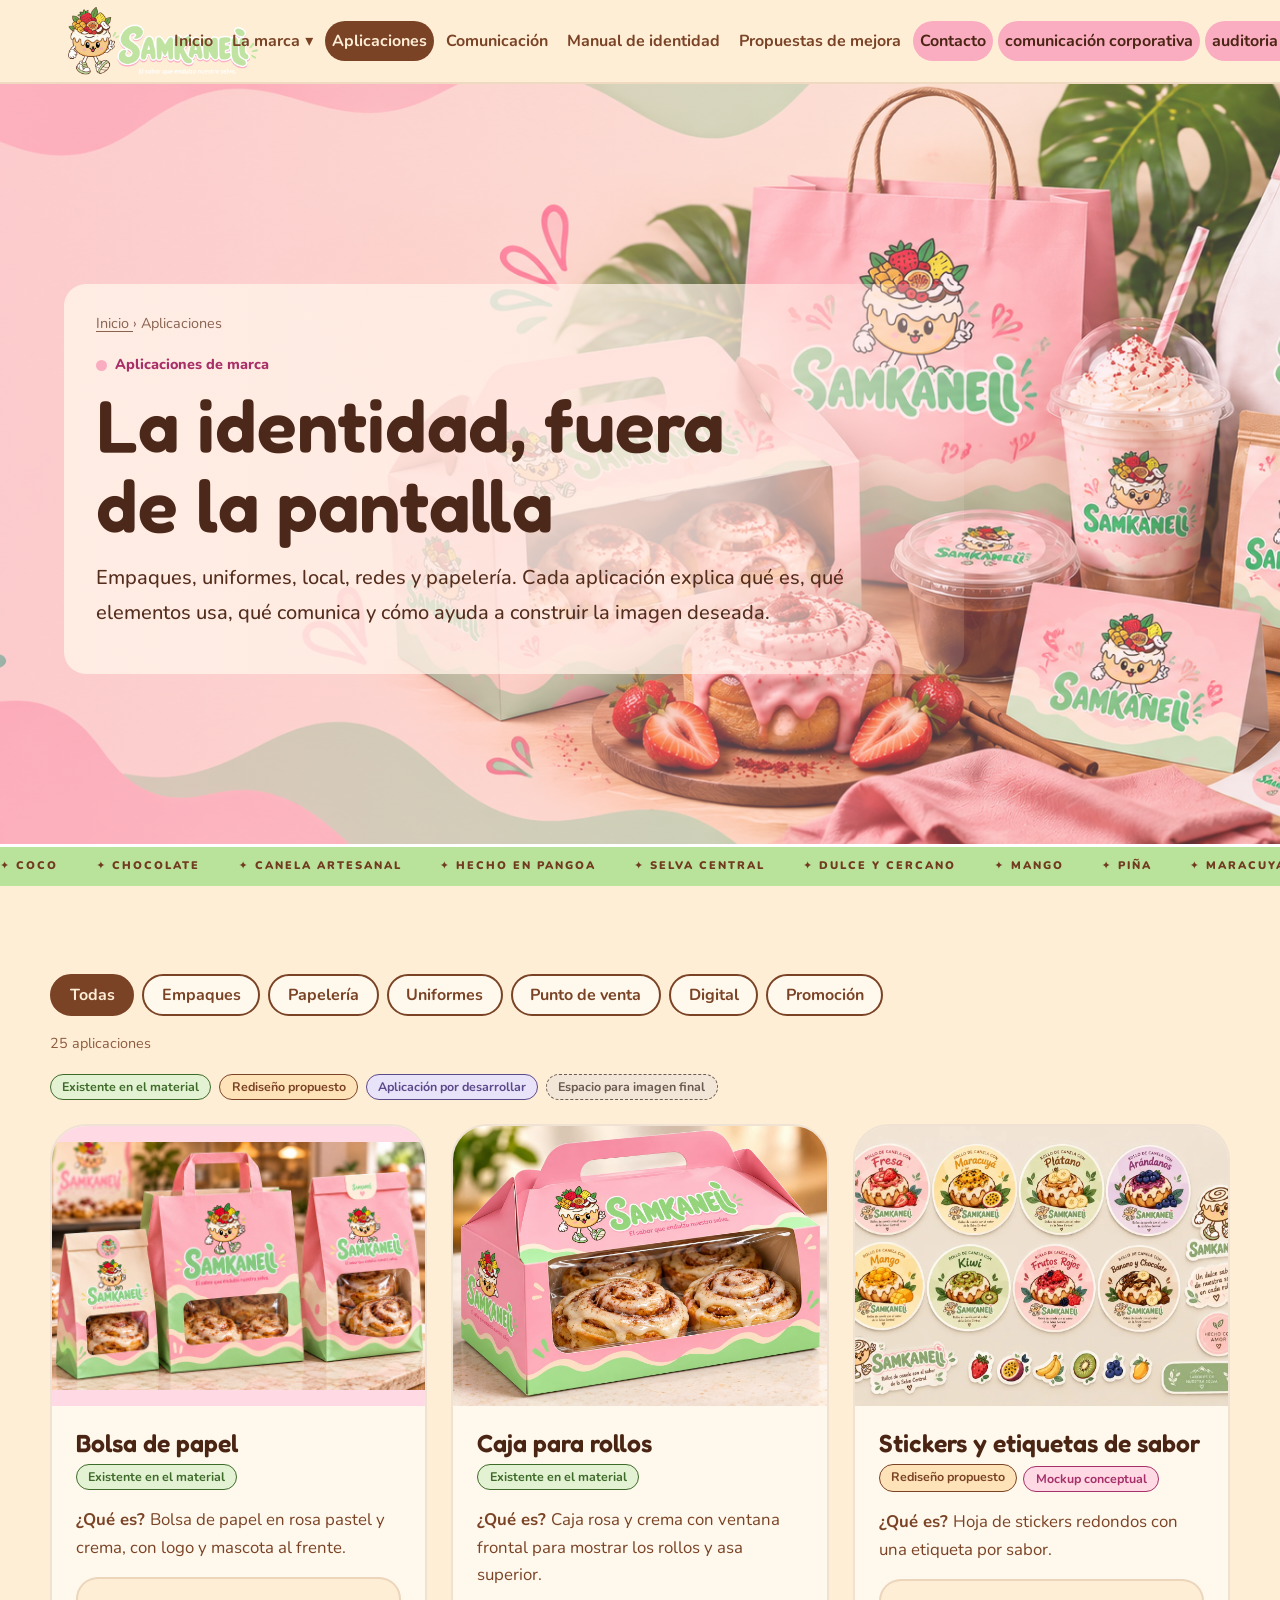
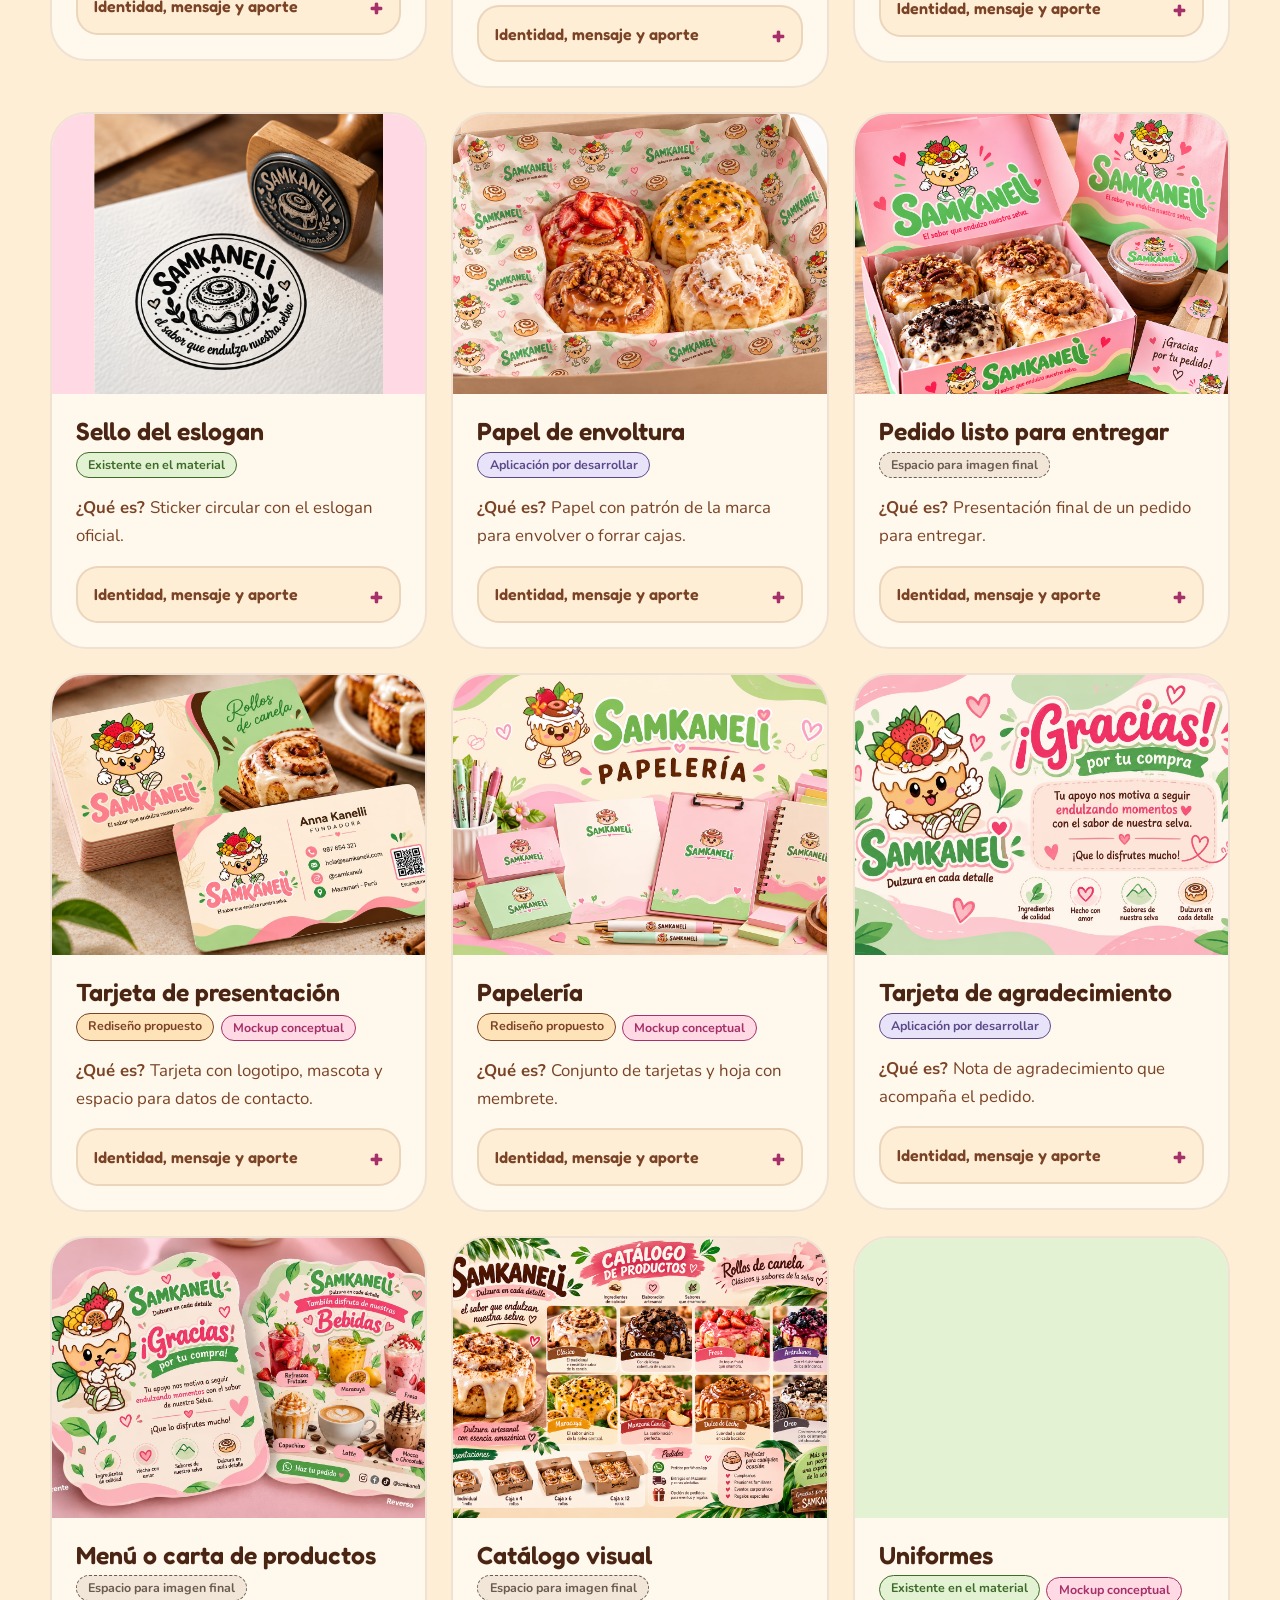
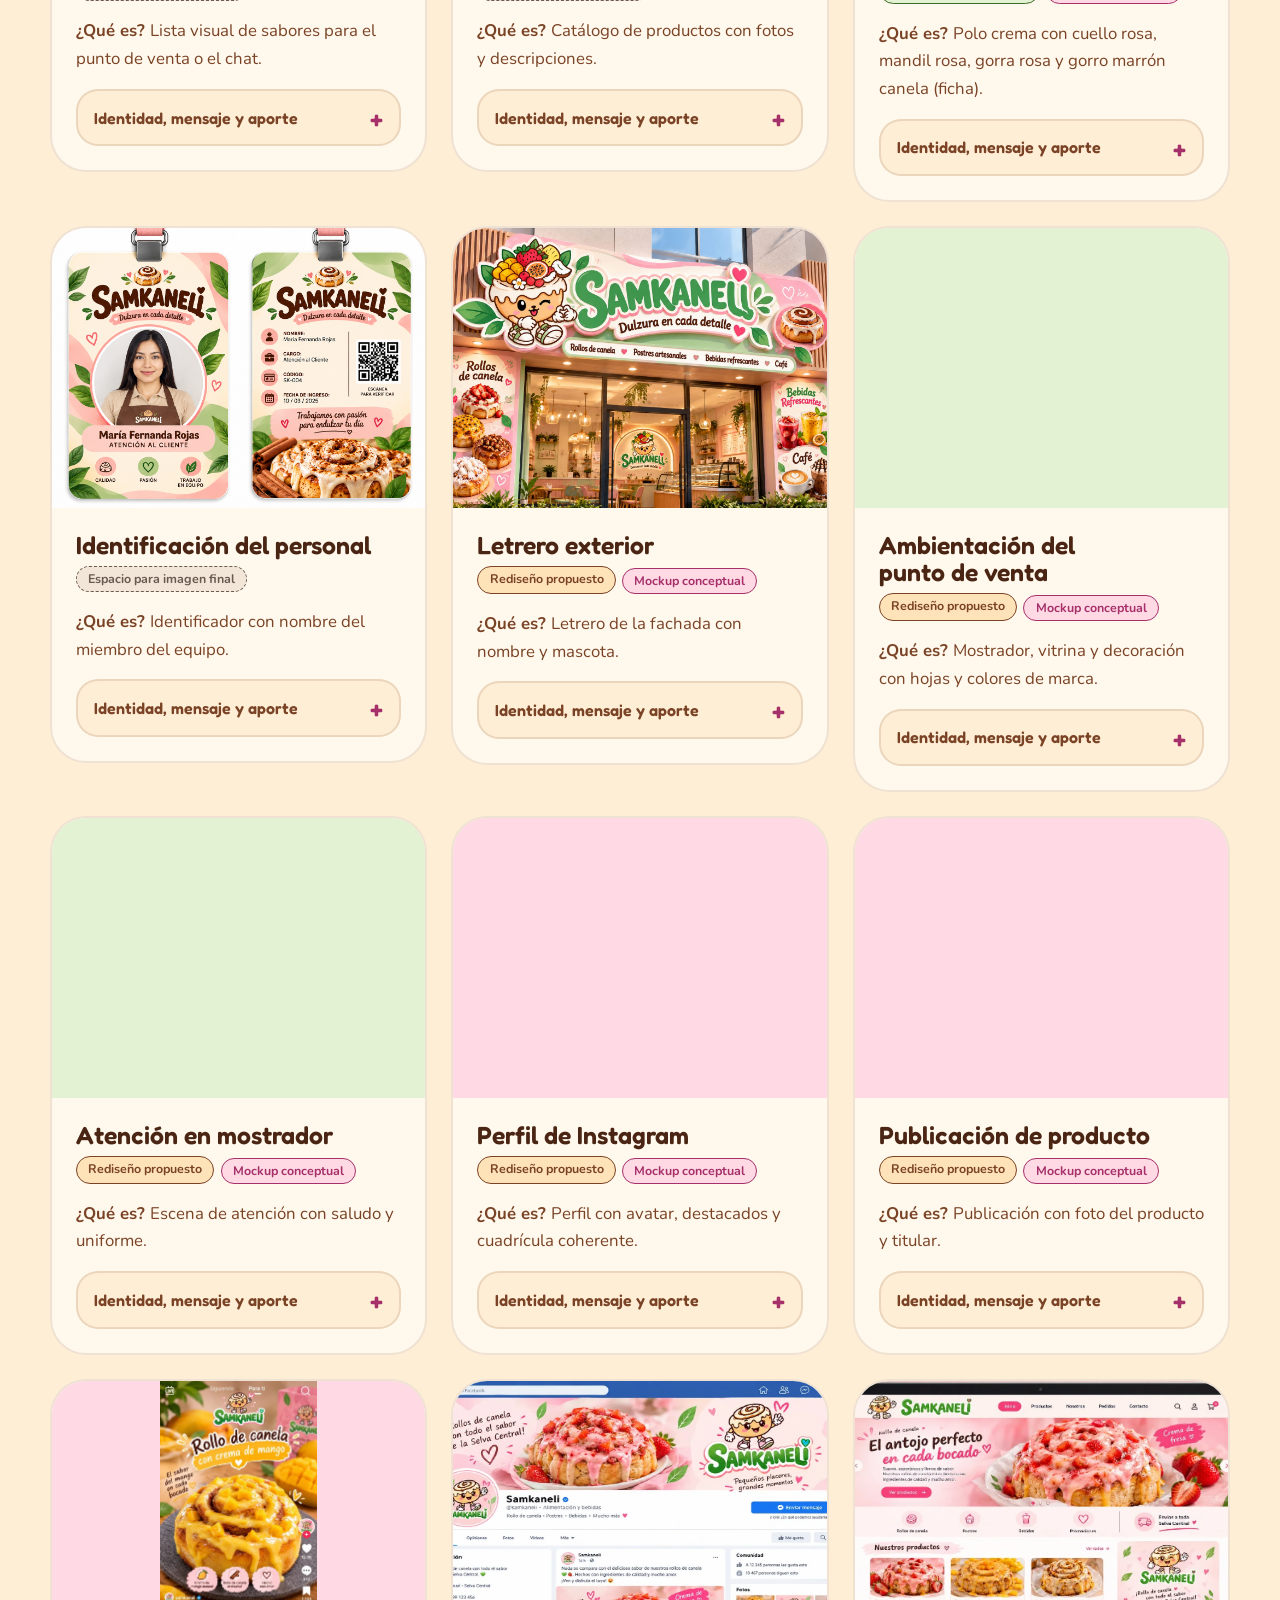
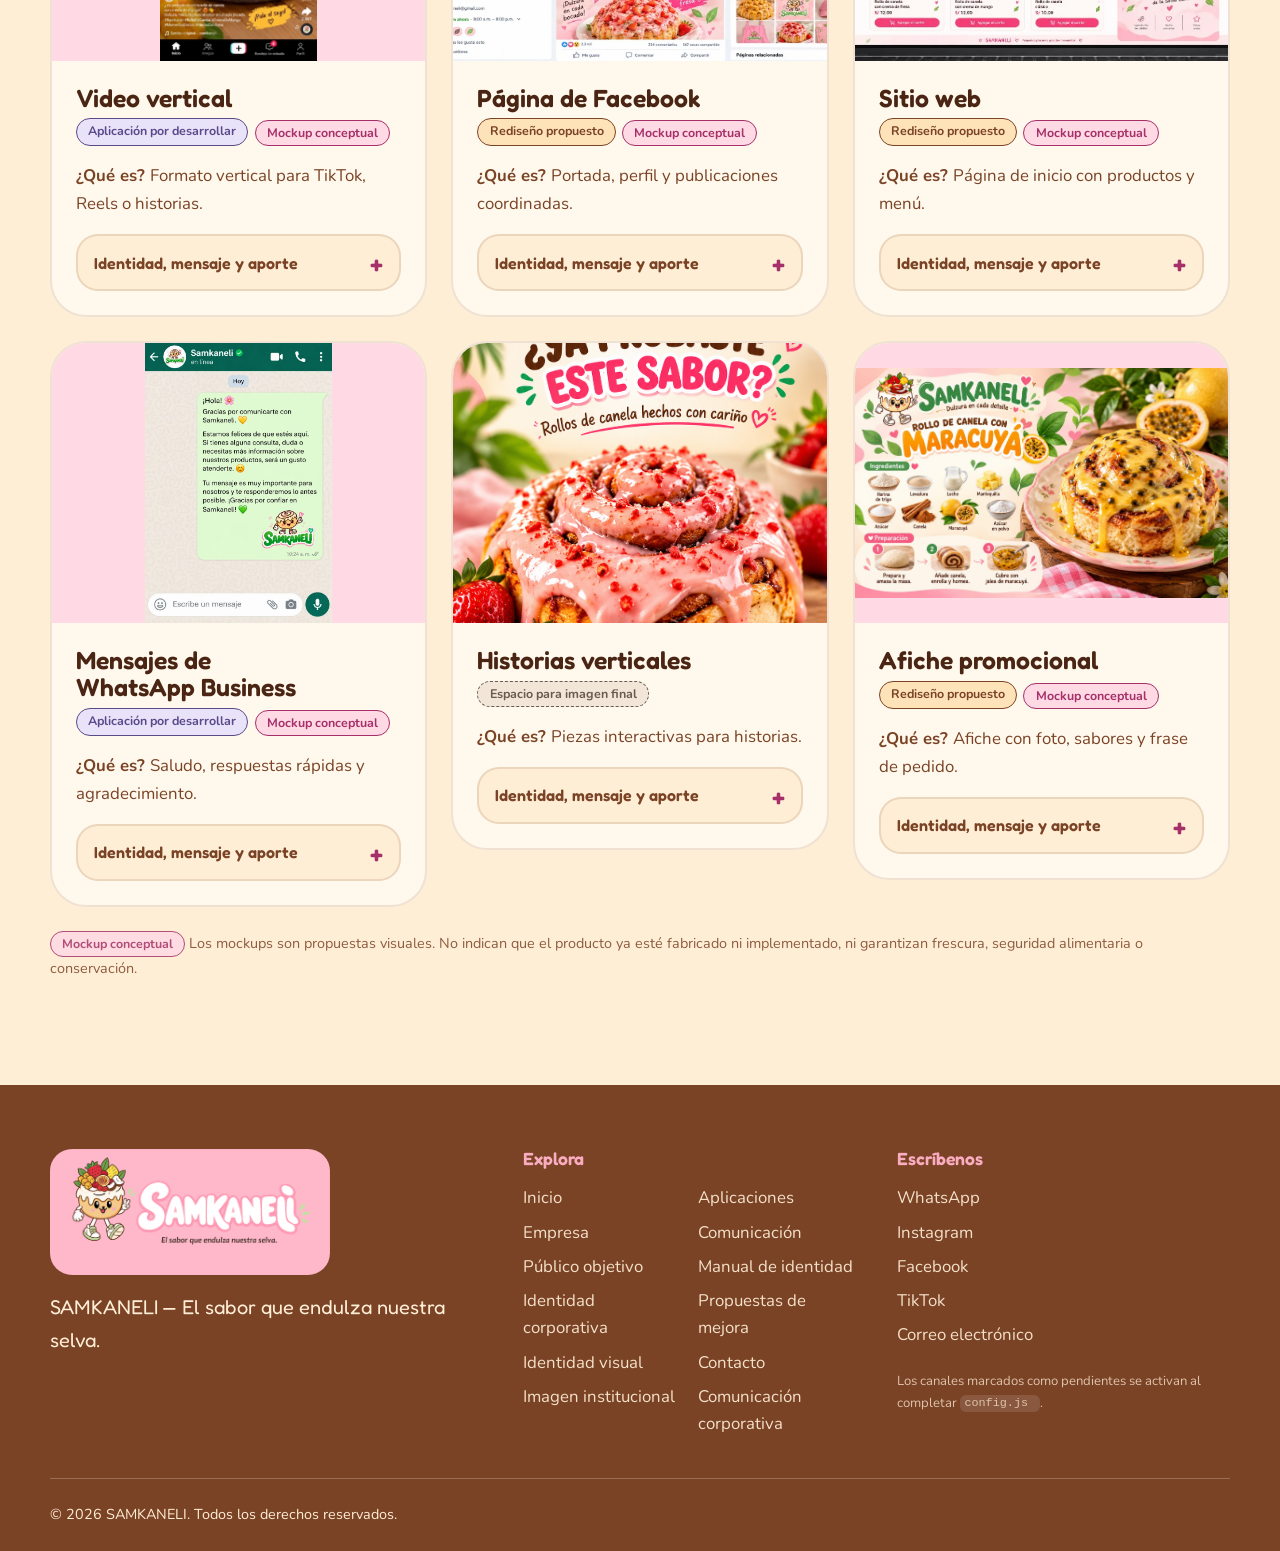
<file: aplicaciones/aplicaciones.html>
<!DOCTYPE html>
<html lang="es">
 <head>
  <meta charset="utf-8"/>
  <meta content="width=device-width, initial-scale=1" name="viewport"/>
  <title>
   Aplicaciones | SAMKANELI, empaques, uniformes, redes y m&aacute;s
  </title>
  <meta content="C&oacute;mo se aplica la identidad de SAMKANELI en bolsas, cajas, stickers, uniformes, local, redes sociales y papeler&iacute;a. Mockups conceptuales." name="description"/>
  <meta content="#FFEED6" name="theme-color"/>
  <meta content="Aplicaciones | SAMKANELI, empaques, uniformes, redes y m&aacute;s" property="og:title"/>
  <meta content="C&oacute;mo se aplica la identidad de SAMKANELI en bolsas, cajas, stickers, uniformes, local, redes sociales y papeler&iacute;a. Mockups conceptuales." property="og:description"/>
  <meta content="website" property="og:type"/>
  <link href="../img/mascota/mascota.png" rel="icon" type="image/png"/>
  <link href="https://fonts.googleapis.com" rel="preconnect"/>
  <link crossorigin="" href="https://fonts.gstatic.com" rel="preconnect"/>
  <!-- Fuentes opcionales: si no hay internet se usa la pila de respaldo definida en global.css -->
  <link href="https://fonts.googleapis.com/css2?family=Fredoka:wght@500;600;700&amp;family=Nunito:wght@400;600;700;800&amp;display=swap" rel="stylesheet"/>
  <link href="../global.css" rel="stylesheet"/>
  <link href="../aplicaciones/aplicaciones.css" rel="stylesheet"/>
  <script>
   document.documentElement.classList.add("js")
  </script>
 </head>
 <body data-page="aplicaciones">
  <a class="skip" href="#contenido">
   Saltar al contenido
  </a>
  <header class="site-header">
   <div class="bar">
    <a aria-label="SAMKANELI, ir al inicio" class="brand" href="../index.html">
     <img alt="SAMKANELI, el sabor que endulza nuestra selva" height="433" src="../img/logo/imagotipo-transparente.png" width="1200"/>
    </a>
    <button aria-controls="menu" aria-expanded="false" aria-label="Abrir men&uacute;" class="nav-toggle" type="button">
     <span>
     </span>
     <span>
     </span>
     <span>
     </span>
    </button>
    <nav aria-label="Navegaci&oacute;n principal" class="nav" id="menu">
     <ul>
      <li>
       <a href="../index.html">
        Inicio
       </a>
      </li>
      <li class="has-sub">
       <button aria-expanded="false" aria-haspopup="true" class="sub-btn" type="button">
        La marca
        <span aria-hidden="true">
         &dtrif;
        </span>
       </button>
       <ul class="sub">
        <li>
         <a href="../empresa/empresa.html">
          Empresa
         </a>
        </li>
        <li>
         <a href="../publico-objetivo/publico-objetivo.html">
          P&uacute;blico objetivo
         </a>
        </li>
        <li>
         <a href="../identidad-corporativa/identidad-corporativa.html">
          Identidad corporativa
         </a>
        </li>
        <li>
         <a href="../identidad-visual/identidad-visual.html">
          Identidad visual
         </a>
        </li>
        <li>
         <a href="../imagen-institucional/imagen-institucional.html">
          Imagen institucional
         </a>
        </li>
       </ul>
      </li>
      <li>
       <a aria-current="page" href="../aplicaciones/aplicaciones.html">
        Aplicaciones
       </a>
      </li>
      <li>
       <a href="../comunicacion/comunicacion.html">
        Comunicaci&oacute;n
       </a>
      </li>
      <li>
       <a href="../manual-identidad/manual-identidad.html">
        Manual de identidad
       </a>
      </li>
      <li>
       <a href="../propuestas/propuestas.html">
        Propuestas de mejora
       </a>
      </li>
      <li>
       <a class="nav-cta" href="../contacto/contacto.html">
        Contacto
       </a>
      </li>
      <li>
        <a href="../comunicación-corporativa/comunicación-corporativa.html" class="nav-cta">
comunicación corporativa
        </a>
      </li>
      <li>
        <a href="../auditoria-imagen/auditoria-imagen.html" class="nav-cta">
auditoria de imagen
        </a>
      </li>
     </ul>
    </nav>
   </div>

  </header>
  <main id="contenido">
   <section class="pagehead">
    <div class="wrap split">
     <div>
      <p class="crumbs">
       <a href="../index.html">
        Inicio
       </a>
       &rsaquo; Aplicaciones
      </p>
      <p class="eyebrow">
       Aplicaciones de marca
      </p>
      <h1>
       La identidad, fuera de la pantalla
      </h1>
      <p class="lead">
       Empaques, uniformes, local, redes y papeler&iacute;a. Cada aplicaci&oacute;n explica qu&eacute; es, qu&eacute; elementos usa, qu&eacute; comunica y c&oacute;mo ayuda a construir la imagen deseada.
      </p>
     </div>
    

<div class="pagehead-visual pagehead-fondo" aria-hidden="true">
  <img
    src="../img/mockups/fondo-aplicaciones.png"
    alt="Imagen decorativa de rollos de canela de SAMKANELI"
  >
</div>
   </section>

   <div class="franja-sabores" aria-label="Sabores e identidad de SAMKANELI">
    <div class="franja-sabores-pista">
      <span>✦ COCO</span><span>✦ CHOCOLATE</span><span>✦ CANELA ARTESANAL</span>
      <span>✦ HECHO EN PANGOA</span><span>✦ SELVA CENTRAL</span><span>✦ DULCE Y CERCANO</span>
      <span>✦ MANGO</span><span>✦ PIÑA</span><span>✦ MARACUYÁ</span><span>✦ CAMU CAMU</span>
      <span>✦ COCO</span><span>✦ CHOCOLATE</span><span>✦ CANELA ARTESANAL</span>
      <span>✦ HECHO EN PANGOA</span><span>✦ SELVA CENTRAL</span><span>✦ DULCE Y CERCANO</span>
      <span>✦ MANGO</span><span>✦ PIÑA</span><span>✦ MARACUYÁ</span><span>✦ CAMU CAMU</span>
    </div>
  </div>
  
   <section class="sec" id="galeria">
    <div class="wrap">
     <div aria-label="Filtrar aplicaciones por categor&iacute;a" class="filters" data-filter-group="#apps-grid" role="group">
      <button aria-pressed="true" class="chip" data-filter="todas" type="button">
       Todas
      </button>
      <button aria-pressed="false" class="chip" data-filter="empaque" type="button">
       Empaques
      </button>
      <button aria-pressed="false" class="chip" data-filter="papeleria" type="button">
       Papeler&iacute;a
      </button>
      <button aria-pressed="false" class="chip" data-filter="uniformes" type="button">
       Uniformes
      </button>
      <button aria-pressed="false" class="chip" data-filter="local" type="button">
       Punto de venta
      </button>
      <button aria-pressed="false" class="chip" data-filter="digital" type="button">
       Digital
      </button>
      <button aria-pressed="false" class="chip" data-filter="promo" type="button">
       Promoci&oacute;n
      </button>
     </div>
     <p aria-live="polite" class="muted" data-filter-count="">
      25 aplicaciones
     </p>
     <ul class="legend-s">
      <li>
       <span class="badge b-existente">
        Existente en el material
       </span>
      </li>
      <li>
       <span class="badge b-redisenio">
        Redise&ntilde;o propuesto
       </span>
      </li>
      <li>
       <span class="badge b-desarrollar">
        Aplicaci&oacute;n por desarrollar
       </span>
      </li>
      <li>
       <span class="badge b-espacio">
        Espacio para imagen final
       </span>
      </li>
     </ul>
     <div class="apps" id="apps-grid">
      <article class="app" data-cat="empaque">
       <div class="app-media">
        <img alt="Mockup de bolsa de papel rosa y crema con el logotipo y la mascota" class="fit-contain" data-caption="Bolsa de papel. Bolsa de papel en rosa pastel y crema, con logo y mascota al frente." data-group="apps" data-lightbox="" decoding="async" height="1067" loading="lazy" src="../img/mockups/bolsa-papel.jpeg" width="1000"/>
       </div>
       <div class="app-body">
        <h3>
         Bolsa de papel
        </h3>
        <p class="app-st">
         <span class="badge b-existente">
          Existente en el material
         </span>
        </p>
        <p>
         <strong>
          &iquest;Qu&eacute; es?
         </strong>
         Bolsa de papel en rosa pastel y crema, con logo y mascota al frente.
        </p>
        <details class="acc">
         <summary>
          Identidad, mensaje y aporte
         </summary>
         <div>
          <p>
           <strong>
            Elementos de identidad:
           </strong>
           Logotipo, mascota, rosa y crema, hojas y corazones verdes y rosas.
          </p>
          <p>
           <strong>
            Qu&eacute; comunica:
           </strong>
           Dulzura y un toque natural.
          </p>
          <p>
           <strong>
            C&oacute;mo contribuye a la percepci&oacute;n deseada:
           </strong>
           Hace reconocible la marca desde la entrega del producto.
          </p>
         </div>
        </details>
       </div>
    
      </article>
      <article class="app" data-cat="empaque">
       <div class="app-media">
        <img alt="Mockup de caja rosa con ventana frontal y asa para rollos de canela" class="fit-cover" data-caption="Caja para rollos. Caja rosa y crema con ventana frontal para mostrar los rollos y asa superior." data-group="apps" data-lightbox="" decoding="async" height="866" loading="lazy" src="../img/mockups/caja-rollos.jpeg" width="1300"/>
       </div>
       <div class="app-body">
        <h3>
         Caja para rollos
        </h3>
        <p class="app-st">
         <span class="badge b-existente">
          Existente en el material
         </span>
        </p>
        <p>
         <strong>
          &iquest;Qu&eacute; es?
         </strong>
         Caja rosa y crema con ventana frontal para mostrar los rollos y asa superior.
        </p>
        <details class="acc">
         <summary>
          Identidad, mensaje y aporte
         </summary>
         <div>
          <p>
           <strong>
            Elementos de identidad:
           </strong>
           Logotipo, mascota, paleta y hojas.
          </p>
          <p>
           <strong>
            Qu&eacute; comunica:
           </strong>
           Antojo (se ven los rollos) y cuidado.
          </p>
          <p>
           <strong>
            C&oacute;mo contribuye a la percepci&oacute;n deseada:
           </strong>
           Refuerza el reconocimiento al entregar. No garantiza conservaci&oacute;n ni seguridad alimentaria.
          </p>
         </div>
        </details>
       </div>
      </article>
      <article class="app" data-cat="empaque">
       <div class="app-media">
        <img alt="Hoja de stickers circulares con etiquetas de distintos sabores y frutas" class="fit-cover" data-caption="Stickers y etiquetas de sabor. Hoja de stickers redondos con una etiqueta por sabor." data-group="apps" data-lightbox="" decoding="async" height="866" loading="lazy" src="../img/mockups/stickers-etiquetas.webp" width="1300"/>
       </div>
       <div class="app-body">
        <h3>
         Stickers y etiquetas de sabor
        </h3>
        <p class="app-st">
         <span class="badge b-redisenio">
          Redise&ntilde;o propuesto
         </span>
         <span class="mk">
          <span class="badge b-mockup">
           Mockup conceptual
          </span>
         </span>
        </p>
        <p>
         <strong>
          &iquest;Qu&eacute; es?
         </strong>
         Hoja de stickers redondos con una etiqueta por sabor.
        </p>
        <details class="acc">
         <summary>
          Identidad, mensaje y aporte
         </summary>
         <div>
          <p>
           <strong>
            Elementos de identidad:
           </strong>
           Mascota, colores por fruta, tipograf&iacute;a redondeada y frutas ilustradas.
          </p>
          <p>
           <strong>
            Qu&eacute; comunica:
           </strong>
           Variedad y creatividad.
          </p>
          <p>
           <strong>
            C&oacute;mo contribuye a la percepci&oacute;n deseada:
           </strong>
           Diferencia cada sabor y cierra el empaque con la identidad.
          </p>
         </div>
        </details>
       </div>
      </article>
      <article class="app" data-cat="empaque">
       <div class="app-media">
        <img alt="Sello circular rosa con el eslogan El sabor que endulza nuestra selva" class="fit-contain" data-caption="Sello del eslogan. Sticker circular con el eslogan oficial." data-group="apps" data-lightbox="" decoding="async" height="900" loading="lazy" src="../img/mockups/sello.png" width="900"/>
       </div>
       <div class="app-body">
        <h3>
         Sello del eslogan
        </h3>
        <p class="app-st">
         <span class="badge b-existente">
          Existente en el material
         </span>
        </p>
        <p>
         <strong>
          &iquest;Qu&eacute; es?
         </strong>
         Sticker circular con el eslogan oficial.
        </p>
        <details class="acc">
         <summary>
          Identidad, mensaje y aporte
         </summary>
         <div>
          <p>
           <strong>
            Elementos de identidad:
           </strong>
           Tipograf&iacute;a redondeada, rosa, marr&oacute;n y corazones.
          </p>
          <p>
           <strong>
            Qu&eacute; comunica:
           </strong>
           Calidez y mensaje de marca.
          </p>
          <p>
           <strong>
            C&oacute;mo contribuye a la percepci&oacute;n deseada:
           </strong>
           Sirve de sello de cierre y refuerza el eslogan.
          </p>
         </div>
        </details>
       </div>
      </article>
      <article class="app" data-cat="empaque">
       <div class="app-media">
      
<img
  src="../img/mockups/envultura.jpeg"
  alt="Catálogo visual de SAMKANELI con fotografías de los sabores"
  width="1300"
  height="866"
  loading="lazy"
  decoding="async"
  class="fit-cover"
  data-lightbox
  data-group="apps"
  data-caption="Catálogo visual de SAMKANELI"
>

       </div>
       <div class="app-body">
        <h3>
         Papel de envoltura
        </h3>
        <p class="app-st">
         <span class="badge b-desarrollar">
          Aplicaci&oacute;n por desarrollar
         </span>
        </p>
        <p>
         <strong>
          &iquest;Qu&eacute; es?
         </strong>
         Papel con patr&oacute;n de la marca para envolver o forrar cajas.
        </p>
        <details class="acc">
         <summary>
          Identidad, mensaje y aporte
         </summary>
         <div>
          <p>
           <strong>
            Elementos de identidad:
           </strong>
           Mascota, hojas, espirales y paleta.
          </p>
          <p>
           <strong>
            Qu&eacute; comunica:
           </strong>
           Detalle y cuidado.
          </p>
          <p>
           <strong>
            C&oacute;mo contribuye a la percepci&oacute;n deseada:
           </strong>
           Hace memorable el momento de abrir el pedido.
          </p>
         </div>
        </details>
       </div>
      </article>
      <article class="app" data-cat="empaque">
       <div class="app-media">
     <img
  src="../img/mockups/paquete.png"
  alt="Catálogo visual de SAMKANELI con fotografías de los sabores"
  width="1300"
  height="866"
  loading="lazy"
  decoding="async"
  class="fit-cover"
  data-lightbox
  data-group="apps"
  data-caption="Catálogo visual de SAMKANELI"
>

       </div>
       <div class="app-body">
        <h3>
         Pedido listo para entregar
        </h3>
        <p class="app-st">
         <span class="badge b-espacio">
          Espacio para imagen final
         </span>
        </p>
        <p>
         <strong>
          &iquest;Qu&eacute; es?
         </strong>
         Presentaci&oacute;n final de un pedido para entregar.
        </p>
        <details class="acc">
         <summary>
          Identidad, mensaje y aporte
         </summary>
         <div>
          <p>
           <strong>
            Elementos de identidad:
           </strong>
           Todos los elementos de empaque juntos.
          </p>
          <p>
           <strong>
            Qu&eacute; comunica:
           </strong>
           Orden y atenci&oacute;n al detalle.
          </p>
          <p>
           <strong>
            C&oacute;mo contribuye a la percepci&oacute;n deseada:
           </strong>
           Muestra la coherencia del conjunto.
          </p>
         </div>
        </details>
       </div>
      </article>
      <article class="app" data-cat="papeleria">
       <div class="app-media">
        <img alt="Tarjetas de presentaci&oacute;n crema y verde con la mascota y datos de contacto" class="fit-cover" data-caption="Tarjeta de presentaci&oacute;n. Tarjeta con logotipo, mascota y espacio para datos de contacto." data-group="apps" data-lightbox="" decoding="async" height="731" loading="lazy" src="../img/mockups/tarjeta-presentacion.jpeg" width="1097"/>
       </div>
       <div class="app-body">
        <h3>
         Tarjeta de presentaci&oacute;n
        </h3>
        <p class="app-st">
         <span class="badge b-redisenio">
          Redise&ntilde;o propuesto
         </span>
         <span class="mk">
          <span class="badge b-mockup">
           Mockup conceptual
          </span>
         </span>
        </p>
        <p>
         <strong>
          &iquest;Qu&eacute; es?
         </strong>
         Tarjeta con logotipo, mascota y espacio para datos de contacto.
        </p>
        <details class="acc">
         <summary>
          Identidad, mensaje y aporte
         </summary>
         <div>
          <p>
           <strong>
            Elementos de identidad:
           </strong>
           Logotipo, mascota, crema y verde.
          </p>
          <p>
           <strong>
            Qu&eacute; comunica:
           </strong>
           Cercan&iacute;a y orden.
          </p>
          <p>
           <strong>
            C&oacute;mo contribuye a la percepci&oacute;n deseada:
           </strong>
           Facilita el recuerdo y el contacto. Los datos de la tarjeta son de ejemplo.
          </p>
         </div>
        </details>
       </div>
      </article>
      <article class="app" data-cat="papeleria">
       <div class="app-media">
        <img alt="Tarjetas, hoja membretada y portapapeles con la identidad de SAMKANELI" class="fit-cover" data-caption="Papeler&iacute;a. Conjunto de tarjetas y hoja con membrete." data-group="apps" data-lightbox="" decoding="async" height="1024" loading="lazy" src="../img/mockups/papeleria.jpeg" width="1536"/>
       </div>
       <div class="app-body">
        <h3>
         Papeler&iacute;a
        </h3>
        <p class="app-st">
         <span class="badge b-redisenio">
          Redise&ntilde;o propuesto
         </span>
         <span class="mk">
          <span class="badge b-mockup">
           Mockup conceptual
          </span>
         </span>
        </p>
        <p>
         <strong>
          &iquest;Qu&eacute; es?
         </strong>
         Conjunto de tarjetas y hoja con membrete.
        </p>
        <details class="acc">
         <summary>
          Identidad, mensaje y aporte
         </summary>
         <div>
          <p>
           <strong>
            Elementos de identidad:
           </strong>
           Logotipo, mascota, ondas rosa y verde.
          </p>
          <p>
           <strong>
            Qu&eacute; comunica:
           </strong>
           Profesionalismo c&aacute;lido.
          </p>
          <p>
           <strong>
            C&oacute;mo contribuye a la percepci&oacute;n deseada:
           </strong>
           Mantiene la identidad en documentos y tr&aacute;mites.
          </p>
         </div>
        </details>
       </div>
      </article>
      <article class="app" data-cat="papeleria">
       <div class="app-media">
        <img
  src="../img/mockups/tarjeta.jpeg"
  alt="Catálogo visual de SAMKANELI con fotografías de los sabores"
  width="1300"
  height="866"
  loading="lazy"
  decoding="async"
  class="fit-cover"
  data-lightbox
  data-group="apps"
  data-caption="Catálogo visual de SAMKANELI"
>

       </div>
       <div class="app-body">
        <h3>
         Tarjeta de agradecimiento
        </h3>
        <p class="app-st">
         <span class="badge b-desarrollar">
          Aplicaci&oacute;n por desarrollar
         </span>
        </p>
        <p>
         <strong>
          &iquest;Qu&eacute; es?
         </strong>
         Nota de agradecimiento que acompa&ntilde;a el pedido.
        </p>
        <details class="acc">
         <summary>
          Identidad, mensaje y aporte
         </summary>
         <div>
          <p>
           <strong>
            Elementos de identidad:
           </strong>
           Mascota, eslogan y paleta.
          </p>
          <p>
           <strong>
            Qu&eacute; comunica:
           </strong>
           Gratitud y cercan&iacute;a.
          </p>
          <p>
           <strong>
            C&oacute;mo contribuye a la percepci&oacute;n deseada:
           </strong>
           Crea un v&iacute;nculo y ayuda a que se recuerde la marca.
          </p>
         </div>
        </details>
       </div>
      </article>
      <article class="app" data-cat="papeleria">
       <div class="app-media">
      <img
  src="../img/mockups/carta.jpeg"
  alt="Catálogo visual de SAMKANELI con fotografías de los sabores"
  width="1300"
  height="866"
  loading="lazy"
  decoding="async"
  class="fit-cover"
  data-lightbox
  data-group="apps"
  data-caption="Catálogo visual de SAMKANELI"
>

       </div>
       <div class="app-body">
        <h3>
         Men&uacute; o carta de productos
        </h3>
        <p class="app-st">
         <span class="badge b-espacio">
          Espacio para imagen final
         </span>
        </p>
        <p>
         <strong>
          &iquest;Qu&eacute; es?
         </strong>
         Lista visual de sabores para el punto de venta o el chat.
        </p>
        <details class="acc">
         <summary>
          Identidad, mensaje y aporte
         </summary>
         <div>
          <p>
           <strong>
            Elementos de identidad:
           </strong>
           Fotograf&iacute;a, tipograf&iacute;a redondeada y etiquetas de sabor.
          </p>
          <p>
           <strong>
            Qu&eacute; comunica:
           </strong>
           Claridad y antojo.
          </p>
          <p>
           <strong>
            C&oacute;mo contribuye a la percepci&oacute;n deseada:
           </strong>
           Ayuda a elegir sin complicaciones.
          </p>
         </div>
        </details>
       </div>
      </article>
      <article class="app" data-cat="papeleria">
       <div class="app-media">
     
<img
  src="../img/mockups/catalogo.png"
  alt="Catálogo visual de SAMKANELI con fotografías de los sabores"
  width="1300"
  height="866"
  loading="lazy"
  decoding="async"
  class="fit-cover"
  data-lightbox
  data-group="apps"
  data-caption="Catálogo visual de SAMKANELI"
>

       </div>
       <div class="app-body">
        <h3>
         Cat&aacute;logo visual
        </h3>
        <p class="app-st">
         <span class="badge b-espacio">
          Espacio para imagen final
         </span>
        </p>
        <p>
         <strong>
          &iquest;Qu&eacute; es?
         </strong>
         Cat&aacute;logo de productos con fotos y descripciones.
        </p>
        <details class="acc">
         <summary>
          Identidad, mensaje y aporte
         </summary>
         <div>
          <p>
           <strong>
            Elementos de identidad:
           </strong>
           Fotograf&iacute;a gastron&oacute;mica, paleta y etiquetas.
          </p>
          <p>
           <strong>
            Qu&eacute; comunica:
           </strong>
           Orden y variedad.
          </p>
          <p>
           <strong>
            C&oacute;mo contribuye a la percepci&oacute;n deseada:
           </strong>
           Facilita consultar y decidir.
          </p>
         </div>
        </details>
       </div>
      </article>
      <article class="app" data-cat="uniformes">
       <div class="app-media">
        <img alt="Polo crema, mandil rosa, gorra rosa y gorro de cocina marr&oacute;n con el logotipo" class="fit-cover" data-caption="Uniformes. Polo crema con cuello rosa, mandil rosa, gorra rosa y gorro marr&oacute;n canela (ficha)." data-group="apps" data-lightbox="" decoding="async" height="614" loading="lazy" src="../img/mockups/uniformes.jpeg" width="1092"/>
       </div>
       <div class="app-body">
        <h3>
         Uniformes
        </h3>
        <p class="app-st">
         <span class="badge b-existente">
          Existente en el material
         </span>
         <span class="mk">
          <span class="badge b-mockup">
           Mockup conceptual
          </span>
         </span>
        </p>
        <p>
         <strong>
          &iquest;Qu&eacute; es?
         </strong>
         Polo crema con cuello rosa, mandil rosa, gorra rosa y gorro marr&oacute;n canela (ficha).
        </p>
        <details class="acc">
         <summary>
          Identidad, mensaje y aporte
         </summary>
         <div>
          <p>
           <strong>
            Elementos de identidad:
           </strong>
           Logotipo, mascota, crema, rosa y marr&oacute;n.
          </p>
          <p>
           <strong>
            Qu&eacute; comunica:
           </strong>
           Equipo coordinado y amable.
          </p>
          <p>
           <strong>
            C&oacute;mo contribuye a la percepci&oacute;n deseada:
           </strong>
           Identifica al personal y proyecta una imagen unificada.
          </p>
         </div>
        </details>
       </div>
      </article>
      <article class="app" data-cat="uniformes">
       <div class="app-media">
        <img
  src="../img/mockups/identificacion.png"
  alt="Catálogo visual de SAMKANELI con fotografías de los sabores"
  width="1300"
  height="866"
  loading="lazy"
  decoding="async"
  class="fit-cover"
  data-lightbox
  data-group="apps"
  data-caption="Catálogo visual de SAMKANELI"
>

       </div>
       <div class="app-body">
        <h3>
         Identificaci&oacute;n del personal
        </h3>
        <p class="app-st">
         <span class="badge b-espacio">
          Espacio para imagen final
         </span>
        </p>
        <p>
         <strong>
          &iquest;Qu&eacute; es?
         </strong>
         Identificador con nombre del miembro del equipo.
        </p>
        <details class="acc">
         <summary>
          Identidad, mensaje y aporte
         </summary>
         <div>
          <p>
           <strong>
            Elementos de identidad:
           </strong>
           Mascota y tipograf&iacute;a redondeada.
          </p>
          <p>
           <strong>
            Qu&eacute; comunica:
           </strong>
           Cercan&iacute;a y confianza.
          </p>
          <p>
           <strong>
            C&oacute;mo contribuye a la percepci&oacute;n deseada:
           </strong>
           Permite que el cliente sepa con qui&eacute;n habla.
          </p>
         </div>
        </details>
       </div>
      </article>
      <article class="app" data-cat="local">
       <div class="app-media">
        <img alt="Mockup de fachada con letrero rosa y verde con el nombre y la mascota" class="fit-cover" data-caption="Letrero exterior. Letrero de la fachada con nombre y mascota." data-group="apps" data-lightbox="" decoding="async" height="642" loading="lazy" src="../img/mockups/local-interior.jpeg" width="1280"/>
       </div>
       <div class="app-body">
        <h3>
         Letrero exterior
        </h3>
        <p class="app-st">
         <span class="badge b-redisenio">
          Redise&ntilde;o propuesto
         </span>
         <span class="mk">
          <span class="badge b-mockup">
           Mockup conceptual
          </span>
         </span>
        </p>
        <p>
         <strong>
          &iquest;Qu&eacute; es?
         </strong>
         Letrero de la fachada con nombre y mascota.
        </p>
        <details class="acc">
         <summary>
          Identidad, mensaje y aporte
         </summary>
         <div>
          <p>
           <strong>
            Elementos de identidad:
           </strong>
           Logotipo, rosa, verde y hojas.
          </p>
          <p>
           <strong>
            Qu&eacute; comunica:
           </strong>
           Presencia y alegr&iacute;a.
          </p>
          <p>
           <strong>
            C&oacute;mo contribuye a la percepci&oacute;n deseada:
           </strong>
           Hace reconocible el local desde la calle. Mockup: no hay local confirmado.
          </p>
         </div>
        </details>
       </div>
      </article>
      <article class="app" data-cat="local">
       <div class="app-media">
        <img alt="Mockup de interior de pasteler&iacute;a con mostrador y decoraci&oacute;n rosa y verde" class="fit-cover" data-caption="Ambientaci&oacute;n del punto de venta. Mostrador, vitrina y decoraci&oacute;n con hojas y colores de marca." data-group="apps" data-lightbox="" decoding="async" height="914" loading="lazy" src="../img/mockups/local.png" width="1000"/>
       </div>
       <div class="app-body">
        <h3>
         Ambientaci&oacute;n del punto de venta
        </h3>
        <p class="app-st">
         <span class="badge b-redisenio">
          Redise&ntilde;o propuesto
         </span>
         <span class="mk">
          <span class="badge b-mockup">
           Mockup conceptual
          </span>
         </span>
        </p>
        <p>
         <strong>
          &iquest;Qu&eacute; es?
         </strong>
         Mostrador, vitrina y decoraci&oacute;n con hojas y colores de marca.
        </p>
        <details class="acc">
         <summary>
          Identidad, mensaje y aporte
         </summary>
         <div>
          <p>
           <strong>
            Elementos de identidad:
           </strong>
           Paleta, hojas, mascota y se&ntilde;alizaci&oacute;n.
          </p>
          <p>
           <strong>
            Qu&eacute; comunica:
           </strong>
           Calidez y orden.
          </p>
          <p>
           <strong>
            C&oacute;mo contribuye a la percepci&oacute;n deseada:
           </strong>
           Traslada la identidad al espacio. Mockup conceptual.
          </p>
         </div>
        </details>
       </div>
      </article>
      <article class="app" data-cat="local">
       <div class="app-media">
        <img alt="Persona con gorra y mandil rosa saludando a una clienta frente a una vitrina de rollos" class="fit-cover" data-caption="Atenci&oacute;n en mostrador. Escena de atenci&oacute;n con saludo y uniforme." data-group="apps" data-lightbox="" decoding="async" height="1024" loading="lazy" src="../img/mockups/atencion-mostrador.webp" width="1536"/>
       </div>
       <div class="app-body">
        <h3>
         Atenci&oacute;n en mostrador
        </h3>
        <p class="app-st">
         <span class="badge b-redisenio">
          Redise&ntilde;o propuesto
         </span>
         <span class="mk">
          <span class="badge b-mockup">
           Mockup conceptual
          </span>
         </span>
        </p>
        <p>
         <strong>
          &iquest;Qu&eacute; es?
         </strong>
         Escena de atenci&oacute;n con saludo y uniforme.
        </p>
        <details class="acc">
         <summary>
          Identidad, mensaje y aporte
         </summary>
         <div>
          <p>
           <strong>
            Elementos de identidad:
           </strong>
           Uniforme, mascota y mensaje de bienvenida.
          </p>
          <p>
           <strong>
            Qu&eacute; comunica:
           </strong>
           Amabilidad.
          </p>
          <p>
           <strong>
            C&oacute;mo contribuye a la percepci&oacute;n deseada:
           </strong>
           Muestra c&oacute;mo se ver&iacute;a la atenci&oacute;n cercana. Escena conceptual.
          </p>
         </div>
        </details>
       </div>
      </article>
      <article class="app" data-cat="digital">
       <div class="app-media">
        <img alt="Mockup de perfil de Instagram con avatar, destacados y publicaciones" class="fit-contain" data-caption="Perfil de Instagram. Perfil con avatar, destacados y cuadr&iacute;cula coherente." data-group="apps" data-lightbox="" decoding="async" height="1019" loading="lazy" src="../img/mockups/instagram-perfil.webp" width="824"/>
       </div>
       <div class="app-body">
        <h3>
         Perfil de Instagram
        </h3>
        <p class="app-st">
         <span class="badge b-redisenio">
          Redise&ntilde;o propuesto
         </span>
         <span class="mk">
          <span class="badge b-mockup">
           Mockup conceptual
          </span>
         </span>
        </p>
        <p>
         <strong>
          &iquest;Qu&eacute; es?
         </strong>
         Perfil con avatar, destacados y cuadr&iacute;cula coherente.
        </p>
        <details class="acc">
         <summary>
          Identidad, mensaje y aporte
         </summary>
         <div>
          <p>
           <strong>
            Elementos de identidad:
           </strong>
           Avatar, paleta y fotograf&iacute;a.
          </p>
          <p>
           <strong>
            Qu&eacute; comunica:
           </strong>
           Orden y constancia.
          </p>
          <p>
           <strong>
            C&oacute;mo contribuye a la percepci&oacute;n deseada:
           </strong>
           Hace reconocible la marca en redes. Las cifras del mockup son ilustrativas.
          </p>
         </div>
        </details>
       </div>
      </article>
      <article class="app" data-cat="digital">
       <div class="app-media">
        <img alt="Mockup de publicaci&oacute;n de Instagram con un rollo de fresa y el t&iacute;tulo Rollo de canela con sabor a fresa" class="fit-contain" data-caption="Publicaci&oacute;n de producto. Publicaci&oacute;n con foto del producto y titular." data-group="apps" data-lightbox="" decoding="async" height="965" loading="lazy" src="../img/mockups/instagram-publicacion.webp" width="644"/>
       </div>
       <div class="app-body">
        <h3>
         Publicaci&oacute;n de producto
        </h3>
        <p class="app-st">
         <span class="badge b-redisenio">
          Redise&ntilde;o propuesto
         </span>
         <span class="mk">
          <span class="badge b-mockup">
           Mockup conceptual
          </span>
         </span>
        </p>
        <p>
         <strong>
          &iquest;Qu&eacute; es?
         </strong>
         Publicaci&oacute;n con foto del producto y titular.
        </p>
        <details class="acc">
         <summary>
          Identidad, mensaje y aporte
         </summary>
         <div>
          <p>
           <strong>
            Elementos de identidad:
           </strong>
           Fotograf&iacute;a, logotipo y paleta.
          </p>
          <p>
           <strong>
            Qu&eacute; comunica:
           </strong>
           Antojo y cercan&iacute;a.
          </p>
          <p>
           <strong>
            C&oacute;mo contribuye a la percepci&oacute;n deseada:
           </strong>
           Genera curiosidad por probar.
          </p>
         </div>
        </details>
       </div>
      </article>
      <article class="app" data-cat="digital">
       <div class="app-media">
        <img alt="Mockup de video vertical con un rollo de mango y texto en pantalla" class="fit-contain" data-caption="Video vertical. Formato vertical para TikTok, Reels o historias." data-group="apps" data-lightbox="" decoding="async" height="1125" loading="lazy" src="../img/mockups/tiktok-video-vertical.webp" width="633"/>
       </div>
       <div class="app-body">
        <h3>
         Video vertical
        </h3>
        <p class="app-st">
         <span class="badge b-desarrollar">
          Aplicaci&oacute;n por desarrollar
         </span>
         <span class="mk">
          <span class="badge b-mockup">
           Mockup conceptual
          </span>
         </span>
        </p>
        <p>
         <strong>
          &iquest;Qu&eacute; es?
         </strong>
         Formato vertical para TikTok, Reels o historias.
        </p>
        <details class="acc">
         <summary>
          Identidad, mensaje y aporte
         </summary>
         <div>
          <p>
           <strong>
            Elementos de identidad:
           </strong>
           Fotograf&iacute;a, texto breve y colores.
          </p>
          <p>
           <strong>
            Qu&eacute; comunica:
           </strong>
           Alegr&iacute;a y creatividad.
          </p>
          <p>
           <strong>
            C&oacute;mo contribuye a la percepci&oacute;n deseada:
           </strong>
           Aprovecha el video corto para presentar sabores.
          </p>
         </div>
        </details>
       </div>
      </article>
      <article class="app" data-cat="digital">
       <div class="app-media">
        <img alt="Mockup de p&aacute;gina de Facebook con portada y publicaciones" class="fit-cover" data-caption="P&aacute;gina de Facebook. Portada, perfil y publicaciones coordinadas." data-group="apps" data-lightbox="" decoding="async" height="785" loading="lazy" src="../img/mockups/facebook-pagina.webp" width="1300"/>
       </div>
       <div class="app-body">
        <h3>
         P&aacute;gina de Facebook
        </h3>
        <p class="app-st">
         <span class="badge b-redisenio">
          Redise&ntilde;o propuesto
         </span>
         <span class="mk">
          <span class="badge b-mockup">
           Mockup conceptual
          </span>
         </span>
        </p>
        <p>
         <strong>
          &iquest;Qu&eacute; es?
         </strong>
         Portada, perfil y publicaciones coordinadas.
        </p>
        <details class="acc">
         <summary>
          Identidad, mensaje y aporte
         </summary>
         <div>
          <p>
           <strong>
            Elementos de identidad:
           </strong>
           Logotipo, fotograf&iacute;a y paleta.
          </p>
          <p>
           <strong>
            Qu&eacute; comunica:
           </strong>
           Presencia estable.
          </p>
          <p>
           <strong>
            C&oacute;mo contribuye a la percepci&oacute;n deseada:
           </strong>
           Mantiene la misma imagen en cada canal.
          </p>
         </div>
        </details>
       </div>
      </article>
      <article class="app" data-cat="digital">
       <div class="app-media">
        <img alt="Mockup de sitio web con un rollo de fresa y tarjetas de productos" class="fit-cover" data-caption="Sitio web. P&aacute;gina de inicio con productos y men&uacute;." data-group="apps" data-lightbox="" decoding="async" height="695" loading="lazy" src="../img/mockups/sitio-web-escritorio.webp" width="1123"/>
       </div>
       <div class="app-body">
        <h3>
         Sitio web
        </h3>
        <p class="app-st">
         <span class="badge b-redisenio">
          Redise&ntilde;o propuesto
         </span>
         <span class="mk">
          <span class="badge b-mockup">
           Mockup conceptual
          </span>
         </span>
        </p>
        <p>
         <strong>
          &iquest;Qu&eacute; es?
         </strong>
         P&aacute;gina de inicio con productos y men&uacute;.
        </p>
        <details class="acc">
         <summary>
          Identidad, mensaje y aporte
         </summary>
         <div>
          <p>
           <strong>
            Elementos de identidad:
           </strong>
           Paleta, tipograf&iacute;a y fotograf&iacute;a.
          </p>
          <p>
           <strong>
            Qu&eacute; comunica:
           </strong>
           Orden y antojo.
          </p>
          <p>
           <strong>
            C&oacute;mo contribuye a la percepci&oacute;n deseada:
           </strong>
           Concentra la informaci&oacute;n en un solo lugar.
          </p>
         </div>
        </details>
       </div>
      </article>
      <article class="app" data-cat="digital">
       <div class="app-media">
        <img alt="Mockup de conversaci&oacute;n de bienvenida por WhatsApp con la marca" class="fit-contain" data-caption="Mensajes de WhatsApp Business. Saludo, respuestas r&aacute;pidas y agradecimiento." data-group="apps" data-lightbox="" decoding="async" height="1048" loading="lazy" src="../img/mockups/whatsapp-bienvenida.webp" width="699"/>
       </div>
       <div class="app-body">
        <h3>
         Mensajes de WhatsApp Business
        </h3>
        <p class="app-st">
         <span class="badge b-desarrollar">
          Aplicaci&oacute;n por desarrollar
         </span>
         <span class="mk">
          <span class="badge b-mockup">
           Mockup conceptual
          </span>
         </span>
        </p>
        <p>
         <strong>
          &iquest;Qu&eacute; es?
         </strong>
         Saludo, respuestas r&aacute;pidas y agradecimiento.
        </p>
        <details class="acc">
         <summary>
          Identidad, mensaje y aporte
         </summary>
         <div>
          <p>
           <strong>
            Elementos de identidad:
           </strong>
           Tono amigable, emojis moderados y mascota.
          </p>
          <p>
           <strong>
            Qu&eacute; comunica:
           </strong>
           Cercan&iacute;a.
          </p>
          <p>
           <strong>
            C&oacute;mo contribuye a la percepci&oacute;n deseada:
           </strong>
           Convierte la consulta en una conversaci&oacute;n agradable. Conversaci&oacute;n de ejemplo.
          </p>
         </div>
        </details>
       </div>
      </article>
      <article class="app" data-cat="digital">
       <div class="app-media">
            <img
  src="../img/mockups/historia.png"
  alt="Catálogo visual de SAMKANELI con fotografías de los sabores"
  width="1300"
  height="866"
  loading="lazy"
  decoding="async"
  class="fit-cover"
  data-lightbox
  data-group="apps"
  data-caption="Catálogo visual de SAMKANELI"
>
       </div>
       <div class="app-body">
        <h3>
         Historias verticales
        </h3>
        <p class="app-st">
         <span class="badge b-espacio">
          Espacio para imagen final
         </span>
        </p>
        <p>
         <strong>
          &iquest;Qu&eacute; es?
         </strong>
         Piezas interactivas para historias.
        </p>
        <details class="acc">
         <summary>
          Identidad, mensaje y aporte
         </summary>
         <div>
          <p>
           <strong>
            Elementos de identidad:
           </strong>
           Fotograf&iacute;a, tipograf&iacute;a y paleta.
          </p>
          <p>
           <strong>
            Qu&eacute; comunica:
           </strong>
           Entusiasmo.
          </p>
          <p>
           <strong>
            C&oacute;mo contribuye a la percepci&oacute;n deseada:
           </strong>
           Invita a participar y a recordar la marca.
          </p>
         </div>
        </details>
       </div>
      </article>
      <article class="app" data-cat="promo">
       <div class="app-media">
        <img alt="Afiche con rollo de maracuy&aacute;, lista de sabores y llamada a pedir" class="fit-contain" data-caption="Afiche promocional. Afiche con foto, sabores y frase de pedido." data-group="apps" data-lightbox="" decoding="async" height="1031" loading="lazy" src="../img/mockups/afiche.jpeg" width="832"/>
       </div>
       <div class="app-body">
        <h3>
         Afiche promocional
        </h3>
        <p class="app-st">
         <span class="badge b-redisenio">
          Redise&ntilde;o propuesto
         </span>
         <span class="mk">
          <span class="badge b-mockup">
           Mockup conceptual
          </span>
         </span>
        </p>
        <p>
         <strong>
          &iquest;Qu&eacute; es?
         </strong>
         Afiche con foto, sabores y frase de pedido.
        </p>
        <details class="acc">
         <summary>
          Identidad, mensaje y aporte
         </summary>
         <div>
          <p>
           <strong>
            Elementos de identidad:
           </strong>
           Fotograf&iacute;a, logotipo y colores.
          </p>
          <p>
           <strong>
            Qu&eacute; comunica:
           </strong>
           Antojo.
          </p>
          <p>
           <strong>
            C&oacute;mo contribuye a la percepci&oacute;n deseada:
           </strong>
           Atrae en puntos f&iacute;sicos y digitales. Los sabores del afiche son un ejemplo.
          </p>
         </div>
        </details>
       </div>
      </article>
     </div>
     <p class="muted">
      <span class="badge b-mockup">
       Mockup conceptual
      </span>
      Los mockups son propuestas visuales. No indican que el producto ya est&eacute; fabricado ni implementado, ni garantizan frescura, seguridad alimentaria o conservaci&oacute;n.
     </p>
    </div>
  </main>
  <footer class="site-footer">
   <div class="wrap foot-grid">
    <div class="foot-brand">
     <img alt="SAMKANELI" class="foot-logo" decoding="async" height="541" loading="lazy" src="../img/logo/imagotipo-rosa-blanco.png" width="1200"/>
     <p class="foot-slogan">
      SAMKANELI &mdash; El sabor que endulza nuestra selva.
     </p>
    </div>
    <nav aria-label="Mapa del sitio">
     <h2 class="foot-h">
      Explora
     </h2>
     <ul class="foot-links">
      <li>
       <a href="../index.html">
        Inicio
       </a>
      </li>
      <li>
       <a href="../empresa/empresa.html">
        Empresa
       </a>
      </li>
      <li>
       <a href="../publico-objetivo/publico-objetivo.html">
        P&uacute;blico objetivo
       </a>
      </li>
      <li>
       <a href="../identidad-corporativa/identidad-corporativa.html">
        Identidad corporativa
       </a>
      </li>
      <li>
       <a href="../identidad-visual/identidad-visual.html">
        Identidad visual
       </a>
      </li>
      <li>
       <a href="../imagen-institucional/imagen-institucional.html">
        Imagen institucional
       </a>
      </li>
      <li>
       <a href="../aplicaciones/aplicaciones.html">
        Aplicaciones
       </a>
      </li>
      <li>
       <a href="../comunicacion/comunicacion.html">
        Comunicaci&oacute;n
       </a>
      </li>
      <li>
       <a href="../manual-identidad/manual-identidad.html">
        Manual de identidad
       </a>
      </li>
      <li>
       <a href="../propuestas/propuestas.html">
        Propuestas de mejora
       </a>
      </li>
      <li>
       <a href="../contacto/contacto.html">
        Contacto
       </a>
      </li>
      <li>
       <a href="../comunicación-corporativa/comunicación-corporativa.html">
        Comunicación corporativa
       </a>
      </li>
     </ul>
    </nav>
    <div>
     <h2 class="foot-h">
      Escr&iacute;benos
     </h2>
      <ul class="foot-contact">
            <li>
              <a data-contact="whatsapp" href="https://w.app/rollkaneli">
WhatsApp
              </a>
            </li>
            <li>
              <a data-contact="instagram" href="../contacto/contacto.html#instagram">
Instagram
              </a>
            </li>
            <li>
              <a data-contact="facebook" href="https://www.facebook.com/profile.php?id=61590356957658">
Facebook
              </a>
            </li>
            <li>
              <a data-contact="tiktok" href="tiktok.com/@kaneli_sctrl">
TikTok
              </a>
            </li>
            <li>
              <a data-contact="email" href="samkaneliroll@gmail.com">
Correo electrónico
              </a>
            </li>
          </ul>
     <p class="foot-note">
      Los canales marcados como pendientes se activan al completar
      <code>
       config.js
      </code>
      .
     </p>
    </div>
   </div>
   <div class="foot-legal wrap">
    <p>
     &copy; 2026 SAMKANELI. Todos los derechos reservados.
    </p>
   </div>
  </footer>
  <script src="../config.js">
  </script>
  <script src="../script.js">
  </script>
 </body>
</html>
</file>
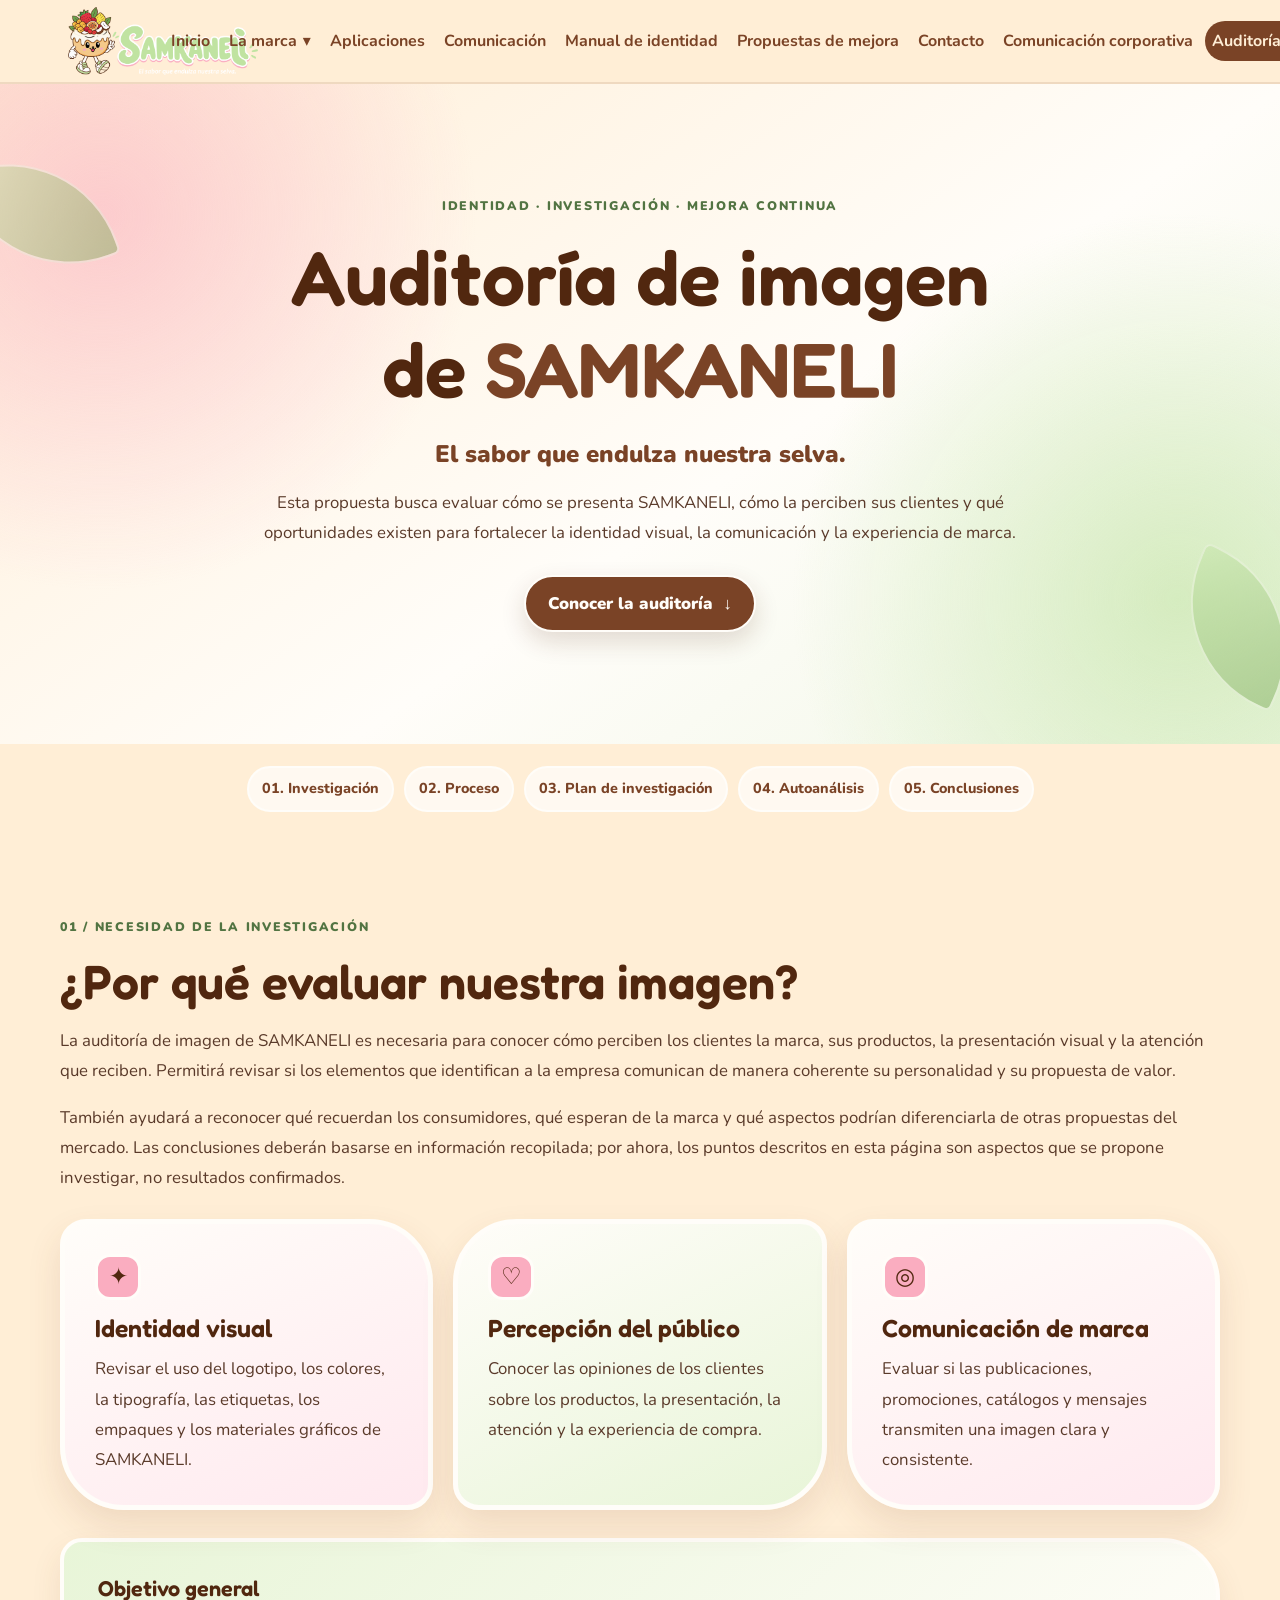
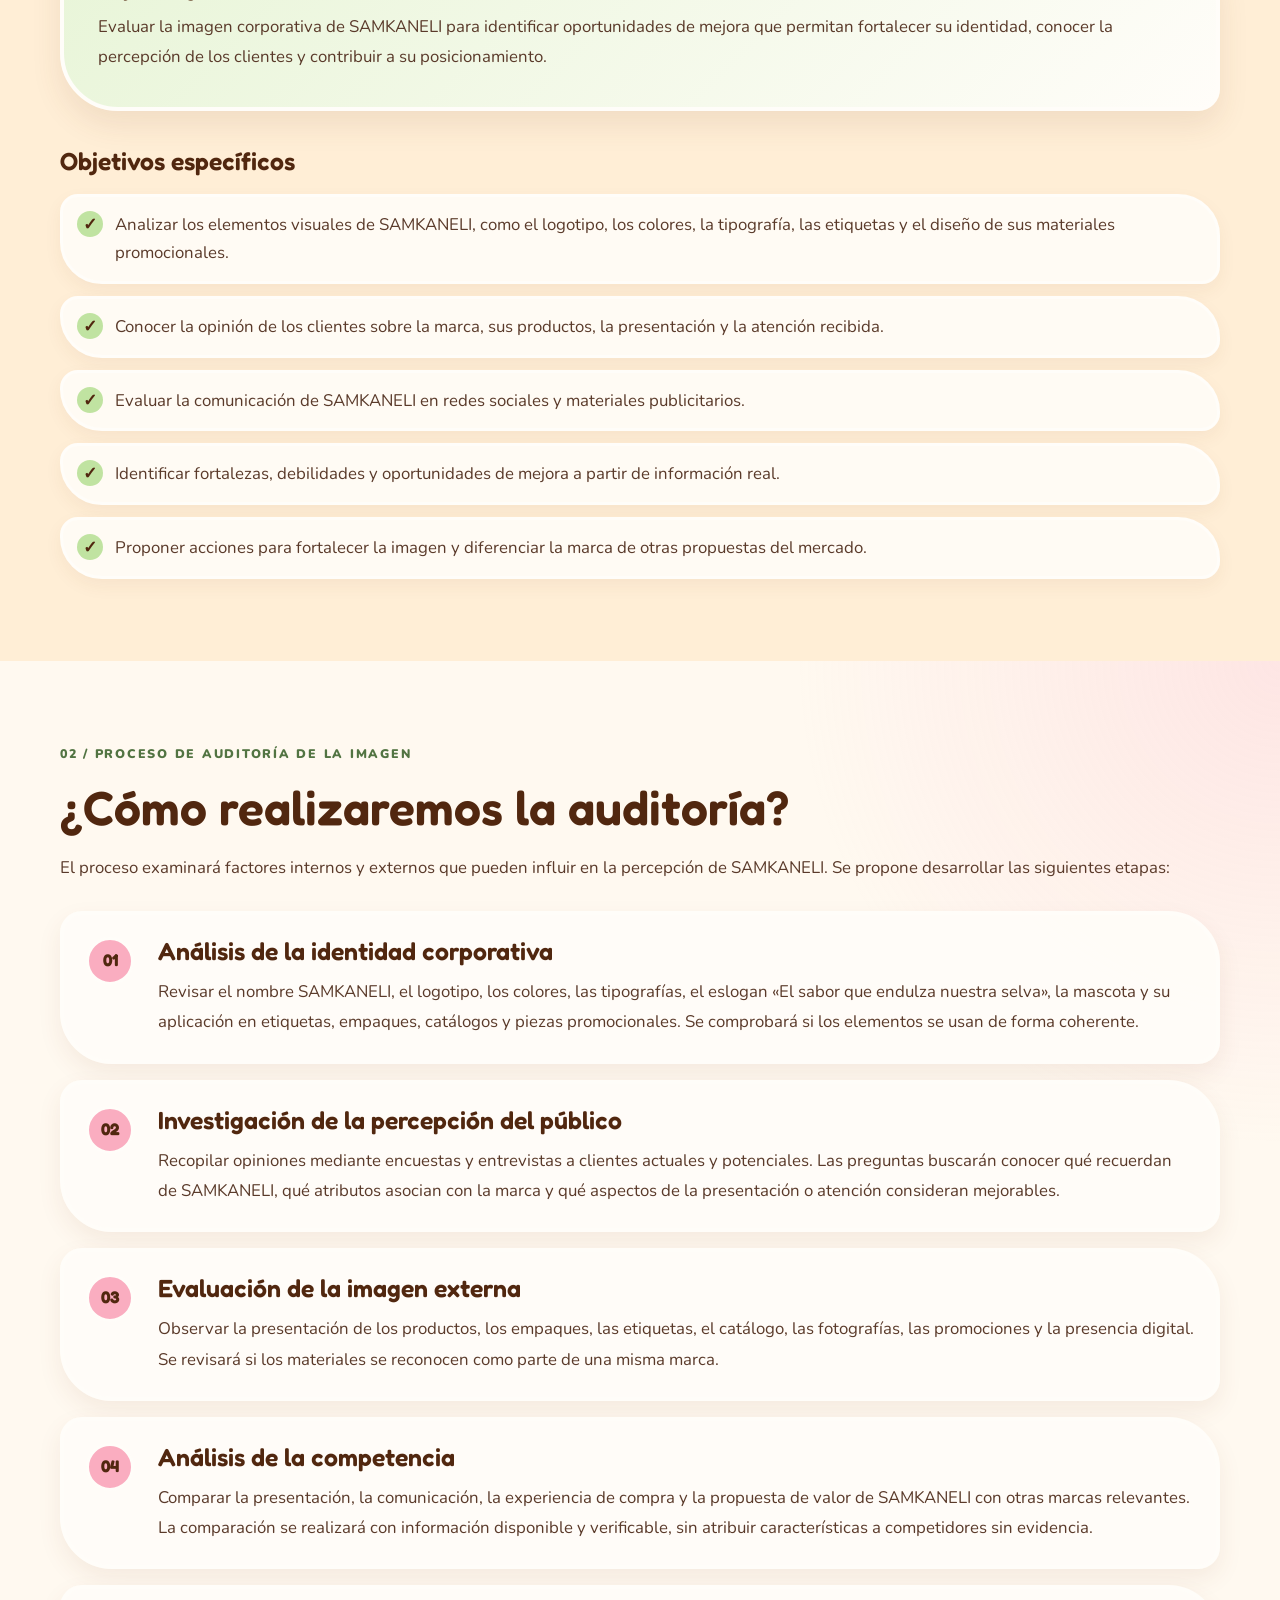
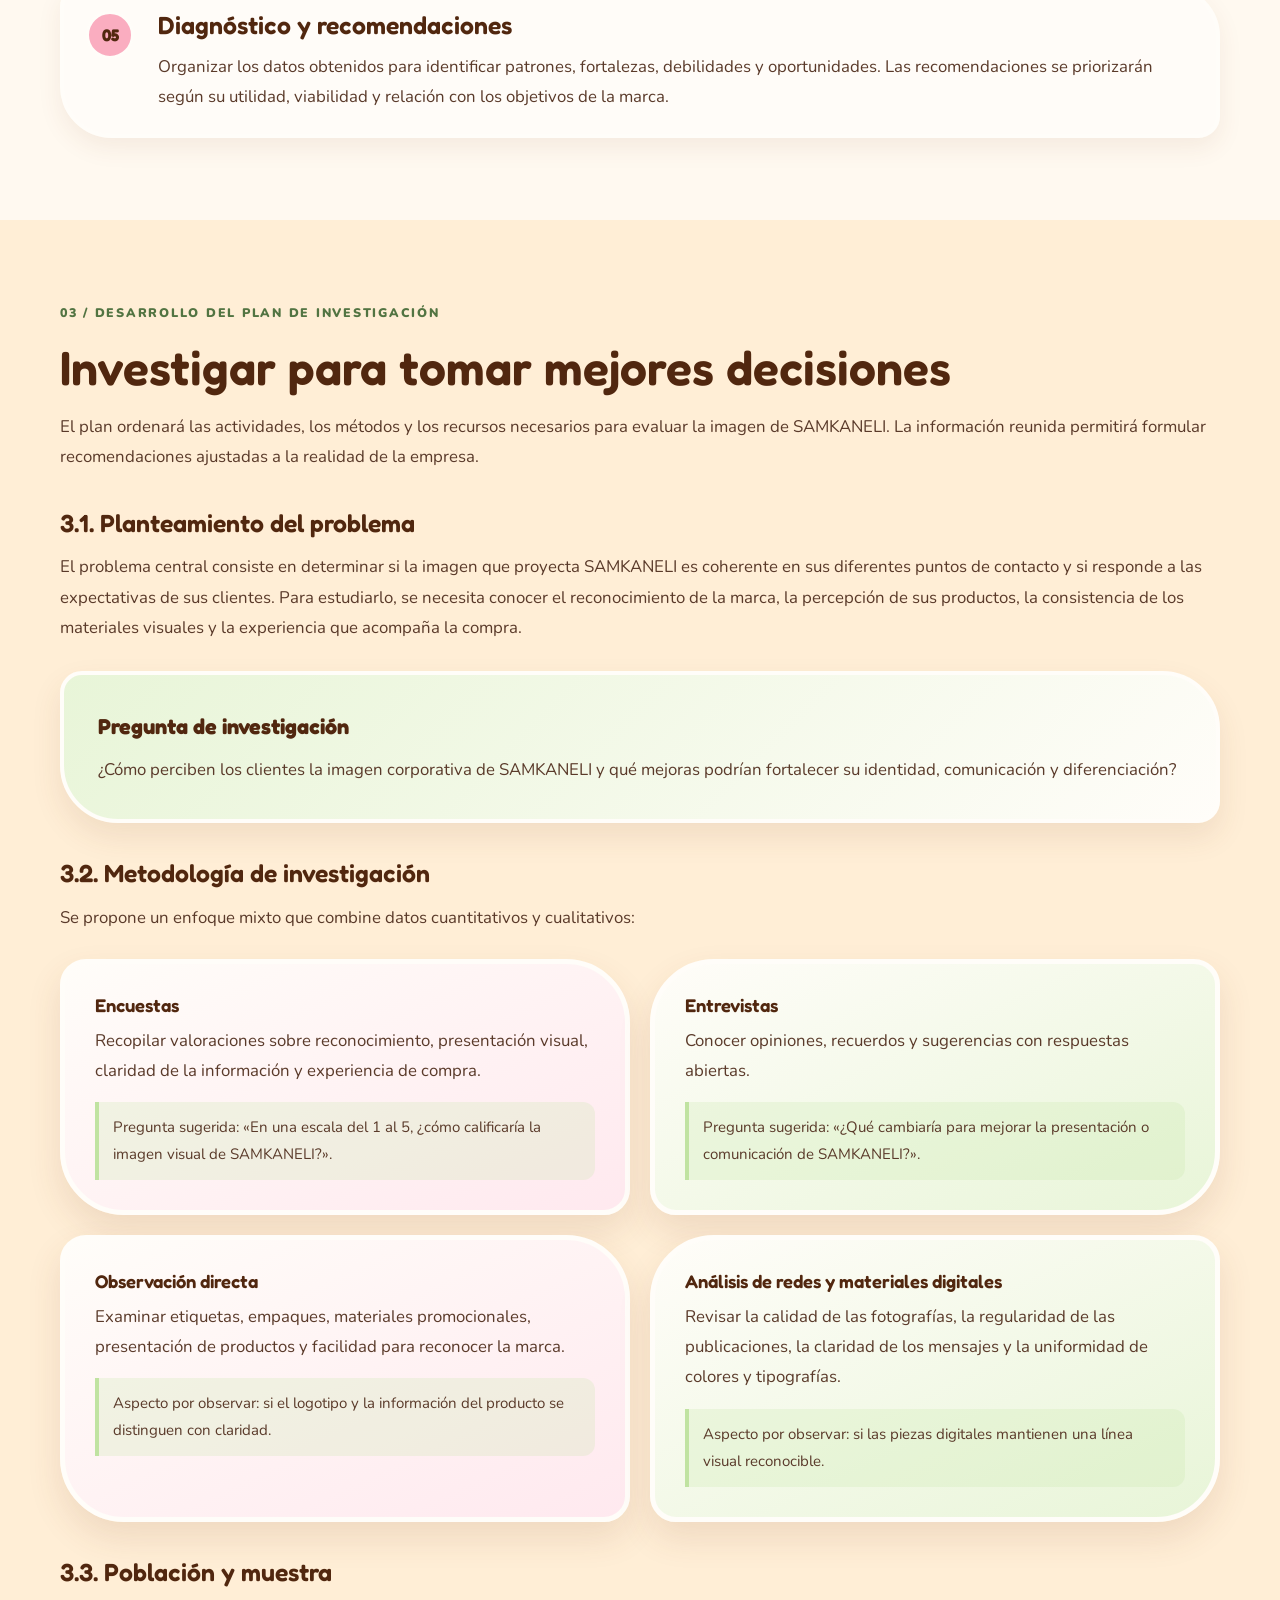
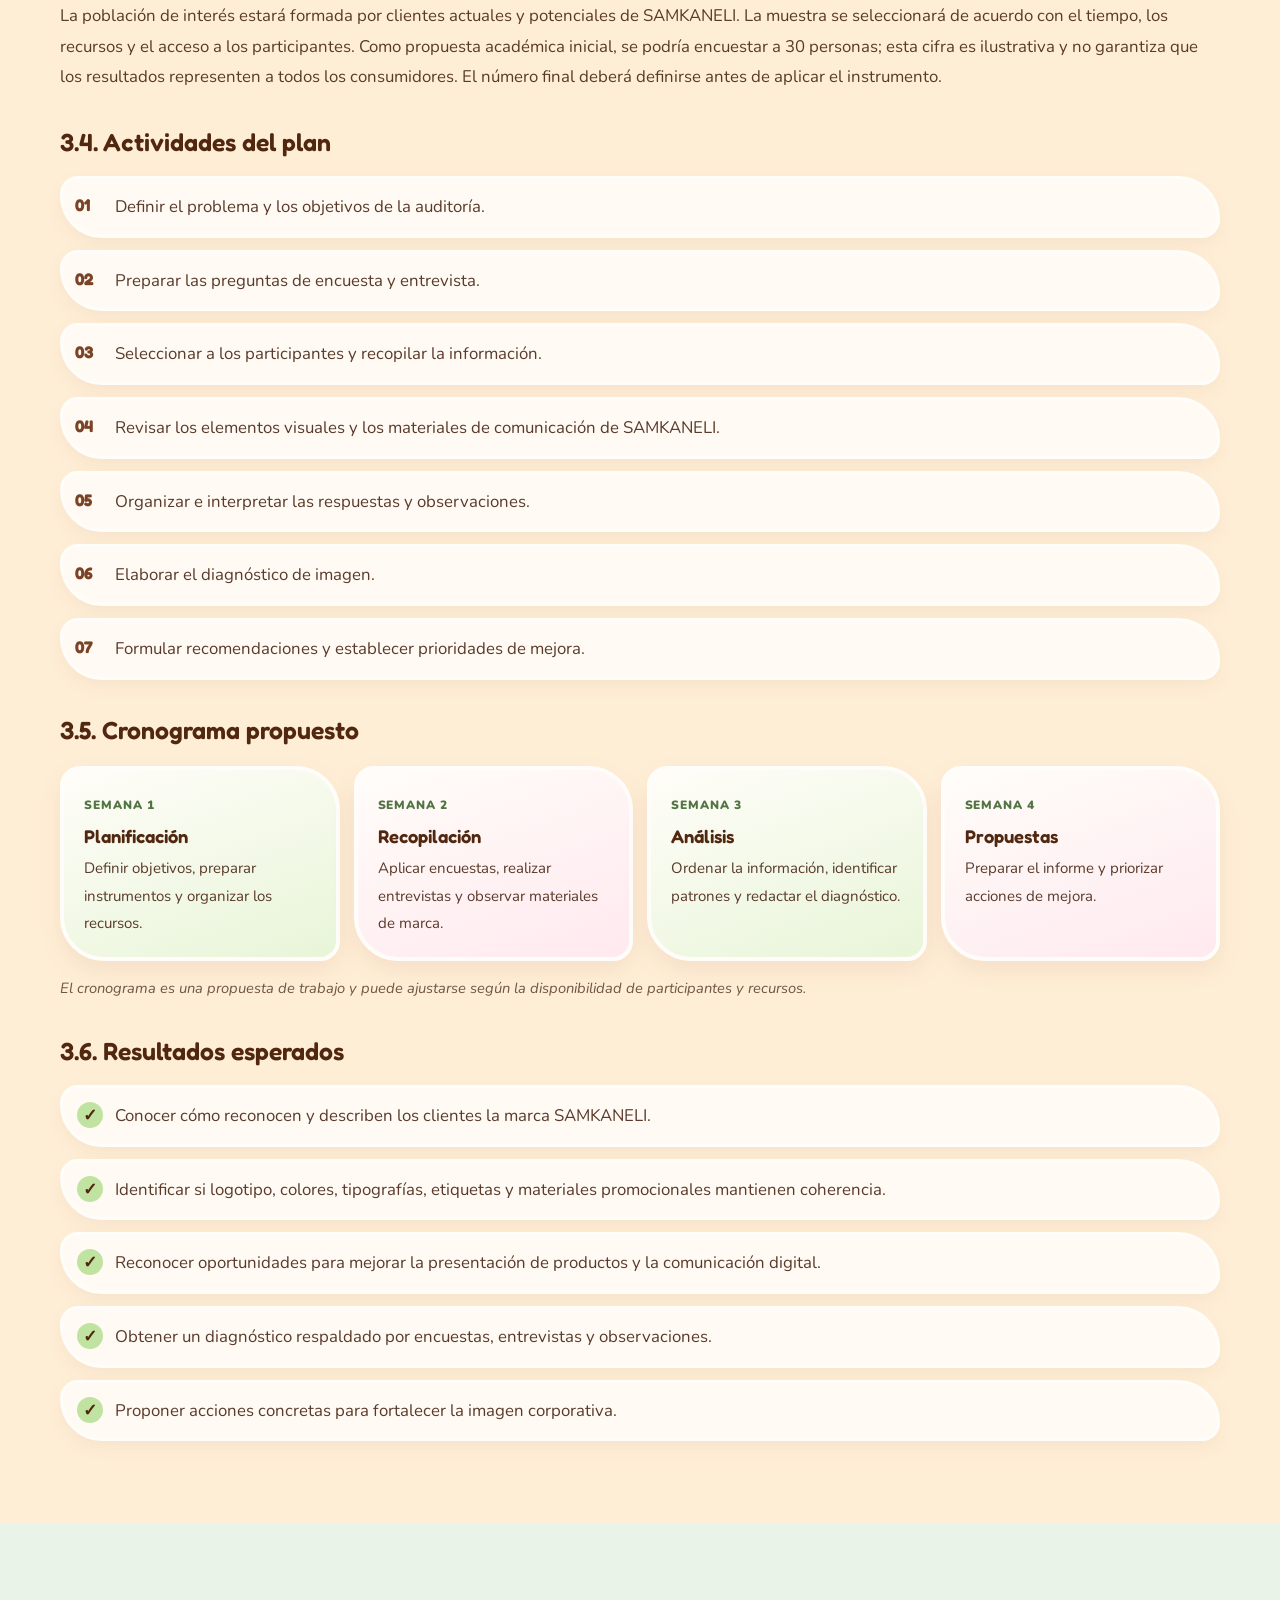
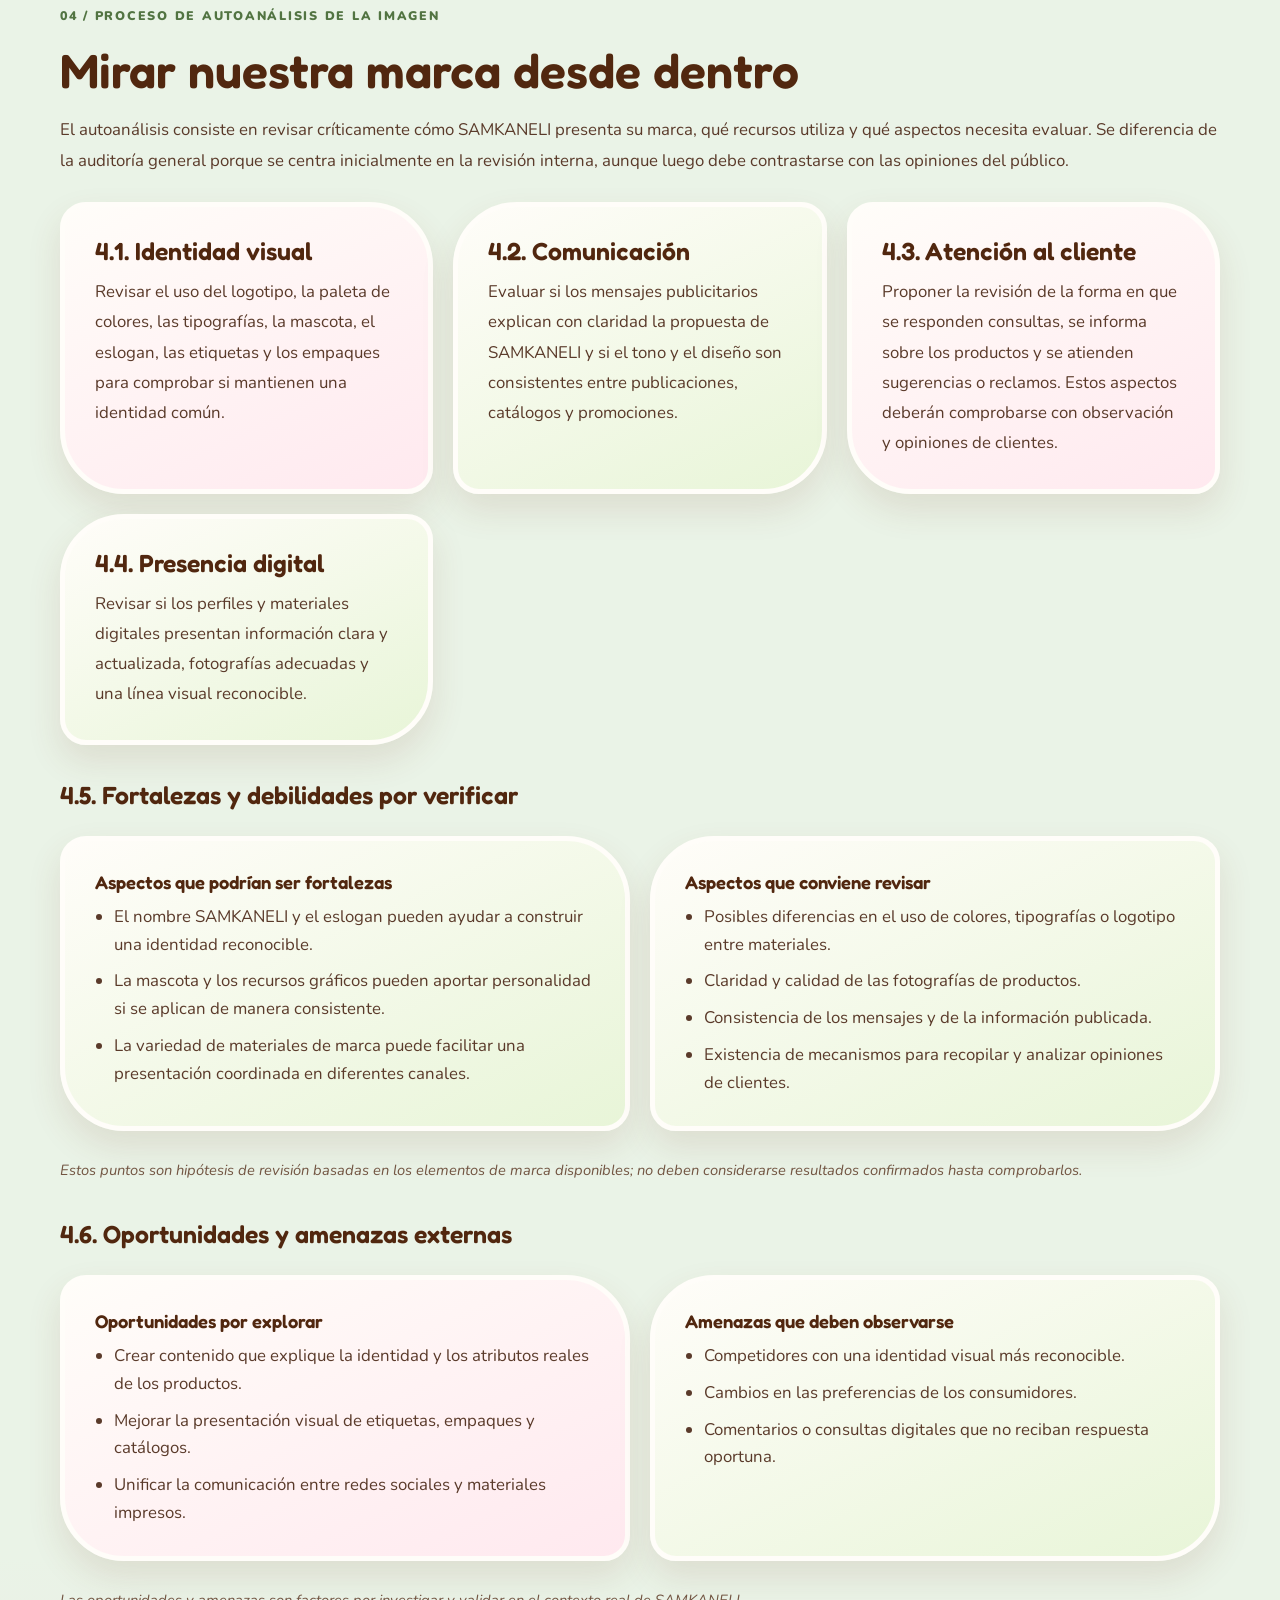
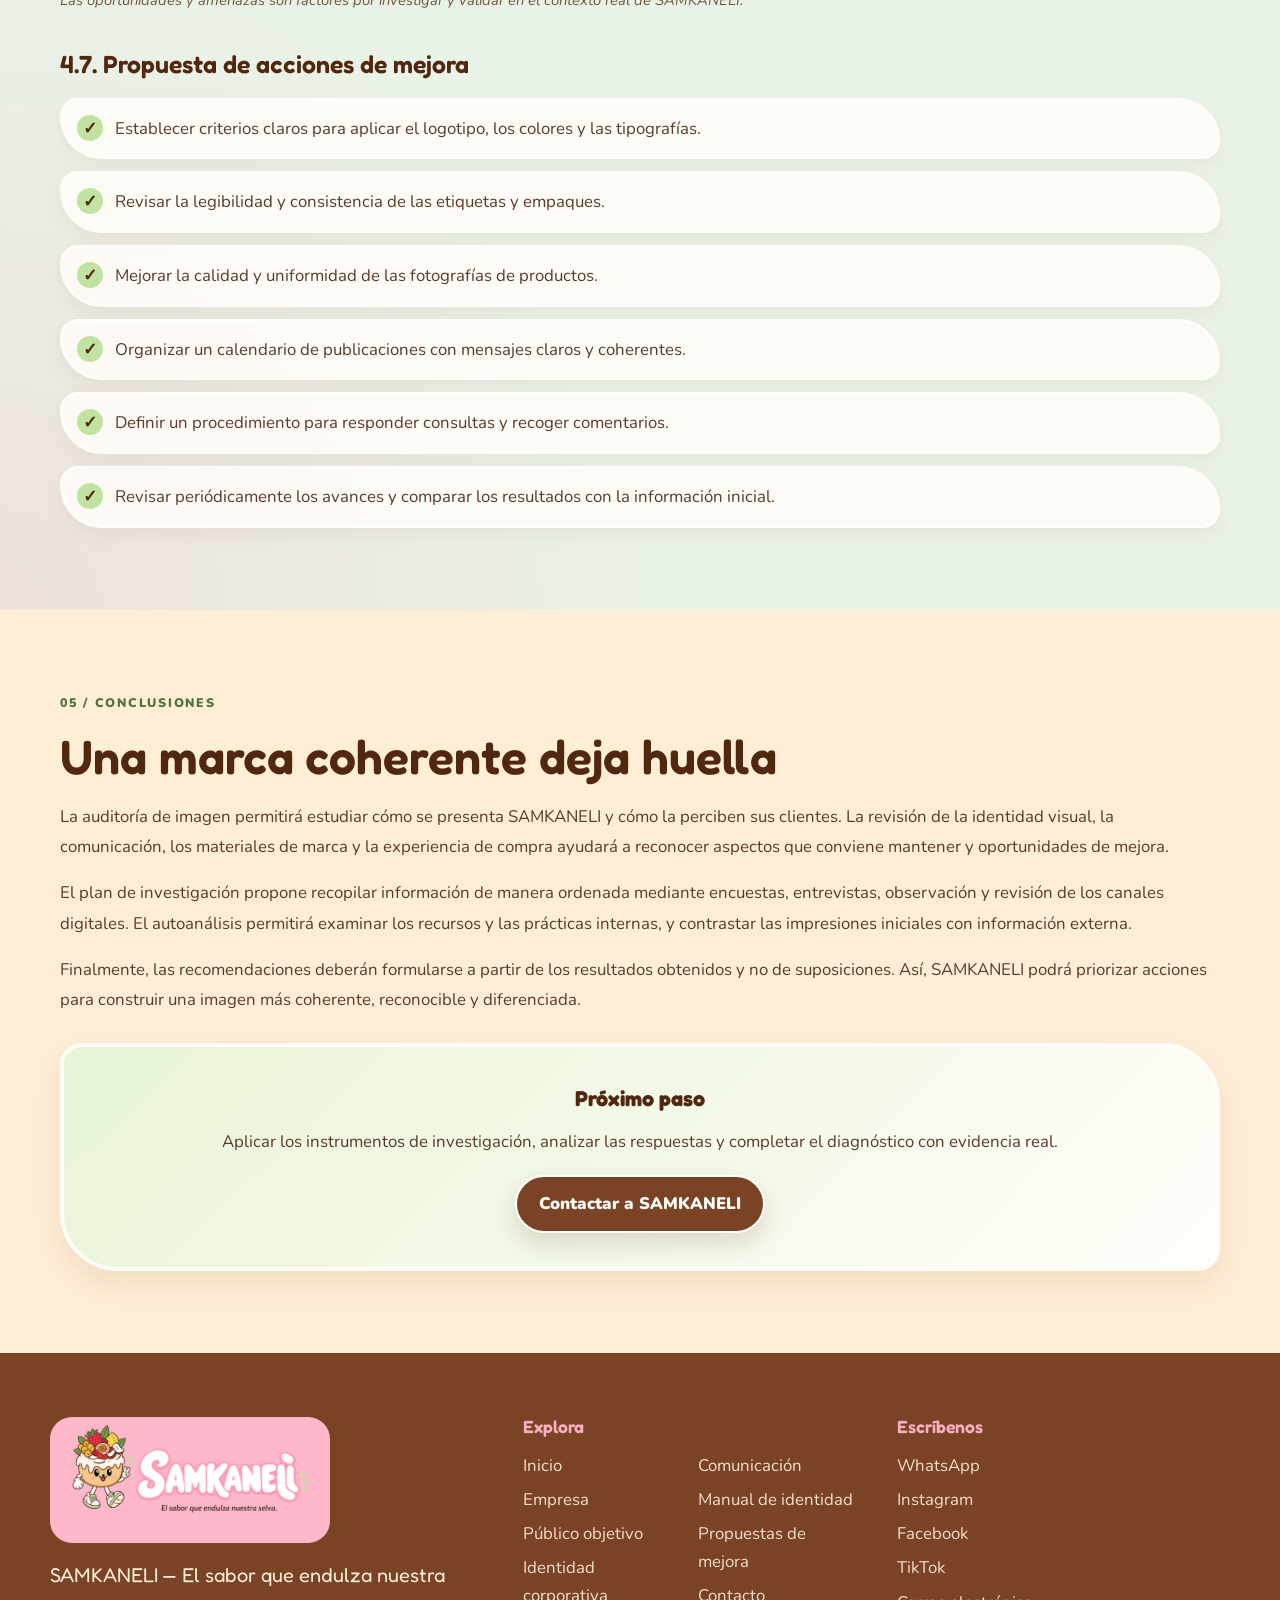
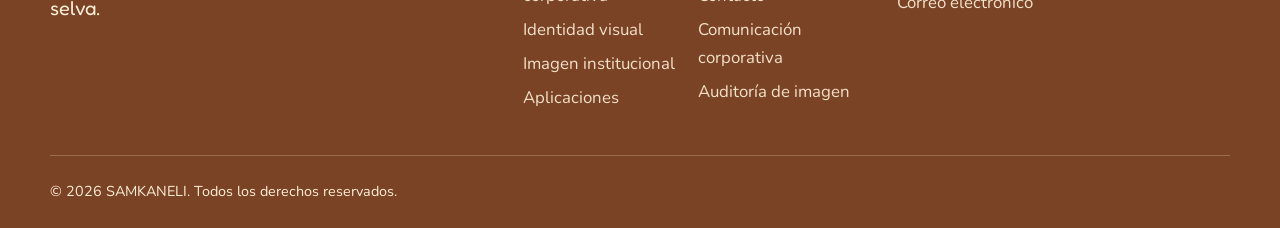
<file: auditoria-imagen/auditoria-imagen.html>
<!DOCTYPE html>
<html lang="es">
<head>
  <meta charset="utf-8">
  <meta name="viewport" content="width=device-width, initial-scale=1">
  <title>Auditoría de imagen | SAMKANELI</title>
  <meta name="description" content="Propuesta de auditoría de imagen de SAMKANELI: identidad visual, percepción del público, comunicación, plan de investigación y autoanálisis de marca.">
  <meta name="theme-color" content="#FFEED6">
  <meta property="og:title" content="Auditoría de imagen | SAMKANELI">
  <meta property="og:description" content="Plan de investigación para evaluar y fortalecer la imagen de SAMKANELI, el sabor que endulza nuestra selva.">
  <meta property="og:type" content="website">
  <link rel="icon" type="image/png" href="../img/mascota/mascota.png">
  <link rel="preconnect" href="https://fonts.googleapis.com">
  <link rel="preconnect" href="https://fonts.gstatic.com" crossorigin>
  <link href="https://fonts.googleapis.com/css2?family=Fredoka:wght@500;600;700&family=Nunito:wght@400;600;700;800&display=swap" rel="stylesheet">
  <link rel="stylesheet" href="../global.css">
  <link rel="stylesheet" href="../auditoria-imagen/auditoria-imagen.css">
  <script>document.documentElement.classList.add("js");</script>
</head>
<body data-page="auditoria">
  <a class="skip" href="#contenido">Saltar al contenido</a>

  <!-- Encabezado global: un solo logotipo y una sola navegación -->
  <header class="site-header">
    <div class="bar">
      <a class="brand" href="../index.html" aria-label="SAMKANELI, ir al inicio">
        <img src="../img/logo/imagotipo-transparente.png" alt="SAMKANELI, el sabor que endulza nuestra selva" width="1200" height="433">
      </a>
      <button class="nav-toggle" type="button" aria-label="Abrir menú" aria-controls="menu" aria-expanded="false">
        <span></span><span></span><span></span>
      </button>
      <nav class="nav" id="menu" aria-label="Navegación principal">
        <ul>
          <li><a href="../index.html">Inicio</a></li>
          <li class="has-sub">
            <button class="sub-btn" type="button" aria-haspopup="true" aria-expanded="false">La marca <span aria-hidden="true">▾</span></button>
            <ul class="sub">
              <li><a href="../empresa/empresa.html">Empresa</a></li>
              <li><a href="../publico-objetivo/publico-objetivo.html">Público objetivo</a></li>
              <li><a href="../identidad-corporativa/identidad-corporativa.html">Identidad corporativa</a></li>
              <li><a href="../identidad-visual/identidad-visual.html">Identidad visual</a></li>
              <li><a href="../imagen-institucional/imagen-institucional.html">Imagen institucional</a></li>
            </ul>
          </li>
          <li><a href="../aplicaciones/aplicaciones.html">Aplicaciones</a></li>
          <li><a href="../comunicacion/comunicacion.html">Comunicación</a></li>
          <li><a href="../manual-identidad/manual-identidad.html">Manual de identidad</a></li>
          <li><a href="../propuestas/propuestas.html">Propuestas de mejora</a></li>
          <li><a href="../contacto/contacto.html">Contacto</a></li>
          <li><a href="../comunicación-corporativa/comunicación-corporativa.html">Comunicación corporativa</a></li>
          <li><a aria-current="page" href="auditoria-imagen-samkaneli.html">Auditoría de imagen</a></li>
        </ul>
      </nav>
    </div>
  </header>

  <main id="contenido" class="auditoria">
    <section class="aud-hero">
      <div class="aud-wrap">
        <span class="aud-kicker">IDENTIDAD · INVESTIGACIÓN · MEJORA CONTINUA</span>
        <h1>Auditoría de imagen de <span>SAMKANELI</span></h1>
        <p class="aud-lead">El sabor que endulza nuestra selva.</p>
        <p>Esta propuesta busca evaluar cómo se presenta SAMKANELI, cómo la perciben sus clientes y qué oportunidades existen para fortalecer la identidad visual, la comunicación y la experiencia de marca.</p>
        <a class="aud-button" href="#necesidad">Conocer la auditoría <span aria-hidden="true">↓</span></a>
      </div>
      <span class="aud-leaf aud-leaf-one" aria-hidden="true"></span>
      <span class="aud-leaf aud-leaf-two" aria-hidden="true"></span>
    </section>

    <nav class="aud-index aud-wrap" aria-label="Índice de auditoría">
      <a href="#necesidad">01. Investigación</a>
      <a href="#proceso">02. Proceso</a>
      <a href="#plan">03. Plan de investigación</a>
      <a href="#autoanalisis">04. Autoanálisis</a>
      <a href="#conclusiones">05. Conclusiones</a>
    </nav>

    <section class="aud-section aud-wrap" id="necesidad">
      <p class="aud-number">01 / NECESIDAD DE LA INVESTIGACIÓN</p>
      <h2>¿Por qué evaluar nuestra imagen?</h2>
      <p>La auditoría de imagen de SAMKANELI es necesaria para conocer cómo perciben los clientes la marca, sus productos, la presentación visual y la atención que reciben. Permitirá revisar si los elementos que identifican a la empresa comunican de manera coherente su personalidad y su propuesta de valor.</p>
      <p>También ayudará a reconocer qué recuerdan los consumidores, qué esperan de la marca y qué aspectos podrían diferenciarla de otras propuestas del mercado. Las conclusiones deberán basarse en información recopilada; por ahora, los puntos descritos en esta página son aspectos que se propone investigar, no resultados confirmados.</p>

      <div class="aud-card-grid">
        <article class="aud-card">
          <span class="aud-icon" aria-hidden="true">✦</span>
          <h3>Identidad visual</h3>
          <p>Revisar el uso del logotipo, los colores, la tipografía, las etiquetas, los empaques y los materiales gráficos de SAMKANELI.</p>
        </article>
        <article class="aud-card">
          <span class="aud-icon" aria-hidden="true">♡</span>
          <h3>Percepción del público</h3>
          <p>Conocer las opiniones de los clientes sobre los productos, la presentación, la atención y la experiencia de compra.</p>
        </article>
        <article class="aud-card">
          <span class="aud-icon" aria-hidden="true">◎</span>
          <h3>Comunicación de marca</h3>
          <p>Evaluar si las publicaciones, promociones, catálogos y mensajes transmiten una imagen clara y consistente.</p>
        </article>
      </div>

      <div class="aud-highlight">
        <h3>Objetivo general</h3>
        <p>Evaluar la imagen corporativa de SAMKANELI para identificar oportunidades de mejora que permitan fortalecer su identidad, conocer la percepción de los clientes y contribuir a su posicionamiento.</p>
      </div>

      <h3 class="aud-subtitle">Objetivos específicos</h3>
      <ul class="aud-check-list">
        <li>Analizar los elementos visuales de SAMKANELI, como el logotipo, los colores, la tipografía, las etiquetas y el diseño de sus materiales promocionales.</li>
        <li>Conocer la opinión de los clientes sobre la marca, sus productos, la presentación y la atención recibida.</li>
        <li>Evaluar la comunicación de SAMKANELI en redes sociales y materiales publicitarios.</li>
        <li>Identificar fortalezas, debilidades y oportunidades de mejora a partir de información real.</li>
        <li>Proponer acciones para fortalecer la imagen y diferenciar la marca de otras propuestas del mercado.</li>
      </ul>
    </section>

    <section class="aud-section aud-section-soft" id="proceso">
      <div class="aud-wrap">
        <p class="aud-number">02 / PROCESO DE AUDITORÍA DE LA IMAGEN</p>
        <h2>¿Cómo realizaremos la auditoría?</h2>
        <p>El proceso examinará factores internos y externos que pueden influir en la percepción de SAMKANELI. Se propone desarrollar las siguientes etapas:</p>
        <div class="aud-steps">
          <article class="aud-step">
            <span class="aud-step-number">01</span>
            <div><h3>Análisis de la identidad corporativa</h3><p>Revisar el nombre SAMKANELI, el logotipo, los colores, las tipografías, el eslogan «El sabor que endulza nuestra selva», la mascota y su aplicación en etiquetas, empaques, catálogos y piezas promocionales. Se comprobará si los elementos se usan de forma coherente.</p></div>
          </article>
          <article class="aud-step">
            <span class="aud-step-number">02</span>
            <div><h3>Investigación de la percepción del público</h3><p>Recopilar opiniones mediante encuestas y entrevistas a clientes actuales y potenciales. Las preguntas buscarán conocer qué recuerdan de SAMKANELI, qué atributos asocian con la marca y qué aspectos de la presentación o atención consideran mejorables.</p></div>
          </article>
          <article class="aud-step">
            <span class="aud-step-number">03</span>
            <div><h3>Evaluación de la imagen externa</h3><p>Observar la presentación de los productos, los empaques, las etiquetas, el catálogo, las fotografías, las promociones y la presencia digital. Se revisará si los materiales se reconocen como parte de una misma marca.</p></div>
          </article>
          <article class="aud-step">
            <span class="aud-step-number">04</span>
            <div><h3>Análisis de la competencia</h3><p>Comparar la presentación, la comunicación, la experiencia de compra y la propuesta de valor de SAMKANELI con otras marcas relevantes. La comparación se realizará con información disponible y verificable, sin atribuir características a competidores sin evidencia.</p></div>
          </article>
          <article class="aud-step">
            <span class="aud-step-number">05</span>
            <div><h3>Diagnóstico y recomendaciones</h3><p>Organizar los datos obtenidos para identificar patrones, fortalezas, debilidades y oportunidades. Las recomendaciones se priorizarán según su utilidad, viabilidad y relación con los objetivos de la marca.</p></div>
          </article>
        </div>
      </div>
    </section>

    <section class="aud-section aud-wrap" id="plan">
      <p class="aud-number">03 / DESARROLLO DEL PLAN DE INVESTIGACIÓN</p>
      <h2>Investigar para tomar mejores decisiones</h2>
      <p>El plan ordenará las actividades, los métodos y los recursos necesarios para evaluar la imagen de SAMKANELI. La información reunida permitirá formular recomendaciones ajustadas a la realidad de la empresa.</p>

      <h3 class="aud-subtitle">3.1. Planteamiento del problema</h3>
      <p>El problema central consiste en determinar si la imagen que proyecta SAMKANELI es coherente en sus diferentes puntos de contacto y si responde a las expectativas de sus clientes. Para estudiarlo, se necesita conocer el reconocimiento de la marca, la percepción de sus productos, la consistencia de los materiales visuales y la experiencia que acompaña la compra.</p>
      <div class="aud-question"><strong>Pregunta de investigación</strong><p>¿Cómo perciben los clientes la imagen corporativa de SAMKANELI y qué mejoras podrían fortalecer su identidad, comunicación y diferenciación?</p></div>

      <h3 class="aud-subtitle">3.2. Metodología de investigación</h3>
      <p>Se propone un enfoque mixto que combine datos cuantitativos y cualitativos:</p>
      <div class="aud-card-grid aud-card-grid-two">
        <article class="aud-card"><h4>Encuestas</h4><p>Recopilar valoraciones sobre reconocimiento, presentación visual, claridad de la información y experiencia de compra.</p><p class="aud-example">Pregunta sugerida: «En una escala del 1 al 5, ¿cómo calificaría la imagen visual de SAMKANELI?».</p></article>
        <article class="aud-card"><h4>Entrevistas</h4><p>Conocer opiniones, recuerdos y sugerencias con respuestas abiertas.</p><p class="aud-example">Pregunta sugerida: «¿Qué cambiaría para mejorar la presentación o comunicación de SAMKANELI?».</p></article>
        <article class="aud-card"><h4>Observación directa</h4><p>Examinar etiquetas, empaques, materiales promocionales, presentación de productos y facilidad para reconocer la marca.</p><p class="aud-example">Aspecto por observar: si el logotipo y la información del producto se distinguen con claridad.</p></article>
        <article class="aud-card"><h4>Análisis de redes y materiales digitales</h4><p>Revisar la calidad de las fotografías, la regularidad de las publicaciones, la claridad de los mensajes y la uniformidad de colores y tipografías.</p><p class="aud-example">Aspecto por observar: si las piezas digitales mantienen una línea visual reconocible.</p></article>
      </div>

      <h3 class="aud-subtitle">3.3. Población y muestra</h3>
      <p>La población de interés estará formada por clientes actuales y potenciales de SAMKANELI. La muestra se seleccionará de acuerdo con el tiempo, los recursos y el acceso a los participantes. Como propuesta académica inicial, se podría encuestar a 30 personas; esta cifra es ilustrativa y no garantiza que los resultados representen a todos los consumidores. El número final deberá definirse antes de aplicar el instrumento.</p>

      <h3 class="aud-subtitle">3.4. Actividades del plan</h3>
      <ol class="aud-number-list">
        <li>Definir el problema y los objetivos de la auditoría.</li>
        <li>Preparar las preguntas de encuesta y entrevista.</li>
        <li>Seleccionar a los participantes y recopilar la información.</li>
        <li>Revisar los elementos visuales y los materiales de comunicación de SAMKANELI.</li>
        <li>Organizar e interpretar las respuestas y observaciones.</li>
        <li>Elaborar el diagnóstico de imagen.</li>
        <li>Formular recomendaciones y establecer prioridades de mejora.</li>
      </ol>

      <h3 class="aud-subtitle">3.5. Cronograma propuesto</h3>
      <div class="aud-timeline">
        <article><span>SEMANA 1</span><h4>Planificación</h4><p>Definir objetivos, preparar instrumentos y organizar los recursos.</p></article>
        <article><span>SEMANA 2</span><h4>Recopilación</h4><p>Aplicar encuestas, realizar entrevistas y observar materiales de marca.</p></article>
        <article><span>SEMANA 3</span><h4>Análisis</h4><p>Ordenar la información, identificar patrones y redactar el diagnóstico.</p></article>
        <article><span>SEMANA 4</span><h4>Propuestas</h4><p>Preparar el informe y priorizar acciones de mejora.</p></article>
      </div>
      <p class="aud-note">El cronograma es una propuesta de trabajo y puede ajustarse según la disponibilidad de participantes y recursos.</p>

      <h3 class="aud-subtitle">3.6. Resultados esperados</h3>
      <ul class="aud-check-list">
        <li>Conocer cómo reconocen y describen los clientes la marca SAMKANELI.</li>
        <li>Identificar si logotipo, colores, tipografías, etiquetas y materiales promocionales mantienen coherencia.</li>
        <li>Reconocer oportunidades para mejorar la presentación de productos y la comunicación digital.</li>
        <li>Obtener un diagnóstico respaldado por encuestas, entrevistas y observaciones.</li>
        <li>Proponer acciones concretas para fortalecer la imagen corporativa.</li>
      </ul>
    </section>

    <section class="aud-section aud-section-green" id="autoanalisis">
      <div class="aud-wrap">
        <p class="aud-number">04 / PROCESO DE AUTOANÁLISIS DE LA IMAGEN</p>
        <h2>Mirar nuestra marca desde dentro</h2>
        <p>El autoanálisis consiste en revisar críticamente cómo SAMKANELI presenta su marca, qué recursos utiliza y qué aspectos necesita evaluar. Se diferencia de la auditoría general porque se centra inicialmente en la revisión interna, aunque luego debe contrastarse con las opiniones del público.</p>
        <div class="aud-card-grid">
          <article class="aud-card"><h3>4.1. Identidad visual</h3><p>Revisar el uso del logotipo, la paleta de colores, las tipografías, la mascota, el eslogan, las etiquetas y los empaques para comprobar si mantienen una identidad común.</p></article>
          <article class="aud-card"><h3>4.2. Comunicación</h3><p>Evaluar si los mensajes publicitarios explican con claridad la propuesta de SAMKANELI y si el tono y el diseño son consistentes entre publicaciones, catálogos y promociones.</p></article>
          <article class="aud-card"><h3>4.3. Atención al cliente</h3><p>Proponer la revisión de la forma en que se responden consultas, se informa sobre los productos y se atienden sugerencias o reclamos. Estos aspectos deberán comprobarse con observación y opiniones de clientes.</p></article>
          <article class="aud-card"><h3>4.4. Presencia digital</h3><p>Revisar si los perfiles y materiales digitales presentan información clara y actualizada, fotografías adecuadas y una línea visual reconocible.</p></article>
        </div>

        <h3 class="aud-subtitle">4.5. Fortalezas y debilidades por verificar</h3>
        <div class="aud-card-grid aud-card-grid-two">
          <article class="aud-card aud-card-positive"><h4>Aspectos que podrían ser fortalezas</h4><ul><li>El nombre SAMKANELI y el eslogan pueden ayudar a construir una identidad reconocible.</li><li>La mascota y los recursos gráficos pueden aportar personalidad si se aplican de manera consistente.</li><li>La variedad de materiales de marca puede facilitar una presentación coordinada en diferentes canales.</li></ul></article>
          <article class="aud-card aud-card-caution"><h4>Aspectos que conviene revisar</h4><ul><li>Posibles diferencias en el uso de colores, tipografías o logotipo entre materiales.</li><li>Claridad y calidad de las fotografías de productos.</li><li>Consistencia de los mensajes y de la información publicada.</li><li>Existencia de mecanismos para recopilar y analizar opiniones de clientes.</li></ul></article>
        </div>
        <p class="aud-note">Estos puntos son hipótesis de revisión basadas en los elementos de marca disponibles; no deben considerarse resultados confirmados hasta comprobarlos.</p>

        <h3 class="aud-subtitle">4.6. Oportunidades y amenazas externas</h3>
        <div class="aud-card-grid aud-card-grid-two">
          <article class="aud-card"><h4>Oportunidades por explorar</h4><ul><li>Crear contenido que explique la identidad y los atributos reales de los productos.</li><li>Mejorar la presentación visual de etiquetas, empaques y catálogos.</li><li>Unificar la comunicación entre redes sociales y materiales impresos.</li></ul></article>
          <article class="aud-card"><h4>Amenazas que deben observarse</h4><ul><li>Competidores con una identidad visual más reconocible.</li><li>Cambios en las preferencias de los consumidores.</li><li>Comentarios o consultas digitales que no reciban respuesta oportuna.</li></ul></article>
        </div>
        <p class="aud-note">Las oportunidades y amenazas son factores por investigar y validar en el contexto real de SAMKANELI.</p>

        <h3 class="aud-subtitle">4.7. Propuesta de acciones de mejora</h3>
        <ul class="aud-check-list">
          <li>Establecer criterios claros para aplicar el logotipo, los colores y las tipografías.</li>
          <li>Revisar la legibilidad y consistencia de las etiquetas y empaques.</li>
          <li>Mejorar la calidad y uniformidad de las fotografías de productos.</li>
          <li>Organizar un calendario de publicaciones con mensajes claros y coherentes.</li>
          <li>Definir un procedimiento para responder consultas y recoger comentarios.</li>
          <li>Revisar periódicamente los avances y comparar los resultados con la información inicial.</li>
        </ul>
      </div>
    </section>

    <section class="aud-section aud-wrap" id="conclusiones">
      <p class="aud-number">05 / CONCLUSIONES</p>
      <h2>Una marca coherente deja huella</h2>
      <p>La auditoría de imagen permitirá estudiar cómo se presenta SAMKANELI y cómo la perciben sus clientes. La revisión de la identidad visual, la comunicación, los materiales de marca y la experiencia de compra ayudará a reconocer aspectos que conviene mantener y oportunidades de mejora.</p>
      <p>El plan de investigación propone recopilar información de manera ordenada mediante encuestas, entrevistas, observación y revisión de los canales digitales. El autoanálisis permitirá examinar los recursos y las prácticas internas, y contrastar las impresiones iniciales con información externa.</p>
      <p>Finalmente, las recomendaciones deberán formularse a partir de los resultados obtenidos y no de suposiciones. Así, SAMKANELI podrá priorizar acciones para construir una imagen más coherente, reconocible y diferenciada.</p>
      <div class="aud-final-callout">
        <strong>Próximo paso</strong>
        <p>Aplicar los instrumentos de investigación, analizar las respuestas y completar el diagnóstico con evidencia real.</p>
        <a class="aud-button" href="../contacto/contacto.html">Contactar a SAMKANELI</a>
      </div>
    </section>
  </main>

  <footer class="site-footer">
    <div class="wrap foot-grid">
      <div class="foot-brand">
        <img class="foot-logo" src="../img/logo/imagotipo-rosa-blanco.png" alt="SAMKANELI" width="1200" height="541" loading="lazy" decoding="async">
        <p class="foot-slogan">SAMKANELI — El sabor que endulza nuestra selva.</p>
      </div>
      <nav aria-label="Mapa del sitio">
        <h2 class="foot-h">Explora</h2>
        <ul class="foot-links">
          <li><a href="../index.html">Inicio</a></li>
          <li><a href="../empresa/empresa.html">Empresa</a></li>
          <li><a href="../publico-objetivo/publico-objetivo.html">Público objetivo</a></li>
          <li><a href="../identidad-corporativa/identidad-corporativa.html">Identidad corporativa</a></li>
          <li><a href="../identidad-visual/identidad-visual.html">Identidad visual</a></li>
          <li><a href="../imagen-institucional/imagen-institucional.html">Imagen institucional</a></li>
          <li><a href="../aplicaciones/aplicaciones.html">Aplicaciones</a></li>
          <li><a href="../comunicacion/comunicacion.html">Comunicación</a></li>
          <li><a href="../manual-identidad/manual-identidad.html">Manual de identidad</a></li>
          <li><a href="../propuestas/propuestas.html">Propuestas de mejora</a></li>
          <li><a href="../contacto/contacto.html">Contacto</a></li>
          <li><a href="../comunicación-corporativa/comunicación-corporativa.html">Comunicación corporativa</a></li>
          <li><a aria-current="page" href="auditoria-imagen-samkaneli.html">Auditoría de imagen</a></li>
        </ul>
      </nav>
      <div>
        <h2 class="foot-h">Escríbenos</h2>
        <ul class="foot-contact">
          <li><a data-contact="whatsapp" href="https://w.app/rollkaneli">WhatsApp</a></li>
          <li><a data-contact="instagram" href="../contacto/contacto.html#instagram">Instagram</a></li>
          <li><a data-contact="facebook" href="https://www.facebook.com/profile.php?id=61590356957658">Facebook</a></li>
          <li><a data-contact="tiktok" href="https://www.tiktok.com/@kaneli_sctrl">TikTok</a></li>
          <li><a data-contact="email" href="mailto:samkaneliroll@gmail.com">Correo electrónico</a></li>
        </ul>
      </div>
    </div>
    <div class="foot-legal wrap"><p>© 2026 SAMKANELI. Todos los derechos reservados.</p></div>
  </footer>
  <script src="../config.js"></script>
  <script src="../script.js"></script>
</body>
</html>
</file>
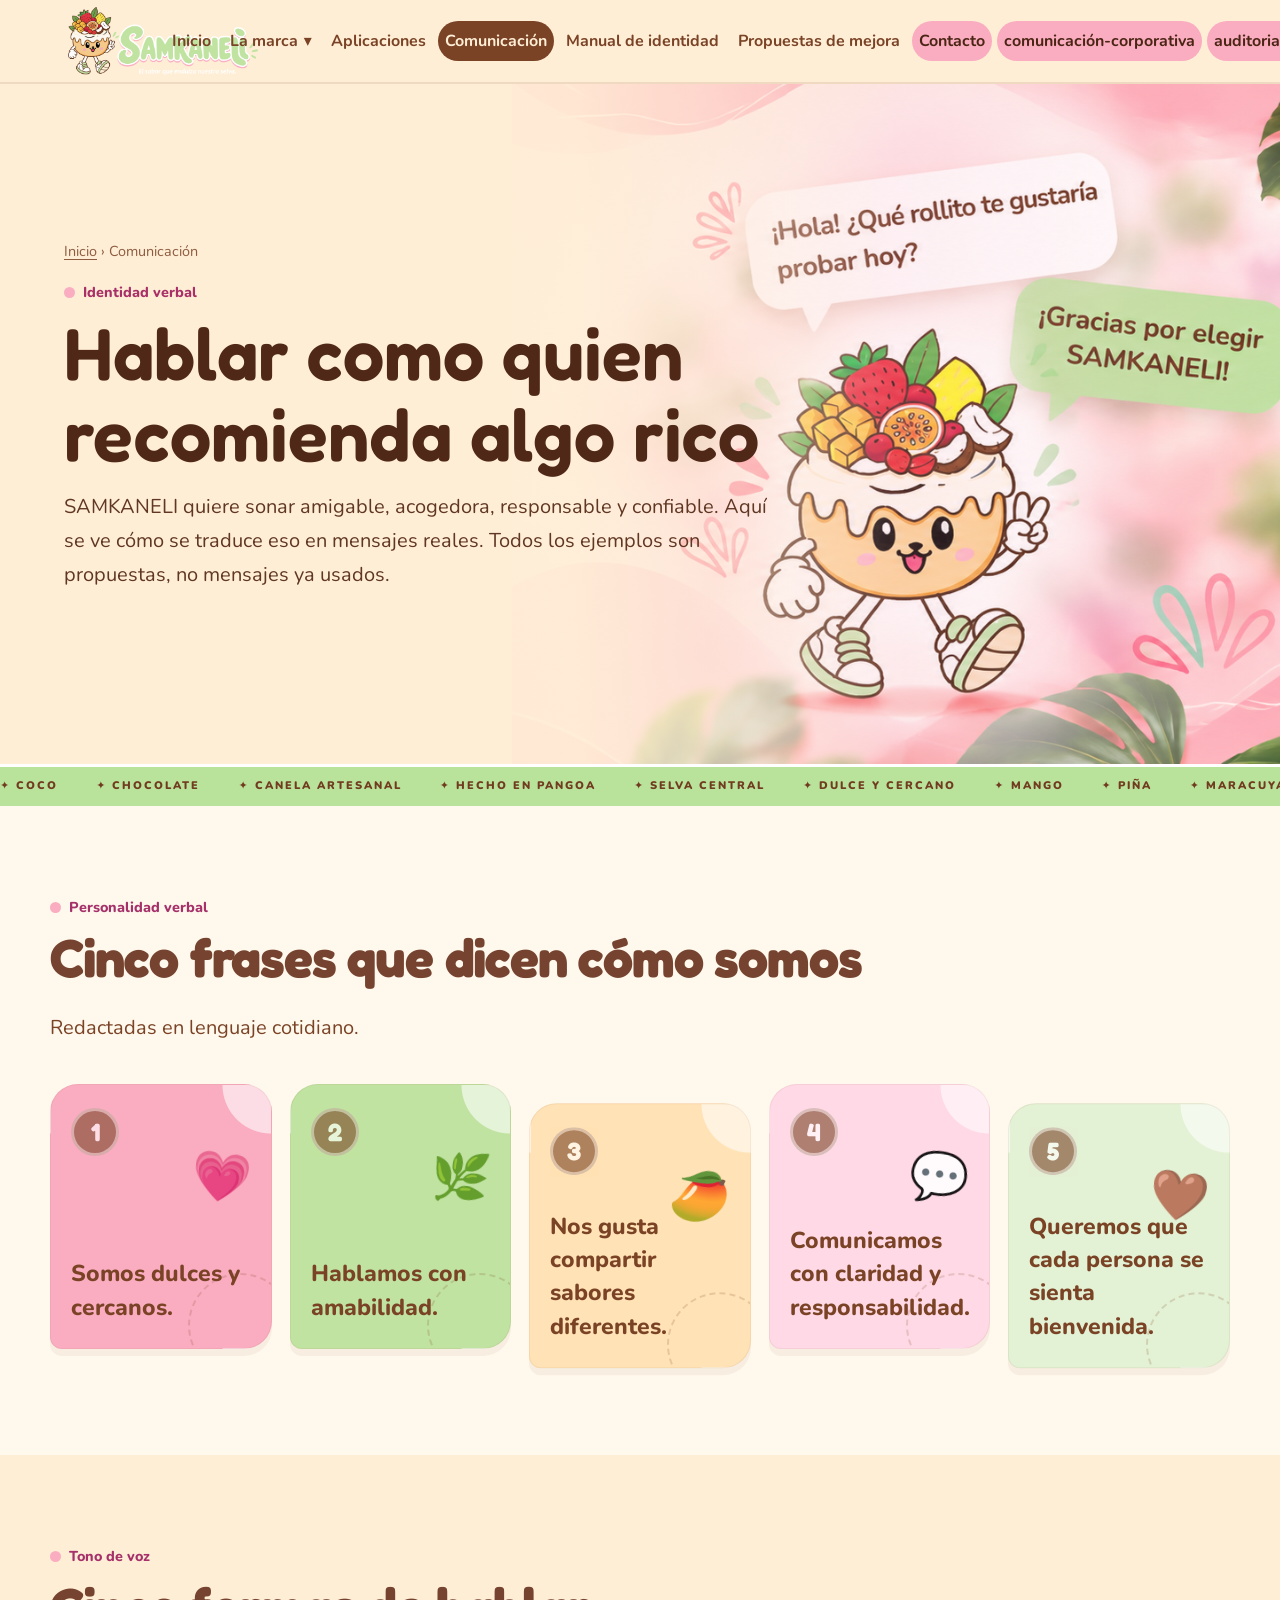
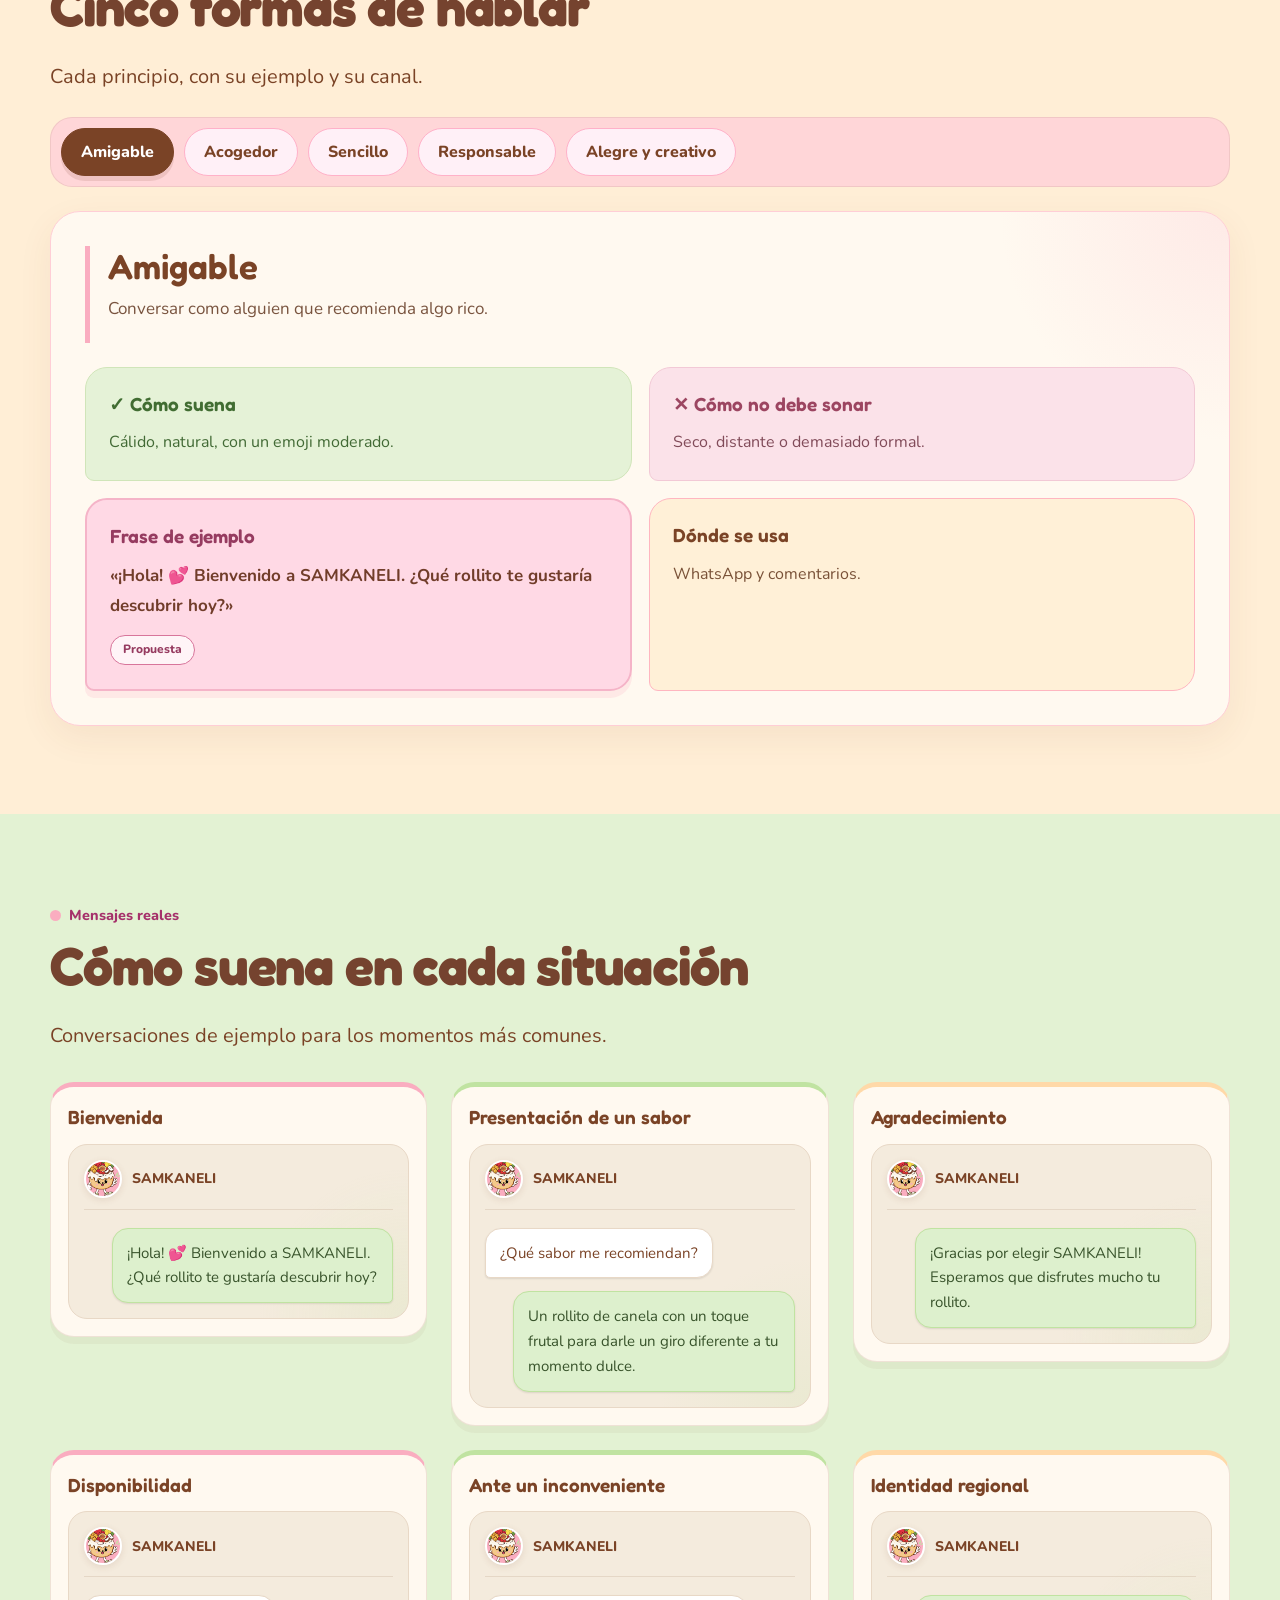
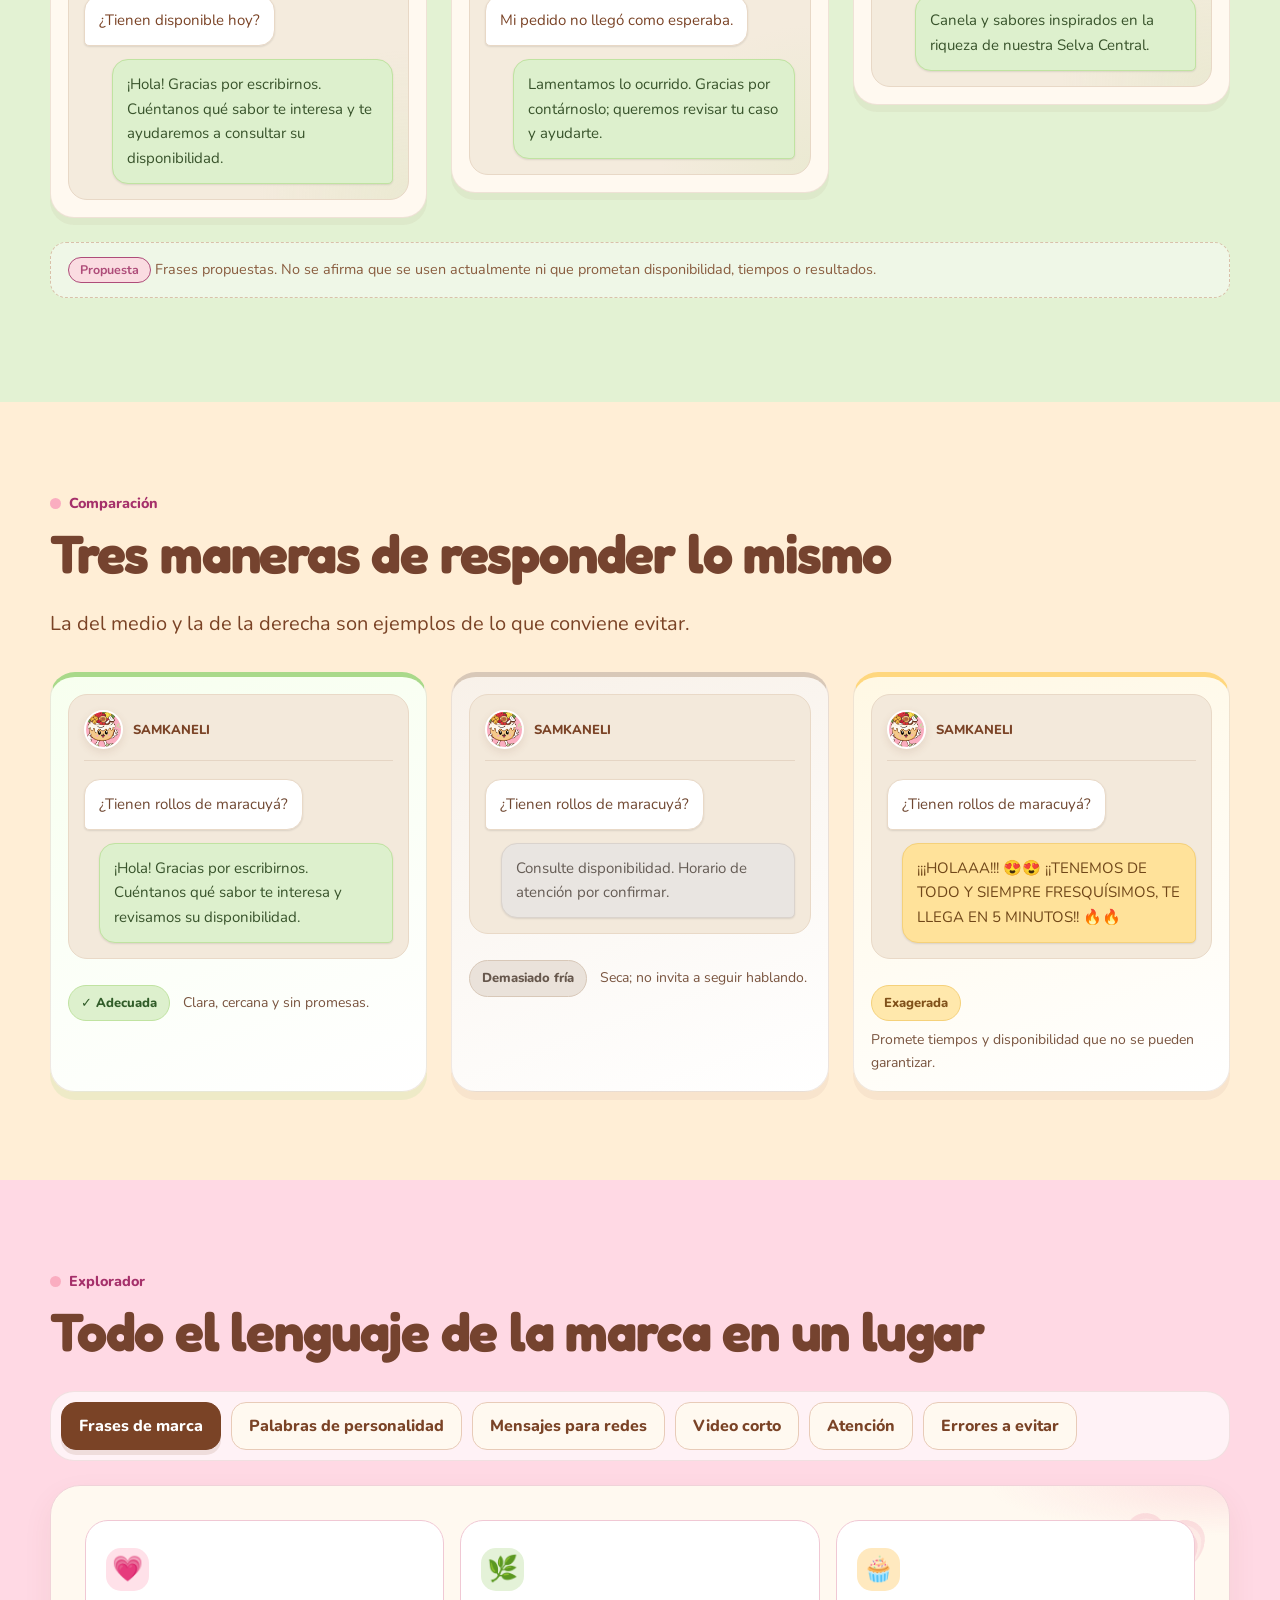
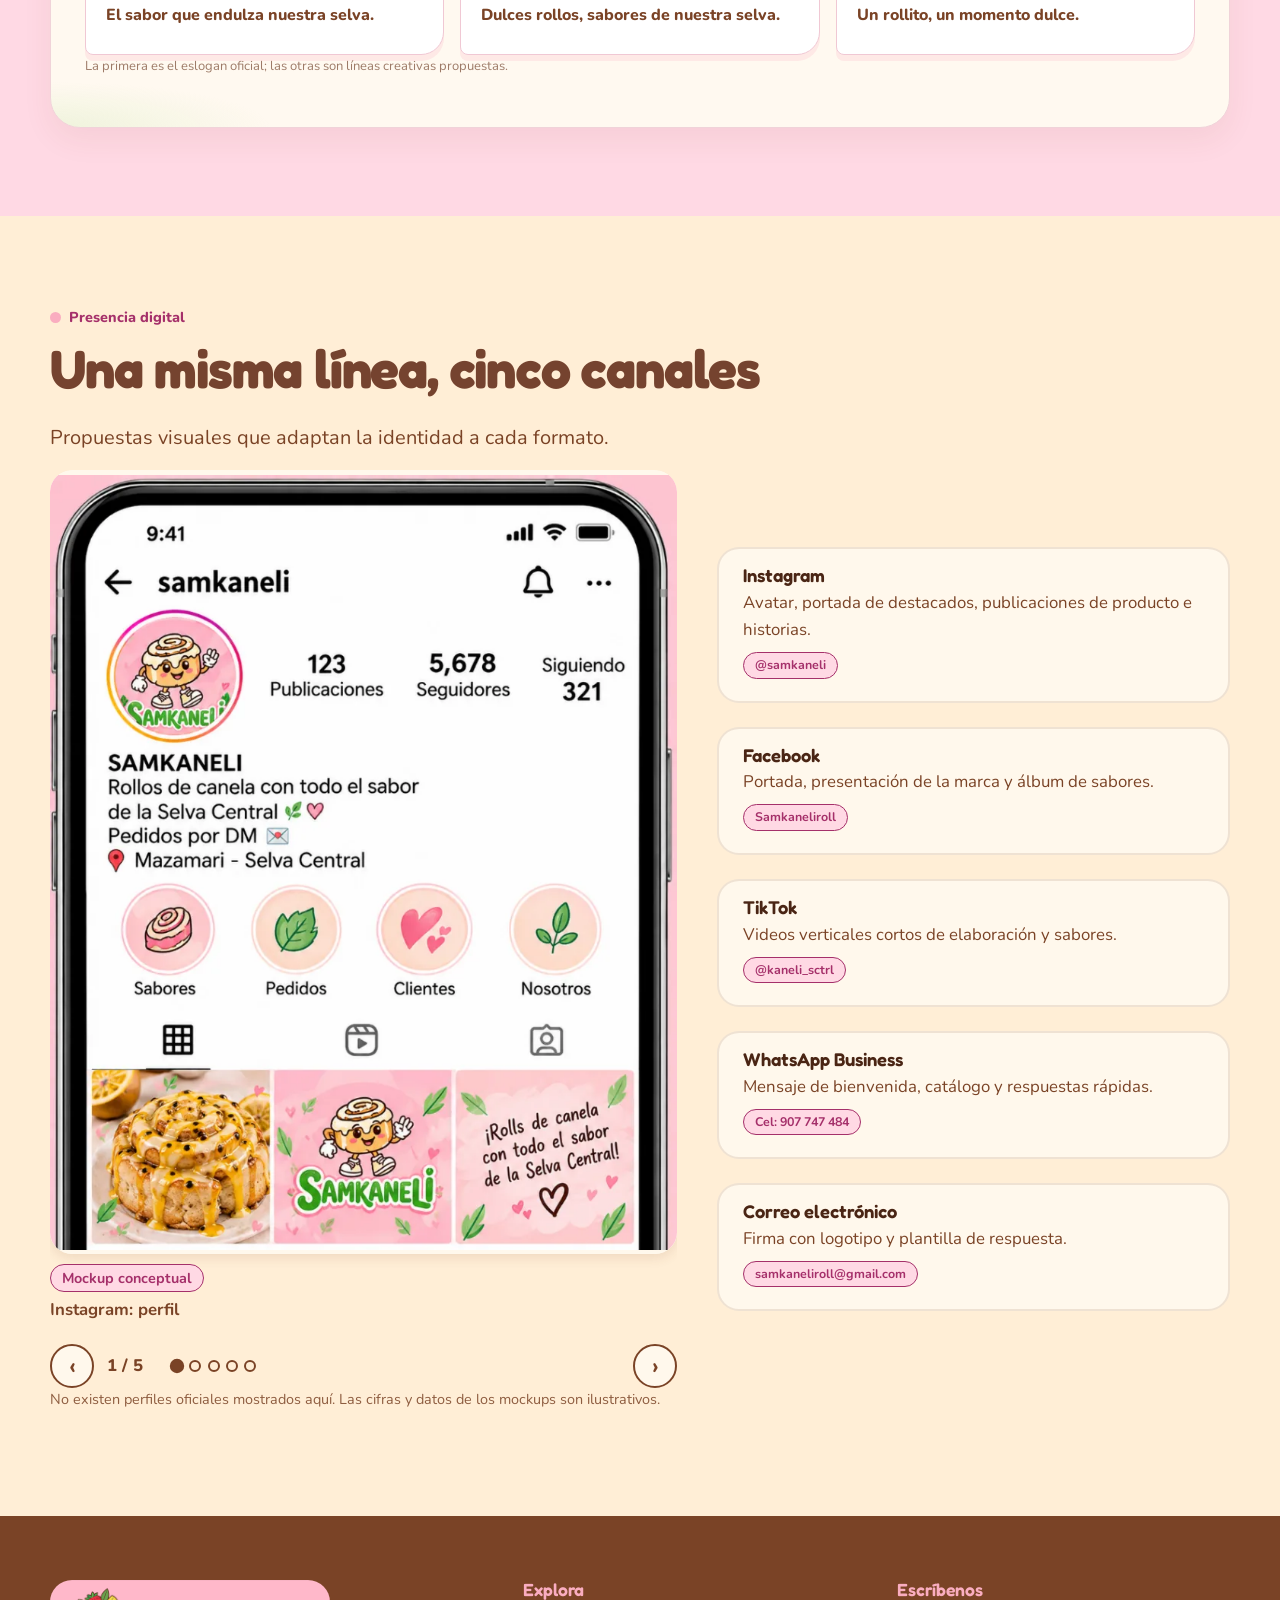
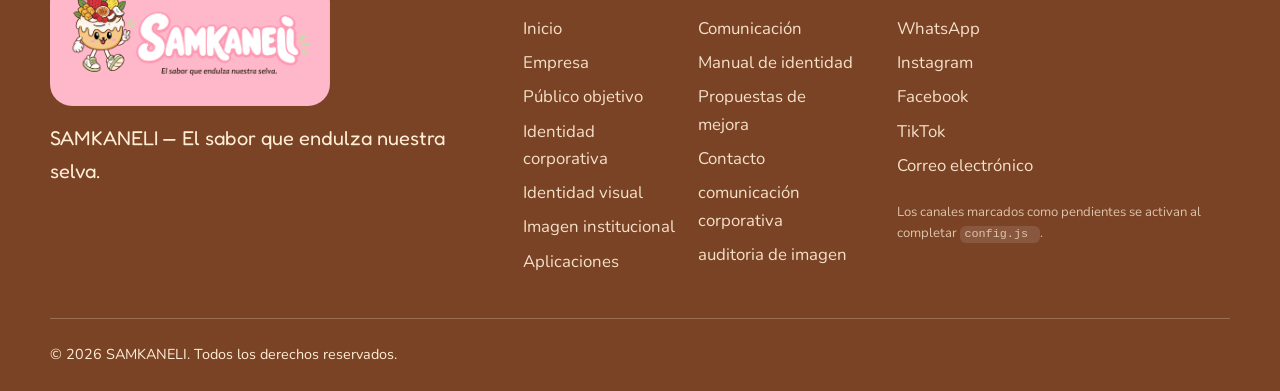
<file: comunicacion/comunicacion.html>
<!DOCTYPE html>
<html lang="es">
 <head>
  <meta charset="utf-8"/>
  <meta content="width=device-width, initial-scale=1" name="viewport"/>
  <title>
   Comunicaci&oacute;n | SAMKANELI, tono de voz y mensajes
  </title>
  <meta content="Personalidad verbal, tono de voz y ejemplos de mensajes de SAMKANELI para WhatsApp, redes sociales y atenci&oacute;n al cliente. Ejemplos propuestos." name="description"/>
  <meta content="#FFEED6" name="theme-color"/>
  <meta content="Comunicaci&oacute;n | SAMKANELI, tono de voz y mensajes" property="og:title"/>
  <meta content="Personalidad verbal, tono de voz y ejemplos de mensajes de SAMKANELI para WhatsApp, redes sociales y atenci&oacute;n al cliente. Ejemplos propuestos." property="og:description"/>
  <meta content="website" property="og:type"/>
  <link href="../img/mascota/mascota.png" rel="icon" type="image/png"/>
  <link href="https://fonts.googleapis.com" rel="preconnect"/>
  <link crossorigin="" href="https://fonts.gstatic.com" rel="preconnect"/>
  <!-- Fuentes opcionales: si no hay internet se usa la pila de respaldo definida en global.css -->
  <link href="https://fonts.googleapis.com/css2?family=Fredoka:wght@500;600;700&amp;family=Nunito:wght@400;600;700;800&amp;display=swap" rel="stylesheet"/>
  <link href="../global.css" rel="stylesheet"/>
  <link href="../comunicacion/comunicacion.css" rel="stylesheet"/>
  <script>
   document.documentElement.classList.add("js")
  </script>
 </head>
 <body data-page="comunicacion">
  <a class="skip" href="#contenido">
   Saltar al contenido
  </a>
  <header class="site-header">
   <div class="bar">
    <a aria-label="SAMKANELI, ir al inicio" class="brand" href="../index.html">
     <img alt="SAMKANELI, el sabor que endulza nuestra selva" height="433" src="../img/logo/imagotipo-transparente.png" width="1200"/>
    </a>
    <button aria-controls="menu" aria-expanded="false" aria-label="Abrir men&uacute;" class="nav-toggle" type="button">
     <span>
     </span>
     <span>
     </span>
     <span>
     </span>
    </button>
    <nav aria-label="Navegaci&oacute;n principal" class="nav" id="menu">
     <ul>
      <li>
       <a href="../index.html">
        Inicio
       </a>
      </li>
      <li class="has-sub">
       <button aria-expanded="false" aria-haspopup="true" class="sub-btn" type="button">
        La marca
        <span aria-hidden="true">
         &dtrif;
        </span>
       </button>
       <ul class="sub">
        <li>
         <a href="../empresa/empresa.html">
          Empresa
         </a>
        </li>
        <li>
         <a href="../publico-objetivo/publico-objetivo.html">
          P&uacute;blico objetivo
         </a>
        </li>
        <li>
         <a href="../identidad-corporativa/identidad-corporativa.html">
          Identidad corporativa
         </a>
        </li>
        <li>
         <a href="../identidad-visual/identidad-visual.html">
          Identidad visual
         </a>
        </li>
        <li>
         <a href="../imagen-institucional/imagen-institucional.html">
          Imagen institucional
         </a>
        </li>
       </ul>
      </li>
      <li>
       <a href="../aplicaciones/aplicaciones.html">
        Aplicaciones
       </a>
      </li>
      <li>
       <a aria-current="page" href="../comunicacion/comunicacion.html">
        Comunicaci&oacute;n
       </a>
      </li>
      <li>
       <a href="../manual-identidad/manual-identidad.html">
        Manual de identidad
       </a>
      </li>
      <li>
       <a href="../propuestas/propuestas.html">
        Propuestas de mejora
       </a>
      </li>
      <li>
       <a class="nav-cta" href="../contacto/contacto.html">
        Contacto
       </a>
      </li>
       <li>
       <a class="nav-cta" href="../comunicación-corporativa/comunicación-corporativa.html">
        comunicación-corporativa
       </a>
      </li>
      <li>
        <a href="../auditoria-imagen/auditoria-imagen.html" class="nav-cta">
auditoria de imagen
        </a>
      </li>
     </ul>
    </nav>
   </div>
  </header>
  <main id="contenido">

<section class="pagehead verbal-hero">
  <!-- Imagen de fondo -->
<div class="pagehead-visual publico-hero-fondo" aria-hidden="true">
  <img src="../img/mockups/Mascota dulce en un fondo tropical pastel.png" alt="">
</div>

  <div class="wrap split verbal-hero-contenido">
    <div class="verbal-hero-texto">
      <nav class="crumbs">
        <a href="../index.html">Inicio</a> › Comunicación
      </nav>

      <p class="eyebrow">Identidad verbal</p>

      <h1>Hablar como quien recomienda algo rico</h1>

      <p class="lead">
        SAMKANELI quiere sonar amigable, acogedora, responsable y
        confiable. Aquí se ve cómo se traduce eso en mensajes reales.
        Todos los ejemplos son propuestas, no mensajes ya usados.
      </p>
    </div>
  </div>
</section>

 <div class="franja-sabores" aria-label="Sabores e identidad de SAMKANELI">
  <div class="franja-sabores-pista">
    <span>✦ COCO</span><span>✦ CHOCOLATE</span><span>✦ CANELA ARTESANAL</span>
    <span>✦ HECHO EN PANGOA</span><span>✦ SELVA CENTRAL</span><span>✦ DULCE Y CERCANO</span>
    <span>✦ MANGO</span><span>✦ PIÑA</span><span>✦ MARACUYÁ</span><span>✦ CAMU CAMU</span>
    <span>✦ COCO</span><span>✦ CHOCOLATE</span><span>✦ CANELA ARTESANAL</span>
    <span>✦ HECHO EN PANGOA</span><span>✦ SELVA CENTRAL</span><span>✦ DULCE Y CERCANO</span>
    <span>✦ MANGO</span><span>✦ PIÑA</span><span>✦ MARACUYÁ</span><span>✦ CAMU CAMU</span>
  </div>
</div>

   <section class="sec sec--claro" id="personalidad">
    <div class="wrap">
     <header class="sec-head">
      <p class="eyebrow">
       Personalidad verbal
      </p>
      <h2>
       Cinco frases que dicen c&oacute;mo somos
      </h2>
      <p class="lead">
       Redactadas en lenguaje cotidiano.
      </p>
     </header>
     <ol class="five">
      <li class="five-i f1">
       <span>
        1
       </span>
       <p>
        Somos dulces y cercanos.
       </p>
      </li>
      <li class="five-i f2">
       <span>
        2
       </span>
       <p>
        Hablamos con amabilidad.
       </p>
      </li>
      <li class="five-i f3">
       <span>
        3
       </span>
       <p>
        Nos gusta compartir sabores diferentes.
       </p>
      </li>
      <li class="five-i f4">
       <span>
        4
       </span>
       <p>
        Comunicamos con claridad y responsabilidad.
       </p>
      </li>
      <li class="five-i f5">
       <span>
        5
       </span>
       <p>
        Queremos que cada persona se sienta bienvenida.
       </p>
      </li>
     </ol>
    </div>
   </section>
   <section class="sec" id="tono">
    <div class="wrap">
     <header class="sec-head">
      <p class="eyebrow">
       Tono de voz
      </p>
      <h2>
       Cinco formas de hablar
      </h2>
      <p class="lead">
       Cada principio, con su ejemplo y su canal.
      </p>
     </header>
     <div data-tabs="">
      <div aria-label="principios" class="tabs-list" role="tablist">
       <button aria-controls="principios-p0" aria-selected="false" class="tab" id="principios-t0" role="tab" type="button">
        Amigable
       </button>
       <button aria-controls="principios-p1" aria-selected="false" class="tab" id="principios-t1" role="tab" type="button">
        Acogedor
       </button>
       <button aria-controls="principios-p2" aria-selected="false" class="tab" id="principios-t2" role="tab" type="button">
        Sencillo
       </button>
       <button aria-controls="principios-p3" aria-selected="false" class="tab" id="principios-t3" role="tab" type="button">
        Responsable
       </button>
       <button aria-controls="principios-p4" aria-selected="false" class="tab" id="principios-t4" role="tab" type="button">
        Alegre y creativo
       </button>
      </div>
      <div aria-labelledby="principios-t0" class="tab-panel" hidden="" id="principios-p0" role="tabpanel">
       <div class="pr">
        <div class="pr-top">
         <h3>
          Amigable
         </h3>
         <p class="lead">
          Conversar como alguien que recomienda algo rico.
         </p>
        </div>
        <div class="pr-g">
         <article class="pr-c ok">
          <h4>
           &checkmark; C&oacute;mo suena
          </h4>
          <p>
           C&aacute;lido, natural, con un emoji moderado.
          </p>
         </article>
         <article class="pr-c no">
          <h4>
           ✕ C&oacute;mo no debe sonar
          </h4>
          <p>
           Seco, distante o demasiado formal.
          </p>
         </article>
         <article class="pr-c ex">
          <h4>
           Frase de ejemplo
          </h4>
          <p>
           &laquo;&iexcl;Hola! 💕 Bienvenido a SAMKANELI. &iquest;Qu&eacute; rollito te gustar&iacute;a descubrir hoy?&raquo;
          </p>
          <span class="badge b-propuesta">
           Propuesta
          </span>
         </article>
         <article class="pr-c ca">
          <h4>
           D&oacute;nde se usa
          </h4>
          <p>
           WhatsApp y comentarios.
          </p>
         </article>
        </div>
       </div>
      </div>
      <div aria-labelledby="principios-t1" class="tab-panel" hidden="" id="principios-p1" role="tabpanel">
       <div class="pr">
        <div class="pr-top">
         <h3>
          Acogedor
         </h3>
         <p class="lead">
          Hacer que el cliente se sienta bienvenido.
         </p>
        </div>
        <div class="pr-g">
         <article class="pr-c ok">
          <h4>
           &checkmark; C&oacute;mo suena
          </h4>
          <p>
           Cercano, paciente, con saludo y nombre.
          </p>
         </article>
         <article class="pr-c no">
          <h4>
           ✕ C&oacute;mo no debe sonar
          </h4>
          <p>
           Apurado, impersonal.
          </p>
         </article>
         <article class="pr-c ex">
          <h4>
           Frase de ejemplo
          </h4>
          <p>
           &laquo;Gracias por escribirnos, cu&eacute;ntanos qu&eacute; te gustar&iacute;a probar.&raquo;
          </p>
          <span class="badge b-propuesta">
           Propuesta
          </span>
         </article>
         <article class="pr-c ca">
          <h4>
           D&oacute;nde se usa
          </h4>
          <p>
           Atenci&oacute;n en mostrador y chat.
          </p>
         </article>
        </div>
       </div>
      </div>
      <div aria-labelledby="principios-t2" class="tab-panel" hidden="" id="principios-p2" role="tabpanel">
       <div class="pr">
        <div class="pr-top">
         <h3>
          Sencillo
         </h3>
         <p class="lead">
          Explicar sabores y condiciones sin complicaciones.
         </p>
        </div>
        <div class="pr-g">
         <article class="pr-c ok">
          <h4>
           &checkmark; C&oacute;mo suena
          </h4>
          <p>
           Frases cortas y claras.
          </p>
         </article>
         <article class="pr-c no">
          <h4>
           ✕ C&oacute;mo no debe sonar
          </h4>
          <p>
           Con palabras t&eacute;cnicas o p&aacute;rrafos largos.
          </p>
         </article>
         <article class="pr-c ex">
          <h4>
           Frase de ejemplo
          </h4>
          <p>
           &laquo;Rollo de canela con un toque frutal. Cu&eacute;ntanos tu sabor favorito.&raquo;
          </p>
          <span class="badge b-propuesta">
           Propuesta
          </span>
         </article>
         <article class="pr-c ca">
          <h4>
           D&oacute;nde se usa
          </h4>
          <p>
           Men&uacute;, cat&aacute;logo y etiquetas.
          </p>
         </article>
        </div>
       </div>
      </div>
      <div aria-labelledby="principios-t3" class="tab-panel" hidden="" id="principios-p3" role="tabpanel">
       <div class="pr">
        <div class="pr-top">
         <h3>
          Responsable
         </h3>
         <p class="lead">
          Dar informaci&oacute;n clara y no prometer lo que no se puede garantizar.
         </p>
        </div>
        <div class="pr-g">
         <article class="pr-c ok">
          <h4>
           &checkmark; C&oacute;mo suena
          </h4>
          <p>
           Honesto, concreto, con datos confirmados.
          </p>
         </article>
         <article class="pr-c no">
          <h4>
           ✕ C&oacute;mo no debe sonar
          </h4>
          <p>
           Prometer tiempos o resultados sin confirmarlos.
          </p>
         </article>
         <article class="pr-c ex">
          <h4>
           Frase de ejemplo
          </h4>
          <p>
           &laquo;D&eacute;janos revisar la disponibilidad y te confirmamos.&raquo;
          </p>
          <span class="badge b-propuesta">
           Propuesta
          </span>
         </article>
         <article class="pr-c ca">
          <h4>
           D&oacute;nde se usa
          </h4>
          <p>
           Pedidos y reclamos.
          </p>
         </article>
        </div>
       </div>
      </div>
      <div aria-labelledby="principios-t4" class="tab-panel" hidden="" id="principios-p4" role="tabpanel">
       <div class="pr">
        <div class="pr-top">
         <h3>
          Alegre y creativo
         </h3>
         <p class="lead">
          Transmitir entusiasmo por los productos y las combinaciones.
         </p>
        </div>
        <div class="pr-g">
         <article class="pr-c ok">
          <h4>
           &checkmark; C&oacute;mo suena
          </h4>
          <p>
           Divertido, con ideas y buen humor.
          </p>
         </article>
         <article class="pr-c no">
          <h4>
           ✕ C&oacute;mo no debe sonar
          </h4>
          <p>
           Exagerado, con may&uacute;sculas y signos de m&aacute;s.
          </p>
         </article>
         <article class="pr-c ex">
          <h4>
           Frase de ejemplo
          </h4>
          <p>
           &laquo;Un rollito con un toque frutal para darle un giro a tu momento dulce.&raquo;
          </p>
          <span class="badge b-propuesta">
           Propuesta
          </span>
         </article>
         <article class="pr-c ca">
          <h4>
           D&oacute;nde se usa
          </h4>
          <p>
           Redes sociales y videos cortos.
          </p>
         </article>
        </div>
       </div>
      </div>
     </div>
    </div>
   </section>
   <section class="sec sec--verde" id="ejemplos">
    <div class="wrap">
     <header class="sec-head">
      <p class="eyebrow">
       Mensajes reales
      </p>
      <h2>
       C&oacute;mo suena en cada situaci&oacute;n
      </h2>
      <p class="lead">
       Conversaciones de ejemplo para los momentos m&aacute;s comunes.
      </p>
     </header>
     <div class="cv-grid">
      <figure class="cv reveal">
       <figcaption>
        Bienvenida
       </figcaption>
       <div class="chat">
        <div class="chat-h">
         <img alt="" decoding="async" height="651" loading="lazy" src="../img/mascota/mascota.png" width="489"/>
         SAMKANELI
        </div>
        <div class="msg out">
         &iexcl;Hola! 💕 Bienvenido a SAMKANELI. &iquest;Qu&eacute; rollito te gustar&iacute;a descubrir hoy?
        </div>
       </div>
      </figure>
      <figure class="cv reveal">
       <figcaption>
        Presentaci&oacute;n de un sabor
       </figcaption>
       <div class="chat">
        <div class="chat-h">
         <img alt="" decoding="async" height="651" loading="lazy" src="../img/mascota/mascota.png" width="489"/>
         SAMKANELI
        </div>
        <div class="msg in">
         &iquest;Qu&eacute; sabor me recomiendan?
        </div>
        <div class="msg out">
         Un rollito de canela con un toque frutal para darle un giro diferente a tu momento dulce.
        </div>
       </div>
      </figure>
      <figure class="cv reveal">
       <figcaption>
        Agradecimiento
       </figcaption>
       <div class="chat">
        <div class="chat-h">
         <img alt="" decoding="async" height="651" loading="lazy" src="../img/mascota/mascota.png" width="489"/>
         SAMKANELI
        </div>
        <div class="msg out">
         &iexcl;Gracias por elegir SAMKANELI! Esperamos que disfrutes mucho tu rollito.
        </div>
       </div>
      </figure>
      <figure class="cv reveal">
       <figcaption>
        Disponibilidad
       </figcaption>
       <div class="chat">
        <div class="chat-h">
         <img alt="" decoding="async" height="651" loading="lazy" src="../img/mascota/mascota.png" width="489"/>
         SAMKANELI
        </div>
        <div class="msg in">
         &iquest;Tienen disponible hoy?
        </div>
        <div class="msg out">
         &iexcl;Hola! Gracias por escribirnos. Cu&eacute;ntanos qu&eacute; sabor te interesa y te ayudaremos a consultar su disponibilidad.
        </div>
       </div>
      </figure>
      <figure class="cv reveal">
       <figcaption>
        Ante un inconveniente
       </figcaption>
       <div class="chat">
        <div class="chat-h">
         <img alt="" decoding="async" height="651" loading="lazy" src="../img/mascota/mascota.png" width="489"/>
         SAMKANELI
        </div>
        <div class="msg in">
         Mi pedido no lleg&oacute; como esperaba.
        </div>
        <div class="msg out">
         Lamentamos lo ocurrido. Gracias por cont&aacute;rnoslo; queremos revisar tu caso y ayudarte.
        </div>
       </div>
      </figure>
      <figure class="cv reveal">
       <figcaption>
        Identidad regional
       </figcaption>
       <div class="chat">
        <div class="chat-h">
         <img alt="" decoding="async" height="651" loading="lazy" src="../img/mascota/mascota.png" width="489"/>
         SAMKANELI
        </div>
        <div class="msg out">
         Canela y sabores inspirados en la riqueza de nuestra Selva Central.
        </div>
       </div>
      </figure>
     </div>
     <p class="muted">
      <span class="badge b-propuesta">
       Propuesta
      </span>
      Frases propuestas. No se afirma que se usen actualmente ni que prometan disponibilidad, tiempos o resultados.
     </p>
    </div>
   </section>
   <section class="sec" id="comparar">
    <div class="wrap">
     <header class="sec-head">
      <p class="eyebrow">
       Comparaci&oacute;n
      </p>
      <h2>
       Tres maneras de responder lo mismo
      </h2>
      <p class="lead">
       La del medio y la de la derecha son ejemplos de lo que conviene evitar.
      </p>
     </header>
     <div class="cmp">
      <figure>
       <div class="chat">
        <div class="chat-h">
         <img alt="" decoding="async" height="651" loading="lazy" src="../img/mascota/mascota.png" width="489"/>
         SAMKANELI
        </div>
        <div class="msg in">
         &iquest;Tienen rollos de maracuy&aacute;?
        </div>
        <div class="msg out">
         &iexcl;Hola! Gracias por escribirnos. Cu&eacute;ntanos qu&eacute; sabor te interesa y revisamos su disponibilidad.
        </div>
       </div>
       <figcaption>
        <span class="tag t1">
         &checkmark; Adecuada
        </span>
        Clara, cercana y sin promesas.
       </figcaption>
      </figure>
      <figure>
       <div class="chat tone-fria">
        <div class="chat-h">
         <img alt="" decoding="async" height="651" loading="lazy" src="../img/mascota/mascota.png" width="489"/>
         SAMKANELI
        </div>
        <div class="msg in">
         &iquest;Tienen rollos de maracuy&aacute;?
        </div>
        <div class="msg out">
         Consulte disponibilidad. Horario de atenci&oacute;n por confirmar.
        </div>
       </div>
       <figcaption>
        <span class="tag t2">
         Demasiado fr&iacute;a
        </span>
        Seca; no invita a seguir hablando.
       </figcaption>
      </figure>
      <figure>
       <div class="chat tone-exagerada">
        <div class="chat-h">
         <img alt="" decoding="async" height="651" loading="lazy" src="../img/mascota/mascota.png" width="489"/>
         SAMKANELI
        </div>
        <div class="msg in">
         &iquest;Tienen rollos de maracuy&aacute;?
        </div>
        <div class="msg out">
         &iexcl;&iexcl;&iexcl;HOLAAA!!! 😍😍 &iexcl;&iexcl;TENEMOS DE TODO Y SIEMPRE FRESQU&Iacute;SIMOS, TE LLEGA EN 5 MINUTOS!! 🔥🔥
        </div>
       </div>
       <figcaption>
        <span class="tag t3">
         Exagerada
        </span>
        Promete tiempos y disponibilidad que no se pueden garantizar.
       </figcaption>
      </figure>
     </div>
    </div>
   </section>
   <section class="sec sec--rosa" id="explorar">
    <div class="wrap">
     <header class="sec-head">
      <p class="eyebrow">
       Explorador
      </p>
      <h2>
       Todo el lenguaje de la marca en un lugar
      </h2>
     </header>
     <div data-tabs="">
      <div aria-label="explorar" class="tabs-list" role="tablist">
       <button aria-controls="explorar-p0" aria-selected="false" class="tab" id="explorar-t0" role="tab" type="button">
        Frases de marca
       </button>
       <button aria-controls="explorar-p1" aria-selected="false" class="tab" id="explorar-t1" role="tab" type="button">
        Palabras de personalidad
       </button>
       <button aria-controls="explorar-p2" aria-selected="false" class="tab" id="explorar-t2" role="tab" type="button">
        Mensajes para redes
       </button>
       <button aria-controls="explorar-p3" aria-selected="false" class="tab" id="explorar-t3" role="tab" type="button">
        Video corto
       </button>
       <button aria-controls="explorar-p4" aria-selected="false" class="tab" id="explorar-t4" role="tab" type="button">
        Atenci&oacute;n
       </button>
       <button aria-controls="explorar-p5" aria-selected="false" class="tab" id="explorar-t5" role="tab" type="button">
        Errores a evitar
       </button>
      </div>
      <div aria-labelledby="explorar-t0" class="tab-panel" hidden="" id="explorar-p0" role="tabpanel">
       <ul class="pill-list">
        <li>
         El sabor que endulza nuestra selva.
        </li>
        <li>
         Dulces rollos, sabores de nuestra selva.
        </li>
        <li>
         Un rollito, un momento dulce.
        </li>
       </ul>
       <p class="muted">
        La primera es el eslogan oficial; las otras son l&iacute;neas creativas propuestas.
       </p>
      </div>
      <div aria-labelledby="explorar-t1" class="tab-panel" hidden="" id="explorar-p1" role="tabpanel">
       <ul class="pill-list">
        <li>
         Dulce
        </li>
        <li>
         Amigable
        </li>
        <li>
         Acogedora
        </li>
        <li>
         Creativa
        </li>
        <li>
         Cercana
        </li>
        <li>
         Confiable
        </li>
        <li>
         Selva Central
        </li>
        <li>
         Artesanal
        </li>
       </ul>
      </div>
      <div aria-labelledby="explorar-t2" class="tab-panel" hidden="" id="explorar-p2" role="tabpanel">
       <div class="g3 grid">
        <article class="card plain">
         <h4>
          Publicaci&oacute;n promocional
         </h4>
         <p>
          &laquo;Un rollito, un momento dulce. Cu&eacute;ntanos qu&eacute; sabor te gustar&iacute;a probar.&raquo;
         </p>
        </article>
        <article class="card plain">
         <h4>
          Historia de Instagram
         </h4>
         <p>
          &laquo;&iquest;Maracuy&aacute; o mango? Cu&eacute;ntanos cu&aacute;l te antoja m&aacute;s.&raquo;
         </p>
        </article>
        <article class="card plain">
         <h4>
          Nuevo sabor (si se confirma)
         </h4>
         <p>
          &laquo;&iexcl;Lleg&oacute; un nuevo sabor inspirado en nuestra selva!&raquo;
         </p>
        </article>
       </div>
       <p class="muted">
        <span class="badge b-propuesta">
         Propuesta
        </span>
       </p>
      </div>
      <div aria-labelledby="explorar-t3" class="tab-panel" hidden="" id="explorar-p3" role="tabpanel">
       <ol class="check-list">
        <li>
         Primer plano de la espiral y el glaseado.
        </li>
        <li>
         Frase breve en pantalla: &laquo;Un rollito, un momento dulce&raquo;.
        </li>
        <li>
         Cierre con mascota y eslogan.
        </li>
       </ol>
      </div>
      <div aria-labelledby="explorar-t4" class="tab-panel" hidden="" id="explorar-p4" role="tabpanel">
       <ul class="check-list">
        <li>
         Saluda y pregunta qu&eacute; sabor le interesa.
        </li>
        <li>
         Confirma la disponibilidad antes de prometerla.
        </li>
        <li>
         Agradece al terminar.
        </li>
       </ul>
      </div>
      <div aria-labelledby="explorar-t5" class="tab-panel" hidden="" id="explorar-p5" role="tabpanel">
       <ul class="check-list no">
        <li>
         May&uacute;sculas y signos de m&aacute;s.
        </li>
        <li>
         Prometer tiempos o resultados sin confirmarlos.
        </li>
        <li>
         Responder sin saludar.
        </li>
        <li>
         P&aacute;rrafos largos y t&eacute;cnicos.
        </li>
        <li>
         Usar un tono distinto en cada canal.
        </li>
       </ul>
      </div>
     </div>
    </div>
   </section>
   <section class="sec" id="digital">
    <div class="wrap">
     <header class="sec-head">
      <p class="eyebrow">
       Presencia digital
      </p>
      <h2>
       Una misma l&iacute;nea, cinco canales
      </h2>
      <p class="lead">
       Propuestas visuales que adaptan la identidad a cada formato.
      </p>
     </header>
     <div class="split">
      <div>
       <section aria-label="Presencia digital propuesta" aria-roledescription="carrusel" class="carousel" data-carousel="">
        <div aria-label="Diapositivas (usa las flechas del teclado)" class="car-track" role="group" tabindex="0">
         <figure aria-label="1 de 5" aria-roledescription="diapositiva" class="car-slide" role="group">
          <div class="car-media" style="aspect-ratio:4/5">
           <img alt="Perfil de Instagram" class="fit-contain" data-caption="Instagram: perfil" data-group="digital" data-lightbox="" height="1019" src="../img/mockups/instagram-perfil.webp" width="824"/>
          </div>
          <figcaption>
           <span class="badge b-mockup">
            Mockup conceptual
           </span>
           <strong>
            Instagram: perfil
           </strong>
           <span>
           </span>
          </figcaption>
         </figure>
         <figure aria-label="2 de 5" aria-roledescription="diapositiva" class="car-slide" role="group">
          <div class="car-media" style="aspect-ratio:4/5">
           <img alt="Publicaci&oacute;n de Instagram" class="fit-contain" data-caption="Instagram: publicaci&oacute;n" data-group="digital" data-lightbox="" decoding="async" height="965" loading="lazy" src="../img/mockups/instagram-publicacion.webp" width="644"/>
          </div>
          <figcaption>
           <span class="badge b-mockup">
            Mockup conceptual
           </span>
           <strong>
            Instagram: publicaci&oacute;n
           </strong>
           <span>
           </span>
          </figcaption>
         </figure>
         <figure aria-label="3 de 5" aria-roledescription="diapositiva" class="car-slide" role="group">
          <div class="car-media" style="aspect-ratio:4/5">
           <img alt="Video vertical" class="fit-contain" data-caption="TikTok: video vertical" data-group="digital" data-lightbox="" decoding="async" height="1125" loading="lazy" src="../img/mockups/tiktok-video-vertical.webp" width="633"/>
          </div>
          <figcaption>
           <span class="badge b-mockup">
            Mockup conceptual
           </span>
           <strong>
            TikTok: video vertical
           </strong>
           <span>
           </span>
          </figcaption>
         </figure>
         <figure aria-label="4 de 5" aria-roledescription="diapositiva" class="car-slide" role="group">
          <div class="car-media" style="aspect-ratio:4/5">
           <img alt="P&aacute;gina de Facebook" class="fit-contain" data-caption="Facebook: p&aacute;gina" data-group="digital" data-lightbox="" decoding="async" height="785" loading="lazy" src="../img/mockups/facebook-pagina.webp" width="1300"/>
          </div>
          <figcaption>
           <span class="badge b-mockup">
            Mockup conceptual
           </span>
           <strong>
            Facebook: p&aacute;gina
           </strong>
           <span>
           </span>
          </figcaption>
         </figure>
         <figure aria-label="5 de 5" aria-roledescription="diapositiva" class="car-slide" role="group">
          <div class="car-media" style="aspect-ratio:4/5">
           <img alt="Conversaci&oacute;n de pedido por WhatsApp" class="fit-contain" data-caption="WhatsApp: conversaci&oacute;n de ejemplo" data-group="digital" data-lightbox="" decoding="async" height="1463" loading="lazy" src="../img/mockups/whatsapp-pedido.webp" width="979"/>
          </div>
          <figcaption>
           <span class="badge b-mockup">
            Mockup conceptual
           </span>
           <strong>
            WhatsApp: conversaci&oacute;n de ejemplo
           </strong>
           <span>
           </span>
          </figcaption>
         </figure>
        </div>
        <div class="car-ui">
         <button aria-label="Diapositiva anterior" class="car-btn car-prev" type="button">
          &lsaquo;
         </button>
         <span aria-live="polite" class="car-count">
          1 / 5
         </span>
         <div class="car-dots">
         </div>
         <button aria-label="Diapositiva siguiente" class="car-btn car-next" type="button">
          &rsaquo;
         </button>
        </div>
       </section>
      </div>
      <div class="stack">
       <div class="grid">
        <article class="card ch">
         <h3>
          Instagram
         </h3>
         <p>
          Avatar, portada de destacados, publicaciones de producto e historias.
         </p>
         <p>
          <span class="badge b-propuesta">
           @samkaneli
          </span>
         </p>
       
        </article>
        <article class="card ch">
         <h3>
          Facebook
         </h3>
         <p>
          Portada, presentaci&oacute;n de la marca y &aacute;lbum de sabores.
         </p>
         <p>
          <span class="badge b-propuesta">
              Samkaneliroll
          </span>
         </p>
       
        </article>
        <article class="card ch">
         <h3>
          TikTok
         </h3>
         <p>
          Videos verticales cortos de elaboraci&oacute;n y sabores.
         </p>
         <p>
          <span class="badge b-propuesta">
            @kaneli_sctrl
          </span>
         </p>

        </article>
        <article class="card ch">
         <h3>
          WhatsApp Business
         </h3>
         <p>
          Mensaje de bienvenida, cat&aacute;logo y respuestas r&aacute;pidas.
         </p>
         <p>
          <span class="badge b-propuesta">
          Cel: 907 747 484
          </span>
         </p>
        </article>
        <article class="card ch">
         <h3>
          Correo electr&oacute;nico
         </h3>
         <p>
          Firma con logotipo y plantilla de respuesta.
         </p>
         <p>
          <span class="badge b-propuesta">
           samkaneliroll@gmail.com
          </span>
         </p>
        
        </article>
       </div>
      </div>
     </div>
     <p class="muted">
      No existen perfiles oficiales mostrados aqu&iacute;. Las cifras y datos de los mockups son ilustrativos.
     </p>
    </div>
   </section>
  </main>
  <footer class="site-footer">
   <div class="wrap foot-grid">
    <div class="foot-brand">
     <img alt="SAMKANELI" class="foot-logo" decoding="async" height="541" loading="lazy" src="../img/logo/imagotipo-rosa-blanco.png" width="1200"/>
     <p class="foot-slogan">
      SAMKANELI &mdash; El sabor que endulza nuestra selva.
     </p>
    </div>
    <nav aria-label="Mapa del sitio">
     <h2 class="foot-h">
      Explora
     </h2>
     <ul class="foot-links">
      <li>
       <a href="../index.html">
        Inicio
       </a>
      </li>
      <li>
       <a href="../empresa/empresa.html">
        Empresa
       </a>
      </li>
      <li>
       <a href="../publico-objetivo/publico-objetivo.html">
        P&uacute;blico objetivo
       </a>
      </li>
      <li>
       <a href="../identidad-corporativa/identidad-corporativa.html">
        Identidad corporativa
       </a>
      </li>
      <li>
       <a href="../identidad-visual/identidad-visual.html">
        Identidad visual
       </a>
      </li>
      <li>
       <a href="../imagen-institucional/imagen-institucional.html">
        Imagen institucional
       </a>
      </li>
      <li>
       <a href="../aplicaciones/aplicaciones.html">
        Aplicaciones
       </a>
      </li>
      <li>
       <a href="../comunicacion/comunicacion.html">
        Comunicaci&oacute;n
       </a>
      </li>
      <li>
       <a href="../manual-identidad/manual-identidad.html">
        Manual de identidad
       </a>
      </li>
      <li>
       <a href="../propuestas/propuestas.html">
        Propuestas de mejora
       </a>
      </li>
      <li>
       <a href="../contacto/contacto.html">
        Contacto
       </a>
      </li>
      <li>
        <a href="../comunicación-corporativa/comunicación-corporativa.html" class="nav-cta">
comunicación corporativa
        </a>
      </li>
       <li>
        <a href="../auditoria-imagen/auditoria-imagen.html" class="nav-cta">
auditoria de imagen
        </a>
      </li>
     </ul>
    </nav>
    <div>
     <h2 class="foot-h">
      Escr&iacute;benos
     </h2>
     <ul class="foot-contact">
      <li>
       <a data-contact="whatsapp" href="https://w.app/rollkaneli">
        WhatsApp
       </a>
      </li>
      <li>
       <a data-contact="instagram" href="../contacto/contacto.html#instagram">
        Instagram
       </a>
      </li>
      <li>
       <a data-contact="facebook" href="https://www.facebook.com/profile.php?id=61590356957658">
        Facebook
       </a>
      </li>
      <li>
       <a data-contact="tiktok" href="https://www.tiktok.com/@kaneli_sctrl">
        TikTok
       </a>
      </li>
      <li>
       <a data-contact="email" href="samkaneliroll@gmail.com">
        Correo electr&oacute;nico
       </a>
      </li>
     </ul>
     <p class="foot-note">
      Los canales marcados como pendientes se activan al completar
      <code>
       config.js
      </code>
      .
     </p>
    </div>
   </div>
   <div class="foot-legal wrap">
    <p>
     &copy; 2026 SAMKANELI. Todos los derechos reservados.
    </p>
   </div>
  </footer>
  <script src="../config.js">
  </script>
  <script src="../script.js">
  </script>
 </body>
</html>
</file>
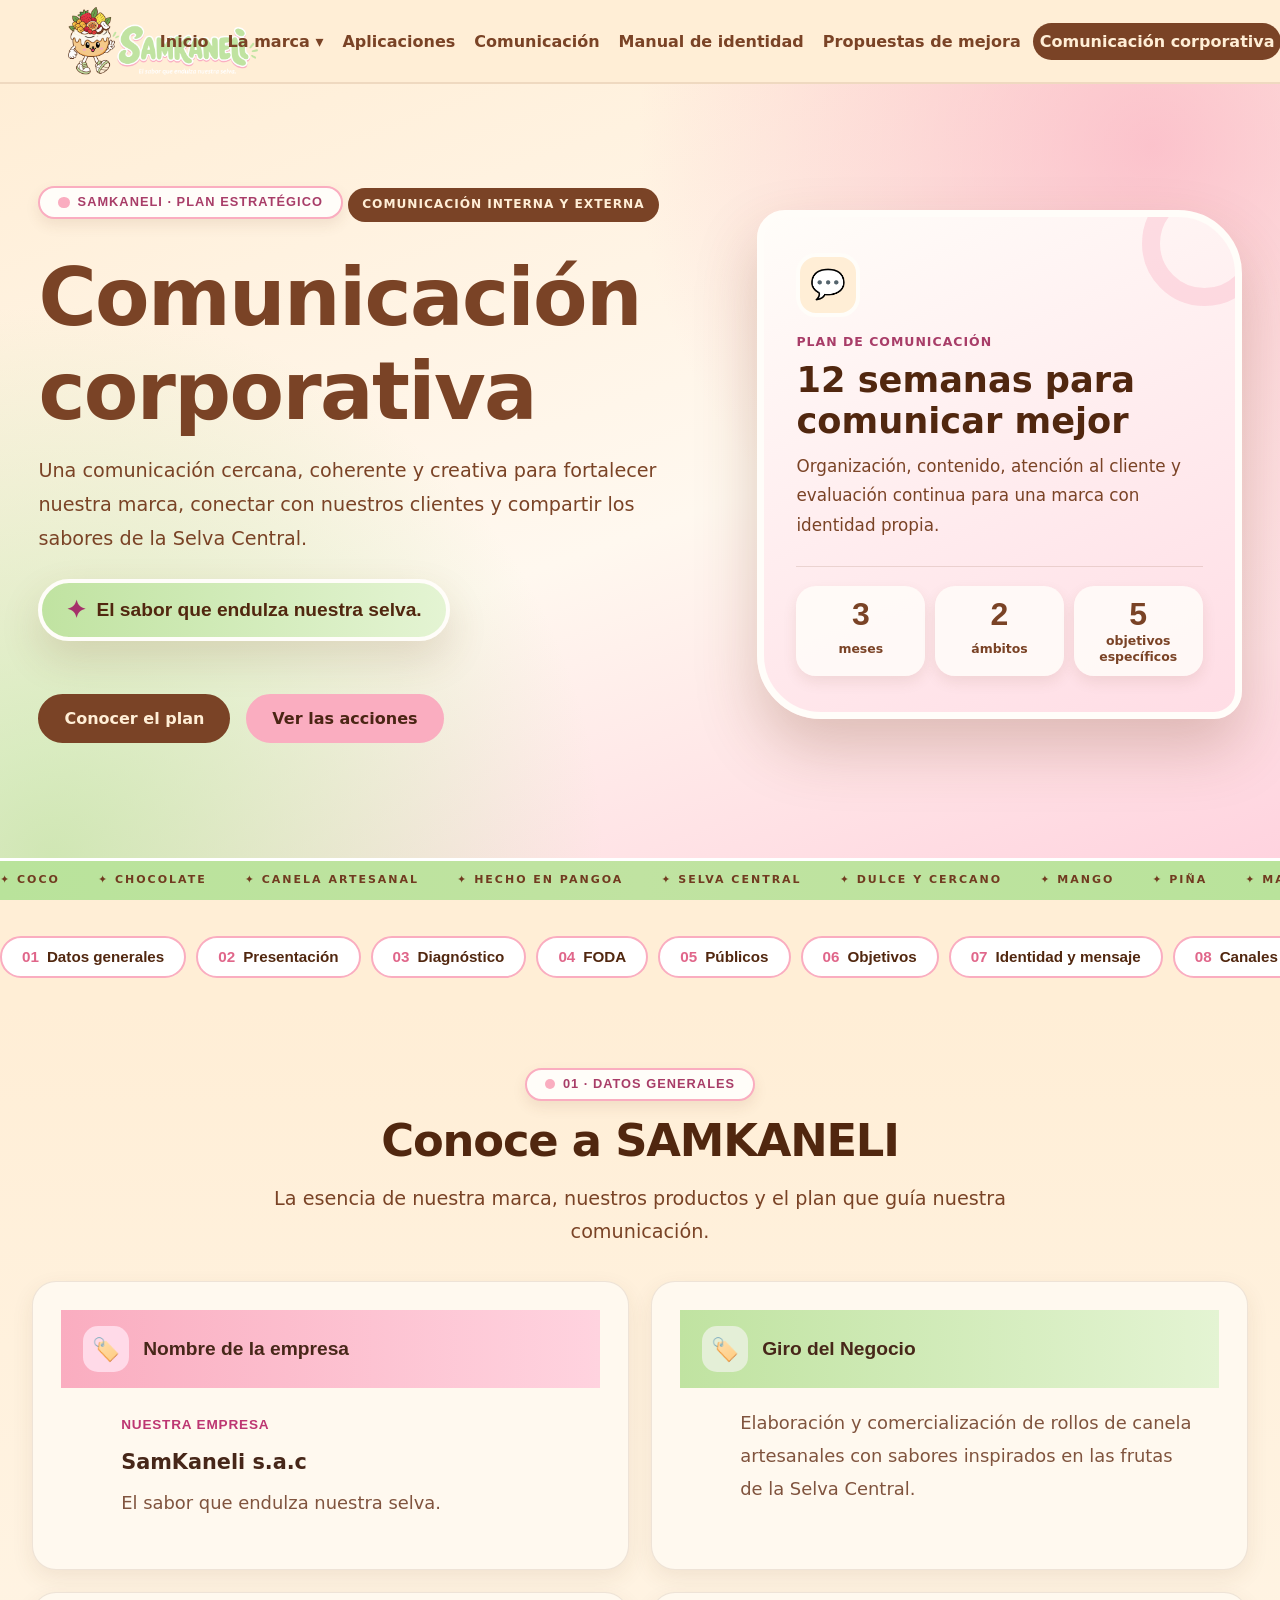
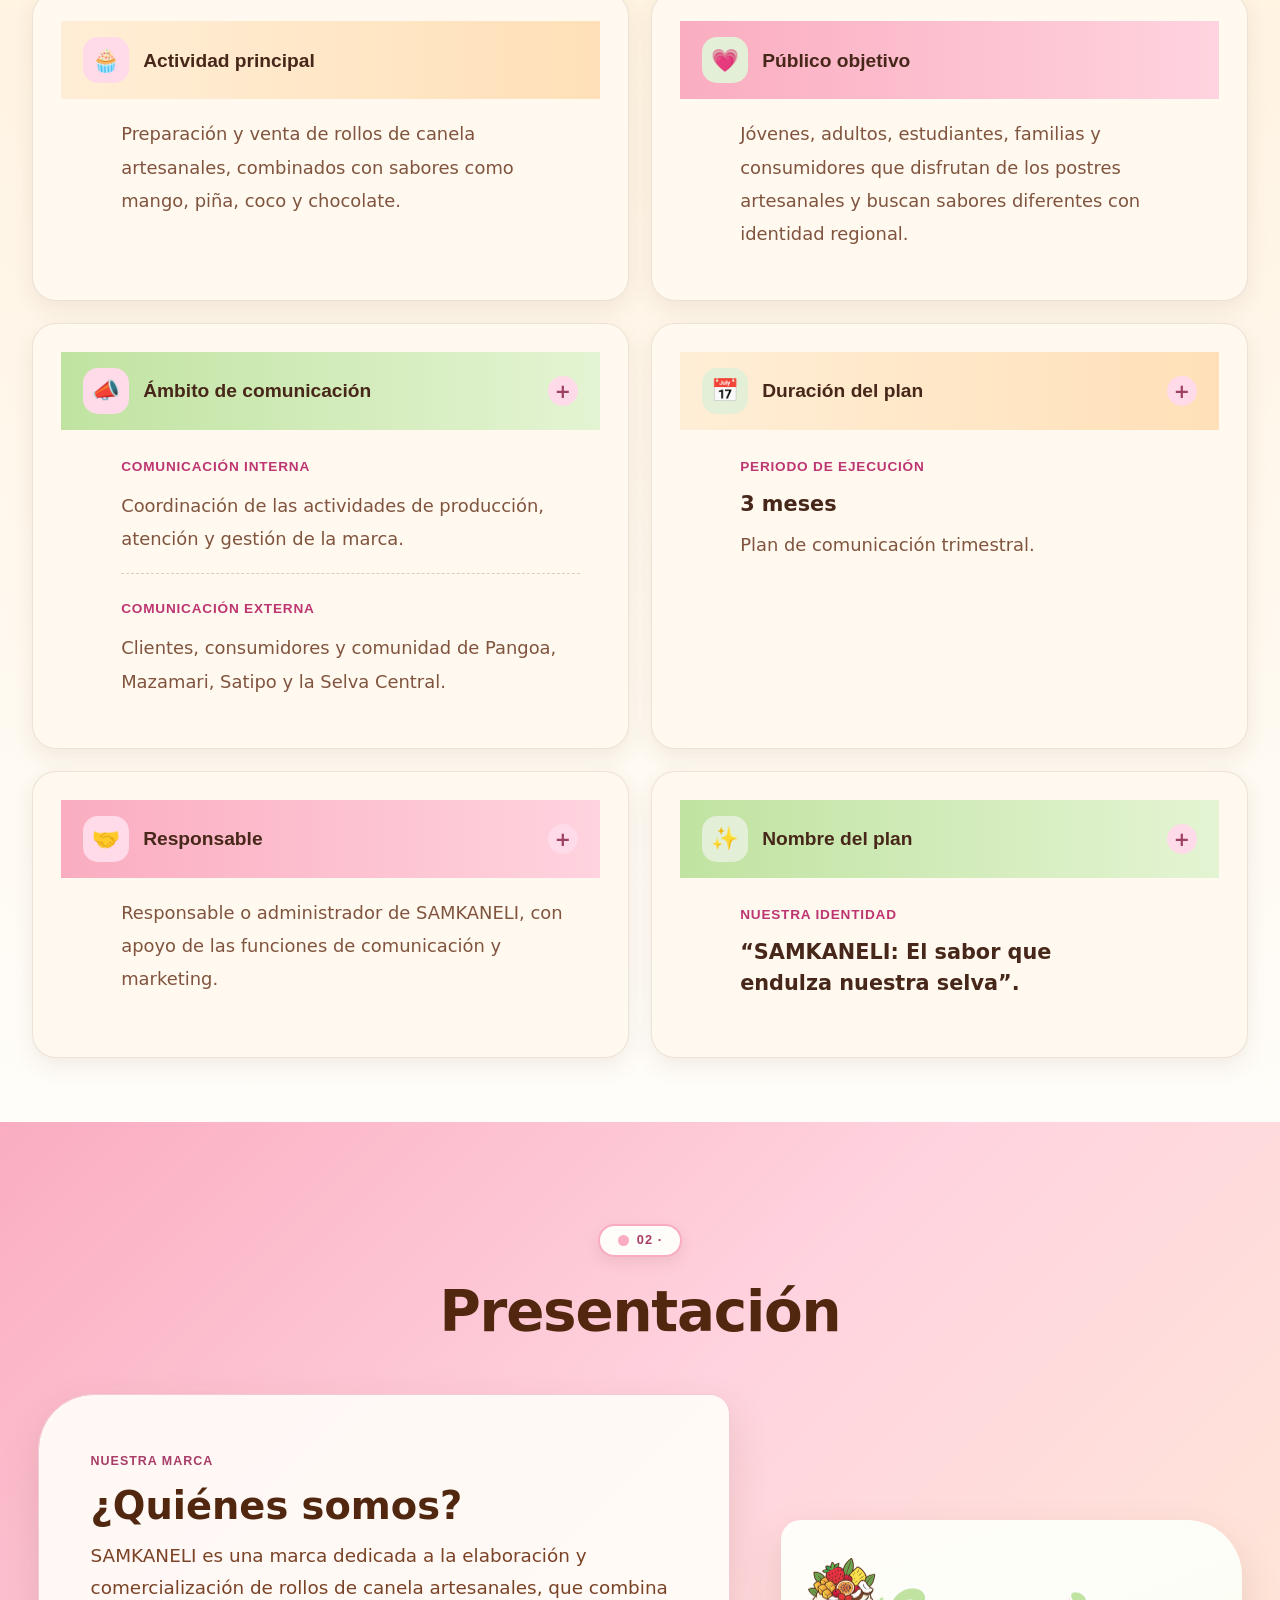
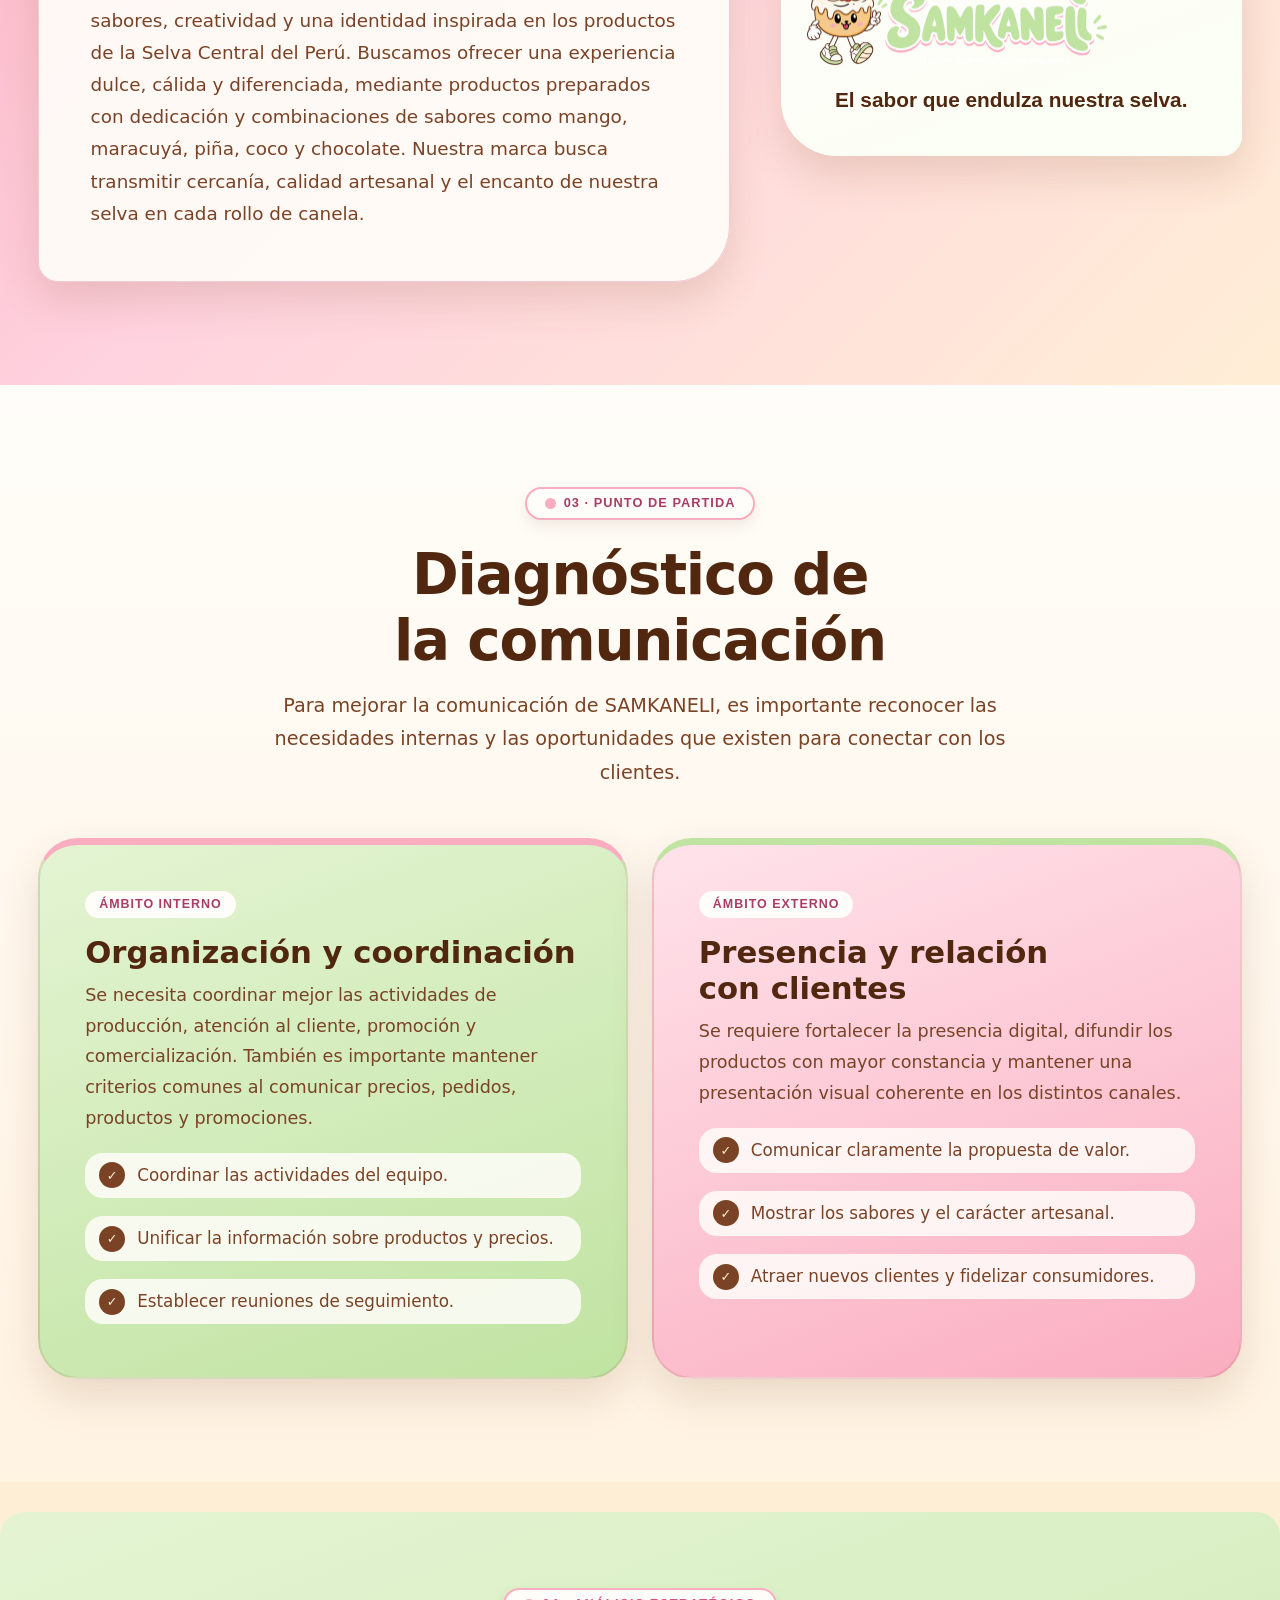
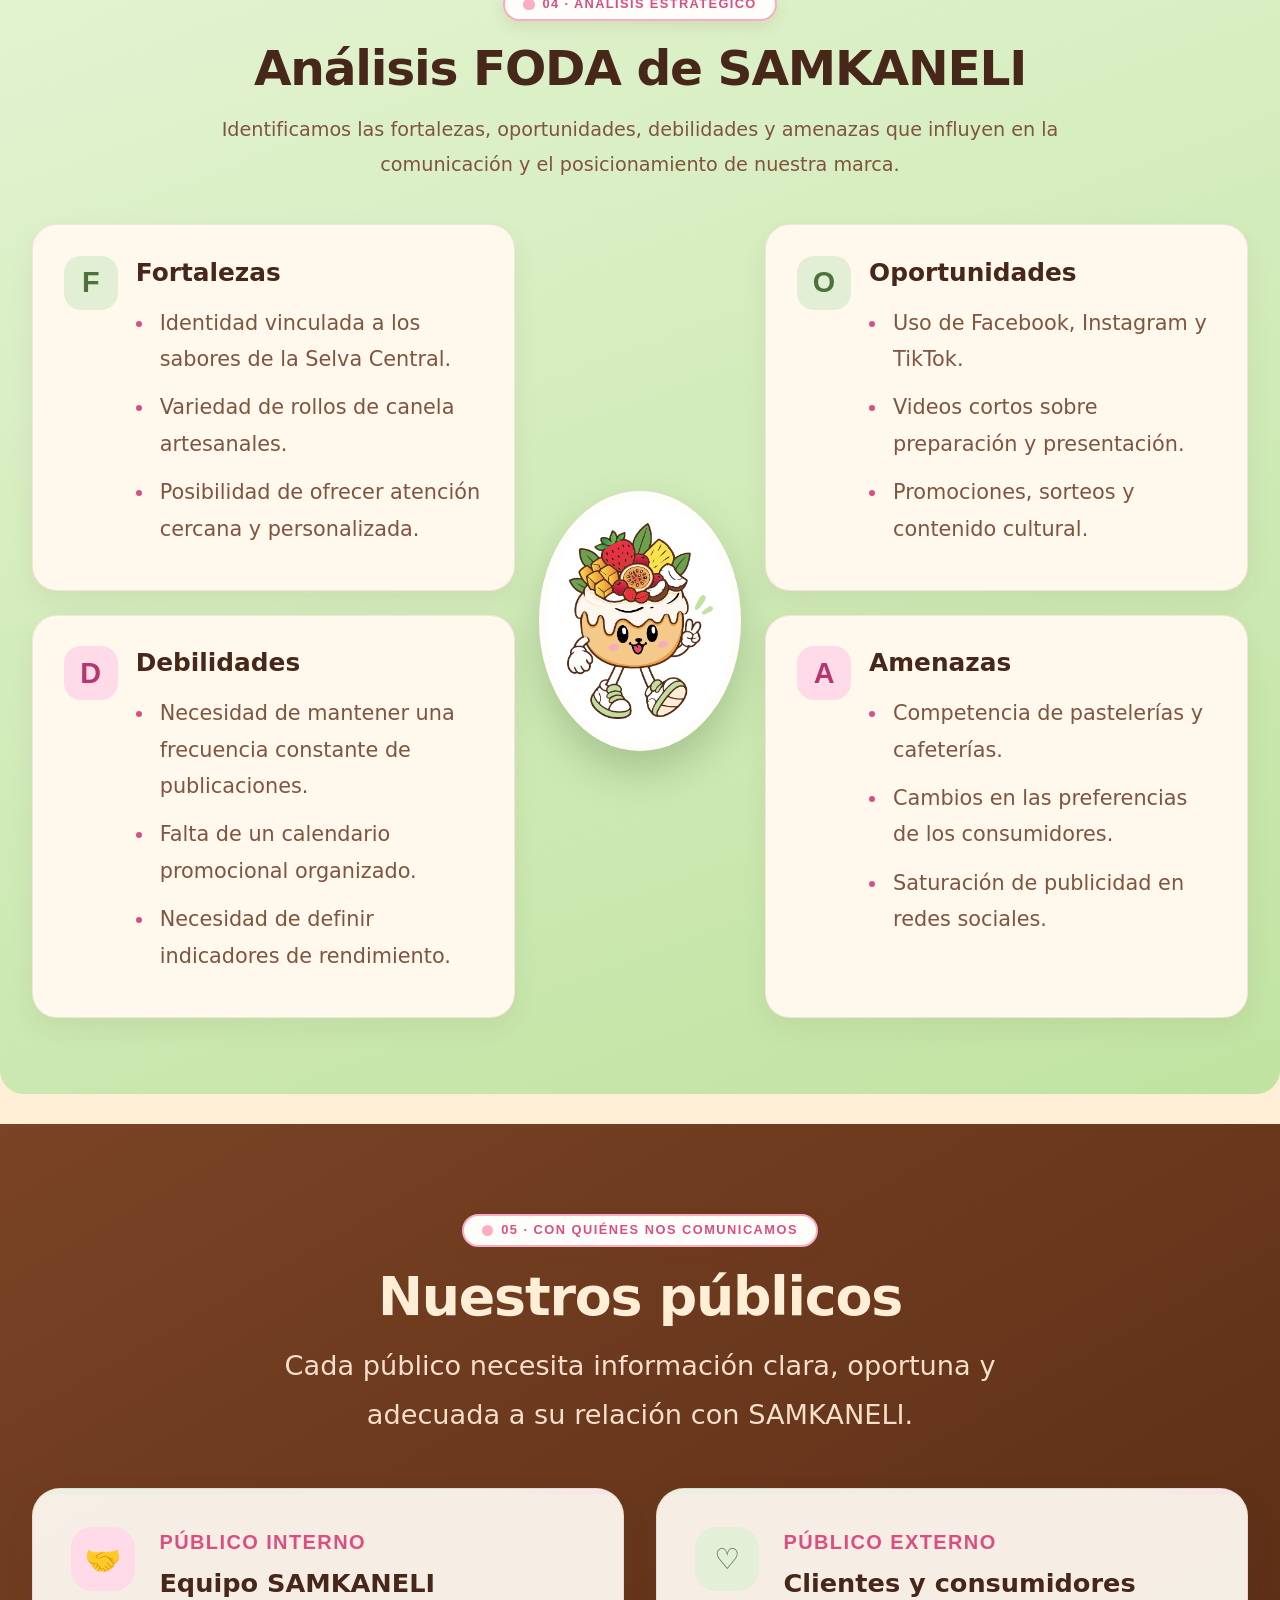
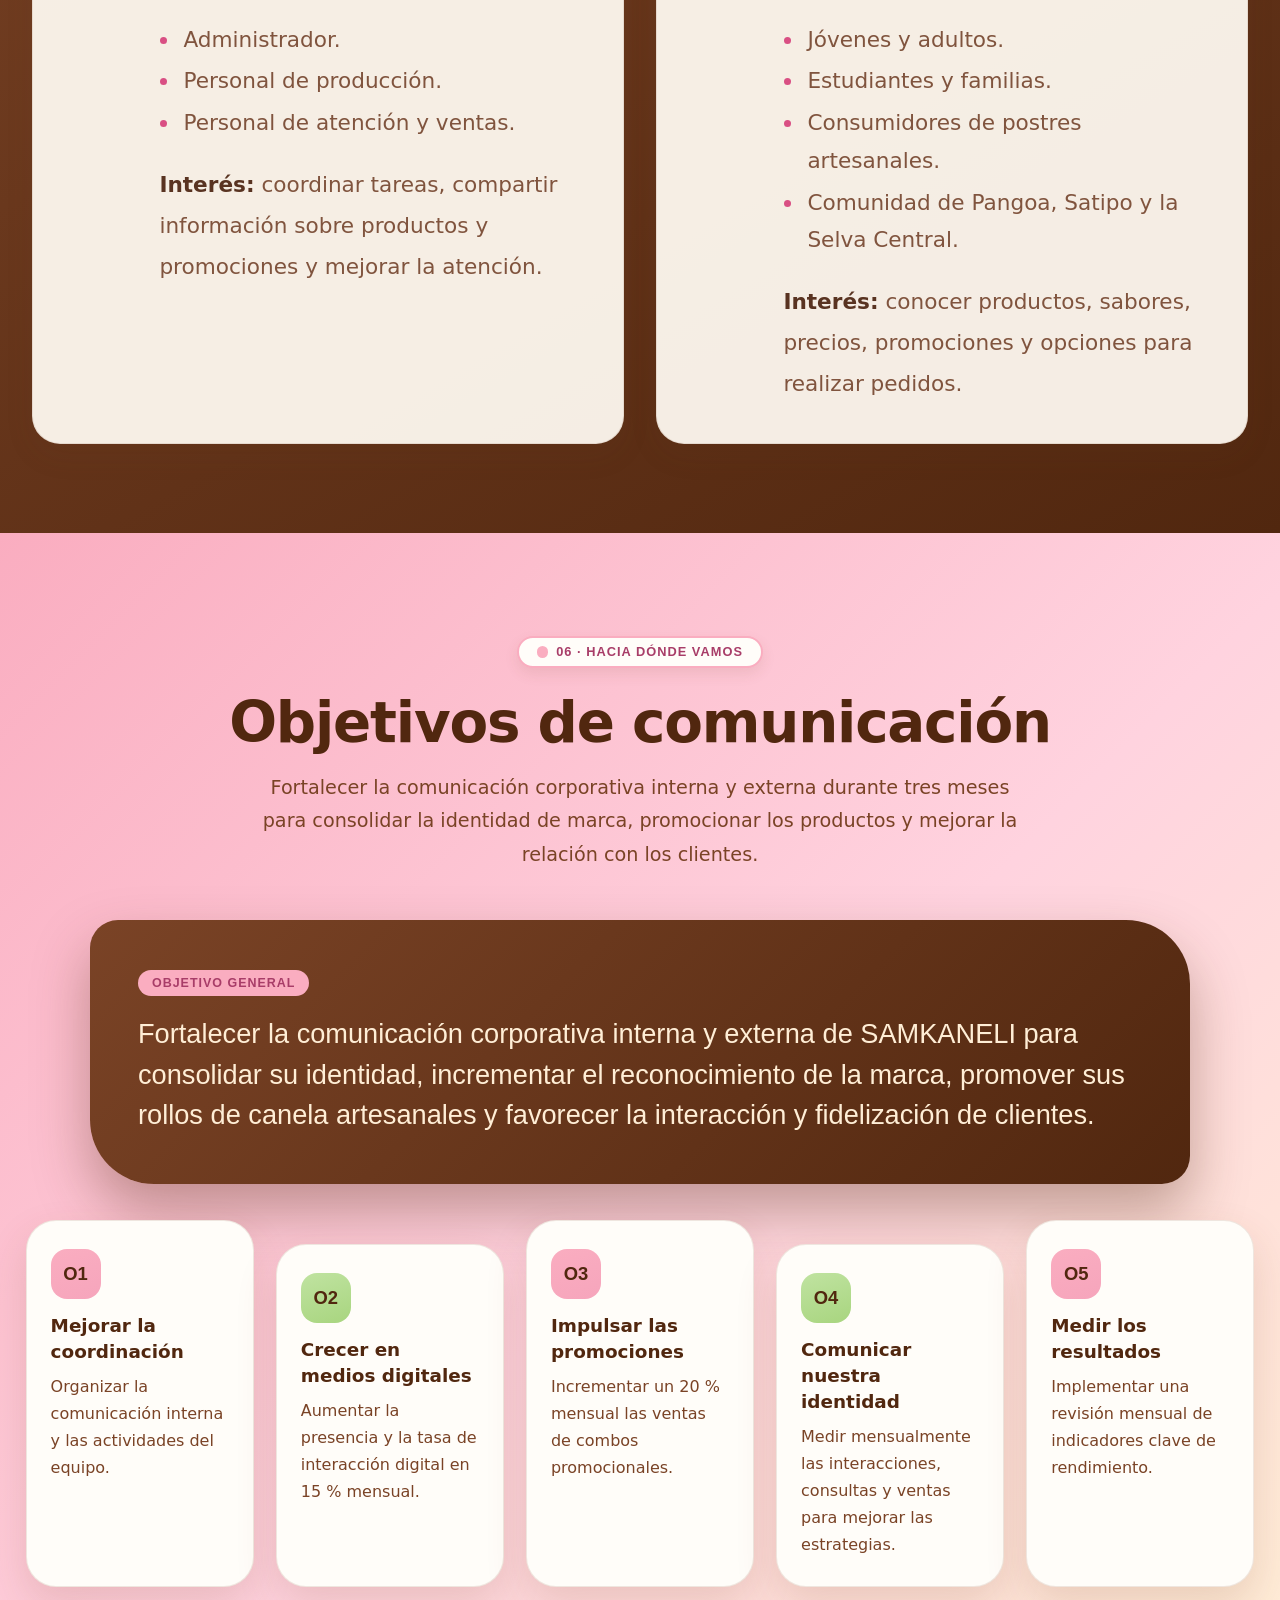
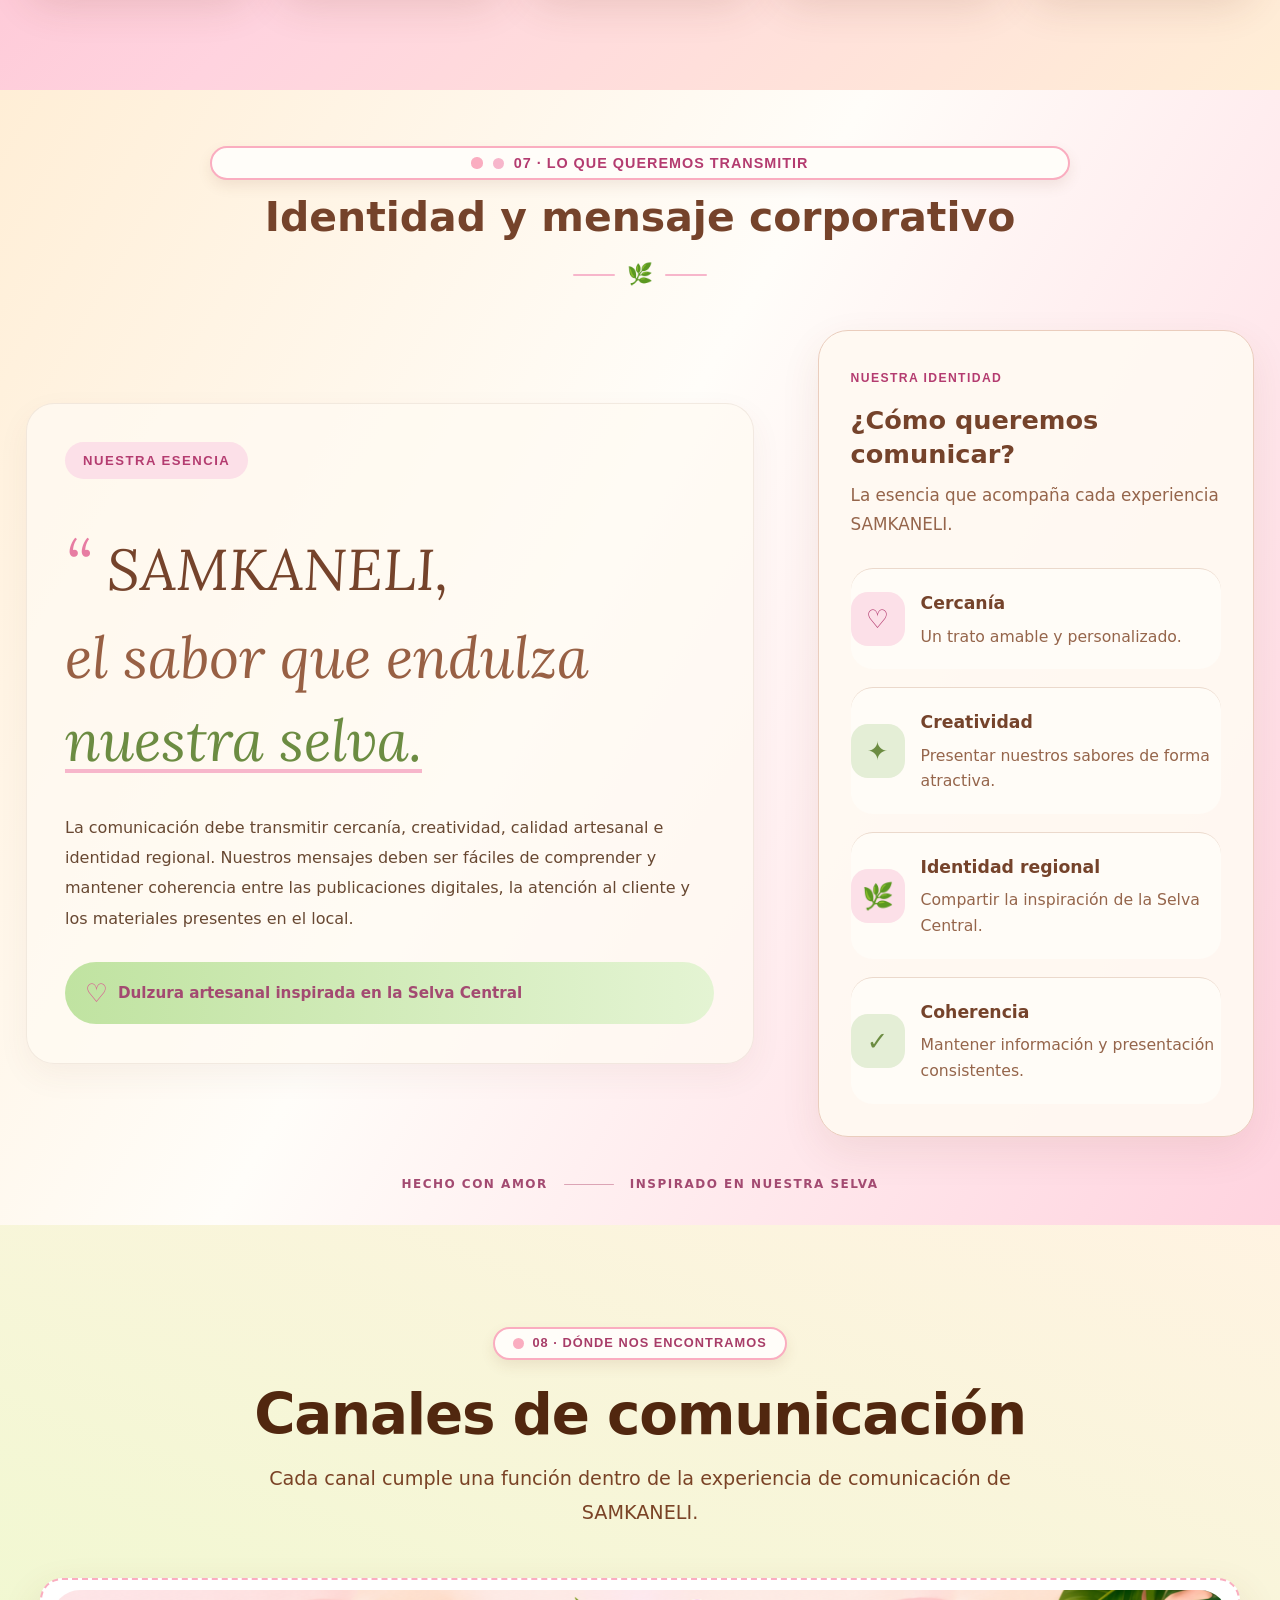
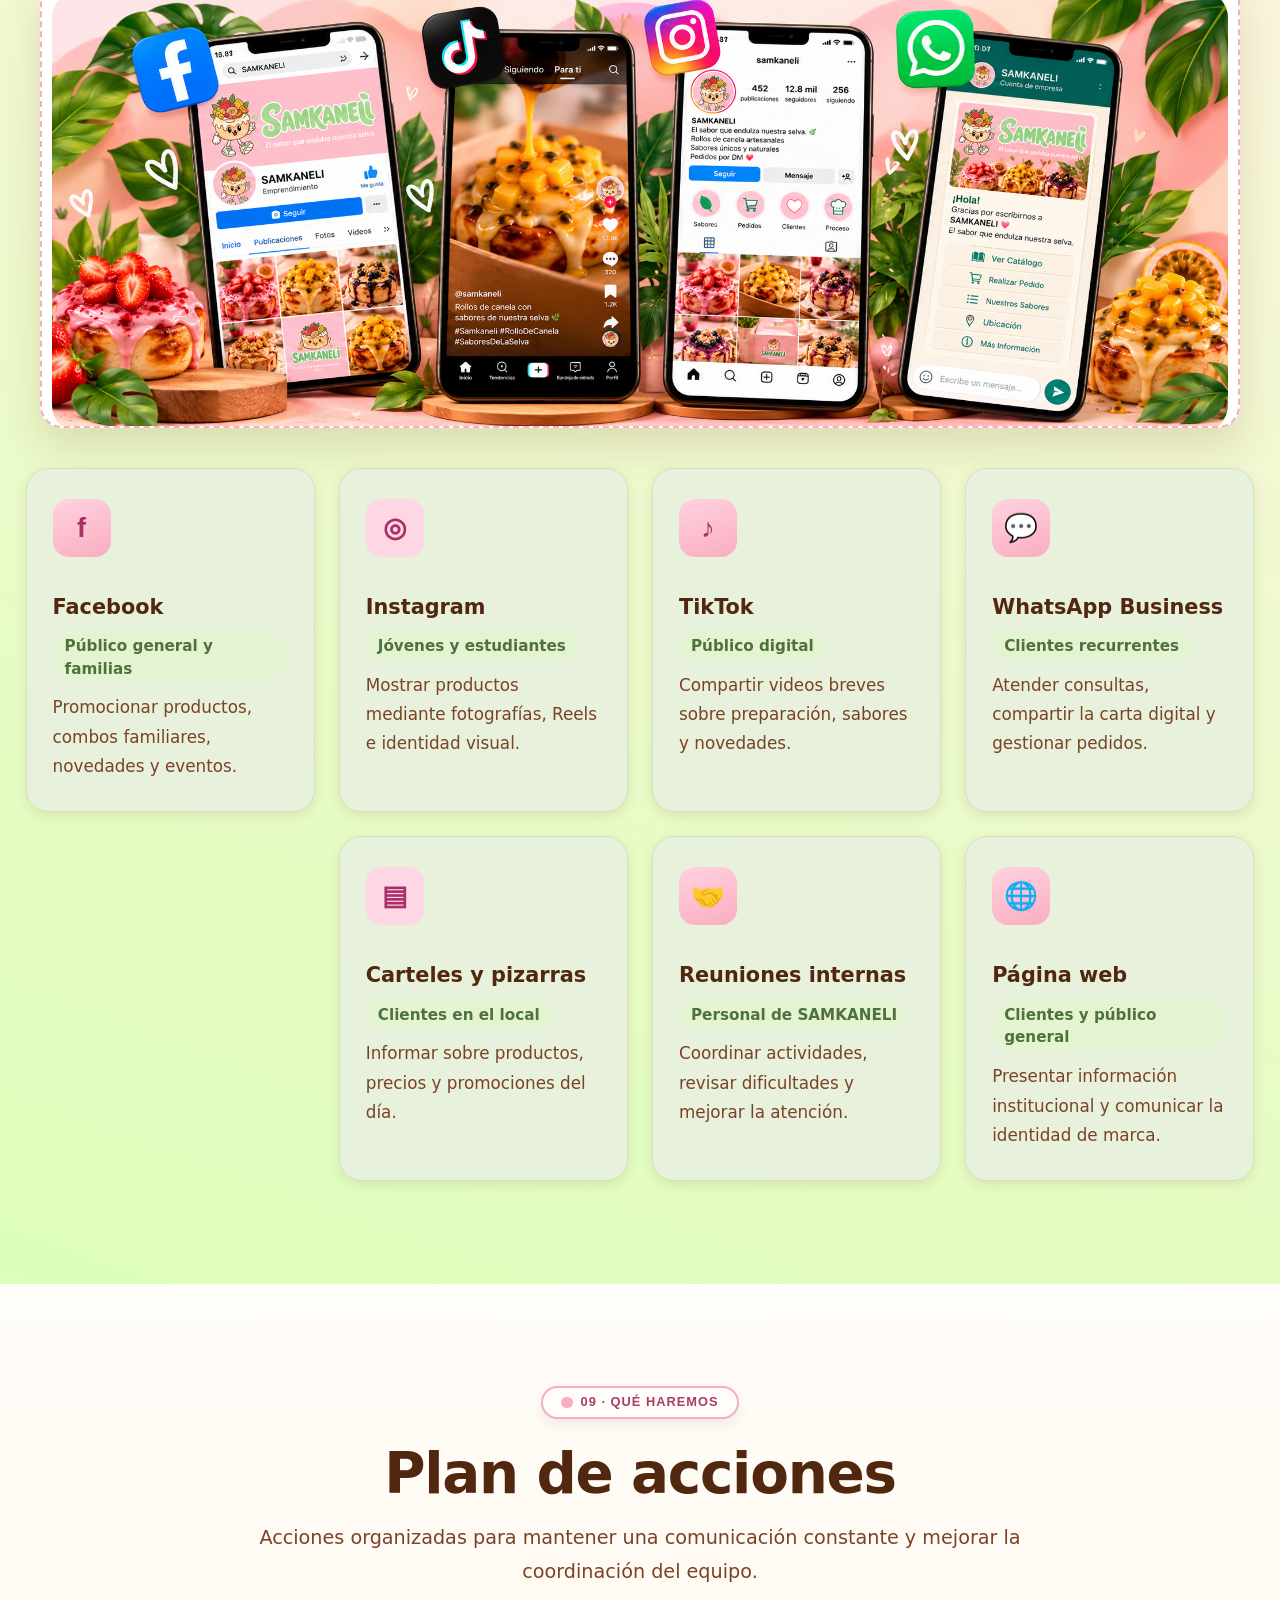
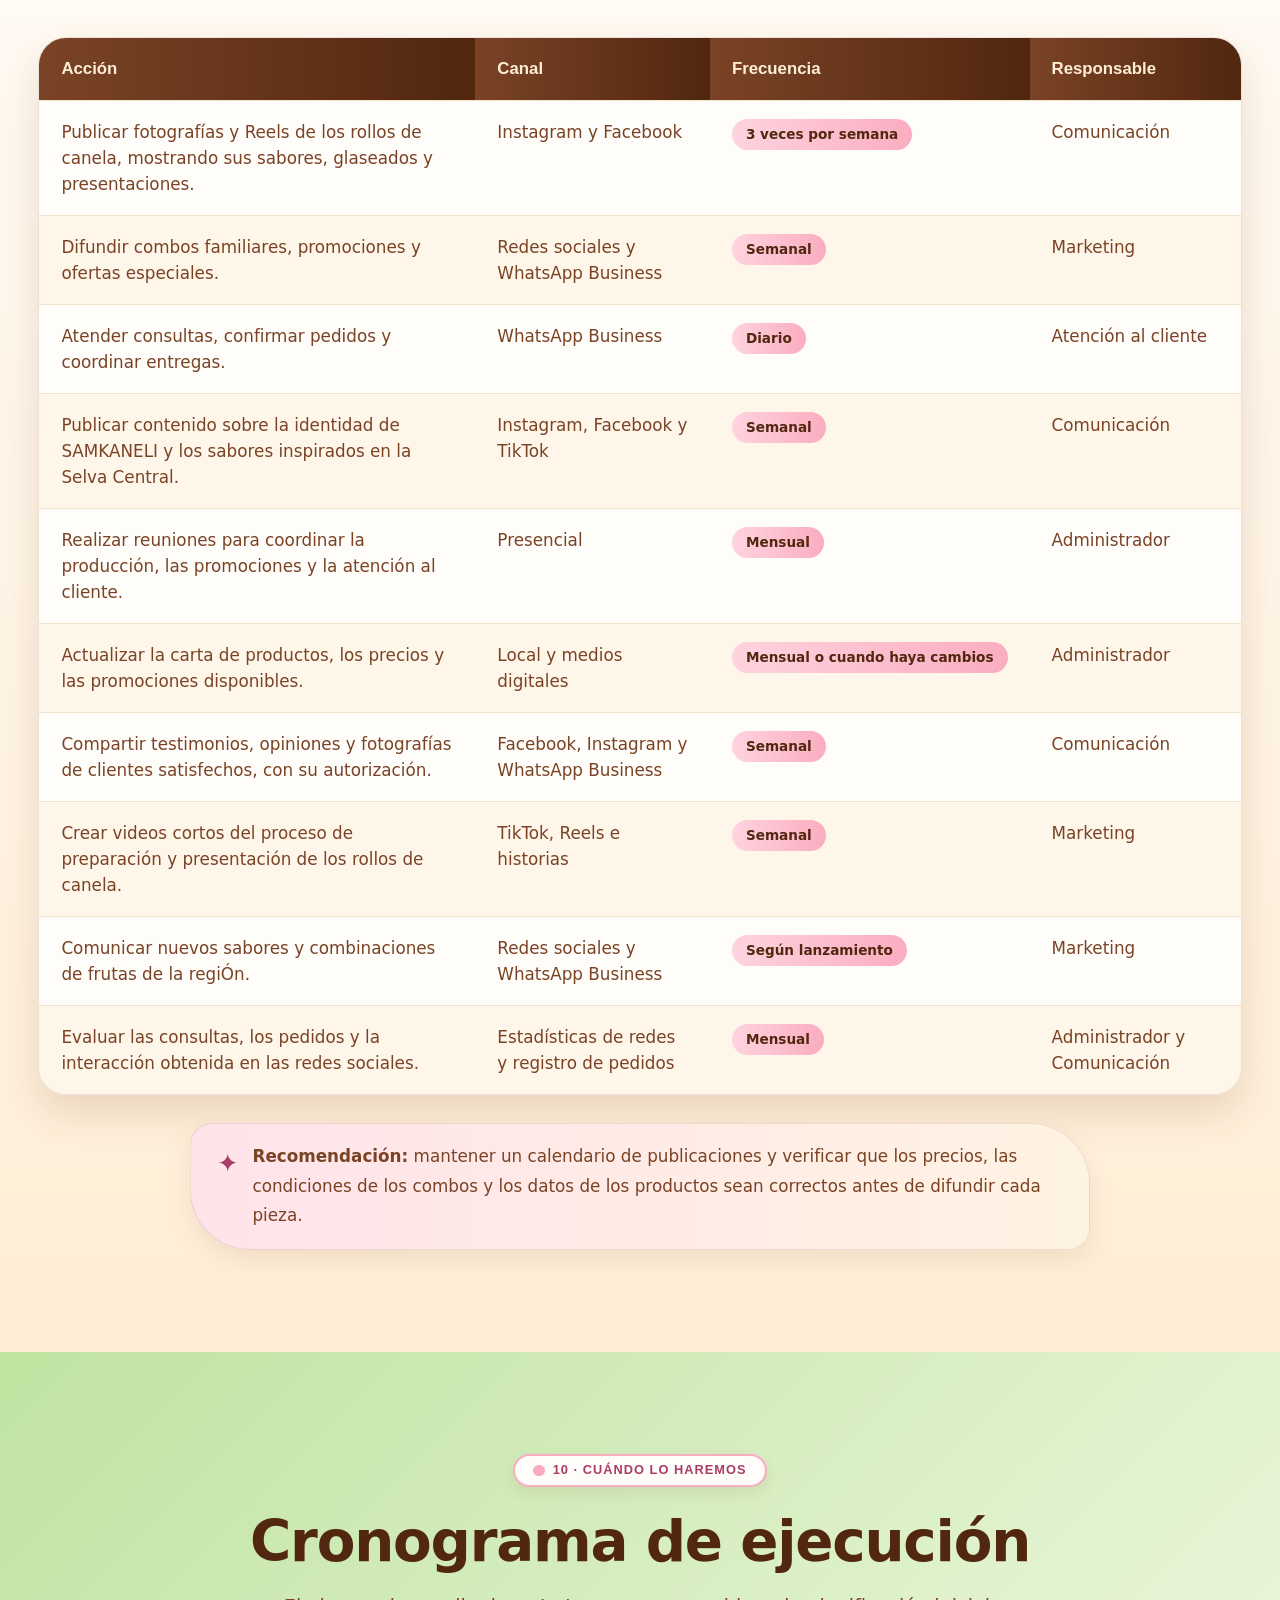
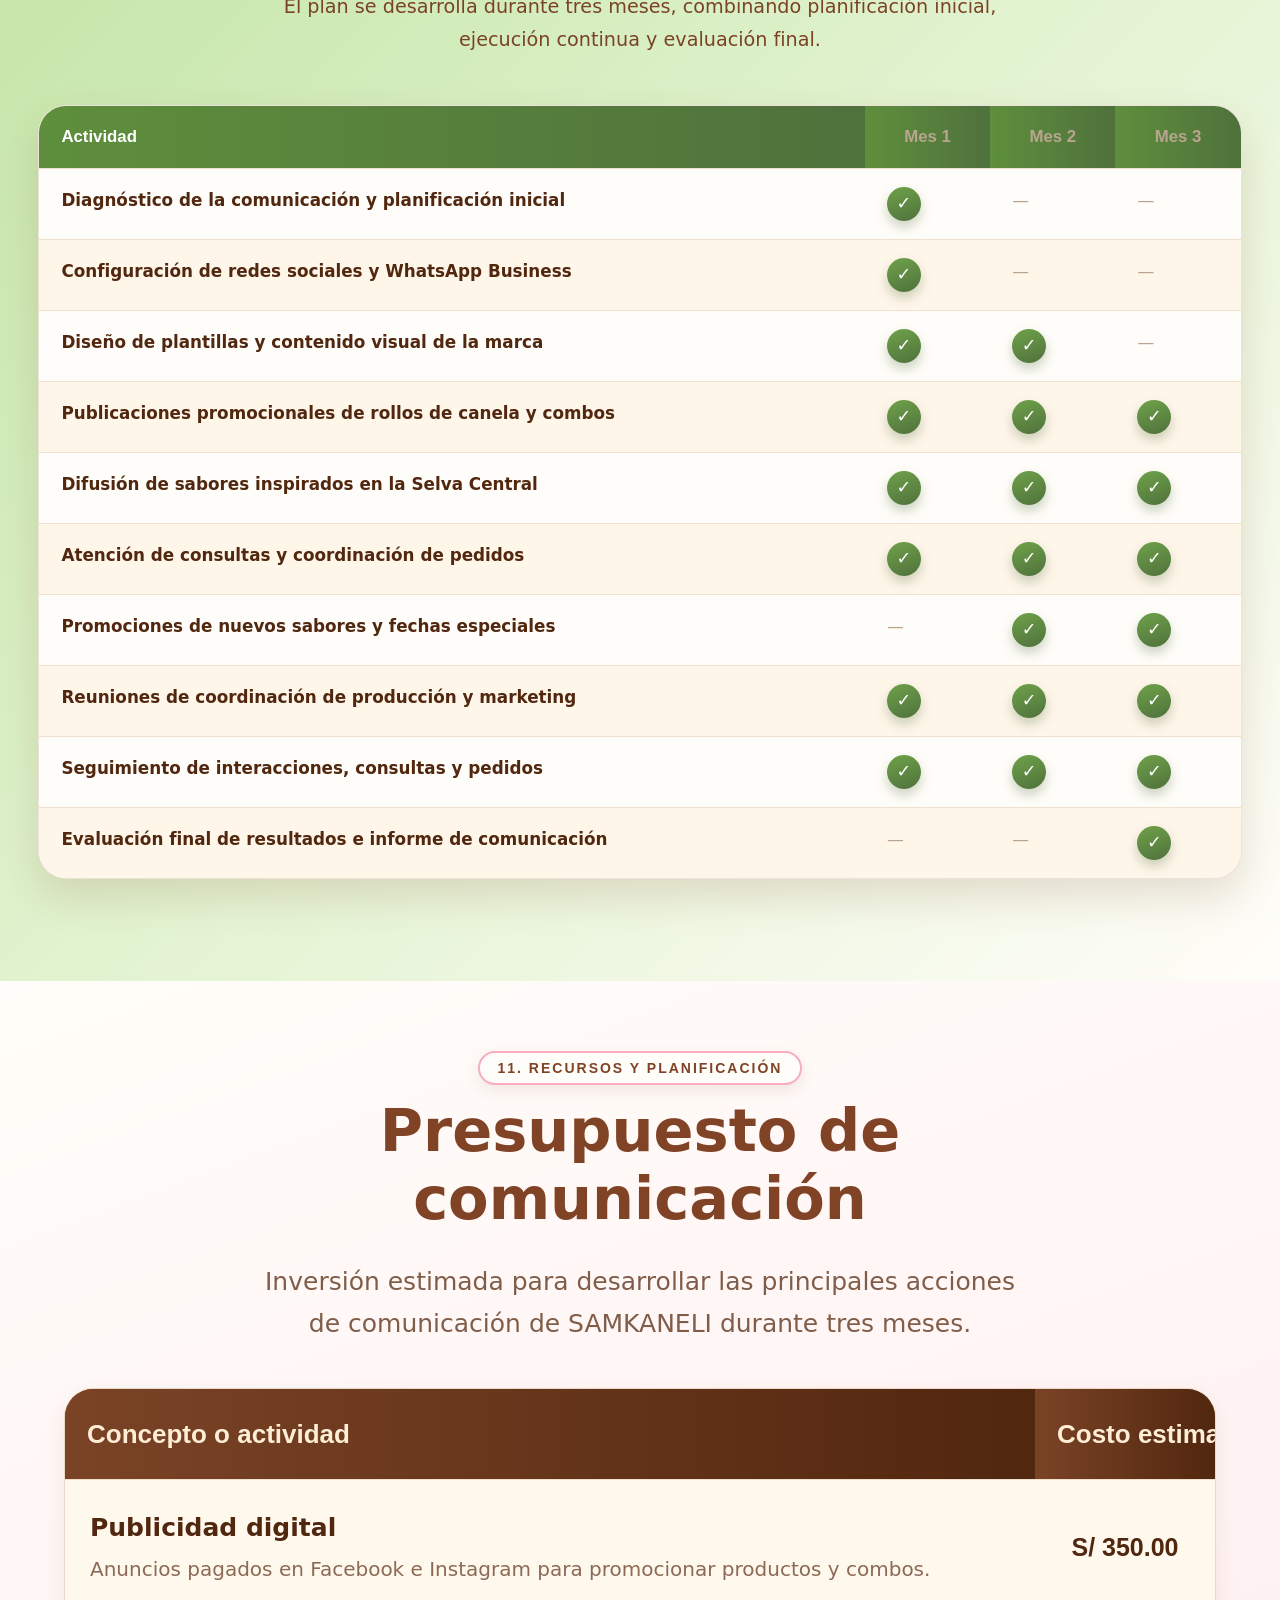
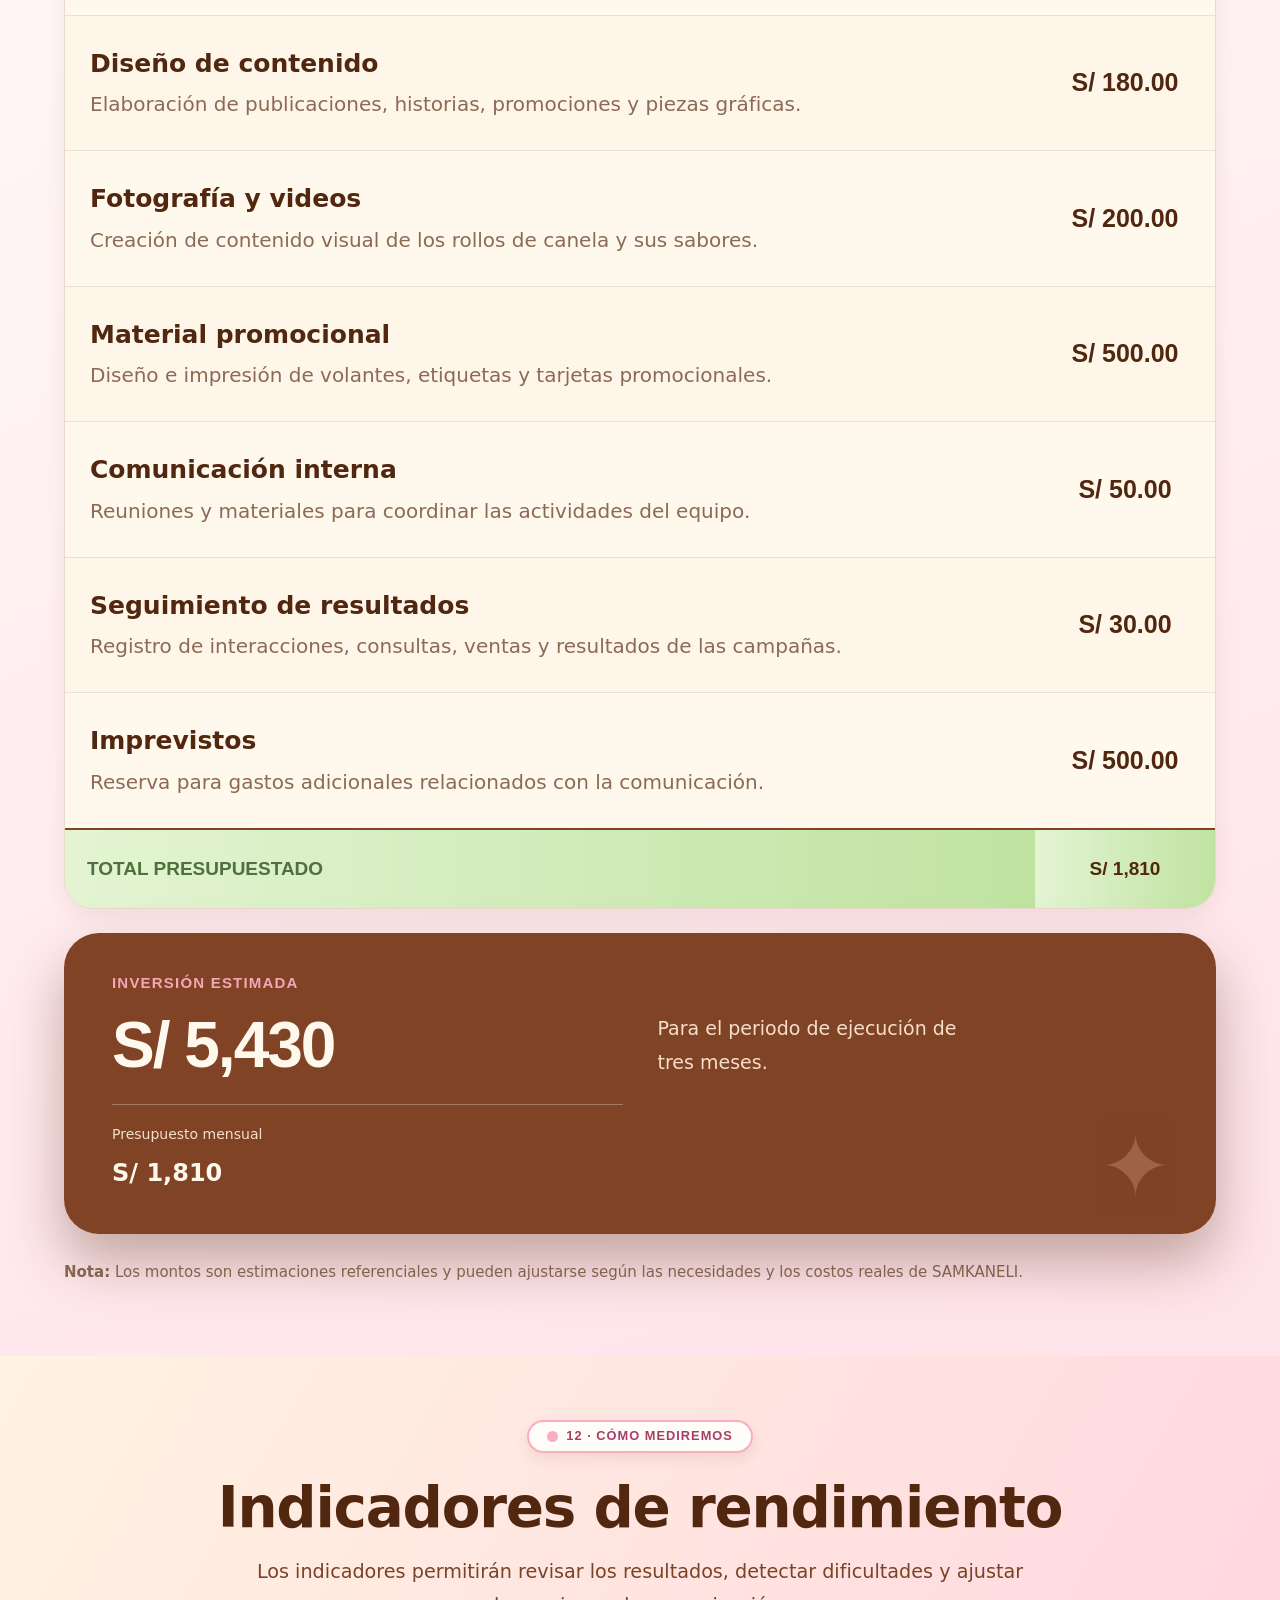
<file: comunicación-corporativa/comunicación-corporativa.html>
<!DOCTYPE html>
<html lang="es">
<head>
  <meta charset="UTF-8">
  <meta name="viewport" content="width=device-width, initial-scale=1.0">

  <link rel="preconnect" href="https://fonts.googleapis.com">
<link rel="preconnect" href="https://fonts.gstatic.com" crossorigin>
<link href="https://fonts.googleapis.com/css2?family=Lora:ital,wght@1,600&display=swap" rel="stylesheet">

  <meta
    name="description"
    content="Plan de comunicación corporativa de SAMKANELI: identidad, públicos, canales, acciones, cronograma e indicadores."
  >

  <title>Comunicación corporativa | SAMKANELI</title>

  <link rel="stylesheet" href="../global.css">
  <link rel="stylesheet" href="../comunicación-corporativa/comunicación-corporativa.css">

  <script>
    document.documentElement.classList.add("js");
  </script>
</head>

<body data-page="comunicacion-corporativa">

  <a class="skip" href="#contenido">Saltar al contenido</a>

  <!-- =====================================================
       CABECERA Y MENÚ PRINCIPAL
  ====================================================== -->
  <header class="site-header">
    <div class="bar">

      <a
        class="brand"
        href="../index.html"
        aria-label="SAMKANELI, ir al inicio"
      >
        <img
          src="../img/logo/imagotipo-transparente.png"
          alt="Logotipo de SAMKANELI"
        >
      </a>

      <button
        class="nav-toggle"
        type="button"
        aria-label="Abrir menú"
        aria-controls="menu"
        aria-expanded="false"
      >
        <span></span>
        <span></span>
        <span></span>
      </button>

      <nav class="nav" id="menu" aria-label="Navegación principal">
        <ul>
          <li>
            <a href="../index.html">Inicio</a>
          </li>

          <li class="has-sub">
            <button
              class="sub-btn"
              type="button"
              aria-expanded="false"
              aria-haspopup="true"
            >
              La marca <span aria-hidden="true">▾</span>
            </button>

            <ul class="sub">
              <li><a href="../empresa/empresa.html">Empresa</a></li>
              <li><a href="../publico-objetivo/publico-objetivo.html">Público objetivo</a></li>
              <li><a href="../identidad-corporativa/identidad-corporativa.html">Identidad corporativa</a></li>
              <li><a href="../identidad-visual/identidad-visual.html">Identidad visual</a></li>
              <li><a href="../imagen-institucional/imagen-institucional.html">Imagen institucional</a></li>
            </ul>
          </li>

          <li><a href="../aplicaciones/aplicaciones.html">Aplicaciones</a></li>
          <li><a href="../comunicacion/comunicacion.html">Comunicación</a></li>
          <li><a href="../manual-identidad/manual-identidad.html">Manual de identidad</a></li>
          <li><a href="../propuestas/propuestas.html">Propuestas de mejora</a></li>
          <li><a href="../comunicación-corporativa/comunicación-corporativa.html" aria-current="page">
              Comunicación corporativa
            </a>
          </li>

          <li>
            <a class="nav-cta" href="../contacto/contacto.html">Contacto</a>
          </li>
        </ul>
      </nav>

    </div>
  </header>

  <main id="contenido" class="cc-page">

    <!-- =====================================================
         PORTADA
    ====================================================== -->
    <section class="cc-hero">
      <div class="wrap cc-hero-grid">

        <div class="cc-hero-copy">
          <p class="eyebrow">SAMKANELI · PLAN ESTRATÉGICO</p>

          <p class="cc-kicker">COMUNICACIÓN INTERNA Y EXTERNA</p>

          <h1>Comunicación corporativa</h1>

          <p class="lead">
            Una comunicación cercana, coherente y creativa para fortalecer
            nuestra marca, conectar con nuestros clientes y compartir
            los sabores de la Selva Central.
          </p>

          <div class="cc-hero-slogan">
            <span aria-hidden="true">✦</span>
            El sabor que endulza nuestra selva.
          </div>

          <div class="btn-row">
            <a class="btn btn-primary" href="#plan">Conocer el plan</a>
            <a class="btn btn-rosa" href="#acciones">Ver las acciones</a>
          </div>
        </div>

        <aside class="cc-hero-card">
          <span class="cc-hero-icon" aria-hidden="true">💬</span>
          <p class="cc-card-label">PLAN DE COMUNICACIÓN</p>
          <h2>12 semanas para comunicar mejor</h2>
          <p>
            Organización, contenido, atención al cliente y evaluación
            continua para una marca con identidad propia.
          </p>

          <div class="cc-mini-stats">
            <div>
              <strong>3</strong>
              <span>meses</span>
            </div>
            <div>
              <strong>2</strong>
              <span>ámbitos</span>
            </div>
            <div>
              <strong>5</strong>
              <span>objetivos específicos</span>
            </div>
          </div>
        </aside>

      </div>
    </section>

    <div class="franja-sabores" aria-label="Sabores e identidad de SAMKANELI">
      <div class="franja-sabores-pista">
        <span>✦ COCO</span><span>✦ CHOCOLATE</span><span>✦ CANELA ARTESANAL</span>
        <span>✦ HECHO EN PANGOA</span><span>✦ SELVA CENTRAL</span><span>✦ DULCE Y CERCANO</span>
        <span>✦ MANGO</span><span>✦ PIÑA</span><span>✦ MARACUYÁ</span><span>✦ CAMU CAMU</span>
        <span>✦ COCO</span><span>✦ CHOCOLATE</span><span>✦ CANELA ARTESANAL</span>
        <span>✦ HECHO EN PANGOA</span><span>✦ SELVA CENTRAL</span><span>✦ DULCE Y CERCANO</span>
        <span>✦ MANGO</span><span>✦ PIÑA</span><span>✦ MARACUYÁ</span><span>✦ CAMU CAMU</span>
      </div>
    </div>

    <!-- REEMPLAZA el <nav class="cc-index wrap"> actual (el de las 10 secciones) por este.
     Los enlaces apuntan a los ids que ya existen en tu página. -->
<nav class="cc-index wrap" aria-label="Contenido de esta página">
  <a href="#datos-generales"><b>01</b> Datos generales</a>
  <a href="#plan"><b>02</b> Presentación</a>
  <a href="#diagnostico"><b>03</b> Diagnóstico</a>
  <a href="#foda"><b>04</b> FODA</a>
  <a href="#publicos"><b>05</b> Públicos</a>
  <a href="#objetivos"><b>06</b> Objetivos</a>
  <a href="#mensaje"><b>07</b> Identidad y mensaje</a>
  <a href="#canales"><b>08</b> Canales</a>
  <a href="#acciones"><b>09</b> Plan de acciones</a>
  <a href="#cronograma"><b>10</b> Cronograma</a>
  <a href="#presupuesto"><b>11</b> Presupuesto</a>
  <a href="#indicadores"><b>12</b> KPIs</a>
  <a href="#mejora-continua"><b>13</b> Proceso continuo</a>
  <a href="#fases-modelo"><b>14</b> Fases aplicadas</a>
  <a href="#control-trimestral"><b>15</b> Control trimestral</a>
</nav>


<!-- 1. DATOS GENERALES -->
<section class="cc-section cc-datos" id="datos-generales">
  <div class="wrap">

    <div class="cc-section-head cc-datos-head">
      <span class="cc-eyebrow">
        <span class="cc-dot"></span>
        01 · DATOS GENERALES
      </span>

      <h2>Conoce a SAMKANELI</h2>

      <p>
        La esencia de nuestra marca, nuestros productos y el plan
        que guía nuestra comunicación.
      </p>
    </div>

    <div class="cc-datos-grid">

  <div class="cc-dato-card cc-dato-fijo">
  <div class="cc-dato-cabecera">
    <span class="cc-dato-icon">🏷️</span>
    <span class="cc-dato-titulo">Nombre de la empresa</span>
  </div>
  <div class="cc-dato-contenido">
    <span class="cc-dato-etiqueta">Nuestra empresa</span>
    <h3>SamKaneli s.a.c</h3>
    <p>El sabor que endulza nuestra selva.</p>
  </div>
</div>

   <div class="cc-dato-card cc-dato-fijo">
  <div class="cc-dato-cabecera">
    <span class="cc-dato-icon">🏷️</span>
    <span class="cc-dato-titulo">Giro del Negocio</span>
  </div>

  <div class="cc-dato-contenido">
    <p>Elaboración y comercialización de rollos de canela artesanales con sabores inspirados en las frutas de la Selva Central.</p>
  </div>
</div>

       <div class="cc-dato-card cc-dato-fijo">
       <div class="cc-dato-cabecera">
          <span class="cc-dato-icon">🧁</span>
     <span class="cc-dato-titulo">Actividad principal</span>
        </div>
        <div class="cc-dato-contenido">
          Preparación y venta de rollos de canela artesanales,
          combinados con sabores como mango, piña, coco y chocolate.
        </div>
      </div>

      
       <div class="cc-dato-card cc-dato-fijo">
       <div class="cc-dato-cabecera">
          <span class="cc-dato-icon">💗</span>
          <span class="cc-dato-titulo">Público objetivo</span>
        </div>
        <div class="cc-dato-contenido">
          Jóvenes, adultos, estudiantes, familias y consumidores que
          disfrutan de los postres artesanales y buscan sabores
          diferentes con identidad regional.
        </div>
      </div>

      <div class="cc-dato-card cc-dato-fijo">
       <div class="cc-dato-cabecera">
          <span class="cc-dato-icon">📣</span>
          <span class="cc-dato-titulo">Ámbito de comunicación</span>
          <span class="cc-dato-flecha">+</span>
        </div>
        <div class="cc-dato-contenido">
          <div class="cc-dato-subbloque">
            <span class="cc-dato-etiqueta">Comunicación interna</span>
            <p>
              Coordinación de las actividades de producción,
              atención y gestión de la marca.
            </p>
          </div>
          <div class="cc-dato-subbloque">
            <span class="cc-dato-etiqueta">Comunicación externa</span>
            <p>
              Clientes, consumidores y comunidad de Pangoa, Mazamari,
              Satipo y la Selva Central.
            </p>
          </div>
        </div>
      </div>

      
      <div class="cc-dato-card cc-dato-fijo">
       <div class="cc-dato-cabecera">
          <span class="cc-dato-icon">📅</span>
          <span class="cc-dato-titulo">Duración del plan</span>
          <span class="cc-dato-flecha">+</span>
         </div>
        <div class="cc-dato-contenido">
          <span class="cc-dato-etiqueta">Periodo de ejecución</span>
          <h3>3 meses</h3>
          <p>Plan de comunicación trimestral.</p>
        </div>
      </div>

     <div class="cc-dato-card cc-dato-fijo">
       <div class="cc-dato-cabecera">
          <span class="cc-dato-icon">🤝</span>
          <span class="cc-dato-titulo">Responsable</span>
          <span class="cc-dato-flecha">+</span>
         </div>
        <div class="cc-dato-contenido">
          Responsable o administrador de SAMKANELI, con apoyo de las
          funciones de comunicación y marketing.
        </div>
      </div>

    <div class="cc-dato-card cc-dato-fijo">
       <div class="cc-dato-cabecera">
          <span class="cc-dato-icon">✨</span>
          <span class="cc-dato-titulo">Nombre del plan</span>
          <span class="cc-dato-flecha">+</span>
       </div>
        <div class="cc-dato-contenido">
          <span class="cc-dato-etiqueta">Nuestra identidad</span>
          <h3>“SAMKANELI: El sabor que endulza nuestra selva”.</h3>
        </div>
      </div>

    </div>
  </div>
</section>

    
<!-- =====================================================
     01. PRESENTACIÓN
====================================================== -->
<section class="sec sec--claro" id="plan">
  <div class="wrap">

    <div class="cc-section-heading">
      <p class="eyebrow">02 · </p>
      <h2>Presentación</h2>
    </div>

    <div class="cc-message-layout cc-presentacion-layout">

      <!-- LADO IZQUIERDO: QUIÉNES SOMOS -->
      
<div class="cc-quienes-somos">
  <span class="cc-dato-etiqueta">Nuestra marca</span>
  <h3>¿Quiénes somos?</h3>
  <p>
    SAMKANELI es una marca dedicada a la elaboración y comercialización
    de rollos de canela artesanales, que combina sabores, creatividad
    y una identidad inspirada en los productos de la Selva Central del Perú.
    Buscamos ofrecer una experiencia dulce, cálida y diferenciada,
    mediante productos preparados con dedicación y combinaciones de
    sabores como mango, maracuyá, piña, coco y chocolate. Nuestra marca
    busca transmitir cercanía, calidad artesanal y el encanto de nuestra
    selva en cada rollo de canela.
  </p>
</div>


      <!-- LADO DERECHO: ESPACIO PARA EL LOGO Y EL ESLOGAN -->
      <div class="cc-presentacion-marca">

        <div class="cc-presentacion-logo">
          <img
            src="../img/logo/imagotipo-transparente.png"
            alt="Logotipo de SAMKANELI"
            loading="lazy"
          >
        </div>

        <p class="cc-presentacion-eslogan">
          El sabor que endulza nuestra selva.
        </p>

      </div>

    </div>

  </div>
</section>


<!-- =====================================================
     03. DIAGNÓSTICO DE LA COMUNICACIÓN
====================================================== -->
<section class="sec" id="diagnostico">
  <div class="wrap">

    <div class="cc-section-heading">
      <p class="eyebrow">03 · PUNTO DE PARTIDA</p>
      <h2>Diagnóstico de la comunicación</h2>
      <p class="lead">
        Para mejorar la comunicación de SAMKANELI, es importante
        reconocer las necesidades internas y las oportunidades
        que existen para conectar con los clientes.
      </p>
    </div>

    <div class="grid g2 cc-diagnosis-grid">

      <!-- ÁMBITO INTERNO -->
      <article class="cc-diagnosis-card cc-diagnosis-internal">
        <span class="cc-diagnosis-tag">ÁMBITO INTERNO</span>
        <h3>Organización y coordinación</h3>
        <p>
          Se necesita coordinar mejor las actividades de producción,
          atención al cliente, promoción y comercialización.
          También es importante mantener criterios comunes al
          comunicar precios, pedidos, productos y promociones.
        </p>
        <ul class="check-list">
          <li>Coordinar las actividades del equipo.</li>
          <li>Unificar la información sobre productos y precios.</li>
          <li>Establecer reuniones de seguimiento.</li>
        </ul>
      </article>

      <!-- ÁMBITO EXTERNO -->
      <article class="cc-diagnosis-card cc-diagnosis-external">
        <span class="cc-diagnosis-tag">ÁMBITO EXTERNO</span>
        <h3>Presencia y relación con clientes</h3>
        <p>
          Se requiere fortalecer la presencia digital, difundir
          los productos con mayor constancia y mantener una
          presentación visual coherente en los distintos canales.
        </p>
        <ul class="check-list">
          <li>Comunicar claramente la propuesta de valor.</li>
          <li>Mostrar los sabores y el carácter artesanal.</li>
          <li>Atraer nuevos clientes y fidelizar consumidores.</li>
        </ul>
      </article>

    </div>

  </div>
</section>


<!-- =====================================================
     04. ANÁLISIS FODA
====================================================== -->
<section class="sec" id="foda">
  <div class="wrap">

    <!-- ENCABEZADO -->
    <div class="cc-section-heading">
      <p class="eyebrow">04 · ANÁLISIS ESTRATÉGICO</p>
      <h2>Análisis FODA de SAMKANELI</h2>
      <p class="lead">
        Identificamos las fortalezas, oportunidades, debilidades
        y amenazas que influyen en la comunicación y el
        posicionamiento de nuestra marca.
      </p>
    </div>

    <!-- CUADRÍCULA DEL FODA -->
    <div class="cc-foda-grid">

      <!-- 1. FORTALEZAS: ARRIBA A LA IZQUIERDA -->
      <article class="cc-foda-item cc-foda-strength">
        <span>F</span>
        <div>
          <h4>Fortalezas</h4>
          <ul>
            <li>Identidad vinculada a los sabores de la Selva Central.</li>
            <li>Variedad de rollos de canela artesanales.</li>
            <li>Posibilidad de ofrecer atención cercana y personalizada.</li>
          </ul>
        </div>
      </article>

      <!-- 2. OPORTUNIDADES: ARRIBA A LA DERECHA -->
      <article class="cc-foda-item cc-foda-opportunity">
        <span>O</span>
        <div>
          <h4>Oportunidades</h4>
          <ul>
            <li>Uso de Facebook, Instagram y TikTok.</li>
            <li>Videos cortos sobre preparación y presentación.</li>
            <li>Promociones, sorteos y contenido cultural.</li>
          </ul>
        </div>
      </article>

      <!-- 3. IMAGEN CENTRAL -->
      <div class="cc-foda-image">
        <img
          src="../img/originales/SAMKANELI.png"
          alt="Logotipo de SAMKANELI"
          loading="lazy"
        >
      </div>

      <!-- 4. DEBILIDADES: ABAJO A LA IZQUIERDA -->
      <article class="cc-foda-item cc-foda-weakness">
        <span>D</span>
        <div>
          <h4>Debilidades</h4>
          <ul>
            <li>Necesidad de mantener una frecuencia constante de publicaciones.</li>
            <li>Falta de un calendario promocional organizado.</li>
            <li>Necesidad de definir indicadores de rendimiento.</li>
          </ul>
        </div>
      </article>

      <!-- 5. AMENAZAS: ABAJO A LA DERECHA -->
      <article class="cc-foda-item cc-foda-threat">
        <span>A</span>
        <div>
          <h4>Amenazas</h4>
          <ul>
            <li>Competencia de pastelerías y cafeterías.</li>
            <li>Cambios en las preferencias de los consumidores.</li>
            <li>Saturación de publicidad en redes sociales.</li>
          </ul>
        </div>
      </article>

    </div>

  </div>
</section>

<!-- =====================================================
         04. PÚBLICOS
    ====================================================== -->
    <section class="sec" id="publicos">
      <div class="wrap">

        <div class="cc-section-heading">
          <p class="eyebrow">05 · CON QUIÉNES NOS COMUNICAMOS</p>
          <h2>Nuestros públicos</h2>
          <p class="lead">
            Cada público necesita información clara, oportuna y adecuada
            a su relación con SAMKANELI.
          </p>
        </div>

        <div class="grid g2 cc-audiences">

          <article class="cc-audience-card">
            <div class="cc-audience-icon" aria-hidden="true">🤝</div>
            <div>
              <span class="cc-audience-type">PÚBLICO INTERNO</span>
              <h3>Equipo SAMKANELI</h3>
              <ul>
                <li>Administrador.</li>
                <li>Personal de producción.</li>
                <li>Personal de atención y ventas.</li>
              </ul>
              <p>
                <strong>Interés:</strong> coordinar tareas, compartir
                información sobre productos y promociones y mejorar la atención.
              </p>
            </div>
          </article>

          <article class="cc-audience-card">
            <div class="cc-audience-icon" aria-hidden="true">♡</div>
            <div>
              <span class="cc-audience-type">PÚBLICO EXTERNO</span>
              <h3>Clientes y consumidores</h3>
              <ul>
                <li>Jóvenes y adultos.</li>
                <li>Estudiantes y familias.</li>
                <li>Consumidores de postres artesanales.</li>
                <li>Comunidad de Pangoa, Satipo y la Selva Central.</li>
              </ul>
              <p>
                <strong>Interés:</strong> conocer productos, sabores,
                precios, promociones y opciones para realizar pedidos.
              </p>
            </div>
          </article>

        </div>

      </div>
    </section>


    <!-- =====================================================
         03. OBJETIVOS
    ====================================================== -->
    <section class="sec sec--rosa" id="objetivos">
      <div class="wrap">

        <div class="cc-section-heading">
          <p class="eyebrow">06 · HACIA DÓNDE VAMOS</p>
          <h2>Objetivos de comunicación</h2>
          <p class="lead">
            Fortalecer la comunicación corporativa interna y externa
            durante tres meses para consolidar la identidad de marca,
            promocionar los productos y mejorar la relación con los clientes.
          </p>
        </div>

        <article class="cc-objective-main">
          <span class="cc-objective-label">OBJETIVO GENERAL</span>
          <p>
            Fortalecer la comunicación corporativa interna y externa de
            SAMKANELI para consolidar su identidad, incrementar el
            reconocimiento de la marca, promover sus rollos de canela
            artesanales y favorecer la interacción y fidelización de clientes.
          </p>
        </article>

        <div class="grid g3 cc-objectives-grid">

          <article class="cc-objective-card">
            <span>O1</span>
            <h3>Mejorar la coordinación</h3>
            <p>Organizar la comunicación interna y las actividades del equipo.</p>
          </article>

          <article class="cc-objective-card">
            <span>O2</span>
            <h3>Crecer en medios digitales</h3>
            <p>Aumentar la presencia y la tasa de interacción digital en 15 % mensual.</p>
          </article>

          <article class="cc-objective-card">
            <span>O3</span>
            <h3>Impulsar las promociones</h3>
            <p>Incrementar un 20 % mensual las ventas de combos promocionales.</p>
          </article>

          <article class="cc-objective-card">
            <span>O4</span>
            <h3>Comunicar nuestra identidad</h3>
            <p>Medir mensualmente las interacciones, consultas y ventas para mejorar las estrategias.</p>
          </article>

          <article class="cc-objective-card">
            <span>O5</span>
            <h3>Medir los resultados</h3>
            <p>Implementar una revisión mensual de indicadores clave de rendimiento.</p>
          </article>

        </div>

      </div>
    </section>

   
<!-- =====================================================
     05. IDENTIDAD Y MENSAJE CORPORATIVO
====================================================== -->
<section class="sec cc-mensaje-nuevo" id="mensaje">
  <div class="cc-mensaje-wrap">

    <!-- ENCABEZADO -->
    <header class="cc-mensaje-heading">
      <p class="eyebrow">
        <span class="cc-mensaje-punto"></span>
        07 · LO QUE QUEREMOS TRANSMITIR
      </p>
      <h2>Identidad y mensaje corporativo</h2>
      <div class="cc-mensaje-decoracion">
        <span></span> 🌿 <span></span>
      </div>
    </header>

    <!-- CONTENIDO PRINCIPAL -->
    <div class="cc-message-layout">

      <!-- MENSAJE CENTRAL -->
      <div class="cc-message-copy">

        <span class="cc-message-label">NUESTRA ESENCIA</span>

        <blockquote class="cc-main-message">
          <span class="cc-comilla">“</span>
          SAMKANELI,
          <span class="cc-eslogan-linea">
            el sabor que endulza
          </span>
          <span class="cc-eslogan-selva">
            nuestra selva.
          </span>
        </blockquote>

        <p class="cc-message-description">
          La comunicación debe transmitir cercanía, creatividad,
          calidad artesanal e identidad regional. Nuestros mensajes
          deben ser fáciles de comprender y mantener coherencia entre
          las publicaciones digitales, la atención al cliente y los
          materiales presentes en el local.
        </p>

        <div class="cc-message-firma">
          <span>♡</span>
          Dulzura artesanal inspirada en la Selva Central
        </div>

      </div>

      <!-- VALORES CORPORATIVOS -->
      <aside class="cc-values">

        <div class="cc-values-heading">
          <span class="cc-values-mini">NUESTRA IDENTIDAD</span>
          <h3>¿Cómo queremos comunicar?</h3>
          <p>La esencia que acompaña cada experiencia SAMKANELI.</p>
        </div>

        <div class="cc-value">
          <span class="cc-value-icon" aria-hidden="true">♡</span>
          <div>
            <strong>Cercanía</strong>
            <p>Un trato amable y personalizado.</p>
          </div>
        </div>

        <div class="cc-value">
          <span class="cc-value-icon" aria-hidden="true">✦</span>
          <div>
            <strong>Creatividad</strong>
            <p>Presentar nuestros sabores de forma atractiva.</p>
          </div>
        </div>

        <div class="cc-value">
          <span class="cc-value-icon" aria-hidden="true">🌿</span>
          <div>
            <strong>Identidad regional</strong>
            <p>Compartir la inspiración de la Selva Central.</p>
          </div>
        </div>

        <div class="cc-value">
          <span class="cc-value-icon" aria-hidden="true">✓</span>
          <div>
            <strong>Coherencia</strong>
            <p>Mantener información y presentación consistentes.</p>
          </div>
        </div>

      </aside>

    </div>

    <!-- DECORACIÓN INFERIOR -->
    <div class="cc-mensaje-pie">
      <span>HECHO CON AMOR</span>
      <span class="cc-pie-linea"></span>
      <span>INSPIRADO EN NUESTRA SELVA</span>
    </div>

  </div>
</section>

    <!-- =====================================================
         08. CANALES
    ====================================================== -->
    <section class="sec sec--claro" id="canales">
      <div class="wrap">

        <div class="cc-section-heading">
          <p class="eyebrow">08 · DÓNDE NOS ENCONTRAMOS</p>
          <h2>Canales de comunicación</h2>
          <p class="lead">
            Cada canal cumple una función dentro de la experiencia
            de comunicación de SAMKANELI.
          </p>
        </div>

<!-- Imagen general de los canales de comunicación -->
<div class="cc-canales-imagen">
  <img
    src="../img/mockups/redes 2.png"
    alt="Imagen general de los canales de comunicación de SAMKANELI"
    loading="lazy"
  >
</div>

        <div class="grid g3 cc-channel-grid">

          <article class="card cc-channel-card">
            <span class="cc-channel-icon" aria-hidden="true">f</span>
            <h3>Facebook</h3>
            <p class="cc-channel-audience">Público general y familias</p>
            <p>Promocionar productos, combos familiares, novedades y eventos.</p>
          </article>

          <article class="card cc-channel-card">
            <span class="cc-channel-icon" aria-hidden="true">◎</span>
            <h3>Instagram</h3>
            <p class="cc-channel-audience">Jóvenes y estudiantes</p>
            <p>Mostrar productos mediante fotografías, Reels e identidad visual.</p>
          </article>

          <article class="card cc-channel-card">
            <span class="cc-channel-icon" aria-hidden="true">♪</span>
            <h3>TikTok</h3>
            <p class="cc-channel-audience">Público digital</p>
            <p>Compartir videos breves sobre preparación, sabores y novedades.</p>
          </article>

          <article class="card cc-channel-card">
            <span class="cc-channel-icon" aria-hidden="true">💬</span>
            <h3>WhatsApp Business</h3>
            <p class="cc-channel-audience">Clientes recurrentes</p>
            <p>Atender consultas, compartir la carta digital y gestionar pedidos.</p>
          </article>

          <article class="card cc-channel-card">
            <span class="cc-channel-icon" aria-hidden="true">▤</span>
            <h3>Carteles y pizarras</h3>
            <p class="cc-channel-audience">Clientes en el local</p>
            <p>Informar sobre productos, precios y promociones del día.</p>
          </article>

          <article class="card cc-channel-card">
            <span class="cc-channel-icon" aria-hidden="true">🤝</span>
            <h3>Reuniones internas</h3>
            <p class="cc-channel-audience">Personal de SAMKANELI</p>
            <p>Coordinar actividades, revisar dificultades y mejorar la atención.</p>
          </article>

          <article class="card cc-channel-card">
            <span class="cc-channel-icon" aria-hidden="true">🌐</span>
            <h3>Página web</h3>
            <p class="cc-channel-audience">Clientes y público general</p>
            <p>Presentar información institucional y comunicar la identidad de marca.</p>
          </article>

        </div>

      </div>
    </section>

    <!-- =====================================================
         07. ACCIONES
    ====================================================== -->
    <section class="sec" id="acciones">
      <div class="wrap">

        <div class="cc-section-heading">
          <p class="eyebrow">09 · QUÉ HAREMOS</p>
          <h2>Plan de acciones</h2>
          <p class="lead">
            Acciones organizadas para mantener una comunicación
            constante y mejorar la coordinación del equipo.
          </p>
        </div>

        <div class="cc-table-wrap">
          <table class="cc-table">
            <thead>
              <tr>
                <th scope="col">Acción</th>
                <th scope="col">Canal</th>
                <th scope="col">Frecuencia</th>
                <th scope="col">Responsable</th>
              </tr>
            </thead>
            <tbody>
              <tr>
                <td>Publicar fotografías y Reels de los rollos de canela, mostrando sus sabores, glaseados y presentaciones.</td>
                <td>Instagram y Facebook</td>
                <td><span class="cc-frequency">3 veces por semana</span></td>
                <td>Comunicación</td>
              </tr>
              <tr>
                <td>Difundir combos familiares, promociones y ofertas especiales.</td>
                <td>Redes sociales y WhatsApp Business</td>
                <td><span class="cc-frequency">Semanal</span></td>
                <td>Marketing</td>
              </tr>
              <tr>
                <td>Atender consultas, confirmar pedidos y coordinar entregas.</td>
                <td>WhatsApp Business</td>
                <td><span class="cc-frequency">Diario</span></td>
                <td>Atención al cliente</td>
              </tr>
              <tr>
                <td>Publicar contenido sobre la identidad de SAMKANELI y los sabores inspirados en la Selva Central.</td>
                <td>Instagram, Facebook y TikTok</td>
                <td><span class="cc-frequency">Semanal</span></td>
                <td>Comunicación</td>
              </tr>
              <tr>
                <td>Realizar reuniones para coordinar la producción, las promociones y la atención al cliente.</td>
                <td>Presencial</td>
                <td><span class="cc-frequency">Mensual</span></td>
                <td>Administrador</td>
              </tr>
              <tr>
                <td>Actualizar la carta de productos, los precios y las promociones disponibles.</td>
                <td>Local y medios digitales</td>
                <td><span class="cc-frequency">Mensual o cuando haya cambios</span></td>
                <td>Administrador</td>
              </tr>
               <tr>
                <td>Compartir testimonios, opiniones y fotografías de clientes satisfechos, con su autorización.</td>
                <td>Facebook, Instagram y WhatsApp Business</td>
                <td><span class="cc-frequency">Semanal</span></td>
                <td>Comunicación</td>
              </tr>
               <tr>
                <td>Crear videos cortos del proceso de preparación y presentación de los rollos de canela.</td>
                <td>TikTok, Reels e historias</td>
                <td><span class="cc-frequency">Semanal</span></td>
                <td>Marketing</td>
              </tr>
              <tr>
                <td>Comunicar nuevos sabores y combinaciones de frutas de la regiÓn.</td>
                <td>Redes sociales y WhatsApp Business</td>
                <td><span class="cc-frequency">Según lanzamiento</span></td>
                <td>Marketing</td>
              </tr>
                <tr>
                <td>Evaluar las consultas, los pedidos y la interacción obtenida en las redes sociales.</td>
                <td>Estadísticas de redes y registro de pedidos</td>
                <td><span class="cc-frequency">Mensual</span></td>
                <td>Administrador y Comunicación</td>
              </tr>
            </tbody>
          </table>
        </div>

        <div class="cc-action-note">
          <span aria-hidden="true">✦</span>
          <p>
            <strong>Recomendación:</strong> mantener un calendario de
            publicaciones y verificar que los precios, las condiciones
            de los combos y los datos de los productos sean correctos
            antes de difundir cada pieza.
          </p>
        </div>

      </div>
    </section>

    <!-- =====================================================
         08. CRONOGRAMA
    ====================================================== -->
    <section class="sec sec--verde" id="cronograma">
      <div class="wrap">

        <div class="cc-section-heading">
          <p class="eyebrow">10 · CUÁNDO LO HAREMOS</p>
          <h2>Cronograma de ejecución</h2>
          <p class="lead">
            El plan se desarrolla durante tres meses, combinando
            planificación inicial, ejecución continua y evaluación final.
          </p>
        </div>

        <div class="cc-table-wrap">
          <table class="cc-table cc-schedule">
            <thead>
              <tr>
                <th scope="col">Actividad</th>
                <th scope="col">Mes 1</th>
                <th scope="col">Mes 2</th>
                <th scope="col">Mes 3</th>
              </tr>
            </thead>
            <tbody>
              <tr>
                <th scope="row">Diagnóstico de la comunicación y planificación inicial</th>
                <td><span class="cc-check" aria-label="Programado">✓</span></td>
                <td>—</td>
                <td>—</td>
              </tr>
              <tr>
                <th scope="row">Configuración de redes sociales y WhatsApp Business</th>
                <td><span class="cc-check" aria-label="Programado">✓</span></td>
                <td>—</td>
                <td>—</td>
              </tr>
              <tr>
                <th scope="row">Diseño de plantillas y contenido visual de la marca</th>
                <td><span class="cc-check" aria-label="Programado">✓</span></td>
                <td><span class="cc-check" aria-label="Programado">✓</span></td>
                <td>—</td>
              </tr>
              <tr>
                <th scope="row">Publicaciones promocionales de rollos de canela y combos</th>
                <td><span class="cc-check" aria-label="Programado">✓</span></td>
                <td><span class="cc-check" aria-label="Programado">✓</span></td>
                <td><span class="cc-check" aria-label="Programado">✓</span></td>
              </tr>
              <tr>
                <th scope="row">Difusión de sabores inspirados en la Selva Central</th>
                <td><span class="cc-check" aria-label="Programado">✓</span></td>
                <td><span class="cc-check" aria-label="Programado">✓</span></td>
                <td><span class="cc-check" aria-label="Programado">✓</span></td>
              </tr>
              <tr>
                <th scope="row">Atención de consultas y coordinación de pedidos</th>
                <td><span class="cc-check" aria-label="Programado">✓</span></td>
                <td><span class="cc-check" aria-label="Programado">✓</span></td>
                <td><span class="cc-check" aria-label="Programado">✓</span></td>
              </tr>
              <tr>
                <th scope="row">Promociones de nuevos sabores y fechas especiales</th>
                <td>—</td>
                <td><span class="cc-check" aria-label="Programado">✓</span></td>
                <td><span class="cc-check" aria-label="Programado">✓</span></td>
              </tr>
              <tr>
                <th scope="row">Reuniones de coordinación de producción y marketing</th>
                <td><span class="cc-check" aria-label="Programado">✓</span></td>
                <td><span class="cc-check" aria-label="Programado">✓</span></td>
                <td><span class="cc-check" aria-label="Programado">✓</span></td>
              </tr>
              <tr>
                <th scope="row">Seguimiento de interacciones, consultas y pedidos</th>
                <td><span class="cc-check" aria-label="Programado">✓</span></td>
                <td><span class="cc-check" aria-label="Programado">✓</span></td>
                <td><span class="cc-check" aria-label="Programado">✓</span></td>
              </tr>
               <tr>
                <th scope="row">Evaluación final de resultados e informe de comunicación</th>
                <td>—</td>
                <td>—</td>
                <td><span class="cc-check" aria-label="Programado">✓</span></td>
              </tr>
            </tbody>
          </table>
        </div>

      </div>
    </section>

    <!-- =====================================================
         10. PRESUPUESTO
    ====================================================== -->
    
<section id="presupuesto" class="cc-budget-section">
  <div class="cc-budget-heading">
    <span class="cc-budget-eyebrow">11. RECURSOS Y PLANIFICACIÓN</span>
    <h2>Presupuesto de comunicación</h2>
    <p>
      Inversión estimada para desarrollar las principales acciones
      de comunicación de SAMKANELI durante tres meses.
    </p>
  </div>

  <div class="cc-budget-layout">

    <div class="cc-budget-table-wrap">
      <table class="cc-budget-table">
        <thead>
          <tr>
            <th>Concepto o actividad</th>
            <th>Costo estimado</th>
          </tr>
        </thead>

        <tbody>
          <tr>
            <td>
              <strong>Publicidad digital</strong>
              <span>Anuncios pagados en Facebook e Instagram para promocionar productos y combos.</span>
            </td>
            <td>S/ 350.00</td>
          </tr>

          <tr>
            <td>
              <strong>Diseño de contenido</strong>
              <span>Elaboración de publicaciones, historias, promociones y piezas gráficas.</span>
            </td>
            <td>S/ 180.00</td>
          </tr>

          <tr>
            <td>
              <strong>Fotografía y videos</strong>
              <span>Creación de contenido visual de los rollos de canela y sus sabores.</span>
            </td>
            <td>S/ 200.00</td>
          </tr>

          <tr>
            <td>
              <strong>Material promocional</strong>
              <span>Diseño e impresión de volantes, etiquetas y tarjetas promocionales.</span>
            </td>
            <td>S/ 500.00</td>
          </tr>

          <tr>
            <td>
              <strong>Comunicación interna</strong>
              <span>Reuniones y materiales para coordinar las actividades del equipo.</span>
            </td>
            <td>S/ 50.00</td>
          </tr>

          <tr>
            <td>
              <strong>Seguimiento de resultados</strong>
              <span>Registro de interacciones, consultas, ventas y resultados de las campañas.</span>
            </td>
            <td>S/ 30.00</td>
          </tr>

          <tr>
            <td>
              <strong>Imprevistos</strong>
              <span>Reserva para gastos adicionales relacionados con la comunicación.</span>
            </td>
            <td>S/ 500.00</td>
          </tr>
        </tbody>

        <tfoot>
          <tr>
            <td>TOTAL PRESUPUESTADO</td>
            <td>S/ 1,810</td>
          </tr>
        </tfoot>
      </table>
    </div>

    <aside class="cc-budget-summary">
      <span class="cc-budget-summary-label">INVERSIÓN ESTIMADA</span>

      <div class="cc-budget-amount">S/ 5,430</div>

      <p>Para el periodo de ejecución de tres meses.</p>

      <span class="cc-budget-star" aria-hidden="true">✦</span>

      <div class="cc-budget-summary-footer">
        <span>Presupuesto mensual</span>
        <strong>S/ 1,810</strong>
      </div>
    </aside>

  </div>

  <p class="cc-budget-note">
    <strong>Nota:</strong> Los montos son estimaciones referenciales
    y pueden ajustarse según las necesidades y los costos reales de SAMKANELI.
  </p>
</section>


    
<!-- =====================================================
     12. INDICADORES DE RENDIMIENTO
====================================================== -->
<section class="sec cc-indicadores-ancho" id="indicadores">
  <div class="wrap">

    <div class="cc-section-heading">
      <p class="eyebrow">12 · CÓMO MEDIREMOS</p>
      <h2>Indicadores de rendimiento</h2>
      <p class="lead">
        Los indicadores permitirán revisar los resultados,
        detectar dificultades y ajustar las acciones de comunicación.
      </p>
    </div>

    <div class="grid g3 cc-kpi-grid">

      <article class="cc-kpi-card">
        <span class="cc-kpi-symbol" aria-hidden="true">▤</span>
        <p class="cc-kpi-name">Frecuencia de publicaciones</p>
        <strong>10 al mes</strong>
        <p class="cc-kpi-detail">
          Verificación mediante los reportes de Meta Business Suite.
        </p>
      </article>

      <article class="cc-kpi-card">
        <span class="cc-kpi-symbol" aria-hidden="true">⏱</span>
        <p class="cc-kpi-name">Tiempo de respuesta digital</p>
        <strong>100%</strong>
        <p class="cc-kpi-detail">
          Meta: atender dentro de 15 minutos. Verificación mediante
          estadísticas de WhatsApp Business.
        </p>
      </article>

      <article class="cc-kpi-card">
        <span class="cc-kpi-symbol" aria-hidden="true">↗</span>
        <p class="cc-kpi-name">Ventas de combos promocionales</p>
        <strong>+15% mensual</strong>
        <p class="cc-kpi-detail">
          Comparación mediante el sistema POS o los reportes diarios de caja.
        </p>
      </article>

    </div>
  </div>
</section>


<!-- =====================================================
     13. MODELO DE MEJORA CONTINUA
====================================================== -->
<section class="sec cc-mejora-ancho" id="mejora-continua">
  <div class="wrap">

    <div class="cc-section-heading">
      <p class="eyebrow">13 · OPTIMIZACIÓN CONTINUA</p>
      <h2>Modelo de mejora continua</h2>
      <p class="lead">
        Revisamos los resultados, identificamos oportunidades
        y mejoramos nuestras acciones de comunicación.
      </p>
    </div>

    <div class="cc-cycle">

      <div>
        <span>01</span>
        <strong>Diagnosticar</strong>
        <small>Identificar necesidades y oportunidades de comunicación.</small>
      </div>

      <span class="cc-cycle-arrow" aria-hidden="true">→</span>

      <div>
        <span>02</span>
        <strong>Planificar</strong>
        <small>Definir mensajes, canales y acciones para SAMKANELI.</small>
      </div>

      <span class="cc-cycle-arrow" aria-hidden="true">→</span>

      <div>
        <span>03</span>
        <strong>Ejecutar</strong>
        <small>Publicar contenidos, promocionar productos y coordinar al equipo.</small>
      </div>

      <span class="cc-cycle-arrow" aria-hidden="true">→</span>

      <div>
        <span>04</span>
        <strong>Medir</strong>
        <small>Medir interacciones, consultas y ventas para mejorar las acciones.</small>
      </div>

    </div>

    <p class="cc-mejora-cierre">
      Al cierre de cada mes se revisarán los resultados y se
      definirán los ajustes necesarios para el siguiente periodo.
    </p>

  </div>
</section>


<!-- =====================================================
     14. FASES DEL MODELO APLICADAS A SAMKANELI
====================================================== -->
<section class="sec cc-fases-ancho" id="fases-modelo">
  <div class="wrap">

    <div class="cc-section-heading">
      <p class="eyebrow">14 · APLICACIÓN ESTRATÉGICA</p>
      <h2>Fases del modelo aplicadas a SAMKANELI</h2>
      <p class="lead">
        Etapas para evaluar, mejorar y fortalecer la comunicación
        de nuestra marca, desde el diagnóstico hasta el aprendizaje.
      </p>
    </div>

    <div class="cc-fases-tabla-wrap">
      <table class="cc-fases-tabla">
        <thead>
          <tr>
            <th scope="col">Fase del ciclo</th>
            <th scope="col">Mecanismo de acción</th>
            <th scope="col">Ejemplo práctico en SAMKANELI</th>
          </tr>
        </thead>

        <tbody>
          <tr>
            <th scope="row">
              <span class="cc-fase-numero">01</span>
              Diagnóstico continuo
            </th>
            <td>
              Revisar las consultas de los clientes, los comentarios
              recibidos y el rendimiento de las publicaciones.
            </td>
            <td>
              Identificar qué sabores de rollos de canela generan más
              preguntas y qué información necesitan los clientes
              antes de realizar un pedido.
            </td>
          </tr>

          <tr>
            <th scope="row">
              <span class="cc-fase-numero">02</span>
              Ajuste estratégico
            </th>
            <td>
              Actualizar los mensajes, diseños y contenidos según
              las necesidades detectadas.
            </td>
            <td>
              Mejorar una publicación incorporando fotografías claras,
              sabores disponibles, precios y opciones para realizar pedidos.
            </td>
          </tr>

          <tr>
            <th scope="row">
              <span class="cc-fase-numero">03</span>
              Ejecución focalizada
            </th>
            <td>
              Publicar contenidos planificados y coordinar la información
              entre producción, atención y ventas.
            </td>
            <td>
              Lanzar una promoción de rollos de canela con sabores
              inspirados en la Selva Central y difundirla en las redes
              sociales de SAMKANELI.
            </td>
          </tr>

          <tr>
            <th scope="row">
              <span class="cc-fase-numero">04</span>
              Control y medición
            </th>
            <td>
              Evaluar la frecuencia de publicaciones, las consultas
              atendidas, la interacción y los resultados de las promociones.
            </td>
            <td>
              Comparar los resultados de una campaña con los del periodo
              anterior para identificar qué contenidos generan más
              consultas y pedidos.
            </td>
          </tr>

          <tr>
            <th scope="row">
              <span class="cc-fase-numero">05</span>
              Aprendizaje organizacional
            </th>
            <td>
              Registrar los resultados y convertir las experiencias
              en criterios para futuras acciones de comunicación.
            </td>
            <td>
              Crear una guía interna con los diseños aprobados,
              los mensajes frecuentes, las respuestas a clientes
              y las recomendaciones para próximas promociones.
            </td>
          </tr>
        </tbody>
      </table>
    </div>

    <p class="cc-fases-nota">
      <span aria-hidden="true">🌿</span>
      <span>
        <strong>Mejora continua:</strong>
        cada ciclo permitirá aprender de los resultados y reforzar
        la identidad artesanal de SAMKANELI.
      </span>
    </p>

  </div>
</section>


<!-- =====================================================
     15. CONTROL Y EVALUACIÓN TRIMESTRAL
====================================================== -->
<section class="sec cc-control-ancho" id="control-trimestral">
  <div class="wrap">

    <header class="cc-control-intro">
      <span class="cc-control-etiqueta">
        <span></span> 15 · SEGUIMIENTO DE RESULTADOS
      </span>

      <h2>Control y evaluación trimestral</h2>

      <p>
        Cada trimestre revisaremos las acciones de comunicación,
        los resultados obtenidos y las oportunidades para seguir
        fortaleciendo la identidad de SAMKANELI.
      </p>
    </header>

    <!-- PROCESO DE EVALUACIÓN -->
    <div class="cc-control-proceso">

      <article class="cc-control-paso">
        <div class="cc-control-paso-top">
          <span class="cc-control-numero">01</span>
          <span class="cc-control-mini-icon">⌕</span>
        </div>
        <h3>Revisión de metas</h3>
        <p>Comparar los indicadores con los objetivos del plan.</p>
        <span class="cc-control-paso-linea"></span>
      </article>

      <article class="cc-control-paso">
        <div class="cc-control-paso-top">
          <span class="cc-control-numero">02</span>
          <span class="cc-control-mini-icon">✿</span>
        </div>
        <h3>Lectura de resultados</h3>
        <p>Reconocer los logros, las dificultades y sus causas.</p>
        <span class="cc-control-paso-linea"></span>
      </article>

      <article class="cc-control-paso">
        <div class="cc-control-paso-top">
          <span class="cc-control-numero">03</span>
          <span class="cc-control-mini-icon">✎</span>
        </div>
        <h3>Mejoras necesarias</h3>
        <p>Ajustar mensajes, contenidos y acciones promocionales.</p>
        <span class="cc-control-paso-linea"></span>
      </article>

      <article class="cc-control-paso">
        <div class="cc-control-paso-top">
          <span class="cc-control-numero">04</span>
          <span class="cc-control-mini-icon">🌿</span>
        </div>
        <h3>Planificación siguiente</h3>
        <p>Organizar las nuevas metas y el próximo calendario.</p>
        <span class="cc-control-paso-linea"></span>
      </article>

    </div>

    <!-- MATRIZ DE SEGUIMIENTO -->
    <div class="cc-control-matriz-heading">
      <div>
        <span class="cc-control-subtitulo">MATRIZ DE SEGUIMIENTO</span>
        <h3>Resultados que orientan nuestras decisiones</h3>
      </div>
      <span class="cc-control-matriz-sello">SAMKANELI · 2026</span>
    </div>

    <div class="cc-control-tabla-wrap">
      <table class="cc-control-tabla">
        <thead>
          <tr>
            <th scope="col">Indicador</th>
            <th scope="col">Meta</th>
            <th scope="col">Resultado</th>
            <th scope="col">Próxima acción</th>
          </tr>
        </thead>
        <tbody>
          <tr>
            <th scope="row">Canales digitales activos</th>
            <td>4 de 4</td>
            <td><span class="cc-control-pendiente">Pendiente</span></td>
            <td>Revisar presencia y actualización.</td>
          </tr>
          <tr>
            <th scope="row">Publicaciones</th>
            <td>10 al mes</td>
            <td><span class="cc-control-pendiente">Pendiente</span></td>
            <td>Ajustar el calendario de contenidos.</td>
          </tr>
          <tr>
            <th scope="row">Tiempo de respuesta</th>
            <td>Dentro de 15 minutos</td>
            <td><span class="cc-control-pendiente">Pendiente</span></td>
            <td>Mejorar la atención digital.</td>
          </tr>
          <tr>
            <th scope="row">Ventas de combos</th>
            <td>+15% mensual</td>
            <td><span class="cc-control-pendiente">Pendiente</span></td>
            <td>Evaluar las promociones realizadas.</td>
          </tr>
        </tbody>
      </table>
    </div>

    <!-- ÁREAS QUE SE DEBEN REVISAR -->
    <div class="cc-control-pie">
      <div class="cc-control-pie-texto">
        <span class="cc-control-subtitulo">DESPUÉS DE CADA EVALUACIÓN</span>
        <h3>¿Qué vamos a fortalecer?</h3>
        <p>
          Las conclusiones servirán para mejorar la comunicación,
          mantener la coherencia visual y planificar nuevas acciones.
        </p>
      </div>

      <div class="cc-control-pie-lista">
        <div><span>♡</span> Comunicación con clientes</div>
        <div><span>✿</span> Identidad visual de la marca</div>
        <div><span>✓</span> Organización de contenidos</div>
        <div><span>↗</span> Nuevas propuestas promocionales</div>
      </div>
    </div>

  </div>
</section>

    <!-- =====================================================
         CIERRE
    ====================================================== -->
    <section class="cc-closing">
      <div class="wrap cc-closing-inner">
        <span class="cc-closing-star" aria-hidden="true">✦</span>
        <p class="eyebrow">SAMKANELI</p>
        <h2>Un dulce sabor de nuestra selva en cada rollo.</h2>
        <p>
          Comunicar mejor es compartir nuestra identidad, cuidar cada
          experiencia y construir una relación cercana con nuestros clientes.
        </p>
        <a class="btn btn-primary" href="../index.html">Volver al inicio</a>
      </div>
    </section>

  </main>

  <!-- =====================================================
       PIE DE PÁGINA
  ====================================================== -->
  <footer class="site-footer">
    <div class="wrap">

      <div class="foot-grid">

        <div>
          <p class="foot-slogan">SAMKANELI</p>
          <p>
            El sabor que endulza nuestra selva.
          </p>
          <p class="muted">
            Rollos de canela artesanales inspirados en los sabores
            de la Selva Central.
          </p>
        </div>

        <div>
          <h2 class="foot-h">Explora el sitio</h2>
          <ul class="foot-links">
            <li><a href="../index.html">Inicio</a></li>
            <li><a href="../empresa/empresa.html">Empresa</a></li>
            <li><a href="../identidad-visual/identidad-visual.html">Identidad visual</a></li>
            <li><a href="../aplicaciones/aplicaciones.html">Aplicaciones</a></li>
            <li><a href="../comunicacion/comunicacion.html">Comunicación</a></li>
            <li><a href="../comunicación-corporativa/comunicación-corporativa.html">Comunicación corporativa</a></li>
          </ul>
        </div>

        <div>
          <h2 class="foot-h">Nuestra esencia</h2>
          <p>
            Calidad, creatividad, cercanía e identidad regional.
          </p>
          <p class="foot-note">
            Una marca que comparte el sabor de nuestra selva.
          </p>
        </div>

      </div>

      <div class="foot-legal">
        <p>© SAMKANELI · Comunicación corporativa</p>
      </div>

    </div>
  </footer>

  <script src="../config.js"></script>
  <script src="../script.js"></script>

</body>
</html>
</file>
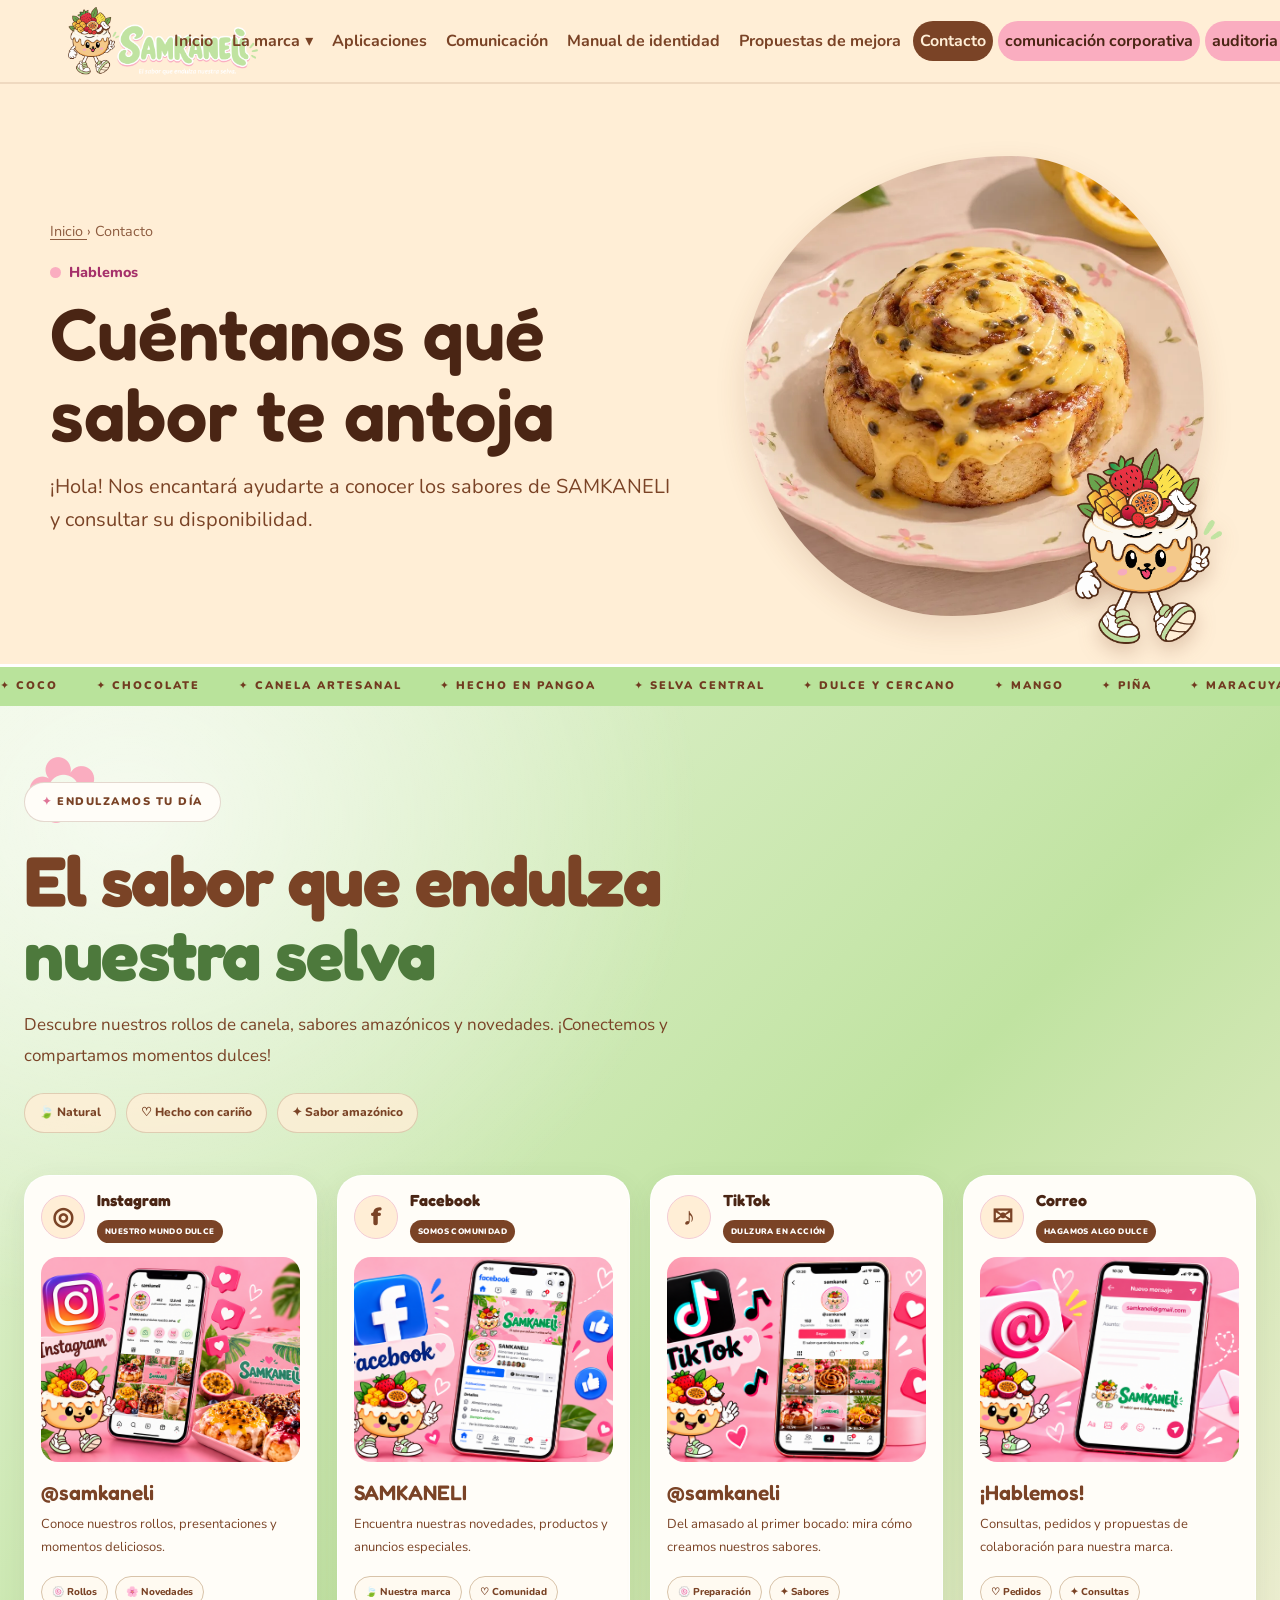
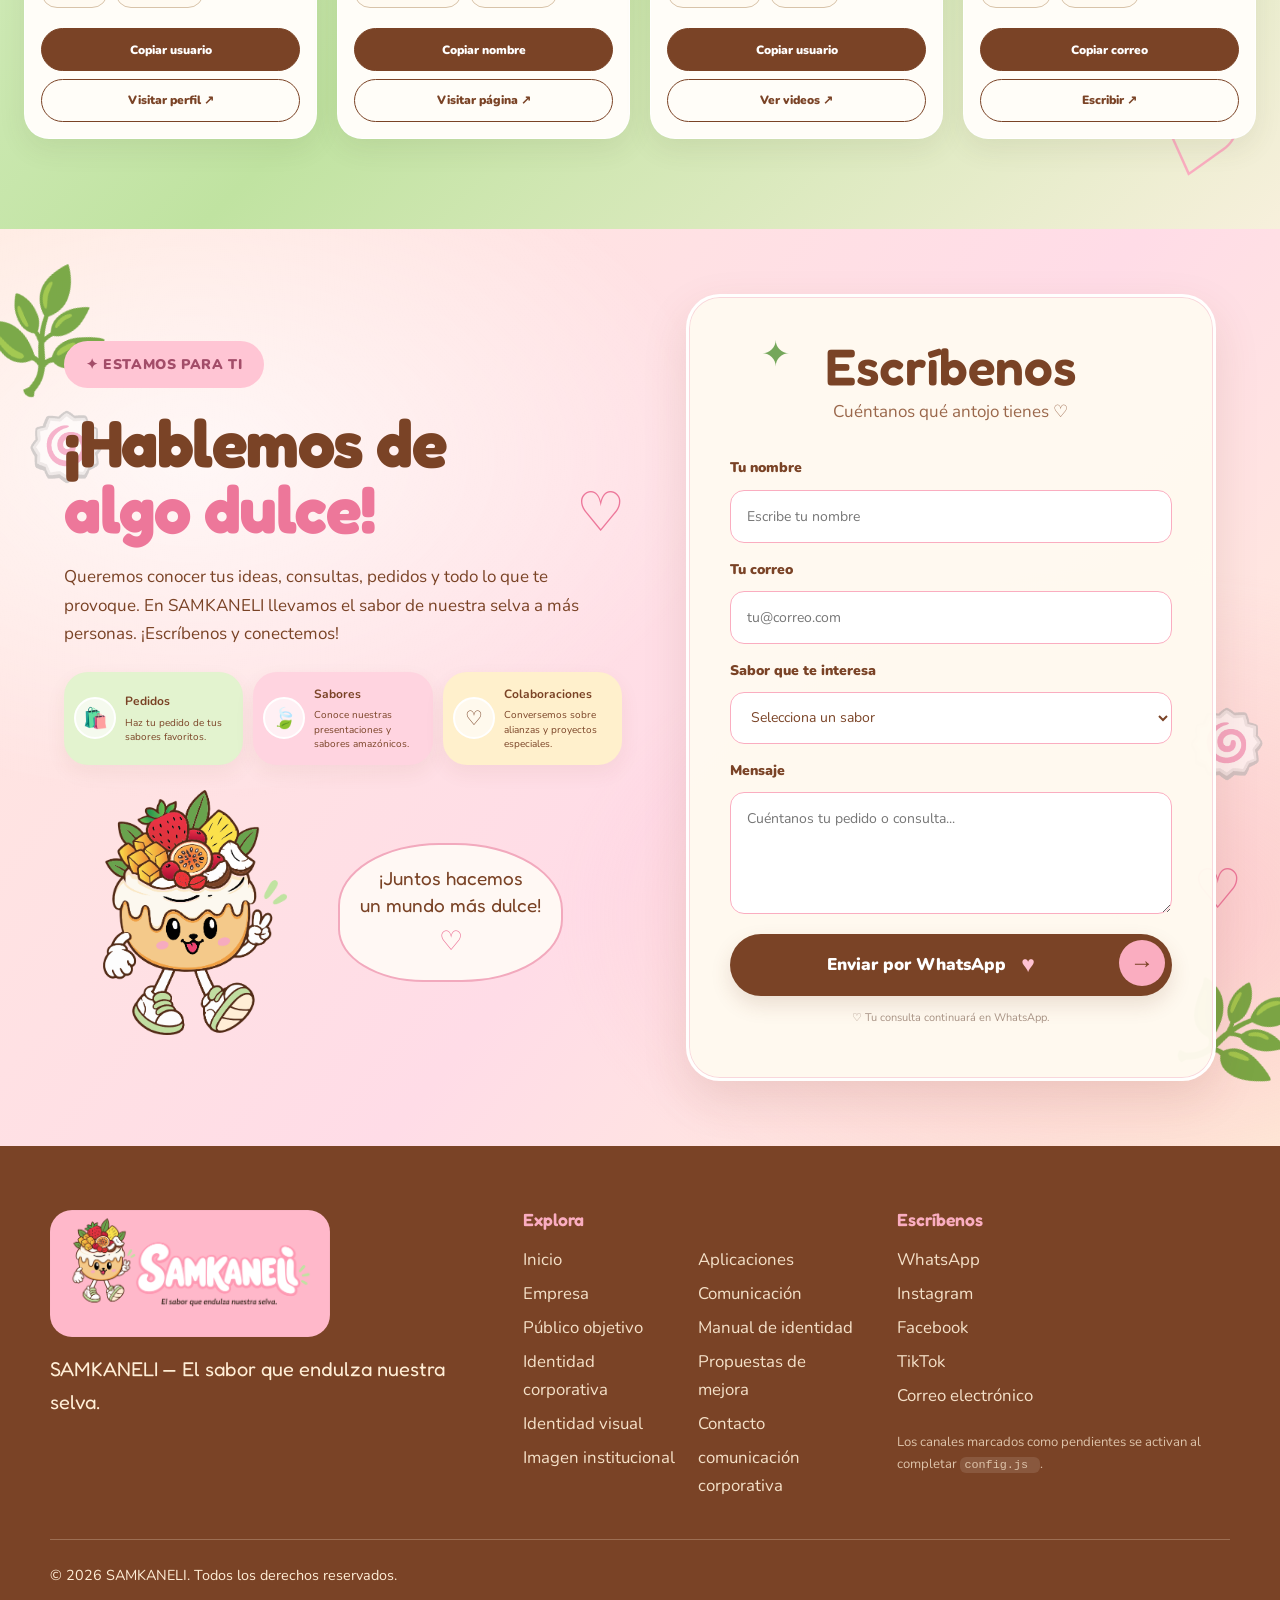
<file: contacto/contacto.html>
<!DOCTYPE html>
<html lang="es">
  <head>
<meta charset="UTF-8">
<meta name="viewport" content="width=device-width, initial-scale=1">
    <title>
      Contacto | SAMKANELI, hablemos de tu próximo antojo
    </title>
<meta name="description" content="Contacta a SAMKANELI para consultar sabores disponibles. Canales por confirmar: WhatsApp, Instagram, Facebook, TikTok y correo.">
<meta name="theme-color" content="#FFEED6">
<meta property="og:title" content="Contacto | SAMKANELI, hablemos de tu próximo antojo">
<meta property="og:description" content="Contacta a SAMKANELI para consultar sabores disponibles. Canales por confirmar: WhatsApp, Instagram, Facebook, TikTok y correo.">
<meta property="og:type" content="website">
<link rel="icon" type="image/png" href="../img/mascota/mascota.png">
<link rel="preconnect" href="https://fonts.googleapis.com">
<link rel="preconnect" href="https://fonts.gstatic.com" crossorigin>
    <!-- Fuentes opcionales: si no hay internet se usa la pila de respaldo definida en global.css -->
<link href="https://fonts.googleapis.com/css2?family=Fredoka:wght@500;600;700&family=Nunito:wght@400;600;700;800&display=swap" rel="stylesheet">
<link rel="stylesheet" href="../global.css">
<link rel="stylesheet" href="../contacto/contacto.css">
    <script>
      document.documentElement.classList.add("js")
    </script>
  </head>
  

  
  <body data-page="contacto">
<a class="skip" href="#contenido">
Saltar al contenido
</a>
    <header class="site-header">
      <div class="bar">
<a class="brand" href="../index.html" aria-label="SAMKANELI, ir al inicio">
<img src="../img/logo/imagotipo-transparente.png" alt="SAMKANELI, el sabor que endulza nuestra selva" width="1200" height="433">
</a>
        <button type="button" class="nav-toggle" aria-expanded="false" aria-controls="menu" aria-label="Abrir menú">
<span>
</span>
<span>
</span>
<span>
</span>
        </button>
        <nav id="menu" class="nav" aria-label="Navegación principal">
          <ul>
            <li>
<a href="../index.html">
Inicio
</a>
            </li>
            <li class="has-sub">
              <button type="button" class="sub-btn" aria-expanded="false" aria-haspopup="true">
La marca
<span aria-hidden="true">
▾
</span>
              </button>
              <ul class="sub">
                <li>
<a href="../empresa/empresa.html">
Empresa
</a>
                </li>
                <li>
<a href="../publico-objetivo/publico-objetivo.html">
Público objetivo
</a>
                </li>
                <li>
<a href="../identidad-corporativa/identidad-corporativa.html">
Identidad corporativa
</a>
                </li>
                <li>
<a href="../identidad-visual/identidad-visual.html">
Identidad visual
</a>
                </li>
                <li>
<a href="../imagen-institucional/imagen-institucional.html">
Imagen institucional
</a>
                </li>
              </ul>
            </li>
            <li>
<a href="../aplicaciones/aplicaciones.html">
Aplicaciones
</a>
            </li>
            <li>
<a href="../comunicacion/comunicacion.html">
Comunicación
</a>
            </li>
            <li>
<a href="../manual-identidad/manual-identidad.html">
Manual de identidad
</a>
            </li>
            <li>
<a href="../propuestas/propuestas.html">
Propuestas de mejora
</a>
            </li>
            <li>
<a href="../contacto/contacto.html" class="nav-cta" aria-current="page">
Contacto
</a>
            </li>
            <li>
              <a href="../comunicación-corporativa/comunicación-corporativa.html" class="nav-cta">
comunicación corporativa
              </a>
            </li>
             <li>
        <a href="../auditoria-imagen/auditoria-imagen.html" class="nav-cta">
auditoria de imagen
        </a>
      </li>
          </ul>
        </nav>
      </div>
    </header>
    <main id="contenido">
      <section class="pagehead ">
        <div class="wrap split">
          <div>
            <p class="crumbs">
<a href="../index.html">
Inicio
</a>
› Contacto
            </p>
            <p class="eyebrow">
Hablemos
            </p>
            <h1>
Cuéntanos qué sabor te antoja
            </h1>
            <p class="lead">
¡Hola! Nos encantará ayudarte a conocer los sabores de SAMKANELI y consultar su disponibilidad.
            </p>
          </div>
          <div class="pagehead-visual">
            <div class="ct-hero">
<img src="../img/fotografia/rollo-maracuya.webp" alt="Rollo de maracuyá sobre un plato decorado" width="893" height="816" class="ct-img">
<img src="../img/mascota/mascota.png" alt="Mascota de SAMKANELI" width="489" height="651" class="ct-m">
            </div>
          </div>
        </div>
      </section>

      <div class="franja-sabores" aria-label="Sabores e identidad de SAMKANELI">
        <div class="franja-sabores-pista">
          <span>✦ COCO</span><span>✦ CHOCOLATE</span><span>✦ CANELA ARTESANAL</span>
          <span>✦ HECHO EN PANGOA</span><span>✦ SELVA CENTRAL</span><span>✦ DULCE Y CERCANO</span>
          <span>✦ MANGO</span><span>✦ PIÑA</span><span>✦ MARACUYÁ</span><span>✦ CAMU CAMU</span>
          <span>✦ COCO</span><span>✦ CHOCOLATE</span><span>✦ CANELA ARTESANAL</span>
          <span>✦ HECHO EN PANGOA</span><span>✦ SELVA CENTRAL</span><span>✦ DULCE Y CERCANO</span>
          <span>✦ MANGO</span><span>✦ PIÑA</span><span>✦ MARACUYÁ</span><span>✦ CAMU CAMU</span>
        </div>
      </div>
      
 
<section class="sam-redes" id="redes-sociales">
  <div class="sam-redes__decoracion sam-redes__decoracion--uno">✿</div>
  <div class="sam-redes__decoracion sam-redes__decoracion--dos">♡</div>

  <div class="sam-redes__contenedor">

    <header class="sam-redes__cabecera">
      <span class="sam-redes__etiqueta">
        <span>✦</span> ENDULZAMOS TU DÍA
      </span>

      <h2>El sabor que endulza<br>
        <span>nuestra selva</span>
      </h2>

      <p>
        Descubre nuestros rollos de canela, sabores amazónicos
        y novedades. ¡Conectemos y compartamos momentos dulces!
      </p>

      <div class="sam-redes__sabores">
        <span>🍃 Natural</span>
        <span>♡ Hecho con cariño</span>
        <span>✦ Sabor amazónico</span>
      </div>
    </header>

    <div class="sam-redes__grid">

  <!-- INSTAGRAM -->
  <article class="sam-card">
    <div class="sam-card__cabecera">
      <span class="sam-card__icono">◎</span>
      <div>
        <h3>Instagram</h3>
        <span class="sam-card__estado">NUESTRO MUNDO DULCE</span>
      </div>
    </div>

    <a class="sam-card__imagen"
       href="https://www.instagram.com/"
       target="_blank" rel="noopener">
      <img src="../img/originales/Promoción de Instagram SAMKANELI deliciosa.png"
           alt="Productos y publicaciones de SAMKANELI">
      <span class="sam-card__ver">Descubrir perfil ↗</span>
    </a>

    <h4>@samkaneli</h4>
    <p>Conoce nuestros rollos, presentaciones y momentos deliciosos.</p>

    <div class="sam-card__etiquetas">
      <span>🍥 Rollos</span>
      <span>🌸 Novedades</span>
    </div>

    <div class="sam-card__acciones">
      <button class="sam-btn sam-btn--principal"
              data-copy="@samkaneli">Copiar usuario</button>
      <a class="sam-btn sam-btn--secundario"
         href="https://www.instagram.com/"
         target="_blank" rel="noopener">Visitar perfil ↗</a>
    </div>
  </article>

      <!-- FACEBOOK -->
      <article class="sam-card">
        <div class="sam-card__cabecera">
          <span class="sam-card__icono">f</span>
          <div>
            <h3>Facebook</h3>
            <span class="sam-card__estado">SOMOS COMUNIDAD</span>
          </div>
        </div>

        <a class="sam-card__imagen"
           href="https://www.facebook.com/"
           target="_blank" rel="noopener">
          <img src="../img/originales/Promoción Facebook de SAMKANELI.png"
               alt="Página de Facebook de SAMKANELI">
          <span class="sam-card__ver">Conócenos ↗</span>
        </a>

        <h4>SAMKANELI</h4>
        <p>Encuentra nuestras novedades, productos y anuncios especiales.</p>

        <div class="sam-card__etiquetas">
          <span>🍃 Nuestra marca</span>
          <span>♡ Comunidad</span>
        </div>

        <div class="sam-card__acciones">
          <button class="sam-btn sam-btn--principal"
                  data-copy="SAMKANELI">Copiar nombre</button>
          <a class="sam-btn sam-btn--secundario"
             href="https://www.facebook.com/"
             target="_blank" rel="noopener">Visitar página ↗</a>
        </div>
      </article>

      <!-- TIKTOK -->
      <article class="sam-card">
        <div class="sam-card__cabecera">
          <span class="sam-card__icono">♪</span>
          <div>
            <h3>TikTok</h3>
            <span class="sam-card__estado">DULZURA EN ACCIÓN</span>
          </div>
        </div>

        <a class="sam-card__imagen"
           href="tiktok.com/@kaneli_sctrl"
           target="_blank" rel="noopener">
          <img src="../img/originales/Promoción TikTok de Samkaneli y Postres Tropicales.png"
               alt="Videos y preparación de productos SAMKANELI">
          <span class="sam-card__ver">Ver videos ↗</span>
        </a>

        <h4>@samkaneli</h4>
        <p>Del amasado al primer bocado: mira cómo creamos nuestros sabores.</p>

        <div class="sam-card__etiquetas">
          <span>🍥 Preparación</span>
          <span>✦ Sabores</span>
        </div>

        <div class="sam-card__acciones">
          <button class="sam-btn sam-btn--principal"
                  data-copy="@samkaneli">Copiar usuario</button>
          <a class="sam-btn sam-btn--secundario"
             href="tiktok.com/@kaneli_sctrl"
             target="_blank" rel="noopener">Ver videos ↗</a>
        </div>
      </article>

      <!-- CORREO -->
      <article class="sam-card">
        <div class="sam-card__cabecera">
          <span class="sam-card__icono">✉</span>
          <div>
            <h3>Correo</h3>
            <span class="sam-card__estado">HAGAMOS ALGO DULCE</span>
          </div>
        </div>

        <a class="sam-card__imagen"
           href="mailto:samkaneliroll@gmail.com">
          <img src="../img/originales/Nuevo mensaje dulce de Samkaneli.png"
               alt="Empaques y presentación de los productos SAMKANELI">
          <span class="sam-card__ver">Escríbenos ↗</span>
        </a>

        <h4>¡Hablemos!</h4>
        <p>Consultas, pedidos y propuestas de colaboración para nuestra marca.</p>

        <div class="sam-card__etiquetas">
          <span>♡ Pedidos</span>
          <span>✦ Consultas</span>
        </div>

        <div class="sam-card__acciones">
          <button class="sam-btn sam-btn--principal"
                  data-copy="TU_CORREO@EJEMPLO.COM">Copiar correo</button>
          <a class="sam-btn sam-btn--secundario"
             href="mailto:TU_CORREO@EJEMPLO.COM">Escribir ↗</a>
        </div>
      </article>

    </div>
  </div>
</section>


<main class="sam-contacto">
  <div class="sam-hoja sam-hoja-1">🌿</div>
  <div class="sam-hoja sam-hoja-2">🌿</div>
  <div class="sam-corazon sam-corazon-1">♡</div>
  <div class="sam-corazon sam-corazon-2">♡</div>
  <div class="sam-rollo sam-rollo-1">🍥</div>
  <div class="sam-rollo sam-rollo-2">🍥</div>

  <div class="sam-contacto__layout">

    <section class="sam-presentacion">
      <span class="sam-sobrelinea">✦ ESTAMOS PARA TI</span>

      <h1>¡Hablemos de<br>
        <span>algo dulce!</span>
      </h1>

      <p class="sam-intro">
        Queremos conocer tus ideas, consultas, pedidos y todo
        lo que te provoque. En SAMKANELI llevamos el sabor
        de nuestra selva a más personas. ¡Escríbenos y conectemos!
      </p>

      <div class="sam-beneficios">
        <article class="sam-beneficio sam-beneficio--verde">
          <span class="sam-beneficio__icono">🛍️</span>
          <div>
            <strong>Pedidos</strong>
            <p>Haz tu pedido de tus sabores favoritos.</p>
          </div>
        </article>

        <article class="sam-beneficio sam-beneficio--rosa">
          <span class="sam-beneficio__icono">🍃</span>
          <div>
            <strong>Sabores</strong>
            <p>Conoce nuestras presentaciones y sabores amazónicos.</p>
          </div>
        </article>

        <article class="sam-beneficio sam-beneficio--crema">
          <span class="sam-beneficio__icono">♡</span>
          <div>
            <strong>Colaboraciones</strong>
            <p>Conversemos sobre alianzas y proyectos especiales.</p>
          </div>
        </article>
      </div>

      <div class="sam-mascota">
        <img src="../img/mascota/mascota.png"
             alt="Mascota de SAMKANELI">
        <div class="sam-globo">
          ¡Juntos hacemos<br>
          un mundo más dulce!
          <span>♡</span>
        </div>
      </div>
    </section>

    <section class="sam-formulario">
      <header class="sam-formulario__cabecera">
        <span class="sam-formulario__adorno">✦</span>
        <h2>Escríbenos</h2>
        <p>Cuéntanos qué antojo tienes ♡</p>
      </header>

      
<form id="sam-form">
  <label for="sam-nombre">Tu nombre</label>
  <input
    id="sam-nombre"
    name="nombre"
    type="text"
    placeholder="Escribe tu nombre"
    required
  >

  <label for="sam-correo">Tu correo</label>
  <input
    id="sam-correo"
    name="correo"
    type="email"
    placeholder="tu@correo.com"
    required
  >

  <label for="sam-sabor">Sabor que te interesa</label>
  <select id="sam-sabor" name="sabor" required>
    <option value="">Selecciona un sabor</option>
    <option>Canela clásica</option>
    <option>Mango</option>
    <option>Camu camu</option>
    <option>Aguaje</option>
    <option>Coco</option>
    <option>Cacao</option>
    <option>Arándanos</option>
    <option>Otro sabor</option>
  </select>

  <label for="sam-mensaje">Mensaje</label>
  <textarea
    id="sam-mensaje"
    name="mensaje"
    rows="4"
    placeholder="Cuéntanos tu pedido o consulta..."
    required
  ></textarea>

  <button class="sam-enviar" type="submit">
    Enviar por WhatsApp <span>♥</span>
    <span class="sam-enviar__flecha">→</span>
  </button>

  <p class="sam-seguridad">
    ♡ Tu consulta continuará en WhatsApp.
  </p>
  <p id="sam-estado" class="sam-estado" aria-live="polite"></p>
</form>

    </section>

  </div>
</main>

      
    </main>
    <footer class="site-footer">
      <div class="wrap foot-grid">
        <div class="foot-brand">
<img src="../img/logo/imagotipo-rosa-blanco.png" alt="SAMKANELI" width="1200" height="541" loading="lazy" decoding="async" class="foot-logo">
          <p class="foot-slogan">
SAMKANELI — El sabor que endulza nuestra selva.
          </p>
        </div>
        <nav aria-label="Mapa del sitio">
          <h2 class="foot-h">
Explora
          </h2>
          <ul class="foot-links">
            <li>
<a href="../index.html">
Inicio
</a>
            </li>
            <li>
<a href="../empresa/empresa.html">
Empresa
</a>
            </li>
            <li>
<a href="../publico-objetivo/publico-objetivo.html">
Público objetivo
</a>
            </li>
            <li>
<a href="../identidad-corporativa/identidad-corporativa.html">
Identidad corporativa
</a>
            </li>
            <li>
<a href="../identidad-visual/identidad-visual.html">
Identidad visual
</a>
            </li>
            <li>
<a href="../imagen-institucional/imagen-institucional.html">
Imagen institucional
</a>
            </li>
            <li>
<a href="../aplicaciones/aplicaciones.html">
Aplicaciones
</a>
            </li>
            <li>
<a href="../comunicacion/comunicacion.html">
Comunicación
</a>
            </li>
            <li>
<a href="../manual-identidad/manual-identidad.html">
Manual de identidad
</a>
            </li>
            <li>
<a href="../propuestas/propuestas.html">
Propuestas de mejora
</a>
            </li>
            <li>
<a href="../contacto/contacto.html">
Contacto
</a>
            </li>
            <li>
              <a href="../comunicación-corporativa/comunicación-corporativa.html" class="nav-cta">
comunicación corporativa
              </a>
            </li>
          </ul>
        </nav>
        <div>
          <h2 class="foot-h">
Escríbenos
          </h2>
          <ul class="foot-contact">
            <li>
<a data-contact="whatsapp" href="https://w.app/rollkaneli">
WhatsApp
</a>
            </li>
            <li>
<a data-contact="instagram" href="../contacto/contacto.html#instagram">
Instagram
</a>
            </li>
            <li>
<a data-contact="facebook" href="https://www.facebook.com/profile.php?id=61590356957658">
Facebook
</a>
            </li>
            <li>
<a data-contact="tiktok" href="https://www.tiktok.com/@kaneli_sctrl">
TikTok
</a>
            </li>
            <li>
<a data-contact="email" href="samkaneliroll@gmail.com">
Correo electrónico
</a>
            </li>
          </ul>
          <p class="foot-note">
Los canales marcados como pendientes se activan al completar
<code>
config.js
</code>
.
          </p>
        </div>
      </div>
      <div class="foot-legal wrap">
        <p>
© 2026 SAMKANELI. Todos los derechos reservados.
        </p>
      </div>
    </footer>
    <script src="../config.js">
    </script>
    <script src="../script.js">
    </script>
   
<script>
  document.getElementById("sam-form")?.addEventListener("submit", function (event) {
    event.preventDefault();
  
    // REEMPLAZA este número por el WhatsApp real de SAMKANELI.
    // Incluye el código de país, solo números, sin + ni espacios.
    const numeroWhatsApp = "+51907747484";
  
    const nombre = document.getElementById("sam-nombre").value.trim();
    const correo = document.getElementById("sam-correo").value.trim();
    const sabor = document.getElementById("sam-sabor").value;
    const mensaje = document.getElementById("sam-mensaje").value.trim();
  
    const texto =
      "¡Hola SAMKANELI! 🌸 Quiero hacer una consulta.\n\n" +
      "👤 Nombre: " + nombre + "\n" +
      "📧 Correo: " + correo + "\n" +
      "🍥 Sabor de interés: " + sabor + "\n" +
      "💬 Mensaje: " + mensaje;
  
    const url = "https://wa.me/" + numeroWhatsApp +
                "?text=" + encodeURIComponent(texto);
  
    window.open(url, "_blank", "noopener,noreferrer");
  });
  </script>
  
  </body>
</html>
</file>
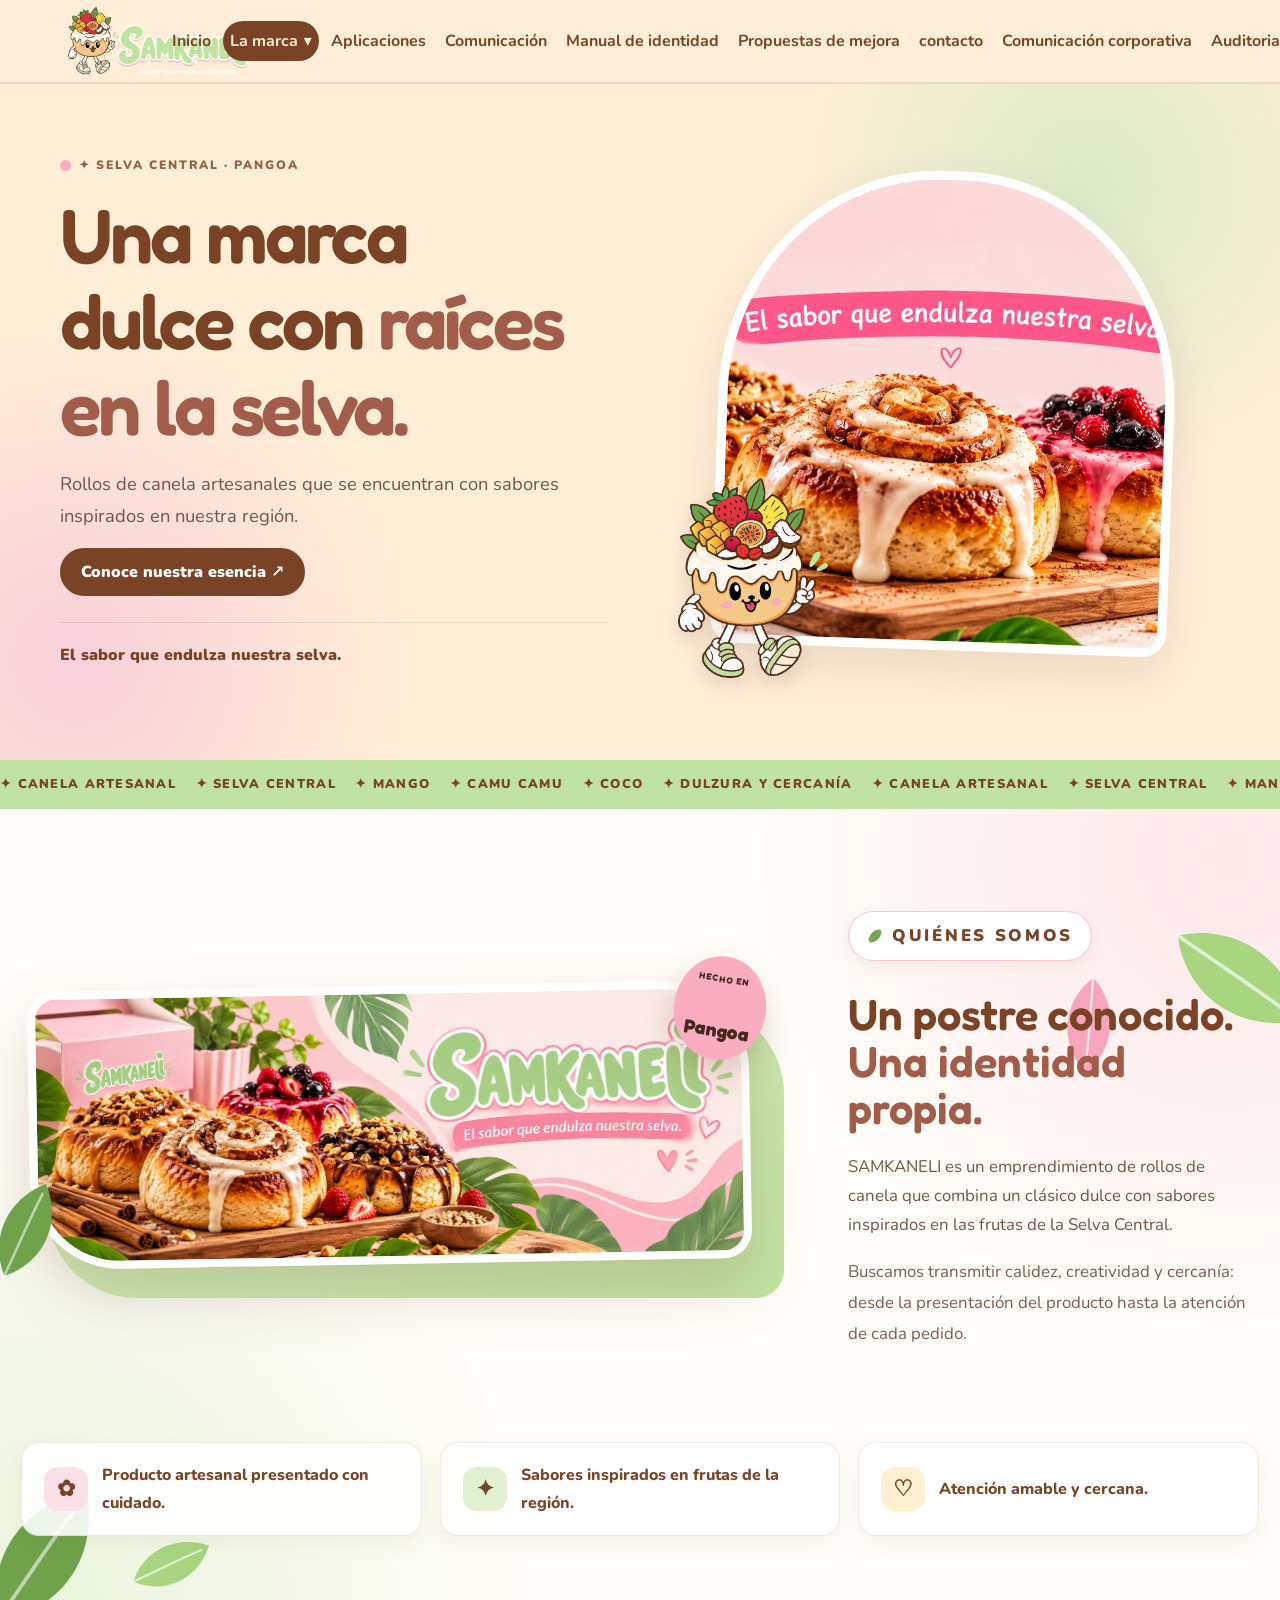
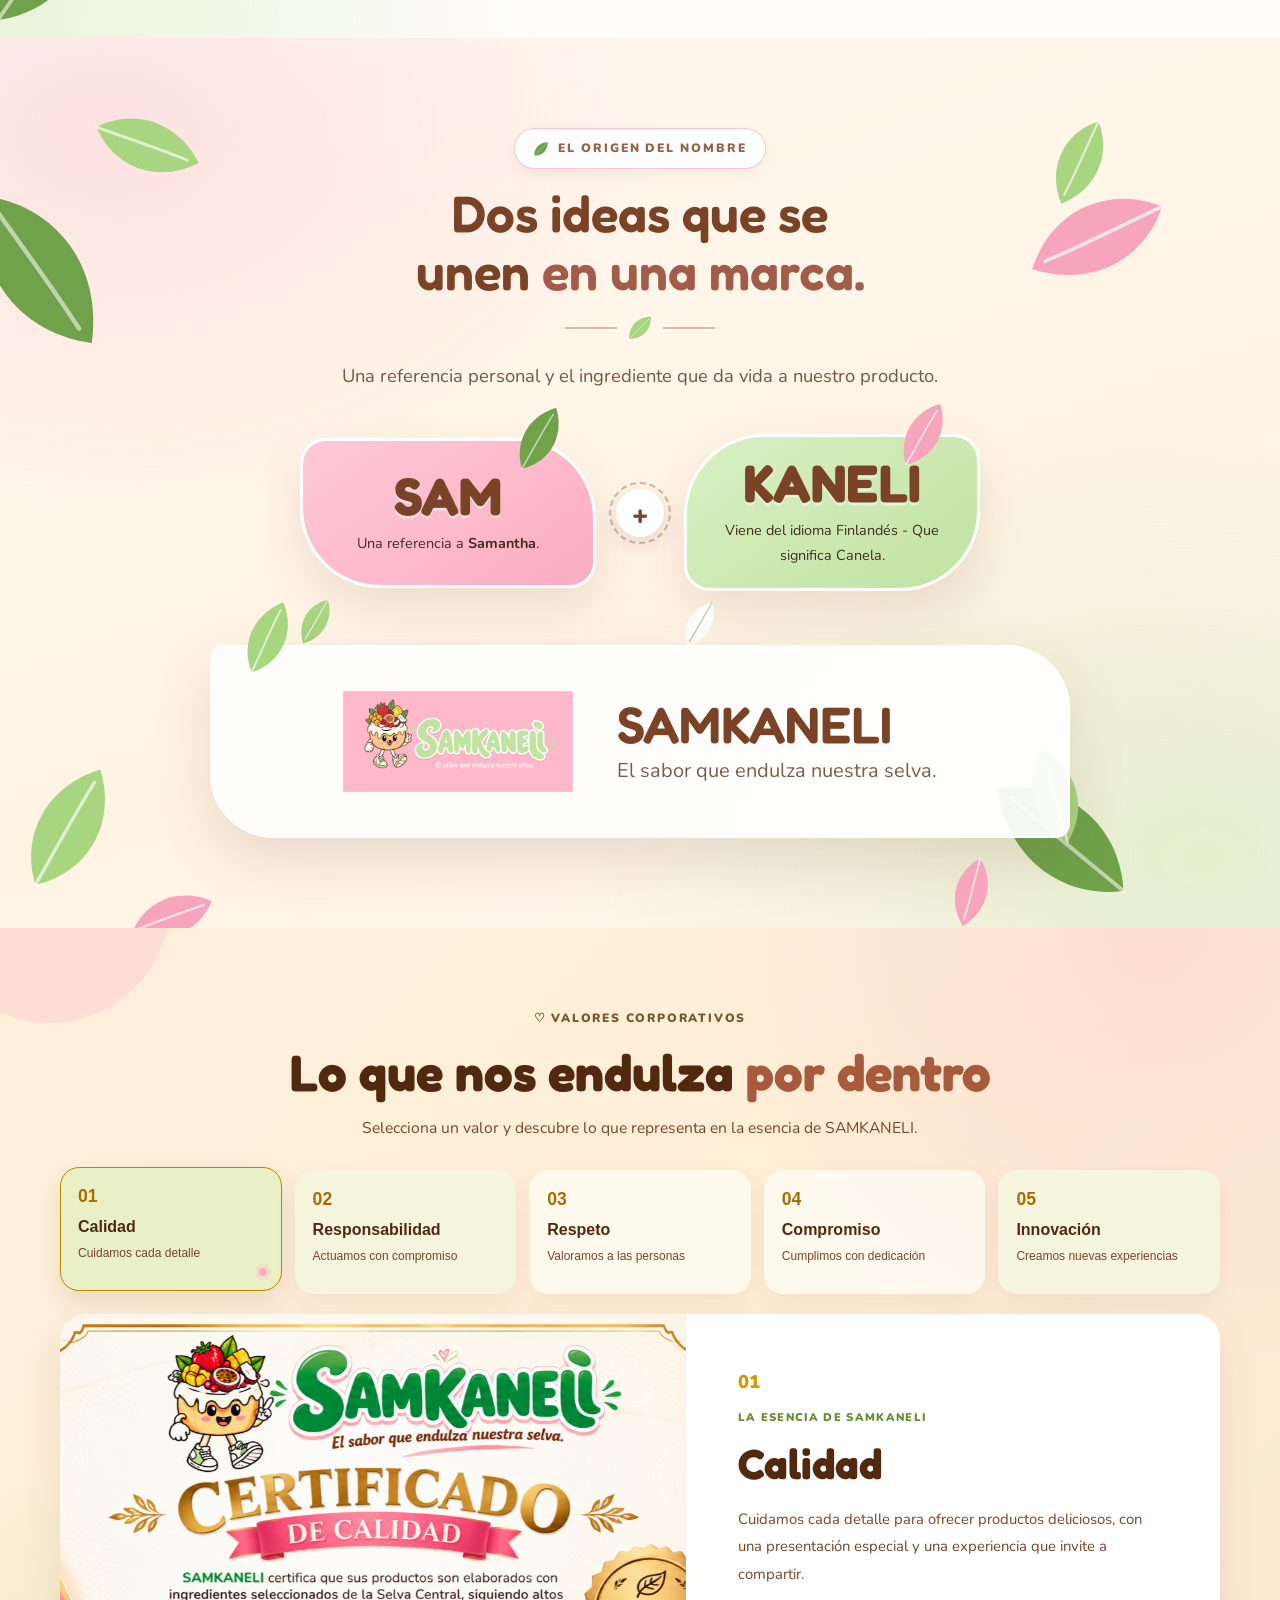
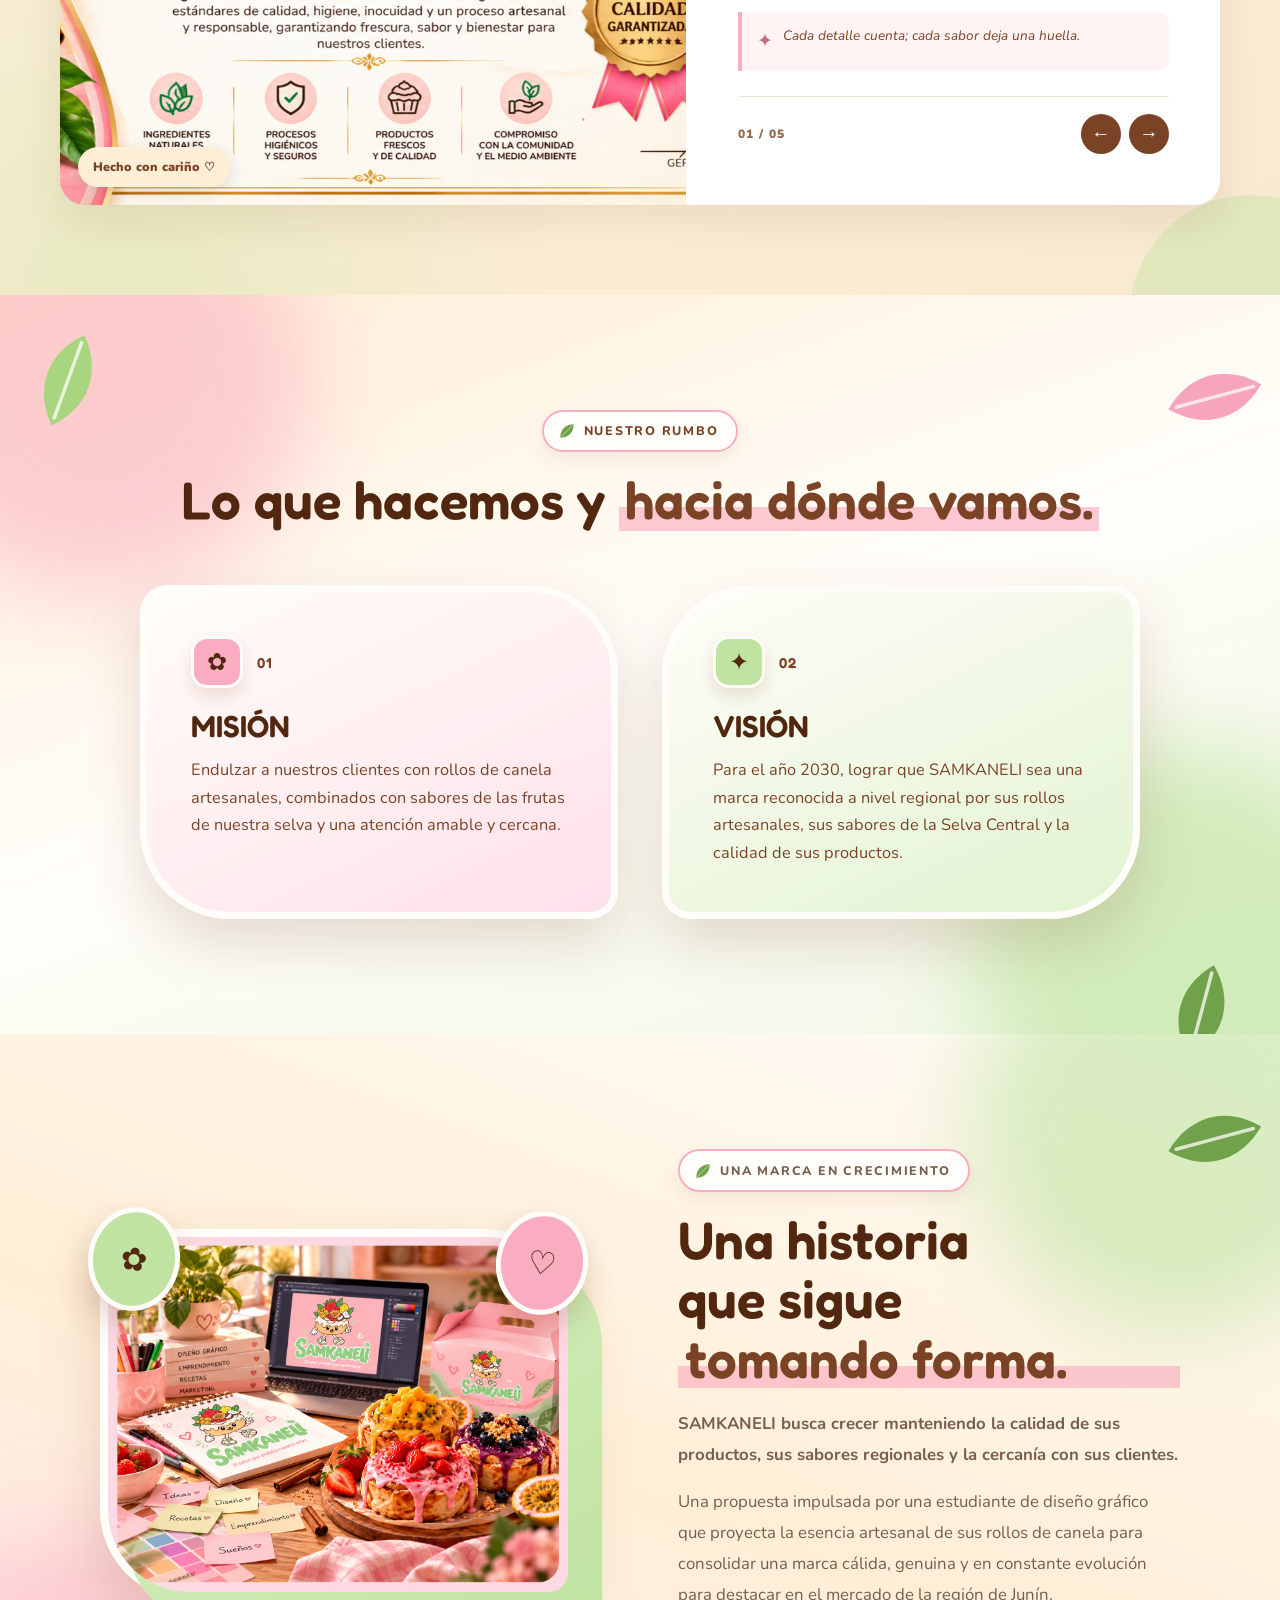
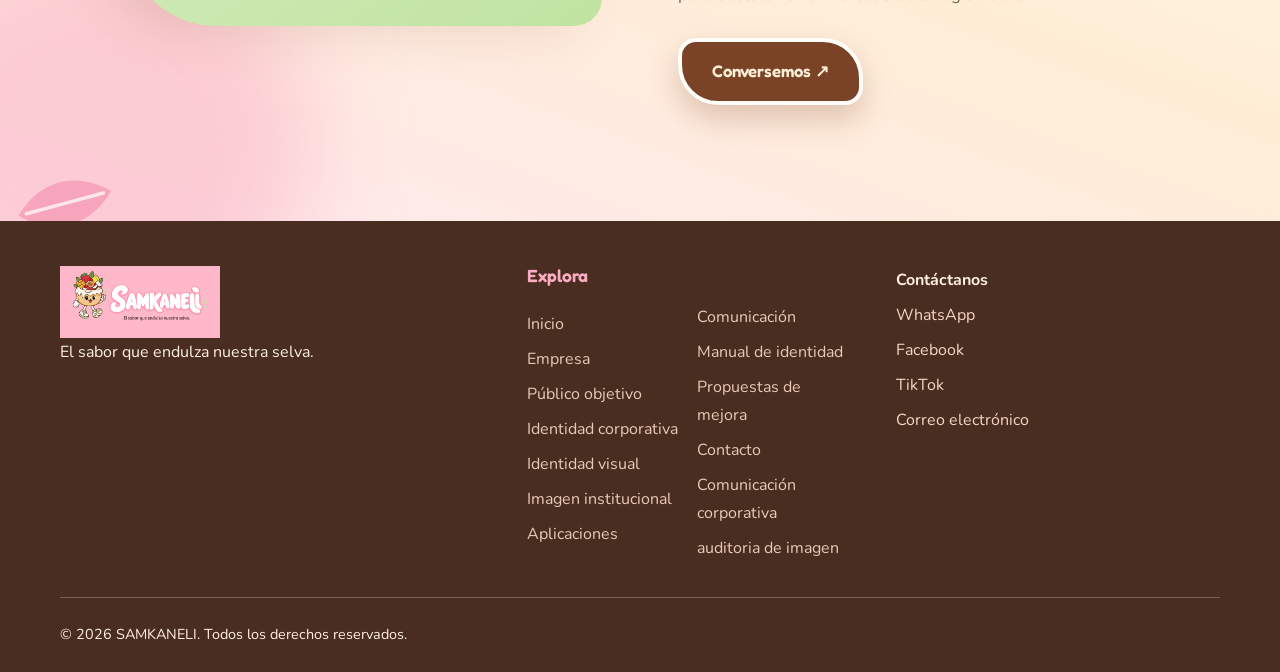
<file: empresa/empresa.html>
<!DOCTYPE html>
<html lang="es">
<head>
  <meta charset="UTF-8">
  <meta name="viewport" content="width=device-width, initial-scale=1">
  <title>Empresa | SAMKANELI, rollos de canela con sabores de la Selva Central</title>
  <meta name="description" content="Qué es SAMKANELI, el origen de su nombre, su propuesta de valor, misión y visión. Una marca de rollos de canela artesanales inspirada en la Selva Central.">
  <meta name="theme-color" content="#FFEED6">
  <meta property="og:title" content="Empresa | SAMKANELI, rollos de canela con sabores de la Selva Central">
  <meta property="og:description" content="Qué es SAMKANELI, el origen de su nombre, su propuesta de valor, misión y visión. Una marca de rollos de canela artesanales inspirada en la Selva Central.">
  <meta property="og:type" content="website">
  <link rel="icon" type="image/png" href="../img/mascota/mascota.png">
  <link rel="preconnect" href="https://fonts.googleapis.com">
  <link rel="preconnect" href="https://fonts.gstatic.com" crossorigin>
  <!-- Fuentes opcionales: si no hay internet se usa la pila de respaldo definida en global.css -->
  <link href="https://fonts.googleapis.com/css2?family=Fredoka:wght@500;600;700&family=Nunito:wght@400;600;700;800&display=swap" rel="stylesheet">
  <link rel="stylesheet" href="../global.css">
  <link rel="stylesheet" href="../empresa/empresa.css">
  <script>document.documentElement.classList.add("js")</script>
</head>
<body data-page="empresa">

  <a class="skip" href="#contenido">Saltar al contenido</a>

  <!-- ================= MENÚ ================= -->
  <header class="site-header">
    <div class="bar">
      <a aria-label="SAMKANELI, ir al inicio" class="brand" href="../index.html">
        <img alt="SAMKANELI, el sabor que endulza nuestra selva" height="433" src="../img/logo/imagotipo-transparente.png" width="1200"/>
      </a>

      <button aria-controls="menu" aria-expanded="false" aria-label="Abrir menú" class="nav-toggle" type="button">
        <span></span><span></span><span></span>
      </button>

      <nav aria-label="Navegación principal" class="nav" id="menu">
        <ul>
          <li><a href="../index.html">Inicio</a></li>
          <li class="has-sub is-current">
            <button aria-expanded="false" aria-haspopup="true" class="sub-btn" type="button">
              La marca <span aria-hidden="true">▾</span>
            </button>
            <ul class="sub">
              <li><a aria-current="page" href="../empresa/empresa.html">Empresa</a></li>
              <li><a href="../publico-objetivo/publico-objetivo.html">Público objetivo</a></li>
              <li><a href="../identidad-corporativa/identidad-corporativa.html">Identidad corporativa</a></li>
              <li><a href="../identidad-visual/identidad-visual.html">Identidad visual</a></li>
              <li><a href="../imagen-institucional/imagen-institucional.html">Imagen institucional</a></li>
            </ul>
          </li>
          <li><a href="../aplicaciones/aplicaciones.html">Aplicaciones</a></li>
          <li><a href="../comunicacion/comunicacion.html">Comunicación</a></li>
          <li><a href="../manual-identidad/manual-identidad.html">Manual de identidad</a></li>
          <li><a href="../propuestas/propuestas.html">Propuestas de mejora</a></li>
         <li><a href="../contacto/contacto.html">contacto</a></li>
          <li><a href="../comunicación-corporativa/comunicación-corporativa.html">Comunicación corporativa</a></li>
          <li><a href="../auditoria-imagen/auditoria-imagen.html">Auditoria de imagen</a></li>
        </ul>
      </nav>
    </div>
  </header>

  <main id="contenido">

    <!-- ================= PORTADA ================= -->
    <section class="hero">
      <div class="wrap hero-grid">
        <div>
          <p class="eyebrow">✦ SELVA CENTRAL · PANGOA</p>
          <h1>Una marca dulce con <em>raíces en la selva.</em></h1>
          <p class="lead">Rollos de canela artesanales que se encuentran con sabores inspirados en nuestra región.</p>
          <a class="btn" href="#quienes">Conoce nuestra esencia ↗</a>
          <p class="slogan">El sabor que endulza nuestra selva.</p>
        </div>
        <div class="hero-pic">
          <img alt="Rollos de canela SAMKANELI" src="../img/fotografia/rollos-coleccion.webp"/>
          <img alt="Mascota de SAMKANELI" class="mascota" src="../img/mascota/mascota.png"/>
        </div>
      </div>
    </section>

    <div class="ticker">
      <div>
        ✦ CANELA ARTESANAL　 ✦ SELVA CENTRAL　 ✦ MANGO　 ✦ CAMU CAMU　 ✦ COCO　 ✦ DULZURA Y CERCANÍA　 ✦ CANELA ARTESANAL　 ✦ SELVA CENTRAL　 ✦ MANGO　 ✦ CAMU CAMU　 ✦ COCO
      </div>
    </div>

  <!-- ================= QUIÉNES SOMOS ================= -->
<section class="quienes" id="quienes">

  <!-- Hojitas decorativas -->
  <div class="quienes-hojas" aria-hidden="true">
    <span class="qh qh1"></span>
    <span class="qh qh2"></span>
    <span class="qh qh3"></span>
    <span class="qh qh4"></span>
  </div>

  <div class="wrap">

    <div class="quienes-grid">

      <div class="quienes-foto">
        <div class="quienes-marco">
          <img alt="Presentación de rollos de canela" src="../img/fondos/banner-dulces-rollos.webp"/>
        </div>
        <div class="quienes-sello" aria-hidden="true">
          <span>HECHO EN</span>
          <strong>Pangoa</strong>
        </div>
      </div>

      <div class="quienes-texto">
        <p class="eyebrow">QUIÉNES SOMOS</p>
        <h2>Un postre conocido. <em>Una identidad propia.</em></h2>
        <p class="lead">SAMKANELI es un emprendimiento de rollos de canela que combina un clásico dulce con sabores inspirados en las frutas de la Selva Central.</p>
        <p>Buscamos transmitir calidez, creatividad y cercanía: desde la presentación del producto hasta la atención de cada pedido.</p>
      </div>

    </div>

    <!-- Tres tarjetas en una sola línea -->
    <ul class="quienes-puntos">
      <li><span class="qp-icono" aria-hidden="true">✿</span>Producto artesanal presentado con cuidado.</li>
      <li><span class="qp-icono" aria-hidden="true">✦</span>Sabores inspirados en frutas de la región.</li>
      <li><span class="qp-icono" aria-hidden="true">♡</span>Atención amable y cercana.</li>
    </ul>

  </div>
</section>

    <!-- ================= ORIGEN DEL NOMBRE ================= -->
<section class="section nombre">

  <!-- Hojitas decorativas -->
  <div class="origen-hojas" aria-hidden="true">
    <span class="oh oh1"></span>
    <span class="oh oh2"></span>
    <span class="oh oh3"></span>
    <span class="oh oh4"></span>
    <span class="oh oh5"></span>
    <span class="oh oh6"></span>
    <span class="oh oh7"></span>
    <span class="oh oh8"></span>
  </div>

  <div class="wrap">
    <header class="center">
      <p class="eyebrow">EL ORIGEN DEL NOMBRE</p>
      <h2>Dos ideas que se unen <em>en una marca.</em></h2>
      <p class="lead">Una referencia personal y el ingrediente que da vida a nuestro producto.</p>
    </header>

    <div class="name-grid">
      <article class="name pink">
        <strong>SAM</strong>
        <p>Una referencia a <b>Samantha</b>.</p>
      </article>
      <span class="plus" aria-hidden="true">+</span>
      <article class="name green">
        <strong>KANELI</strong>
        <p>Viene del idioma Finlandés - Que significa Canela.</p>
      </article>
    </div>

    <div class="logo-result">
      <img alt="Logotipo SAMKANELI" src="../img/logo/imagotipo-rosa-verde.png"/>
      <div>
        <b>SAMKANELI</b>
        <span>El sabor que endulza nuestra selva.</span>
      </div>
    </div>
  </div>
</section>

    <!-- ================= VALORES CORPORATIVOS (sin cambios) ================= -->
    <section class="sec sk-valores" id="valores-corporativos">
      <div class="wrap">

        <header class="sec-head sk-head">
          <p class="eyebrow">♡ VALORES CORPORATIVOS</p>
          <h2>Lo que nos endulza <span>por dentro</span></h2>
          <p class="lead">
            Selecciona un valor y descubre lo que representa
            en la esencia de SAMKANELI.
          </p>
        </header>

        <div class="sk-valores-opciones" role="group"
             aria-label="Seleccionar un valor corporativo">

          <button class="sk-valor-opcion activa" type="button"
                  data-valor="0" aria-pressed="true">
            <span class="sk-op-num">01</span>
            <span class="sk-op-titulo">Calidad</span>
            <span class="sk-op-desc">Cuidamos cada detalle</span>
          </button>

          <button class="sk-valor-opcion" type="button"
                  data-valor="1" aria-pressed="false">
            <span class="sk-op-num">02</span>
            <span class="sk-op-titulo">Responsabilidad</span>
            <span class="sk-op-desc">Actuamos con compromiso</span>
          </button>

          <button class="sk-valor-opcion" type="button"
                  data-valor="2" aria-pressed="false">
            <span class="sk-op-num">03</span>
            <span class="sk-op-titulo">Respeto</span>
            <span class="sk-op-desc">Valoramos a las personas</span>
          </button>

          <button class="sk-valor-opcion" type="button"
                  data-valor="3" aria-pressed="false">
            <span class="sk-op-num">04</span>
            <span class="sk-op-titulo">Compromiso</span>
            <span class="sk-op-desc">Cumplimos con dedicación</span>
          </button>

          <button class="sk-valor-opcion" type="button"
                  data-valor="4" aria-pressed="false">
            <span class="sk-op-num">05</span>
            <span class="sk-op-titulo">Innovación</span>
            <span class="sk-op-desc">Creamos nuevas experiencias</span>
          </button>

        </div>

        <article class="sk-valor-detalle" aria-live="polite">
          <div class="sk-detalle-imagen">
            <img id="sk-valor-foto"
                 src="../img/originales/Certificado de Calidad Samkaneli Tropical.png"
                 alt="Rollos de canela de SAMKANELI">

            <span class="sk-foto-etiqueta">Hecho con cariño ♡</span>
          </div>

          <div class="sk-detalle-contenido">
            <span class="sk-detalle-num" id="sk-valor-numero">01</span>
            <p class="sk-detalle-eyebrow">LA ESENCIA DE SAMKANELI</p>

            <h3 id="sk-valor-titulo">Calidad</h3>

            <p id="sk-valor-descripcion">
              Cuidamos cada detalle para ofrecer rollos de canela
              deliciosos, con una presentación especial y una
              experiencia que invite a compartir.
            </p>

            <div class="sk-detalle-frase">
              <span>✦</span>
              <p id="sk-valor-frase">
                Cada detalle cuenta; cada sabor deja una huella.
              </p>
            </div>

            <div class="sk-detalle-controles">
              <span id="sk-valor-progreso">01 / 05</span>

              <div class="sk-flechas">
                <button type="button" id="sk-valor-anterior"
                        aria-label="Valor anterior">←</button>
                <button type="button" id="sk-valor-siguiente"
                        aria-label="Siguiente valor">→</button>
              </div>
            </div>
          </div>
        </article>

      </div>
    </section>

    <!-- ================= MISIÓN Y VISIÓN ================= -->
<section class="quienes-seccion quienes-mision" id="mision">
  <span class="quienes-hoja quienes-hoja--clara quienes-hoja--tl" aria-hidden="true"></span>
  <span class="quienes-hoja quienes-hoja--rosa quienes-hoja--tr" aria-hidden="true"></span>
  <span class="quienes-hoja quienes-hoja--oscura quienes-hoja--br" aria-hidden="true"></span>

  <div class="quienes-contenedor">
    <header class="quienes-cabecera">
      <p class="quienes-eyebrow">NUESTRO RUMBO</p>
      <h2>Lo que hacemos y <em>hacia dónde vamos.</em></h2>
    </header>

    <div class="quienes-tarjetas">
      <article class="quienes-tarjeta quienes-tarjeta--rosa">
        <div class="quienes-tarjeta__top">
          <span class="quienes-icono" aria-hidden="true">✿</span>
          <small class="quienes-numero">01 </small>
        </div>
        <h3>MISIÓN</h3>
        <p>Endulzar a nuestros clientes con rollos de canela artesanales, combinados con sabores de las frutas de nuestra selva y una atención amable y cercana.</p>
      </article>

      <article class="quienes-tarjeta quienes-tarjeta--verde">
        <div class="quienes-tarjeta__top">
          <span class="quienes-icono" aria-hidden="true">✦</span>
          <small class="quienes-numero">02 </small>
        </div>
        <h3>VISIÓN</h3>
        <p>Para el año 2030, lograr que SAMKANELI sea una marca reconocida a nivel regional por sus rollos artesanales, sus sabores de la Selva Central y la calidad de sus productos.</p>
      </article>
    </div>
  </div>
</section>

<!-- ================= HISTORIA ================= -->
<section class="quienes-seccion quienes-historia">
  <span class="quienes-hoja quienes-hoja--oscura quienes-hoja--tr" aria-hidden="true"></span>
  <span class="quienes-hoja quienes-hoja--rosa quienes-hoja--bl" aria-hidden="true"></span>

  <div class="quienes-contenedor quienes-split">
    <div class="quienes-foto">
      <img alt="Rollo de canela con cobertura de maracuyá" src="../img/mockups/estudio.png"/>
      <span class="quienes-sello quienes-sello--rosa" aria-hidden="true">♡</span>
      <span class="quienes-sello quienes-sello--verde" aria-hidden="true">✿</span>
    </div>

    <div class="quienes-texto">
      <p class="quienes-eyebrow">UNA MARCA EN CRECIMIENTO</p>
      <h2>Una historia que sigue <em>tomando forma.</em></h2>
      <p class="quienes-lead">SAMKANELI busca crecer manteniendo la calidad de sus productos, sus sabores regionales y la cercanía con sus clientes.</p>
      <p>Una propuesta impulsada por una estudiante de diseño gráfico que proyecta la esencia artesanal de sus rollos de canela para consolidar una marca cálida, genuina y en constante evolución para destacar en el mercado de la región de Junín.</p>
      <a class="quienes-boton" href="../contacto/contacto.html">Conversemos ↗</a>
    </div>
  </div>
</section>

</main>

  <!-- ================= PIE DE PÁGINA ================= -->
  <footer>
    <div class="wrap foot">
      <div>
        <img alt="SAMKANELI" src="../img/logo/imagotipo-rosa-blanco.png"/>
        <p>El sabor que endulza nuestra selva.</p>
      </div>

      <div>
        <nav aria-label="Mapa del sitio">
          <h2 class="foot-h">Explora</h2>
          <ul class="foot-links">
            <li><a href="../index.html">Inicio</a></li>
            <li><a href="../empresa/empresa.html">Empresa</a></li>
            <li><a href="../publico-objetivo/publico-objetivo.html">Público objetivo</a></li>
            <li><a href="../identidad-corporativa/identidad-corporativa.html">Identidad corporativa</a></li>
            <li><a href="../identidad-visual/identidad-visual.html">Identidad visual</a></li>
            <li><a href="../imagen-institucional/imagen-institucional.html">Imagen institucional</a></li>
            <li><a href="../aplicaciones/aplicaciones.html">Aplicaciones</a></li>
            <li><a href="../comunicacion/comunicacion.html">Comunicación</a></li>
            <li><a href="../manual-identidad/manual-identidad.html">Manual de identidad</a></li>
            <li><a href="../propuestas/propuestas.html">Propuestas de mejora</a></li>
            <li><a href="../contacto/contacto.html">Contacto</a></li>
            <li><a href="../comunicación-corporativa/comunicación-corporativa.html">Comunicación corporativa</a></li>
            <li><a href="../auditoria-imagen/auditoria-imagen.html">auditoria de imagen</a></li>
          </ul>
        </nav>
      </div>

      <div>
        <b>Contáctanos</b>
        <a href="https://w.app/rollkaneli">WhatsApp</a>
        <a href="https://www.facebook.com/profile.php?id=61590356957658">Facebook</a>
        <a href="https://www.tiktok.com/@kaneli_sctrl">TikTok</a>
        <a href="mailto:samkaneliroll@gmail.com">Correo electrónico</a>
      </div>
    </div>

    <div class="foot-legal wrap">
      <p>© 2026 SAMKANELI. Todos los derechos reservados.</p>
    </div>
  </footer>

  <script src="../config.js"></script>
  <script src="../script.js"></script>
</body>
</html>
</file>
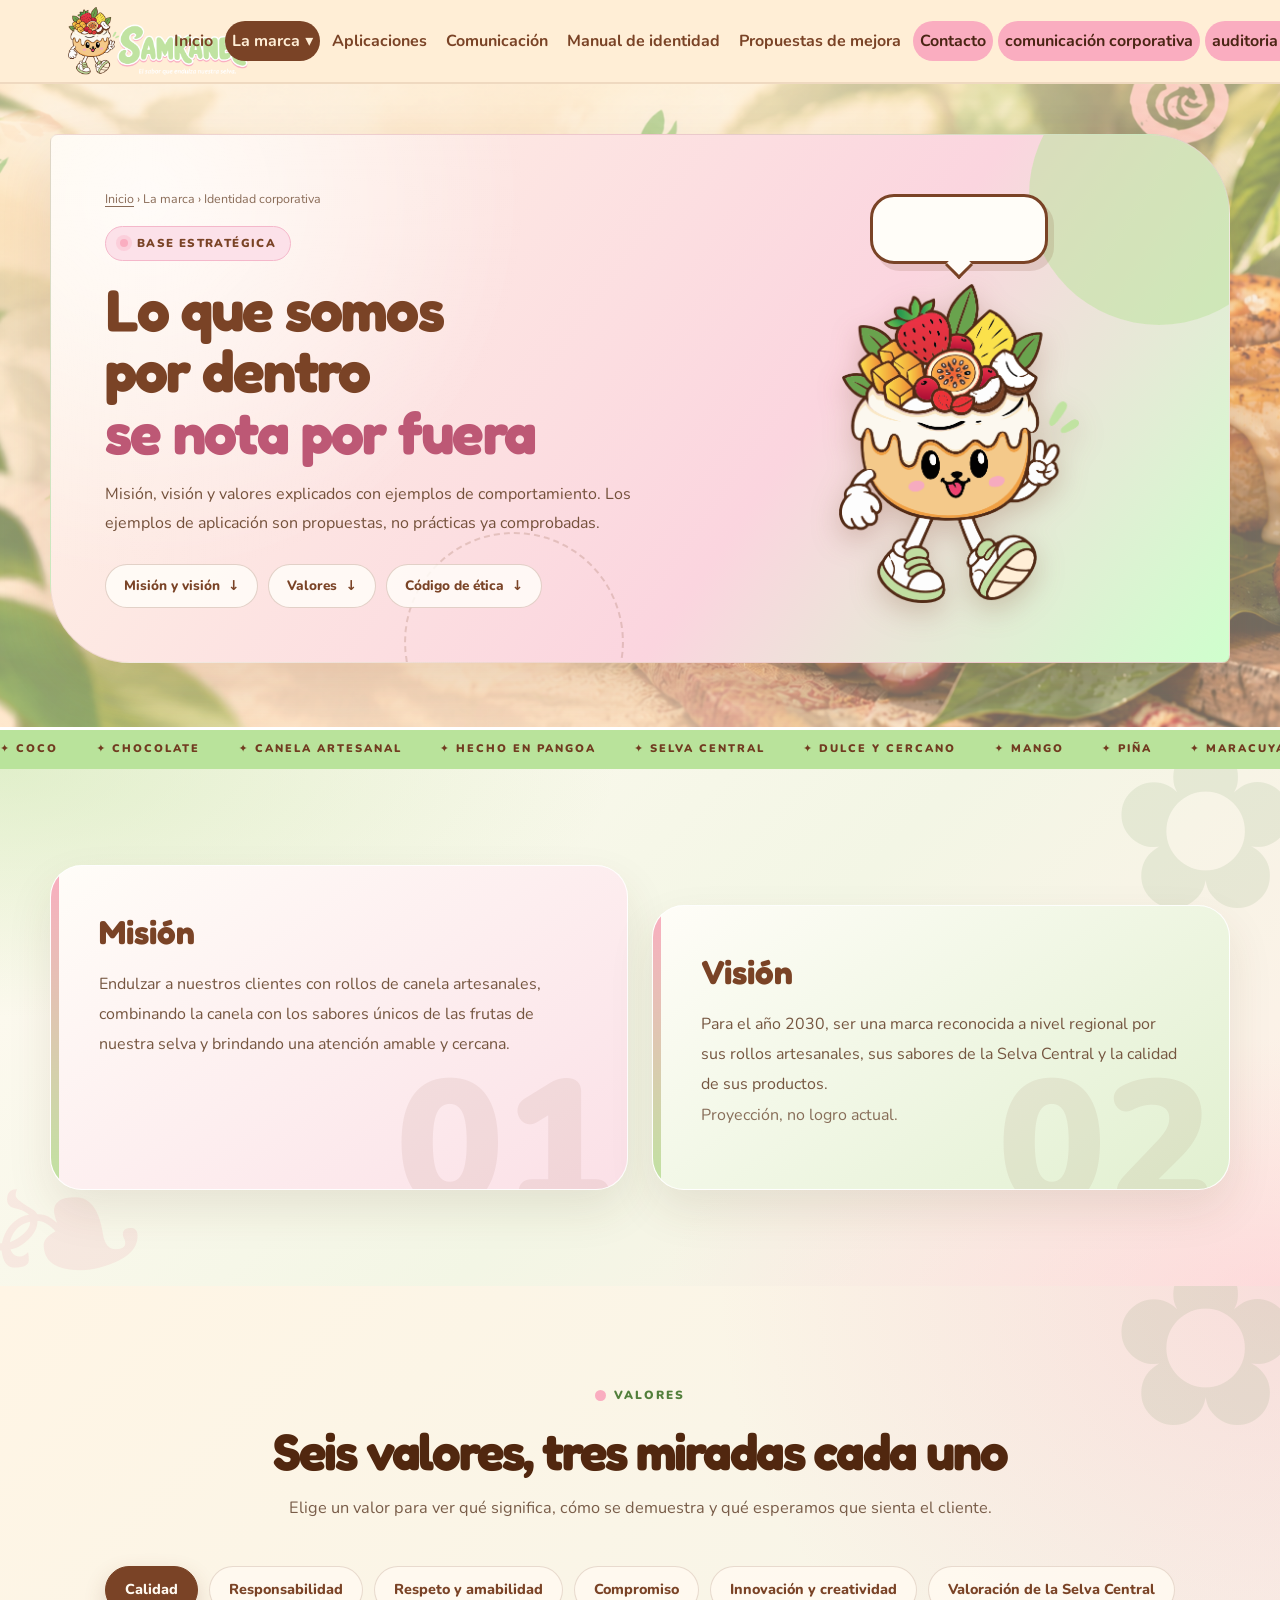
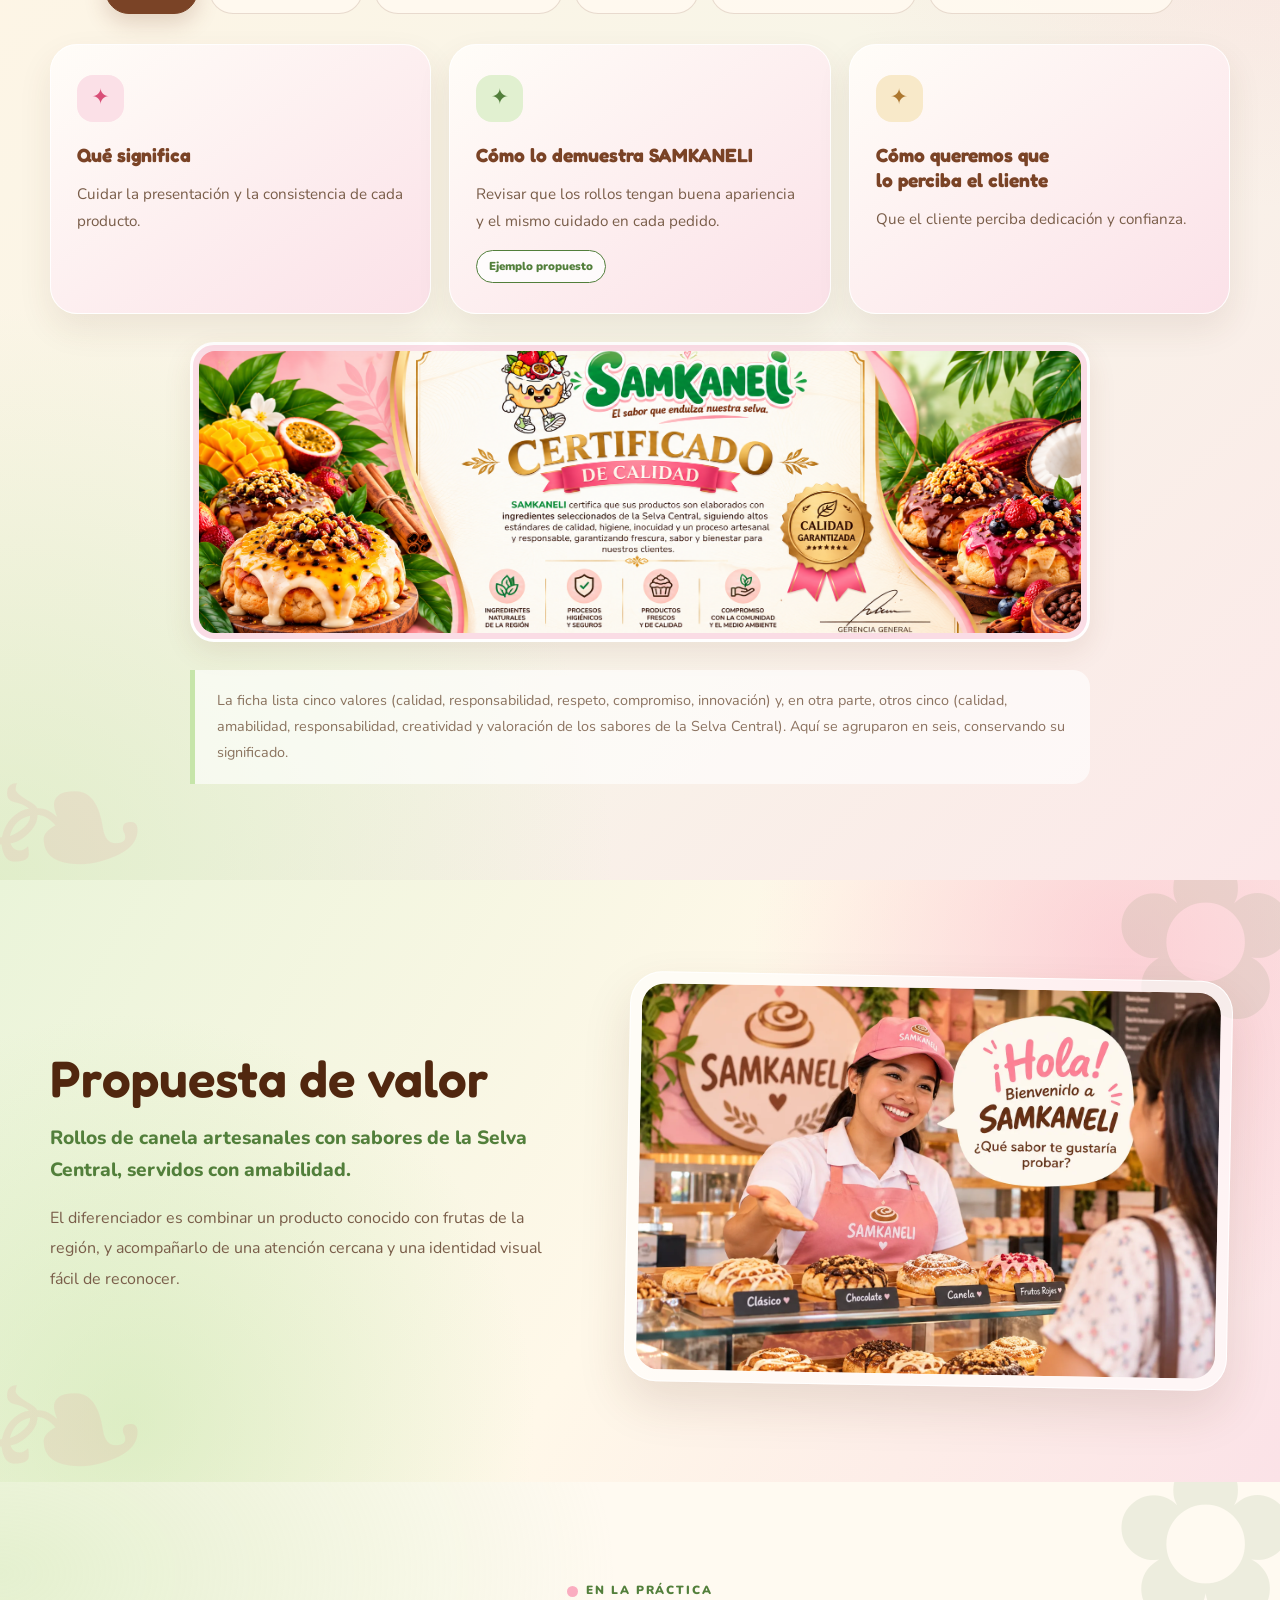
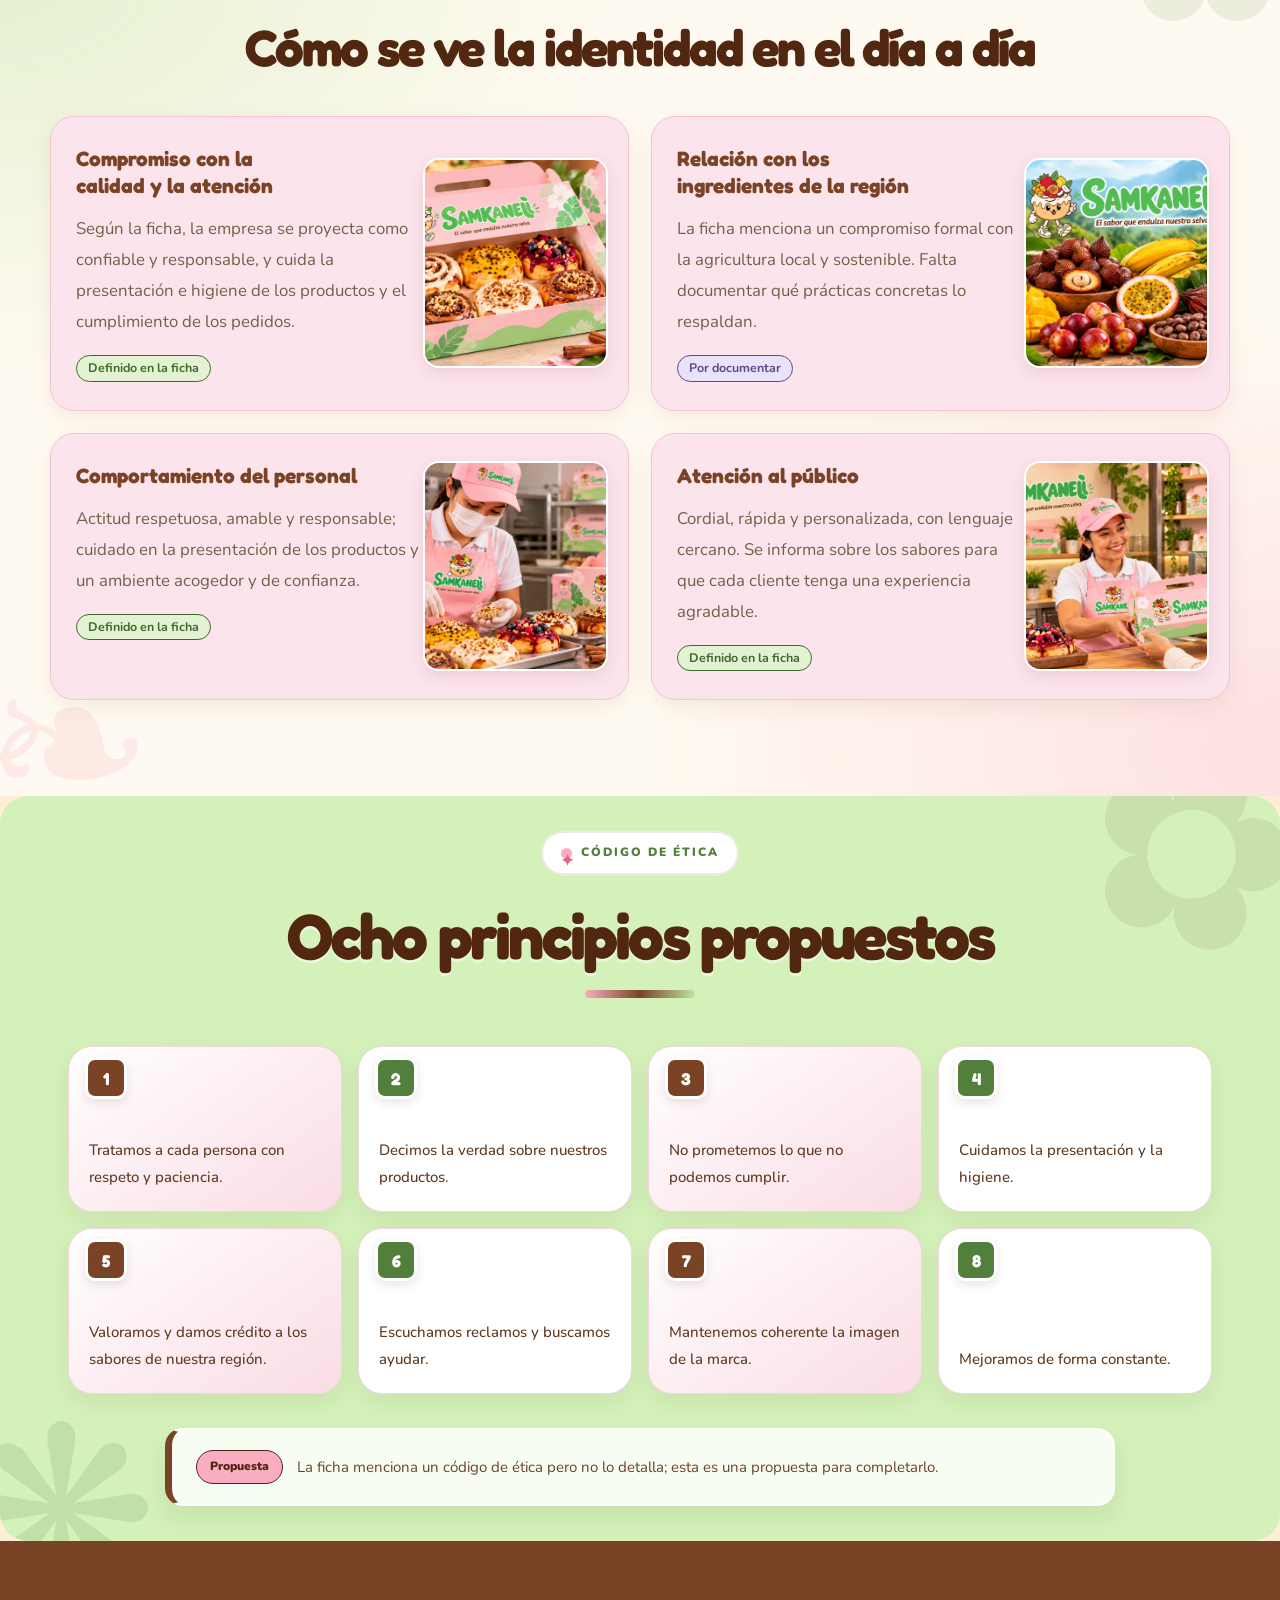
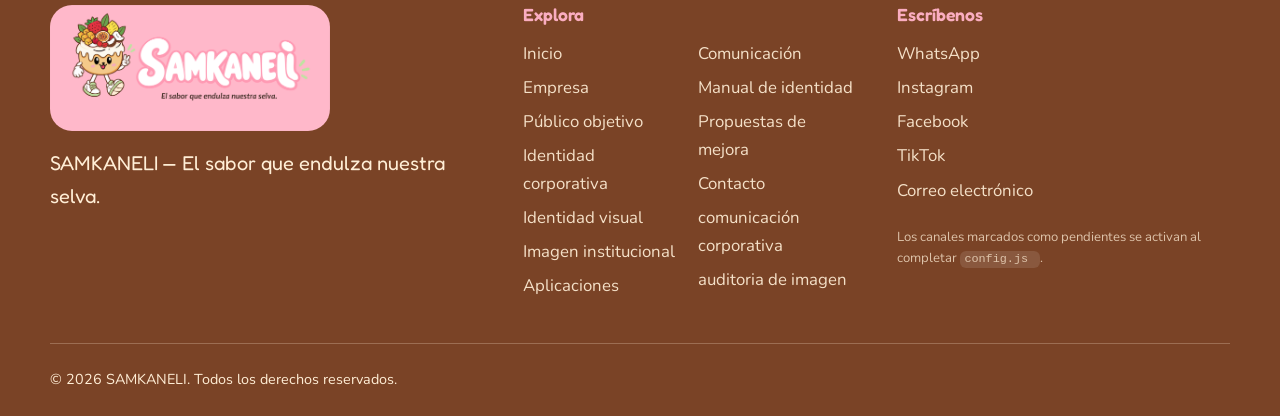
<file: identidad-corporativa/identidad-corporativa.html>
<!DOCTYPE html>
<html lang="es">
 <head>
  <meta charset="utf-8"/>
  <meta content="width=device-width, initial-scale=1" name="viewport"/>
  <title>
   Identidad corporativa | SAMKANELI
  </title>
  <meta content="Misión, visión, valores, personalidad y código de ética propuesto de SAMKANELI, con ejemplos de cómo se aplican en el día a día." name="description"/>
  <meta content="#FFEED6" name="theme-color"/>
  <meta content="Identidad corporativa | SAMKANELI" property="og:title"/>
  <meta content="Misión, visión, valores, personalidad y código de ética propuesto de SAMKANELI, con ejemplos de cómo se aplican en el día a día." property="og:description"/>
  <meta content="website" property="og:type"/>
  <link href="../img/mascota/mascota.png" rel="icon" type="image/png"/>
  <link href="https://fonts.googleapis.com" rel="preconnect"/>
  <link crossorigin="" href="https://fonts.gstatic.com" rel="preconnect"/>
  <!-- Fuentes opcionales: si no hay internet se usa la pila de respaldo definida en global.css -->
  <link href="https://fonts.googleapis.com/css2?family=Fredoka:wght@500;600;700&amp;family=Nunito:wght@400;600;700;800&amp;display=swap" rel="stylesheet"/>
  <link href="../global.css" rel="stylesheet"/>
  <link href="../identidad-corporativa/identidad-corporativa.css" rel="stylesheet"/>
  <script>
   document.documentElement.classList.add("js")
  </script>
 </head>
 <body data-page="corporativa">
  <a class="skip" href="#contenido">
   Saltar al contenido
  </a>
  <header class="site-header">
   <div class="bar">
    <a aria-label="SAMKANELI, ir al inicio" class="brand" href="../index.html">
     <img alt="SAMKANELI, el sabor que endulza nuestra selva" height="433" src="../img/logo/imagotipo-transparente.png" width="1200"/>
    </a>
    <button aria-controls="menu" aria-expanded="false" aria-label="Abrir menú" class="nav-toggle" type="button">
     <span>
     </span>
     <span>
     </span>
     <span>
     </span>
    </button>
    <nav aria-label="Navegación principal" class="nav" id="menu">
     <ul>
      <li>
       <a href="../index.html">
        Inicio
       </a>
      </li>
      <li class="has-sub is-current">
       <button aria-expanded="false" aria-haspopup="true" class="sub-btn" type="button">
        La marca
        <span aria-hidden="true">
         ▾
        </span>
       </button>
       <ul class="sub">
        <li>
         <a href="../empresa/empresa.html">
          Empresa
         </a>
        </li>
        <li>
         <a href="../publico-objetivo/publico-objetivo.html">
          Público objetivo
         </a>
        </li>
        <li>
         <a aria-current="page" href="../identidad-corporativa/identidad-corporativa.html">
          Identidad corporativa
         </a>
        </li>
        <li>
         <a href="../identidad-visual/identidad-visual.html">
          Identidad visual
         </a>
        </li>
        <li>
         <a href="../imagen-institucional/imagen-institucional.html">
          Imagen institucional
         </a>
        </li>
       </ul>
      </li>
      <li>
       <a href="../aplicaciones/aplicaciones.html">
        Aplicaciones
       </a>
      </li>
      <li>
       <a href="../comunicacion/comunicacion.html">
        Comunicación
       </a>
      </li>
      <li>
       <a href="../manual-identidad/manual-identidad.html">
        Manual de identidad
       </a>
      </li>
      <li>
       <a href="../propuestas/propuestas.html">
        Propuestas de mejora
       </a>
      </li>
      <li>
       <a class="nav-cta" href="../contacto/contacto.html">
        Contacto
       </a>
      </li>
      <li>
        <a href="../comunicación-corporativa/comunicación-corporativa.html" class="nav-cta">
comunicación corporativa
        </a>
      </li>
       <li>
        <a href="../auditoria-imagen/auditoria-imagen.html" class="nav-cta">
auditoria de imagen
        </a>
      </li>
     </ul>
    </nav>
   </div>
  </header>
  <main id="contenido">
    <section class="idc-hero" aria-labelledby="idc-titulo">
      <div class="wrap">
        <div class="idc-card">
    
          <div class="idc-texto">
            <nav class="idc-migas" aria-label="Ruta de navegación">
              <a href="../index.html">Inicio</a> › La marca ›
              <span aria-current="page">Identidad corporativa</span>
            </nav>
    
            <span class="idc-etiqueta">
              <span class="idc-punto" aria-hidden="true"></span>Base estratégica
            </span>
    
            <h1 id="idc-titulo">
              Lo que somos por dentro
              <span>se nota por fuera</span>
            </h1>
    
            <p class="idc-descripcion">
              Misión, visión y valores explicados con ejemplos de comportamiento.
              Los ejemplos de aplicación son propuestas, no prácticas ya comprobadas.
            </p>
    
            <div class="idc-anclas">
              <a href="#mision-vision">Misión y visión</a>
              <a href="#valores">Valores</a>
              <a href="#etica">Código de ética</a>
            </div>
          </div>
    
          <div class="idc-mascota">
            <p class="idc-sr">Somos dulces, amigables, acogedores, creativos, cercanos y confiables.</p>
    
            <div class="idc-burbuja" aria-hidden="true">
              <span>Dulce</span>
              <span>Amigable</span>
              <span>Acogedora</span>
              <span>Creativa</span>
              <span>Cercana</span>
              <span>Confiable</span>
            </div>
    
            <img src="../img/mascota/mascota.png" alt="Mascota de SAMKANELI" width="489" height="651">
          </div>
    
        </div>
      </div>
    </section>

    

   <div class="franja-sabores" aria-label="Sabores e identidad de SAMKANELI">
    <div class="franja-sabores-pista">
      <span>✦ COCO</span><span>✦ CHOCOLATE</span><span>✦ CANELA ARTESANAL</span>
      <span>✦ HECHO EN PANGOA</span><span>✦ SELVA CENTRAL</span><span>✦ DULCE Y CERCANO</span>
      <span>✦ MANGO</span><span>✦ PIÑA</span><span>✦ MARACUYÁ</span><span>✦ CAMU CAMU</span>
      <span>✦ COCO</span><span>✦ CHOCOLATE</span><span>✦ CANELA ARTESANAL</span>
      <span>✦ HECHO EN PANGOA</span><span>✦ SELVA CENTRAL</span><span>✦ DULCE Y CERCANO</span>
      <span>✦ MANGO</span><span>✦ PIÑA</span><span>✦ MARACUYÁ</span><span>✦ CAMU CAMU</span>
    </div>
  </div>
  
   <section class="sec sec--claro" id="mision-vision">
    <div class="wrap">
     <div class="mv2">
      <article class="mvc a">
       <h2>
        Misión
       </h2>
       <p>
        Endulzar a nuestros clientes con rollos de canela artesanales, combinando la canela con los sabores únicos de las frutas de nuestra selva y brindando una atención amable y cercana.
       </p>
      </article>
      <article class="mvc b">
       <h2>
        Visión
       </h2>
       <p>
        Para el año 2030, ser una marca reconocida a nivel regional por sus rollos artesanales, sus sabores de la Selva Central y la calidad de sus productos.
       </p>
       <p class="muted">
        Proyección, no logro actual.
       </p>
      </article>
     </div>
  
    </div>
   </section>
   <section class="sec" id="valores">
    <div class="wrap">
     <header class="sec-head">
      <p class="eyebrow">
       Valores
      </p>
      <h2>
       Seis valores, tres miradas cada uno
      </h2>
      <p class="lead">
       Elige un valor para ver qué significa, cómo se demuestra y qué esperamos que sienta el cliente.
      </p>
     </header>
     <div data-tabs="">
      <div aria-label="valores" class="tabs-list" role="tablist">
       <button aria-controls="valores-p0" aria-selected="false" class="tab" id="valores-t0" role="tab" type="button">
        Calidad
       </button>
       <button aria-controls="valores-p1" aria-selected="false" class="tab" id="valores-t1" role="tab" type="button">
        Responsabilidad
       </button>
       <button aria-controls="valores-p2" aria-selected="false" class="tab" id="valores-t2" role="tab" type="button">
        Respeto y amabilidad
       </button>
       <button aria-controls="valores-p3" aria-selected="false" class="tab" id="valores-t3" role="tab" type="button">
        Compromiso
       </button>
       <button aria-controls="valores-p4" aria-selected="false" class="tab" id="valores-t4" role="tab" type="button">
        Innovación y creatividad
       </button>
       <button aria-controls="valores-p5" aria-selected="false" class="tab" id="valores-t5" role="tab" type="button">
        Valoración de la Selva Central
       </button>
      </div>
      <div aria-labelledby="valores-t0" class="tab-panel" hidden="" id="valores-p0" role="tabpanel">
       <div class="val3">
        <article class="v3 c-rosa">
         <h3>
          Qué significa
         </h3>
         <p>
          Cuidar la presentación y la consistencia de cada producto.
         </p>
        </article>
        
        <article class="v3 c-rosa">
         <h3>
          Cómo lo demuestra SAMKANELI
         </h3>
         <p>
          Revisar que los rollos tengan buena apariencia y el mismo cuidado en cada pedido.
         </p>
         <span class="badge b-propuesta">
          Ejemplo propuesto
         </span>
        </article>
        <article class="v3 c-rosa">
         <h3>
          Cómo queremos que lo perciba el cliente
         </h3>
         <p>
          Que el cliente perciba dedicación y confianza.
         </p>
        </article>
       </div>

       
<!-- CUADRO RECTANGULAR PARA IMAGEN -->
<div class="valores-imagen">
  <img
    src="../img/originales/Certificado de Calidad Samkaneli Tropical.png"
    alt="Valores e identidad de SAMKANELI">
</div>


      </div>
      <div aria-labelledby="valores-t1" class="tab-panel" hidden="" id="valores-p1" role="tabpanel">
       <div class="val3">
        <article class="v3 c-verde">
         <h3>
          Qué significa
         </h3>
         <p>
          Cumplir lo que se promete y decir con claridad lo que se puede ofrecer.
         </p>
        </article>
        <article class="v3 c-verde">
         <h3>
          Cómo lo demuestra SAMKANELI
         </h3>
         <p>
          Comunicar bien las condiciones del pedido y cumplir los compromisos asumidos.
         </p>
         <span class="badge b-propuesta">
          Ejemplo propuesto
         </span>
        </article>
        <article class="v3 c-verde">
         <h3>
          Cómo queremos que lo perciba el cliente
         </h3>
         <p>
          Que el cliente perciba seriedad.
         </p>
        </article>
       </div>


      </div>
      <div aria-labelledby="valores-t2" class="tab-panel" hidden="" id="valores-p2" role="tabpanel">
       <div class="val3">
        <article class="v3 c-crema">
         <h3>
          Qué significa
         </h3>
         <p>
          Tratar a cada persona con paciencia, escucha y cordialidad.
         </p>
        </article>
        <article class="v3 c-crema">
         <h3>
          Cómo lo demuestra SAMKANELI
         </h3>
         <p>
          Atender sin apuro, escuchar la consulta y responder con calidez.
         </p>
         <span class="badge b-propuesta">
          Ejemplo propuesto
         </span>
        </article>
        <article class="v3 c-crema">
         <h3>
          Cómo queremos que lo perciba el cliente
         </h3>
         <p>
          Que las personas se sientan bien recibidas.
         </p>
        </article>
       </div>

      </div>
      <div aria-labelledby="valores-t3" class="tab-panel" hidden="" id="valores-p3" role="tabpanel">
       <div class="val3">
        <article class="v3 c-rosa">
         <h3>
          Qué significa
         </h3>
         <p>
          Mantener el cuidado del producto y del servicio de principio a fin.
         </p>
        </article>
        <article class="v3 c-rosa">
         <h3>
          Cómo lo demuestra SAMKANELI
         </h3>
         <p>
          Cuidar el pedido desde que se consulta hasta que se entrega.
         </p>
         <span class="badge b-propuesta">
          Ejemplo propuesto
         </span>
        </article>
        <article class="v3 c-rosa">
         <h3>
          Cómo queremos que lo perciba el cliente
         </h3>
         <p>
          Que se proyecte constancia.
         </p>
        </article>
       </div>


      </div>
      <div aria-labelledby="valores-t4" class="tab-panel" hidden="" id="valores-p4" role="tabpanel">
       <div class="val3">
        <article class="v3 c-verde">
         <h3>
          Qué significa
         </h3>
         <p>
          Explorar combinaciones de sabores y nuevas formas de presentar la marca.
         </p>
        </article>
        <article class="v3 c-verde">
         <h3>
          Cómo lo demuestra SAMKANELI
         </h3>
         <p>
          Probar sabores inspirados en frutas de la región y piezas gráficas nuevas.
         </p>
         <span class="badge b-propuesta">
          Ejemplo propuesto
         </span>
        </article>
        <article class="v3 c-verde">
         <h3>
          Cómo queremos que lo perciba el cliente
         </h3>
         <p>
          Que la marca se perciba original.
         </p>
        </article>
       </div>

      </div>
      <div aria-labelledby="valores-t5" class="tab-panel" hidden="" id="valores-p5" role="tabpanel">
       <div class="val3">
        <article class="v3 c-crema">
         <h3>
          Qué significa
         </h3>
         <p>
          Reconocer la riqueza de las frutas y sabores de la región.
         </p>
        </article>
        <article class="v3 c-crema">
         <h3>
          Cómo lo demuestra SAMKANELI
         </h3>
         <p>
          Usar la fruta regional como protagonista y contar su origen con respeto.
         </p>
         <span class="badge b-propuesta">
          Ejemplo propuesto
         </span>
        </article>
        <article class="v3 c-crema">
         <h3>
          Cómo queremos que lo perciba el cliente
         </h3>
         <p>
          Que se entienda el vínculo con la región sin explicaciones largas.
         </p>
        </article>
       </div>

      </div>
     </div>
     <p class="muted vnote">
      La ficha lista cinco valores (calidad, responsabilidad, respeto, compromiso, innovación) y, en otra parte, otros cinco (calidad, amabilidad, responsabilidad, creatividad y valoración de los sabores de la Selva Central). Aquí se agruparon en seis, conservando su significado.
     </p>
    </div>
   </section>
   <section class="sec sec--verde" id="propuesta-valor">
    <div class="wrap">
     <div class="split">
      <div class="stack">
       <h2>
        Propuesta de valor
       </h2>
       <p class="lead">
        Rollos de canela artesanales con sabores de la Selva Central, servidos con amabilidad.
       </p>
       <p>
        El diferenciador es combinar un producto conocido con frutas de la región, y acompañarlo de una atención cercana y una identidad visual fácil de reconocer.
       </p>
      </div>
      <div class="frame">
       <img alt="Escena conceptual de atención al cliente en un mostrador con rollos de canela" data-caption="Escena conceptual de atención (mockup, no fotografía real)" data-group="corp" data-lightbox="" decoding="async" height="1024" loading="lazy" src="../img/mockups/atencion-mostrador.webp" width="1536"/>
      </div>
     </div>


    </div>
   </section>
   <section class="sec" id="compromiso">
    <div class="wrap">
     <header class="sec-head">
      <p class="eyebrow">
       En la práctica
      </p>
      <h2>
       Cómo se ve la identidad en el día a día
      </h2>
     </header>
     <div class="g2 grid">
      <article class="card">
       <h3>
        Compromiso con la calidad y la atención
       </h3>
       <p>
        Según la ficha, la empresa se proyecta como confiable y responsable, y cuida la presentación e higiene de los productos y el cumplimiento de los pedidos.
       </p>
       <span class="badge b-oficial">
        Definido en la ficha
       </span>
       <img
  src="../img/originales/Delicias tropicales de Samkaneli.png"
  alt="Compromiso con la calidad"
  class="card-image">
      </article>
      <article class="card">
       <h3>
        Relación con los ingredientes de la región
       </h3>
       <p>
        La ficha menciona un compromiso formal con la agricultura local y sostenible. Falta documentar qué prácticas concretas lo respaldan.
       </p>
       <span class="badge b-porconfirmar">
        Por documentar
       </span>
       <img src="../img/originales/Samkaneli_ Sabor de la Selva Tropical.png"
     alt="Comportamiento del personal"
     class="card-image">
      </article>
      <article class="card">
       <h3>
        Comportamiento del personal
       </h3>
       <p>
        Actitud respetuosa, amable y responsable; cuidado en la presentación de los productos y un ambiente acogedor y de confianza.
       </p>
       <span class="badge b-oficial">
        Definido en la ficha
       </span>
       <img src="../img/originales/Producción artesanal de rollos Samkaneli.png"
     alt="Ingredientes de la región"
     class="card-image">
      </article>
      <article class="card">
       <h3>
        Atención al público
       </h3>
       <p>
        Cordial, rápida y personalizada, con lenguaje cercano. Se informa sobre los sabores para que cada cliente tenga una experiencia agradable.
       </p>
       <span class="badge b-oficial">
        Definido en la ficha
       </span>
       <img src="../img/originales/Entrega dulce en Samkaneli.png"
     alt="Atención al público"
     class="card-image">
      </article>
     </div>
    </div>
   </section>
   <section class="sec sec--rosa" id="etica">
    <div class="wrap">
     <header class="sec-head">
      <p class="eyebrow">
       Código de ética
      </p>
      <h2>
       Ocho principios propuestos
      </h2>
     </header>
     
<ol class="ethics">
  <li data-numero="1">Tratamos a cada persona con respeto y paciencia.</li>
  <li data-numero="2">Decimos la verdad sobre nuestros productos.</li>
  <li data-numero="3">No prometemos lo que no podemos cumplir.</li>
  <li data-numero="4">Cuidamos la presentación y la higiene.</li>
  <li data-numero="5">Valoramos y damos crédito a los sabores de nuestra región.</li>
  <li data-numero="6">Escuchamos reclamos y buscamos ayudar.</li>
  <li data-numero="7">Mantenemos coherente la imagen de la marca.</li>
  <li data-numero="8">Mejoramos de forma constante.</li>
</ol>

     <p>
      <span class="badge b-propuesta">
       Propuesta
      </span>
      La ficha menciona un código de ética pero no lo detalla; esta es una propuesta para completarlo.
     </p>
    </div>
   </section>
  </main>
  <footer class="site-footer">
   <div class="wrap foot-grid">
    <div class="foot-brand">
     <img alt="SAMKANELI" class="foot-logo" decoding="async" height="541" loading="lazy" src="../img/logo/imagotipo-rosa-blanco.png" width="1200"/>
     <p class="foot-slogan">
      SAMKANELI — El sabor que endulza nuestra selva.
     </p>
    </div>
    <nav aria-label="Mapa del sitio">
     <h2 class="foot-h">
      Explora
     </h2>
     <ul class="foot-links">
      <li>
       <a href="../index.html">
        Inicio
       </a>
      </li>
      <li>
       <a href="../empresa/empresa.html">
        Empresa
       </a>
      </li>
      <li>
       <a href="../publico-objetivo/publico-objetivo.html">
        Público objetivo
       </a>
      </li>
      <li>
       <a href="../identidad-corporativa/identidad-corporativa.html">
        Identidad corporativa
       </a>
      </li>
      <li>
       <a href="../identidad-visual/identidad-visual.html">
        Identidad visual
       </a>
      </li>
      <li>
       <a href="../imagen-institucional/imagen-institucional.html">
        Imagen institucional
       </a>
      </li>
      <li>
       <a href="../aplicaciones/aplicaciones.html">
        Aplicaciones
       </a>
      </li>
      <li>
       <a href="../comunicacion/comunicacion.html">
        Comunicación
       </a>
      </li>
      <li>
       <a href="../manual-identidad/manual-identidad.html">
        Manual de identidad
       </a>
      </li>
      <li>
       <a href="../propuestas/propuestas.html">
        Propuestas de mejora
       </a>
      </li>
      <li>
       <a href="../contacto/contacto.html">
        Contacto
       </a>
      </li>
      <li>
        <a href="../comunicación-corporativa/comunicación-corporativa.html" class="nav-cta">
comunicación corporativa
        </a>
      </li>
       <li>
        <a href="../auditoria-imagen/auditoria-imagen.html" class="nav-cta">
auditoria de imagen
        </a>
      </li>
     </ul>
    </nav>
    <div>
     <h2 class="foot-h">
      Escríbenos
     </h2>
     <ul class="foot-contact">
      <li>
       <a data-contact="whatsapp" href="https://w.app/rollkaneli">
        WhatsApp
       </a>
      </li>
      <li>
       <a data-contact="instagram" href="../contacto/contacto.html#instagram">
        Instagram
       </a>
      </li>
      <li>
       <a data-contact="facebook" href="https://www.facebook.com/profile.php?id=61590356957658">
        Facebook
       </a>
      </li>
      <li>
       <a data-contact="tiktok" href="https://www.tiktok.com/@kaneli_sctrl">
        TikTok
       </a>
      </li>
      <li>
       <a data-contact="email" href="samkaneliroll@gmail.com">
        Correo electrónico
       </a>
      </li>
     </ul>
     <p class="foot-note">
      Los canales marcados como pendientes se activan al completar
      <code>
       config.js
      </code>
      .
     </p>
    </div>
   </div>
   <div class="foot-legal wrap">
    <p>
     © 2026 SAMKANELI. Todos los derechos reservados.
    </p>
   </div>
  </footer>
  <script src="../config.js">
  </script>
  <script src="../script.js">
  </script>
 </body>
</html>
</file>
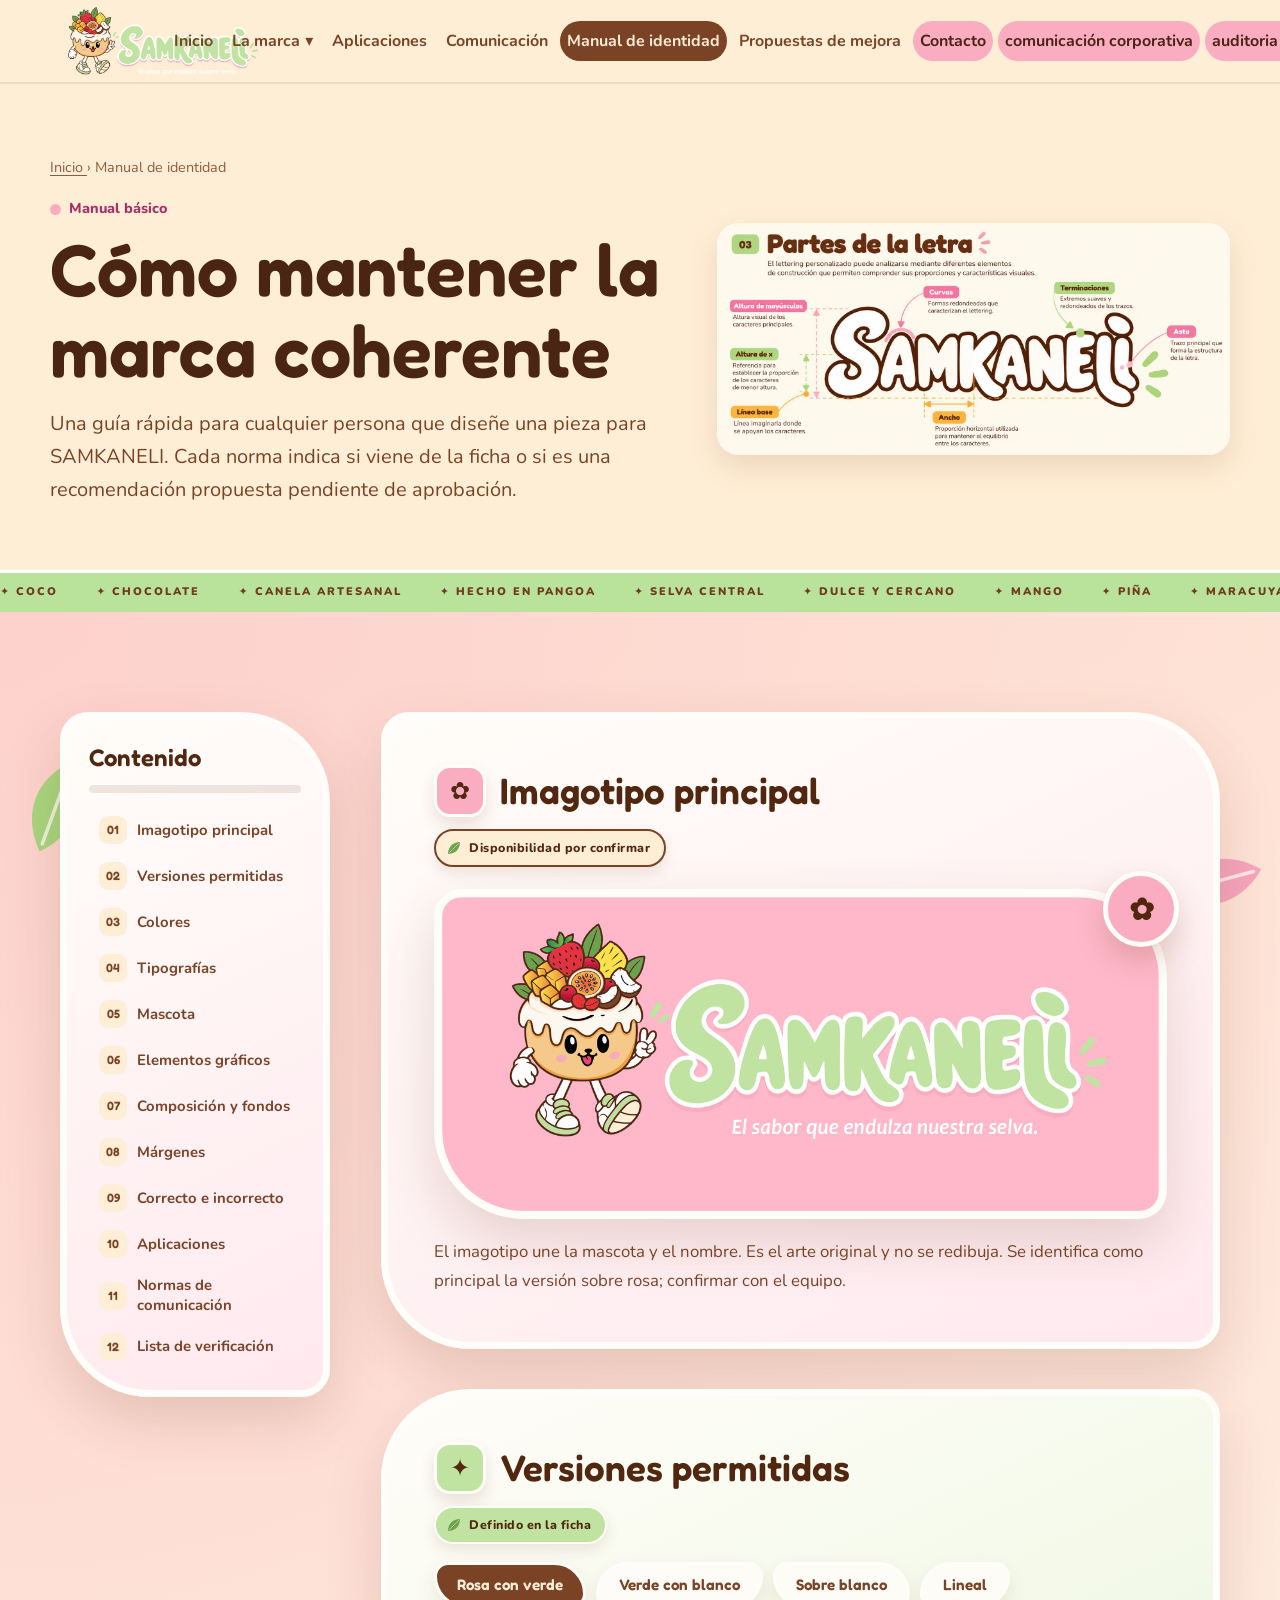
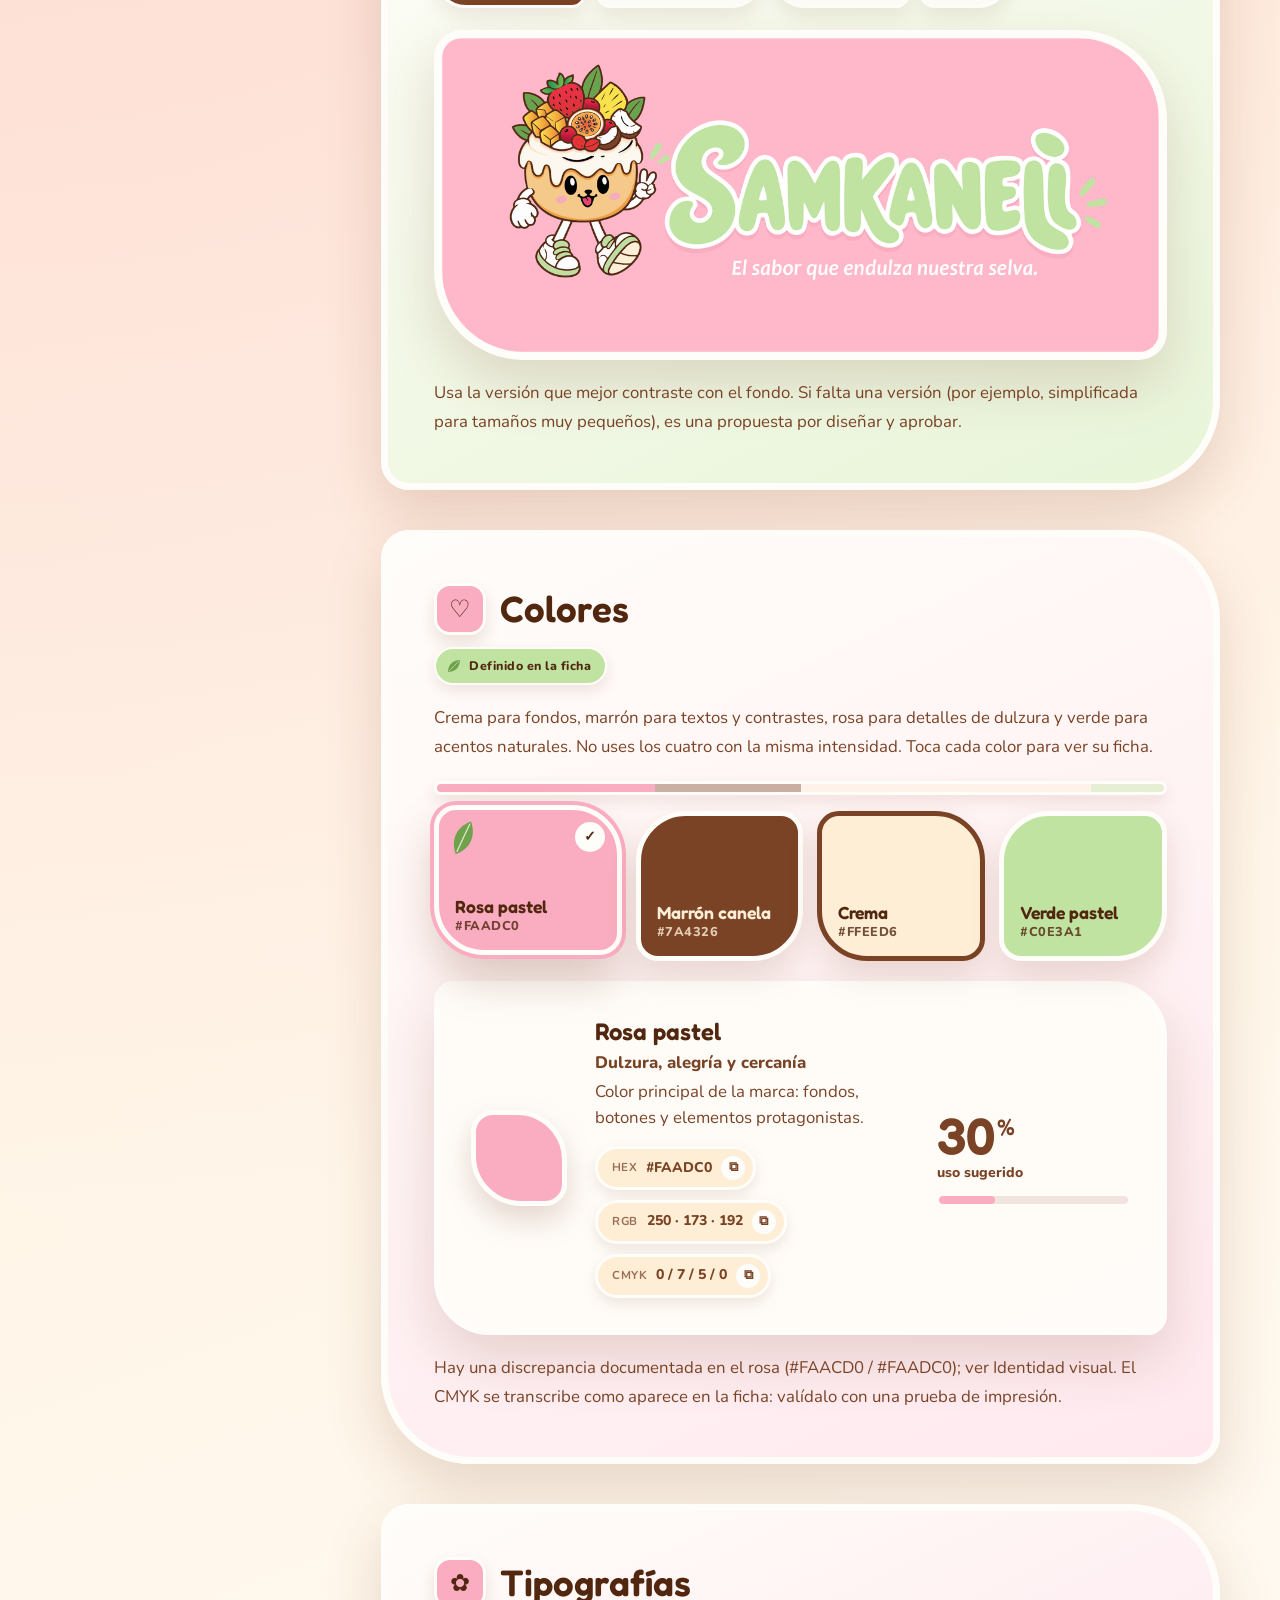
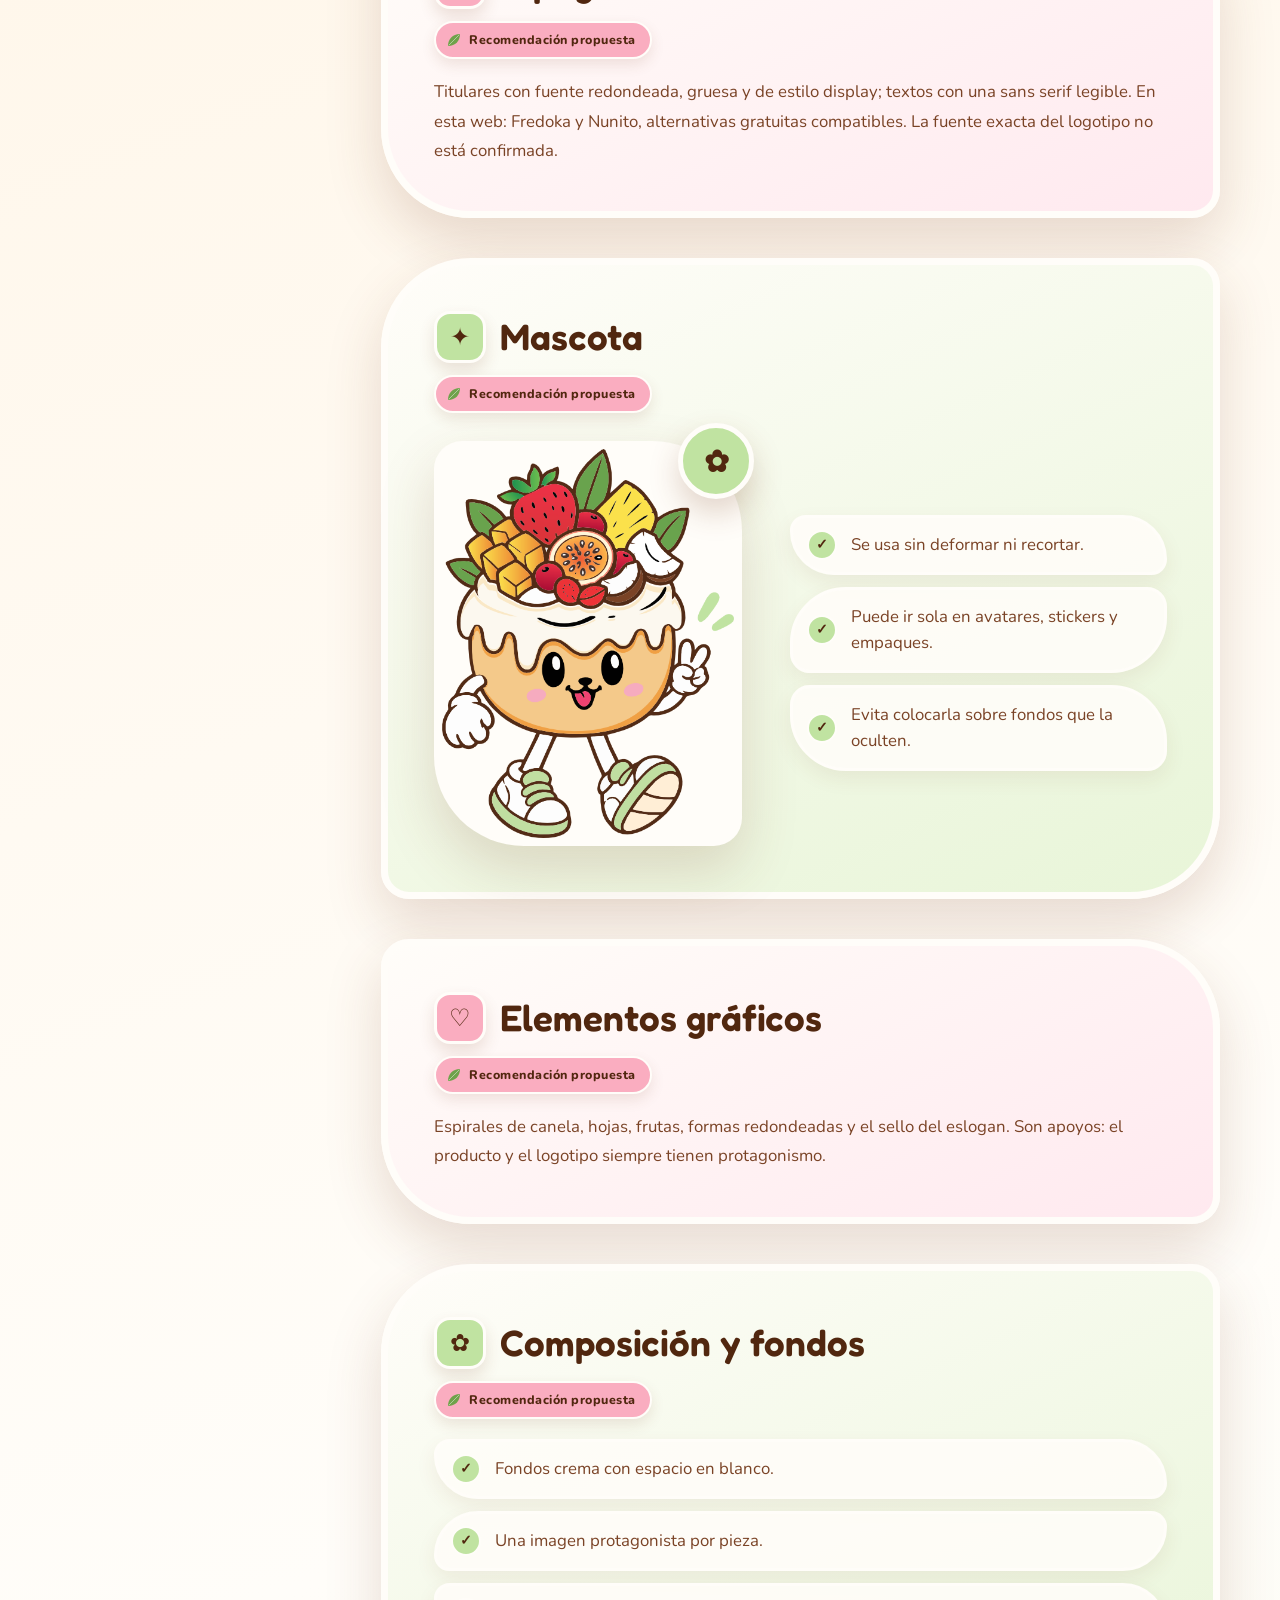
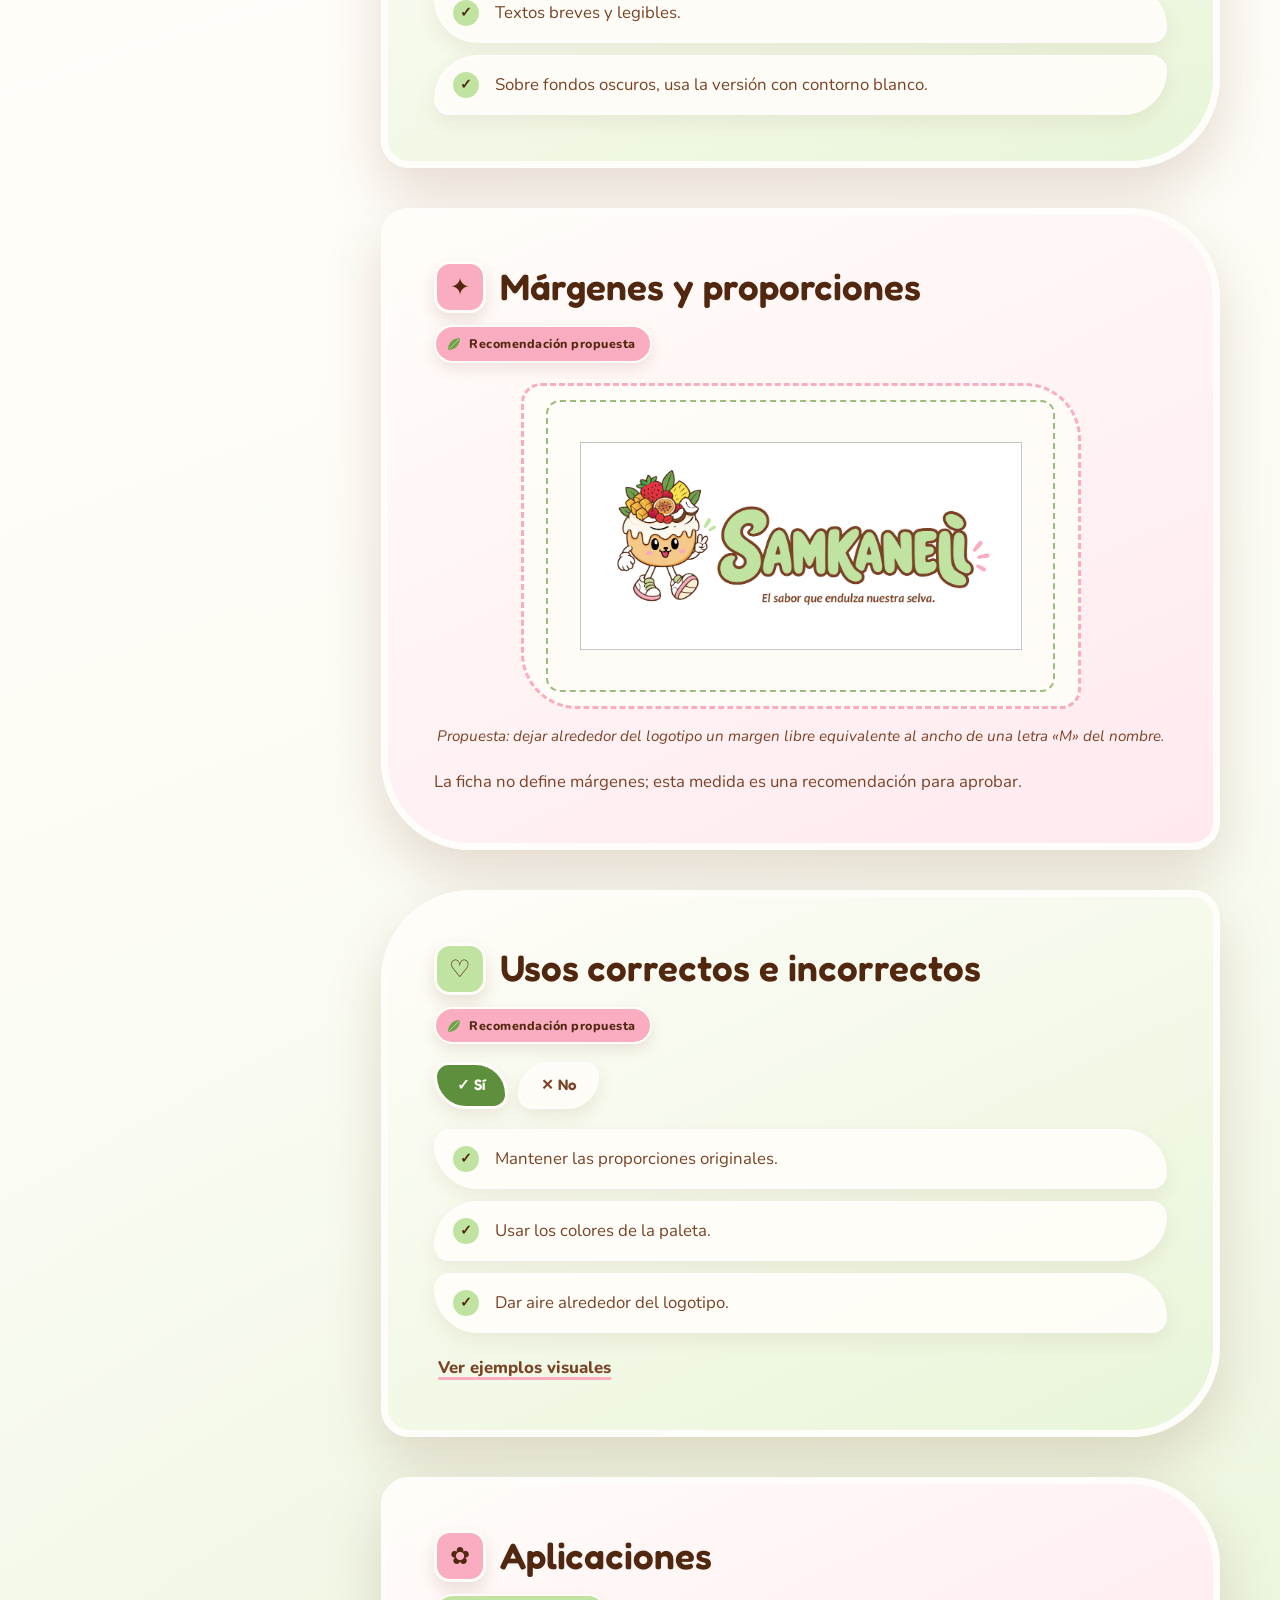
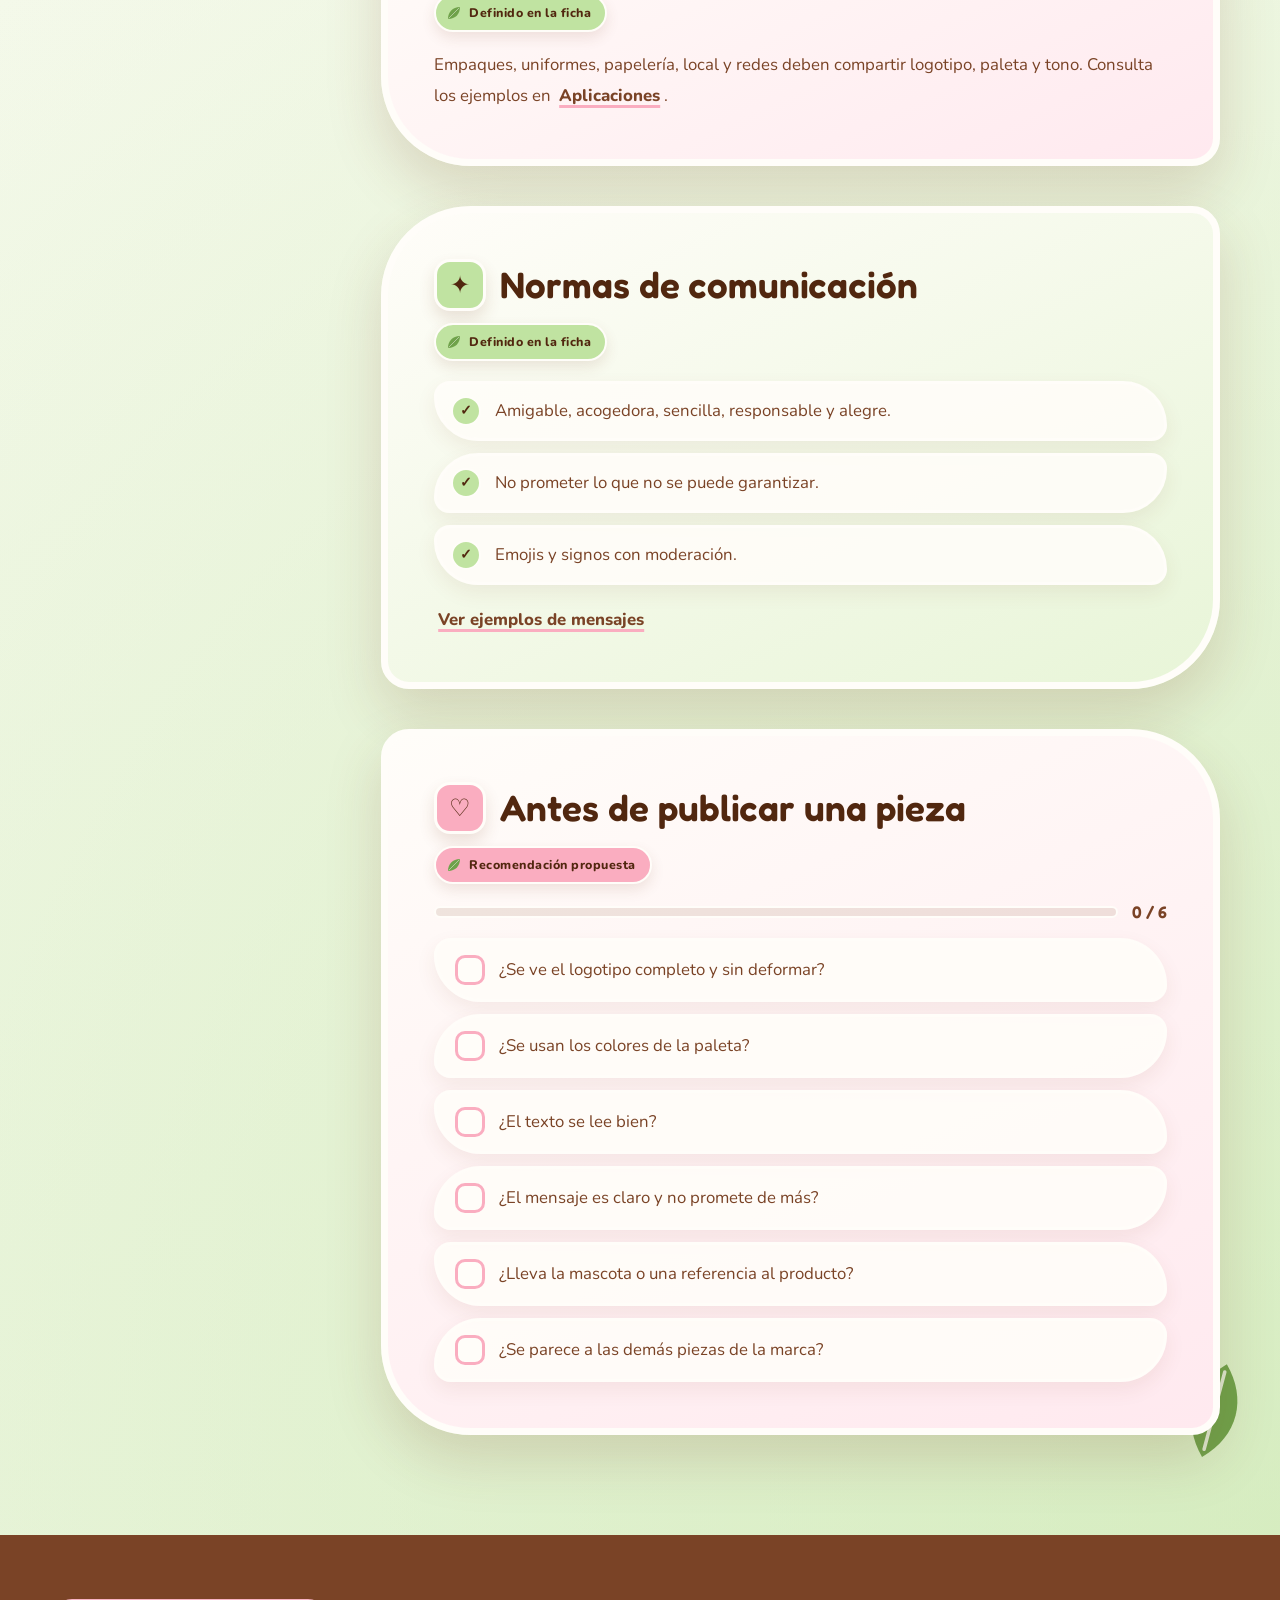
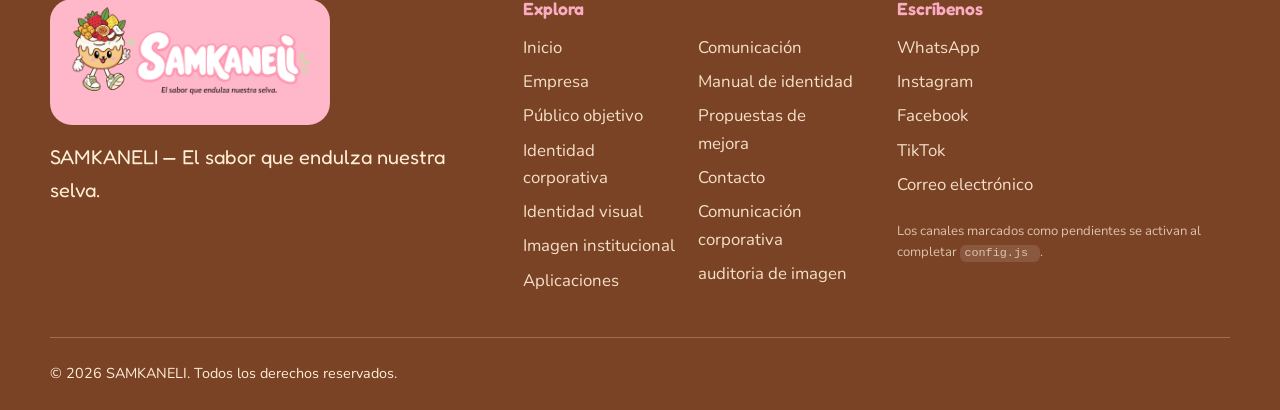
<file: manual-identidad/manual-identidad.html>
<!DOCTYPE html>
<html lang="es">
  <head>
    <meta charset="UTF-8">
    <meta name="viewport" content="width=device-width, initial-scale=1">
    <title>
      Manual de identidad | SAMKANELI, normas básicas de uso
    </title>
    <meta name="description" content="Versión web resumida del manual de identidad de SAMKANELI: logotipo, colores, tipografía, mascota, composición, usos correctos e incorrectos y normas de comunicación.">
    <meta name="theme-color" content="#FFEED6">
    <meta property="og:title" content="Manual de identidad | SAMKANELI, normas básicas de uso">
    <meta property="og:description" content="Versión web resumida del manual de identidad de SAMKANELI: logotipo, colores, tipografía, mascota, composición, usos correctos e incorrectos y normas de comunicación.">
    <meta property="og:type" content="website">
    <link rel="icon" type="image/png" href="../img/mascota/mascota.png">
    <link rel="preconnect" href="https://fonts.googleapis.com">
    <link rel="preconnect" href="https://fonts.gstatic.com" crossorigin>
    <!-- Fuentes opcionales: si no hay internet se usa la pila de respaldo definida en global.css -->
    <link href="https://fonts.googleapis.com/css2?family=Fredoka:wght@500;600;700&family=Nunito:wght@400;600;700;800&display=swap" rel="stylesheet">
    <link rel="stylesheet" href="../global.css">
    <link rel="stylesheet" href="../manual-identidad/manual-identidad.css">
    <script>
      document.documentElement.classList.add("js")
    </script>
  </head>
  <body data-page="manual">
    <a class="skip" href="#contenido">
      Saltar al contenido
    </a>
    <header class="site-header">
      <div class="bar">
        <a class="brand" href="../index.html" aria-label="SAMKANELI, ir al inicio">
          <img src="../img/logo/imagotipo-transparente.png" alt="SAMKANELI, el sabor que endulza nuestra selva" width="1200" height="433">
        </a>
        <button type="button" class="nav-toggle" aria-expanded="false" aria-controls="menu" aria-label="Abrir menú">
          <span>
          </span>
          <span>
          </span>
          <span>
          </span>
        </button>
        <nav id="menu" class="nav" aria-label="Navegación principal">
          <ul>
            <li>
              <a href="../index.html">
                Inicio
              </a>
            </li>
            <li class="has-sub">
              <button type="button" class="sub-btn" aria-expanded="false" aria-haspopup="true">
                La marca
                <span aria-hidden="true">
                  ▾
                </span>
              </button>
              <ul class="sub">
                <li>
                  <a href="../empresa/empresa.html">
                    Empresa
                  </a>
                </li>
                <li>
                  <a href="../publico-objetivo/publico-objetivo.html">
                    Público objetivo
                  </a>
                </li>
                <li>
                  <a href="../identidad-corporativa/identidad-corporativa.html">
                    Identidad corporativa
                  </a>
                </li>
                <li>
                  <a href="../identidad-visual/identidad-visual.html">
                    Identidad visual
                  </a>
                </li>
                <li>
                  <a href="../imagen-institucional/imagen-institucional.html">
                    Imagen institucional
                  </a>
                </li>
              </ul>
            </li>
            <li>
              <a href="../aplicaciones/aplicaciones.html">
                Aplicaciones
              </a>
            </li>
            <li>
              <a href="../comunicacion/comunicacion.html">
                Comunicación
              </a>
            </li>
            <li>
              <a href="../manual-identidad/manual-identidad.html" aria-current="page">
                Manual de identidad
              </a>
            </li>
            <li>
              <a href="../propuestas/propuestas.html">
                Propuestas de mejora
              </a>
            </li>
            <li>
              <a href="../contacto/contacto.html" class="nav-cta">
                Contacto
              </a>
            </li>
            <li>
              <a href="../comunicación-corporativa/comunicación-corporativa.html" class="nav-cta">
comunicación corporativa
              </a>
            </li>
             <li>
        <a href="../auditoria-imagen/auditoria-imagen.html" class="nav-cta">
auditoria de imagen
        </a>
      </li>
          </ul>
        </nav>
      </div>
    </header>
    <main id="contenido">
      <section class="pagehead ">
        <div class="wrap split">
          <div>
            <p class="crumbs">
              <a href="../index.html">
                Inicio
              </a>
              › Manual de identidad
            </p>
            <p class="eyebrow">
              Manual básico
            </p>
            <h1>
              Cómo mantener la marca coherente
            </h1>
            <p class="lead">
              Una guía rápida para cualquier persona que diseñe una pieza para SAMKANELI. Cada norma indica si viene de la ficha o si es una recomendación propuesta pendiente de aprobación.
            </p>
          </div>
          <div class="pagehead-visual">
            <div class="frame">
              <img src="../img/referencias/partes-letra.webp" alt="Infografía con las partes de la letra del logotipo" width="1600" height="726" data-lightbox data-group="man" data-caption="Partes de la letra (referencia)">
            </div>
          </div>
        </div>
      </section>

      <div class="franja-sabores" aria-label="Sabores e identidad de SAMKANELI">
        <div class="franja-sabores-pista">
          <span>✦ COCO</span><span>✦ CHOCOLATE</span><span>✦ CANELA ARTESANAL</span>
          <span>✦ HECHO EN PANGOA</span><span>✦ SELVA CENTRAL</span><span>✦ DULCE Y CERCANO</span>
          <span>✦ MANGO</span><span>✦ PIÑA</span><span>✦ MARACUYÁ</span><span>✦ CAMU CAMU</span>
          <span>✦ COCO</span><span>✦ CHOCOLATE</span><span>✦ CANELA ARTESANAL</span>
          <span>✦ HECHO EN PANGOA</span><span>✦ SELVA CENTRAL</span><span>✦ DULCE Y CERCANO</span>
          <span>✦ MANGO</span><span>✦ PIÑA</span><span>✦ MARACUYÁ</span><span>✦ CAMU CAMU</span>
        </div>
      </div>

      <section class="mn-sec">
  <!-- Hojitas decorativas -->
  <span class="mn-hoja mn-hoja--clara mn-hoja--a" aria-hidden="true"></span>
  <span class="mn-hoja mn-hoja--rosa mn-hoja--b" aria-hidden="true"></span>
  <span class="mn-hoja mn-hoja--oscura mn-hoja--c" aria-hidden="true"></span>

  <div class="mn-wrap">
    <div class="mn-layout">

      <!-- ===== Índice ===== -->
      <aside class="mn-toc" aria-label="Índice del manual">
        <div class="mn-toc-caja">
          <h2>Contenido</h2>
          <div class="mn-progreso" aria-hidden="true"><span></span></div>
          <ol>
            <li><a href="#logo">Imagotipo principal</a></li>
            <li><a href="#versiones">Versiones permitidas</a></li>
            <li><a href="#colores">Colores</a></li>
            <li><a href="#tipos">Tipografías</a></li>
            <li><a href="#mascota">Mascota</a></li>
            <li><a href="#graficos">Elementos gráficos</a></li>
            <li><a href="#composicion">Composición y fondos</a></li>
            <li><a href="#margenes">Márgenes</a></li>
            <li><a href="#usos">Correcto e incorrecto</a></li>
            <li><a href="#apps">Aplicaciones</a></li>
            <li><a href="#voz">Normas de comunicación</a></li>
            <li><a href="#checklist">Lista de verificación</a></li>
          </ol>
        </div>
      </aside>

      <!-- ===== Contenido ===== -->
      <div class="mn-cuerpo">

        <section class="mn-card" id="logo">
          <header class="mn-cab">
            <span class="mn-icono" aria-hidden="true">✿</span>
            <h2>Imagotipo principal</h2>
          </header>
          <p class="mn-estado"><span class="mn-badge mn-badge--porconfirmar">Disponibilidad por confirmar</span></p>
          <div class="mn-marco mn-marco--sello">
            <img src="../img/logo/imagotipo-rosa-verde.png" alt="Imagotipo principal de SAMKANELI" width="1200" height="541" loading="lazy" decoding="async" data-lightbox data-group="man" data-caption="Imagotipo principal">
          </div>
          <p>El imagotipo une la mascota y el nombre. Es el arte original y no se redibuja. Se identifica como principal la versión sobre rosa; confirmar con el equipo.</p>
        </section>

        <section class="mn-card" id="versiones">
          <header class="mn-cab">
            <span class="mn-icono" aria-hidden="true">✦</span>
            <h2>Versiones permitidas</h2>
          </header>
          <p class="mn-estado"><span class="mn-badge mn-badge--oficial">Definido en la ficha</span></p>

          <div data-tabs="">
            <div class="mn-tabs" role="tablist" aria-label="versiones">
              <button class="mn-tab" id="versiones-t0" role="tab" type="button" aria-controls="versiones-p0" aria-selected="false">Rosa con verde</button>
              <button class="mn-tab" id="versiones-t1" role="tab" type="button" aria-controls="versiones-p1" aria-selected="false">Verde con blanco</button>
              <button class="mn-tab" id="versiones-t2" role="tab" type="button" aria-controls="versiones-p2" aria-selected="false">Sobre blanco</button>
              <button class="mn-tab" id="versiones-t3" role="tab" type="button" aria-controls="versiones-p3" aria-selected="false">Lineal</button>
            </div>

            <div class="mn-panel" id="versiones-p0" role="tabpanel" aria-labelledby="versiones-t0" hidden="">
              <div class="mn-marco">
                <img src="../img/logo/imagotipo-rosa-verde.png" alt="Rosa con verde" width="1200" height="526" loading="lazy" decoding="async" data-lightbox data-group="man" data-caption="Rosa con verde">
              </div>
            </div>
            <div class="mn-panel" id="versiones-p1" role="tabpanel" aria-labelledby="versiones-t1" hidden="">
              <div class="mn-marco">
                <img src="../img/logo/imagotipo-verde-blanco.png" alt="Verde con blanco" width="1200" height="541" loading="lazy" decoding="async" data-lightbox data-group="man" data-caption="Verde con blanco">
              </div>
            </div>
            <div class="mn-panel" id="versiones-p2" role="tabpanel" aria-labelledby="versiones-t2" hidden="">
              <div class="mn-marco">
                <img src="../img/logo/imagotipo-fondo-blanco.png" alt="Sobre blanco" width="1200" height="565" loading="lazy" decoding="async" data-lightbox data-group="man" data-caption="Sobre blanco">
              </div>
            </div>
            <div class="mn-panel" id="versiones-p3" role="tabpanel" aria-labelledby="versiones-t3" hidden="">
              <div class="mn-marco">
                <img src="../img/logo/imagotipo-lineal.png" alt="Lineal" width="1000" height="845" loading="lazy" decoding="async" data-lightbox data-group="man" data-caption="Lineal">
              </div>
            </div>
          </div>

          <p>Usa la versión que mejor contraste con el fondo. Si falta una versión (por ejemplo, simplificada para tamaños muy pequeños), es una propuesta por diseñar y aprobar.</p>
        </section>

        <!-- ============ SECCIÓN COLORES v2 (usa tus variables --mn-* y tus formas) ============
     Pegar en lugar de <section id="colores"> dentro de .mn-cuerpo.
     El CSS va en colores.css (o al final de tu CSS mn-). Requiere tu CSS mn- ya cargado (variables, keyframes mn-mecer, etc.). -->

<section class="mn-card" id="colores">
  <header class="mn-cab">
    <span class="mn-icono" aria-hidden="true">♡</span>
    <h2>Colores</h2>
  </header>
  <p class="mn-estado"><span class="mn-badge mn-badge--oficial">Definido en la ficha</span></p>

  <p>Crema para fondos, marrón para textos y contrastes, rosa para detalles de dulzura y verde para acentos naturales. No uses los cuatro con la misma intensidad. Toca cada color para ver su ficha.</p>

  <div class="pl">
    <div class="pl-franja" id="pl-franja" aria-hidden="true"></div>
    <div class="pl-muestras" id="pl-muestras"></div>
    <article class="pl-ficha" aria-live="polite">
      <div class="pl-chip" id="pl-chip"></div>
      <div class="pl-cuerpo" id="pl-cuerpo"></div>
      <div class="pl-med">
        <div class="pl-pct" id="pl-pct"></div>
        <span class="pl-rot">uso sugerido</span>
        <div class="pl-barra"><i id="pl-barra"></i></div>
      </div>
    </article>
    <div class="pl-toast" id="pl-toast" role="status"></div>
  </div>

  <p>Hay una discrepancia documentada en el rosa (#FAACD0 / #FAADC0); ver Identidad visual. El CMYK se transcribe como aparece en la ficha: valídalo con una prueba de impresión.</p>
</section>

<script>
(function(){
  /* Edita aquí. Solo el 30% del rosa venía de tu diseño; los otros % y textos de uso son propuestas. */
  var C=[
    {id:"rosa",  n:"Rosa pastel",  hex:"#FAADC0",rgb:"250 · 173 · 192",cmyk:"0 / 7 / 5 / 0",     rol:"Dulzura, alegría y cercanía",  uso:"Color principal de la marca: fondos, botones y elementos protagonistas.",pct:30,t:"#51270F",b:"#FAADC0"},
    {id:"marron",n:"Marrón canela",hex:"#7A4326",rgb:"122 · 67 · 38",  cmyk:"35 / 100 / 78 / 42",rol:"Calidez y tradición",          uso:"Títulos, textos y contornos que necesitan contraste.",                     pct:20,t:"#FFEED6",b:"#7A4326"},
    {id:"crema", n:"Crema",        hex:"#FFEED6",rgb:"255 · 238 · 214",cmyk:"0 / 15 / 5 / 0",    rol:"Suavidad y dulzura",           uso:"Fondos de descanso y espacios de aire entre elementos.",                   pct:40,t:"#51270F",b:"#E9C9A0"},
    {id:"verde", n:"Verde pastel", hex:"#C0E3A1",rgb:"192 · 227 · 161",cmyk:"27 / 0 / 48 / 0",   rol:"Naturaleza y origen regional", uso:"Detalles de selva, acentos y piezas que cuentan el origen.",               pct:10,t:"#51270F",b:"#C0E3A1"}
  ];
  var $m=document.getElementById("pl-muestras"),$f=document.getElementById("pl-franja"),$chip=document.getElementById("pl-chip"),
      $cu=document.getElementById("pl-cuerpo"),$pct=document.getElementById("pl-pct"),$bar=document.getElementById("pl-barra"),$toast=document.getElementById("pl-toast"),tt;

  C.forEach(function(c,i){
    var b=document.createElement("button");
    b.type="button";b.className="pl-m";b.setAttribute("data-c",c.id);b.style.background=c.hex;b.style.color=c.t;
    b.setAttribute("aria-pressed","false");b.setAttribute("aria-label",c.n+" "+c.hex);
    b.innerHTML='<span class="pl-hoja" aria-hidden="true"></span><span class="pl-ok" aria-hidden="true">✓</span><span class="pl-nom">'+c.n+'</span><span class="pl-hex">'+c.hex+'</span>';
    b.addEventListener("click",function(){elegir(i)});
    $m.appendChild(b);
    var s=document.createElement("span");s.style.background=c.hex;s.style.flexGrow=c.pct;$f.appendChild(s);
  });

  function val(e,t){return '<button type="button" class="pl-v" data-v="'+t+'" aria-label="Copiar '+e+' '+t+'"><small>'+e+'</small>'+t+'<i aria-hidden="true">⧉</i></button>'}

  function elegir(i){
    var c=C[i];
    [].forEach.call($m.children,function(b,k){b.setAttribute("aria-pressed",k===i)});
    [].forEach.call($f.children,function(s,k){s.className=k===i?"on":""});
    $chip.style.background=c.hex;
    $cu.innerHTML='<h3>'+c.n+'</h3><p class="pl-rol">'+c.rol+'</p><p class="pl-uso">'+c.uso+'</p><div class="pl-vals">'+val("HEX",c.hex)+val("RGB",c.rgb)+val("CMYK",c.cmyk)+'</div>';
    $pct.innerHTML=c.pct+'<sup>%</sup>';$bar.style.width=c.pct+"%";$bar.style.background=c.b;
    [].forEach.call($cu.querySelectorAll(".pl-v"),function(v){v.addEventListener("click",function(){copiar(v)})});
  }

  function copiar(btn){
    var t=btn.getAttribute("data-v");
    function fin(){btn.classList.add("ok");$toast.textContent=t+" copiado";$toast.classList.add("on");
      clearTimeout(tt);tt=setTimeout(function(){btn.classList.remove("ok");$toast.classList.remove("on")},1600)}
    try{navigator.clipboard.writeText(t).then(fin,fin)}
    catch(e){var a=document.createElement("textarea");a.value=t;document.body.appendChild(a);a.select();try{document.execCommand("copy")}catch(_){}a.remove();fin()}
  }
  elegir(0);
})();
</script>


        <section class="mn-card" id="tipos">
          <header class="mn-cab">
            <span class="mn-icono" aria-hidden="true">✿</span>
            <h2>Tipografías</h2>
          </header>
          <p class="mn-estado"><span class="mn-badge mn-badge--reco">Recomendación propuesta</span></p>
          <p>Titulares con fuente redondeada, gruesa y de estilo display; textos con una sans serif legible. En esta web: Fredoka y Nunito, alternativas gratuitas compatibles. La fuente exacta del logotipo no está confirmada.</p>
        </section>

        <section class="mn-card" id="mascota">
          <header class="mn-cab">
            <span class="mn-icono" aria-hidden="true">✦</span>
            <h2>Mascota</h2>
          </header>
          <p class="mn-estado"><span class="mn-badge mn-badge--reco">Recomendación propuesta</span></p>
          <div class="mn-duo">
            <div class="mn-marco mn-marco--sello">
              <img src="../img/mascota/mascota.png" alt="Mascota de SAMKANELI" width="489" height="651" loading="lazy" decoding="async">
            </div>
            <ul class="mn-lista">
              <li>Se usa sin deformar ni recortar.</li>
              <li>Puede ir sola en avatares, stickers y empaques.</li>
              <li>Evita colocarla sobre fondos que la oculten.</li>
            </ul>
          </div>
        </section>

        <section class="mn-card" id="graficos">
          <header class="mn-cab">
            <span class="mn-icono" aria-hidden="true">♡</span>
            <h2>Elementos gráficos</h2>
          </header>
          <p class="mn-estado"><span class="mn-badge mn-badge--reco">Recomendación propuesta</span></p>
          <p>Espirales de canela, hojas, frutas, formas redondeadas y el sello del eslogan. Son apoyos: el producto y el logotipo siempre tienen protagonismo.</p>
        </section>

        <section class="mn-card" id="composicion">
          <header class="mn-cab">
            <span class="mn-icono" aria-hidden="true">✿</span>
            <h2>Composición y fondos</h2>
          </header>
          <p class="mn-estado"><span class="mn-badge mn-badge--reco">Recomendación propuesta</span></p>
          <ul class="mn-lista">
            <li>Fondos crema con espacio en blanco.</li>
            <li>Una imagen protagonista por pieza.</li>
            <li>Textos breves y legibles.</li>
            <li>Sobre fondos oscuros, usa la versión con contorno blanco.</li>
          </ul>
        </section>

        <section class="mn-card" id="margenes">
          <header class="mn-cab">
            <span class="mn-icono" aria-hidden="true">✦</span>
            <h2>Márgenes y proporciones</h2>
          </header>
          <p class="mn-estado"><span class="mn-badge mn-badge--reco">Recomendación propuesta</span></p>
          <div class="mn-zona">
            <div class="mn-zona-in">
              <img src="../img/logo/imagotipo-fondo-blanco.png" alt="Imagotipo con zona de protección marcada" width="1200" height="565" loading="lazy" decoding="async">
            </div>
            <p class="mn-nota">Propuesta: dejar alrededor del logotipo un margen libre equivalente al ancho de una letra «M» del nombre.</p>
          </div>
          <p>La ficha no define márgenes; esta medida es una recomendación para aprobar.</p>
        </section>

        <section class="mn-card" id="usos">
          <header class="mn-cab">
            <span class="mn-icono" aria-hidden="true">♡</span>
            <h2>Usos correctos e incorrectos</h2>
          </header>
          <p class="mn-estado"><span class="mn-badge mn-badge--reco">Recomendación propuesta</span></p>

          <div data-tabs="">
            <div class="mn-tabs" role="tablist" aria-label="usos">
              <button class="mn-tab mn-tab--si" id="usos-t0" role="tab" type="button" aria-controls="usos-p0" aria-selected="false">✓ Sí</button>
              <button class="mn-tab mn-tab--no" id="usos-t1" role="tab" type="button" aria-controls="usos-p1" aria-selected="false">✕ No</button>
            </div>
            <div class="mn-panel" id="usos-p0" role="tabpanel" aria-labelledby="usos-t0" hidden="">
              <ul class="mn-lista">
                <li>Mantener las proporciones originales.</li>
                <li>Usar los colores de la paleta.</li>
                <li>Dar aire alrededor del logotipo.</li>
              </ul>
            </div>
            <div class="mn-panel" id="usos-p1" role="tabpanel" aria-labelledby="usos-t1" hidden="">
              <ul class="mn-lista mn-lista--no">
                <li>Estirar, rotar o deformar.</li>
                <li>Cambiar los colores.</li>
                <li>Bajar el contraste o añadir efectos pesados.</li>
              </ul>
            </div>
          </div>

          <p><a class="mn-enlace" href="../identidad-visual/identidad-visual.html#usos">Ver ejemplos visuales</a></p>
        </section>

        <section class="mn-card" id="apps">
          <header class="mn-cab">
            <span class="mn-icono" aria-hidden="true">✿</span>
            <h2>Aplicaciones</h2>
          </header>
          <p class="mn-estado"><span class="mn-badge mn-badge--oficial">Definido en la ficha</span></p>
          <p>Empaques, uniformes, papelería, local y redes deben compartir logotipo, paleta y tono. Consulta los ejemplos en <a class="mn-enlace" href="../aplicaciones/aplicaciones.html">Aplicaciones</a>.</p>
        </section>

        <section class="mn-card" id="voz">
          <header class="mn-cab">
            <span class="mn-icono" aria-hidden="true">✦</span>
            <h2>Normas de comunicación</h2>
          </header>
          <p class="mn-estado"><span class="mn-badge mn-badge--oficial">Definido en la ficha</span></p>
          <ul class="mn-lista">
            <li>Amigable, acogedora, sencilla, responsable y alegre.</li>
            <li>No prometer lo que no se puede garantizar.</li>
            <li>Emojis y signos con moderación.</li>
          </ul>
          <p><a class="mn-enlace" href="../comunicacion/comunicacion.html">Ver ejemplos de mensajes</a></p>
        </section>

        <section class="mn-card" id="checklist">
          <header class="mn-cab">
            <span class="mn-icono" aria-hidden="true">♡</span>
            <h2>Antes de publicar una pieza</h2>
          </header>
          <p class="mn-estado"><span class="mn-badge mn-badge--reco">Recomendación propuesta</span></p>

          <div class="mn-avance">
            <div class="mn-avance-barra" aria-hidden="true"><span></span></div>
            <span class="mn-avance-num" aria-live="polite">0 / 6</span>
          </div>

          <ul class="mn-verif">
            <li><label><input class="mn-check" type="checkbox"><span class="mn-caja" aria-hidden="true"></span><span class="mn-txt">¿Se ve el logotipo completo y sin deformar?</span></label></li>
            <li><label><input class="mn-check" type="checkbox"><span class="mn-caja" aria-hidden="true"></span><span class="mn-txt">¿Se usan los colores de la paleta?</span></label></li>
            <li><label><input class="mn-check" type="checkbox"><span class="mn-caja" aria-hidden="true"></span><span class="mn-txt">¿El texto se lee bien?</span></label></li>
            <li><label><input class="mn-check" type="checkbox"><span class="mn-caja" aria-hidden="true"></span><span class="mn-txt">¿El mensaje es claro y no promete de más?</span></label></li>
            <li><label><input class="mn-check" type="checkbox"><span class="mn-caja" aria-hidden="true"></span><span class="mn-txt">¿Lleva la mascota o una referencia al producto?</span></label></li>
            <li><label><input class="mn-check" type="checkbox"><span class="mn-caja" aria-hidden="true"></span><span class="mn-txt">¿Se parece a las demás piezas de la marca?</span></label></li>
          </ul>
        </section>

      </div>
    </div>
  </div>
</section>
    </main>
    <footer class="site-footer">
      <div class="wrap foot-grid">
        <div class="foot-brand">
          <img src="../img/logo/imagotipo-rosa-blanco.png" alt="SAMKANELI" width="1200" height="541" loading="lazy" decoding="async" class="foot-logo">
          <p class="foot-slogan">
            SAMKANELI — El sabor que endulza nuestra selva.
          </p>
        </div>
        <nav aria-label="Mapa del sitio">
          <h2 class="foot-h">
            Explora
          </h2>
          <ul class="foot-links">
            <li>
              <a href="../index.html">
                Inicio
              </a>
            </li>
            <li>
              <a href="../empresa/empresa.html">
                Empresa
              </a>
            </li>
            <li>
              <a href="../publico-objetivo/publico-objetivo.html">
                Público objetivo
              </a>
            </li>
            <li>
              <a href="../identidad-corporativa/identidad-corporativa.html">
                Identidad corporativa
              </a>
            </li>
            <li>
              <a href="../identidad-visual/identidad-visual.html">
                Identidad visual
              </a>
            </li>
            <li>
              <a href="../imagen-institucional/imagen-institucional.html">
                Imagen institucional
              </a>
            </li>
            <li>
              <a href="../aplicaciones/aplicaciones.html">
                Aplicaciones
              </a>
            </li>
            <li>
              <a href="../comunicacion/comunicacion.html">
                Comunicación
              </a>
            </li>
            <li>
              <a href="../manual-identidad/manual-identidad.html">
                Manual de identidad
              </a>
            </li>
            <li>
              <a href="../propuestas/propuestas.html">
                Propuestas de mejora
              </a>
            </li>
            <li>
              <a href="../contacto/contacto.html">
                Contacto
              </a>
            </li>
            <li>
       <a href="../comunicación-corporativa/comunicación-corporativa.html">
        Comunicación corporativa
       </a>
      </li>
       <li>
        <a href="../auditoria-imagen/auditoria-imagen.html" class="nav-cta">
auditoria de imagen
        </a>
      </li>
          </ul>
        </nav>
        <div>
          <h2 class="foot-h">
            Escríbenos
          </h2>
            <ul class="foot-contact">
            <li>
              <a data-contact="whatsapp" href="https://w.app/rollkaneli">
WhatsApp
              </a>
            </li>
            <li>
              <a data-contact="instagram" href="../contacto/contacto.html#instagram">
Instagram
              </a>
            </li>
            <li>
              <a data-contact="facebook" href="https://www.facebook.com/profile.php?id=61590356957658">
Facebook
              </a>
            </li>
            <li>
              <a data-contact="tiktok" href="tiktok.com/@kaneli_sctrl">
TikTok
              </a>
            </li>
            <li>
              <a data-contact="email" href="samkaneliroll@gmail.com">
Correo electrónico
              </a>
            </li>
          </ul>
          <p class="foot-note">
            Los canales marcados como pendientes se activan al completar
            <code>
              config.js
            </code>
            .
          </p>
        </div>
      </div>
      <div class="foot-legal wrap">
        <p>
          © 2026 SAMKANELI. Todos los derechos reservados.
        </p>
      </div>
    </footer>
    <script src="../config.js">
    </script>
    <script src="../script.js">
    </script>
  </body>
</html>
</file>
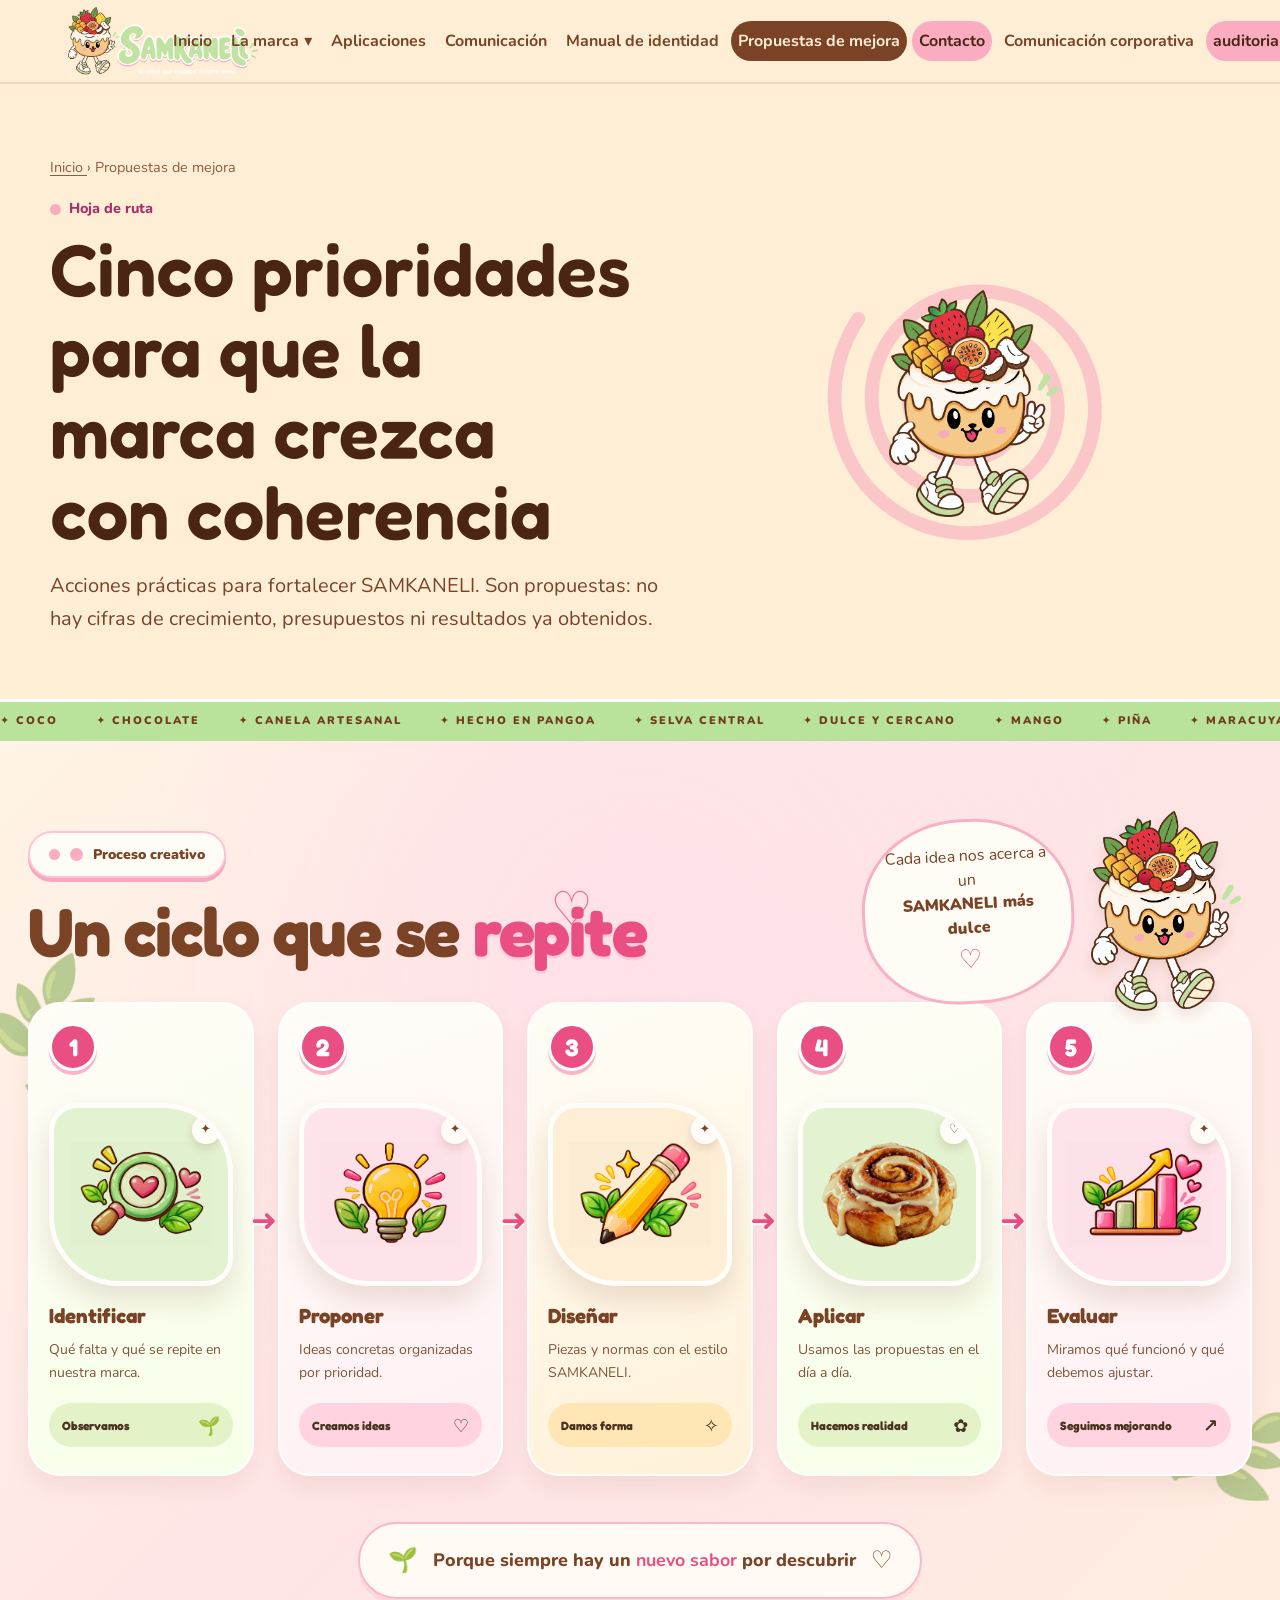
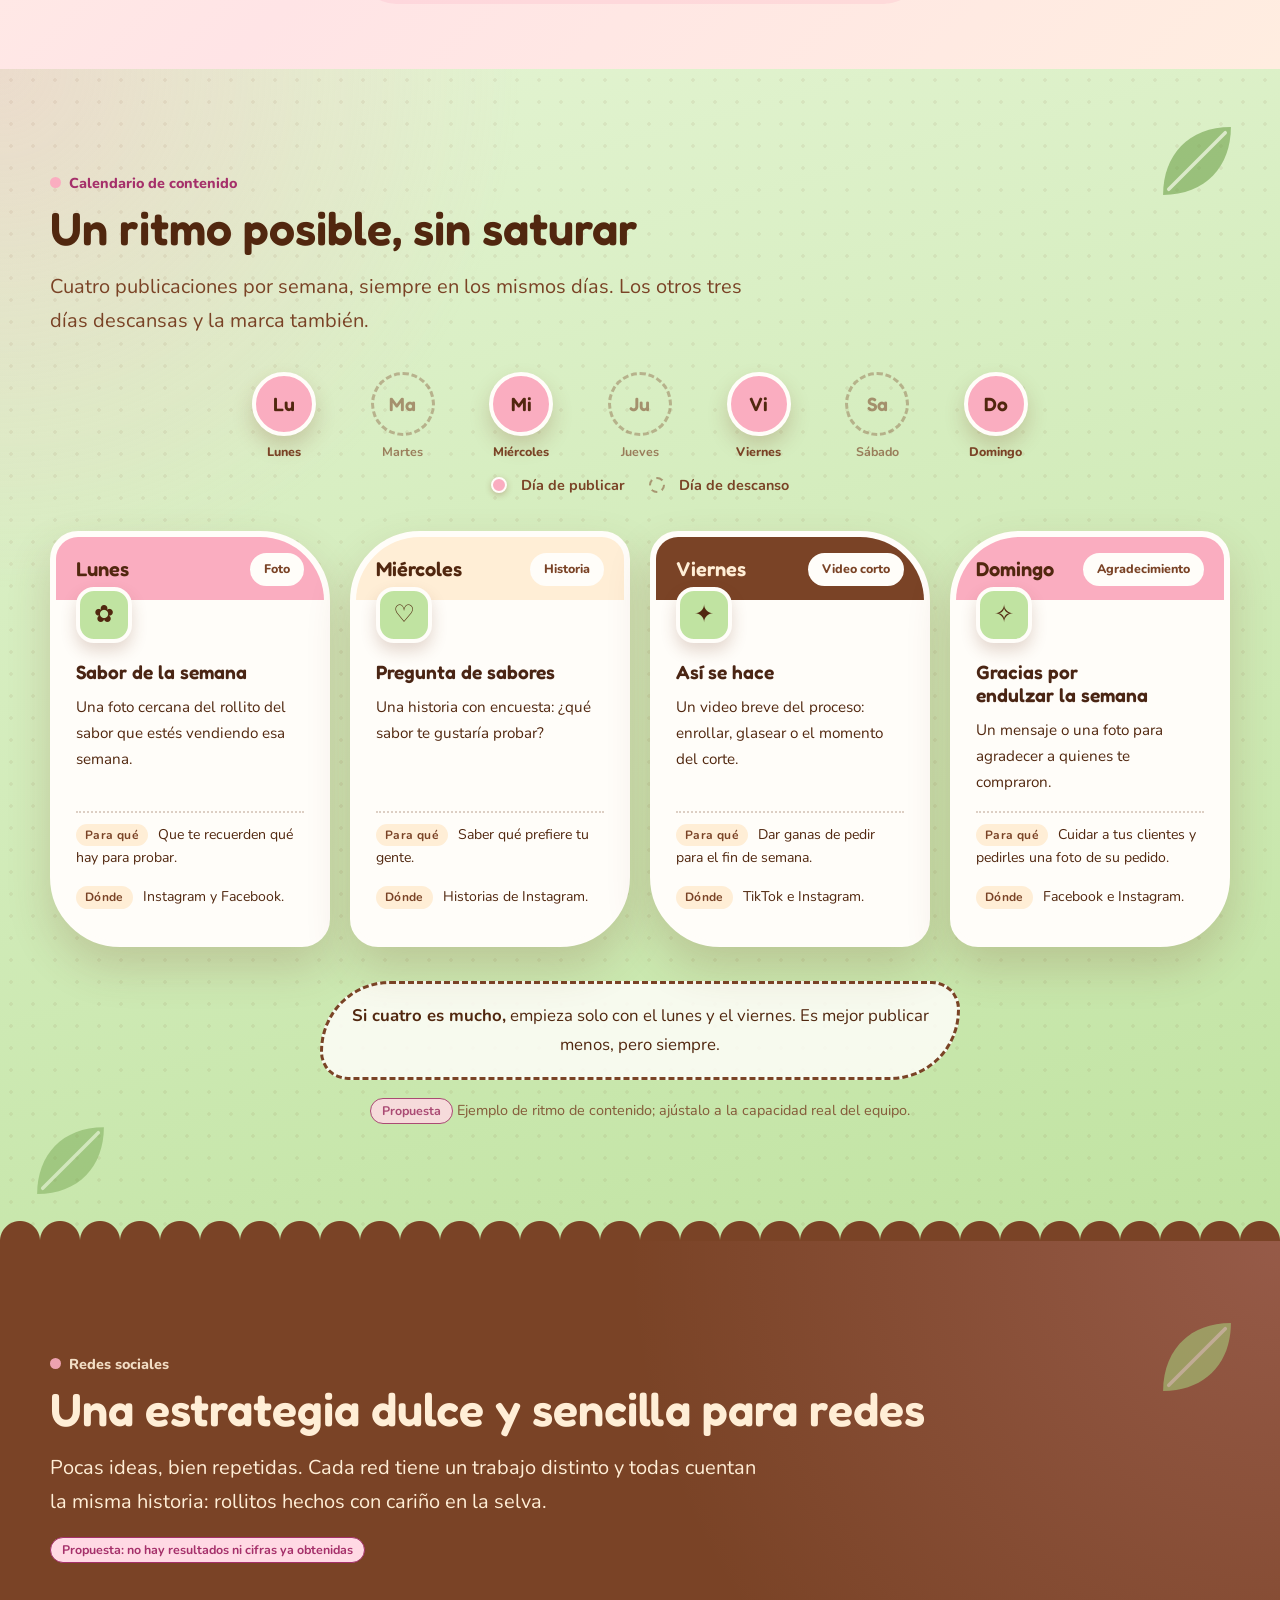
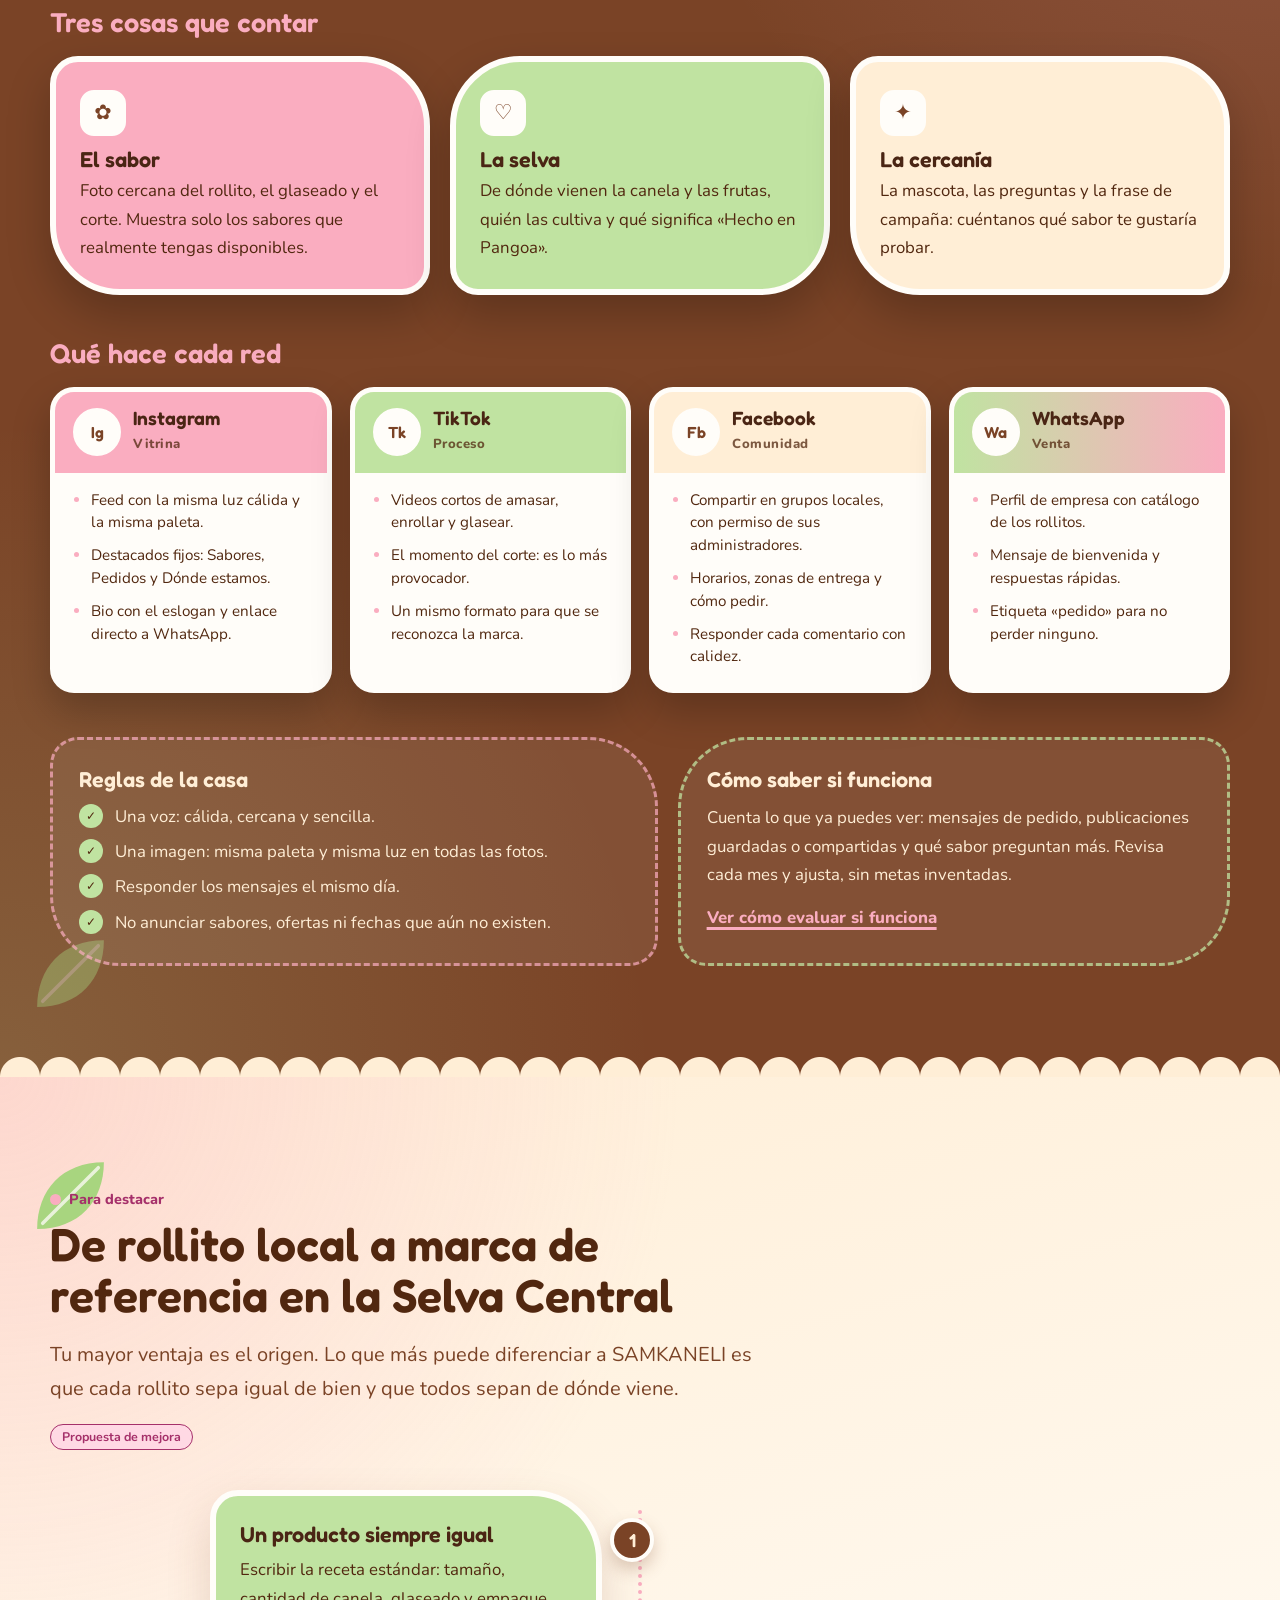
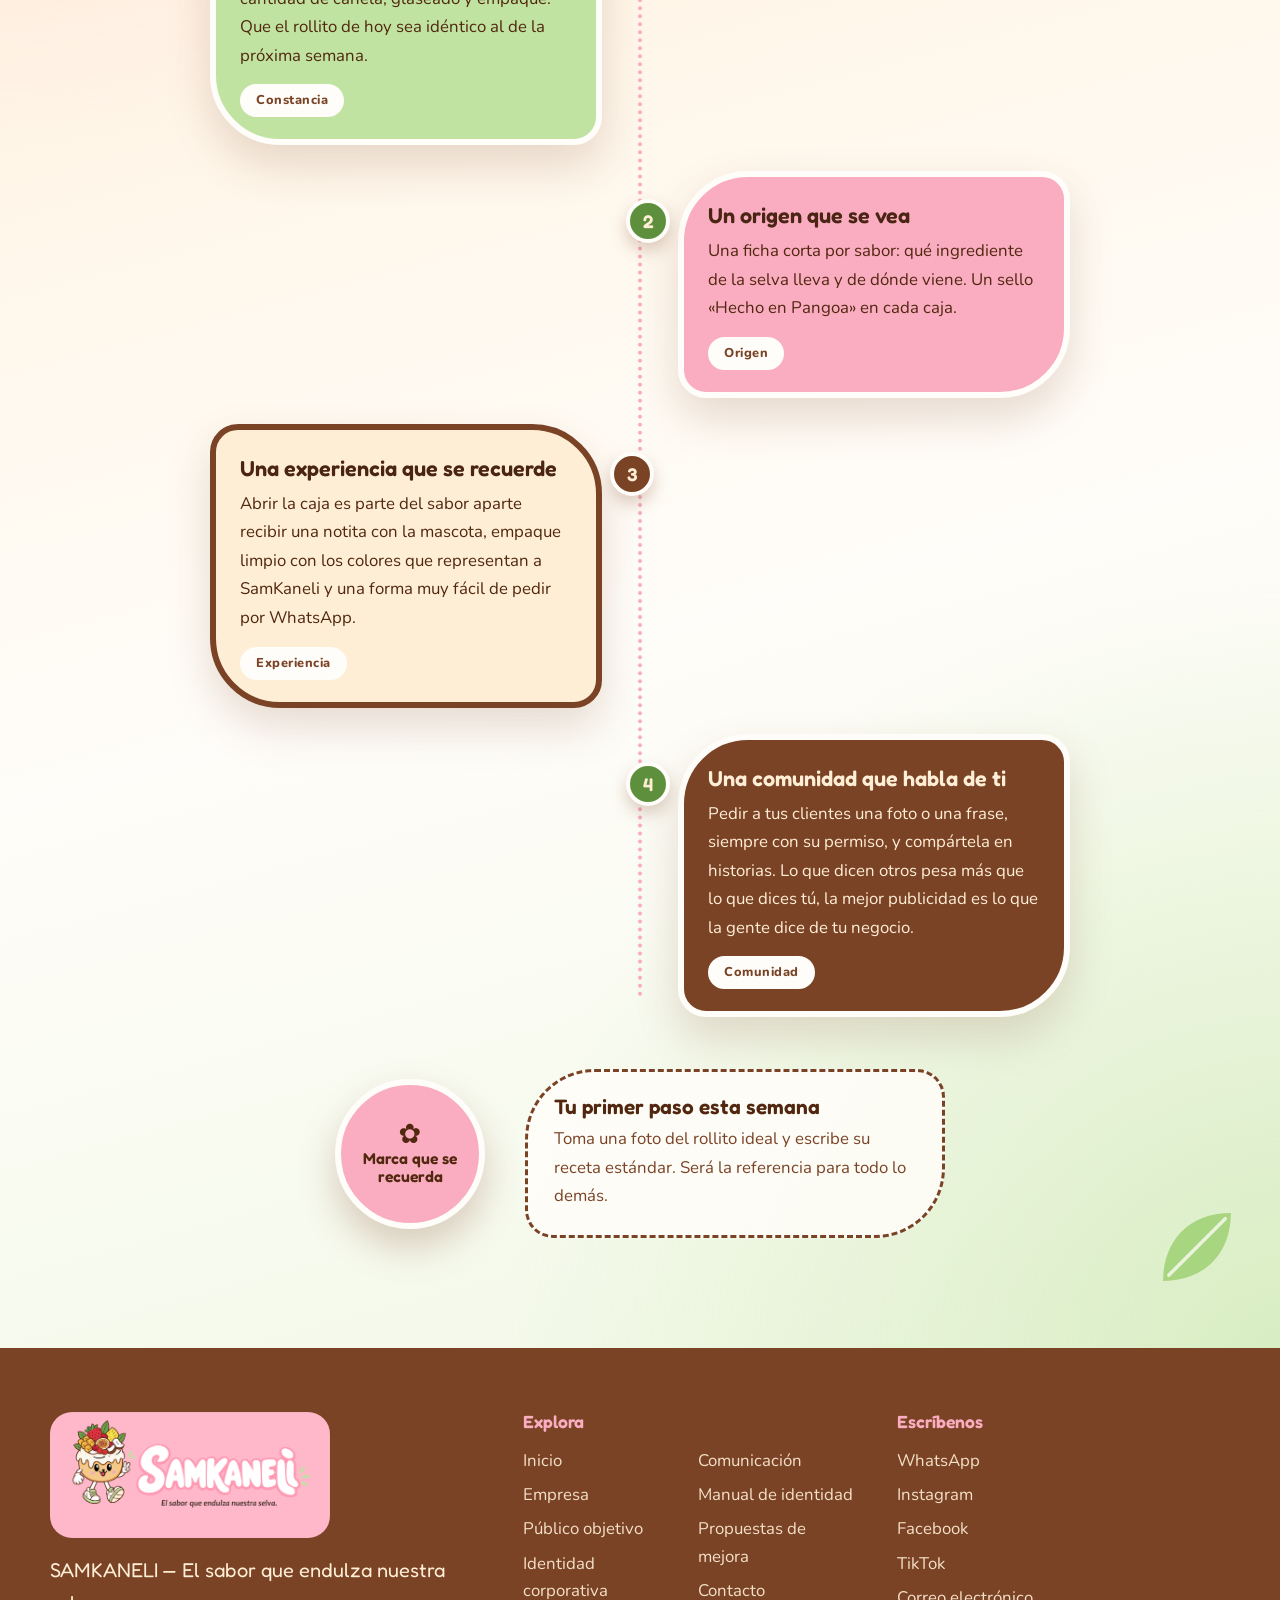
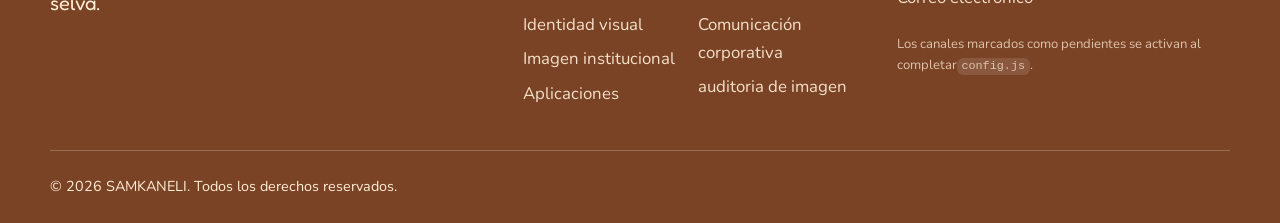
<file: propuestas/propuestas.html>
<!DOCTYPE html>
<html lang="es">
  <head>
    <meta charset="UTF-8">
    <meta name="viewport" content="width=device-width, initial-scale=1">
    <title>
Propuestas de mejora | SAMKANELI
    </title>
    <meta name="description" content="Plan de mejora de marca de SAMKANELI por prioridades: coherencia visual, presentación del producto, comunicación, experiencia comercial y crecimiento. Incluye propuesta de campaña.">
    <meta name="theme-color" content="#FFEED6">
    <meta property="og:title" content="Propuestas de mejora | SAMKANELI">
    <meta property="og:description" content="Plan de mejora de marca de SAMKANELI por prioridades: coherencia visual, presentación del producto, comunicación, experiencia comercial y crecimiento. Incluye propuesta de campaña.">
    <meta property="og:type" content="website">
    <link rel="icon" type="image/png" href="../img/mascota/mascota.png">
    <link rel="preconnect" href="https://fonts.googleapis.com">
    <link rel="preconnect" href="https://fonts.gstatic.com" crossorigin>
    <!-- Fuentes opcionales: si no hay internet se usa la pila de respaldo definida en global.css -->
    <link href="https://fonts.googleapis.com/css2?family=Fredoka:wght@500;600;700&family=Nunito:wght@400;600;700;800&display=swap" rel="stylesheet">
    <link rel="stylesheet" href="../global.css">
    <link rel="stylesheet" href="../propuestas/propuestas.css">
    <script>
document.documentElement.classList.add("js")
    </script>
  </head>
  <body data-page="propuestas">
    <a class="skip" href="#contenido">
Saltar al contenido
    </a>
    <header class="site-header">
      <div class="bar">
        <a class="brand" href="../index.html" aria-label="SAMKANELI, ir al inicio">
          <img src="../img/logo/imagotipo-transparente.png" alt="SAMKANELI, el sabor que endulza nuestra selva" width="1200" height="433">
        </a>
        <button type="button" class="nav-toggle" aria-expanded="false" aria-controls="menu" aria-label="Abrir menú">
          <span>
          </span>
          <span>
          </span>
          <span>
          </span>
        </button>
        <nav id="menu" class="nav" aria-label="Navegación principal">
          <ul>
            <li>
              <a href="../index.html">
Inicio
              </a>
            </li>
            <li class="has-sub">
              <button type="button" class="sub-btn" aria-expanded="false" aria-haspopup="true">
La marca
                <span aria-hidden="true">
▾
                </span>
              </button>
              <ul class="sub">
                <li>
                  <a href="../empresa/empresa.html">
Empresa
                  </a>
                </li>
                <li>
                  <a href="../publico-objetivo/publico-objetivo.html">
Público objetivo
                  </a>
                </li>
                <li>
                  <a href="../identidad-corporativa/identidad-corporativa.html">
Identidad corporativa
                  </a>
                </li>
                <li>
                  <a href="../identidad-visual/identidad-visual.html">
Identidad visual
                  </a>
                </li>
                <li>
                  <a href="../imagen-institucional/imagen-institucional.html">
Imagen institucional
                  </a>
                </li>
              </ul>
            </li>
            <li>
              <a href="../aplicaciones/aplicaciones.html">
Aplicaciones
              </a>
            </li>
            <li>
              <a href="../comunicacion/comunicacion.html">
Comunicación
              </a>
            </li>
            <li>
              <a href="../manual-identidad/manual-identidad.html">
Manual de identidad
              </a>
            </li>
            <li>
              <a href="../propuestas/propuestas.html" aria-current="page">
Propuestas de mejora
              </a>
            </li>
            <li>
              <a href="../contacto/contacto.html" class="nav-cta">
Contacto
              </a>
            </li>
            <li>
       <a href="../comunicación-corporativa/comunicación-corporativa.html">
        Comunicación corporativa
       </a>
      </li>
       <li>
        <a href="../auditoria-imagen/auditoria-imagen.html" class="nav-cta">
auditoria de imagen
        </a>
      </li>
          </ul>
        </nav>
      </div>
    </header>
    <main id="contenido">
      <section class="pagehead ">
        <div class="wrap split">
          <div>
            <p class="crumbs">
              <a href="../index.html">
Inicio
              </a>
› Propuestas de mejora
            </p>
            <p class="eyebrow">
Hoja de ruta
            </p>
            <h1>
Cinco prioridades para que la marca crezca con coherencia
            </h1>
            <p class="lead">
Acciones prácticas para fortalecer SAMKANELI. Son propuestas: no hay cifras de crecimiento, presupuestos ni resultados ya obtenidos.
            </p>
          </div>
          <div class="pagehead-visual">
            <div class="proc-hero">
              <svg class="spiral ph-sp" viewBox="0 0 260 260" aria-hidden="true" focusable="false">
                <path d="M138.0 130.0 L138.4 130.7 L138.8 131.5 L139.0 132.4 L139.2 133.3 L139.3 134.3 L139.3 135.3 L139.1 136.4 L138.9 137.4 L138.5 138.5 L138.0 139.5 L137.4 140.6 L136.7 141.5 L135.9 142.5 L134.9 143.4 L133.9 144.2 L132.7 144.9 L131.4 145.5 L130.1 146.0 L128.6 146.4 L127.2 146.7 L125.6 146.8 L124.0 146.8 L122.4 146.6 L120.8 146.3 L119.1 145.8 L117.5 145.1 L115.9 144.3 L114.4 143.3 L112.9 142.1 L111.6 140.8 L110.3 139.4 L109.1 137.8 L108.1 136.1 L107.2 134.2 L106.5 132.3 L105.9 130.2 L105.6 128.1 L105.4 125.9 L105.4 123.7 L105.6 121.4 L106.1 119.2 L106.7 116.9 L107.6 114.7 L108.6 112.5 L109.9 110.4 L111.4 108.4 L113.1 106.5 L115.0 104.7 L117.0 103.1 L119.3 101.7 L121.6 100.4 L124.2 99.4 L126.8 98.5 L129.5 97.9 L132.4 97.5 L135.2 97.4 L138.2 97.6 L141.1 98.0 L144.0 98.7 L146.9 99.6 L149.7 100.8 L152.5 102.3 L155.1 104.0 L157.6 106.0 L159.9 108.3 L162.1 110.7 L164.0 113.4 L165.8 116.2 L167.3 119.3 L168.5 122.5 L169.5 125.8 L170.1 129.2 L170.5 132.7 L170.5 136.3 L170.3 139.9 L169.7 143.5 L168.7 147.1 L167.5 150.6 L165.9 154.0 L164.1 157.4 L161.9 160.5 L159.4 163.5 L156.6 166.3 L153.6 168.9 L150.4 171.2 L146.9 173.2 L143.2 174.9 L139.3 176.3 L135.3 177.4 L131.2 178.1 L126.9 178.5 L122.7 178.5 L118.4 178.1 L114.1 177.3 L109.9 176.2 L105.7 174.7 L101.7 172.8 L97.8 170.5 L94.1 167.9 L90.6 164.9 L87.4 161.6 L84.4 158.0 L81.8 154.1 L79.4 150.0 L77.4 145.7 L75.8 141.1 L74.6 136.5 L73.8 131.6 L73.5 126.7 L73.5 121.8 L74.0 116.8 L75.0 111.8 L76.3 106.9 L78.1 102.1 L80.4 97.5 L83.1 93.0 L86.1 88.8 L89.6 84.8 L93.4 81.1 L97.5 77.7 L102.0 74.7 L106.7 72.1 L111.7 69.8 L116.9 68.0 L122.3 66.7 L127.8 65.8 L133.4 65.4 L139.1 65.5 L144.8 66.1 L150.4 67.2 L155.9 68.8 L161.4 70.9 L166.6 73.5 L171.7 76.5 L176.5 80.0 L181.0 84.0 L185.1 88.3 L188.9 93.0 L192.3 98.1 L195.3 103.4 L197.7 109.1 L199.7 114.9 L201.2 121.0 L202.2 127.2 L202.6 133.5 L202.5 139.9 L201.8 146.2 L200.5 152.5 L198.7 158.8 L196.3 164.8 L193.4 170.7 L190.0 176.3 L186.1 181.7 L181.7 186.7 L176.8 191.3 L171.6 195.5 L165.9 199.3 L160.0 202.6 L153.7 205.3 L147.1 207.5 L140.4 209.2 L133.5 210.2 L126.5 210.6 L119.4 210.5 L112.4 209.7 L105.4 208.3 L98.5 206.3 L91.8 203.6 L85.3 200.4 L79.1 196.6 L73.2 192.3 L67.7 187.4 L62.6 182.0 L57.9 176.2 L53.8 170.0 L50.2 163.4 L47.2 156.5 L44.7 149.3 L42.9 141.9 L41.8 134.3 L41.3 126.6 L41.5 118.8 L42.4 111.1 L43.9 103.4 L46.1 95.9 L49.0 88.5 L52.6 81.4 L56.7 74.6 L61.5 68.1 L66.8 62.1 L72.7 56.5 L79.1 51.4 L85.9 46.9 L93.1 43.0 L100.6 39.6 L108.5 37.0 L116.6 35.0 L124.9 33.8 L133.3 33.3 L141.7 33.5 L150.2 34.4 L158.5 36.1 L166.7 38.5 L174.7 41.7 L182.5 45.5 L189.9 50.0 L196.9 55.2 L203.5 61.0 L209.5 67.4 L215.1 74.3 L220.0 81.7 L224.2 89.5 L227.8 97.7 L230.7 106.2 L232.8 115.0 L234.2 124.0 L234.8 133.0 L234.6 142.2 L233.5 151.3 L231.7 160.4 L229.1 169.2 L225.7 177.9 L221.6 186.3 L216.7 194.3 L211.1 201.9 L204.9 209.0 L198.0 215.5 L190.6 221.5 L182.6 226.8 L174.2 231.4 L165.3 235.3 L156.2 238.4 L146.7 240.7 L137.1 242.2 L127.3 242.8 L117.4 242.6 L107.6 241.5 L97.9 239.6 L88.3 236.8 L79.0 233.2 L70.0 228.7 L61.4 223.5 L53.2 217.5 L45.6 210.8 L38.5 203.5 L32.1 195.5 L26.4 186.9 L21.5 177.9 L17.3 168.4 L13.9 158.6 L11.4 148.5 L9.8 138.1 L9.1 127.7 L9.4 117.1 L10.5 106.6 L12.6 96.2 L15.5 85.9 L19.4 76.0 L24.1 66.3 L29.7 57.1" fill="none" stroke="currentColor" stroke-width="12" stroke-linecap="round" stroke-linejoin="round"/>
              </svg>
              <img src="../img/mascota/mascota.png" alt="Mascota de SAMKANELI" width="489" height="651" class="proc-m">
            </div>
          </div>
        </div>
      </section>

      <div class="franja-sabores" aria-label="Sabores e identidad de SAMKANELI">
        <div class="franja-sabores-pista">
          <span>✦ COCO</span><span>✦ CHOCOLATE</span><span>✦ CANELA ARTESANAL</span>
          <span>✦ HECHO EN PANGOA</span><span>✦ SELVA CENTRAL</span><span>✦ DULCE Y CERCANO</span>
          <span>✦ MANGO</span><span>✦ PIÑA</span><span>✦ MARACUYÁ</span><span>✦ CAMU CAMU</span>
          <span>✦ COCO</span><span>✦ CHOCOLATE</span><span>✦ CANELA ARTESANAL</span>
          <span>✦ HECHO EN PANGOA</span><span>✦ SELVA CENTRAL</span><span>✦ DULCE Y CERCANO</span>
          <span>✦ MANGO</span><span>✦ PIÑA</span><span>✦ MARACUYÁ</span><span>✦ CAMU CAMU</span>
        </div>
      </div>

      

      <section class="sec sec--claro sam-proceso" id="proceso">

        <div class="sam-proceso__hojas sam-proceso__hojas--izq" aria-hidden="true">🌿</div>
        <div class="sam-proceso__hojas sam-proceso__hojas--der" aria-hidden="true">🌿</div>
        <div class="sam-proceso__corazon sam-proceso__corazon--uno" aria-hidden="true">♡</div>
        <div class="sam-proceso__corazon sam-proceso__corazon--dos" aria-hidden="true">♡</div>
      
        <div class="wrap sam-proceso__wrap">
      
          <header class="sec-head sam-proceso__head">
            <p class="eyebrow sam-proceso__eyebrow">
              <span></span> Proceso creativo
            </p>
      
            <h2>Un ciclo que se <span>repite</span></h2>
      
            <div class="sam-proceso__mascota">
              <div class="sam-proceso__globo">
                Cada idea nos acerca a un
                <strong>SAMKANELI más dulce</strong>
                <span>♡</span>
              </div>
      
              <img
                src="../img/mascota/mascota.png"
                alt="Mascota de SAMKANELI acompañando el proceso creativo"
                loading="lazy"
              >
            </div>
          </header>
      
          <ol class="proc sam-proceso__tarjetas">
      
            <!-- CUADRO 1: IDENTIFICAR -->
            <li class="reveal sam-paso sam-paso--verde">
              <span class="sam-paso__numero">1</span>
      
              <div class="sam-paso__ilustracion">
                <span class="sam-paso__halo"></span>
                <img
                  class="sam-paso__imagen"
                  src="../img/originales/Lupa brillante con corazón y hojas.png"
                  alt="Identificar oportunidades de mejora"
                  loading="lazy"
                >
                <span class="sam-paso__destello" aria-hidden="true">✦</span>
              </div>
      
              <h3>Identificar</h3>
              <p>Qué falta y qué se repite en nuestra marca.</p>
              <span class="sam-paso__accion">Observamos <b>🌱</b></span>
            </li>
      
            <!-- CUADRO 2: PROPONER -->
            <li class="reveal sam-paso sam-paso--rosa">
              <span class="sam-paso__numero">2</span>
      
              <div class="sam-paso__ilustracion">
                <span class="sam-paso__halo"></span>
                <img
                  class="sam-paso__imagen"
                  src="../img/originales/Foco brillante con hojas y destellos.png"
                  alt="Proponer ideas"
                  loading="lazy"
                >
                <span class="sam-paso__destello" aria-hidden="true">✦</span>
              </div>
      
              <h3>Proponer</h3>
              <p>Ideas concretas organizadas por prioridad.</p>
              <span class="sam-paso__accion">Creamos ideas <b>♡</b></span>
            </li>
      
            <!-- CUADRO 3: DISEÑAR -->
            <li class="reveal sam-paso sam-paso--crema">
              <span class="sam-paso__numero">3</span>
      
              <div class="sam-paso__ilustracion">
                <span class="sam-paso__halo"></span>
                <img
                  class="sam-paso__imagen"
                  src="../img/originales/Lápiz kawaii brillante entre hojas y destellos.png"
                  alt="Diseñar piezas gráficas de SAMKANELI"
                  loading="lazy"
                >
                <span class="sam-paso__destello" aria-hidden="true">✦</span>
              </div>
      
              <h3>Diseñar</h3>
              <p>Piezas y normas con el estilo SAMKANELI.</p>
              <span class="sam-paso__accion">Damos forma <b>✧</b></span>
            </li>
      
            <!-- CUADRO 4: APLICAR -->
            <li class="reveal sam-paso sam-paso--verde">
              <span class="sam-paso__numero">4</span>
      
              <div class="sam-paso__ilustracion">
                <span class="sam-paso__halo"></span>
                <img
                  class="sam-paso__imagen"
                  src="../img/originales/Rollito de canela glaseado y brillante-Photoroom.png"
                  alt="Aplicar las propuestas a los productos SAMKANELI"
                  loading="lazy"
                >
                <span class="sam-paso__destello" aria-hidden="true">♡</span>
              </div>
      
              <h3>Aplicar</h3>
              <p>Usamos las propuestas en el día a día.</p>
              <span class="sam-paso__accion">Hacemos realidad <b>✿</b></span>
            </li>
      
            <!-- CUADRO 5: EVALUAR -->
            <li class="reveal sam-paso sam-paso--rosa">
              <span class="sam-paso__numero">5</span>
      
              <div class="sam-paso__ilustracion">
                <span class="sam-paso__halo"></span>
                <img
                  class="sam-paso__imagen"
                  src="../img/originales/Gráfico de crecimiento con corazones y hojas.png"
                  alt="Evaluar los resultados y las mejoras"
                  loading="lazy"
                >
                <span class="sam-paso__destello" aria-hidden="true">✦</span>
              </div>
      
              <h3>Evaluar</h3>
              <p>Miramos qué funcionó y qué debemos ajustar.</p>
              <span class="sam-paso__accion">Seguimos mejorando <b>↗</b></span>
            </li>
      
          </ol>
      
          <div class="sam-proceso__cierre">
            <span aria-hidden="true">🌱</span>
            <p>Porque siempre hay un <strong>nuevo sabor</strong> por descubrir</p>
            <span aria-hidden="true">♡</span>
          </div>
      
        </div>
      </section>
      
     <!-- =====================================================================
     REEMPLAZA la sección <section class="sec sec--verde" id="calendario"> completa
     por este bloque. En el <head> agrega después de tus otros CSS:
        <link rel="stylesheet" href="../propuestas/calendario.css">
     ===================================================================== -->

<section class="sec ct" id="calendario" aria-labelledby="ct-t">
  <span class="ct-hoja ct-hoja--a" aria-hidden="true"></span>
  <span class="ct-hoja ct-hoja--b" aria-hidden="true"></span>

  <div class="wrap">
    <header class="sec-head">
      <p class="eyebrow">Calendario de contenido</p>
      <h2 id="ct-t">Un ritmo posible, sin saturar</h2>
      <p class="lead">Cuatro publicaciones por semana, siempre en los mismos días. Los otros tres días descansas y la marca también.</p>
    </header>

    <!-- La semana de un vistazo -->
    <ol class="ct-semana" aria-label="La semana de un vistazo">
      <li class="ct-dia ct-dia--on"><span aria-hidden="true">Lu</span><b>Lunes</b><i class="ct-sr">publicas</i></li>
      <li class="ct-dia"><span aria-hidden="true">Ma</span><b>Martes</b><i class="ct-sr">descanso</i></li>
      <li class="ct-dia ct-dia--on"><span aria-hidden="true">Mi</span><b>Miércoles</b><i class="ct-sr">publicas</i></li>
      <li class="ct-dia"><span aria-hidden="true">Ju</span><b>Jueves</b><i class="ct-sr">descanso</i></li>
      <li class="ct-dia ct-dia--on"><span aria-hidden="true">Vi</span><b>Viernes</b><i class="ct-sr">publicas</i></li>
      <li class="ct-dia"><span aria-hidden="true">Sa</span><b>Sábado</b><i class="ct-sr">descanso</i></li>
      <li class="ct-dia ct-dia--on"><span aria-hidden="true">Do</span><b>Domingo</b><i class="ct-sr">publicas</i></li>
    </ol>
    <p class="ct-leyenda"><span class="ct-punto ct-punto--on"></span> Día de publicar <span class="ct-punto"></span> Día de descanso</p>

    <!-- Qué publicar cada día -->
    <div class="cal ct-cards">
      <article class="cal-d ct-card ct-card--rosa reveal">
        <header class="ct-cab"><strong>Lunes</strong><span class="ct-formato">Foto</span></header>
        <span class="ct-ico" aria-hidden="true">✿</span>
        <h3>Sabor de la semana</h3>
        <p>Una foto cercana del rollito del sabor que estés vendiendo esa semana.</p>
        <p class="ct-meta"><b>Para qué</b> Que te recuerden qué hay para probar.</p>
        <p class="ct-meta"><b>Dónde</b> Instagram y Facebook.</p>
      </article>

      <article class="cal-d ct-card ct-card--crema reveal">
        <header class="ct-cab"><strong>Miércoles</strong><span class="ct-formato">Historia</span></header>
        <span class="ct-ico" aria-hidden="true">♡</span>
        <h3>Pregunta de sabores</h3>
        <p>Una historia con encuesta: ¿qué sabor te gustaría probar?</p>
        <p class="ct-meta"><b>Para qué</b> Saber qué prefiere tu gente.</p>
        <p class="ct-meta"><b>Dónde</b> Historias de Instagram.</p>
      </article>

      <article class="cal-d ct-card ct-card--canela reveal">
        <header class="ct-cab"><strong>Viernes</strong><span class="ct-formato">Video corto</span></header>
        <span class="ct-ico" aria-hidden="true">✦</span>
        <h3>Así se hace</h3>
        <p>Un video breve del proceso: enrollar, glasear o el momento del corte.</p>
        <p class="ct-meta"><b>Para qué</b> Dar ganas de pedir para el fin de semana.</p>
        <p class="ct-meta"><b>Dónde</b> TikTok e Instagram.</p>
      </article>

      <article class="cal-d ct-card ct-card--rosa reveal">
        <header class="ct-cab"><strong>Domingo</strong><span class="ct-formato">Agradecimiento</span></header>
        <span class="ct-ico" aria-hidden="true">✧</span>
        <h3>Gracias por endulzar la semana</h3>
        <p>Un mensaje o una foto para agradecer a quienes te compraron.</p>
        <p class="ct-meta"><b>Para qué</b> Cuidar a tus clientes y pedirles una foto de su pedido.</p>
        <p class="ct-meta"><b>Dónde</b> Facebook e Instagram.</p>
      </article>
    </div>

    <p class="ct-consejo"><b>Si cuatro es mucho,</b> empieza solo con el lunes y el viernes. Es mejor publicar menos, pero siempre.</p>

    <p class="muted">
      <span class="badge b-propuesta">Propuesta</span>
      Ejemplo de ritmo de contenido; ajústalo a la capacidad real del equipo.
    </p>
  </div>
</section>

      
     
      <!-- =====================================================================
     PEGAR estos dos bloques en propuestas.html, justo ANTES de:
        <section class="sec ">  ...  ¿Por dónde empezar?
     (es decir, después de la sección id="campana").
     En el <head>, después de propuestas.css, agregar:
        <link rel="stylesheet" href="../propuestas/propuestas-bloques.css">
     ===================================================================== -->

<!-- ============ BLOQUE 1 · REDES SOCIALES (fondo marrón canela) ============ -->
<section class="sec rd" id="redes" aria-labelledby="rd-t">
  <span class="rd-hoja rd-hoja--a" aria-hidden="true"></span>
  <span class="rd-hoja rd-hoja--b" aria-hidden="true"></span>

  <div class="wrap">
    <header class="sec-head">
      <p class="eyebrow">Redes sociales</p>
      <h2 id="rd-t">Una estrategia dulce y sencilla para redes</h2>
      <p class="lead">Pocas ideas, bien repetidas. Cada red tiene un trabajo distinto y todas cuentan la misma historia: rollitos hechos con cariño en la selva.</p>
    </header>
    <p><span class="badge b-propuesta">Propuesta: no hay resultados ni cifras ya obtenidas</span></p>

    <h3 class="rd-sub">Tres cosas que contar</h3>
    <div class="rd-pilares">
      <article class="rd-pilar rd-pilar--rosa reveal">
        <span class="rd-ico" aria-hidden="true">✿</span>
        <h4>El sabor</h4>
        <p>Foto cercana del rollito, el glaseado y el corte. Muestra solo los sabores que realmente tengas disponibles.</p>
      </article>
      <article class="rd-pilar rd-pilar--verde reveal">
        <span class="rd-ico" aria-hidden="true">♡</span>
        <h4>La selva</h4>
        <p>De dónde vienen la canela y las frutas, quién las cultiva y qué significa «Hecho en Pangoa».</p>
      </article>
      <article class="rd-pilar rd-pilar--crema reveal">
        <span class="rd-ico" aria-hidden="true">✦</span>
        <h4>La cercanía</h4>
        <p>La mascota, las preguntas y la frase de campaña: cuéntanos qué sabor te gustaría probar.</p>
      </article>
    </div>

    <h3 class="rd-sub">Qué hace cada red</h3>
    <div class="rd-redes">
      <article class="rd-red rd-red--ig reveal">
        <div class="rd-top"><span class="rd-avatar" aria-hidden="true">Ig</span><div><h4>Instagram</h4><span class="rd-rol">Vitrina</span></div></div>
        <ul>
          <li>Feed con la misma luz cálida y la misma paleta.</li>
          <li>Destacados fijos: Sabores, Pedidos y Dónde estamos.</li>
          <li>Bio con el eslogan y enlace directo a WhatsApp.</li>
        </ul>
      </article>
      <article class="rd-red rd-red--tt reveal">
        <div class="rd-top"><span class="rd-avatar" aria-hidden="true">Tk</span><div><h4>TikTok</h4><span class="rd-rol">Proceso</span></div></div>
        <ul>
          <li>Videos cortos de amasar, enrollar y glasear.</li>
          <li>El momento del corte: es lo más provocador.</li>
          <li>Un mismo formato para que se reconozca la marca.</li>
        </ul>
      </article>
      <article class="rd-red rd-red--fb reveal">
        <div class="rd-top"><span class="rd-avatar" aria-hidden="true">Fb</span><div><h4>Facebook</h4><span class="rd-rol">Comunidad</span></div></div>
        <ul>
          <li>Compartir en grupos locales, con permiso de sus administradores.</li>
          <li>Horarios, zonas de entrega y cómo pedir.</li>
          <li>Responder cada comentario con calidez.</li>
        </ul>
      </article>
      <article class="rd-red rd-red--wa reveal">
        <div class="rd-top"><span class="rd-avatar" aria-hidden="true">Wa</span><div><h4>WhatsApp</h4><span class="rd-rol">Venta</span></div></div>
        <ul>
          <li>Perfil de empresa con catálogo de los rollitos.</li>
          <li>Mensaje de bienvenida y respuestas rápidas.</li>
          <li>Etiqueta «pedido» para no perder ninguno.</li>
        </ul>
      </article>
    </div>

    <div class="rd-cierre">
      <div class="rd-caja">
        <h3>Reglas de la casa</h3>
        <ul class="rd-reglas">
          <li>Una voz: cálida, cercana y sencilla.</li>
          <li>Una imagen: misma paleta y misma luz en todas las fotos.</li>
          <li>Responder los mensajes el mismo día.</li>
          <li>No anunciar sabores, ofertas ni fechas que aún no existen.</li>
        </ul>
      </div>
      <div class="rd-caja rd-caja--medir">
        <h3>Cómo saber si funciona</h3>
        <p>Cuenta lo que ya puedes ver: mensajes de pedido, publicaciones guardadas o compartidas y qué sabor preguntan más. Revisa cada mes y ajusta, sin metas inventadas.</p>
        <a class="rd-link" href="../imagen-institucional/imagen-institucional.html#evaluar">Ver cómo evaluar si funciona</a>
      </div>
    </div>
  </div>
</section>

<!-- ============ BLOQUE 2 · PARA DESTACAR (fondo crema, sendero) ============ -->
<section class="sec ds" id="destacar" aria-labelledby="ds-t">
  <span class="ds-hoja ds-hoja--a" aria-hidden="true"></span>
  <span class="ds-hoja ds-hoja--b" aria-hidden="true"></span>

  <div class="wrap">
    <header class="sec-head">
      <p class="eyebrow">Para destacar</p>
      <h2 id="ds-t">De rollito local a marca de referencia en la Selva Central</h2>
      <p class="lead">Tu mayor ventaja es el origen. Lo que más puede diferenciar a SAMKANELI es que cada rollito sepa igual de bien y que todos sepan de dónde viene.</p>
    </header>
    <p><span class="badge b-propuesta">Propuesta de mejora</span></p>

    <ol class="ds-sendero">
      <li class="ds-paso ds-paso--verde reveal">
        <span class="ds-num" aria-hidden="true">1</span>
        <h3>Un producto siempre igual</h3>
        <p>Escribir la receta estándar: tamaño, cantidad de canela, glaseado y empaque. Que el rollito de hoy sea idéntico al de la próxima semana.</p>
        <span class="ds-tag">Constancia</span>
      </li>
      <li class="ds-paso ds-paso--rosa reveal">
        <span class="ds-num" aria-hidden="true">2</span>
        <h3>Un origen que se vea</h3>
        <p>Una ficha corta por sabor: qué ingrediente de la selva lleva y de dónde viene. Un sello «Hecho en Pangoa» en cada caja.</p>
        <span class="ds-tag">Origen</span>
      </li>
      <li class="ds-paso ds-paso--crema reveal">
        <span class="ds-num" aria-hidden="true">3</span>
        <h3>Una experiencia que se recuerde</h3>
        <p>Abrir la caja es parte del sabor aparte recibir una notita con la mascota, empaque limpio con los colores que representan a SamKaneli y una forma muy fácil de pedir por WhatsApp.</p>
        <span class="ds-tag">Experiencia</span>
      </li>
      <li class="ds-paso ds-paso--canela reveal">
        <span class="ds-num" aria-hidden="true">4</span>
        <h3>Una comunidad que habla de ti</h3>
        <p>Pedir a tus clientes una foto o una frase, siempre con su permiso, y compártela en historias. Lo que dicen otros pesa más que lo que dices tú, la mejor publicidad es lo que la gente dice de tu negocio.</p>
        <span class="ds-tag">Comunidad</span>
      </li>
    </ol>

    <div class="ds-fin">
      <div class="ds-sello" aria-hidden="true"><span>✿</span><b>Marca que se recuerda</b></div>
      <div class="ds-primero">
        <h3>Tu primer paso esta semana</h3>
        <p>Toma una foto del rollito ideal y escribe su receta estándar. Será la referencia para todo lo demás.</p>
      </div>
    </div>
  </div>
</section>

    </main>
    <footer class="site-footer">
      <div class="wrap foot-grid">
        <div class="foot-brand">
          <img src="../img/logo/imagotipo-rosa-blanco.png" alt="SAMKANELI" width="1200" height="541" loading="lazy" decoding="async" class="foot-logo">
          <p class="foot-slogan">
SAMKANELI — El sabor que endulza nuestra selva.
          </p>
        </div>
        <nav aria-label="Mapa del sitio">
          <h2 class="foot-h">
Explora
          </h2>
          <ul class="foot-links">
            <li>
              <a href="../index.html">
Inicio
              </a>
            </li>
            <li>
              <a href="../empresa/empresa.html">
Empresa
              </a>
            </li>
            <li>
              <a href="../publico-objetivo/publico-objetivo.html">
Público objetivo
              </a>
            </li>
            <li>
              <a href="../identidad-corporativa/identidad-corporativa.html">
Identidad corporativa
              </a>
            </li>
            <li>
              <a href="../identidad-visual/identidad-visual.html">
Identidad visual
              </a>
            </li>
            <li>
              <a href="../imagen-institucional/imagen-institucional.html">
Imagen institucional
              </a>
            </li>
            <li>
              <a href="../aplicaciones/aplicaciones.html">
Aplicaciones
              </a>
            </li>
            <li>
              <a href="../comunicacion/comunicacion.html">
Comunicación
              </a>
            </li>
            <li>
              <a href="../manual-identidad/manual-identidad.html">
Manual de identidad
              </a>
            </li>
            <li>
              <a href="../propuestas/propuestas.html">
Propuestas de mejora
              </a>
            </li>
            <li>
              <a href="../contacto/contacto.html">
Contacto
              </a>
            </li>
            <li>
       <a href="../comunicación-corporativa/comunicación-corporativa.html">
        Comunicación corporativa
       </a>
      </li>
       <li>
        <a href="../auditoria-imagen/auditoria-imagen.html" class="nav-cta">
auditoria de imagen
        </a>
      </li>
          </ul>
        </nav>
        <div>
          <h2 class="foot-h">
Escríbenos
          </h2>
          <ul class="foot-contact">
            <li>
              <a data-contact="whatsapp" href="https://w.app/rollkaneli">
WhatsApp
              </a>
            </li>
            <li>
              <a data-contact="instagram" href="../contacto/contacto.html#instagram">
Instagram
              </a>
            </li>
            <li>
              <a data-contact="facebook" href="https://www.facebook.com/profile.php?id=61590356957658">
Facebook
              </a>
            </li>
            <li>
              <a data-contact="tiktok" href="tiktok.com/@kaneli_sctrl">
TikTok
              </a>
            </li>
            <li>
              <a data-contact="email" href="samkaneliroll@gmail.com">
Correo electrónico
              </a>
            </li>
          </ul>
          <p class="foot-note">
Los canales marcados como pendientes se activan al completar<code>config.js</code>.
          </p>
        </div>
      </div>
      <div class="foot-legal wrap">
        <p>
© 2026 SAMKANELI. Todos los derechos reservados.
        </p>
      </div>
    </footer>
    <script src="../config.js">
    </script>
    <script src="../script.js">
    </script>
  </body>
</html>
</file>
<file: aplicaciones/aplicaciones.css>
/* aplicaciones.css */

.ap-hero {
  display: grid;
  grid-template-columns: 1fr 1fr;
  gap: var(--s3);
  align-items: center;
  max-width: 520px;
  margin-inline: auto;
}

.filters {
  display: flex;
  flex-wrap: wrap;
  gap: .5rem;
  margin-bottom: var(--s2);
}

.chip {
  font: 700 1rem var(--f-body);
  border: 2px solid var(--marron);
  background: var(--crema-claro);
  color: var(--marron);
  border-radius: var(--r-pill);
  padding: .5rem 1.1rem;
  cursor: pointer;
}

.chip[aria-pressed="true"] {
  background: var(--marron);
  color: var(--crema);
}

.legend-s {
  list-style: none;
  display: flex;
  flex-wrap: wrap;
  gap: .5rem;
  margin: var(--s2) 0 var(--s3);
}

.apps {
  display: grid;
  grid-template-columns: repeat(3, 1fr);
  gap: var(--s3);
  align-items: start;
  margin-bottom: var(--s3);
}

@media (max-width: 980px) {
  .apps {
    grid-template-columns: repeat(2, 1fr);
  }
}

@media (max-width: 600px) {
  .apps {
    grid-template-columns: 1fr;
  }
}

.app {
  background: var(--crema-claro);
  border: 2px solid rgba(122, 67, 38, .12);
  border-radius: var(--r-lg);
  overflow: hidden;
  display: flex;
  flex-direction: column;
}

.app[hidden] {
  display: none;
}

.app-media {
  aspect-ratio: 4 / 3;
  background: var(--verde-suave);
  overflow: hidden;
}

.app-media img {
  width: 100%;
  height: 100%;
}

.app-media .ph {
  height: 100%;
  border-radius: 0;
  border-width: 0 0 3px;
}

.app-media img.fit-contain {
  background: var(--rosa-suave);
}

.app-body {
  padding: var(--s3);
}

.app-body h3 {
  margin-bottom: .4rem;
}

.app-st {
  display: flex;
  gap: .4rem;
  flex-wrap: wrap;
}

.app-body details.acc {
  margin: var(--s2) 0 0;
  background: var(--crema);
  padding: .1rem 1rem;
}

.app-body details.acc summary {
  font-size: 1rem;
  padding: .6rem 0;
}

.app-body details.acc p {
  font-size: .95rem;
  margin-bottom: .5rem;
}


/* =========================================================
   SAMKANELI — APLICACIONES DE MARCA
   Fondo completo, imagen nítida y filtro rosado suave
========================================================= */

body[data-page="aplicaciones"] .pagehead {
  position: relative !important;
  isolation: isolate;
  display: flex !important;
  align-items: center !important;

  width: 100% !important;
  max-width: none !important;
  min-height: 760px !important;
  height: auto !important;

  margin: 0 !important;
  padding: 90px 0 !important;

  overflow: hidden !important;
  box-sizing: border-box !important;
  background: #fff0e3 !important;
}

/* Contenedor del contenido */
body[data-page="aplicaciones"] .pagehead > .wrap.split {
  position: relative !important;
  z-index: 2;

  display: flex !important;
  align-items: center !important;

  width: 100% !important;
  max-width: none !important;
  min-height: 560px !important;
  height: auto !important;

  margin: 0 !important;
  padding: 0 5% !important;
  box-sizing: border-box !important;
}

/* Columna del texto */
body[data-page="aplicaciones"] .pagehead > .wrap.split > div:first-child {
  position: relative !important;
  z-index: 3;

  width: 58%;
  max-width: 900px;
  flex: 0 1 900px;
}

/* Imagen extendida por todo el encabezado */
body[data-page="aplicaciones"] .pagehead .pagehead-visual.pagehead-fondo {
  position: absolute !important;
  inset: 0 !important;
  z-index: 0 !important;

  display: block !important;
  width: 100% !important;
  height: 100% !important;
  max-width: none !important;

  margin: 0 !important;
  padding: 0 !important;

  overflow: hidden !important;
  border-radius: 0 !important;
  box-sizing: border-box !important;
}

/* Imagen nítida: sin desenfoque ni filtros */
body[data-page="aplicaciones"] .pagehead .pagehead-visual.pagehead-fondo img {
  position: absolute !important;
  inset: 0 !important;

  display: block !important;
  width: 100% !important;
  height: 100% !important;
  max-width: none !important;

  margin: 0 !important;
  padding: 0 !important;

  object-fit: cover !important;
  object-position: center center !important;

  opacity: 1 !important;
  filter: none !important;
  transform: none !important;
}

/* Filtro rosado transparente y discreto */
body[data-page="aplicaciones"] .pagehead .pagehead-visual.pagehead-fondo::after {
  content: "";
  position: absolute;
  inset: 0;
  z-index: 1;

  background: rgba(255, 190, 205, 0.14);
  pointer-events: none;
}

/* Título principal */
body[data-page="aplicaciones"] .pagehead h1 {
  position: relative;
  z-index: 3;

  max-width: 850px;
  color: #4f2818;
  line-height: 1.08;

  text-shadow: none;
}

/* Descripción */
body[data-page="aplicaciones"] .pagehead .lead {
  position: relative;
  z-index: 3;

  max-width: 800px;
  color: #603723;
  line-height: 1.7;
}

/* Migas de navegación y etiqueta */
body[data-page="aplicaciones"] .pagehead .crumbs,
body[data-page="aplicaciones"] .pagehead .eyebrow {
  position: relative;
  z-index: 3;
}

/* Evitar bordes redondeados en la imagen */
body[data-page="aplicaciones"] .pagehead .pagehead-visual {
  border-radius: 0 !important;
}

/* =========================================================
   TABLETS
========================================================= */

@media (max-width: 900px) {
  body[data-page="aplicaciones"] .pagehead {
    min-height: 680px !important;
    padding: 70px 0 !important;
  }

  body[data-page="aplicaciones"] .pagehead > .wrap.split {
    min-height: 520px !important;
    padding: 0 4% !important;
  }

  body[data-page="aplicaciones"] .pagehead > .wrap.split > div:first-child {
    width: 70%;
  }
}

/* =========================================================
   CELULARES
========================================================= */

@media (max-width: 600px) {
  body[data-page="aplicaciones"] .pagehead {
    min-height: 680px !important;
    padding: 55px 0 !important;
  }

  body[data-page="aplicaciones"] .pagehead > .wrap.split {
    min-height: 560px !important;
    padding: 0 22px !important;
  }

  body[data-page="aplicaciones"] .pagehead > .wrap.split > div:first-child {
    width: 100%;
    max-width: none;
    flex-basis: 100%;
  }

  body[data-page="aplicaciones"] .pagehead .pagehead-visual.pagehead-fondo img {
    object-position: 62% center !important;
  }

  /* Un poco más de rosado en pantallas pequeñas */
  body[data-page="aplicaciones"] .pagehead .pagehead-visual.pagehead-fondo::after {
    background: rgba(255, 190, 205, 0.20);
  }
}

/* =========================================
   CORRECCIÓN FINAL DEL FONDO DE APLICACIONES
   Imagen hasta arriba + filtro rosado
========================================= */

body[data-page="aplicaciones"] .pagehead {
  position: relative !important;
  isolation: isolate !important;
  width: 100% !important;
  max-width: none !important;
  min-height: 760px !important;
  margin-top: 0 !important;
  padding-top: 0 !important;
  padding-bottom: 0 !important;
  overflow: hidden !important;
  background: transparent !important;
  box-sizing: border-box !important;
}

/* Eliminar el espacio superior del contenedor */
body[data-page="aplicaciones"] .pagehead > .wrap.split {
  position: relative !important;
  z-index: 2 !important;
  display: flex !important;
  align-items: center !important;
  width: 100% !important;
  max-width: none !important;
  min-height: 760px !important;
  margin: 0 !important;
  padding: 100px 5% 70px !important;
  box-sizing: border-box !important;
}

/* Imagen extendida desde el borde superior hasta el inferior */
body[data-page="aplicaciones"] .pagehead .pagehead-visual.pagehead-fondo {
  position: absolute !important;
  inset: 0 !important;
  z-index: 0 !important;
  display: block !important;
  width: 100% !important;
  height: 100% !important;
  margin: 0 !important;
  padding: 0 !important;
  overflow: hidden !important;
  border-radius: 0 !important;
}

/* Imagen completamente nítida */
body[data-page="aplicaciones"] .pagehead .pagehead-visual.pagehead-fondo img {
  position: absolute !important;
  inset: 0 !important;
  display: block !important;
  width: 100% !important;
  height: 100% !important;
  max-width: none !important;
  margin: 0 !important;
  object-fit: cover !important;
  object-position: center center !important;
  opacity: 1 !important;
  filter: none !important;
  transform: none !important;
}


/* Filtro rosado más intenso sobre la imagen */
body[data-page="aplicaciones"] .pagehead .pagehead-visual.pagehead-fondo::after {
  content: "";
  position: absolute;
  inset: 0;
  z-index: 1;

  background: linear-gradient(
    90deg,
    rgba(255, 170, 195, 0.48) 0%,
    rgba(255, 190, 205, 0.34) 55%,
    rgba(255, 210, 215, 0.22) 100%
  );

  pointer-events: none;
}


/* Texto por encima de la imagen */
body[data-page="aplicaciones"] .pagehead > .wrap.split > div:first-child {
  position: relative !important;
  z-index: 3 !important;
  width: 58%;
  max-width: 900px;
}

/* Evitar espacios generados por la imagen */
body[data-page="aplicaciones"] .pagehead .pagehead-visual {
  border-radius: 0 !important;
}

/* TABLETS */
@media (max-width: 900px) {
  body[data-page="aplicaciones"] .pagehead,
  body[data-page="aplicaciones"] .pagehead > .wrap.split {
    min-height: 680px !important;
  }

  body[data-page="aplicaciones"] .pagehead > .wrap.split {
    padding: 80px 4% 60px !important;
  }
}

/* CELULARES */
@media (max-width: 600px) {
  body[data-page="aplicaciones"] .pagehead,
  body[data-page="aplicaciones"] .pagehead > .wrap.split {
    min-height: 680px !important;
  }

  body[data-page="aplicaciones"] .pagehead > .wrap.split {
    padding: 65px 22px 50px !important;
  }

  body[data-page="aplicaciones"] .pagehead > .wrap.split > div:first-child {
    width: 100%;
    max-width: none;
  }

  body[data-page="aplicaciones"] .pagehead .pagehead-visual.pagehead-fondo img {
    object-position: 62% center !important;
  }

  body[data-page="aplicaciones"] .pagehead .pagehead-visual.pagehead-fondo::after {
    background: rgba(255, 175, 195, 0.28) !important;
  }
}

/* ==========================================
   MEJORAR LEGIBILIDAD DEL TEXTO DEL ENCABEZADO
========================================== */

/* Panel suave detrás del texto */
body[data-page="aplicaciones"] .pagehead > .wrap.split > div:first-child {
  position: relative !important;
  z-index: 3 !important;
  width: 62%;
  max-width: 920px;
  padding: 28px 32px;
  border-radius: 22px;

  background: linear-gradient(
    90deg,
    rgba(255, 241, 231, 0.88) 0%,
    rgba(255, 241, 231, 0.72) 72%,
    rgba(255, 241, 231, 0.12) 100%
  );

  box-sizing: border-box;
}

/* Título principal */
body[data-page="aplicaciones"] .pagehead h1 {
  color: #4b2819 !important;
  text-shadow: none !important;
  line-height: 1.08;
}

/* Descripción */
body[data-page="aplicaciones"] .pagehead .lead {
  color: #542d1d !important;
  font-weight: 500;
  line-height: 1.75;
  text-shadow: none !important;
}

/* Etiqueta superior */
body[data-page="aplicaciones"] .pagehead .eyebrow {
  color: #a82f67 !important;
  font-weight: 800;
}

/* Migas de navegación */
body[data-page="aplicaciones"] .pagehead .crumbs {
  color: #754b38 !important;
}

/* Adaptación para celulares */
@media (max-width: 600px) {
  body[data-page="aplicaciones"] .pagehead > .wrap.split > div:first-child {
    width: 100%;
    padding: 22px 20px;
    border-radius: 18px;

    background: rgba(255, 241, 231, 0.86);
  }
}

/* ========================================
   FRANJA VERDE ANIMADA SAMKANELI
======================================== */

.franja-sabores {
  position: relative;
  z-index: 2;
  width: 100%;
  height: 42px;
  overflow: hidden;
  display: flex;
  align-items: center;
  background: #b9e39b;
  border-top: 3px solid #fff;
  color: #713b20;
}

.franja-sabores-pista {
  display: flex;
  align-items: center;
  gap: 38px;
  width: max-content;
  min-width: max-content;
  animation: franjaSamkaneli 34s linear infinite;
}

.franja-sabores-pista span {
  flex: 0 0 auto;
  white-space: nowrap;
  font-size: 11px;
  font-weight: 900;
  letter-spacing: 2px;
}

.franja-sabores:hover .franja-sabores-pista {
  animation-play-state: paused;
}

@keyframes franjaSamkaneli {
  to {
      transform: translateX(-50%);
  }
}

/* Adaptación para celulares */
@media (max-width: 520px) {
  .franja-sabores {
      height: 38px;
  }

  .franja-sabores-pista {
      gap: 25px;
      animation-duration: 27s;
  }

  .franja-sabores-pista span {
      font-size: 10px;
  }
}

/* Accesibilidad */
@media (prefers-reduced-motion: reduce) {
  .franja-sabores-pista {
      animation: none;
  }
}
</file>
<file: auditoria-imagen/auditoria-imagen.css>
/* ==========================================================
   SAMKANELI · AUDITORÍA DE IMAGEN
   Hoja exclusiva de esta página; el encabezado global se
   conserva desde ../global.css para evitar duplicaciones.
   ========================================================== */

.auditoria,
.auditoria *,
.auditoria *::before,
.auditoria *::after {
  box-sizing: border-box;
}

.auditoria {
  --aud-crema: #FFEED6;
  --aud-canela: #7A4326;
  --aud-rosa: #FAADC0;
  --aud-verde: #C0E3A1;
  --aud-oscuro: #51270F;
  --aud-blanco: #FFFDF9;
  --aud-texto: #5A3A2A;
  width: 100%;
  max-width: 100%;
  min-width: 0;
  margin: 0;
  color: var(--aud-texto);
  background: var(--aud-crema);
  font-family: "Nunito", sans-serif;
  overflow-wrap: anywhere;
}

.auditoria p {
  margin: 0 0 1rem;
  line-height: 1.8;
}

.auditoria h1,
.auditoria h2,
.auditoria h3,
.auditoria h4 {
  color: var(--aud-oscuro);
  font-family: "Fredoka", sans-serif;
  line-height: 1.2;
}

.auditoria h2 {
  margin: 0 0 1rem;
  font-size: clamp(1.9rem, 4vw, 3rem);
}

.auditoria h3 {
  margin: 0 0 .65rem;
  font-size: clamp(1.2rem, 2.5vw, 1.55rem);
}

.auditoria h4 {
  margin: 0 0 .6rem;
  font-size: 1.15rem;
}

.auditoria .aud-wrap {
  width: min(1160px, calc(100% - 40px));
  min-width: 0;
  margin-inline: auto;
}

.auditoria .aud-hero {
  position: relative;
  isolation: isolate;
  overflow: hidden;
  padding: clamp(64px, 9vw, 112px) 20px;
  text-align: center;
  background:
    radial-gradient(circle at 8% 20%, rgba(250,173,192,.55), transparent 29%),
    radial-gradient(circle at 92% 78%, rgba(192,227,161,.6), transparent 30%),
    linear-gradient(145deg, #FFEED6 0%, #FFFDF9 58%, #F0F7E7 100%);
}

.auditoria .aud-hero .aud-wrap {
  position: relative;
  z-index: 1;
  max-width: 900px;
}

.auditoria .aud-kicker,
.auditoria .aud-number {
  display: block;
  margin: 0 0 14px;
  color: #527442;
  font-size: .78rem;
  font-weight: 900;
  letter-spacing: .14em;
}

.auditoria .aud-hero h1 {
  margin: 0 auto 18px;
  max-width: 900px;
  font-size: clamp(2.3rem, 6vw, 4.8rem);
}

.auditoria .aud-hero h1 span {
  color: var(--aud-canela);
}

.auditoria .aud-lead {
  margin: 0 0 12px;
  color: var(--aud-canela);
  font-size: clamp(1.1rem, 2.4vw, 1.5rem);
  font-weight: 900;
}

.auditoria .aud-hero p:not(.aud-lead) {
  max-width: 760px;
  margin: 0 auto 26px;
  font-size: 1.05rem;
}

.auditoria .aud-button {
  display: inline-flex;
  align-items: center;
  justify-content: center;
  gap: 10px;
  max-width: 100%;
  padding: 13px 22px;
  border: 2px solid var(--aud-blanco);
  border-radius: 999px;
  background: var(--aud-canela);
  color: var(--aud-blanco);
  font-weight: 900;
  text-decoration: none;
  box-shadow: 0 10px 24px rgba(81,39,15,.16);
  transition: transform .2s ease, background-color .2s ease;
}

.auditoria .aud-button:hover {
  transform: translateY(-3px);
  background: #5D301B;
}

.auditoria .aud-leaf {
  position: absolute;
  z-index: 0;
  width: clamp(65px, 10vw, 130px);
  aspect-ratio: 1;
  border: 2px solid rgba(255,253,249,.8);
  border-radius: 5% 90% 5% 90%;
  background: linear-gradient(135deg, #C0E3A1, #6FA24A);
  opacity: .42;
  pointer-events: none;
}

.auditoria .aud-leaf-one {
  top: 10%;
  left: -25px;
  transform: rotate(-20deg);
}

.auditoria .aud-leaf-two {
  right: -22px;
  bottom: 8%;
  transform: rotate(25deg);
}

.auditoria .aud-index {
  display: flex;
  flex-wrap: wrap;
  justify-content: center;
  gap: 10px;
  padding-block: 22px;
}

.auditoria .aud-index a {
  padding: 9px 13px;
  border: 2px solid #FFFDF9;
  border-radius: 999px;
  background: rgba(255,253,249,.78);
  color: var(--aud-canela);
  font-size: .9rem;
  font-weight: 800;
  text-decoration: none;
  transition: background-color .2s ease, transform .2s ease;
}

.auditoria .aud-index a:hover {
  background: var(--aud-verde);
  transform: translateY(-2px);
}

.auditoria .aud-section {
  padding-block: clamp(48px, 7vw, 82px);
}

.auditoria .aud-section-soft {
  background:
    radial-gradient(circle at 100% 0%, rgba(250,173,192,.25), transparent 28%),
    #FFF9F0;
}

.auditoria .aud-section-green {
  background:
    radial-gradient(circle at 0% 100%, rgba(250,173,192,.25), transparent 25%),
    #EAF3E7;
}

.auditoria .aud-section > .aud-wrap {
  width: min(1160px, calc(100% - 40px));
}

.auditoria .aud-subtitle {
  margin: 36px 0 14px;
}

.auditoria .aud-card-grid {
  display: grid;
  grid-template-columns: repeat(3, minmax(0, 1fr));
  gap: 20px;
  margin: 26px 0;
}

.auditoria .aud-card-grid-two {
  grid-template-columns: repeat(2, minmax(0, 1fr));
}

.auditoria .aud-card {
  min-width: 0;
  padding: clamp(22px, 3vw, 30px);
  border: 5px solid var(--aud-blanco);
  border-radius: 26px 64px 26px 64px;
  background: linear-gradient(155deg, var(--aud-blanco), #FFE9EF);
  box-shadow: 0 16px 34px rgba(122,67,38,.12);
}

.auditoria .aud-card:nth-child(even) {
  border-radius: 64px 26px 64px 26px;
  background: linear-gradient(155deg, var(--aud-blanco), #E8F5D8);
}

.auditoria .aud-card p:last-child,
.auditoria .aud-card ul:last-child {
  margin-bottom: 0;
}

.auditoria .aud-icon {
  display: grid;
  place-items: center;
  width: 46px;
  height: 46px;
  margin-bottom: 14px;
  border: 3px solid var(--aud-blanco);
  border-radius: 15px;
  background: var(--aud-rosa);
  color: var(--aud-oscuro);
  font-size: 1.45rem;
}

.auditoria .aud-highlight,
.auditoria .aud-question,
.auditoria .aud-final-callout {
  margin-top: 28px;
  padding: clamp(22px, 3.5vw, 34px);
  border: 4px solid var(--aud-blanco);
  border-radius: 22px 58px 22px 58px;
  background: linear-gradient(135deg, #E8F5D8, #FFFDF9);
  box-shadow: 0 14px 30px rgba(122,67,38,.1);
}

.auditoria .aud-highlight h3,
.auditoria .aud-question strong,
.auditoria .aud-final-callout strong {
  display: block;
  margin: 0 0 10px;
  color: var(--aud-oscuro);
  font-family: "Fredoka", sans-serif;
  font-size: 1.35rem;
}

.auditoria .aud-highlight p,
.auditoria .aud-question p,
.auditoria .aud-final-callout p {
  margin-bottom: 0;
}

.auditoria .aud-check-list,
.auditoria .aud-number-list {
  display: grid;
  gap: 12px;
  margin: 18px 0 0;
  padding: 0;
  list-style: none;
}

.auditoria .aud-check-list li,
.auditoria .aud-number-list li {
  position: relative;
  min-width: 0;
  padding: 14px 18px 14px 52px;
  border: 3px solid var(--aud-blanco);
  border-radius: 18px 42px 18px 42px;
  background: rgba(255,253,249,.88);
  line-height: 1.65;
  box-shadow: 0 7px 18px rgba(122,67,38,.06);
}

.auditoria .aud-check-list li::before {
  content: "✓";
  position: absolute;
  top: 14px;
  left: 14px;
  display: grid;
  place-items: center;
  width: 26px;
  height: 26px;
  border-radius: 50%;
  background: var(--aud-verde);
  color: var(--aud-oscuro);
  font-weight: 900;
}

.auditoria .aud-number-list {
  counter-reset: aud-list;
}

.auditoria .aud-number-list li {
  counter-increment: aud-list;
}

.auditoria .aud-number-list li::before {
  content: counter(aud-list, decimal-leading-zero);
  position: absolute;
  top: 13px;
  left: 12px;
  color: var(--aud-canela);
  font-family: "Fredoka", sans-serif;
  font-weight: 700;
}

.auditoria .aud-steps {
  display: grid;
  gap: 16px;
  margin-top: 28px;
}

.auditoria .aud-step {
  display: grid;
  grid-template-columns: 54px minmax(0, 1fr);
  align-items: start;
  gap: 18px;
  min-width: 0;
  padding: 22px;
  border: 4px solid var(--aud-blanco);
  border-radius: 22px 52px 22px 52px;
  background: rgba(255,253,249,.92);
  box-shadow: 0 10px 24px rgba(122,67,38,.08);
}

.auditoria .aud-step-number {
  display: grid;
  place-items: center;
  width: 48px;
  height: 48px;
  border: 3px solid var(--aud-blanco);
  border-radius: 50%;
  background: var(--aud-rosa);
  color: var(--aud-oscuro);
  font-family: "Fredoka", sans-serif;
  font-weight: 700;
}

.auditoria .aud-step p {
  margin-bottom: 0;
}

.auditoria .aud-example {
  margin-top: 12px !important;
  padding: 12px 14px;
  border-left: 4px solid var(--aud-verde);
  border-radius: 0 12px 12px 0;
  background: rgba(192,227,161,.22);
  font-size: .94rem;
}

.auditoria .aud-timeline {
  display: grid;
  grid-template-columns: repeat(4, minmax(0, 1fr));
  gap: 14px;
  margin-top: 20px;
}

.auditoria .aud-timeline article {
  min-width: 0;
  padding: 20px;
  border: 4px solid var(--aud-blanco);
  border-radius: 20px 44px 20px 44px;
  background: linear-gradient(160deg, #FFFDF9, #E8F5D8);
  box-shadow: 0 10px 24px rgba(122,67,38,.08);
}

.auditoria .aud-timeline article:nth-child(even) {
  background: linear-gradient(160deg, #FFFDF9, #FFE9EF);
}

.auditoria .aud-timeline article span {
  display: inline-block;
  margin-bottom: 10px;
  color: #527442;
  font-size: .75rem;
  font-weight: 900;
  letter-spacing: .08em;
}

.auditoria .aud-timeline h4 {
  margin-bottom: 8px;
}

.auditoria .aud-timeline p {
  margin: 0;
  font-size: .94rem;
}

.auditoria .aud-note {
  margin-top: 14px;
  color: #725542;
  font-size: .92rem;
  font-style: italic;
}

.auditoria .aud-card-positive {
  background: linear-gradient(155deg, #FFFDF9, #E8F5D8);
}

.auditoria .aud-card-caution {
  background: linear-gradient(155deg, #FFFDF9, #FFE9EF);
}

.auditoria .aud-card ul {
  display: grid;
  gap: 9px;
  padding-left: 1.2rem;
  line-height: 1.65;
}

.auditoria .aud-final-callout {
  text-align: center;
}

.auditoria .aud-final-callout .aud-button {
  margin-top: 18px;
}

@media (max-width: 900px) {
  .auditoria .aud-card-grid {
    grid-template-columns: repeat(2, minmax(0, 1fr));
  }

  .auditoria .aud-timeline {
    grid-template-columns: repeat(2, minmax(0, 1fr));
  }
}

@media (max-width: 620px) {
  .auditoria .aud-wrap,
  .auditoria .aud-section > .aud-wrap {
    width: calc(100% - 28px);
  }

  .auditoria .aud-hero {
    padding: 58px 14px;
  }

  .auditoria .aud-card-grid,
  .auditoria .aud-card-grid-two,
  .auditoria .aud-timeline {
    grid-template-columns: minmax(0, 1fr);
  }

  .auditoria .aud-index {
    justify-content: flex-start;
  }

  .auditoria .aud-index a {
    font-size: .84rem;
  }

  .auditoria .aud-step {
    grid-template-columns: 42px minmax(0, 1fr);
    gap: 12px;
    padding: 17px;
  }

  .auditoria .aud-step-number {
    width: 40px;
    height: 40px;
  }

  .auditoria .aud-card {
    border-radius: 22px 42px 22px 42px;
  }

  .auditoria .aud-check-list li,
  .auditoria .aud-number-list li {
    padding-right: 13px;
  }
}

@media (prefers-reduced-motion: reduce) {
  .auditoria *,
  .auditoria *::before,
  .auditoria *::after {
    scroll-behavior: auto !important;
    animation: none !important;
    transition: none !important;
  }
}
</file>
<file: comunicacion/comunicacion.css>
/* =====================================================
   COMUNICACION.CSS — SAMKANELI
   Estilos específicos de la página de Comunicación
===================================================== */


/* =====================================================
   1. ENCABEZADO DE CONVERSACIONES
===================================================== */

.bubbles {
  position: relative;
  display: flex;
  min-height: 300px;
  flex-direction: column;
  align-items: flex-start;
  justify-content: center;
  gap: var(--s2);
}

.bb {
  max-width: 330px;
  padding: 0.9rem 1.2rem;
  border-radius: 22px 22px 22px 4px;
  background: #fff;
  box-shadow: var(--sombra-sm);
  font-weight: 700;
}

.bb.b2 {
  align-self: flex-end;
  border-radius: 22px 22px 4px 22px;
  background: var(--verde);
}

.bb-m {
  width: 130px;
  align-self: center;
}


/* =====================================================
   2. PERSONALIDAD VERBAL
   Cinco frases que representan la marca
===================================================== */

.five {
  display: grid;
  grid-template-columns: repeat(5, minmax(0, 1fr));
  gap: var(--s2);
  list-style: none;
}

.five-i {
  display: flex;
  min-height: 200px;
  flex-direction: column;
  justify-content: space-between;
  padding: var(--s3);
  border-radius: var(--r-lg);
}

.five-i span {
  font: 700 2.4rem var(--f-display);
  opacity: 0.6;
}

.five-i p {
  margin: 0;
  font: 600 1.3rem/1.2 var(--f-display);
}

/* Colores de las tarjetas */

.f1 {
  background: var(--rosa);
}

.f2 {
  background: var(--verde);
}

.f3 {
  transform: translateY(1.2rem);
  background: #FFE3B8;
}

.f4 {
  background: var(--rosa-suave);
}

.f5 {
  transform: translateY(1.2rem);
  background: var(--verde-suave);
}

/* Adaptación de las tarjetas */

@media (max-width: 1100px) {
  .five {
    grid-template-columns: repeat(2, minmax(0, 1fr));
  }

  .f3,
  .f5 {
    transform: none;
  }
}

@media (max-width: 560px) {
  .five {
    grid-template-columns: 1fr;
  }

  .five-i {
    min-height: 0;
  }
}


/* =====================================================
   3. TONO DE VOZ
   Tarjetas de cada principio de comunicación
===================================================== */

.pr-top {
  margin-bottom: var(--s3);
}

.pr-g {
  display: grid;
  grid-template-columns: repeat(4, 1fr);
  gap: var(--s2);
}

.pr-c {
  padding: var(--s3);
  border-radius: var(--r-md);
}

.pr-c h4 {
  margin-bottom: 0.4rem;
}

.pr-c p {
  margin-bottom: 0.5rem;
}

/* Estilos según el tipo de contenido */

.pr-c.ok {
  background: var(--verde-suave);
}

.pr-c.no {
  background: #FBE0E8;
}

.pr-c.ex {
  background: var(--rosa-suave);
}

.pr-c.ca {
  border: 2px solid rgba(122, 67, 38, 0.15);
  background: var(--crema-claro);
}

/* Adaptación de las tarjetas */

@media (max-width: 1000px) {
  .pr-g {
    grid-template-columns: repeat(2, 1fr);
  }
}

@media (max-width: 560px) {
  .pr-g {
    grid-template-columns: 1fr;
  }
}


/* =====================================================
   4. EJEMPLOS DE CONVERSACIONES
===================================================== */

.cv-grid {
  display: grid;
  grid-template-columns: repeat(3, 1fr);
  gap: var(--s3);
}

.cv {
  margin: 0;
}

.cv figcaption {
  margin-bottom: 0.5rem;
  font: 600 1.1rem var(--f-display);
}

/* Adaptación de las conversaciones */

@media (max-width: 900px) {
  .cv-grid {
    grid-template-columns: repeat(2, 1fr);
  }
}

@media (max-width: 560px) {
  .cv-grid {
    grid-template-columns: 1fr;
  }
}


/* =====================================================
   5. COMPARACIÓN DE RESPUESTAS
===================================================== */

.cmp {
  display: grid;
  grid-template-columns: repeat(3, 1fr);
  gap: var(--s3);
}

.cmp figure {
  margin: 0;
}

.cmp figcaption {
  margin-top: 0.6rem;
  font-size: 0.95rem;
}

/* Etiquetas de evaluación */

.tag {
  display: inline-block;
  margin-right: 0.3rem;
  padding: 0.1rem 0.7rem;
  border-radius: var(--r-pill);
  font-weight: 800;
}

.t1 {
  background: var(--verde);
}

.t2 {
  background: #E4E4E4;
}

.t3 {
  background: #FFE08A;
}

/* Adaptación de la comparación */

@media (max-width: 900px) {
  .cmp {
    grid-template-columns: 1fr;
  }
}


/* =====================================================
   6. CANALES DE COMUNICACIÓN DIGITAL
===================================================== */

.ch {
  padding: var(--s2) var(--s3);
}

.ch h3 {
  margin-bottom: 0.2rem;
  font-size: 1.15rem;
}

.ch p {
  margin-bottom: 0.4rem;
}

/* =========================================
   ENCABEZADO DE COMUNICACIÓN SAMKANELI
   Imagen de fondo + texto superpuesto
========================================= */

.pagehead.verbal-hero {
  position: relative !important;
  isolation: isolate;
  display: flex !important;
  align-items: center !important;
  width: 100% !important;
  min-height: 680px !important;
  margin: 0 !important;
  padding: 70px 0 !important;
  overflow: hidden !important;
  box-sizing: border-box;
  background: #fff0e3;
}

/* La imagen se extiende por todo el encabezado */
.pagehead.verbal-hero > .pagehead-visual.verbal-hero-fondo {
  position: absolute !important;
  inset: 0 !important;
  z-index: -1 !important;
  display: block !important;
  width: 100% !important;
  height: 100% !important;
  margin: 0 !important;
  padding: 0 !important;
  overflow: hidden !important;
}

/* Imagen nítida: no aplicar blur */
.pagehead.verbal-hero .verbal-hero-fondo img {
  position: absolute !important;
  inset: 0 !important;
  display: block !important;
  width: 100% !important;
  height: 100% !important;
  max-width: none !important;
  object-fit: cover !important;
  object-position: center !important;
  filter: none !important;
  transform: none !important;
}

/* Velo claro para que destaque el texto */

/* Filtro blanco rosado concentrado en la zona del texto */
.pagehead.verbal-hero .verbal-hero-fondo::after {
  content: "";
  position: absolute;
  inset: 0;
  z-index: 1;
  pointer-events: none;

  background: linear-gradient(
    90deg,
    rgba(255, 239, 231, 0.78) 0%,
    rgba(255, 239, 231, 0.60) 32%,
    rgba(255, 239, 231, 0.25) 52%,
    rgba(255, 239, 231, 0.04) 72%,
    rgba(255, 239, 231, 0) 100%
  );
}


/* Contenedor del contenido delante de la imagen */
.pagehead.verbal-hero > .verbal-hero-contenido {
  position: relative !important;
  z-index: 2 !important;
  display: flex !important;
  align-items: center !important;
  width: 100% !important;
  max-width: 1500px !important;
  margin: 0 auto !important;
  padding: 0 5% !important;
  box-sizing: border-box;
}

/* Texto de la izquierda */
.pagehead.verbal-hero .verbal-hero-texto {
  position: relative !important;
  z-index: 3 !important;
  width: 62%;
  max-width: 850px;
}

/* Contraste del texto */
.pagehead.verbal-hero h1 {
  color: #4f2818 !important;
  text-shadow: none !important;
}

.pagehead.verbal-hero .lead {
  color: #603723 !important;
  line-height: 1.7;
}

.pagehead.verbal-hero .eyebrow {
  color: #a82f67 !important;
}

/* Adaptación a móviles */
@media (max-width: 700px) {
  .pagehead.verbal-hero {
    min-height: 620px !important;
    padding: 45px 0 !important;
  }

  .pagehead.verbal-hero > .verbal-hero-contenido {
    padding: 0 24px !important;
  }

  .pagehead.verbal-hero .verbal-hero-texto {
    width: 100%;
    max-width: 100%;
  }

  .pagehead.verbal-hero .verbal-hero-fondo img {
    object-position: 10% center !important;
  }
}

/* MOVER EL FONDO A LA IZQUIERDA SIN AGRANDARLO */

html body .pagehead.verbal-hero .pagehead-visual.verbal-hero-fondo img {
  width: 100% !important;
  height: 100% !important;
  object-fit: cover !important;
  object-position: 75% center !important;
  transform: none !important;
  filter: none !important;
}


/* =====================================================
   TÍTULOS DE SECCIÓN — COMUNICACIÓN SAMKANELI
===================================================== */

body[data-page="comunicacion"] main .sec-head h2 {
  color: #75432f !important;
  font-family: "Fredoka", sans-serif !important;
  font-size: clamp(2.4rem, 4.2vw, 3.8rem) !important;
  font-weight: 700 !important;
  line-height: 1.15 !important;
  letter-spacing: -1.2px !important;
  text-align: left !important;
  margin-bottom: 22px !important;
}
/* ========================================
   ENCABEZADO CON IMAGEN DE FONDO
   PÁGINA: COMUNICACIÓN
======================================== */

body[data-page="comunicacion"] .pagehead.comunicacion-hero {
  position: relative;
  isolation: isolate;
  overflow: hidden;
  min-height: 420px;
  background: #FFEED6;
}

/* Imagen de fondo */
body[data-page="comunicacion"] .comunicacion-hero-fondo {
  position: absolute;
  inset: 0;
  z-index: 0;
  margin: 0;
  width: 100%;
  height: 100%;
}

body[data-page="comunicacion"] .comunicacion-hero-fondo img {
  display: block;
  width: 100%;
  height: 100%;
  object-fit: cover;
  object-position: center;
}

/* Degradado crema: más intenso a la izquierda */
body[data-page="comunicacion"] .pagehead.comunicacion-hero::after {
  content: "";
  position: absolute;
  inset: 0;
  z-index: 1;
  pointer-events: none;
  background: linear-gradient(
    90deg,
    #FFEED6 0%,
    rgba(255, 238, 214, 0.96) 35%,
    rgba(255, 238, 214, 0.65) 60%,
    rgba(255, 238, 214, 0.08) 100%
  );
}

/* Texto por delante de la imagen */
body[data-page="comunicacion"] .comunicacion-hero-contenido {
  position: relative;
  z-index: 2;
}

/* Adaptación para celulares */
@media (max-width: 700px) {
  body[data-page="comunicacion"] .pagehead.comunicacion-hero {
    min-height: 380px;
  }

  body[data-page="comunicacion"] .pagehead.comunicacion-hero::after {
    background: linear-gradient(
      90deg,
      rgba(255, 238, 214, 0.97) 0%,
      rgba(255, 238, 214, 0.88) 65%,
      rgba(255, 238, 214, 0.50) 100%
    );
  }
}
/* ===== COMUNICACIÓN: IMAGEN A LA DERECHA ===== */

body[data-page="comunicacion"] .pagehead.comunicacion-hero {
  position: relative;
  isolation: isolate;
  overflow: hidden;
  min-height: 420px;
  background: #FFEED6;
}

/* Imagen de fondo, ubicada a la derecha */
body[data-page="comunicacion"] .comunicacion-hero-fondo {
  position: absolute;
  inset: 0;
  z-index: 0;
  margin: 0;
  pointer-events: none;
}

body[data-page="comunicacion"] .comunicacion-hero-fondo img {
  display: block;
  position: absolute;
  top: 0;
  right: 0;
  width: 65%;
  height: 100%;
  object-fit: cover;
  object-position: right center;
}

/* Difuminado suave entre el texto y la imagen */
body[data-page="comunicacion"] .pagehead.comunicacion-hero::after {
  content: "";
  position: absolute;
  inset: 0;
  z-index: 1;
  pointer-events: none;
  background: linear-gradient(
    90deg,
    #FFEED6 0%,
    #FFEED6 35%,
    rgba(255, 238, 214, 0.92) 48%,
    rgba(250, 173, 192, 0.16) 72%,
    rgba(250, 173, 192, 0.04) 100%
  );
}

/* Texto por delante de la imagen */
body[data-page="comunicacion"] .comunicacion-hero-contenido {
  position: relative;
  z-index: 2;
}

/* Ajuste para celulares */
@media (max-width: 700px) {
  body[data-page="comunicacion"] .pagehead.comunicacion-hero {
    min-height: 380px;
  }

  body[data-page="comunicacion"] .comunicacion-hero-fondo img {
    width: 100%;
    opacity: 0.45;
  }

  body[data-page="comunicacion"] .pagehead.comunicacion-hero::after {
    background: linear-gradient(
      90deg,
      rgba(255, 238, 214, 0.94),
      rgba(250, 173, 192, 0.20)
    );
  }
}

/* ===== HERO DE COMUNICACIÓN ===== */

body[data-page="comunicacion"] .pagehead.verbal-hero {
  position: relative;
  isolation: isolate;
  overflow: hidden;
  min-height: 420px;
  background: #FFEED6;
}

/* Imagen de fondo a la derecha */
body[data-page="comunicacion"] .verbal-hero .publico-hero-fondo {
  position: absolute;
  inset: 0;
  z-index: 0;
  width: 100%;
  height: 100%;
  margin: 0;
  pointer-events: none;
}

body[data-page="comunicacion"] .verbal-hero .publico-hero-fondo img {
  position: absolute;
  top: 0;
  right: 0;
  width: 60%;
  height: 100%;
  object-fit: cover;
  object-position: 90% center;
  display: block;
}

/* Difuminado crema y rosado muy suave */
body[data-page="comunicacion"] .pagehead.verbal-hero::after {
  content: "";
  position: absolute;
  inset: 0;
  z-index: 1;
  pointer-events: none;
  background: linear-gradient(
    90deg,
    #FFEED6 0%,
    rgba(255, 238, 214, 0.98) 32%,
    rgba(255, 238, 214, 0.88) 45%,
    rgba(250, 173, 192, 0.18) 70%,
    rgba(250, 173, 192, 0.04) 100%
  );
}

/* Texto por encima de la imagen */
body[data-page="comunicacion"] .verbal-hero-contenido {
  position: relative;
  z-index: 2;
}

/* Adaptación a celulares */
@media (max-width: 700px) {
  body[data-page="comunicacion"] .pagehead.verbal-hero {
    min-height: 380px;
  }

  body[data-page="comunicacion"] .verbal-hero .publico-hero-fondo img {
    width: 100%;
    opacity: 0.55;
  }

  body[data-page="comunicacion"] .pagehead.verbal-hero::after {
    background: linear-gradient(
      90deg,
      rgba(255, 238, 214, 0.96) 0%,
      rgba(255, 238, 214, 0.82) 60%,
      rgba(250, 173, 192, 0.20) 100%
    );
  }
}

/* ==========================================
   SAMKANELI — PERSONALIDAD VERBAL
   Rediseño de tarjetas interactivas
   ========================================== */

body[data-page="comunicacion"] #personalidad .five {
  display: grid;
  grid-template-columns: repeat(5, minmax(0, 1fr));
  gap: 18px;
  align-items: stretch;
  padding: 24px 0 18px;
  margin: 0;
  list-style: none;
}

body[data-page="comunicacion"] #personalidad .five-i {
  --card-color: #FAADC0;
  --card-ink: #7A4326;

  position: relative;
  isolation: isolate;
  display: flex;
  flex-direction: column;
  justify-content: space-between;
  gap: 28px;
  min-width: 0;
  min-height: 265px;
  padding: 23px 20px 24px;
  overflow: hidden;

  background:
    radial-gradient(
      circle at 100% 0%,
      rgba(255, 255, 255, 0.58) 0 48px,
      transparent 49px
    ),
    var(--card-color);

  border: 1px solid rgba(122, 67, 38, 0.07);
  border-radius: 28px 28px 28px 12px;
  box-shadow: 0 7px 0 rgba(122, 67, 38, 0.06);

  transition:
    transform 220ms ease,
    box-shadow 220ms ease,
    border-radius 220ms ease;
}

/* Colores de las cinco tarjetas */
body[data-page="comunicacion"] #personalidad .f1 {
  --card-color: #FAADC0;
}

body[data-page="comunicacion"] #personalidad .f2 {
  --card-color: #C0E3A1;
}

body[data-page="comunicacion"] #personalidad .f3 {
  --card-color: #FFE2B5;
}

body[data-page="comunicacion"] #personalidad .f4 {
  --card-color: #FFD9E5;
}

body[data-page="comunicacion"] #personalidad .f5 {
  --card-color: #E3F1D4;
}

/* Número destacado */
body[data-page="comunicacion"] #personalidad .five-i > span {
  position: relative;
  z-index: 2;
  display: grid;
  place-items: center;
  width: 48px;
  height: 48px;
  flex: 0 0 48px;

  color: #FFFFFF;
  background: var(--card-ink);
  border: 3px solid rgba(255, 255, 255, 0.55);
  border-radius: 50%;

  font-family: "Fredoka", sans-serif;
  font-size: 25px;
  font-weight: 700;
  line-height: 1;
}

/* Texto de cada frase */
body[data-page="comunicacion"] #personalidad .five-i p {
  position: relative;
  z-index: 2;
  margin: 0;
  max-width: 230px;

  color: var(--card-ink);
  font-family: "Nunito", sans-serif;
  font-size: clamp(23px, 1.15vw, 18px);
  font-weight: 800;
  line-height: 1.45;
}

/* Ilustraciones decorativas */
body[data-page="comunicacion"] #personalidad .five-i::after {
  position: absolute;
  z-index: 1;
  top: 54px;
  right: 12px;

  display: grid;
  place-items: center;
  width: 76px;
  height: 76px;

  font-family: sans-serif;
  font-size: 48px;
  line-height: 1;
  opacity: 0.9;
  pointer-events: none;

  transform: rotate(8deg);
  transition: transform 220ms ease;
}

body[data-page="comunicacion"] #personalidad .f1::after {
  content: "💗";
}

body[data-page="comunicacion"] #personalidad .f2::after {
  content: "🌿";
}

body[data-page="comunicacion"] #personalidad .f3::after {
  content: "🥭";
}

body[data-page="comunicacion"] #personalidad .f4::after {
  content: "💬";
}

body[data-page="comunicacion"] #personalidad .f5::after {
  content: "🤎";
}

/* Pequeño detalle decorativo */
body[data-page="comunicacion"] #personalidad .five-i::before {
  content: "";
  position: absolute;
  z-index: 0;
  right: -22px;
  bottom: -30px;
  width: 105px;
  height: 105px;
  border: 2px dashed rgba(122, 67, 38, 0.18);
  border-radius: 50%;
  pointer-events: none;
}

/* Interacción con ratón */
@media (hover: hover) and (pointer: fine) {
  body[data-page="comunicacion"] #personalidad .five-i:hover {
    transform: translateY(-9px) rotate(-1deg);
    border-radius: 18px 30px 18px 30px;
    box-shadow: 0 15px 28px rgba(122, 67, 38, 0.13);
  }

  body[data-page="comunicacion"] #personalidad .five-i:hover::after {
    transform: rotate(-8deg) scale(1.13);
  }
}

/* Tabletas */
@media (max-width: 1050px) {
  body[data-page="comunicacion"] #personalidad .five {
    grid-template-columns: repeat(3, minmax(0, 1fr));
    gap: 16px;
  }

  body[data-page="comunicacion"] #personalidad .five-i {
    min-height: 230px;
  }

  body[data-page="comunicacion"] #personalidad .five-i p {
    font-size: 17px;
  }
}

/* Celulares */
@media (max-width: 620px) {
  body[data-page="comunicacion"] #personalidad .five {
    grid-template-columns: repeat(2, minmax(0, 1fr));
    gap: 12px;
    padding-top: 14px;
  }

  body[data-page="comunicacion"] #personalidad .five-i {
    min-height: 225px;
    padding: 17px 15px 19px;
    gap: 22px;
    border-radius: 22px 22px 22px 10px;
  }

  body[data-page="comunicacion"] #personalidad .five-i > span {
    width: 42px;
    height: 42px;
    flex-basis: 42px;
    font-size: 22px;
  }

  body[data-page="comunicacion"] #personalidad .five-i::after {
    top: 51px;
    right: 3px;
    width: 58px;
    height: 58px;
    font-size: 36px;
  }

  body[data-page="comunicacion"] #personalidad .five-i p {
    font-size: 15px;
  }
}

/* Pantallas muy estrechas */
@media (max-width: 360px) {
  body[data-page="comunicacion"] #personalidad .five {
    grid-template-columns: 1fr;
  }

  body[data-page="comunicacion"] #personalidad .five-i {
    min-height: 190px;
  }
}

/* Respeta la preferencia de movimiento del usuario */
@media (prefers-reduced-motion: reduce) {
  body[data-page="comunicacion"] #personalidad .five-i,
  body[data-page="comunicacion"] #personalidad .five-i::after {
    transition: none;
  }
}

/* =========================================
   TONO DE VOZ — DISEÑO INTERACTIVO SAMKANELI
   ========================================= */

body[data-page="comunicacion"] #tono .tabs-list {
  display: flex;
  flex-wrap: wrap;
  gap: 10px;
  margin: 24px 0;
  padding: 10px;
  background: rgba(255, 205, 217, 0.726);
  border: 1px solid rgba(122, 67, 38, 0.10);
  border-radius: 22px;
}

body[data-page="comunicacion"] #tono .tab {
  position: relative;
  padding: 12px 19px;
  border: 1px solid #ffb1c9;
  border-radius: 999px;
  background: #fff0f7;
  color: #7A4326;
  font-family: "Nunito", sans-serif;
  font-weight: 800;
  cursor: pointer;
  transition:
    transform 180ms ease,
    background 180ms ease,
    color 180ms ease,
    box-shadow 180ms ease;
}

body[data-page="comunicacion"] #tono .tab:hover {
  transform: translateY(-3px);
  background: #FFEED6;
  box-shadow: 0 5px 12px rgba(122, 67, 38, 0.10);
}

body[data-page="comunicacion"] #tono .tab[aria-selected="true"] {
  background: #7A4326;
  border-color: #7A4326;
  color: #FFFFFF;
  box-shadow: 0 5px 0 rgba(122, 67, 38, 0.13);
}

/* Panel del principio seleccionado */
body[data-page="comunicacion"] #tono .tab-panel:not([hidden]) {
  position: relative;
  padding: clamp(20px, 3vw, 34px);
  overflow: hidden;
  background:
    radial-gradient(
      circle at 100% 0%,
      rgba(250, 173, 192, 0.20),
      transparent 230px
    ),
    #FFF9F0;
  border: 1px solid #ffced6;
  border-radius: 30px;
  box-shadow: 0 12px 35px rgba(122, 67, 38, 0.07);
  animation: tonoEntrada 350ms ease both;
}

@keyframes tonoEntrada {
  from {
    opacity: 0;
    transform: translateY(10px);
  }
  to {
    opacity: 1;
    transform: translateY(0);
  }
}

/* Encabezado del principio */
body[data-page="comunicacion"] #tono .pr-top {
  position: relative;
  padding: 0 0 20px 18px;
  border-left: 5px solid #FAADC0;
  margin-bottom: 24px;
}

body[data-page="comunicacion"] #tono .pr-top h3 {
  margin: 0 0 8px;
  color: #7A4326;
  font-family: "Fredoka", sans-serif;
  font-size: clamp(26px, 3vw, 35px);
  line-height: 1.15;
}

body[data-page="comunicacion"] #tono .pr-top .lead {
  margin: 0;
  max-width: 650px;
  color: #79543F;
  font-size: 17px;
  line-height: 1.65;
}

/* Cuatro bloques */
body[data-page="comunicacion"] #tono .pr-g {
  display: grid;
  grid-template-columns: repeat(2, minmax(0, 1fr));
  gap: 17px;
  align-items: stretch;
}

body[data-page="comunicacion"] #tono .pr-c {
  position: relative;
  min-width: 0;
  padding: 24px 23px;
  overflow: hidden;
  border: 1px solid transparent;
  border-radius: 22px 22px 22px 9px;
  transition:
    transform 200ms ease,
    box-shadow 200ms ease,
    border-radius 200ms ease;
}

body[data-page="comunicacion"] #tono .pr-c h4 {
  margin: 0 0 12px;
  font-family: "Fredoka", sans-serif;
  font-size: 19px;
  line-height: 1.3;
}

body[data-page="comunicacion"] #tono .pr-c p {
  margin: 0;
  font-size: 16px;
  line-height: 1.75;
}

/* 1. Cómo suena: verde */
body[data-page="comunicacion"] #tono .pr-c.ok {
  background: #E5F2D7;
  border-color: #D0E5B9;
  color: #426A35;
}

body[data-page="comunicacion"] #tono .pr-c.ok h4 {
  color: #416D32;
}

/* 2. Cómo no debe sonar: rosado */
body[data-page="comunicacion"] #tono .pr-c.no {
  background: #FBE2E9;
  border-color: #F2C9D6;
  color: #814B59;
}

body[data-page="comunicacion"] #tono .pr-c.no h4 {
  color: #9C4561;
}

/* 3. Frase de ejemplo: protagonista */
body[data-page="comunicacion"] #tono .pr-c.ex {
  background: #FFD9E5;
  border: 2px solid #F5B4C8;
  color: #713D2A;
  box-shadow: 0 7px 0 rgba(250, 173, 192, 0.22);
}

body[data-page="comunicacion"] #tono .pr-c.ex h4 {
  color: #963B60;
}

body[data-page="comunicacion"] #tono .pr-c.ex p {
  font-size: 17px;
  font-weight: 700;
}

/* Etiqueta Propuesta */
body[data-page="comunicacion"] #tono .pr-c.ex .badge {
  display: inline-flex;
  margin-top: 15px;
  padding: 6px 12px;
  border: 1px solid #D8759B;
  border-radius: 999px;
  background: #FFF4F7;
  color: #963B60;
  font-size: 12px;
  font-weight: 800;
}

/* 4. Dónde se usa: crema */
body[data-page="comunicacion"] #tono .pr-c.ca {
  background: #FFF0D7;
  border-color: #ffb6c0;
  color: #795137;
}

body[data-page="comunicacion"] #tono .pr-c.ca h4 {
  color: #7A4326;
}

/* Efecto al pasar el cursor */
@media (hover: hover) and (pointer: fine) {
  body[data-page="comunicacion"] #tono .pr-c:hover {
    transform: translateY(-5px);
    border-radius: 16px 24px 16px 24px;
    box-shadow: 0 12px 24px rgba(122, 67, 38, 0.10);
  }

  body[data-page="comunicacion"] #tono .pr-c.ex:hover {
    box-shadow: 0 14px 28px rgba(196, 92, 131, 0.17);
  }
}

/* Tabletas y celulares */
@media (max-width: 700px) {
  body[data-page="comunicacion"] #tono .tabs-list {
    gap: 8px;
    padding: 8px;
  }

  body[data-page="comunicacion"] #tono .tab {
    padding: 10px 14px;
    font-size: 14px;
  }

  body[data-page="comunicacion"] #tono .pr-g {
    grid-template-columns: 1fr;
    gap: 13px;
  }

  body[data-page="comunicacion"] #tono .pr-c {
    padding: 21px;
  }

  body[data-page="comunicacion"] #tono .pr-top .lead {
    font-size: 16px;
  }
}

/* Accesibilidad: reducir animaciones */
@media (prefers-reduced-motion: reduce) {
  body[data-page="comunicacion"] #tono .tab,
  body[data-page="comunicacion"] #tono .pr-c {
    transition: none;
  }

  body[data-page="comunicacion"] #tono .tab-panel:not([hidden]) {
    animation: none;
  }
}

/* ==========================================
   MENSAJES DE EJEMPLO — SAMKANELI
   ========================================== */

body[data-page="comunicacion"] #ejemplos .cv-grid {
  display: grid;
  grid-template-columns: repeat(3, minmax(0, 1fr));
  gap: 24px;
  align-items: start;
  margin-top: 30px;
}

/* Tarjeta de cada situación */
body[data-page="comunicacion"] #ejemplos .cv {
  position: relative;
  min-width: 0;
  padding: 17px;
  background: #FFF9F0;
  border: 1px solid rgba(122, 67, 38, 0.12);
  border-radius: 24px;
  box-shadow: 0 7px 0 rgba(122, 67, 38, 0.05);
  transition: transform 220ms ease, box-shadow 220ms ease;
}

body[data-page="comunicacion"] #ejemplos .cv:nth-child(3n + 1) {
  border-top: 5px solid #FAADC0;
}

body[data-page="comunicacion"] #ejemplos .cv:nth-child(3n + 2) {
  border-top: 5px solid #C0E3A1;
}

body[data-page="comunicacion"] #ejemplos .cv:nth-child(3n) {
  border-top: 5px solid #FFD9A8;
}

body[data-page="comunicacion"] #ejemplos .cv:hover {
  transform: translateY(-6px);
  box-shadow: 0 15px 28px rgba(122, 67, 38, 0.11);
}

/* Título de cada situación */
body[data-page="comunicacion"] #ejemplos .cv figcaption {
  color: #7A4326;
  font-family: "Fredoka", sans-serif;
  font-size: 19px;
  font-weight: 600;
  line-height: 1.35;
}

body[data-page="comunicacion"] #ejemplos .cv > figcaption {
  margin: 0 0 14px;
}

/* Ventana de conversación */
body[data-page="comunicacion"] #ejemplos .chat {
  display: flex;
  flex-direction: column;
  gap: 13px;
  min-width: 0;
  padding: 15px;
  background:
    radial-gradient(circle at 100% 100%,
      rgba(192, 227, 161, 0.18), transparent 150px),
    #F4EBDD;
  border: 1px solid #E8D8C6;
  border-radius: 19px;
}

/* Encabezado con mascota y nombre */
body[data-page="comunicacion"] #ejemplos .chat-h {
  display: flex;
  align-items: center;
  gap: 10px;
  min-height: 37px;
  padding-bottom: 11px;
  border-bottom: 1px solid rgba(122, 67, 38, 0.12);
  color: #7A4326;
  font-size: 14px;
  font-weight: 800;
}

body[data-page="comunicacion"] #ejemplos .chat-h img {
  width: 38px;
  height: 38px;
  flex: 0 0 38px;
  object-fit: cover;
  border: 2px solid #FFFFFF;
  border-radius: 50%;
  box-shadow: 0 2px 7px rgba(122, 67, 38, 0.12);
}

/* Burbujas de mensajes */
body[data-page="comunicacion"] #ejemplos .msg {
  max-width: 91%;
  padding: 12px 14px;
  border-radius: 16px;
  font-family: "Nunito", sans-serif;
  font-size: 15px;
  line-height: 1.65;
  overflow-wrap: anywhere;
  transition: transform 180ms ease;
}

body[data-page="comunicacion"] #ejemplos .msg.in {
  align-self: flex-start;
  color: #7A4326;
  background: #FFFFFF;
  border: 1px solid #E8D8C6;
  border-bottom-left-radius: 5px;
}

body[data-page="comunicacion"] #ejemplos .msg.out {
  align-self: flex-end;
  color: #38532B;
  background: #DDF0CD;
  border: 1px solid #C0E3A1;
  border-bottom-right-radius: 5px;
}

/* Detalle al pasar sobre una burbuja */
@media (hover: hover) and (pointer: fine) {
  body[data-page="comunicacion"] #ejemplos .msg:hover {
    transform: translateY(-2px);
  }
}

/* Nota de propuesta */
body[data-page="comunicacion"] #ejemplos > .wrap > .muted {
  margin-top: 24px;
  padding: 14px 17px;
  background: rgba(255, 255, 255, 0.55);
  border: 1px dashed #D8B9A4;
  border-radius: 16px;
  line-height: 1.7;
}

/* Tabletas */
@media (max-width: 950px) {
  body[data-page="comunicacion"] #ejemplos .cv-grid {
    grid-template-columns: repeat(2, minmax(0, 1fr));
    gap: 18px;
  }
}

/* Celulares */
@media (max-width: 600px) {
  body[data-page="comunicacion"] #ejemplos .cv-grid {
    grid-template-columns: 1fr;
    gap: 17px;
  }

  body[data-page="comunicacion"] #ejemplos .cv {
    padding: 14px;
    border-radius: 21px;
  }

  body[data-page="comunicacion"] #ejemplos .cv figcaption {
    font-size: 18px;
  }

  body[data-page="comunicacion"] #ejemplos .chat {
    padding: 13px;
  }

  body[data-page="comunicacion"] #ejemplos .msg {
    max-width: 95%;
    font-size: 15px;
  }
}

@media (prefers-reduced-motion: reduce) {
  body[data-page="comunicacion"] #ejemplos .cv,
  body[data-page="comunicacion"] #ejemplos .msg {
    transition: none;
  }
}

/* ==========================================
   COMPARACIÓN DE RESPUESTAS — SAMKANELI
   ========================================== */

body[data-page="comunicacion"] #comparar .cmp {
  display: grid;
  grid-template-columns: repeat(3, minmax(0, 1fr));
  gap: 24px;
  align-items: stretch;
  margin-top: 32px;
}

/* Tarjetas principales */
body[data-page="comunicacion"] #comparar .cmp > figure {
  --cmp-color: #C0E3A1;

  position: relative;
  display: flex;
  flex-direction: column;
  gap: 16px;
  min-width: 0;
  margin: 0;
  padding: 17px;
  border: 1px solid rgba(122, 67, 38, 0.12);
  border-top: 5px solid var(--cmp-color);
  border-radius: 25px;
  background: #FFF9F0;
  box-shadow: 0 8px 0 rgba(122, 67, 38, 0.05);

  transition:
    transform 240ms ease,
    box-shadow 240ms ease;
}

/* Colores propios de cada respuesta */
body[data-page="comunicacion"] #comparar .cmp > figure:nth-child(1) {
  --cmp-color: #A9D98A;
  background: linear-gradient(160deg, #F7FFEF, #FFFFFF);
}

body[data-page="comunicacion"] #comparar .cmp > figure:nth-child(2) {
  --cmp-color: #D8C8B8;
  background: linear-gradient(160deg, #F8F1E9, #FFFFFF);
}

body[data-page="comunicacion"] #comparar .cmp > figure:nth-child(3) {
  --cmp-color: #FFD77E;
  background: linear-gradient(160deg, #FFF8E4, #FFFFFF);
}

/* Primera tarjeta: recomendada */
body[data-page="comunicacion"] #comparar .cmp > figure:nth-child(1) {
  box-shadow: 0 8px 0 rgba(192, 227, 161, 0.28);
}

/* Movimiento al pasar el cursor */
@media (hover: hover) and (pointer: fine) {
  body[data-page="comunicacion"] #comparar .cmp > figure:hover {
    transform: translateY(-8px);
    box-shadow: 0 17px 30px rgba(122, 67, 38, 0.12);
  }

  body[data-page="comunicacion"] #comparar .cmp > figure:nth-child(1):hover {
    box-shadow: 0 17px 32px rgba(91, 146, 65, 0.17);
  }
}

/* Ventana de conversación */
body[data-page="comunicacion"] #comparar .chat {
  display: flex;
  flex-direction: column;
  gap: 13px;
  min-width: 0;
  padding: 15px;
  border: 1px solid #E9D9C7;
  border-radius: 19px;
  background: #F3E9DB;
}

/* Encabezado de la conversación */
body[data-page="comunicacion"] #comparar .chat-h {
  display: flex;
  align-items: center;
  gap: 10px;
  padding-bottom: 11px;
  border-bottom: 1px solid rgba(122, 67, 38, 0.12);
  color: #7A4326;
  font-size: 13px;
  font-weight: 800;
}

body[data-page="comunicacion"] #comparar .chat-h img {
  width: 39px;
  height: 39px;
  flex: 0 0 39px;
  object-fit: cover;
  border: 2px solid #FFFFFF;
  border-radius: 50%;
  box-shadow: 0 3px 8px rgba(122, 67, 38, 0.12);
}

/* Burbujas de conversación */
body[data-page="comunicacion"] #comparar .msg {
  max-width: 95%;
  padding: 12px 14px;
  border-radius: 16px;
  font-family: "Nunito", sans-serif;
  font-size: 15px;
  line-height: 1.65;
  overflow-wrap: anywhere;
  transition: transform 180ms ease;
}

body[data-page="comunicacion"] #comparar .msg.in {
  align-self: flex-start;
  color: #704832;
  background: #FFFFFF;
  border: 1px solid #E9D9C7;
  border-bottom-left-radius: 5px;
}

body[data-page="comunicacion"] #comparar .msg.out {
  align-self: flex-end;
  color: #38532B;
  background: #DDF0CD;
  border: 1px solid #C0E3A1;
  border-bottom-right-radius: 5px;
}

body[data-page="comunicacion"] #comparar .tone-fria .msg.out {
  color: #655C55;
  background: #E9E5E1;
  border-color: #DAD3CD;
}

body[data-page="comunicacion"] #comparar .tone-exagerada .msg.out {
  color: #704719;
  background: #FFE29A;
  border-color: #F5D17A;
}

@media (hover: hover) and (pointer: fine) {
  body[data-page="comunicacion"] #comparar .msg:hover {
    transform: scale(1.025);
  }
}

/* Etiquetas inferiores */
body[data-page="comunicacion"] #comparar .cmp > figure > figcaption {
  display: flex;
  flex-wrap: wrap;
  align-items: center;
  gap: 8px;
  color: #79543F;
  font-size: 14px;
  line-height: 1.6;
}

body[data-page="comunicacion"] #comparar .cmp .tag {
  display: inline-flex;
  align-items: center;
  gap: 5px;
  padding: 7px 12px;
  border-radius: 999px;
  font-size: 13px;
  font-weight: 800;
}

/* Adecuada */
body[data-page="comunicacion"] #comparar .cmp .t1 {
  color: #315C29;
  background: #DDF0CD;
  border: 1px solid #C0E3A1;
}

/* Demasiado fría */
body[data-page="comunicacion"] #comparar .cmp .t2 {
  color: #66574C;
  background: #EAE2DA;
  border: 1px solid #D8C8B8;
}

/* Exagerada */
body[data-page="comunicacion"] #comparar .cmp .t3 {
  color: #80511A;
  background: #FFE8AC;
  border: 1px solid #F5D17A;
}

/* Tabletas */
@media (max-width: 900px) {
  body[data-page="comunicacion"] #comparar .cmp {
    grid-template-columns: repeat(2, minmax(0, 1fr));
    gap: 18px;
  }

  body[data-page="comunicacion"] #comparar .cmp > figure:first-child {
    grid-column: 1 / -1;
  }
}

/* Celulares */
@media (max-width: 580px) {
  body[data-page="comunicacion"] #comparar .cmp {
    grid-template-columns: 1fr;
    gap: 20px;
  }

  body[data-page="comunicacion"] #comparar .cmp > figure:first-child {
    grid-column: auto;
  }

  body[data-page="comunicacion"] #comparar .cmp > figure {
    padding: 14px;
    border-radius: 21px;
  }

  body[data-page="comunicacion"] #comparar .chat {
    padding: 13px;
  }
}

/* Accesibilidad */
@media (prefers-reduced-motion: reduce) {
  body[data-page="comunicacion"] #comparar .cmp > figure,
  body[data-page="comunicacion"] #comparar .msg {
    transition: none;
  }
}

/* ==========================================
   EXPLORADOR GRÁFICO — SAMKANELI
   ========================================== */

body[data-page="comunicacion"] #explorar .tabs-list {
  display: flex;
  flex-wrap: wrap;
  gap: 10px;
  margin: 28px 0 24px;
  padding: 10px;
  border: 1px solid rgba(122, 67, 38, .10);
  border-radius: 24px;
  background: rgba(255, 255, 255, .65);
}

body[data-page="comunicacion"] #explorar .tab {
  padding: 12px 17px;
  border: 1px solid #E8CBB8;
  border-radius: 15px;
  background: #FFF9F0;
  color: #7A4326;
  font-family: "Nunito", sans-serif;
  font-weight: 800;
  cursor: pointer;
  transition: .22s ease;
}

body[data-page="comunicacion"] #explorar .tab:hover {
  transform: translateY(-3px);
  background: #FFEED6;
  box-shadow: 0 7px 15px rgba(122, 67, 38, .10);
}

body[data-page="comunicacion"] #explorar .tab[aria-selected="true"] {
  color: #FFFFFF;
  background: #7A4326;
  border-color: #7A4326;
  box-shadow: 0 5px 0 rgba(122, 67, 38, .12);
}

/* Panel principal con decoración */
body[data-page="comunicacion"] #explorar .tab-panel:not([hidden]) {
  position: relative;
  isolation: isolate;
  padding: clamp(20px, 3vw, 34px);
  overflow: hidden;
  border: 1px solid #F0D3D9;
  border-radius: 30px;
  background:
    radial-gradient(ellipse at 100% 0%,
      rgba(250, 173, 192, .30), transparent 240px),
    radial-gradient(ellipse at 0% 100%,
      rgba(192, 227, 161, .25), transparent 220px),
    #FFF9F0;
  box-shadow: 0 12px 30px rgba(122, 67, 38, .07);
  animation: samkaneliExplora .3s ease both;
}

@keyframes samkaneliExplora {
  from {
    opacity: 0;
    transform: translateY(10px);
  }
  to {
    opacity: 1;
    transform: translateY(0);
  }
}

/* Elementos gráficos decorativos */
body[data-page="comunicacion"] #explorar .tab-panel::after {
  position: absolute;
  z-index: -1;
  top: 8px;
  right: 22px;
  font-size: clamp(42px, 6vw, 72px);
  opacity: .20;
  transform: rotate(10deg);
  pointer-events: none;
}

body[data-page="comunicacion"] #explorar #explorar-p0::after {
  content: "💗";
}

body[data-page="comunicacion"] #explorar #explorar-p1::after {
  content: "🌿";
}

body[data-page="comunicacion"] #explorar #explorar-p2::after {
  content: "📱";
}

body[data-page="comunicacion"] #explorar #explorar-p3::after {
  content: "🎬";
}

body[data-page="comunicacion"] #explorar #explorar-p4::after {
  content: "💌";
}

body[data-page="comunicacion"] #explorar #explorar-p5::after {
  content: "✨";
}

/* Colección de frases y palabras */
body[data-page="comunicacion"] #explorar .pill-list {
  display: grid;
  grid-template-columns: repeat(3, minmax(0, 1fr));
  gap: 16px;
  padding: 0;
  margin: 0;
  list-style: none;
}

body[data-page="comunicacion"] #explorar .pill-list li {
  position: relative;
  display: flex;
  flex-direction: column;
  align-items: flex-start;
  justify-content: center;
  gap: 12px;
  min-height: 135px;
  padding: 20px;
  overflow-wrap: anywhere;
  border: 1px solid #F0C8D4;
  border-radius: 23px 23px 23px 8px;
  background: #FFFFFF;
  color: #7A4326;
  font-size: 16px;
  font-weight: 800;
  line-height: 1.5;
  box-shadow: 0 6px 0 rgba(250, 173, 192, .22);
  transition: transform .22s ease, box-shadow .22s ease;
}

body[data-page="comunicacion"] #explorar .pill-list li::before {
  display: grid;
  place-items: center;
  width: 43px;
  height: 43px;
  flex: 0 0 43px;
  border-radius: 15px;
  background: #FFE1E9;
  font-size: 25px;
}

body[data-page="comunicacion"] #explorar .pill-list li:nth-child(1)::before {
  content: "💗";
}

body[data-page="comunicacion"] #explorar .pill-list li:nth-child(2)::before {
  content: "🌿";
  background: #E4F2D8;
}

body[data-page="comunicacion"] #explorar .pill-list li:nth-child(3)::before {
  content: "🧁";
  background: #FFE9BF;
}

body[data-page="comunicacion"] #explorar .pill-list li:nth-child(4)::before {
  content: "😊";
  background: #E4F2D8;
}

body[data-page="comunicacion"] #explorar .pill-list li:nth-child(5)::before {
  content: "🌸";
}

body[data-page="comunicacion"] #explorar .pill-list li:nth-child(6)::before {
  content: "🤎";
  background: #F1E0D2;
}

body[data-page="comunicacion"] #explorar .pill-list li:nth-child(7)::before {
  content: "🌴";
  background: #E4F2D8;
}

body[data-page="comunicacion"] #explorar .pill-list li:nth-child(8)::before {
  content: "✨";
  background: #FFE9BF;
}

@media (hover: hover) and (pointer: fine) {
  body[data-page="comunicacion"] #explorar .pill-list li:hover {
    transform: translateY(-6px) rotate(-.5deg);
    box-shadow: 0 14px 25px rgba(122, 67, 38, .11);
  }
}

/* Tarjetas gráficas para publicaciones */
body[data-page="comunicacion"] #explorar .g3.grid {
  display: grid;
  grid-template-columns: repeat(3, minmax(0, 1fr));
  gap: 17px;
}

body[data-page="comunicacion"] #explorar .card.plain {
  position: relative;
  padding: 23px;
  overflow: hidden;
  border: 1px solid #E9D5C7;
  border-radius: 24px 24px 24px 9px;
  background: #FFFFFF;
  transition: transform .22s ease, box-shadow .22s ease;
}

body[data-page="comunicacion"] #explorar .card.plain::before {
  display: grid;
  place-items: center;
  width: 55px;
  height: 55px;
  margin-bottom: 18px;
  border-radius: 18px;
  background: #FFE1E9;
  font-size: 29px;
}

body[data-page="comunicacion"] #explorar .card.plain:nth-child(1)::before {
  content: "📣";
}

body[data-page="comunicacion"] #explorar .card.plain:nth-child(2)::before {
  content: "📸";
  background: #E4F2D8;
}

body[data-page="comunicacion"] #explorar .card.plain:nth-child(3)::before {
  content: "🥭";
  background: #FFE9BF;
}

body[data-page="comunicacion"] #explorar .card.plain h4 {
  margin-top: 0;
  color: #7A4326;
  font-family: "Fredoka", sans-serif;
  font-size: 20px;
}

body[data-page="comunicacion"] #explorar .card.plain p {
  color: #79543F;
  font-size: 15px;
  line-height: 1.75;
}

@media (hover: hover) and (pointer: fine) {
  body[data-page="comunicacion"] #explorar .card.plain:hover {
    transform: translateY(-6px);
    box-shadow: 0 14px 28px rgba(122, 67, 38, .11);
  }
}

/* Pasos del video y listas */
body[data-page="comunicacion"] #explorar .check-list {
  display: grid;
  gap: 13px;
  padding-left: 28px;
  color: #704832;
}

body[data-page="comunicacion"] #explorar .check-list li {
  padding: 15px 18px;
  border: 1px solid #E9D5C7;
  border-radius: 16px;
  background: #FFFFFF;
  line-height: 1.7;
}

body[data-page="comunicacion"] #explorar .check-list:not(.no) li::marker {
  color: #C75D83;
  font-weight: 900;
}

body[data-page="comunicacion"] #explorar .check-list.no li {
  border-left: 5px solid #FAADC0;
}

/* Texto aclaratorio */
body[data-page="comunicacion"] #explorar .muted {
  color: #8C6550;
  font-size: 13px;
  line-height: 1.7;
}

/* Tabletas */
@media (max-width: 800px) {
  body[data-page="comunicacion"] #explorar .pill-list,
  body[data-page="comunicacion"] #explorar .g3.grid {
    grid-template-columns: repeat(2, minmax(0, 1fr));
  }
}

/* Celulares */
@media (max-width: 520px) {
  body[data-page="comunicacion"] #explorar .pill-list,
  body[data-page="comunicacion"] #explorar .g3.grid {
    grid-template-columns: 1fr;
  }

  body[data-page="comunicacion"] #explorar .pill-list li {
    min-height: 110px;
  }

  body[data-page="comunicacion"] #explorar .tabs-list {
    gap: 8px;
  }

  body[data-page="comunicacion"] #explorar .tab {
    padding: 10px 12px;
    font-size: 13px;
  }
}

@media (prefers-reduced-motion: reduce) {
  body[data-page="comunicacion"] #explorar .tab,
  body[data-page="comunicacion"] #explorar .pill-list li,
  body[data-page="comunicacion"] #explorar .card.plain {
    transition: none;
  }

  body[data-page="comunicacion"] #explorar .tab-panel:not([hidden]) {
    animation: none;
  }
}
/* ========================================
   FRANJA VERDE ANIMADA SAMKANELI
======================================== */

.franja-sabores {
  position: relative;
  z-index: 2;
  width: 100%;
  height: 42px;
  overflow: hidden;
  display: flex;
  align-items: center;
  background: #b9e39b;
  border-top: 3px solid #fff;
  color: #713b20;
}

.franja-sabores-pista {
  display: flex;
  align-items: center;
  gap: 38px;
  width: max-content;
  min-width: max-content;
  animation: franjaSamkaneli 34s linear infinite;
}

.franja-sabores-pista span {
  flex: 0 0 auto;
  white-space: nowrap;
  font-size: 11px;
  font-weight: 900;
  letter-spacing: 2px;
}

.franja-sabores:hover .franja-sabores-pista {
  animation-play-state: paused;
}
@keyframes franjaSamkaneli {
  to {
      transform: translateX(-50%);
  }
}

/* Adaptación para celulares */
@media (max-width: 520px) {
  .franja-sabores {
      height: 38px;
  }

  .franja-sabores-pista {
      gap: 25px;
      animation-duration: 27s;
  }

  .franja-sabores-pista span {
      font-size: 10px;
  }
}

/* Accesibilidad */
@media (prefers-reduced-motion: reduce) {
  .franja-sabores-pista {
      animation: none;
  }
}
</file>
<file: comunicación-corporativa/comunicación-corporativa.css>
/* =========================================================
   SAMKANELI · COMUNICACIÓN CORPORATIVA
   Estilos exclusivos de esta página.
   La paleta y la tipografía provienen de global.css.
========================================================= */

/* ---------- Página general ---------- */

.cc-page {
  overflow: hidden;
}

.cc-page section[id] {
  scroll-margin-top: 90px;
}

.cc-page .wrap {
  position: relative;
}

.cc-section-heading {
  max-width: 760px;
  margin: 0 auto 2.5rem;
  text-align: center;
}

.cc-section-heading .lead {
  margin-inline: auto;
}

.cc-section-heading h2 {
  margin-bottom: 1rem;
}

.cc-page .sec {
  padding-block: clamp(3.2rem, 7vw, 5.5rem);
}

/* ---------- Portada ---------- */

.cc-hero {
  position: relative;
  padding-block: clamp(3.5rem, 8vw, 6.5rem);
  background:
    radial-gradient(
      circle at 88% 12%,
      rgba(250, 173, 192, .42),
      transparent 28%
    ),
    radial-gradient(
      circle at 5% 95%,
      rgba(192, 227, 161, .5),
      transparent 30%
    ),
    var(--crema);
}

.cc-hero-grid {
  display: grid;
  grid-template-columns: minmax(0, 1.15fr) minmax(280px, .85fr);
  align-items: center;
  gap: clamp(2rem, 6vw, 5rem);
}

.cc-hero-copy {
  min-width: 0;
}

.cc-hero .eyebrow {
  margin-bottom: 1rem;
}

.cc-kicker {
  display: inline-block;
  margin-bottom: .8rem;
  color: var(--rosa-texto);
  font-size: .8rem;
  font-weight: 900;
  letter-spacing: .12em;
}

.cc-hero h1 {
  max-width: 780px;
  margin-bottom: 1.2rem;
  font-size: clamp(2.7rem, 6vw, 5.2rem);
  letter-spacing: -.035em;
}

.cc-hero-copy > .lead {
  max-width: 58ch;
}

.cc-hero-slogan {
  display: flex;
  align-items: center;
  gap: .65rem;
  margin-top: 1.5rem;
  font-family: var(--f-display);
  font-size: clamp(1.1rem, 2vw, 1.4rem);
  font-weight: 600;
}

.cc-hero-slogan span {
  color: var(--rosa-texto);
  font-size: 1.5rem;
}

.cc-hero .btn-row {
  margin-top: 1.8rem;
}

.cc-hero-card {
  position: relative;
  overflow: hidden;
  padding: clamp(1.5rem, 4vw, 2.5rem);
  border: 2px solid rgba(122, 67, 38, .1);
  border-radius: var(--r-lg);
  background: var(--crema-claro);
  box-shadow: var(--sombra);
}

.cc-hero-card::after {
  position: absolute;
  top: -36px;
  right: -32px;
  width: 125px;
  height: 125px;
  border: 18px solid rgba(250, 173, 192, .35);
  border-radius: 50%;
  content: "";
  pointer-events: none;
}

.cc-hero-icon {
  display: grid;
  width: 62px;
  height: 62px;
  margin-bottom: 1.5rem;
  place-items: center;
  border-radius: 20px;
  background: var(--rosa-suave);
  font-size: 1.8rem;
}

.cc-card-label {
  color: var(--rosa-texto);
  font-size: .78rem;
  font-weight: 900;
  letter-spacing: .09em;
}

.cc-hero-card h2 {
  margin-bottom: .8rem;
  font-size: clamp(1.65rem, 3vw, 2.3rem);
}

.cc-hero-card > p:not(.cc-card-label) {
  margin-bottom: 1.6rem;
}

.cc-mini-stats {
  display: grid;
  grid-template-columns: repeat(3, minmax(0, 1fr));
  gap: .6rem;
  padding-top: 1.2rem;
  border-top: 1px solid rgba(122, 67, 38, .15);
}

.cc-mini-stats > div {
  display: flex;
  flex-direction: column;
  gap: .2rem;
}

.cc-mini-stats strong {
  font-family: var(--f-display);
  font-size: 1.8rem;
  line-height: 1.2;
}

.cc-mini-stats span {
  font-size: .78rem;
}

/* ---------- Índice de secciones ---------- */

.cc-index {
  display: flex;
  flex-wrap: wrap;
  justify-content: center;
  gap: .65rem;
  padding-block: 1.4rem;
}

.cc-index a {
  display: inline-flex;
  align-items: center;
  padding: .55rem .9rem;
  border: 1.5px solid rgba(122, 67, 38, .17);
  border-radius: var(--r-pill);
  background: var(--crema-claro);
  color: var(--marron);
  font-size: .88rem;
  font-weight: 800;
  text-decoration: none;
  transition:
    background var(--t-fast),
    color var(--t-fast),
    transform var(--t-fast);
}

.cc-index a:hover {
  transform: translateY(-2px);
  background: var(--marron);
  color: var(--crema);
}

/* ---------- Presentación ---------- */

.cc-presentation-grid {
  align-items: stretch;
}

.cc-info-card {
  position: relative;
  overflow: hidden;
  min-height: 235px;
  padding: clamp(1.5rem, 3vw, 2.2rem);
}

.cc-number {
  display: inline-grid;
  width: 42px;
  height: 42px;
  margin-bottom: 1.2rem;
  place-items: center;
  border-radius: 14px;
  background: var(--rosa-suave);
  color: var(--rosa-texto);
  font-family: var(--f-display);
  font-weight: 800;
}

.cc-info-card:nth-child(2) .cc-number {
  background: var(--verde-suave);
  color: var(--verde-texto);
}

.cc-info-card h3 {
  margin-bottom: .7rem;
}

.cc-info-card p {
  margin-bottom: 0;
}

.cc-fact-strip {
  display: grid;
  grid-template-columns: 1fr 1fr 1fr;
  gap: 1.2rem;
  margin-top: 1.5rem;
  padding: 1.5rem;
  border-radius: var(--r-md);
  background: var(--verde-suave);
}

.cc-fact-strip > div {
  display: flex;
  flex-direction: column;
  gap: .4rem;
  min-width: 0;
}

.cc-fact-strip > div + div {
  padding-left: 1.2rem;
  border-left: 1px solid rgba(63, 107, 42, .2);
}

.cc-fact-strip span {
  color: var(--verde-texto);
  font-size: .82rem;
  font-weight: 800;
}

.cc-fact-strip strong {
  line-height: 1.45;
}

/* ---------- Diagnóstico ---------- */

.cc-diagnosis-grid {
  align-items: stretch;
}

.cc-diagnosis-card {
  padding: clamp(1.5rem, 3vw, 2.2rem);
  border: 2px solid rgba(122, 67, 38, .12);
  border-radius: var(--r-md);
  background: var(--crema-claro);
}

.cc-diagnosis-internal {
  border-top: 7px solid var(--rosa);
}

.cc-diagnosis-external {
  border-top: 7px solid var(--verde);
}

.cc-diagnosis-tag {
  display: inline-block;
  margin-bottom: 1rem;
  font-size: .76rem;
  font-weight: 900;
  letter-spacing: .08em;
}

.cc-diagnosis-card h3 {
  margin-bottom: .8rem;
}

.cc-diagnosis-card > p {
  margin-bottom: 1.2rem;
}

.cc-diagnosis-card .check-list {
  margin-top: 1rem;
}

.cc-foda {
  margin-top: 4rem;
}

.cc-foda-heading {
  margin-bottom: 1.7rem;
}

.cc-foda-heading h3 {
  margin-bottom: 0;
}

.cc-foda-item {
  display: flex;
  align-items: flex-start;
  gap: 1rem;
  padding: 1.4rem;
  border: 1px solid rgba(122, 67, 38, .1);
  border-radius: var(--r-md);
  background: var(--crema-claro);
}

.cc-foda-item > span {
  display: grid;
  flex: 0 0 48px;
  width: 48px;
  height: 48px;
  place-items: center;
  border-radius: 15px;
  font-family: var(--f-display);
  font-size: 1.6rem;
  font-weight: 800;
}

.cc-foda-item h4 {
  margin-bottom: .6rem;
}

.cc-foda-item ul {
  padding-left: 1.15rem;
}

.cc-foda-item li {
  margin-bottom: .45rem;
}

.cc-foda-strength > span,
.cc-foda-opportunity > span {
  background: var(--verde-suave);
  color: var(--verde-texto);
}

.cc-foda-weakness > span,
.cc-foda-threat > span {
  background: var(--rosa-suave);
  color: var(--rosa-texto);
}

/* ---------- Objetivos ---------- */

.cc-objective-main {
  max-width: 950px;
  margin: 0 auto 2rem;
  padding: clamp(1.5rem, 4vw, 2.5rem);
  border-radius: var(--r-lg);
  background: var(--marron);
  color: var(--crema);
  box-shadow: var(--sombra);
}

.cc-objective-label {
  display: inline-block;
  margin-bottom: 1rem;
  color: var(--rosa);
  font-size: .8rem;
  font-weight: 900;
  letter-spacing: .1em;
}

.cc-objective-main p {
  margin: 0;
  font-family: var(--f-display);
  font-size: clamp(1.2rem, 2.5vw, 1.7rem);
  line-height: 1.45;
}

.cc-objectives-grid {
  align-items: stretch;
}

.cc-objective-card {
  padding: 1.4rem;
  border: 1.5px solid rgba(122, 67, 38, .12);
  border-radius: var(--r-md);
  background: var(--crema-claro);
  transition: transform var(--t-fast), box-shadow var(--t-fast);
}

.cc-objective-card:hover {
  transform: translateY(-3px);
  box-shadow: var(--sombra-sm);
}

.cc-objective-card > span {
  display: inline-grid;
  width: 40px;
  height: 40px;
  margin-bottom: 1rem;
  place-items: center;
  border-radius: 13px;
  background: var(--rosa-suave);
  color: var(--rosa-texto);
  font-weight: 900;
}

.cc-objective-card h3 {
  font-size: 1.25rem;
}

.cc-objective-card p {
  margin-bottom: 0;
}

/* ---------- Públicos ---------- */

.cc-audiences {
  align-items: stretch;
}

.cc-audience-card {
  display: flex;
  align-items: flex-start;
  gap: 1.2rem;
  padding: clamp(1.4rem, 3vw, 2rem);
  border: 2px solid rgba(122, 67, 38, .12);
  border-radius: var(--r-lg);
  background: var(--crema-claro);
  box-shadow: var(--sombra-sm);
}

.cc-audience-icon {
  display: grid;
  flex: 0 0 56px;
  width: 56px;
  height: 56px;
  place-items: center;
  border-radius: 18px;
  background: var(--rosa-suave);
  font-size: 1.6rem;
}

.cc-audience-card:nth-child(2) .cc-audience-icon {
  background: var(--verde-suave);
}

.cc-audience-type {
  display: block;
  margin-bottom: .55rem;
  color: var(--rosa-texto);
  font-size: .75rem;
  font-weight: 900;
  letter-spacing: .08em;
}

.cc-audience-card h3 {
  margin-bottom: .8rem;
}

.cc-audience-card ul {
  padding-left: 1.2rem;
  margin-bottom: 1rem;
}

.cc-audience-card li {
  margin-bottom: .3rem;
}

.cc-audience-card p {
  margin-bottom: 0;
}

/* ---------- Mensaje corporativo ---------- */

.cc-message-layout {
  display: grid;
  grid-template-columns: minmax(0, 1.15fr) minmax(280px, .85fr);
  align-items: start;
  gap: clamp(2rem, 5vw, 4rem);
}

.cc-message-copy {
  padding-block: .5rem;
}

.cc-message-label {
  display: inline-block;
  margin-bottom: 1.2rem;
  color: var(--rosa);
  font-size: .8rem;
  font-weight: 900;
  letter-spacing: .1em;
}

.cc-main-message {
  margin-bottom: 1.5rem;
  border-color: var(--rosa);
  color: var(--crema);
  font-size: clamp(1.8rem, 4vw, 3rem);
}

.cc-message-copy > p {
  color: rgba(255, 238, 214, .86);
}

.cc-values {
  padding: 1.6rem;
  border: 1px solid rgba(255, 238, 214, .16);
  border-radius: var(--r-lg);
  background: rgba(255, 248, 236, .07);
}

.cc-values h3 {
  margin-bottom: 1.4rem;
  color: var(--crema);
}

.cc-value {
  display: flex;
  align-items: flex-start;
  gap: .9rem;
}

.cc-value + .cc-value {
  margin-top: 1.1rem;
  padding-top: 1.1rem;
  border-top: 1px solid rgba(255, 238, 214, .15);
}

.cc-value > span {
  display: grid;
  flex: 0 0 38px;
  width: 38px;
  height: 38px;
  place-items: center;
  border-radius: 12px;
  background: rgba(250, 173, 192, .17);
  color: var(--rosa);
  font-size: 1.2rem;
}

.cc-value strong {
  color: var(--crema);
}

.cc-value p {
  margin: .2rem 0 0;
  color: rgba(255, 238, 214, .8);
  font-size: .95rem;
}

/* ---------- Canales ---------- */

.cc-channel-grid {
  align-items: stretch;
}

.cc-channel-card {
  min-width: 0;
  padding: 1.5rem;
}

.cc-channel-icon {
  display: grid;
  width: 54px;
  height: 54px;
  margin-bottom: 1.2rem;
  place-items: center;
  border-radius: 17px;
  background: var(--rosa-suave);
  color: var(--rosa-texto);
  font-family: var(--f-display);
  font-size: 1.7rem;
  font-weight: 800;
}

.cc-channel-card:nth-child(3n + 2) .cc-channel-icon {
  background: var(--verde-suave);
  color: var(--verde-texto);
}

.cc-channel-card h3 {
  margin-bottom: .4rem;
}

.cc-channel-audience {
  margin-bottom: .7rem;
  color: var(--rosa-texto);
  font-size: .82rem;
  font-weight: 800;
}

.cc-channel-card > p:last-child {
  margin-bottom: 0;
}

/* ---------- Tablas ---------- */

.cc-table-wrap {
  width: 100%;
  overflow-x: auto;
  border: 1.5px solid rgba(122, 67, 38, .14);
  border-radius: var(--r-md);
  background: var(--crema-claro);
  box-shadow: var(--sombra-sm);
  -webkit-overflow-scrolling: touch;
}

.cc-table {
  width: 100%;
  min-width: 620px;
  border-collapse: collapse;
  text-align: left;
}

.cc-table th,
.cc-table td {
  padding: 1rem 1.1rem;
  border-bottom: 1px solid rgba(122, 67, 38, .12);
  vertical-align: top;
}

.cc-table thead th {
  background: var(--marron);
  color: var(--crema);
  font-size: .88rem;
  font-weight: 800;
}

.cc-table tbody th {
  font-weight: 800;
}

.cc-table tbody tr:last-child > * {
  border-bottom: 0;
}

.cc-table tbody tr:hover {
  background: rgba(250, 173, 192, .12);
}

.cc-frequency {
  display: inline-block;
  padding: .3rem .65rem;
  border-radius: var(--r-pill);
  background: var(--verde-suave);
  color: var(--verde-texto);
  font-size: .83rem;
  font-weight: 800;
  white-space: nowrap;
}

.cc-action-note {
  display: flex;
  align-items: flex-start;
  gap: 1rem;
  margin-top: 1.5rem;
  padding: 1.2rem 1.4rem;
  border: 1.5px solid rgba(122, 67, 38, .12);
  border-radius: var(--r-md);
  background: var(--rosa-suave);
}

.cc-action-note > span {
  color: var(--rosa-texto);
  font-size: 1.5rem;
}

.cc-action-note p {
  margin: 0;
}

/* ---------- Cronograma ---------- */

.cc-schedule {
  min-width: 540px;
}

.cc-schedule thead th:not(:first-child),
.cc-schedule tbody td {
  text-align: center;
}

.cc-schedule tbody th {
  min-width: 260px;
}

.cc-check {
  display: inline-grid;
  width: 32px;
  height: 32px;
  place-items: center;
  border-radius: 50%;
  background: var(--verde-suave);
  color: var(--verde-texto);
  font-size: 1.1rem;
  font-weight: 900;
}

/* ---------- Indicadores ---------- */

.cc-kpi-grid {
  align-items: stretch;
}

.cc-kpi-card {
  display: flex;
  flex-direction: column;
  align-items: flex-start;
  padding: 1.6rem;
  border: 2px solid rgba(122, 67, 38, .12);
  border-radius: var(--r-lg);
  background: var(--crema-claro);
}

.cc-kpi-symbol {
  display: grid;
  width: 50px;
  height: 50px;
  margin-bottom: 1.2rem;
  place-items: center;
  border-radius: 16px;
  background: var(--verde-suave);
  color: var(--verde-texto);
  font-size: 1.5rem;
  font-weight: 900;
}

.cc-kpi-card:nth-child(2) .cc-kpi-symbol {
  background: var(--rosa-suave);
  color: var(--rosa-texto);
}

.cc-kpi-name {
  min-height: 3.2em;
  margin-bottom: .6rem;
  font-weight: 800;
}

.cc-kpi-card > strong {
  margin-bottom: .8rem;
  color: var(--rosa-texto);
  font-family: var(--f-display);
  font-size: clamp(1.7rem, 3vw, 2.3rem);
  line-height: 1.2;
}

.cc-kpi-detail {
  margin: auto 0 0;
  font-size: .92rem;
}

.cc-evaluation {
  margin-top: 3rem;
  padding: clamp(1.5rem, 4vw, 2.5rem);
  border-radius: var(--r-lg);
  background: var(--verde-suave);
}

.cc-evaluation h3 {
  margin-bottom: 1.5rem;
  text-align: center;
}

.cc-cycle {
  display: flex;
  align-items: stretch;
  justify-content: center;
  gap: .7rem;
  margin-bottom: 1.5rem;
}

.cc-cycle > div {
  display: flex;
  flex: 1 1 0;
  min-width: 0;
  flex-direction: column;
  align-items: center;
  gap: .35rem;
  padding: 1rem .5rem;
  border: 1px solid rgba(63, 107, 42, .13);
  border-radius: var(--r-md);
  background: var(--crema-claro);
  text-align: center;
}

.cc-cycle > div > span {
  display: grid;
  width: 34px;
  height: 34px;
  place-items: center;
  border-radius: 50%;
  background: var(--verde);
  color: var(--marron-osc);
  font-size: .8rem;
  font-weight: 900;
}

.cc-cycle strong {
  font-size: .95rem;
}

.cc-cycle small {
  font-size: .78rem;
}

.cc-cycle-arrow {
  align-self: center;
  color: var(--verde-texto);
  font-size: 1.4rem;
  font-weight: 900;
}

.cc-evaluation > p {
  max-width: 70ch;
  margin: 0 auto;
  text-align: center;
}

/* ---------- Presupuesto ---------- */

.cc-budget-layout {
  display: grid;
  grid-template-columns: minmax(0, 1.5fr) minmax(230px, .65fr);
  align-items: stretch;
  gap: 1.5rem;
}

.cc-budget-layout .cc-table {
  min-width: 480px;
}

.cc-budget-layout .cc-table tfoot th,
.cc-budget-layout .cc-table tfoot td {
  border-top: 2px solid var(--marron);
  border-bottom: 0;
  background: var(--verde-suave);
  font-weight: 900;
}

.cc-budget-layout .cc-table tfoot td {
  color: var(--verde-texto);
  white-space: nowrap;
}

.cc-budget-total {
  position: relative;
  display: flex;
  overflow: hidden;
  flex-direction: column;
  align-items: flex-start;
  justify-content: center;
  padding: 2rem;
  border-radius: var(--r-lg);
  background: var(--marron);
  color: var(--crema);
}

.cc-budget-total > span:first-child {
  margin-bottom: .8rem;
  color: var(--rosa);
  font-size: .78rem;
  font-weight: 900;
  letter-spacing: .1em;
}

.cc-budget-total > strong {
  font-family: var(--f-display);
  font-size: clamp(2.7rem, 5vw, 4rem);
  line-height: 1.1;
}

.cc-budget-total p {
  max-width: 24ch;
  margin-top: 1rem;
  color: rgba(255, 238, 214, .82);
}

.cc-budget-decoration {
  position: absolute;
  right: 1rem;
  bottom: -.9rem;
  color: rgba(250, 173, 192, .18);
  font-size: 7rem;
  pointer-events: none;
}

/* ---------- Cierre ---------- */

.cc-closing {
  position: relative;
  overflow: hidden;
  padding-block: clamp(4rem, 8vw, 6rem);
  background:
    radial-gradient(
      circle at 10% 20%,
      rgba(192, 227, 161, .22),
      transparent 25%
    ),
    var(--rosa-suave);
}

.cc-closing-inner {
  max-width: 850px;
  text-align: center;
}

.cc-closing-star {
  display: inline-grid;
  width: 64px;
  height: 64px;
  margin-bottom: 1.2rem;
  place-items: center;
  border-radius: 22px;
  background: var(--crema-claro);
  color: var(--rosa-texto);
  font-size: 2rem;
  box-shadow: var(--sombra-sm);
}

.cc-closing .eyebrow {
  justify-content: center;
}

.cc-closing h2 {
  margin-bottom: 1rem;
  font-size: clamp(2rem, 5vw, 3.6rem);
}

.cc-closing-inner > p:not(.eyebrow) {
  max-width: 60ch;
  margin: 0 auto 1.5rem;
}

.cc-closing .btn {
  margin-top: .5rem;
}

/* ---------- Accesibilidad ---------- */

.cc-page a,
.cc-page button {
  -webkit-tap-highlight-color: transparent;
}

.cc-page a:focus-visible,
.cc-page button:focus-visible {
  outline: 3px solid var(--rosa-texto);
  outline-offset: 4px;
}

@media (prefers-reduced-motion: reduce) {
  .cc-index a,
  .cc-objective-card {
    transition: none;
  }
}

/* ---------- Adaptación a tablet ---------- */

@media (max-width: 900px) {
  .cc-hero-grid,
  .cc-message-layout {
    grid-template-columns: 1fr;
  }

  .cc-hero-grid {
    gap: 2rem;
  }

  .cc-hero-card {
    max-width: 650px;
  }

  .cc-fact-strip {
    grid-template-columns: 1fr;
  }

  .cc-fact-strip > div + div {
    padding-top: 1rem;
    padding-left: 0;
    border-top: 1px solid rgba(63, 107, 42, .2);
    border-left: 0;
  }

  .cc-budget-layout {
    grid-template-columns: 1fr;
  }

  .cc-budget-total {
    min-height: 230px;
  }
}

/* ---------- Adaptación a celular ---------- */

@media (max-width: 600px) {
  .cc-hero {
    padding-block: 3rem;
  }

  .cc-hero h1 {
    font-size: clamp(2.4rem, 11vw, 3.4rem);
  }

  .cc-hero-card {
    padding: 1.4rem;
  }

  .cc-mini-stats {
    gap: .4rem;
  }

  .cc-mini-stats strong {
    font-size: 1.5rem;
  }

  .cc-mini-stats span {
    font-size: .72rem;
  }

  .cc-index {
    justify-content: flex-start;
    flex-wrap: nowrap;
    overflow-x: auto;
    padding-inline: 1rem;
    scroll-snap-type: x proximity;
    scrollbar-width: thin;
  }

  .cc-index a {
    flex: 0 0 auto;
    scroll-snap-align: start;
  }

  .cc-audience-card {
    flex-direction: column;
  }

  .cc-cycle {
    flex-direction: column;
  }

  .cc-cycle-arrow {
    transform: rotate(90deg);
  }

  .cc-table th,
  .cc-table td {
    padding: .8rem;
  }

  .cc-closing h2 {
    font-size: 2rem;
  }
}


/* Imagen principal encima de las tarjetas de canales */
.cc-canales-imagen {
  width: 100%;
  max-width: 1000px;
  aspect-ratio: 16 / 6;
  margin: 0 auto var(--s4);
  overflow: hidden;
  border: 2px dashed var(--rosa);
  border-radius: var(--r-lg);
  background: var(--crema-claro);
  box-shadow: var(--sombra-sm);
}

.cc-canales-imagen img {
  display: block;
  width: 100%;
  height: 100%;
  object-fit: cover;
  object-position: center;
}

@media (max-width: 600px) {
  .cc-canales-imagen {
    aspect-ratio: 4 / 3;
  }
}

/* ========================================
   DATOS GENERALES - SAMKANELI
   ======================================== */

.cc-datos {
  background: var(--crema);
  padding-block: clamp(3rem, 6vw, 5rem);
}

.cc-datos-head {
  max-width: 780px;
  margin-bottom: var(--s4);
}

.cc-datos-head .cc-eyebrow {
  display: inline-flex;
  align-items: center;
  gap: .55rem;
  color: var(--rosa-texto);
  font-weight: 800;
  letter-spacing: .04em;
}

.cc-dot {
  width: 10px;
  height: 10px;
  display: inline-block;
  border-radius: 50%;
  background: var(--rosa);
  flex-shrink: 0;
}

.cc-datos-head h2 {
  color: var(--marron-osc);
  margin-block: .65rem;
  font-size: clamp(2rem, 4vw, 3.2rem);
  line-height: 1.1;
}

.cc-datos-head p {
  color: var(--marron);
  max-width: 650px;
  line-height: 1.8;
}

.cc-datos-grid {
  display: grid;
  grid-template-columns: repeat(2, minmax(0, 1fr));
  gap: var(--s3);
  align-items: start;
}

.cc-dato-card {
  background: var(--crema-claro);
  border: 2px solid rgba(122, 67, 38, .12);
  border-radius: var(--r-lg);
  overflow: hidden;
  box-shadow: var(--sombra-sm);
  transition:
    transform .25s var(--ease),
    border-color .25s var(--ease),
    box-shadow .25s var(--ease);
}

.cc-dato-card:hover {
  transform: translateY(-3px);
  border-color: var(--rosa);
  box-shadow: var(--sombra);
}

.cc-dato-card[open] {
  border-color: var(--rosa);
}

.cc-dato-card summary {
  display: flex;
  align-items: center;
  gap: .85rem;
  padding: 1.1rem;
  cursor: pointer;
  list-style: none;
  color: var(--marron-osc);
  font-weight: 800;
}

.cc-dato-card summary::-webkit-details-marker {
  display: none;
}

.cc-dato-icon {
  display: grid;
  place-items: center;
  width: 44px;
  height: 44px;
  flex-shrink: 0;
  border-radius: 14px;
  background: var(--rosa-suave);
  font-size: 1.35rem;
}

.cc-dato-card:nth-child(3n + 2) .cc-dato-icon {
  background: var(--verde-suave);
}

.cc-dato-titulo {
  flex: 1;
}

.cc-dato-flecha {
  display: grid;
  place-items: center;
  width: 30px;
  height: 30px;
  border-radius: 50%;
  background: var(--rosa-suave);
  color: var(--marron-osc);
  font-size: 1.25rem;
  transition: transform .25s var(--ease);
}

.cc-dato-card[open] .cc-dato-flecha {
  transform: rotate(45deg);
}

.cc-dato-contenido {
  padding: 0 1.25rem 1.35rem 4.5rem;
  color: var(--marron);
  line-height: 1.8;
  animation: cc-dato-aparecer .25s ease;
}

.cc-dato-contenido h3 {
  color: var(--marron-osc);
  font-size: 1.35rem;
  margin: .45rem 0;
}

.cc-dato-contenido p {
  margin: .35rem 0;
}

.cc-dato-etiqueta {
  display: inline-block;
  color: var(--rosa-texto);
  font-size: .78rem;
  font-weight: 800;
  text-transform: uppercase;
  letter-spacing: .06em;
}

.cc-dato-subbloque + .cc-dato-subbloque {
  margin-top: 1rem;
  padding-top: .85rem;
  border-top: 1px dashed rgba(122, 67, 38, .22);
}

.cc-dato-plan {
  background: var(--rosa-suave);
}

.cc-dato-plan .cc-dato-icon {
  background: var(--crema-claro);
}

@keyframes cc-dato-aparecer {
  from {
    opacity: 0;
    transform: translateY(-5px);
  }

  to {
    opacity: 1;
    transform: translateY(0);
  }
}

@media (max-width: 700px) {
  .cc-datos-grid {
    grid-template-columns: 1fr;
  }

  .cc-dato-card summary {
    padding: .9rem;
    gap: .65rem;
  }

  .cc-dato-contenido {
    padding: 0 1rem 1.1rem;
  }
}

@media (prefers-reduced-motion: reduce) {
  .cc-dato-card,
  .cc-dato-flecha {
    transition: none;
  }

  .cc-dato-contenido {
    animation: none;
  }
}

/* Tarjetas informativas siempre abiertas */
.cc-dato-fijo {
  cursor: default;
}

.cc-dato-cabecera {
  display: flex;
  align-items: center;
  gap: .85rem;
  padding: 1.1rem;
  color: var(--marron-osc);
  font-weight: 800;
}

.cc-dato-fijo .cc-dato-contenido {
  display: block;
  padding: 0 1.25rem 1.35rem 4.5rem;
}

.cc-dato-fijo:hover {
  transform: none;
}

@media (max-width: 700px) {
  .cc-dato-fijo .cc-dato-contenido {
    padding: 0 1rem 1.1rem;
  }
}


/* Cuadro rosado pastel: sección ¿Quiénes somos? */
.cc-quienes-somos {
  background: #F9E1E7;
  padding: 32px;
  border-radius: 20px;
  border: 1px solid #F1CBD5;
  box-shadow: var(--sombra-sm);
}

/* Título */
.cc-quienes-somos h3 {
  color: var(--marron-osc);
  margin-top: 12px;
  margin-bottom: 16px;
}

/* Texto descriptivo */
.cc-quienes-somos p {
  color: var(--marron);
  line-height: 1.8;
  margin-bottom: 0;
}

/* Adaptación para celulares */
@media (max-width: 600px) {
  .cc-quienes-somos {
    padding: 22px;
    border-radius: 16px;
  }
}


/* DISTRIBUCIÓN DEL FODA CON LOGO CENTRAL */
.cc-foda-grid {
  display: grid;
  grid-template-columns: minmax(0, 1fr) 220px minmax(0, 1fr);
  grid-template-rows: auto auto;
  gap: 24px;
  align-items: stretch;
}

/* Posición de cada tarjeta */
.cc-foda-strength {
  grid-column: 1;
  grid-row: 1;
}

.cc-foda-opportunity {
  grid-column: 3;
  grid-row: 1;
}

.cc-foda-weakness {
  grid-column: 1;
  grid-row: 2;
}

.cc-foda-threat {
  grid-column: 3;
  grid-row: 2;
}

/* Logo en el centro de los cuatro cuadros */
.cc-foda-image {
  grid-column: 2;
  grid-row: 1 / 3;
  align-self: center;
  justify-self: center;
  width: 220px;
  height: 260px;
  background: var(--rosa-suave);
  border-radius: var(--r-lg);
  overflow: hidden;
  display: flex;
  align-items: center;
  justify-content: center;
}

.cc-foda-image img {
  display: block;
  width: 100%;
  height: 100%;
  padding: 12px;
  object-fit: contain;
}

/* Adaptación para celulares */
@media (max-width: 760px) {
  .cc-foda-grid {
    grid-template-columns: 1fr 1fr;
  }

  .cc-foda-image {
    grid-column: 1 / -1;
    grid-row: 3;
    width: 100%;
    max-width: 280px;
    height: 220px;
    justify-self: center;
  }
}

/* Cuadro grande de fondo para todo el FODA */
#foda {
  background: #E5F0D9;
  border-radius: 24px;
  margin: 30px auto;
  padding: 45px 0;
}

/* Mantener el contenido dentro del fondo */
#foda > .wrap {
  background: transparent;
  border-radius: 0;
  border: none;
  box-shadow: none;
}

/* Ajuste para celulares */
@media (max-width: 600px) {
  #foda {
    margin: 20px 12px;
    padding: 28px 0;
    border-radius: 18px;
  }
}

/* OBJETIVOS DE COMUNICACIÓN: 5 TARJETAS EN UNA FILA */
.cc-objectives-grid {
  display: grid;
  grid-template-columns: repeat(5, minmax(0, 1fr));
  gap: 18px;
  align-items: stretch;
}

/* Ajustar las tarjetas */
.cc-objectives-grid .cc-objective-card {
  min-width: 0;
  width: 100%;
  box-sizing: border-box;
}

/* Títulos y textos dentro de las tarjetas */
.cc-objectives-grid .cc-objective-card h3 {
  font-size: 1rem;
  line-height: 1.35;
  overflow-wrap: break-word;
}

.cc-objectives-grid .cc-objective-card p {
  font-size: 0.9rem;
  line-height: 1.6;
}

/* Pantallas medianas */
@media (max-width: 1100px) {
  .cc-objectives-grid {
    grid-template-columns: repeat(3, minmax(0, 1fr));
  }
}

/* Celulares */
@media (max-width: 600px) {
  .cc-objectives-grid {
    grid-template-columns: repeat(2, minmax(0, 1fr));
    gap: 12px;
  }
}

/* OBJETIVOS: MÁS ANCHOS Y CASI A TODO EL ANCHO */
#objetivos > .wrap {
  width: 96%;
  max-width: 1800px;
  margin-left: auto;
  margin-right: auto;
}

/* Cinco tarjetas en una sola fila */
#objetivos .cc-objectives-grid {
  display: grid;
  grid-template-columns: repeat(5, minmax(0, 1fr));
  gap: 22px;
  width: 100%;
}

/* Tarjetas más amplias y cómodas */
#objetivos .cc-objective-card {
  width: 100%;
  min-width: 0;
  box-sizing: border-box;
  padding: 28px 24px;
}

/* Texto más grande */
#objetivos .cc-objective-card h3 {
  font-size: 1.15rem;
  line-height: 1.4;
}

#objetivos .cc-objective-card p {
  font-size: 1rem;
  line-height: 1.7;
}

/* Pantallas medianas */
@media (max-width: 1100px) {
  #objetivos .cc-objectives-grid {
    grid-template-columns: repeat(3, minmax(0, 1fr));
  }
}

/* Celulares */
@media (max-width: 600px) {
  #objetivos > .wrap {
    width: 94%;
  }

  #objetivos .cc-objectives-grid {
    grid-template-columns: repeat(2, minmax(0, 1fr));
    gap: 12px;
  }

  #objetivos .cc-objective-card {
    padding: 18px 14px;
  }
}


/* ==========================================
   CANALES DE COMUNICACIÓN - SAMKANELI
   Verde pastel y distribución ordenada
========================================== */

/* Contenedor amplio */
#canales > .wrap {
  width: 96%;
  max-width: 1800px;
  margin-left: auto;
  margin-right: auto;
}

/* Imagen general de los canales */
#canales .cc-canales-imagen {
  width: 100%;
  max-width: 1200px;
  margin: 30px auto 40px;
  overflow: hidden;
  border-radius: 22px;
}

#canales .cc-canales-imagen img {
  display: block;
  width: 100%;
  height: auto;
  object-fit: contain;
}

/* Cuatro tarjetas arriba y tres centradas abajo */
#canales .cc-channel-grid {
  display: grid;
  grid-template-columns: repeat(4, minmax(0, 1fr));
  gap: 24px;
  width: 100%;
  align-items: stretch;
}

/* Tarjetas verde pastel */
#canales .cc-channel-card {
  background: #E7F1DC;
  border: 1px solid #D2E3C5;
  border-radius: 22px;
  box-shadow: var(--sombra-sm);
  box-sizing: border-box;
  width: 100%;
  min-width: 0;
  min-height: 290px;
  padding: 30px 26px;
  margin: 0;
  overflow-wrap: anywhere;
}

/* Centrar correctamente las tres últimas tarjetas */
@media (min-width: 1101px) {
  #canales .cc-channel-card:nth-child(5) {
    grid-column: 2;
  }

  #canales .cc-channel-card:nth-child(6) {
    grid-column: 3;
  }

  #canales .cc-channel-card:nth-child(7) {
    grid-column: 4;
  }
}

/* Iconos */
#canales .cc-channel-icon {
  width: 58px;
  height: 58px;
  font-size: 1.7rem;
  display: inline-flex;
  align-items: center;
  justify-content: center;
  border-radius: 16px;
}

/* Títulos */
#canales .cc-channel-card h3 {
  font-size: 1.3rem;
  line-height: 1.4;
  margin-top: 20px;
  margin-bottom: 10px;
  overflow-wrap: anywhere;
}

/* Público destinatario */
#canales .cc-channel-audience {
  font-size: 0.95rem;
  line-height: 1.5;
  font-weight: 600;
}

/* Descripciones */
#canales .cc-channel-card p:last-child {
  font-size: 1.05rem;
  line-height: 1.75;
}

/* Pantallas medianas: tres columnas */
@media (max-width: 1100px) {
  #canales .cc-channel-grid {
    grid-template-columns: repeat(3, minmax(0, 1fr));
    gap: 18px;
  }

  #canales .cc-channel-card {
    min-height: 270px;
    padding: 24px 20px;
  }
}

/* Celulares: dos columnas */
@media (max-width: 650px) {
  #canales > .wrap {
    width: 94%;
  }

  #canales .cc-channel-grid {
    grid-template-columns: repeat(2, minmax(0, 1fr));
    gap: 14px;
  }

  #canales .cc-channel-card {
    min-height: 250px;
    padding: 20px 15px;
    border-radius: 16px;
  }

  #canales .cc-channel-card h3 {
    font-size: 1.05rem;
    margin-top: 14px;
  }

  #canales .cc-channel-card p:last-child {
    font-size: 0.92rem;
    line-height: 1.6;
  }

  #canales .cc-channel-icon {
    width: 46px;
    height: 46px;
    font-size: 1.4rem;
  }
}

/* Cuadritos de los iconos en rosa pastel */
#canales .cc-channel-card .cc-channel-icon {
  background-color: #FFD6E4 !important;
  color: #A82F67;
}

/* =====================================================
   IDENTIDAD Y MENSAJE CORPORATIVO - SAMKANELI
===================================================== */

#mensaje.cc-mensaje-nuevo {
  --msg-crema: #FFF5E8;
  --msg-crema-claro: #FFFAF2;
  --msg-rosa: #F7B6CB;
  --msg-rosa-claro: #FCE0E8;
  --msg-marron: #75432B;
  --msg-marron-suave: #95654B;
  --msg-verde: #6C8C42;

  position: relative;
  isolation: isolate;
  width: 100%;
  max-width: none;
  margin: 0;
  padding: 56px 0 30px;
  overflow: hidden;
  box-sizing: border-box;
  color: var(--msg-marron);
  background:
    radial-gradient(
      ellipse at 0% 0%,
      rgba(247, 182, 203, 0.42),
      transparent 35%
    ),
    radial-gradient(
      ellipse at 100% 100%,
      rgba(199, 219, 165, 0.38),
      transparent 32%
    ),
    var(--msg-crema);
}

/* Contenedor casi de borde a borde */
#mensaje .cc-mensaje-wrap {
  width: 96%;
  max-width: 1900px;
  margin: 0 auto;
  padding: 0;
  box-sizing: border-box;
}

/* Encabezado */
#mensaje .cc-mensaje-heading {
  text-align: center;
  margin: 0 auto 38px;
}

#mensaje .cc-mensaje-heading .eyebrow {
  display: flex;
  align-items: center;
  justify-content: center;
  gap: 10px;
  color: #B43C70;
  font-weight: 800;
  font-size: 0.9rem;
  letter-spacing: 1px;
  margin-bottom: 14px;
}

#mensaje .cc-mensaje-punto {
  width: 11px;
  height: 11px;
  background: var(--msg-rosa);
  border-radius: 50%;
}

#mensaje .cc-mensaje-heading h2 {
  color: var(--msg-marron);
  font-size: clamp(2rem, 3.2vw, 3.4rem);
  line-height: 1.15;
  margin: 0;
  font-weight: 800;
}

#mensaje .cc-mensaje-decoracion {
  display: flex;
  justify-content: center;
  align-items: center;
  gap: 12px;
  margin-top: 16px;
  color: var(--msg-verde);
  font-size: 1.3rem;
}

#mensaje .cc-mensaje-decoracion span {
  width: 42px;
  height: 2px;
  background: var(--msg-rosa);
}

/* Distribución principal a todo el ancho */
#mensaje .cc-message-layout {
  display: grid;
  grid-template-columns: minmax(0, 1.25fr) minmax(360px, 0.75fr);
  gap: clamp(30px, 5vw, 90px);
  align-items: center;
  width: 100%;
}

/* Área del eslogan */
#mensaje .cc-message-copy {
  min-width: 0;
  padding: clamp(20px, 3vw, 50px);
  background: rgba(255, 250, 242, 0.76);
  border: 1px solid rgba(117, 67, 43, 0.09);
  border-radius: 28px;
  box-shadow: 0 12px 32px rgba(117, 67, 43, 0.06);
}

#mensaje .cc-message-label {
  display: inline-block;
  padding: 10px 18px;
  border-radius: 30px;
  background: var(--msg-rosa-claro);
  color: #B43C70;
  font-size: 0.82rem;
  font-weight: 800;
  letter-spacing: 1.5px;
}

/* Eslogan decorativo */
#mensaje .cc-main-message {
 margin: 28px 0;
  padding: 0;
  border: 0;
  color: #75432B;
  font-family: "Lora", Georgia, serif;
  font-size: clamp(2.5rem, 4.5vw, 5rem);
  font-weight: 400;
  line-height: 1.45;
  letter-spacing: 0;
  overflow-wrap: anywhere;
}

#mensaje .cc-comilla {
  color: #E77CA2;
  font-size: 1.2em;
}

#mensaje .cc-eslogan-linea,
#mensaje .cc-eslogan-selva {
  display: block;
}

#mensaje .cc-eslogan-linea {
  color: #986044;
}

#mensaje .cc-eslogan-selva {
  color: var(--msg-verde);
  text-decoration: underline;
  text-decoration-color: var(--msg-rosa);
  text-decoration-thickness: 4px;
  text-underline-offset: 8px;
}

/* Descripción */
#mensaje .cc-message-description {
  max-width: 900px;
  margin: 30px 0 0;
  color: #684832;
  font-size: clamp(1rem, 1.2vw, 1.2rem);
  line-height: 1.9;
}

/* Firma decorativa */
#mensaje .cc-message-firma {
  display: flex;
  flex-wrap: wrap;
  align-items: center;
  gap: 10px;
  margin-top: 28px;
  color: #A34A71;
  font-size: 0.95rem;
  font-weight: 700;
}

#mensaje .cc-message-firma span {
  color: #D95E91;
  font-size: 1.6rem;
}

/* Panel de valores */
#mensaje .cc-values {
  min-width: 0;
  padding: clamp(22px, 2.5vw, 40px);
  background: rgba(255, 250, 242, 0.92);
  border: 1px solid #EACDBD;
  border-radius: 30px;
  box-shadow: 0 15px 40px rgba(117, 67, 43, 0.09);
}

#mensaje .cc-values-heading {
  padding-bottom: 18px;
}

#mensaje .cc-values-mini {
  color: #B43C70;
  font-size: 0.76rem;
  font-weight: 800;
  letter-spacing: 1.4px;
}

#mensaje .cc-values-heading h3 {
  margin: 10px 0;
  color: var(--msg-marron);
  font-size: clamp(1.4rem, 2vw, 2rem);
  line-height: 1.3;
}

#mensaje .cc-values-heading > p {
  margin: 0;
  color: var(--msg-marron-suave);
  line-height: 1.7;
}

/* Cada valor */
#mensaje .cc-value {
  display: grid;
  grid-template-columns: 54px minmax(0, 1fr);
  gap: 16px;
  align-items: center;
  padding: 20px 0;
  border-top: 1px solid #EBD9CC;
}

#mensaje .cc-value-icon {
  display: flex;
  align-items: center;
  justify-content: center;
  width: 54px;
  height: 54px;
  border-radius: 17px;
  background: var(--msg-rosa-claro);
  color: #B43C70;
  font-size: 1.6rem;
}

#mensaje .cc-value:nth-of-type(odd) .cc-value-icon {
  background: #E4EED6;
  color: var(--msg-verde);
}

#mensaje .cc-value strong {
  display: block;
  margin-bottom: 6px;
  color: var(--msg-marron);
  font-size: 1.08rem;
}

#mensaje .cc-value p {
  margin: 0;
  color: var(--msg-marron-suave);
  font-size: 0.98rem;
  line-height: 1.65;
}

/* Pie decorativo */
#mensaje .cc-mensaje-pie {
  display: flex;
  align-items: center;
  justify-content: center;
  gap: 16px;
  margin-top: 38px;
  color: #A34A71;
  font-size: 0.75rem;
  font-weight: 800;
  letter-spacing: 1.5px;
  text-align: center;
}

#mensaje .cc-pie-linea {
  width: 50px;
  height: 1px;
  background: #DCA4B5;
}

/* Tablets */
@media (max-width: 950px) {
  #mensaje .cc-message-layout {
    grid-template-columns: 1fr;
    gap: 24px;
  }

  #mensaje .cc-message-copy {
    padding: 32px;
  }

  #mensaje .cc-values {
    width: 100%;
    box-sizing: border-box;
  }
}

/* Celulares */
@media (max-width: 600px) {
  #mensaje.cc-mensaje-nuevo {
    padding: 36px 0 24px;
  }

  #mensaje .cc-mensaje-wrap {
    width: 94%;
  }

  #mensaje .cc-mensaje-heading {
    margin-bottom: 24px;
  }

  #mensaje .cc-mensaje-heading h2 {
    font-size: 2rem;
  }

  #mensaje .cc-message-copy {
    padding: 22px 18px;
    border-radius: 22px;
  }

  #mensaje .cc-main-message {
    font-size: clamp(2.5rem, 11vw, 4rem);
    letter-spacing: -1px;
  }

  #mensaje .cc-message-description {
    font-size: 0.98rem;
    line-height: 1.75;
  }

  #mensaje .cc-values {
    padding: 22px 18px;
    border-radius: 22px;
  }

  #mensaje .cc-value {
    grid-template-columns: 44px minmax(0, 1fr);
    gap: 12px;
    padding: 17px 0;
  }

  #mensaje .cc-value-icon {
    width: 44px;
    height: 44px;
    border-radius: 14px;
  }

  #mensaje .cc-mensaje-pie {
    flex-wrap: wrap;
    gap: 9px;
    font-size: 0.65rem;
  }
}


/* =====================================================
   SAMKANELI · PÚBLICOS
   Diseño personalizado de ancho amplio
====================================================== */

#publicos {
  --pub-marron: #75432f;
  --pub-rosa: #d94f83;
  --pub-verde: #6e8d56;
  --pub-crema: #fff8ed;

  position: relative;
  width: 100%;
  max-width: none;
  padding: clamp(60px, 7vw, 100px) 2.5%;
  overflow: hidden;
  background:
    radial-gradient(
      circle at 5% 12%,
      rgba(217, 79, 131, 0.08),
      transparent 24%
    ),
    radial-gradient(
      circle at 96% 88%,
      rgba(110, 141, 86, 0.10),
      transparent 25%
    ),
    #fff0dc;
  color: var(--pub-marron);
}

/* Contenedor: aprovecha casi todo el ancho */
#publicos > .wrap {
  width: 100%;
  max-width: none;
  margin: 0 auto;
}

/* Encabezado */
#publicos .cc-section-heading {
  max-width: 850px;
  margin: 0 auto 48px;
  text-align: center;
}

#publicos .cc-section-heading .eyebrow {
  color: var(--pub-rosa);
  font-weight: 800;
  letter-spacing: 1.5px;
}

#publicos .cc-section-heading h2 {
  margin: 12px 0 16px;
  color: #472719;
  font-size: clamp(2.3rem, 4.2vw, 4rem);
  line-height: 1.1;
}

#publicos .cc-section-heading .lead {
  max-width: 680px;
  margin: 0 auto;
  color: #80543e;
  font-size: clamp(1rem, 1.3vw, 1.2rem);
  line-height: 1.8;
}

/* Distribución de las tarjetas */
#publicos .cc-audiences {
  display: grid;
  grid-template-columns: repeat(2, minmax(0, 1fr));
  gap: clamp(20px, 2.5vw, 38px);
  width: 100%;
  max-width: none;
  margin: 0;
}

/* Tarjetas */
#publicos .cc-audience-card {
  position: relative;
  display: grid;
  grid-template-columns: 64px minmax(0, 1fr);
  align-items: start;
  gap: 24px;
  min-width: 0;
  padding: clamp(26px, 3vw, 44px);
  overflow: hidden;
  border: 1px solid rgba(117, 67, 47, 0.12);
  border-radius: 28px;
  background: rgba(255, 250, 242, 0.94);
  box-shadow: 0 12px 30px rgba(100, 62, 37, 0.08);
  transition:
    transform 0.25s ease,
    box-shadow 0.25s ease;
}

/* Franja decorativa superior */
#publicos .cc-audience-card::before {
  content: "";
  position: absolute;
  top: 0;
  left: 0;
  width: 100%;
  height: 5px;

background: linear-gradient(
  120deg,
  #e8f1df 0%,
  #f3eee5 80%,
  #f8e2eb 100%
);

}

/* Iconos */
#publicos .cc-audience-icon {
  display: grid;
  place-items: center;
  width: 64px;
  height: 64px;
  border-radius: 21px;
  background: #ffdae8;
  color: #9e3f65;
  font-size: 1.8rem;
  line-height: 1;
}

#publicos .cc-audience-card:nth-child(2) .cc-audience-icon {
  background: #e4efd7;
  color: #557343;
}

/* Etiquetas */
#publicos .cc-audience-type {
  display: inline-block;
  margin: 2px 0 12px;
  color: var(--pub-rosa);
  font-size: 0.76rem;
  font-weight: 800;
  letter-spacing: 1.4px;
}

/* Títulos de las tarjetas */
#publicos .cc-audience-card h3 {
  margin: 0 0 20px;
  color: #472719;
  font-size: clamp(1.35rem, 2vw, 1.8rem);
  line-height: 1.3;
}

/* Listas y párrafos */
#publicos .cc-audience-card ul {
  margin: 0 0 22px;
  padding-left: 21px;
  color: #80543e;
  line-height: 1.9;
}

#publicos .cc-audience-card li {
  padding-left: 3px;
  margin-bottom: 4px;
}

#publicos .cc-audience-card li::marker {
  color: var(--pub-rosa);
}

#publicos .cc-audience-card p {
  margin: 0;
  color: #80543e;
  font-size: 1rem;
  line-height: 1.85;
}

#publicos .cc-audience-card strong {
  color: #593321;
}

/* Efecto al pasar el cursor */
@media (hover: hover) {
  #publicos .cc-audience-card:hover {
    transform: translateY(-5px);
    box-shadow: 0 18px 38px rgba(100, 62, 37, 0.13);
  }
}

/* Tablets y celulares */
@media (max-width: 800px) {
  #publicos {
    padding: 56px 5%;
  }

  #publicos .cc-section-heading {
    margin-bottom: 32px;
  }

  #publicos .cc-audiences {
    grid-template-columns: 1fr;
    gap: 22px;
  }

  #publicos .cc-audience-card {
    padding: 26px;
    gap: 18px;
    border-radius: 23px;
  }
}

@media (max-width: 480px) {
  #publicos {
    padding: 46px 18px;
  }

  #publicos .cc-audience-card {
    grid-template-columns: 46px minmax(0, 1fr);
    gap: 14px;
    padding: 23px 17px;
    border-radius: 20px;
  }

  #publicos .cc-audience-icon {
    width: 46px;
    height: 46px;
    border-radius: 15px;
    font-size: 1.35rem;
  }

  #publicos .cc-audience-type {
    font-size: 0.68rem;
    letter-spacing: 1px;
  }

  #publicos .cc-audience-card h3 {
    font-size: 1.25rem;
  }
}
/* Aumentar el tamaño del texto de Nuestros públicos */

/* Texto de la lista */
#publicos .cc-audience-card ul {
  font-size: 1.35rem;
  line-height: 1.9;
}

/* Texto de interés */
#publicos .cc-audience-card p {
  font-size: 1.35rem;
  line-height: 1.9;
}

/* Etiquetas: PÚBLICO INTERNO y PÚBLICO EXTERNO */
#publicos .cc-audience-type {
  font-size: 1.25rem;
}
/* Aumentar el texto descriptivo de Nuestros públicos */
#publicos .cc-section-heading .lead {
  font-size: 1.70rem;
  line-height: 1.8;
  max-width: 850px;
}

/* =====================================================
   SAMKANELI · ANÁLISIS FODA A TODO LO ANCHO
====================================================== */

#foda {
  --foda-marron: #75432f;
  --foda-rosa: #d94f83;
  --foda-verde: #64864f;
  
  width: 100%;
  max-width: none;
  padding: clamp(55px, 6vw, 85px) 2.5%;
  overflow: hidden;
  background:
    radial-gradient(
      circle at 4% 10%,
      rgba(217, 79, 131, 0.07),
      transparent 22%
    ),
    radial-gradient(
      circle at 96% 90%,
      rgba(100, 134, 79, 0.09),
      transparent 24%
    ),
    #e8f1dc;
  color: var(--foda-marron);
}

/* Elimina el límite de ancho del contenedor */
#foda > .wrap {
  width: 100%;
  max-width: none;
  margin: 0 auto;
}

/* Encabezado */
#foda .cc-section-heading {
  max-width: 950px;
  margin: 0 auto 42px;
  text-align: center;
}

#foda .cc-section-heading .eyebrow {
  color: var(--foda-rosa);
  font-weight: 800;
  letter-spacing: 1.4px;
}

#foda .cc-section-heading h2 {
  color: #472719;
  font-size: clamp(2.2rem, 3.8vw, 3.6rem);
  line-height: 1.15;
  margin: 12px 0 16px;
}

#foda .cc-section-heading .lead {
  max-width: 900px;
  margin: 0 auto;
  color: #80543e;
  font-size: 1.2rem;
  line-height: 1.8;
}

/* Cuadrícula ancha con mascota central */
#foda .cc-foda-grid {
  display: grid;
  grid-template-columns:
    minmax(0, 1fr)
    minmax(170px, 0.42fr)
    minmax(0, 1fr);
  grid-template-rows: repeat(2, minmax(220px, auto));
  grid-template-areas:
    "fortaleza imagen oportunidad"
    "debilidad imagen amenaza";
  align-items: stretch;
  gap: 24px;
  width: 100%;
  max-width: none;
  margin: 0 auto;
}

/* Ubicación de las cuatro tarjetas */
#foda .cc-foda-strength {
  grid-area: fortaleza;
}

#foda .cc-foda-opportunity {
  grid-area: oportunidad;
}

#foda .cc-foda-weakness {
  grid-area: debilidad;
}

#foda .cc-foda-threat {
  grid-area: amenaza;
}

/* Tarjetas */
#foda .cc-foda-item {
  display: grid;
  grid-template-columns: 54px minmax(0, 1fr);
  align-content: start;
  align-items: start;
  gap: 18px;
  min-width: 0;
  padding: clamp(24px, 2.4vw, 38px);
  border: 1px solid rgba(117, 67, 47, 0.10);
  border-radius: 25px;
  background: #fff8ed;
  box-shadow: 0 10px 26px rgba(100, 62, 37, 0.07);
  transition: transform 0.25s ease, box-shadow 0.25s ease;
}

/* Letras F, O, D y A */
#foda .cc-foda-item > span {
  display: grid;
  place-items: center;
  width: 54px;
  height: 54px;
  border-radius: 17px;
  background: #e3efd4;
  color: #4d713b;
  font-size: 1.6rem;
  font-weight: 800;
}

#foda .cc-foda-weakness > span,
#foda .cc-foda-threat > span {
  background: #ffdae8;
  color: #b53770;
}

/* Títulos de cada tarjeta */
#foda .cc-foda-item h4 {
  margin: 0 0 10px;
  color: #472719;
  font-size: 1.3rem;
  line-height: 1.35;
}

/* Texto de las listas */
#foda .cc-foda-item ul {
  margin: 0;
  padding-left: 19px;
  color: #80543e;
  font-size: 1.12rem;
  line-height: 1.85;
}

#foda .cc-foda-item li {
  padding-left: 3px;
  margin-bottom: 8px;
}

#foda .cc-foda-item li::marker {
  color: var(--foda-rosa);
}

/* Mascota central */
#foda .cc-foda-image {
  grid-area: imagen;
  display: flex;
  align-items: center;
  justify-content: center;
  align-self: center;
  min-width: 0;
  padding: 8px;
}

#foda .cc-foda-image img {
  display: block;
  width: 100%;
  max-width: 260px;
  height: auto;
  object-fit: contain;
  border-radius: 28px;
}

/* Efecto sutil */
@media (hover: hover) {
  #foda .cc-foda-item:hover {
    transform: translateY(-4px);
    box-shadow: 0 16px 32px rgba(100, 62, 37, 0.12);
  }
}

/* Pantallas medianas */
@media (max-width: 1000px) {
  #foda {
    padding-right: 3%;
    padding-left: 3%;
  }

  #foda .cc-foda-grid {
    grid-template-columns: repeat(2, minmax(0, 1fr));
    grid-template-rows: auto;
    grid-template-areas:
      "fortaleza oportunidad"
      "imagen imagen"
      "debilidad amenaza";
    gap: 20px;
  }

  #foda .cc-foda-image img {
    max-width: 230px;
  }
}

/* Celulares */
@media (max-width: 620px) {
  #foda {
    padding: 48px 18px;
  }

  #foda .cc-section-heading {
    margin-bottom: 30px;
  }

  #foda .cc-section-heading .lead {
    font-size: 1.05rem;
  }

  #foda .cc-foda-grid {
    grid-template-columns: minmax(0, 1fr);
    grid-template-areas:
      "imagen"
      "fortaleza"
      "oportunidad"
      "debilidad"
      "amenaza";
    gap: 18px;
  }

  #foda .cc-foda-image img {
    max-width: 190px;
  }

  #foda .cc-foda-item {
    grid-template-columns: 44px minmax(0, 1fr);
    gap: 13px;
    padding: 22px 17px;
    border-radius: 20px;
  }

  #foda .cc-foda-item > span {
    width: 44px;
    height: 44px;
    border-radius: 14px;
    font-size: 1.35rem;
  }

  #foda .cc-foda-item h4 {
    font-size: 1.2rem;
  }

  #foda .cc-foda-item ul {
    font-size: 1rem;
  }
}


/* FODA: textos grandes y legibles a distancia */

/* Títulos de los cuadros: Fortalezas, Oportunidades, etc. */
#foda .cc-foda-item h4 {
  font-size: 1.55rem;
  line-height: 1.4;
  margin-bottom: 14px;
}

/* Texto de cada punto */
#foda .cc-foda-item ul {
  font-size: 1.3rem;
  line-height: 1.9;
}

/* Más espacio entre los puntos */
#foda .cc-foda-item li {
  margin-bottom: 12px;
  padding-left: 5px;
}

/* Letras F, O, D y A */
#foda .cc-foda-item > span {
  font-size: 1.8rem;
}

/* =====================================================
   SAMKANELI · DATOS GENERALES A TODO LO ANCHO
====================================================== */

#datos-generales {
  width: 100%;
  max-width: none;
  padding: clamp(45px, 5vw, 75px) 2.5%;
  overflow: hidden;
  background: #fff0dc;
}

/* Contenedor sin límite de ancho */
#datos-generales > .wrap {
  width: 100%;
  max-width: none;
  margin: 0 auto;
}

/* Encabezado */
#datos-generales .cc-datos-head {
  width: 100%;
  max-width: none;
  margin: 0 0 32px;
}

#datos-generales .cc-datos-head h2 {
  font-size: clamp(2.2rem, 3.5vw, 3.4rem);
}

/* Cuadrícula: aprovecha todo el espacio disponible */
#datos-generales .cc-datos-grid {
  display: grid;
  grid-template-columns: repeat(2, minmax(0, 1fr));
  gap: 22px;
  width: 100%;
  max-width: none;
  margin: 0;
  align-items: stretch;
}

/* Tarjetas */
#datos-generales .cc-dato-card {
  box-sizing: border-box;
  width: 100%;
  min-width: 0;
  padding: clamp(22px, 2.2vw, 34px);
  border-radius: 24px;
  background: #fff9ef;
  border: 1px solid rgba(117, 67, 47, 0.12);
  box-shadow: 0 8px 22px rgba(100, 62, 37, 0.09);
}

/* Encabezado de cada tarjeta */
#datos-generales .cc-dato-cabecera {
  display: flex;
  align-items: center;
  gap: 14px;
  margin-bottom: 18px;
}

#datos-generales .cc-dato-icon {
  flex: 0 0 46px;
  width: 46px;
  height: 46px;
  display: grid;
  place-items: center;
  border-radius: 15px;
  background: #ffdae8;
  font-size: 1.4rem;
}

#datos-generales .cc-dato-card:nth-child(even) .cc-dato-icon {
  background: #e4efd7;
}

#datos-generales .cc-dato-titulo {
  font-size: 1.2rem;
  line-height: 1.45;
  font-weight: 800;
  color: #472719;
}

/* Contenido de las tarjetas */
#datos-generales .cc-dato-contenido {
  min-width: 0;
  padding-left: 60px;
  color: #80543e;
  font-size: 1.12rem;
  line-height: 1.85;
  overflow-wrap: anywhere;
}

#datos-generales .cc-dato-contenido p {
  margin: 8px 0 0;
  font-size: inherit;
  line-height: inherit;
}

#datos-generales .cc-dato-contenido h3 {
  margin: 8px 0;
  color: #472719;
  font-size: 1.3rem;
  line-height: 1.5;
}

#datos-generales .cc-dato-etiqueta {
  display: inline-block;
  margin-bottom: 5px;
  color: #bd3672;
  font-size: 0.85rem;
  font-weight: 800;
  letter-spacing: 0.8px;
  text-transform: uppercase;
}

#datos-generales .cc-dato-subbloque + .cc-dato-subbloque {
  margin-top: 18px;
  padding-top: 16px;
  border-top: 1px dashed rgba(117, 67, 47, 0.25);
}

/* Símbolo decorativo */
#datos-generales .cc-dato-flecha {
  margin-left: auto;
  flex-shrink: 0;
  display: grid;
  place-items: center;
  width: 30px;
  height: 30px;
  border-radius: 50%;
  background: #ffdae8;
  color: #9e3f65;
  font-size: 1.2rem;
  font-weight: 800;
}

/* Tablets */
@media (max-width: 800px) {
  #datos-generales {
    padding: 45px 4%;
  }

  #datos-generales .cc-datos-grid {
    gap: 18px;
  }

  #datos-generales .cc-dato-card {
    padding: 22px;
  }

  #datos-generales .cc-dato-contenido {
    padding-left: 0;
  }
}

/* Celulares */
@media (max-width: 600px) {
  #datos-generales {
    padding: 40px 18px;
  }

  #datos-generales .cc-datos-grid {
    grid-template-columns: minmax(0, 1fr);
    gap: 17px;
  }

  #datos-generales .cc-dato-card {
    padding: 22px 19px;
    border-radius: 20px;
  }

  #datos-generales .cc-dato-cabecera {
    gap: 12px;
  }

  #datos-generales .cc-dato-contenido {
    font-size: 1.05rem;
  }

  #datos-generales .cc-dato-titulo {
    font-size: 1.12rem;
  }
}

/* =====================================================
   SAMKANELI · TÍTULOS PRINCIPALES DE CADA SECCIÓN
====================================================== */

.cc-section-heading h2,
.cc-section-head h2 {
  color: #75432f;
  font-family: inherit;
  font-size: clamp(2.4rem, 4.2vw, 3.8rem);
  font-weight: 800;
  line-height: 1.15;
  letter-spacing: -1.2px;
  text-align: center;
  margin-bottom: 22px;
}

/* Adaptación para celulares */
@media (max-width: 600px) {
  .cc-section-heading h2,
  .cc-section-head h2 {
    font-size: clamp(2rem, 7vw, 2.7rem);
    letter-spacing: -0.6px;
    line-height: 1.2;
  }
}

/* =====================================================
   SAMKANELI · BLOQUES 12 Y 13 A TODO LO ANCHO
====================================================== */

#indicadores.cc-indicadores-ancho,
#mejora-continua.cc-mejora-ancho {
  box-sizing: border-box;
  width: 100%;
  max-width: none;
  padding: clamp(50px, 5vw, 80px) 2.5%;
}

#indicadores.cc-indicadores-ancho > .wrap,
#mejora-continua.cc-mejora-ancho > .wrap {
  width: 100%;
  max-width: none;
  margin: 0 auto;
}

/* Bloque 12: tarjetas de indicadores */
#indicadores .cc-kpi-grid {
  display: grid;
  grid-template-columns: repeat(3, minmax(0, 1fr));
  gap: 24px;
  width: 100%;
  max-width: none;
  margin: 0;
}

#indicadores .cc-kpi-card {
  min-width: 0;
  padding: clamp(25px, 2.5vw, 38px);
  border-radius: 24px;
  box-sizing: border-box;
}

#indicadores .cc-kpi-name {
  font-size: 1.2rem;
  line-height: 1.6;
}

#indicadores .cc-kpi-card > strong {
  font-size: clamp(1.6rem, 2.3vw, 2.2rem);
}

#indicadores .cc-kpi-detail {
  font-size: 1.05rem;
  line-height: 1.8;
}

/* Bloque 13: mejora continua */
#mejora-continua {
  background: #fff0dc;
}

#mejora-continua .cc-section-heading {
  max-width: none;
  margin: 0 auto 38px;
  text-align: center;
}

#mejora-continua .cc-cycle {
  display: grid;
  grid-template-columns: minmax(0, 1fr) auto
                         minmax(0, 1fr) auto
                         minmax(0, 1fr) auto
                         minmax(0, 1fr);
  align-items: center;
  gap: clamp(12px, 1.8vw, 28px);
  width: 100%;
  max-width: none;
  margin: 0 auto;
}

#mejora-continua .cc-cycle > div {
  display: flex;
  flex-direction: column;
  align-items: center;
  justify-content: center;
  gap: 12px;
  min-height: 190px;
  padding: 25px 16px;
  text-align: center;
  background: #fff9ef;
  border: 1px solid rgba(117, 67, 47, 0.12);
  border-radius: 24px;
  box-shadow: 0 8px 22px rgba(100, 62, 37, 0.08);
}

#mejora-continua .cc-cycle > div > span {
  display: grid;
  place-items: center;
  width: 54px;
  height: 54px;
  border-radius: 17px;
  background: #ffdae8;
  color: #a82f67;
  font-size: 1.35rem;
  font-weight: 800;
}

#mejora-continua .cc-cycle > div > strong {
  color: #472719;
  font-size: clamp(1.15rem, 1.6vw, 1.5rem);
}

#mejora-continua .cc-cycle > div > small {
  color: #80543e;
  font-size: 1rem;
  line-height: 1.6;
}

#mejora-continua .cc-cycle-arrow {
  color: #b95b7d;
  font-size: clamp(1.5rem, 2.5vw, 2.3rem);
  font-weight: 800;
}

#mejora-continua .cc-mejora-cierre {
  max-width: 1000px;
  margin: 32px auto 0;
  color: #80543e;
  font-size: 1.15rem;
  line-height: 1.9;
  text-align: center;
}

/* Tablets */
@media (max-width: 900px) {
  #indicadores.cc-indicadores-ancho,
  #mejora-continua.cc-mejora-ancho {
    padding-right: 4%;
    padding-left: 4%;
  }

  #indicadores .cc-kpi-grid {
    grid-template-columns: repeat(2, minmax(0, 1fr));
  }

  #mejora-continua .cc-cycle {
    grid-template-columns: repeat(2, minmax(0, 1fr));
    gap: 18px;
  }

  #mejora-continua .cc-cycle-arrow {
    display: none;
  }
}

/* Celulares */
@media (max-width: 600px) {
  #indicadores .cc-kpi-grid,
  #mejora-continua .cc-cycle {
    grid-template-columns: minmax(0, 1fr);
  }

  #indicadores .cc-kpi-card {
    padding: 24px;
  }

  #mejora-continua .cc-cycle > div {
    min-height: 155px;
  }

  #mejora-continua .cc-mejora-cierre {
    font-size: 1.05rem;
  }
}

/* Modelo de mejora continua: cuadritos verde pastel */
#mejora-continua .cc-cycle > div {
  background: #F0F6E8;
  border: 1px solid #D5E5C5;
  box-shadow: 0 8px 22px rgba(86, 120, 67, 0.10);
}

/* Cuadritos de los números 01, 02, 03 y 04 */
#mejora-continua .cc-cycle > div > span {
  background: #DDEBCF;
  color: #4F713C;
}

/* Flechas en verde suave */
#mejora-continua .cc-cycle-arrow {
  color: #789765;
}

/* Cuadritos de numeración en rosado semipastel */
#mejora-continua .cc-cycle > div > span {
  background: #F8D4E1;
  color: #A83D68;
  border: 1px solid #F0BFD1;
}


/* =====================================================
   SAMKANELI · FASES DEL MODELO
====================================================== */

#fases-modelo.cc-fases-ancho {
  box-sizing: border-box;
  width: 100%;
  max-width: none;
  padding: clamp(48px, 5vw, 78px) 2.5%;
  background:
    radial-gradient(
      circle at 4% 10%,
      rgba(217, 79, 131, 0.06),
      transparent 22%
    ),
    #fff0dc;
  color: #75432f;
}

#fases-modelo > .wrap {
  width: 100%;
  max-width: none;
  margin: 0 auto;
}

/* Encabezado */
#fases-modelo .cc-section-heading {
  max-width: 1050px;
  margin: 0 auto 38px;
  text-align: center;
}

#fases-modelo .cc-section-heading .eyebrow {
  color: #bd3672;
  font-weight: 800;
  letter-spacing: 1.4px;
}

#fases-modelo .cc-section-heading h2 {
  margin: 12px 0 16px;
  color: #75432f;
  font-size: clamp(2.2rem, 3.8vw, 3.6rem);
  font-weight: 800;
  line-height: 1.18;
}

#fases-modelo .cc-section-heading .lead {
  max-width: 900px;
  margin: 0 auto;
  color: #80543e;
  font-size: 1.15rem;
  line-height: 1.8;
}

/* Contenedor de la tabla */
#fases-modelo .cc-fases-tabla-wrap {
  width: 100%;
  overflow-x: auto;
  border: 1px solid #ead8c5;
  border-radius: 18px;
  background: #fff9ef;
  box-shadow: 0 10px 28px rgba(100, 62, 37, 0.08);
}

/* Tabla */
#fases-modelo .cc-fases-tabla {
  width: 100%;
  min-width: 760px;
  border-collapse: separate;
  border-spacing: 0;
  table-layout: fixed;
  color: #68412e;
  font-size: 1.08rem;
  line-height: 1.75;
}

/* Ancho de las columnas */
#fases-modelo .cc-fases-tabla th:nth-child(1) {
  width: 23%;
}

#fases-modelo .cc-fases-tabla th:nth-child(2) {
  width: 34%;
}

#fases-modelo .cc-fases-tabla th:nth-child(3) {
  width: 43%;
}

/* Cabecera */
#fases-modelo .cc-fases-tabla thead th {
  padding: 20px 22px;
  background: #e3edd7;
  color: #4f713c;
  font-size: 0.95rem;
  font-weight: 800;
  letter-spacing: 0.7px;
  text-align: left;
  text-transform: uppercase;
  border-bottom: 2px solid #d3e1c5;
}

/* Celdas */
#fases-modelo .cc-fases-tabla tbody th,
#fases-modelo .cc-fases-tabla tbody td {
  padding: 22px;
  text-align: left;
  vertical-align: top;
  border-bottom: 1px solid #eadfd1;
  overflow-wrap: anywhere;
}

#fases-modelo .cc-fases-tabla tbody th {
  color: #593321;
  font-size: 1.12rem;
  font-weight: 800;
}

/* Filas alternadas */
#fases-modelo .cc-fases-tabla tbody tr:nth-child(odd) {
  background: #fff9ef;
}

#fases-modelo .cc-fases-tabla tbody tr:nth-child(even) {
  background: #f9f4eb;
}

/* Última fila sin borde inferior */
#fases-modelo .cc-fases-tabla tbody tr:last-child th,
#fases-modelo .cc-fases-tabla tbody tr:last-child td {
  border-bottom: 0;
}

/* Número de cada fase */
#fases-modelo .cc-fase-numero {
  display: inline-grid;
  place-items: center;
  min-width: 38px;
  height: 34px;
  margin: 0 8px 7px 0;
  padding: 0 7px;
  border-radius: 11px;
  background: #f7d4e1;
  color: #a83d68;
  font-size: 0.9rem;
  font-weight: 800;
  vertical-align: middle;
}

/* Nota final */
#fases-modelo .cc-fases-nota {
  display: flex;
  align-items: flex-start;
  gap: 14px;
  width: 100%;
  box-sizing: border-box;
  margin: 24px 0 0;
  padding: 22px 26px;
  border: 1px solid #d9e6cd;
  border-radius: 18px;
  background: #edf4e5;
  color: #5c7049;
  font-size: 1.08rem;
  line-height: 1.8;
}

#fases-modelo .cc-fases-nota > span:first-child {
  flex-shrink: 0;
  font-size: 1.5rem;
}

#fases-modelo .cc-fases-nota strong {
  color: #4f713c;
}

/* Tabletas */
@media (max-width: 800px) {
  #fases-modelo.cc-fases-ancho {
    padding-right: 4%;
    padding-left: 4%;
  }

  #fases-modelo .cc-fases-tabla {
    font-size: 1rem;
  }

  #fases-modelo .cc-fases-tabla thead th,
  #fases-modelo .cc-fases-tabla tbody th,
  #fases-modelo .cc-fases-tabla tbody td {
    padding: 17px;
  }
}

/* Celulares */
@media (max-width: 600px) {
  #fases-modelo.cc-fases-ancho {
    padding: 42px 16px;
  }

  #fases-modelo .cc-section-heading .lead {
    font-size: 1.03rem;
  }

  #fases-modelo .cc-fases-tabla {
    min-width: 720px;
    font-size: 0.98rem;
  }

  #fases-modelo .cc-fases-tabla thead th {
    font-size: 0.82rem;
  }

  #fases-modelo .cc-fases-tabla thead th,
  #fases-modelo .cc-fases-tabla tbody th,
  #fases-modelo .cc-fases-tabla tbody td {
    padding: 15px;
  }

  #fases-modelo .cc-fases-nota {
    padding: 18px;
    font-size: 1rem;
  }
}

/* =====================================================
   SAMKANELI · CONTROL TRIMESTRAL
   Diseño editorial artesanal
====================================================== */

#control-trimestral.cc-control-ancho {
  --ct-marron: #70432f;
  --ct-texto: #795740;
  --ct-rosa: #f6d5e1;
  --ct-rosa-oscuro: #a7446d;
  --ct-verde: #e5efd9;
  --ct-verde-oscuro: #58764a;
  --ct-crema: #fff9ef;

  box-sizing: border-box;
  width: 100%;
  max-width: none;
  padding: clamp(48px, 5.5vw, 84px) 2.5%;
  background:
    radial-gradient(ellipse at 0% 0%,
      rgba(246, 213, 225, .38), transparent 28%),
    #f7f0e4;
  color: var(--ct-marron);
}

#control-trimestral > .wrap {
  width: 100%;
  max-width: none;
  margin: 0 auto;
}

/* Encabezado editorial */
#control-trimestral .cc-control-intro {
  max-width: 1000px;
  margin: 0 auto 42px;
  text-align: center;
}

#control-trimestral .cc-control-etiqueta {
  display: inline-flex;
  align-items: center;
  gap: 9px;
  color: var(--ct-rosa-oscuro);
  font-size: .86rem;
  font-weight: 800;
  letter-spacing: 1.5px;
}

#control-trimestral .cc-control-etiqueta > span {
  width: 9px;
  height: 9px;
  border-radius: 50%;
  background: #e7a5bf;
}

#control-trimestral .cc-control-intro h2 {
  margin: 17px 0;
  color: var(--ct-marron);
  font-size: clamp(2.3rem, 4vw, 3.8rem);
  font-weight: 800;
  line-height: 1.15;
  letter-spacing: -1px;
}

#control-trimestral .cc-control-intro p {
  max-width: 790px;
  margin: 0 auto;
  color: var(--ct-texto);
  font-size: 1.15rem;
  line-height: 1.85;
}

/* Etapas: tarjetas con detalles decorativos */
#control-trimestral .cc-control-proceso {
  display: grid;
  grid-template-columns: repeat(4, minmax(0, 1fr));
  gap: 20px;
  margin-bottom: 46px;
}

#control-trimestral .cc-control-paso {
  position: relative;
  display: flex;
  flex-direction: column;
  min-width: 0;
  padding: 25px 25px 27px;
  overflow: hidden;
  border: 1px solid #e8ddcd;
  border-radius: 20px 20px 20px 7px;
  background: var(--ct-crema);
  box-shadow: 0 8px 20px rgba(94, 63, 40, .06);
}

#control-trimestral .cc-control-paso-top {
  display: flex;
  align-items: center;
  justify-content: space-between;
  margin-bottom: 23px;
}

#control-trimestral .cc-control-numero {
  color: var(--ct-marron);
  font-size: 2.1rem;
  font-weight: 800;
  line-height: 1;
}

#control-trimestral .cc-control-mini-icon {
  display: grid;
  place-items: center;
  width: 43px;
  height: 43px;
  border-radius: 14px;
  background: var(--ct-rosa);
  color: var(--ct-rosa-oscuro);
  font-size: 1.45rem;
}

#control-trimestral .cc-control-paso:nth-child(even)
.cc-control-mini-icon {
  background: var(--ct-verde);
  color: var(--ct-verde-oscuro);
}

#control-trimestral .cc-control-paso h3 {
  margin: 0 0 10px;
  color: var(--ct-marron);
  font-size: 1.3rem;
  line-height: 1.4;
}

#control-trimestral .cc-control-paso p {
  flex: 1;
  margin: 0 0 22px;
  color: var(--ct-texto);
  font-size: 1.04rem;
  line-height: 1.8;
}

#control-trimestral .cc-control-paso-linea {
  display: block;
  width: 48px;
  height: 4px;
  border-radius: 4px;
  background: #e7a5bf;
}

#control-trimestral .cc-control-paso:nth-child(even)
.cc-control-paso-linea {
  background: #a6bd91;
}

/* Encabezado de matriz */
#control-trimestral .cc-control-matriz-heading {
  display: flex;
  align-items: end;
  justify-content: space-between;
  gap: 20px;
  margin-bottom: 20px;
}

#control-trimestral .cc-control-subtitulo {
  display: block;
  margin-bottom: 9px;
  color: var(--ct-rosa-oscuro);
  font-size: .8rem;
  font-weight: 800;
  letter-spacing: 1.3px;
}

#control-trimestral .cc-control-matriz-heading h3,
#control-trimestral .cc-control-pie-texto h3 {
  margin: 0;
  color: var(--ct-marron);
  font-size: clamp(1.5rem, 2.3vw, 2rem);
  line-height: 1.35;
}

#control-trimestral .cc-control-matriz-sello {
  flex-shrink: 0;
  padding: 9px 14px;
  border: 1px solid #d9e4cd;
  border-radius: 30px;
  background: var(--ct-verde);
  color: var(--ct-verde-oscuro);
  font-size: .8rem;
  font-weight: 800;
  letter-spacing: .7px;
}

/* Tabla */
#control-trimestral .cc-control-tabla-wrap {
  width: 100%;
  margin-bottom: 30px;
  overflow-x: auto;
  border: 1px solid #e8ddcd;
  border-radius: 17px;
  background: var(--ct-crema);
  box-shadow: 0 8px 22px rgba(94, 63, 40, .05);
}

#control-trimestral .cc-control-tabla {
  width: 100%;
  min-width: 740px;
  border-collapse: separate;
  border-spacing: 0;
  table-layout: fixed;
  color: var(--ct-texto);
  font-size: 1.02rem;
  line-height: 1.7;
}

#control-trimestral .cc-control-tabla th,
#control-trimestral .cc-control-tabla td {
  padding: 19px 21px;
  text-align: left;
  vertical-align: middle;
  overflow-wrap: anywhere;
  border-bottom: 1px solid #ece2d5;
}

#control-trimestral .cc-control-tabla thead th {
  background: #e5edd9;
  color: #557044;
  font-size: .82rem;
  font-weight: 800;
  letter-spacing: .9px;
  text-transform: uppercase;
}

#control-trimestral .cc-control-tabla tbody th {
  color: var(--ct-marron);
  font-weight: 800;
}

#control-trimestral .cc-control-tabla tbody tr:nth-child(even) {
  background: #fcf3e8;
}

#control-trimestral .cc-control-tabla tbody tr:last-child th,
#control-trimestral .cc-control-tabla tbody tr:last-child td {
  border-bottom: 0;
}

#control-trimestral .cc-control-pendiente {
  display: inline-block;
  padding: 5px 12px;
  border-radius: 20px;
  background: var(--ct-rosa);
  color: var(--ct-rosa-oscuro);
  font-size: .86rem;
  font-weight: 800;
}

/* Bloque final: áreas de mejora */
#control-trimestral .cc-control-pie {
  display: grid;
  grid-template-columns: .85fr 1.15fr;
  gap: clamp(24px, 4vw, 60px);
  align-items: center;
  padding: clamp(26px, 3vw, 42px);
  border: 1px solid #dce6d2;
  border-radius: 24px;
  background:
    radial-gradient(circle at 100% 0%,
      rgba(246, 213, 225, .48), transparent 35%),
    #edf3e5;
}

#control-trimestral .cc-control-pie-texto p {
  margin: 15px 0 0;
  color: var(--ct-texto);
  font-size: 1.06rem;
  line-height: 1.85;
}

#control-trimestral .cc-control-pie-lista {
  display: grid;
  grid-template-columns: repeat(2, minmax(0, 1fr));
  gap: 13px;
}

#control-trimestral .cc-control-pie-lista > div {
  display: flex;
  align-items: center;
  gap: 12px;
  min-width: 0;
  padding: 15px;
  border: 1px solid rgba(117, 67, 47, .08);
  border-radius: 14px;
  background: rgba(255, 249, 239, .88);
  color: var(--ct-marron);
  font-size: 1rem;
  font-weight: 700;
  line-height: 1.5;
}

#control-trimestral .cc-control-pie-lista > div > span {
  display: grid;
  place-items: center;
  flex-shrink: 0;
  width: 32px;
  height: 32px;
  border-radius: 10px;
  background: var(--ct-rosa);
  color: var(--ct-rosa-oscuro);
  font-size: 1.1rem;
}

#control-trimestral .cc-control-pie-lista > div:nth-child(even) > span {
  background: var(--ct-verde);
  color: var(--ct-verde-oscuro);
}

/* Tabletas */
@media (max-width: 1000px) {
  #control-trimestral.cc-control-ancho {
    padding-right: 4%;
    padding-left: 4%;
  }

  #control-trimestral .cc-control-proceso {
    grid-template-columns: repeat(2, minmax(0, 1fr));
  }

  #control-trimestral .cc-control-pie {
    grid-template-columns: 1fr;
  }
}

/* Celulares */
@media (max-width: 600px) {
  #control-trimestral.cc-control-ancho {
    padding: 42px 16px;
  }

  #control-trimestral .cc-control-proceso {
    grid-template-columns: 1fr;
    gap: 15px;
  }

  #control-trimestral .cc-control-paso {
    padding: 23px;
  }

  #control-trimestral .cc-control-matriz-heading {
    align-items: flex-start;
    flex-direction: column;
  }

  #control-trimestral .cc-control-tabla {
    min-width: 740px;
    font-size: .96rem;
  }

  #control-trimestral .cc-control-tabla th,
  #control-trimestral .cc-control-tabla td {
    padding: 15px;
  }

  #control-trimestral .cc-control-pie-lista {
    grid-template-columns: 1fr;
  }
}

/* FORZAR DEGRADADO EN TODO EL BLOQUE 15 */
html body #control-trimestral.cc-control-ancho {
  background: linear-gradient(
    120deg,
    #e5efd9 0%,
    #f2eadf 50%,
    #f7dce8 100%
  ) !important;
  background-color: #f2eadf !important;
  background-image: linear-gradient(
    120deg,
    #e5efd9 0%,
    #f2eadf 50%,
    #f7dce8 100%
  ) !important;
}

/* =====================================
   11. PRESUPUESTO - SAMKANELI
===================================== */

#presupuesto.cc-budget-section {
  --budget-brown: #804326;
  --budget-brown-dark: #69351f;
  --budget-cream: #fff8ed;
  --budget-green: #e4f2d7;
  --budget-pink: #f4a6b5;
  --budget-text: #804326;

  padding: 70px 5%;
  background: var(--budget-cream);
  color: var(--budget-text);
  box-sizing: border-box;
}

#presupuesto .cc-budget-heading {
  max-width: 900px;
  margin: 0 auto 42px;
  text-align: center;
}

#presupuesto .cc-budget-eyebrow {
  display: inline-block;
  margin-bottom: 12px;
  color: var(--budget-brown);
  font-size: 14px;
  font-weight: 800;
  letter-spacing: 2px;
}

#presupuesto .cc-budget-heading h2 {
  margin: 0 0 28px;
  color: var(--budget-brown);
  font-size: clamp(59px, 4vw, 49px);
  line-height: 1.15;
  font-weight: 800;
}

#presupuesto .cc-budget-heading p {
  max-width: 760px;
  margin: 0 auto;
  color: #805d49;
  font-size: 25px;
  line-height: 1.7;
}

#presupuesto .cc-budget-layout {
  display: grid;
  grid-template-columns: minmax(0, 2.1fr) minmax(260px, 0.9fr);
  gap: 30px;
  max-width: 1450px;
  margin: 0 auto;
  align-items: stretch;
}

#presupuesto .cc-budget-table-wrap {
  min-width: 0;
  overflow: hidden;
  border: 1px solid #ead9c8;
  border-radius: 29px;
  background: var(--budget-cream);
  box-shadow: 0 8px 22px rgba(92, 52, 28, 0.08);
}

#presupuesto .cc-budget-table {
  width: 100%;
  border-collapse: collapse;
  table-layout: fixed;
  color: var(--budget-text);
}

#presupuesto .cc-budget-table thead {
  background: var(--budget-brown);
  color: #fff8ed;
}

#presupuesto .cc-budget-table th {
  padding: 24px 22px;
  font-size: 15px;
  font-weight: 800;
  text-align: left;
}

#presupuesto .cc-budget-table th:last-child {
  width: 180px;
  text-align: center;
}

#presupuesto .cc-budget-table td {
  padding: 20px 22px;
  border-bottom: 1px solid #eadfd3;
  vertical-align: middle;
  font-size: 16px;
  line-height: 1.5;
}

#presupuesto .cc-budget-table tbody td:first-child strong {
  display: block;
  margin-bottom: 5px;
  font-size: 16px;
  font-weight: 600;
}

#presupuesto .cc-budget-table tbody td:first-child span {
  display: block;
  color: #8c6a55;
  font-size: 14px;
  line-height: 1.6;
}

#presupuesto .cc-budget-table tbody td:last-child {
  text-align: center;
  white-space: nowrap;
  font-weight: 600;
}

#presupuesto .cc-budget-table tbody tr {
  transition: background-color 0.2s ease;
}

#presupuesto .cc-budget-table tbody tr:hover {
  background: #fff1df;
}

#presupuesto .cc-budget-table tfoot {
  background: var(--budget-green);
  color: #426d35;
}

#presupuesto .cc-budget-table tfoot td {
  padding: 23px 22px;
  border-top: 2px solid var(--budget-brown);
  border-bottom: none;
  font-weight: 900;
  font-size: 17px;
}

#presupuesto .cc-budget-table tfoot td:last-child {
  text-align: center;
  white-space: nowrap;
}

/* Tarjeta lateral */

#presupuesto .cc-budget-summary {
  position: relative;
  display: flex;
  flex-direction: column;
  justify-content: center;
  min-height: 430px;
  overflow: hidden;
  padding: 40px;
  border-radius: 44px;
  background: var(--budget-brown);
  color: var(--budget-cream);
  box-sizing: border-box;
}

#presupuesto .cc-budget-summary-label {
  margin-bottom: 24px;
  color: var(--budget-pink);
  font-size: 14px;
  font-weight: 900;
  letter-spacing: 1.2px;
}

#presupuesto .cc-budget-amount {
  position: relative;
  z-index: 1;
  margin-bottom: 20px;
  font-size: clamp(42px, 4vw, 68px);
  font-weight: 900;
  line-height: 1.1;
  letter-spacing: -2px;
  overflow-wrap: anywhere;
}

#presupuesto .cc-budget-summary > p {
  position: relative;
  z-index: 1;
  max-width: 270px;
  margin: 0;
  color: #f5dfca;
  font-size: 19px;
  line-height: 1.8;
}

#presupuesto .cc-budget-star {
  position: absolute;
  right: 24px;
  bottom: 65px;
  color: #a66b50;
  font-size: 100px;
  line-height: 1;
  opacity: 0.8;
}

#presupuesto .cc-budget-summary-footer {
  position: relative;
  z-index: 1;
  display: flex;
  flex-direction: column;
  gap: 8px;
  margin-top: 35px;
  padding-top: 20px;
  border-top: 1px solid rgba(255, 248, 237, 0.25);
  color: #f5dfca;
  font-size: 14px;
}

#presupuesto .cc-budget-summary-footer strong {
  color: #fff8ed;
  font-size: 22px;
}

/* Nota inferior */

#presupuesto .cc-budget-note {
  max-width: 1450px;
  margin: 25px auto 0;
  color: #8c6a55;
  font-size: 13px;
  line-height: 1.8;
}

/* Adaptación para tablets */

@media (max-width: 1000px) {
  #presupuesto .cc-budget-layout {
    grid-template-columns: 1fr;
  }

  #presupuesto .cc-budget-summary {
    min-height: 300px;
    padding: 35px;
    border-radius: 30px;
  }

  #presupuesto .cc-budget-amount {
    font-size: 56px;
  }

  #presupuesto .cc-budget-summary-footer {
    max-width: 250px;
  }
}

/* Adaptación para celulares */

@media (max-width: 600px) {
  #presupuesto.cc-budget-section {
    padding: 45px 16px;
  }

  #presupuesto .cc-budget-heading {
    margin-bottom: 28px;
  }

  #presupuesto .cc-budget-heading p {
    font-size: 15px;
  }

  #presupuesto .cc-budget-table-wrap {
    border-radius: 18px;
  }

  #presupuesto .cc-budget-table th {
    padding: 16px 12px;
    font-size: 13px;
  }

  #presupuesto .cc-budget-table th:last-child {
    width: 105px;
  }

  #presupuesto .cc-budget-table td {
    padding: 16px 12px;
    font-size: 13px;
  }

  #presupuesto .cc-budget-table tbody td:first-child strong {
    font-size: 14px;
  }

  #presupuesto .cc-budget-table tbody td:first-child span {
    font-size: 12px;
  }

  #presupuesto .cc-budget-table tbody td:last-child,
  #presupuesto .cc-budget-table tfoot td:last-child {
    font-size: 12px;
  }

  #presupuesto .cc-budget-table tfoot td {
    padding: 18px 12px;
    font-size: 13px;
  }

  #presupuesto .cc-budget-summary {
    min-height: 320px;
    padding: 30px;
    border-radius: 25px;
  }

  #presupuesto .cc-budget-amount {
    font-size: 48px;
  }

  #presupuesto .cc-budget-summary > p {
    font-size: 17px;
  }

  #presupuesto .cc-budget-star {
    right: 15px;
    bottom: 85px;
    font-size: 75px;
  }
}

/* TABLA ARRIBA Y TARJETA HORIZONTAL DEBAJO */

#presupuesto .cc-budget-layout {
  display: flex;
  flex-direction: column;
  gap: 24px;
  max-width: 1500px;
  margin: 0 auto;
  align-items: stretch;
}

/* Tabla amplia */

#presupuesto .cc-budget-table-wrap {
  width: 100%;
  min-width: 0;
}

/* Tarjeta marrón horizontal */

#presupuesto .cc-budget-summary {
  position: relative;
  display: grid;
  grid-template-columns: 1fr 1fr;
  align-content: center;
  align-items: center;
  gap: 12px 35px;
  width: 100%;
  min-height: 250px;
  padding: 40px 48px;
  border-radius: 35px;
  background: #804326;
  box-sizing: border-box;
}

/* Etiqueta superior */

#presupuesto .cc-budget-summary-label {
  grid-column: 1 / -1;
  margin: 0 0 5px;
  color: #f4a6b5;
  font-size: 15px;
  font-weight: 900;
  letter-spacing: 1.2px;
}

/* Monto principal */

#presupuesto .cc-budget-amount {
  grid-column: 1;
  grid-row: 2;
  margin: 0;
  color: #fff8ed;
  font-size: clamp(48px, 5vw, 68px);
  line-height: 1.1;
  font-weight: 900;
  letter-spacing: -2px;
  white-space: nowrap;
}

/* Descripción del periodo */

#presupuesto .cc-budget-summary > p {
  grid-column: 2;
  grid-row: 2;
  max-width: 320px;
  margin: 0;
  color: #f5dfca;
  font-size: 19px;
  line-height: 1.8;
}

/* Presupuesto mensual */

#presupuesto .cc-budget-summary-footer {
  grid-column: 1;
  display: flex;
  flex-direction: column;
  gap: 8px;
  margin-top: 12px;
  padding-top: 18px;
  border-top: 1px solid rgba(255, 248, 237, 0.3);
  color: #f5dfca;
  font-size: 14px;
}

#presupuesto .cc-budget-summary-footer strong {
  color: #fff8ed;
  font-size: 24px;
}

/* Adorno */

#presupuesto .cc-budget-star {
  right: 45px;
  bottom: 25px;
  color: #a66b50;
  font-size: 85px;
}

/* Adaptación para celulares */

@media (max-width: 600px) {
  #presupuesto .cc-budget-summary {
    grid-template-columns: 1fr;
    gap: 18px;
    min-height: auto;
    padding: 30px 25px;
    border-radius: 25px;
  }

  #presupuesto .cc-budget-summary-label,
  #presupuesto .cc-budget-amount,
  #presupuesto .cc-budget-summary > p,
  #presupuesto .cc-budget-summary-footer {
    grid-column: 1;
    grid-row: auto;
  }

  #presupuesto .cc-budget-amount {
    font-size: 52px;
  }

  #presupuesto .cc-budget-summary > p {
    font-size: 17px;
  }

  #presupuesto .cc-budget-star {
    right: 18px;
    bottom: 15px;
    font-size: 65px;
  }
}

/* AGRANDAR TEXTOS DE LA TABLA DE PRESUPUESTO */

#presupuesto .cc-budget-table th {
  font-size: 26px;
  padding: 25px 22px;
}

#presupuesto .cc-budget-table tbody td {
  padding: 29px 25px;
  font-size: 19px;
}

#presupuesto .cc-budget-table tbody td:first-child strong {
  font-size: 25px;
  line-height: 1.5;
}

#presupuesto .cc-budget-table tbody td:first-child span {
  font-size: 20px;
  line-height: 1.7;
}

#presupuesto .cc-budget-table tbody td:last-child {
  font-size: 25px;
  font-weight: 600;
}

#presupuesto .cc-budget-table tfoot td {
  padding: 25px 22px;
  font-size: 19px;
  font-weight: 900;
}

#presupuesto .cc-budget-note {
  font-size: 15px;
  line-height: 1.8;
}

/* Ajuste para celulares */

@media (max-width: 600px) {
  #presupuesto .cc-budget-table th {
    font-size: 45px;
  }

  #presupuesto .cc-budget-table tbody td {
    padding: 18px 12px;
    font-size: 15px;
  }

  #presupuesto .cc-budget-table tbody td:first-child strong {
    font-size: 16px;
  }

  #presupuesto .cc-budget-table tbody td:first-child span {
    font-size: 14px;
  }

  #presupuesto .cc-budget-table tbody td:last-child {
    font-size: 14px;
  }

  #presupuesto .cc-budget-table tfoot td {
    padding: 18px 12px;
    font-size: 15px;
  }
}


/* DIAGNÓSTICO: CUADROS MÁS AL RAS */

#diagnostico > .wrap {
  width: 100% !important;
  max-width: none !important;
  padding-left: 3% !important;
  padding-right: 3% !important;
  box-sizing: border-box !important;
}

/* Ampliar el espacio de las dos tarjetas */
#diagnostico .cc-diagnosis-grid {
  width: 100% !important;
  max-width: none !important;
  margin-left: auto !important;
  margin-right: auto !important;
  gap: 24px !important;
  grid-template-columns: repeat(2, minmax(0, 1fr)) !important;
}

/* Mantener las tarjetas dentro del ancho disponible */
#diagnostico .cc-diagnosis-card {
  width: 100% !important;
  min-width: 0 !important;
  box-sizing: border-box !important;
}

/* En pantallas pequeñas */
@media (max-width: 650px) {
  #diagnostico > .wrap {
    padding-left: 16px !important;
    padding-right: 16px !important;
  }

  #diagnostico .cc-diagnosis-grid {
    grid-template-columns: 1fr !important;
  }
}
/* ========================================
   FRANJA VERDE ANIMADA SAMKANELI
======================================== */

.franja-sabores {
  position: relative;
  z-index: 2;
  width: 100%;
  height: 42px;
  overflow: hidden;
  display: flex;
  align-items: center;
  background: #b9e39b;
  border-top: 3px solid #fff;
  color: #713b20;
}

.franja-sabores-pista {
  display: flex;
  align-items: center;
  gap: 38px;
  width: max-content;
  min-width: max-content;
  animation: franjaSamkaneli 34s linear infinite;
}

.franja-sabores-pista span {
  flex: 0 0 auto;
  white-space: nowrap;
  font-size: 11px;
  font-weight: 900;
  letter-spacing: 2px;
}

.franja-sabores:hover .franja-sabores-pista {
  animation-play-state: paused;
}
@keyframes franjaSamkaneli {
  to {
      transform: translateX(-50%);
  }
}

/* Adaptación para celulares */
@media (max-width: 520px) {
  .franja-sabores {
      height: 38px;
  }

  .franja-sabores-pista {
      gap: 25px;
      animation-duration: 27s;
  }

  .franja-sabores-pista span {
      font-size: 10px;
  }
}

/* Accesibilidad */
@media (prefers-reduced-motion: reduce) {
  .franja-sabores-pista {
      animation: none;
  }
}
/* =========================================================
   SAMKANELI · COMUNICACIÓN CORPORATIVA — DISEÑO NUEVO
   REEMPLAZA todo el contenido de comunicación-corporativa.css
   (ya incluye el índice en burbujas y la franja de sabores).
   Sin fondos de puntitos. Cada bloque tiene su propio degradado.
   ========================================================= */

   .cc-page {
    --c: #FFEED6; --k: #7A4326; --o: #51270F; --r: #FAADC0; --v: #C0E3A1; --b: #FFFDF9;
    --rp: #FFD3DF; --vp: #E4F4D3; --rosa-t: #A83D68; --verde-t: #4F713C;
    --sh: 0 18px 40px rgba(122, 67, 38, .16); --Ra: 28px 64px 28px 64px; --Rb: 64px 28px 64px 28px;
    overflow: hidden; color: var(--k); font-family: 'Nunito', system-ui, sans-serif;
  }
  .cc-page *, .cc-page *::before, .cc-page *::after { box-sizing: border-box; }
  .cc-page section[id] { scroll-margin-top: 90px; }
  .cc-page h1, .cc-page h2, .cc-page h3, .cc-page h4 { margin-top: 0; font-family: 'Fredoka', system-ui, sans-serif; font-weight: 600; line-height: 1.18; color: var(--o); }
  .cc-page p, .cc-page li { line-height: 1.75; }
  .cc-page section > .wrap, .cc-page .cc-mensaje-wrap { width: min(1500px, 94%); max-width: none; margin-inline: auto; padding: 0; }
  .cc-page .sec, .cc-page .cc-section, .cc-page .cc-budget-section { padding-block: clamp(60px, 8vw, 104px); padding-inline: 0; }
  .cc-page .cc-budget-section { padding-inline: 3%; }
  .cc-page .cc-budget-section > * { max-width: 1500px; margin-inline: auto; }
  
  /* ---------- Encabezados comunes ---------- */
  .cc-page :is(.cc-section-heading, .cc-section-head, .cc-mensaje-heading, .cc-budget-heading, .cc-control-intro, .cc-datos-head) { max-width: 860px; margin: 0 auto 48px; text-align: center; }
  .cc-page :is(.cc-section-heading, .cc-section-head, .cc-mensaje-heading, .cc-budget-heading, .cc-control-intro, .cc-datos-head) h2 { margin: 14px 0 14px; font-size: clamp(2.2rem, 4.4vw, 3.6rem); }
  .cc-page :is(.cc-section-heading .lead, .cc-datos-head > p, .cc-budget-heading > p, .cc-control-intro > p) { max-width: 780px; margin: 0 auto; font-size: clamp(1.05rem, 1.5vw, 1.3rem); }
  .cc-page :is(.eyebrow, .cc-eyebrow, .cc-budget-eyebrow, .cc-control-etiqueta) {
    display: inline-flex; align-items: center; gap: 8px; padding: 8px 18px; border: 2px solid var(--r); border-radius: 999px;
    background: var(--b); color: var(--rosa-t); font: 800 .8rem/1 'Nunito', sans-serif; letter-spacing: .08em; box-shadow: 0 6px 14px rgba(122, 67, 38, .1);
  }
  .cc-page :is(.cc-dot, .cc-mensaje-punto, .cc-control-etiqueta > span) { width: 10px; height: 10px; border-radius: 50%; background: var(--r); }
  .cc-page :is(.cc-dato-etiqueta, .cc-diagnosis-tag, .cc-audience-type, .cc-objective-label, .cc-message-label, .cc-values-mini, .cc-control-subtitulo, .cc-budget-summary-label) {
    display: inline-block; margin-bottom: 8px; font: 800 .78rem/1.3 'Nunito', sans-serif; letter-spacing: .08em; color: var(--rosa-t);
  }
  
  /* ---------- Franja de sabores ---------- */
  .franja-sabores { position: relative; z-index: 2; display: flex; align-items: center; width: 100%; height: 42px; overflow: hidden; background: linear-gradient(90deg, #b9e39b, #C0E3A1, #b9e39b); border-top: 3px solid #fff; color: #713b20; }
  .franja-sabores-pista { display: flex; align-items: center; gap: 38px; width: max-content; min-width: max-content; animation: franjaSamkaneli 34s linear infinite; }
  .franja-sabores-pista span { flex: 0 0 auto; white-space: nowrap; font-size: 11px; font-weight: 900; letter-spacing: 2px; }
  .franja-sabores:hover .franja-sabores-pista { animation-play-state: paused; }
  @keyframes franjaSamkaneli { to { transform: translateX(-50%); } }
  
  /* =====================================================
     PORTADA  (crema → rosa, burbujas de luz)
     ===================================================== */
  .cc-hero {
    padding-block: clamp(56px, 8vw, 112px) clamp(70px, 9vw, 124px);
    background: radial-gradient(circle at 90% 8%, rgba(250, 173, 192, .7), transparent 38%), radial-gradient(circle at 4% 100%, rgba(192, 227, 161, .75), transparent 38%), linear-gradient(160deg, #FFEED6 0%, #FFF8EF 55%, #FFD3DF 100%);
  }
  .cc-hero-grid { display: grid; grid-template-columns: minmax(0, 1.15fr) minmax(300px, .85fr); align-items: center; gap: clamp(28px, 5vw, 70px); }
  .cc-hero h1 { margin: 16px 0; font-size: clamp(2.6rem, 6.2vw, 5rem); letter-spacing: -.02em; color: var(--k); }
  .cc-kicker { display: inline-block; margin: 0 0 6px; padding: 6px 14px; border-radius: 999px; background: var(--k); color: var(--c); font-size: .76rem; font-weight: 800; letter-spacing: .08em; }
  .cc-hero-copy > .lead { max-width: 58ch; font-size: 1.2rem; }
  .cc-hero-slogan { display: inline-flex; align-items: center; gap: 10px; margin: 8px 0 24px; padding: 13px 24px; border: 4px solid var(--b); border-radius: 999px; background: linear-gradient(90deg, var(--v), #E4F4D3); color: var(--o); font: 600 1.2rem 'Fredoka', sans-serif; box-shadow: var(--sh); }
  .cc-hero-card { padding: 36px 32px; border: 7px solid var(--b); border-radius: var(--Ra); background: linear-gradient(155deg, #FFFDF9 0%, #FFD3DF 130%); box-shadow: 0 30px 60px rgba(122, 67, 38, .25); }
  .cc-hero-icon { display: grid; place-items: center; width: 64px; height: 64px; margin-bottom: 14px; border: 4px solid var(--b); border-radius: 20px; background: var(--c); font-size: 1.8rem; }
  .cc-card-label { margin: 0; color: var(--rosa-t); font-size: .78rem; font-weight: 800; letter-spacing: .08em; }
  .cc-hero-card h2 { margin: 6px 0 10px; font-size: clamp(1.6rem, 3vw, 2.2rem); }
  .cc-mini-stats { display: grid; grid-template-columns: repeat(3, 1fr); gap: 10px; margin-top: 18px; }
  .cc-mini-stats > div { display: grid; justify-items: center; padding: 12px 6px; border-radius: 20px; background: rgba(255, 253, 249, .85); text-align: center; box-shadow: 0 6px 14px rgba(122, 67, 38, .1); }
  .cc-mini-stats strong { font: 600 2rem/1 'Fredoka', sans-serif; color: var(--k); }
  .cc-mini-stats span { font-size: .78rem; font-weight: 700; line-height: 1.25; }
  
  /* ---------- Índice en burbujas rosadas ---------- */
  .cc-page nav.cc-index {
    display: flex; flex-wrap: wrap; justify-content: center; align-items: center; gap: 14px 12px;
    width: min(1100px, 94%); margin: 34px auto 10px; padding: 34px 28px 30px; overflow: visible;
    border: 6px solid var(--b); border-radius: var(--Ra); background: linear-gradient(160deg, #FFE9EF 0%, #FFD3DF 100%); box-shadow: var(--sh);
  }
  .cc-page nav.cc-index::before { content: "Explora el plan · 15 secciones"; flex: 0 0 100%; margin-bottom: 4px; text-align: center; font: 600 1.25rem 'Fredoka', sans-serif; color: var(--o); }
  .cc-page nav.cc-index a {
    display: inline-flex; align-items: center; gap: 10px; padding: 8px 18px 8px 8px; border: 3px solid var(--b); border-radius: 999px;
    background: linear-gradient(180deg, #FFC4D3, var(--r)); color: var(--o); font: 800 .92rem/1.2 'Nunito', sans-serif; text-decoration: none;
    box-shadow: 0 8px 16px rgba(122, 67, 38, .2), inset 0 -3px 0 rgba(122, 67, 38, .1); transition: transform .25s, background .25s, color .25s;
  }
  .cc-page nav.cc-index a:nth-child(3n+2) { margin-top: 8px; }
  .cc-page nav.cc-index a:nth-child(3n) { margin-bottom: 8px; background: linear-gradient(180deg, var(--rp), #F6A5BC); }
  .cc-page nav.cc-index a b { display: grid; place-items: center; min-width: 34px; height: 34px; padding: 0 6px; border-radius: 999px; background: var(--b); color: var(--k); font: 600 .9rem 'Fredoka', sans-serif; }
  .cc-page nav.cc-index a:hover, .cc-page nav.cc-index a:focus-visible { transform: translateY(-5px) scale(1.04); background: var(--k); color: var(--c); }
  .cc-page nav.cc-index a:hover b, .cc-page nav.cc-index a:focus-visible b { background: var(--r); color: var(--o); }
  .cc-page a:focus-visible, .cc-page button:focus-visible { outline: 3px solid var(--k); outline-offset: 3px; }
  
  /* =====================================================
     01 DATOS GENERALES  (crema → blanco, tarjetas con cabecera de color)
     ===================================================== */
  .cc-page #datos-generales { background: linear-gradient(180deg, #FFEED6 0%, #FFFDF9 100%); }
  .cc-datos-grid { display: grid; grid-template-columns: repeat(2, minmax(0, 1fr)); gap: 24px; align-items: stretch; }
  .cc-dato-card { overflow: hidden; border-radius: 26px; background: #fff; box-shadow: var(--sh); transition: transform .3s; }
  .cc-dato-card:hover { transform: translateY(-5px); }
  .cc-dato-cabecera { display: flex; align-items: center; gap: 14px; padding: 16px 22px; background: linear-gradient(90deg, var(--r), var(--rp)); }
  .cc-dato-card:nth-child(3n+2) .cc-dato-cabecera { background: linear-gradient(90deg, var(--v), var(--vp)); }
  .cc-dato-card:nth-child(3n) .cc-dato-cabecera { background: linear-gradient(90deg, var(--c), #FFE0B8); }
  .cc-dato-icon { display: grid; place-items: center; flex: none; width: 46px; height: 46px; border-radius: 15px; background: var(--b); font-size: 1.4rem; }
  .cc-dato-titulo { font: 600 1.2rem 'Fredoka', sans-serif; color: var(--o); }
  .cc-dato-flecha { display: grid; place-items: center; width: 28px; height: 28px; margin-left: auto; border-radius: 50%; background: var(--b); font-weight: 800; }
  .cc-dato-contenido { padding: 22px 26px 26px; font-size: 1.12rem; }
  .cc-dato-contenido h3 { margin: 6px 0; font-size: 1.5rem; }
  .cc-dato-contenido p { margin: 6px 0 0; }
  .cc-dato-subbloque + .cc-dato-subbloque { margin-top: 16px; padding-top: 14px; border-top: 2px solid #F3E2CE; }
  
  /* =====================================================
     02 PRESENTACIÓN  (rosa → crema, diagonal)
     ===================================================== */
  .cc-page #plan { background: linear-gradient(135deg, #FAADC0 0%, #FFD3DF 45%, #FFEED6 100%); }
  .cc-presentacion-layout { display: grid; grid-template-columns: 1.2fr .8fr; gap: clamp(24px, 4vw, 56px); align-items: center; }
  .cc-quienes-somos { padding: clamp(28px, 4vw, 52px); border-radius: 56px 20px 56px 20px; background: rgba(255, 253, 249, .92); box-shadow: var(--sh); }
  .cc-quienes-somos h3 { margin: 6px 0 12px; font-size: clamp(1.8rem, 3vw, 2.4rem); }
  .cc-quienes-somos p { margin: 0; font-size: 1.15rem; }
  .cc-presentacion-marca { display: grid; justify-items: center; gap: 16px; padding: 38px 26px; border-radius: 20px 56px 20px 56px; background: linear-gradient(160deg, #FFFDF9, #f9fff3 120%); box-shadow: var(--sh); text-align: center; }
  .cc-presentacion-logo img { display: block; max-width: min(100%, 300px); height: auto; }
  .cc-presentacion-eslogan { margin: 0; font: 600 1.3rem 'Fredoka', sans-serif; color: var(--o); }
  
  /* =====================================================
     03 DIAGNÓSTICO  (blanco, dos tarjetas de color completo)
     ===================================================== */
  .cc-page #diagnostico { background: linear-gradient(180deg, #FFFDF9 0%, #FFF3E2 100%); }
  .cc-diagnosis-grid { display: grid; grid-template-columns: repeat(2, minmax(0, 1fr)); gap: 28px; }
  .cc-diagnosis-card { padding: clamp(28px, 3.5vw, 46px); border-radius: 40px; box-shadow: var(--sh); }
  .cc-diagnosis-internal { background: linear-gradient(160deg, #E4F4D3, #C0E3A1); }
  .cc-diagnosis-external { background: linear-gradient(160deg, #FFE3EA, #FAADC0); }
  .cc-diagnosis-tag { padding: 5px 14px; border-radius: 999px; background: var(--b); }
  .cc-diagnosis-card h3 { margin: 8px 0 10px; font-size: clamp(1.5rem, 2.4vw, 2rem); }
  .cc-diagnosis-card > p { font-size: 1.1rem; }
  .cc-page .check-list { display: grid; gap: 10px; margin: 18px 0 0; padding: 0; list-style: none; }
  .cc-page .check-list li { position: relative; padding: 10px 16px 10px 52px; border-radius: 18px; background: rgba(255, 253, 249, .85); font-size: 1.05rem; line-height: 1.5; }
  .cc-page .check-list li::before { content: "✓"; position: absolute; left: 14px; top: 50%; display: grid; place-items: center; width: 26px; height: 26px; transform: translateY(-50%); border-radius: 50%; background: var(--k); color: var(--c); font-size: .8rem; font-weight: 800; }
  
  /* =====================================================
     04 FODA  (verde, cuatro cuadros alrededor del logo)
     ===================================================== */
  .cc-page #foda { background: linear-gradient(160deg, #E4F4D3 0%, #C0E3A1 100%); }
  .cc-foda-grid { display: grid; grid-template-columns: minmax(0, 1fr) minmax(170px, .42fr) minmax(0, 1fr); grid-template-areas: "f i o" "d i a"; gap: 24px; }
  .cc-foda-strength { grid-area: f; } .cc-foda-opportunity { grid-area: o; } .cc-foda-weakness { grid-area: d; } .cc-foda-threat { grid-area: a; }
  .cc-foda-image { grid-area: i; display: grid; place-items: center; align-self: center; justify-self: center; width: min(100%, 250px); aspect-ratio: 1; padding: 20px; border: 8px solid var(--b); border-radius: 50%; background: #fff; box-shadow: 0 20px 40px rgba(79, 113, 60, .3); }
  .cc-foda-image img { display: block; width: 100%; height: 100%; object-fit: contain; }
  .cc-foda-item { display: grid; grid-template-columns: 56px minmax(0, 1fr); align-content: start; gap: 18px; padding: clamp(24px, 2.6vw, 38px); border-radius: 30px; background: #FFFDF9; box-shadow: 0 14px 30px rgba(79, 113, 60, .18); transition: transform .3s; }
  .cc-foda-item:hover { transform: translateY(-4px); }
  .cc-foda-item > span { display: grid; place-items: center; width: 56px; height: 56px; border-radius: 18px; background: linear-gradient(160deg, #E4F4D3, #C0E3A1); color: var(--verde-t); font: 600 1.9rem 'Fredoka', sans-serif; }
  .cc-foda-weakness > span, .cc-foda-threat > span { background: linear-gradient(160deg, #FFE3EA, #FAADC0); color: var(--rosa-t); }
  .cc-foda-item h4 { margin: 0 0 8px; font-size: 1.55rem; }
  .cc-foda-item ul { margin: 0; padding-left: 20px; font-size: 1.2rem; line-height: 1.8; }
  .cc-foda-item li { margin-bottom: 8px; }
  .cc-foda-item li::marker { color: var(--r); }
  
  /* =====================================================
     05 PÚBLICOS  (marrón oscuro, tarjetas crema)
     ===================================================== */
  .cc-page #publicos { background: linear-gradient(150deg, #7A4326 0%, #51270F 100%); }
  .cc-page #publicos .cc-section-heading h2 { color: var(--c); }
  .cc-page #publicos .cc-section-heading .lead { color: #F5DFCA; }
  .cc-audiences { display: grid; grid-template-columns: repeat(2, minmax(0, 1fr)); gap: clamp(22px, 3vw, 40px); }
  .cc-audience-card { display: grid; grid-template-columns: 76px minmax(0, 1fr); gap: 24px; padding: clamp(28px, 3.4vw, 46px); border-radius: 44px 16px 44px 16px; background: linear-gradient(160deg, #FFFDF9, #FFEED6); box-shadow: 0 24px 50px rgba(0, 0, 0, .28); }
  .cc-audience-card:nth-child(2) { border-radius: 16px 44px 16px 44px; }
  .cc-audience-icon { display: grid; place-items: center; width: 76px; height: 76px; border-radius: 24px; background: linear-gradient(160deg, #FFD3DF, var(--r)); font-size: 2rem; }
  .cc-audience-card:nth-child(2) .cc-audience-icon { background: linear-gradient(160deg, #E4F4D3, var(--v)); }
  .cc-audience-type { font-size: 1rem; }
  .cc-audience-card h3 { margin: 0 0 14px; font-size: clamp(1.5rem, 2.2vw, 2rem); }
  .cc-audience-card ul { margin: 0 0 16px; padding-left: 22px; font-size: 1.2rem; }
  .cc-audience-card li::marker { color: var(--rosa-t); }
  .cc-audience-card p { margin: 0; font-size: 1.2rem; }
  
  /* =====================================================
     06 OBJETIVOS  (rosa intenso, objetivo general marrón)
     ===================================================== */
  .cc-page #objetivos { background: linear-gradient(135deg, #FAADC0 0%, #FFD3DF 55%, #FFEED6 100%); }
  .cc-objective-main { max-width: 1100px; margin: 0 auto 36px; padding: clamp(28px, 4vw, 48px); border-radius: var(--Ra); background: linear-gradient(135deg, #7A4326, #51270F); color: var(--c); box-shadow: 0 28px 56px rgba(81, 39, 15, .35); }
  .cc-objective-label { padding: 5px 14px; border-radius: 999px; background: var(--r); color: var(--o); }
  .cc-objective-main p { margin: 10px 0 0; font: 500 clamp(1.2rem, 2.2vw, 1.7rem)/1.5 'Fredoka', sans-serif; }
  .cc-objectives-grid { display: grid; grid-template-columns: repeat(5, minmax(0, 1fr)); gap: 20px; }
  .cc-objective-card { padding: 28px 22px; border-radius: 30px; background: #FFFDF9; box-shadow: var(--sh); transition: transform .3s; }
  .cc-objective-card:nth-child(even) { margin-top: 24px; }
  .cc-objective-card:hover { transform: translateY(-6px); }
  .cc-objective-card > span { display: inline-grid; place-items: center; min-width: 50px; height: 50px; margin-bottom: 14px; padding: 0 10px; border-radius: 16px; background: linear-gradient(160deg, var(--r), #F6A5BC); color: var(--o); font: 600 1.15rem 'Fredoka', sans-serif; }
  .cc-objective-card:nth-child(even) > span { background: linear-gradient(160deg, var(--v), #A8D57F); }
  .cc-objective-card h3 { margin-bottom: 8px; font-size: 1.15rem; }
  .cc-objective-card p { margin: 0; font-size: 1rem; }
  
  /* =====================================================
     07 IDENTIDAD Y MENSAJE  (crema → rosa, frase en cursiva)
     ===================================================== */
  .cc-page #mensaje { background: linear-gradient(120deg, #FFEED6 0%, #FFFDF9 45%, #FFD3DF 100%); }
  .cc-mensaje-decoracion { display: flex; align-items: center; justify-content: center; gap: 14px; }
  .cc-mensaje-decoracion span { width: 70px; height: 3px; border-radius: 3px; background: var(--r); }
  #mensaje .cc-message-layout { display: grid; grid-template-columns: minmax(0, 1.25fr) minmax(320px, .75fr); gap: clamp(28px, 5vw, 72px); align-items: center; }
  .cc-message-copy { padding: clamp(28px, 4vw, 56px); border-radius: 60px 20px 60px 20px; background: rgba(255, 253, 249, .9); box-shadow: var(--sh); }
  .cc-message-label { padding: 7px 16px; border-radius: 999px; background: var(--rp); }
  .cc-main-message { position: relative; margin: 20px 0; padding: 0; border: 0; font: italic 600 clamp(2.2rem, 4.6vw, 4.4rem)/1.3 'Lora', Georgia, serif; color: var(--k); }
  .cc-comilla { color: var(--r); font-size: 1.2em; }
  .cc-eslogan-linea, .cc-eslogan-selva { display: block; }
  .cc-eslogan-selva { color: #5E8F3C; }
  .cc-message-description { max-width: 820px; font-size: 1.15rem; }
  .cc-message-firma { display: inline-flex; align-items: center; gap: 10px; margin-top: 10px; padding: 10px 20px; border-radius: 999px; background: linear-gradient(90deg, var(--v), var(--vp)); color: var(--o); font-weight: 800; }
  .cc-values { padding: clamp(24px, 3vw, 40px); border-radius: 20px 60px 20px 60px; background: linear-gradient(160deg, #E4F4D3, #C0E3A1); box-shadow: var(--sh); }
  .cc-values-heading h3 { margin: 6px 0; font-size: clamp(1.4rem, 2vw, 1.9rem); }
  .cc-values-heading > p { margin: 0 0 8px; }
  .cc-value { display: grid; grid-template-columns: 52px minmax(0, 1fr); align-items: center; gap: 16px; margin-top: 12px; padding: 14px 16px; border-radius: 22px; background: rgba(255, 253, 249, .88); transition: transform .25s; }
  .cc-value:hover { transform: translateX(6px); }
  .cc-value-icon { display: grid; place-items: center; width: 52px; height: 52px; border-radius: 16px; background: linear-gradient(160deg, #FFD3DF, var(--r)); font-size: 1.5rem; }
  .cc-value strong { display: block; color: var(--o); font-size: 1.08rem; }
  .cc-value p { margin: 0; font-size: .98rem; line-height: 1.5; }
  .cc-mensaje-pie { display: flex; align-items: center; justify-content: center; gap: 16px; margin-top: 44px; color: var(--rosa-t); font-size: .78rem; font-weight: 800; letter-spacing: .12em; text-align: center; }
  .cc-pie-linea { width: 60px; height: 3px; border-radius: 3px; background: var(--r); }
  
  /* =====================================================
     08 CANALES  (verde suave, tarjetas con banda superior)
     ===================================================== */
  .cc-page #canales { background: linear-gradient(200deg, #FFF3E2 0%, #ddffb9 100%); }
  .cc-canales-imagen { width: min(1100px, 100%); margin: 0 auto 40px; padding: 10px; border-radius: 36px; background: #fff; box-shadow: var(--sh); }
  .cc-canales-imagen img { display: block; width: 100%; height: auto; border-radius: 28px; }
  .cc-channel-grid { display: grid; grid-template-columns: repeat(4, minmax(0, 1fr)); gap: 24px; }
  .cc-channel-card { min-width: 0; min-height: 280px; padding: 30px 26px; border-radius: 12px 12px 32px 32px; border-top: 8px solid var(--r); background: #FFFDF9; box-shadow: var(--sh); overflow-wrap: anywhere; transition: transform .3s; }
  .cc-channel-card:nth-child(3n+2) { border-top-color: var(--v); }
  .cc-channel-card:nth-child(3n) { border-top-color: var(--k); }
  .cc-channel-card:hover { transform: translateY(-6px); }
  .cc-channel-icon { display: grid; place-items: center; width: 60px; height: 60px; margin-bottom: 16px; border-radius: 50%; background: linear-gradient(160deg, #FFD3DF, var(--r)); color: var(--rosa-t); font: 600 1.7rem 'Fredoka', sans-serif; }
  .cc-channel-card h3 { margin-bottom: 6px; font-size: 1.35rem; }
  .cc-channel-audience { display: inline-block; margin: 0 0 10px; padding: 3px 12px; border-radius: 999px; background: var(--vp); color: var(--verde-t); font-size: .88rem; font-weight: 800; }
  .cc-channel-card > p:last-child { margin: 0; font-size: 1.05rem; }
  @media (min-width: 1101px) {
    .cc-channel-card:nth-child(5) { grid-column: 2; } .cc-channel-card:nth-child(6) { grid-column: 3; } .cc-channel-card:nth-child(7) { grid-column: 4; }
  }
  
  /* ---------- Tablas (acciones, cronograma, fases, control, presupuesto) ---------- */
  .cc-page :is(.cc-table-wrap, .cc-fases-tabla-wrap, .cc-control-tabla-wrap, .cc-budget-table-wrap) { width: 100%; overflow-x: auto; border-radius: 28px; background: #FFFDF9; box-shadow: var(--sh); }
  .cc-page :is(.cc-table, .cc-fases-tabla, .cc-control-tabla, .cc-budget-table) { width: 100%; min-width: 700px; border-collapse: collapse; text-align: left; }
  .cc-page :is(.cc-table, .cc-fases-tabla, .cc-control-tabla, .cc-budget-table) :is(th, td) { padding: 18px 22px; border-bottom: 1px solid #F0E0CC; vertical-align: top; text-align: left; line-height: 1.55; }
  .cc-page :is(.cc-table, .cc-fases-tabla, .cc-control-tabla, .cc-budget-table) tbody tr:last-child :is(th, td) { border-bottom: 0; }
  .cc-page :is(.cc-table, .cc-control-tabla, .cc-budget-table) tbody tr:nth-child(even) { background: #FFF6EA; }
  .cc-page :is(.cc-table, .cc-control-tabla, .cc-fases-tabla) tbody tr:hover { background: #FFE9EF; }
  
  /* =====================================================
     09 ACCIONES  (blanco → crema, cabecera marrón)
     ===================================================== */
  .cc-page #acciones { background: linear-gradient(180deg, #FFFDF9 0%, #FFEED6 100%); }
  .cc-table thead th { background: linear-gradient(90deg, #7A4326, #51270F); color: var(--c); font: 600 1.05rem 'Fredoka', sans-serif; }
  .cc-frequency { display: inline-block; padding: 5px 14px; border-radius: 999px; background: linear-gradient(90deg, var(--rp), var(--r)); color: var(--o); font-size: .85rem; font-weight: 800; }
  .cc-action-note, .cc-fases-nota, .cc-mejora-cierre { display: flex; align-items: flex-start; gap: 14px; max-width: 900px; margin: 28px auto 0; padding: 18px 26px; border-radius: 22px 60px 22px 60px; background: linear-gradient(90deg, #FFE3EA, #FFF3E2); box-shadow: 0 10px 24px rgba(122, 67, 38, .1); }
  .cc-action-note p { margin: 0; }
  .cc-action-note > span { color: var(--rosa-t); font-size: 1.6rem; }
  
  /* =====================================================
     10 CRONOGRAMA  (verde → blanco)
     ===================================================== */
  .cc-page #cronograma { background: linear-gradient(135deg, #C0E3A1 0%, #E4F4D3 55%, #FFFDF9 100%); }
  .cc-schedule { min-width: 560px; }
  .cc-schedule thead th { background: linear-gradient(90deg, #5E8F3C, #4F713C); color: #fff; font: 600 1.05rem 'Fredoka', sans-serif; }
  .cc-schedule thead th:not(:first-child), .cc-schedule tbody td { text-align: center; color: #B9A58F; }
  .cc-schedule tbody th { min-width: 260px; color: var(--o); }
  .cc-check { display: inline-grid; place-items: center; width: 34px; height: 34px; border-radius: 50%; background: linear-gradient(160deg, #6FA24A, #4F713C); color: #fff; font-weight: 800; box-shadow: 0 6px 12px rgba(79, 113, 60, .3); }
  
  /* =====================================================
     11 PRESUPUESTO  (blanco → rosa, resumen marrón)
     ===================================================== */
  .cc-page #presupuesto { background: linear-gradient(160deg, #FFFDF9 0%, #FFE3EA 100%); }
  .cc-budget-layout { display: flex; flex-direction: column; gap: 26px; }
  .cc-budget-table thead th { background: linear-gradient(90deg, #7A4326, #51270F); color: var(--c); font: 600 1.4rem 'Fredoka', sans-serif; }
  .cc-budget-table th:last-child, .cc-budget-table td:last-child { width: 200px; text-align: center; white-space: nowrap; }
  .cc-budget-table td { font-size: 1.15rem; }
  .cc-budget-table td:first-child strong { display: block; color: var(--o); font-size: 1.45rem; }
  .cc-budget-table td:first-child span { font-size: 1.1rem; }
  .cc-budget-table td:last-child { font: 600 1.5rem 'Fredoka', sans-serif; color: var(--o); }
  .cc-budget-table tfoot td { background: linear-gradient(90deg, #E4F4D3, var(--v)); color: var(--verde-t); font: 600 1.4rem 'Fredoka', sans-serif; border-bottom: 0; }
  .cc-budget-summary { position: relative; display: grid; grid-template-columns: 1fr 1fr; align-items: center; gap: 12px 36px; padding: clamp(30px, 4vw, 48px); overflow: hidden; border-radius: 20px 60px 20px 60px; background: linear-gradient(135deg, #7A4326 0%, #51270F 100%); color: var(--c); box-shadow: 0 28px 56px rgba(81, 39, 15, .35); }
  .cc-budget-summary-label { grid-column: 1 / -1; margin: 0; color: var(--r); }
  .cc-budget-amount { margin: 0; color: var(--b); font: 600 clamp(3rem, 6vw, 4.6rem)/1.1 'Fredoka', sans-serif; white-space: nowrap; }
  .cc-budget-summary > p { margin: 0; max-width: 340px; color: #F5DFCA; font-size: 1.2rem; }
  .cc-budget-star { position: absolute; right: 40px; bottom: 16px; color: rgba(250, 173, 192, .4); font-size: 6rem; line-height: 1; }
  .cc-budget-summary-footer { display: flex; flex-direction: column; gap: 6px; margin-top: 6px; padding-top: 16px; border-top: 1px solid rgba(255, 238, 214, .3); color: #F5DFCA; }
  .cc-budget-summary-footer strong { color: var(--b); font-size: 1.6rem; }
  .cc-budget-note { margin-top: 22px; color: var(--k); font-size: 1rem; }
  
  /* =====================================================
     12 KPI  (crema → rosa, cada tarjeta de otro color)
     ===================================================== */
  .cc-page #indicadores { background: linear-gradient(120deg, #FFF3E2 0%, #FFD3DF 100%); }
  .cc-kpi-grid { display: grid; grid-template-columns: repeat(3, minmax(0, 1fr)); gap: 26px; }
  .cc-kpi-card { display: flex; flex-direction: column; align-items: flex-start; padding: clamp(28px, 3vw, 40px); border-radius: 44px 16px 44px 16px; box-shadow: var(--sh); transition: transform .3s; }
  .cc-kpi-card:hover { transform: translateY(-6px); }
  .cc-kpi-card:nth-child(1) { background: linear-gradient(160deg, #FFFDF9, #E4F4D3); }
  .cc-kpi-card:nth-child(2) { background: linear-gradient(160deg, #FFFDF9, #FAADC0); border-radius: 16px 44px 16px 44px; }
  .cc-kpi-card:nth-child(3) { background: linear-gradient(160deg, #FFFDF9, #FFD9A8); }
  .cc-kpi-symbol { display: grid; place-items: center; width: 56px; height: 56px; margin-bottom: 16px; border-radius: 18px; background: var(--b); font-size: 1.5rem; box-shadow: 0 8px 16px rgba(122, 67, 38, .14); }
  .cc-kpi-name { margin: 0 0 6px; font-size: 1.25rem; font-weight: 800; color: var(--o); }
  .cc-kpi-card > strong { margin-bottom: 10px; color: var(--k); font: 600 clamp(2rem, 3.4vw, 3rem)/1.1 'Fredoka', sans-serif; }
  .cc-kpi-detail { margin: auto 0 0; font-size: 1.08rem; }
  
  /* =====================================================
     13 MEJORA CONTINUA  (verde → blanco, ciclo con flechas)
     ===================================================== */
  .cc-page #mejora-continua { background: linear-gradient(200deg, #E4F4D3 0%, #FFFDF9 100%); }
  .cc-cycle { display: grid; grid-template-columns: minmax(0, 1fr) auto minmax(0, 1fr) auto minmax(0, 1fr) auto minmax(0, 1fr); align-items: center; gap: clamp(12px, 1.8vw, 28px); }
  .cc-cycle > div { display: flex; flex-direction: column; align-items: center; justify-content: center; gap: 12px; min-height: 210px; padding: 26px 16px; border-radius: 30px; background: linear-gradient(160deg, #F0F6E8, #DDEBCF); box-shadow: 0 14px 30px rgba(79, 113, 60, .18); text-align: center; }
  .cc-cycle > div > span { display: grid; place-items: center; width: 54px; height: 54px; border-radius: 18px; background: linear-gradient(160deg, #FFD3DF, var(--r)); color: var(--rosa-t); font: 600 1.3rem 'Fredoka', sans-serif; }
  .cc-cycle > div > strong { color: var(--o); font: 600 clamp(1.2rem, 1.7vw, 1.55rem) 'Fredoka', sans-serif; }
  .cc-cycle > div > small { font-size: 1rem; line-height: 1.55; }
  .cc-cycle-arrow { color: #789765; font-size: 2.2rem; font-weight: 800; }
  .cc-mejora-cierre { justify-content: center; margin-top: 36px; text-align: center; font-size: 1.15rem; background: linear-gradient(90deg, #FFFDF9, #FFE3EA); }
  
  /* =====================================================
     14 FASES  (crema, cabecera verde)
     ===================================================== */
  .cc-page #fases-modelo { background: linear-gradient(180deg, #FFFDF9 0%, #FFEED6 100%); }
  .cc-fases-tabla { table-layout: fixed; font-size: 1.08rem; }
  .cc-fases-tabla thead th { background: linear-gradient(90deg, #DDEBCF, #C0E3A1); color: var(--verde-t); font: 600 1rem 'Fredoka', sans-serif; letter-spacing: .06em; text-transform: uppercase; }
  .cc-fases-tabla tbody th { color: var(--o); font: 600 1.2rem 'Fredoka', sans-serif; }
  .cc-fases-tabla tbody tr:nth-child(odd) { background: #FFFDF9; } .cc-fases-tabla tbody tr:nth-child(even) { background: #FFF6EA; }
  .cc-fase-numero { display: inline-grid; place-items: center; min-width: 40px; height: 36px; margin-right: 8px; padding: 0 8px; border-radius: 12px; background: linear-gradient(160deg, #FFD3DF, var(--r)); color: var(--rosa-t); font: 600 .95rem 'Fredoka', sans-serif; }
  .cc-fases-nota { background: linear-gradient(90deg, #E4F4D3, #FFFDF9); }
  
  /* =====================================================
     15 CONTROL TRIMESTRAL  (verde → crema → rosa)
     ===================================================== */
  .cc-page #control-trimestral { background: linear-gradient(120deg, #E5EFD9 0%, #F2EADF 50%, #F7DCE8 100%); }
  .cc-control-proceso { display: grid; grid-template-columns: repeat(4, minmax(0, 1fr)); gap: 22px; margin-bottom: 52px; }
  .cc-control-paso { display: flex; flex-direction: column; padding: 28px 26px; border-radius: 26px 26px 26px 6px; background: #FFFDF9; box-shadow: var(--sh); transition: transform .3s; }
  .cc-control-paso:hover { transform: translateY(-6px); }
  .cc-control-paso-top { display: flex; align-items: center; justify-content: space-between; margin-bottom: 18px; }
  .cc-control-numero { color: var(--k); font: 600 2.4rem/1 'Fredoka', sans-serif; }
  .cc-control-mini-icon { display: grid; place-items: center; width: 46px; height: 46px; border-radius: 15px; background: linear-gradient(160deg, #FFD3DF, var(--r)); color: var(--rosa-t); font-size: 1.4rem; }
  .cc-control-paso:nth-child(even) .cc-control-mini-icon { background: linear-gradient(160deg, #E4F4D3, var(--v)); color: var(--verde-t); }
  .cc-control-paso h3 { font-size: 1.35rem; }
  .cc-control-paso p { flex: 1; margin: 0 0 18px; font-size: 1.05rem; }
  .cc-control-paso-linea { display: block; width: 54px; height: 5px; border-radius: 5px; background: linear-gradient(90deg, var(--r), var(--v)); }
  .cc-control-matriz-heading { display: flex; flex-wrap: wrap; align-items: flex-end; justify-content: space-between; gap: 14px; margin-bottom: 20px; }
  .cc-control-matriz-heading h3, .cc-control-pie-texto h3 { margin: 0; font-size: clamp(1.5rem, 2.4vw, 2.1rem); }
  .cc-control-matriz-sello { padding: 9px 18px; border-radius: 999px; background: linear-gradient(90deg, var(--v), #E4F4D3); color: var(--verde-t); font-size: .82rem; font-weight: 800; letter-spacing: .06em; }
  .cc-control-tabla-wrap { margin-bottom: 34px; }
  .cc-control-tabla { table-layout: fixed; font-size: 1.05rem; }
  .cc-control-tabla thead th { background: linear-gradient(90deg, #DDEBCF, #C0E3A1); color: var(--verde-t); font: 600 .95rem 'Fredoka', sans-serif; letter-spacing: .06em; text-transform: uppercase; }
  .cc-control-tabla tbody th { color: var(--o); }
  .cc-control-pendiente { display: inline-block; padding: 5px 14px; border-radius: 999px; background: linear-gradient(90deg, var(--rp), var(--r)); color: var(--rosa-t); font-size: .88rem; font-weight: 800; }
  .cc-control-pie { display: grid; grid-template-columns: .85fr 1.15fr; align-items: center; gap: clamp(24px, 4vw, 60px); padding: clamp(28px, 3.5vw, 46px); border-radius: 20px 60px 20px 60px; background: linear-gradient(135deg, #E4F4D3 0%, #FFFDF9 55%, #FFD3DF 100%); box-shadow: var(--sh); }
  .cc-control-pie-texto p { margin: 12px 0 0; font-size: 1.1rem; }
  .cc-control-pie-lista { display: grid; grid-template-columns: repeat(2, minmax(0, 1fr)); gap: 14px; }
  .cc-control-pie-lista > div { display: flex; align-items: center; gap: 12px; padding: 16px; border-radius: 20px; background: rgba(255, 253, 249, .9); font-weight: 700; line-height: 1.4; }
  .cc-control-pie-lista span { display: grid; place-items: center; flex: none; width: 36px; height: 36px; border-radius: 12px; background: linear-gradient(160deg, #FFD3DF, var(--r)); color: var(--rosa-t); font-weight: 800; }
  .cc-control-pie-lista > div:nth-child(even) span { background: linear-gradient(160deg, #E4F4D3, var(--v)); color: var(--verde-t); }
  
  /* =====================================================
     CIERRE  (marrón con resplandores de color)
     ===================================================== */
  .cc-closing { padding-block: clamp(72px, 10vw, 124px); text-align: center; background: radial-gradient(circle at 12% 20%, rgba(250, 173, 192, .35), transparent 38%), radial-gradient(circle at 88% 80%, rgba(192, 227, 161, .3), transparent 38%), linear-gradient(150deg, #7A4326, #51270F); }
  .cc-closing-inner { max-width: 860px; }
  .cc-closing-star { display: grid; place-items: center; width: 72px; height: 72px; margin: 0 auto 16px; border: 5px solid var(--b); border-radius: 50%; background: linear-gradient(160deg, #FFD3DF, var(--r)); color: var(--o); font-size: 1.9rem; animation: cc-flota 5s ease-in-out infinite alternate; }
  .cc-page .cc-closing h2 { margin: 12px auto 16px; color: var(--c); font-size: clamp(2rem, 5vw, 3.6rem); }
  .cc-page .cc-closing p:not(.eyebrow) { max-width: 60ch; margin: 0 auto 24px; color: #F5DFCA; font-size: 1.15rem; }
  @keyframes cc-flota { from { transform: translateY(0) rotate(-6deg); } to { transform: translateY(-10px) rotate(6deg); } }
  
  /* =====================================================
     RESPONSIVE
     ===================================================== */
  @media (max-width: 1100px) {
    .cc-objectives-grid { grid-template-columns: repeat(3, minmax(0, 1fr)); }
    .cc-channel-grid { grid-template-columns: repeat(3, minmax(0, 1fr)); }
    .cc-control-proceso { grid-template-columns: repeat(2, minmax(0, 1fr)); }
    .cc-cycle { grid-template-columns: repeat(2, minmax(0, 1fr)); } .cc-cycle-arrow { display: none; }
  }
  @media (max-width: 900px) {
    .cc-hero-grid, .cc-presentacion-layout, #mensaje .cc-message-layout, .cc-control-pie { grid-template-columns: 1fr; }
    .cc-diagnosis-grid, .cc-audiences, .cc-datos-grid, .cc-kpi-grid { grid-template-columns: 1fr; }
    .cc-foda-grid { grid-template-columns: repeat(2, minmax(0, 1fr)); grid-template-areas: "f o" "i i" "d a"; }
    .cc-objective-card:nth-child(even) { margin-top: 0; }
  }
  @media (max-width: 650px) {
    .cc-foda-grid { grid-template-columns: 1fr; grid-template-areas: "i" "f" "o" "d" "a"; }
    .cc-foda-image { width: 190px; }
    .cc-objectives-grid, .cc-channel-grid { grid-template-columns: repeat(2, minmax(0, 1fr)); gap: 14px; }
    .cc-control-proceso, .cc-cycle, .cc-control-pie-lista { grid-template-columns: 1fr; }
    .cc-audience-card { grid-template-columns: 1fr; }
    .cc-budget-summary { grid-template-columns: 1fr; }
    .cc-budget-amount { font-size: 3rem; }
    .cc-budget-table td:first-child strong { font-size: 1.15rem; }
    .cc-budget-table td:last-child { font: 600 1.1rem 'Fredoka', sans-serif; }
    .cc-page nav.cc-index { padding: 26px 16px 24px; gap: 10px 8px; border-radius: 22px 48px 22px 48px; }
    .cc-page nav.cc-index a { padding: 6px 14px 6px 6px; font-size: .82rem; }
    .cc-page nav.cc-index a:nth-child(3n+2), .cc-page nav.cc-index a:nth-child(3n) { margin: 0; }
    .cc-mensaje-pie { flex-direction: column; }
  }
  @media (max-width: 520px) { .franja-sabores { height: 38px; } .franja-sabores-pista { gap: 25px; animation-duration: 27s; } .franja-sabores-pista span { font-size: 10px; } }
  @media (prefers-reduced-motion: reduce) {
    .cc-page *, .cc-page *::before, .cc-page *::after, .franja-sabores-pista { animation: none !important; transition: none !important; }
  }
  
/* =========================================================
   SAMKANELI · Índice en burbujas (fila horizontal, ancho completo)
   Cargar DESPUÉS de cc-mejoras.css
   ========================================================= */

/* ---------- Franja a ras de los costados ---------- */
.cc-page nav.cc-index {
  display: flex;
  flex-wrap: nowrap;
  justify-content: flex-start;
  align-items: center;
  gap: 10px;
  width: 100vw;
  max-width: none;
  margin: 24px 0 10px calc(50% - 50vw);   /* rompe el contenedor y toca ambos bordes */
  padding: 12px 20px 16px;
  background: none;
  border: 0;
  border-radius: 0;
  box-shadow: none;
  overflow-x: auto;
  overflow-y: hidden;
  scroll-snap-type: x proximity;
  scrollbar-width: thin;
  scrollbar-color: #FAADC0 transparent;
  -webkit-overflow-scrolling: touch;
}
.cc-page nav.cc-index::before { content: none; }

.cc-page nav.cc-index::-webkit-scrollbar { height: 6px; }
.cc-page nav.cc-index::-webkit-scrollbar-track { background: transparent; }
.cc-page nav.cc-index::-webkit-scrollbar-thumb { background: #FAADC0; border-radius: 999px; }

/* ---------- Burbujas: fondo blanco + borde rosado ---------- */
.cc-page nav.cc-index a {
  flex: none;
  display: inline-flex;
  align-items: center;
  gap: 8px;
  margin: 0;
  padding: 10px 20px;
  background: #FFFFFF;
  border: 2px solid #FAADC0;
  border-radius: 999px;
  color: #51270F;
  font: 700 .95rem/1.2 'Nunito', sans-serif;
  white-space: nowrap;
  text-decoration: none;
  box-shadow: none;
  overflow: visible;
  scroll-snap-align: start;
  animation: none;
  transition: background .2s ease, border-color .2s ease, color .2s ease, transform .2s ease;
}
.cc-page nav.cc-index a::after { content: none; }

/* Anula el ritmo ondulado y los tonos anteriores */
.cc-page nav.cc-index a:nth-child(n) {
  margin: 0;
  background: #FFFFFF;
}

/* ---------- Número ---------- */
.cc-page nav.cc-index a b {
  display: inline;
  min-width: 0;
  height: auto;
  padding: 0;
  background: none;
  box-shadow: none;
  border-radius: 0;
  color: #E0668A;
  font: 700 .95rem 'Fredoka', sans-serif;
  transition: color .2s ease;
}

/* ---------- Hover / foco / activa ---------- */
.cc-page nav.cc-index a:hover,
.cc-page nav.cc-index a:focus-visible,
.cc-page nav.cc-index a:nth-child(n):hover,
.cc-page nav.cc-index a[aria-current],
.cc-page nav.cc-index a.is-active {
  background: #FFE4EC;
  border-color: #F28FAB;
  color: #51270F;
  transform: translateY(-2px);
  box-shadow: none;
}
.cc-page nav.cc-index a:hover b,
.cc-page nav.cc-index a:focus-visible b,
.cc-page nav.cc-index a[aria-current] b,
.cc-page nav.cc-index a.is-active b { color: #C94B72; }

.cc-page nav.cc-index a:focus-visible { outline: 3px solid #FAADC0; outline-offset: 2px; }
.cc-page nav.cc-index a:active { transform: translateY(0) scale(.98); }

/* ---------- Móvil ---------- */
@media (max-width: 700px) {
  .cc-page nav.cc-index { padding: 10px 14px 14px; gap: 8px; }
  .cc-page nav.cc-index a { padding: 8px 16px; font-size: .86rem; }
  .cc-page nav.cc-index a b { font-size: .86rem; }
}

@media (prefers-reduced-motion: reduce) {
  .cc-page nav.cc-index a { transition: none; }
}
</file>
<file: contacto/contacto.css>
/* =========================================================
   CONTACTO.CSS — SAMKANELI
   ========================================================= */

/* Imagen principal y mascota */
.ct-hero {
    position: relative;
    max-width: 460px;
    margin-inline: auto;
  }
  
  .ct-img {
    width: 100%;
    aspect-ratio: 1;
    object-fit: cover;
    border-radius: 58% 42% 55% 45% / 48% 55% 45% 52%;
    box-shadow: var(--sombra);
  }
  
  .ct-m {
    position: absolute;
    width: 32%;
    right: -4%;
    bottom: -6%;
    filter: drop-shadow(0 8px 10px rgba(122, 67, 38, 0.25));
  }
  
  /* Tarjetas y textos */
  .ch p {
    margin-bottom: 0.6rem;
  }
  
  /* Aviso del formulario */
  .notice {
    background: #FFE3B8;
    border-left: 8px solid var(--marron);
    border-radius: var(--r-sm);
    padding: var(--s2) var(--s3);
  }
  
  /* Formulario de contacto */
  .form {
    background: var(--crema-claro);
    border-radius: var(--r-lg);
    padding: var(--s4);
    border: 2px solid rgba(122, 67, 38, 0.12);
    display: grid;
    gap: var(--s2);
  }
  
  /* Etiquetas y campos */
  .fld label {
    display: block;
    font-weight: 800;
    margin-bottom: 0.3rem;
  }
  
  .fld input,
  .fld textarea {
    width: 100%;
    font: inherit;
    color: var(--marron-osc);
    background: #fff;
    border: 2px solid var(--marron);
    border-radius: var(--r-sm);
    padding: 0.7rem 1rem;
  }
  
  /* Campos con errores */
  .fld input[aria-invalid="true"],
  .fld textarea[aria-invalid="true"] {
    border-color: var(--rosa-texto);
    background: #FFF1F6;
  }
  
  /* Mensajes de validación */
  .err {
    color: var(--rosa-texto);
    font-weight: 700;
    margin: 0.3rem 0 0;
    font-size: 0.92rem;
  }
  
  .form-msg {
    margin: 0;
    font-weight: 700;
  }
  
  .form-msg.ok {
    color: var(--verde-texto);
  }
  
  .form-msg.err {
    color: var(--rosa-texto);
  }
  
  /* Propuesta de presencia digital */
  .dig {
    background: var(--crema-claro);
    border-radius: var(--r-lg);
    padding: var(--s3);
    display: grid;
    gap: var(--s2);
  }
  
  .dig-av img {
    width: 120px;
    border-radius: 50%;
    margin-inline: auto;
  }
  
  .dig ul {
    list-style: none;
    display: grid;
    gap: 0.6rem;
  }
  
  /* Sección final */
  .close {
    display: grid;
    grid-template-columns: 1fr 1fr;
    gap: var(--s4);
    align-items: center;
  }
  
  /* Adaptación para pantallas pequeñas */
  @media (max-width: 860px) {
    .close {
      grid-template-columns: 1fr;
    }
  }
/* ========================================
   FRANJA VERDE ANIMADA SAMKANELI
======================================== */

.franja-sabores {
    position: relative;
    z-index: 2;
    width: 100%;
    height: 42px;
    overflow: hidden;
    display: flex;
    align-items: center;
    background: #b9e39b;
    border-top: 3px solid #fff;
    color: #713b20;
  }
  
  .franja-sabores-pista {
    display: flex;
    align-items: center;
    gap: 38px;
    width: max-content;
    min-width: max-content;
    animation: franjaSamkaneli 34s linear infinite;
  }
  
  .franja-sabores-pista span {
    flex: 0 0 auto;
    white-space: nowrap;
    font-size: 11px;
    font-weight: 900;
    letter-spacing: 2px;
  }
  
  .franja-sabores:hover .franja-sabores-pista {
    animation-play-state: paused;
  }
  @keyframes franjaSamkaneli {
    to {
        transform: translateX(-50%);
    }
  }
  
  /* Adaptación para celulares */
  @media (max-width: 520px) {
    .franja-sabores {
        height: 38px;
    }
  
    .franja-sabores-pista {
        gap: 25px;
        animation-duration: 27s;
    }
  
    .franja-sabores-pista span {
        font-size: 10px;
    }
  }
  
  /* Accesibilidad */
  @media (prefers-reduced-motion: reduce) {
    .franja-sabores-pista {
        animation: none;
    }
  }  
  
/* ==========================================
   SAMKANELI — REDES SOCIALES Y CONTACTO
========================================== */

.sam-redes {
  --sam-crema: #FFEED6;
  --sam-marron: #7A4326;
  --sam-rosa: #FAADC0;
  --sam-verde: #C0E3A1;
  --sam-blanco: #fffdf8;

  position: relative;
  isolation: isolate;
  overflow: hidden;
  padding: 76px 24px 90px;
  background:
    radial-gradient(ellipse at 10% 10%,
      rgba(255,255,255,.65), transparent 35%),
    linear-gradient(135deg,
      #e9f5db 0%,
      var(--sam-verde) 55%,
      #f7f0dc 100%);
  color: var(--sam-marron);
  font-family: "Nunito", sans-serif;
}

.sam-redes *,
.sam-redes *::before,
.sam-redes *::after {
  box-sizing: border-box;
}

.sam-redes__contenedor {
  position: relative;
  width: min(100%, 1440px);
  margin: 0 auto;
}

.sam-redes__decoracion {
  position: absolute;
  z-index: -1;
  color: var(--sam-rosa);
  pointer-events: none;
  line-height: 1;
}

.sam-redes__decoracion--uno {
  top: 40px;
  left: 2%;
  font-size: 90px;
  transform: rotate(-15deg);
}

.sam-redes__decoracion--dos {
  right: 3%;
  bottom: 35px;
  font-size: 100px;
  transform: rotate(15deg);
}

.sam-redes__cabecera {
  position: relative;
  max-width: 850px;
  margin-bottom: 42px;
}

.sam-redes__etiqueta {
  display: inline-block;
  padding: 10px 17px;
  margin-bottom: 22px;
  border: 1px solid rgba(122,67,38,.2);
  border-radius: 30px;
  background: var(--sam-blanco);
  color: var(--sam-marron);
  font-size: 11px;
  font-weight: 900;
  letter-spacing: 1.5px;
}

.sam-redes__etiqueta span {
  color: #df7597;
}

.sam-redes__cabecera h2 {
  margin: 0 0 18px;
  color: var(--sam-marron);
  font-family: "Fredoka", sans-serif;
  font-size: clamp(42px, 5.5vw, 72px);
  font-weight: 700;
  line-height: 1.05;
  letter-spacing: -1.5px;
}

.sam-redes__cabecera h2 span {
  color: #4d793c;
}

.sam-redes__cabecera p {
  max-width: 670px;
  margin: 0;
  font-size: 17px;
  line-height: 1.8;
}

.sam-redes__sabores {
  display: flex;
  flex-wrap: wrap;
  gap: 10px;
  margin-top: 22px;
}

.sam-redes__sabores span {
  padding: 9px 14px;
  border: 1px solid rgba(122,67,38,.2);
  border-radius: 25px;
  background: rgba(255,238,214,.8);
  font-size: 12px;
  font-weight: 800;
}

.sam-redes__grid {
  display: grid;
  grid-template-columns: repeat(4, minmax(0, 1fr));
  gap: 20px;
  align-items: stretch;
}

.sam-card {
  display: flex;
  flex-direction: column;
  min-width: 0;
  padding: 16px;
  overflow: hidden;
  border: 1px solid rgba(255,255,255,.9);
  border-radius: 25px;
  background: var(--sam-blanco);
  box-shadow: 0 10px 28px rgba(83,73,42,.09);
  transition:
    transform .3s ease,
    box-shadow .3s ease;
}

.sam-card:hover {
  transform: translateY(-8px);
  box-shadow: 0 22px 42px rgba(83,73,42,.18);
}

.sam-card__cabecera {
  display: flex;
  align-items: center;
  gap: 12px;
  min-height: 48px;
  margin-bottom: 14px;
}

.sam-card__icono {
  display: grid;
  flex-shrink: 0;
  width: 44px;
  height: 44px;
  place-items: center;
  border: 1px solid #f3cbd4;
  border-radius: 50%;
  background: var(--sam-crema);
  color: var(--sam-marron);
  font-size: 25px;
  font-weight: 900;
}

.sam-card__cabecera h3 {
  margin: 0 0 5px;
  font-size: 16px;
  font-weight: 900;
}

.sam-card__estado {
  display: inline-block;
  padding: 5px 8px;
  border-radius: 20px;
  background: var(--sam-marron);
  color: white;
  font-size: 8px;
  font-weight: 900;
  letter-spacing: .4px;
}

.sam-card__imagen {
  position: relative;
  display: block;
  height: 205px;
  margin-bottom: 19px;
  overflow: hidden;
  border-radius: 17px;
  background: var(--sam-crema);
  text-decoration: none;
}

.sam-card__imagen img {
  display: block;
  width: 100%;
  height: 100%;
  object-fit: cover;
  transition: transform .45s ease;
}

.sam-card:hover .sam-card__imagen img {
  transform: scale(1.07);
}

.sam-card__ver {
  position: absolute;
  right: 10px;
  bottom: 10px;
  padding: 9px 12px;
  border-radius: 25px;
  background: var(--sam-rosa);
  color: var(--sam-marron);
  font-size: 12px;
  font-weight: 900;
  opacity: 0;
  transform: translateY(6px);
  transition: .25s ease;
}

.sam-card:hover .sam-card__ver,
.sam-card__imagen:focus-visible .sam-card__ver {
  opacity: 1;
  transform: translateY(0);
}

.sam-card h4 {
  margin: 0 0 9px;
  color: var(--sam-marron);
  font-family: "Fredoka", sans-serif;
  font-size: 21px;
  overflow-wrap: anywhere;
}

.sam-card > p {
  margin: 0 0 16px;
  font-size: 13px;
  line-height: 1.8;
}

.sam-card__etiquetas {
  display: flex;
  flex-wrap: wrap;
  gap: 7px;
  margin-bottom: 20px;
}

.sam-card__etiquetas span {
  padding: 7px 10px;
  border: 1px solid #d8c3a9;
  border-radius: 22px;
  background: #fffaf1;
  font-size: 10px;
  font-weight: 800;
}

.sam-card__acciones {
  display: grid;
  grid-template-columns: 1fr;
  gap: 8px;
  margin-top: auto;
}

.sam-btn {
  display: flex;
  min-height: 43px;
  align-items: center;
  justify-content: center;
  padding: 10px 12px;
  border: 1px solid var(--sam-marron);
  border-radius: 25px;
  font-family: inherit;
  font-size: 12px;
  font-weight: 900;
  text-align: center;
  text-decoration: none;
  cursor: pointer;
  transition:
    background .2s ease,
    color .2s ease,
    transform .2s ease;
}

.sam-btn:hover {
  transform: translateY(-2px);
}

.sam-btn--principal {
  background: var(--sam-marron);
  color: white;
}

.sam-btn--principal:hover {
  background: #59301c;
}

.sam-btn--secundario {
  background: transparent;
  color: var(--sam-marron);
}

.sam-btn--secundario:hover {
  background: var(--sam-rosa);
}

.sam-btn:focus-visible,
.sam-card__imagen:focus-visible {
  outline: 3px solid #df7597;
  outline-offset: 4px;
}

@media (max-width: 1100px) {
  .sam-redes__grid {
    grid-template-columns: repeat(2, minmax(0, 1fr));
  }

  .sam-card__imagen {
    height: 240px;
  }
}

@media (max-width: 560px) {
  .sam-redes {
    padding: 45px 16px 60px;
  }

  .sam-redes__cabecera h2 {
    font-size: clamp(36px, 10vw, 48px);
    letter-spacing: -.7px;
  }

  .sam-redes__cabecera p {
    font-size: 15px;
  }

  .sam-redes__grid {
    grid-template-columns: 1fr;
    gap: 18px;
  }

  .sam-card__imagen {
    height: 250px;
  }

  .sam-card__ver {
    opacity: 1;
    transform: none;
  }

  .sam-redes__decoracion--uno {
    font-size: 50px;
  }

  .sam-redes__decoracion--dos {
    font-size: 60px;
  }
}

@media (prefers-reduced-motion: reduce) {
  .sam-card,
  .sam-card__imagen img,
  .sam-btn,
  .sam-card__ver {
    transition: none !important;
  }
}


/* SAMKANELI — CONTACTO ILUSTRADO */

.sam-contacto {
  --rosa: #FAADC0;
  --rosa-fondo: #FFE1E8;
  --crema: #FFEED6;
  --marron: #7A4326;
  --verde: #C0E3A1;
  --blanco: #FFFCF6;

  position: relative;
  isolation: isolate;
  overflow: hidden;
  padding: 65px 5%;
  background:
    radial-gradient(ellipse at 15% 25%,
      rgba(255,255,255,.72), transparent 35%),
    radial-gradient(ellipse at 88% 75%,
      rgba(250,173,192,.55), transparent 36%),
    linear-gradient(130deg, #ffe9df, #ffdce7 56%, #fff0d9);
  color: var(--marron);
  font-family: "Nunito", sans-serif;
}

.sam-contacto *,
.sam-contacto *::before,
.sam-contacto *::after {
  box-sizing: border-box;
}

.sam-contacto__layout {
  position: relative;
  display: grid;
  grid-template-columns: 1fr .95fr;
  align-items: center;
  gap: clamp(35px, 5vw, 75px);
  width: min(100%, 1280px);
  margin: auto;
}

.sam-presentacion {
  min-width: 0;
}

.sam-sobrelinea {
  display: inline-block;
  padding: 12px 22px;
  margin-bottom: 22px;
  border-radius: 30px;
  background: #ffc5d4;
  color: #a34d69;
  font-size: 14px;
  font-weight: 900;
  letter-spacing: .6px;
  animation: sam-aparecer .8s ease both;
}

.sam-presentacion h1 {
  margin: 0 0 22px;
  font-family: "Fredoka", sans-serif;
  font-size: clamp(48px, 5.2vw, 76px);
  font-weight: 700;
  line-height: .99;
  letter-spacing: -1.5px;
  color: var(--marron);
}

.sam-presentacion h1 span {
  color: #ed779a;
}

.sam-intro {
  max-width: 570px;
  margin: 0 0 24px;
  font-size: 17px;
  line-height: 1.65;
}

.sam-beneficios {
  display: grid;
  grid-template-columns: repeat(3, minmax(0, 1fr));
  gap: 10px;
}

.sam-beneficio {
  display: flex;
  align-items: center;
  gap: 9px;
  min-width: 0;
  padding: 13px 10px;
  border-radius: 24px;
  box-shadow: 0 8px 20px rgba(122,67,38,.07);
  transition: transform .25s ease, box-shadow .25s ease;
}

.sam-beneficio:hover {
  transform: translateY(-5px) rotate(-1deg);
  box-shadow: 0 13px 25px rgba(122,67,38,.12);
}

.sam-beneficio--verde { background: #e3f3cf; }
.sam-beneficio--rosa { background: #ffd4e0; }
.sam-beneficio--crema { background: #fff0cc; }

.sam-beneficio__icono {
  display: grid;
  flex: 0 0 42px;
  width: 42px;
  height: 42px;
  place-items: center;
  border: 2px solid white;
  border-radius: 50%;
  background: rgba(255,255,255,.65);
  font-size: 20px;
}

.sam-beneficio strong {
  display: block;
  margin-bottom: 4px;
  font-size: 12px;
}

.sam-beneficio p {
  margin: 0;
  font-size: 10px;
  line-height: 1.45;
}

.sam-mascota {
  display: flex;
  align-items: center;
  gap: 12px;
  margin-top: 25px;
}

.sam-mascota img {
  display: block;
  width: min(47%, 270px);
  height: 245px;
  object-fit: contain;
  animation: sam-saltar 3.5s ease-in-out infinite;
}

.sam-globo {
  position: relative;
  padding: 20px;
  border: 2px solid #f2a9bd;
  border-radius: 45% 48% 45% 38%;
  background: rgba(255,252,246,.88);
  text-align: center;
  font-family: "Fredoka", sans-serif;
  font-size: 19px;
  line-height: 1.4;
}

.sam-globo span {
  display: block;
  margin-top: 4px;
  color: #ed779a;
  font-size: 27px;
}

/* TARJETA DEL FORMULARIO */

.sam-formulario {
  position: relative;
  padding: clamp(25px, 3.2vw, 48px);
  border: 3px solid rgba(255,255,255,.9);
  border-radius: 34px;
  background: rgba(255,250,240,.97);
  box-shadow:
    0 18px 45px rgba(122,67,38,.13),
    inset 0 0 0 1px #f9d7dc;
  animation: sam-aparecer .85s ease both;
}

.sam-formulario__cabecera {
  position: relative;
  margin-bottom: 25px;
  text-align: center;
}

.sam-formulario__cabecera h2 {
  margin: 0 0 4px;
  font-family: "Fredoka", sans-serif;
  font-size: clamp(38px, 4vw, 57px);
  line-height: 1.1;
  color: var(--marron);
}

.sam-formulario__cabecera p {
  margin: 0;
  color: #9b684c;
  font-size: 17px;
}

.sam-formulario__adorno {
  position: absolute;
  top: -12px;
  left: 7%;
  color: #75a75b;
  font-size: 35px;
  animation: sam-girar 5s linear infinite;
}

.sam-formulario form {
  display: flex;
  flex-direction: column;
  gap: 10px;
}

.sam-formulario label {
  margin-top: 5px;
  color: var(--marron);
  font-size: 14px;
  font-weight: 900;
}

.sam-formulario input,
.sam-formulario select,
.sam-formulario textarea {
  width: 100%;
  min-height: 52px;
  padding: 14px 16px;
  border: 1.5px solid var(--rosa);
  border-radius: 14px;
  outline: none;
  background: white;
  color: var(--marron);
  font: inherit;
  font-size: 14px;
  transition: border-color .25s, box-shadow .25s, transform .25s;
}

.sam-formulario textarea {
  min-height: 120px;
  resize: vertical;
}

.sam-formulario input:focus,
.sam-formulario select:focus,
.sam-formulario textarea:focus {
  border-color: #e8789b;
  box-shadow: 0 0 0 4px rgba(250,173,192,.22);
}

.sam-enviar {
  position: relative;
  display: flex;
  align-items: center;
  justify-content: center;
  gap: 15px;
  width: 100%;
  min-height: 60px;
  padding: 12px 60px 12px 20px;
  margin-top: 10px;
  border: none;
  border-radius: 35px;
  background: var(--marron);
  color: white;
  font: inherit;
  font-size: 17px;
  font-weight: 900;
  cursor: pointer;
  box-shadow: 0 9px 20px rgba(122,67,38,.15);
  transition: background .25s, transform .25s;
}

.sam-enviar:hover {
  transform: translateY(-3px);
  background: #945238;
}

.sam-enviar > span:first-child {
  color: #ffc2d2;
  font-size: 23px;
}

.sam-enviar__flecha {
  position: absolute;
  top: 6px;
  right: 7px;
  display: grid;
  width: 46px;
  height: 46px;
  place-items: center;
  border-radius: 50%;
  background: var(--rosa);
  color: var(--marron);
  font-size: 24px;
  transition: transform .25s;
}

.sam-enviar:hover .sam-enviar__flecha {
  transform: translateX(3px);
}

.sam-seguridad {
  margin: 3px 0 0;
  color: #a99486;
  font-size: 11px;
  text-align: center;
}

.sam-estado {
  margin: 0;
  font-size: 13px;
  text-align: center;
}

/* ADORNOS DEL FONDO */

.sam-hoja,
.sam-corazon,
.sam-rollo {
  position: absolute;
  z-index: -1;
  pointer-events: none;
  user-select: none;
}

.sam-hoja {
  font-size: 95px;
  opacity: .8;
  animation: sam-balanceo 6s ease-in-out infinite;
}

.sam-hoja-1 {
  top: 3%;
  left: -15px;
  transform: rotate(-25deg);
}

.sam-hoja-2 {
  right: -15px;
  bottom: 4%;
  transform: rotate(25deg);
}

.sam-corazon {
  color: #ed779a;
  font-size: 55px;
  animation: sam-saltar 4s ease-in-out infinite;
}

.sam-corazon-1 {
  top: 26%;
  left: 45%;
}

.sam-corazon-2 {
  right: 3%;
  bottom: 23%;
  animation-delay: 1.2s;
}

.sam-rollo {
  font-size: 65px;
  opacity: .55;
  animation: sam-girar 18s linear infinite;
}

.sam-rollo-1 {
  top: 18%;
  left: 2%;
}

.sam-rollo-2 {
  right: 1%;
  bottom: 38%;
}

/* ANIMACIONES */

@keyframes sam-aparecer {
  from { opacity: 0; transform: translateY(18px); }
  to { opacity: 1; transform: translateY(0); }
}

@keyframes sam-saltar {
  0%, 100% { transform: translateY(0); }
  50% { transform: translateY(-9px); }
}

@keyframes sam-balanceo {
  0%, 100% { rotate: -5deg; }
  50% { rotate: 6deg; }
}

@keyframes sam-girar {
  to { rotate: 360deg; }
}

/* TABLET */
@media (max-width: 1000px) {
  .sam-contacto__layout {
    grid-template-columns: 1fr;
    max-width: 720px;
  }

  .sam-presentacion h1 {
    font-size: clamp(48px, 8vw, 70px);
  }

  .sam-formulario {
    padding: 32px;
  }

  .sam-corazon-1 {
    left: auto;
    right: 6%;
    top: 10%;
  }
}

/* CELULAR */
@media (max-width: 560px) {
  .sam-contacto {
    padding: 38px 16px 50px;
  }

  .sam-presentacion h1 {
    font-size: 46px;
  }

  .sam-intro {
    font-size: 15px;
  }

  .sam-beneficios {
    grid-template-columns: 1fr;
  }

  .sam-beneficio {
    padding: 12px 15px;
  }

  .sam-beneficio p {
    font-size: 12px;
  }

  .sam-mascota img {
    width: 45%;
    height: 175px;
  }

  .sam-globo {
    padding: 14px;
    font-size: 15px;
  }

  .sam-formulario {
    padding: 22px 17px;
    border-radius: 25px;
  }

  .sam-formulario__cabecera h2 {
    font-size: 40px;
  }

  .sam-hoja {
    font-size: 55px;
  }
}

@media (prefers-reduced-motion: reduce) {
  .sam-contacto *,
  .sam-contacto *::before,
  .sam-contacto *::after {
    animation: none !important;
    transition: none !important;
  }
}
</file>
<file: empresa/empresa.css>
:root {
  --crema:#FFEED6;
  --marron:#7A4326;
  --rosa:#FAADC0;
  --verde:#C0E3A1;
  --tinta:#44291d;
  --suave:#765e50;
  --blanco:#fffdf9;
  --linea:rgba(122,67,38,.14);
  --sombra:0 18px 48px rgba(84,48,28,.11)
}
* { box-sizing:border-box }
html { scroll-behavior:smooth }
body {
  margin:0;
  background:var(--blanco);
  color:var(--tinta);
  font:16px/1.75 "Nunito",sans-serif
}
img { display:block; max-width:100% }
a { color:inherit }
h1,h2,h3 {
  font-family:"Fredoka",sans-serif;
  line-height:1.12;
  color:var(--marron);
  margin:0 0 18px;
  font-weight:600
}
h1 { font-size:clamp(2.8rem,6vw,5.4rem); letter-spacing:-.04em }
h2 { font-size:clamp(2.1rem,4vw,3.6rem) }
h3 { font-size:1.5rem }
em { font-style:normal; color:#a15d49 }
.wrap { width:min(1160px,calc(100% - 42px)); margin:auto }
.lead { font-size:1.15rem; color:#705747 }
.eyebrow {
  font-size:.76rem;
  font-weight:900;
  letter-spacing:.16em;
  color:#946348;
  margin:0 0 16px
}
.btn {
  display:inline-flex;
  padding:11px 19px;
  border-radius:999px;
  background:var(--marron);
  color:white;
  text-decoration:none;
  font-weight:900
}
.hero {
  position:relative;
  overflow:hidden;
  padding:68px 0 75px;
  background:var(--crema);
  background-image:radial-gradient(circle at 85% 15%,#dcecc9 0,transparent 25%),radial-gradient(circle at 6% 85%,#f8d0db 0,transparent 25%)
}
.hero-grid {
  display:grid;
  grid-template-columns:1fr 1fr;
  gap:65px;
  align-items:center
}
.hero .lead { max-width:560px }
.slogan {
  margin-top:26px;
  padding-top:18px;
  border-top:1px solid var(--linea);
  font-weight:900;
  color:var(--marron)
}
.hero-pic {
  position:relative;
  max-width:500px;
  margin:auto;
  padding:12px 22px 28px
}
.hero-pic>img:first-child {
  width:100%;
  aspect-ratio:1/1.05;
  object-fit:cover;
  border:9px solid white;
  border-radius:48% 48% 24px 24px;
  box-shadow:var(--sombra);
  transform:rotate(2deg)
}
.mascota {
  position:absolute;
  width:30%;
  left:-18px;
  bottom:0;
  filter:drop-shadow(0 8px 10px #70452d25)
}
.ticker {
  overflow:hidden;
  background:var(--verde);
  color:var(--marron);
  white-space:nowrap;
  font-size:.8rem;
  font-weight:900;
  letter-spacing:.1em;
  padding:13px 0
}
.ticker div { width:max-content; animation:corre 30s linear infinite }
@keyframes corre { to { transform:translateX(-50%) } }
.section { padding-top:90px; padding-bottom:90px }
.split {
  display:grid;
  grid-template-columns:1fr 1fr;
  gap:65px;
  align-items:center
}
.photo { position:relative }
.photo>img:first-child {
  width:100%;
  height:390px;
  object-fit:cover;
  border-radius:25px;
  box-shadow:var(--sombra)
}
.check { padding-left:20px; color:var(--suave) }
.check li { padding:5px 0 }
.nombre,.valores { background:#fff7ef }
.center { text-align:center; max-width:760px; margin:0 auto 42px }
.center .eyebrow { justify-content:center }
.name-grid {
  display:grid;
  grid-template-columns:1fr auto 1fr;
  align-items:center;
  gap:22px;
  max-width:850px;
  margin:auto
}
.name {
  position:relative;
  min-height:205px;
  border-radius:26px;
  display:grid;
  place-content:center;
  text-align:center;
  padding:25px
}
.name strong {
  font:700 clamp(3rem,7vw,5.2rem)/1 "Fredoka",sans-serif;
  color:var(--marron)
}
.name p { margin:12px 0 0 }
.pink { background:#fff0f4 }
.green { background:#eff8e8 }
.name.pink { background:var(--rosa) }
.name.green { background:var(--verde) }
.plus {
  display:grid;
  place-items:center;
  width:48px;
  height:48px;
  border-radius:50%;
  background:white;
  color:var(--marron);
  font-size:2rem;
  font-weight:900
}
.logo-result {
  display:flex;
  justify-content:center;
  align-items:center;
  gap:20px;
  max-width:530px;
  margin:30px auto 0;
  padding:18px 24px;
  border:1px solid var(--linea);
  border-radius:20px;
  background:white
}
.logo-result img { width:105px; max-height:90px; object-fit:contain }
.logo-result div { display:grid; color:var(--marron) }
.logo-result b { font:600 1.4rem "Fredoka",sans-serif }
.logo-result span { font-size:.9rem; color:var(--suave) }
.cards { display:grid; grid-template-columns:repeat(3,minmax(0,1fr)); gap:22px }
.cards article {
  position:relative;
  padding:28px;
  border:1px solid var(--linea);
  border-radius:24px;
  background:white;
  box-shadow:0 10px 28px #542f1c0d;
  transition:transform .2s,box-shadow .2s
}
.cards article:hover,.values-grid article:hover {
  transform:translateY(-5px);
  box-shadow:var(--sombra)
}
.cards article>span {
  position:absolute;
  right:23px;
  top:20px;
  font-weight:900;
  color:#ad8a76
}
.cards article i {
  display:grid;
  place-items:center;
  width:52px;
  height:52px;
  margin-bottom:24px;
  border-radius:16px;
  background:var(--crema);
  color:var(--marron);
  font-style:normal;
  font-size:1.7rem
}
.cards article p,.values-grid p { color:var(--suave) }
.cards .featured { background:var(--verde); transform:translateY(-10px) }
.featured i { background:#fff9ef!important }
.values-grid { display:grid; grid-template-columns:repeat(6,minmax(0,1fr)); gap:18px }
.values-grid article {
  position:relative;
  grid-column:span 2;
  padding:25px 22px;
  border-radius:22px;
  background:white;
  border:1px solid var(--linea);
  border-top:5px solid var(--rosa);
  box-shadow:0 10px 25px #542f1c0a;
  transition:transform .2s,box-shadow .2s
}
.values-grid article:nth-child(even) { border-top-color:var(--verde) }
.values-grid article:nth-child(4) { grid-column:2/span 2 }
.values-grid article:last-child { background:#f7fbf2 }
.values-grid i {
  display:grid;
  place-items:center;
  width:46px;
  height:46px;
  border-radius:14px;
  background:var(--crema);
  font-style:normal;
  font-size:1.5rem;
  color:var(--marron)
}
.values-grid small {
  position:absolute;
  right:22px;
  top:25px;
  font-weight:900;
  color:#a27c67
}
.values-grid h3 { margin-top:20px }
.essence { background:var(--crema) }
blockquote {
  margin:25px 0;
  padding-left:18px;
  border-left:4px solid var(--rosa);
  font:600 1.45rem/1.4 "Fredoka",sans-serif;
  color:var(--marron)
}
.swatches { display:flex; gap:10px; margin-top:22px }
.swatches i {
  width:38px;
  height:38px;
  border-radius:50%;
  border:1px solid var(--linea)
}
.swatches i:nth-child(1) { background:var(--crema) }
.swatches i:nth-child(2) { background:var(--marron) }
.swatches i:nth-child(3) { background:var(--rosa) }
.swatches i:nth-child(4) { background:var(--verde) }
.mascot-photo .mascota { left:auto; right:-15px; bottom:-12px; width:32% }
.mission { background:#fffdf9 }
.mission .cards { grid-template-columns:repeat(2,minmax(0,1fr)) }
.mission .cards article { padding:34px }
.mission small { font-weight:900; letter-spacing:.12em; color:#946348 }
.mission .pink { border-bottom:5px solid var(--rosa) }
.mission .green { border-bottom:5px solid var(--verde) }
.story { padding-top:35px }
.story .btn { margin-top:8px }
footer { background:#492d20; color:#fff2e3; padding-top:45px }
.foot {
  display:grid;
  grid-template-columns:1.3fr 1fr 1fr;
  gap:45px;
  padding-bottom:35px
}
.foot img { width:160px; max-height:90px; object-fit:contain; object-position:left }
.foot a {
  display:block;
  width:fit-content;
  text-decoration:none;
  color:#f7d8c4;
  margin:7px 0
}
.foot a:hover { color:var(--verde) }
.copyright {
  margin:0;
  text-align:center;
  padding:16px;
  border-top:1px solid #ffffff24;
  font-size:.85rem;
  color:#e6cdbd
}

@media(max-width:850px) {
  .hero-grid,.split { grid-template-columns:1fr; gap:38px }
  .hero-pic { width:min(100%,460px) }
  .section { padding-top:65px; padding-bottom:65px }
  .cards { grid-template-columns:1fr }
  .cards .featured { transform:none }
  .values-grid { grid-template-columns:repeat(2,minmax(0,1fr)) }
  .values-grid article,.values-grid article:nth-child(4) { grid-column:auto }
  .values-grid article:last-child { grid-column:1/-1 }
  .foot { grid-template-columns:1fr 1fr }
  .foot>div:first-child { grid-column:1/-1 }
}
@media(max-width:560px) {
  .wrap { width:calc(100% - 32px) }
  .hero { padding:48px 0 }
  .hero-grid { gap:25px }
  h1 { font-size:clamp(2.7rem,12vw,4rem) }
  .name-grid { grid-template-columns:1fr; gap:12px }
  .name { min-height:155px }
  .plus { margin:auto }
  .logo-result { flex-direction:column; text-align:center }
  .values-grid,.mission .cards { grid-template-columns:1fr }
  .values-grid article,.values-grid article:nth-child(4),.values-grid article:last-child { grid-column:auto }
  .photo>img:first-child { height:290px }
  .foot { grid-template-columns:1fr }
  .foot>div:first-child { grid-column:auto }
}
@media(prefers-reduced-motion:reduce) {
  html { scroll-behavior:auto }
  .ticker div { animation:none }
  * { transition:none!important }
}


/* Se conserva una sola versión de estilos para Valores Corporativos. */

/* ============================================
   SAMKANELI — VALORES CORPORATIVOS
   Diseño inspirado en la referencia visual
   ============================================ */

#valores-corporativos.sk-valores {
    --crema: #FFEED6;
    --marron: #7A4326;
    --rosa: #FAADC0;
    --verde: #C0E3A1;

    position: relative;
    isolation: isolate;
    overflow: hidden;
    padding: 75px 0 90px;

    background:
        radial-gradient(
            circle at 10% 100%,
            rgba(192, 227, 161, .38),
            transparent 30%
        ),
        radial-gradient(
            circle at 90% 0%,
            rgba(250, 173, 192, .24),
            transparent 30%
        ),
        linear-gradient(
            135deg,
            #FDF0DB 0%,
            #FFEED6 50%,
            #F8E9D1 100%
        );
}

/* Adornos suaves del fondo */
#valores-corporativos::before,
#valores-corporativos::after {
    content: "";
    position: absolute;
    z-index: -1;
    width: 240px;
    height: 240px;
    border-radius: 50%;
    pointer-events: none;
    animation: sam-valor-fondo 10s ease-in-out infinite;
}

#valores-corporativos::before {
    top: -145px;
    left: -70px;
    background: rgba(250, 173, 192, .28);
}

#valores-corporativos::after {
    right: -90px;
    bottom: -140px;
    background: rgba(192, 227, 161, .42);
    animation-delay: -5s;
}

#valores-corporativos .wrap {
    position: relative;
    z-index: 1;
}

/* ============================================
   ENCABEZADO CENTRADO
   ============================================ */

#valores-corporativos .sk-head {
    max-width: 800px;
    margin: 0 auto 28px;
    text-align: center;
}

#valores-corporativos .sk-head .eyebrow {
    display: inline-block;
    margin: 0 0 14px;
    color: #76582E;
    font-size: .75rem;
    font-weight: 900;
    letter-spacing: .15em;
}

#valores-corporativos .sk-head h2 {
    margin: 0 0 12px;
    color: #52280F;
    font-size: clamp(2.1rem, 4vw, 3.5rem);
    font-weight: 900;
    line-height: 1.15;
}

#valores-corporativos .sk-head h2 span {
    color: #A75A3C;
}

#valores-corporativos .sk-head .lead {
    max-width: 650px;
    margin: 0 auto;
    color: #75452B;
    font-size: .98rem;
    line-height: 1.8;
}

/* ============================================
   TARJETAS SUPERIORES DE SELECCIÓN
   ============================================ */

#valores-corporativos .sk-valores-opciones {
    display: grid;
    grid-template-columns: repeat(5, minmax(0, 1fr));
    gap: 13px;
    margin: 28px 0 20px;
}

#valores-corporativos .sk-valor-opcion {
    position: relative;
    display: flex;
    flex-direction: column;
    align-items: flex-start;
    min-width: 0;
    min-height: 124px;
    padding: 18px 17px;

    border: 1px solid transparent;
    border-radius: 19px;
    background: rgba(255, 250, 240, .92);
    color: #52280F;
    text-align: left;
    cursor: pointer;

    box-shadow: 0 8px 22px rgba(99, 57, 24, .07);

    transition:
        transform .3s ease,
        background .3s ease,
        border-color .3s ease,
        box-shadow .3s ease;
}

/* Alternancia de colores */
#valores-corporativos .sk-valor-opcion:nth-child(2),
#valores-corporativos .sk-valor-opcion:nth-child(5) {
    background: #F5F5DE;
}

#valores-corporativos .sk-valor-opcion:hover {
    transform: translateY(-4px);
    box-shadow: 0 14px 25px rgba(99, 57, 24, .12);
}

/* Número de tarjeta */
#valores-corporativos .sk-op-num {
    margin-bottom: 10px;
    color: #A86D00;
    font-size: 1.1rem;
    font-weight: 900;
}

/* Nombre del valor */
#valores-corporativos .sk-op-titulo {
    margin-bottom: 6px;
    color: #52280F;
    font-size: 1rem;
    font-weight: 900;
    line-height: 1.3;
}

/* Descripción breve */
#valores-corporativos .sk-op-desc {
    color: #75452B;
    font-size: .75rem;
    line-height: 1.5;
}

/* Tarjeta seleccionada */
#valores-corporativos .sk-valor-opcion.activa {
    transform: translateY(-3px);
    border-color: #B98500;
    background: #EAF0C6;
    box-shadow: 0 10px 25px rgba(99, 57, 24, .12);
}

#valores-corporativos .sk-valor-opcion.activa::after {
    content: "";
    position: absolute;
    right: 14px;
    bottom: 14px;
    width: 8px;
    height: 8px;
    border-radius: 50%;
    background: var(--rosa);
    box-shadow: 0 0 0 4px rgba(250, 173, 192, .25);
}

#valores-corporativos .sk-valor-opcion:focus-visible {
    outline: 3px solid #7A4326;
    outline-offset: 3px;
}

/* ============================================
   PANEL GRANDE: FOTO + INFORMACIÓN
   ============================================ */

#valores-corporativos .sk-valor-detalle {
    display: grid;
    grid-template-columns: 1.08fr .92fr;
    min-height: 390px;
    overflow: hidden;
    border-radius: 25px;
    background: #FFFFFF;
    box-shadow: 0 16px 38px rgba(99, 57, 24, .10);
}

/* Imagen izquierda */
#valores-corporativos .sk-detalle-imagen {
    position: relative;
    min-width: 0;
    min-height: 390px;
    overflow: hidden;
    background: #E8D5B9;
}

#valores-corporativos .sk-detalle-imagen img {
    display: block;
    width: 100%;
    height: 100%;
    min-height: 390px;
    object-fit: cover;
    transition: transform .7s ease, opacity .35s ease;
}

#valores-corporativos .sk-valor-detalle:hover
.sk-detalle-imagen img {
    transform: scale(1.035);
}

/* Etiqueta sobre la foto */
#valores-corporativos .sk-foto-etiqueta {
    position: absolute;
    left: 18px;
    bottom: 18px;
    padding: 9px 15px;
    border-radius: 30px;
    background: #FFEED6;
    color: #7A4326;
    font-size: .78rem;
    font-weight: 900;
    box-shadow: 0 5px 16px rgba(0, 0, 0, .12);
}

/* Información derecha */
#valores-corporativos .sk-detalle-contenido {
    display: flex;
    flex-direction: column;
    align-items: flex-start;
    justify-content: center;
    padding: clamp(28px, 4vw, 52px);
}

#valores-corporativos .sk-detalle-num {
    margin-bottom: 10px;
    color: #D59A00;
    font-size: 1.15rem;
    font-weight: 900;
}

#valores-corporativos .sk-detalle-eyebrow {
    margin: 0 0 13px;
    color: #678B2E;
    font-size: .7rem;
    font-weight: 900;
    letter-spacing: .12em;
}

#valores-corporativos .sk-detalle-contenido h3 {
    margin: 0 0 17px;
    color: #52280F;
    font-size: clamp(2rem, 3.3vw, 2.9rem);
    font-weight: 900;
    line-height: 1.15;
}

#valores-corporativos #sk-valor-descripcion {
    margin: 0;
    color: #75452B;
    font-size: .93rem;
    line-height: 1.85;
}

/* Frase destacada */
#valores-corporativos .sk-detalle-frase {
    display: flex;
    align-items: flex-start;
    gap: 10px;
    width: 100%;
    margin-top: 23px;
    padding: 13px 15px;
    border-left: 4px solid #FAADC0;
    border-radius: 0 12px 12px 0;
    background: #FFF3F4;
}

#valores-corporativos .sk-detalle-frase > span {
    color: #C76B8A;
    font-size: 1.2rem;
}

#valores-corporativos .sk-detalle-frase p {
    margin: 0;
    color: #7A4326;
    font-size: .85rem;
    font-style: italic;
    line-height: 1.6;
}

/* Navegación inferior */
#valores-corporativos .sk-detalle-controles {
    display: flex;
    align-items: center;
    justify-content: space-between;
    width: 100%;
    gap: 15px;
    margin-top: 25px;
    padding-top: 17px;
    border-top: 1px solid #F0E4D6;
}

#valores-corporativos #sk-valor-progreso {
    color: #946A4C;
    font-size: .75rem;
    font-weight: 900;
    letter-spacing: .12em;
}

#valores-corporativos .sk-flechas {
    display: flex;
    gap: 8px;
}

#valores-corporativos .sk-flechas button {
    display: grid;
    place-items: center;
    width: 40px;
    height: 40px;
    border: none;
    border-radius: 50%;
    background: #7A4326;
    color: #FFFFFF;
    font-size: 1.2rem;
    cursor: pointer;
    transition: transform .25s ease, background .25s ease;
}

#valores-corporativos .sk-flechas button:hover {
    transform: translateY(-3px);
    background: #9A5B3A;
}

/* ============================================
   ANIMACIONES
   ============================================ */

#valores-corporativos .sk-valor-detalle.cambiando
.sk-detalle-contenido {
    animation: sam-contenido-entrada .4s ease both;
}

#valores-corporativos .sk-valor-detalle.cambiando
.sk-detalle-imagen img {
    animation: sam-imagen-entrada .45s ease both;
}

@keyframes sam-contenido-entrada {
    from {
        opacity: 0;
        transform: translateY(12px);
    }
    to {
        opacity: 1;
        transform: translateY(0);
    }
}

@keyframes sam-imagen-entrada {
    from {
        opacity: .4;
        transform: scale(1.025);
    }
    to {
        opacity: 1;
        transform: scale(1);
    }
}

@keyframes sam-valor-fondo {
    0%, 100% {
        transform: translateY(0);
    }
    50% {
        transform: translateY(17px);
    }
}

/* ============================================
   TABLET
   ============================================ */

@media (max-width: 1050px) {
    #valores-corporativos .sk-valores-opciones {
        grid-template-columns: repeat(3, minmax(0, 1fr));
    }

    #valores-corporativos .sk-valor-detalle {
        grid-template-columns: 1fr 1fr;
    }
}

/* ============================================
   CELULAR
   ============================================ */

@media (max-width: 650px) {
    #valores-corporativos.sk-valores {
        padding: 55px 0 65px;
    }

    #valores-corporativos .sk-valores-opciones {
        grid-template-columns: repeat(2, minmax(0, 1fr));
        gap: 10px;
    }

    #valores-corporativos .sk-valor-opcion {
        min-height: 110px;
        padding: 14px 12px;
        border-radius: 16px;
    }

    #valores-corporativos .sk-op-titulo {
        font-size: .92rem;
    }

    #valores-corporativos .sk-op-desc {
        font-size: .72rem;
    }

    #valores-corporativos .sk-valor-opcion:last-child {
        grid-column: 1 / -1;
    }

    #valores-corporativos .sk-valor-detalle {
        grid-template-columns: 1fr;
        border-radius: 21px;
    }

    #valores-corporativos .sk-detalle-imagen,
    #valores-corporativos .sk-detalle-imagen img {
        height: 250px;
        min-height: 250px;
    }

    #valores-corporativos .sk-detalle-contenido {
        padding: 25px 21px;
    }

    #valores-corporativos .sk-detalle-contenido h3 {
        font-size: 2rem;
    }
}

/* Accesibilidad */
@media (prefers-reduced-motion: reduce) {
    #valores-corporativos::before,
    #valores-corporativos::after,
    #valores-corporativos .sk-valor-detalle *,
    #valores-corporativos .sk-valor-opcion {
        animation: none !important;
        transition: none !important;
    }
}

/* =========================================================
   SAMKANELI · BLOQUE EL ORIGEN DEL NOMBRE
   Diseño amplio, moderno y animado
   ========================================================= */

.sk-origen {
    --origen-crema: #FFEED6;
    --origen-marron: #7A4326;
    --origen-rosa: #FAADC0;
    --origen-verde: #C0E3A1;

    position: relative;
    isolation: isolate;
    width: 100%;
    min-height: 620px;
    padding: clamp(70px, 8vw, 115px) clamp(20px, 5vw, 76px);
    overflow: hidden;
    background:
        radial-gradient(
            ellipse at 8% 12%,
            rgba(250, 173, 192, .40) 0%,
            transparent 32%
        ),
        radial-gradient(
            ellipse at 92% 85%,
            rgba(192, 227, 161, .42) 0%,
            transparent 34%
        ),
        linear-gradient(
            135deg,
            #fff8ef 0%,
            #FFEED6 48%,
            #fff2e8 100%
        );
}

/* Formas decorativas del fondo */
.sk-origen::before,
.sk-origen::after {
    content: "";
    position: absolute;
    z-index: -1;
    pointer-events: none;
    border-radius: 50%;
}

.sk-origen::before {
    width: 390px;
    height: 390px;
    top: -190px;
    left: -110px;
    border: 1px solid rgba(122, 67, 38, .15);
    box-shadow:
        0 0 0 25px rgba(250, 173, 192, .09),
        0 0 0 55px rgba(250, 173, 192, .06);
    animation: origenOrbita 18s linear infinite;
}

.sk-origen::after {
    width: 330px;
    height: 330px;
    right: -110px;
    bottom: -160px;
    background: rgba(192, 227, 161, .28);
    box-shadow:
        0 0 0 25px rgba(192, 227, 161, .10),
        0 0 0 55px rgba(192, 227, 161, .06);
    animation: origenFlotar 7s ease-in-out infinite;
}

/* Contenedor interior: casi todo el ancho */
.sk-origen .container,
.sk-origen .contenedor,
.sk-origen .sk-origen-contenido {
    width: 100%;
    max-width: 1500px;
    margin-inline: auto;
}

/* Encabezado */
.sk-origen .eyebrow,
.sk-origen .etiqueta,
.sk-origen .sk-etiqueta {
    display: flex;
    align-items: center;
    justify-content: center;
    gap: 10px;
    margin-bottom: 22px;
    color: var(--origen-marron);
    font-size: 12px;
    font-weight: 800;
    letter-spacing: .22em;
    text-transform: uppercase;
}

.sk-origen .eyebrow::before,
.sk-origen .etiqueta::before,
.sk-origen .sk-etiqueta::before {
    content: "";
    width: 9px;
    height: 9px;
    flex: 0 0 9px;
    border-radius: 50%;
    background: var(--origen-rosa);
    box-shadow: 0 0 0 5px rgba(250, 173, 192, .20);
    animation: origenPulso 2.2s ease-in-out infinite;
}

.sk-origen h1,
.sk-origen h2,
.sk-origen .titulo {
    max-width: 1100px;
    margin: 0 auto 20px;
    color: var(--origen-marron);
    font-size: clamp(38px, 5.4vw, 76px);
    font-weight: 900;
    line-height: 1.08;
    letter-spacing: -.045em;
    text-align: center;
}

.sk-origen h1 span,
.sk-origen h2 span,
.sk-origen .titulo span {
    color: #AC6043;
}

.sk-origen p {
    color: #805E4C;
    font-size: clamp(15px, 1.35vw, 19px);
    line-height: 1.8;
}

/* Zona de las dos tarjetas */
.sk-origen .origen-piezas,
.sk-origen .origen-composicion,
.sk-origen .sk-origen-piezas {
    display: grid;
    grid-template-columns: minmax(0, 1fr) 64px minmax(0, 1fr);
    align-items: center;
    gap: clamp(12px, 2vw, 28px);
    width: 100%;
    max-width: 1250px;
    margin: 48px auto 30px;
}

/* Tarjeta SAM */
.sk-origen .origen-sam,
.sk-origen .tarjeta-sam,
.sk-origen .sk-origen-sam {
    background: linear-gradient(145deg, #FFC0CF, #FAADC0);
}

/* Tarjeta KANELI */
.sk-origen .origen-kaneli,
.sk-origen .tarjeta-kaneli,
.sk-origen .sk-origen-kaneli {
    background: linear-gradient(145deg, #D0ECB7, #C0E3A1);
}

/* Estilo compartido para tarjetas */
.sk-origen .origen-sam,
.sk-origen .tarjeta-sam,
.sk-origen .sk-origen-sam,
.sk-origen .origen-kaneli,
.sk-origen .tarjeta-kaneli,
.sk-origen .sk-origen-kaneli {
    position: relative;
    display: flex;
    min-height: 235px;
    padding: clamp(25px, 4vw, 55px);
    flex-direction: column;
    align-items: center;
    justify-content: center;
    overflow: hidden;
    border: 1px solid rgba(255, 255, 255, .72);
    border-radius: 30px;
    box-shadow: 0 18px 45px rgba(122, 67, 38, .09);
    text-align: center;
    transition:
        transform .45s cubic-bezier(.2, .8, .2, 1),
        box-shadow .45s ease;
    animation: origenEntrada .85s both;
}

.sk-origen .origen-kaneli,
.sk-origen .tarjeta-kaneli,
.sk-origen .sk-origen-kaneli {
    animation-delay: .15s;
}

.sk-origen .origen-sam:hover,
.sk-origen .tarjeta-sam:hover,
.sk-origen .sk-origen-sam:hover,
.sk-origen .origen-kaneli:hover,
.sk-origen .tarjeta-kaneli:hover,
.sk-origen .sk-origen-kaneli:hover {
    transform: translateY(-9px) scale(1.015);
    box-shadow: 0 28px 55px rgba(122, 67, 38, .15);
}

/* Brillo decorativo */
.sk-origen .origen-sam::after,
.sk-origen .tarjeta-sam::after,
.sk-origen .sk-origen-sam::after,
.sk-origen .origen-kaneli::after,
.sk-origen .tarjeta-kaneli::after,
.sk-origen .sk-origen-kaneli::after {
    content: "";
    position: absolute;
    top: -60%;
    left: -80%;
    width: 45%;
    height: 220%;
    transform: rotate(25deg);
    background: linear-gradient(
        90deg,
        transparent,
        rgba(255, 255, 255, .30),
        transparent
    );
    transition: left .8s ease;
    pointer-events: none;
}

.sk-origen .origen-sam:hover::after,
.sk-origen .tarjeta-sam:hover::after,
.sk-origen .sk-origen-sam:hover::after,
.sk-origen .origen-kaneli:hover::after,
.sk-origen .tarjeta-kaneli:hover::after,
.sk-origen .sk-origen-kaneli:hover::after {
    left: 140%;
}

.sk-origen .origen-sam h3,
.sk-origen .tarjeta-sam h3,
.sk-origen .sk-origen-sam h3,
.sk-origen .origen-kaneli h3,
.sk-origen .tarjeta-kaneli h3,
.sk-origen .sk-origen-kaneli h3 {
    margin: 0 0 12px;
    color: var(--origen-marron);
    font-size: clamp(45px, 6vw, 78px);
    font-weight: 950;
    line-height: 1;
    letter-spacing: -.055em;
}

.sk-origen .origen-sam p,
.sk-origen .tarjeta-sam p,
.sk-origen .sk-origen-sam p,
.sk-origen .origen-kaneli p,
.sk-origen .tarjeta-kaneli p,
.sk-origen .sk-origen-kaneli p {
    max-width: 340px;
    margin: 0;
    color: #704630;
    font-size: clamp(13px, 1.2vw, 16px);
}

/* Símbolo + del centro */
.sk-origen .origen-mas,
.sk-origen .simbolo-mas,
.sk-origen .sk-origen-mas {
    display: grid;
    width: 62px;
    height: 62px;
    place-items: center;
    justify-self: center;
    border: 1px solid rgba(122, 67, 38, .10);
    border-radius: 50%;
    background: rgba(255, 255, 255, .9);
    box-shadow: 0 8px 24px rgba(122, 67, 38, .10);
    color: var(--origen-marron);
    font-size: 32px;
    font-weight: 500;
    animation: origenPulso 3s ease-in-out infinite;
}

/* Resultado de la unión */
.sk-origen .origen-resultado,
.sk-origen .resultado-origen,
.sk-origen .sk-origen-resultado {
    display: flex;
    align-items: center;
    justify-content: center;
    gap: 20px;
    width: fit-content;
    max-width: 100%;
    margin: 35px auto 0;
    padding: 17px 28px;
    border: 1px solid rgba(122, 67, 38, .12);
    border-radius: 22px;
    background: rgba(255, 255, 255, .84);
    box-shadow: 0 12px 35px rgba(122, 67, 38, .07);
    animation: origenEntrada .9s .25s both;
}

.sk-origen .origen-resultado img,
.sk-origen .resultado-origen img,
.sk-origen .sk-origen-resultado img {
    display: block;
    width: 78px;
    max-height: 65px;
    object-fit: contain;
}

.sk-origen .origen-resultado h3,
.sk-origen .resultado-origen h3,
.sk-origen .sk-origen-resultado h3 {
    margin: 0 0 4px;
    color: var(--origen-marron);
    font-size: 20px;
    font-weight: 850;
}

.sk-origen .origen-resultado p,
.sk-origen .resultado-origen p,
.sk-origen .sk-origen-resultado p {
    margin: 0;
    font-size: 13px;
}

/* Animaciones */
@keyframes origenEntrada {
    from {
        opacity: 0;
        transform: translateY(25px);
    }
    to {
        opacity: 1;
        transform: translateY(0);
    }
}

@keyframes origenPulso {
    0%, 100% {
        transform: scale(1);
    }
    50% {
        transform: scale(1.08);
    }
}

@keyframes origenFlotar {
    0%, 100% {
        transform: translateY(0) rotate(0);
    }
    50% {
        transform: translateY(-18px) rotate(8deg);
    }
}

@keyframes origenOrbita {
    from {
        transform: rotate(0);
    }
    to {
        transform: rotate(360deg);
    }
}

/* Adaptación a pantallas medianas */
@media (max-width: 900px) {
    .sk-origen {
        min-height: auto;
        padding: 75px 24px;
    }

    .sk-origen .origen-piezas,
    .sk-origen .origen-composicion,
    .sk-origen .sk-origen-piezas {
        grid-template-columns: minmax(0, 1fr) 48px minmax(0, 1fr);
        gap: 12px;
        margin-top: 38px;
    }

    .sk-origen .origen-sam,
    .sk-origen .tarjeta-sam,
    .sk-origen .sk-origen-sam,
    .sk-origen .origen-kaneli,
    .sk-origen .tarjeta-kaneli,
    .sk-origen .sk-origen-kaneli {
        min-height: 195px;
        padding: 25px 14px;
        border-radius: 24px;
    }

    .sk-origen .origen-mas,
    .sk-origen .simbolo-mas,
    .sk-origen .sk-origen-mas {
        width: 46px;
        height: 46px;
        font-size: 25px;
    }
}

/* Adaptación a móviles */
@media (max-width: 560px) {
    .sk-origen {
        padding: 65px 18px;
    }

    .sk-origen h1,
    .sk-origen h2,
    .sk-origen .titulo {
        font-size: clamp(34px, 9vw, 48px);
    }

    .sk-origen .origen-piezas,
    .sk-origen .origen-composicion,
    .sk-origen .sk-origen-piezas {
        grid-template-columns: minmax(0, 1fr);
        gap: 15px;
        max-width: 430px;
        margin-top: 32px;
    }

    .sk-origen .origen-sam,
    .sk-origen .tarjeta-sam,
    .sk-origen .sk-origen-sam,
    .sk-origen .origen-kaneli,
    .sk-origen .tarjeta-kaneli,
    .sk-origen .sk-origen-kaneli {
        min-height: 165px;
        padding: 28px 18px;
    }

    .sk-origen .origen-sam h3,
    .sk-origen .tarjeta-sam h3,
    .sk-origen .sk-origen-sam h3,
    .sk-origen .origen-kaneli h3,
    .sk-origen .tarjeta-kaneli h3,
    .sk-origen .sk-origen-kaneli h3 {
        font-size: 58px;
    }

    .sk-origen .origen-mas,
    .sk-origen .simbolo-mas,
    .sk-origen .sk-origen-mas {
        width: 43px;
        height: 43px;
        font-size: 25px;
    }

    .sk-origen .origen-resultado,
    .sk-origen .resultado-origen,
    .sk-origen .sk-origen-resultado {
        gap: 13px;
        padding: 15px;
    }

    .sk-origen .origen-resultado img,
    .sk-origen .resultado-origen img,
    .sk-origen .sk-origen-resultado img {
        width: 62px;
    }
}

/* Accesibilidad: respetar la preferencia de movimiento reducido */
@media (prefers-reduced-motion: reduce) {
    .sk-origen *,
    .sk-origen *::before,
    .sk-origen *::after {
        animation: none !important;
        transition: none !important;
        scroll-behavior: auto !important;
    }
}

/* ==========================================
   SAMKANELI · DISEÑO DE LA SECCIÓN ¿QUÉ HACEMOS?
   ========================================== */

#datos {
    position: relative;
    isolation: isolate;
    overflow: hidden;
    padding: clamp(65px, 8vw, 110px) 0;
    background:
        radial-gradient(circle at 8% 15%,
            rgba(250, 173, 192, 0.12), transparent 30%),
        #FFEED6;
}

/* Distribución principal */
#datos .split {
    display: grid;
    grid-template-columns: minmax(0, 1fr) minmax(0, 1.12fr);
    align-items: center;
    gap: clamp(35px, 5vw, 85px);
}

/* Textos */
#datos h2 {
    margin: 18px 0 8px;
    color: #7A4326;
    font-family: "Fredoka", sans-serif;
    font-size: clamp(2.5rem, 4vw, 3.8rem);
    font-weight: 700;
    line-height: 1.1;
    letter-spacing: -1.5px;
}

#datos .lead {
    margin: 0 0 24px;
    color: #A66D50;
    font-family: Georgia, serif;
    font-size: clamp(1.15rem, 1.8vw, 1.55rem);
    font-style: italic;
    line-height: 1.5;
}

#datos p {
    color: #68432F;
    line-height: 1.9;
}

/* Etiqueta DESCRIPCIÓN */
#datos .eyebrow {
    display: inline-flex;
    align-items: center;
    gap: 9px;
    width: fit-content;
    padding: 10px 19px;
    border: 1px solid rgba(250, 173, 192, 0.55);
    border-radius: 50px;
    background: #FFFFFF;
    color: #7A4326;
    font-size: 0.78rem;
    font-weight: 900;
    letter-spacing: 2px;
}

/* Imagen principal */
#datos .photo {
    position: relative;
    isolation: isolate;
    padding: 12px;
    border-radius: 42px;
    background: #C0E3A1;
    box-shadow: 0 22px 45px rgba(93, 76, 45, 0.12);
    transform: rotate(-0.5deg);
    transition: transform 0.35s ease, box-shadow 0.35s ease;
}

/* Marco blanco de la fotografía */
#datos .photo::before {
    content: "";
    position: absolute;
    z-index: -1;
    inset: 5px -5px -5px 5px;
    border: 4px solid #FFFFFF;
    border-radius: 37px;
}

/* Imagen sin deformación */
#datos .photo > img:first-child {
    display: block;
    width: 100%;
    height: clamp(320px, 37vw, 500px);
    object-fit: cover;
    object-position: center;
    border: 4px solid #FFFFFF;
    border-radius: 31px;
    box-shadow: 0 10px 28px rgba(79, 48, 29, 0.10);
}

/* Movimiento suave al pasar el cursor */
@media (hover: hover) {
    #datos .photo:hover {
        transform: translateY(-5px) rotate(0deg);
        box-shadow: 0 28px 55px rgba(93, 76, 45, 0.17);
    }
}

/* Etiquetas o características de la marca */
#datos .check {
    margin-top: 22px;
}

#datos .check li {
    margin: 7px 0;
    color: #68432F;
}

/* Tablet */
@media (max-width: 850px) {
    #datos .split {
        grid-template-columns: minmax(0, 1fr);
        gap: 35px;
    }

    #datos .photo {
        width: 100%;
        max-width: 720px;
        margin-inline: auto;
    }

    #datos .photo > img:first-child {
        height: clamp(300px, 58vw, 440px);
    }
}

/* Celulares */
@media (max-width: 560px) {
    #datos {
        padding: 55px 0;
    }

    #datos .split {
        gap: 28px;
    }

    #datos h2 {
        font-size: clamp(2.25rem, 10vw, 3rem);
        letter-spacing: -1px;
    }

    #datos .lead {
        font-size: 1.12rem;
    }

    #datos .photo {
        padding: 8px;
        border-radius: 27px;
    }

    #datos .photo::before {
        border-radius: 25px;
    }

    #datos .photo > img:first-child {
        height: 300px;
        border-radius: 21px;
    }
}

@media (prefers-reduced-motion: reduce) {
    #datos .photo {
        transition: none;
    }
}


/* =========================================================
   SAMKANELI · AJUSTE FINAL DE DISEÑO «¿QUÉ HACEMOS?»
   Refuerza el diseño aunque la sección use uno de estos IDs/clases.
   ========================================================= */
:where(#datos, #que-hacemos, #quehacemos, .que-hacemos, .quehacemos) {
    position: relative;
    isolation: isolate;
    overflow: hidden;
    padding: clamp(58px, 7vw, 100px) 0;
    background:
      radial-gradient(ellipse at 8% 15%, rgba(250,173,192,.22), transparent 32%),
      radial-gradient(ellipse at 92% 85%, rgba(192,227,161,.28), transparent 34%),
      #FFEED6;
}
:where(#datos, #que-hacemos, #quehacemos, .que-hacemos, .quehacemos) > .wrap,
:where(#datos, #que-hacemos, #quehacemos, .que-hacemos, .quehacemos) .wrap {
    width: min(1320px, calc(100% - 48px));
    margin-inline: auto;
}
:where(#datos, #que-hacemos, #quehacemos, .que-hacemos, .quehacemos) .split {
    display: grid;
    grid-template-columns: minmax(0, .92fr) minmax(0, 1.08fr);
    align-items: center;
    gap: clamp(32px, 5vw, 76px);
}
:where(#datos, #que-hacemos, #quehacemos, .que-hacemos, .quehacemos) h2 {
    margin: 0 0 14px;
    color: #7A4326;
    font-family: "Fredoka", sans-serif;
    font-size: clamp(2.5rem, 4.5vw, 4.2rem);
    font-weight: 700;
    line-height: 1.08;
    letter-spacing: -.035em;
}
:where(#datos, #que-hacemos, #quehacemos, .que-hacemos, .quehacemos) .lead {
    margin: 0 0 24px;
    color: #A66D50;
    font-family: Georgia, serif;
    font-size: clamp(1.15rem, 1.8vw, 1.55rem);
    font-style: italic;
    line-height: 1.55;
}
:where(#datos, #que-hacemos, #quehacemos, .que-hacemos, .quehacemos) p {
    color: #68432F;
    line-height: 1.9;
}
:where(#datos, #que-hacemos, #quehacemos, .que-hacemos, .quehacemos) .eyebrow {
    display: inline-flex;
    align-items: center;
    gap: 9px;
    margin: 0 0 18px;
    padding: 9px 17px;
    border: 1px solid rgba(250,173,192,.7);
    border-radius: 999px;
    background: rgba(255,255,255,.85);
    color: #7A4326;
    font-size: .75rem;
    font-weight: 900;
    letter-spacing: .16em;
}
:where(#datos, #que-hacemos, #quehacemos, .que-hacemos, .quehacemos) .photo {
    position: relative;
    padding: 12px;
    border-radius: 36px;
    background: #C0E3A1;
    box-shadow: 0 24px 55px rgba(84,48,28,.15);
    transform: rotate(-.5deg);
    transition: transform .35s ease, box-shadow .35s ease;
}
:where(#datos, #que-hacemos, #quehacemos, .que-hacemos, .quehacemos) .photo > img:first-child {
    display: block;
    width: 100%;
    height: clamp(330px, 38vw, 520px);
    object-fit: cover;
    object-position: center;
    border: 5px solid #fff;
    border-radius: 27px;
    box-shadow: 0 10px 28px rgba(79,48,29,.10);
}
@media (hover:hover) {
  :where(#datos, #que-hacemos, #quehacemos, .que-hacemos, .quehacemos) .photo:hover {
    transform: translateY(-5px) rotate(0);
    box-shadow: 0 30px 65px rgba(84,48,28,.19);
  }
}
@media (max-width: 850px) {
  :where(#datos, #que-hacemos, #quehacemos, .que-hacemos, .quehacemos) .split {
    grid-template-columns: minmax(0, 1fr);
    gap: 30px;
  }
  :where(#datos, #que-hacemos, #quehacemos, .que-hacemos, .quehacemos) .photo {
    width: 100%;
    max-width: 760px;
    margin-inline: auto;
  }
  :where(#datos, #que-hacemos, #quehacemos, .que-hacemos, .quehacemos) .photo > img:first-child {
    height: clamp(290px, 58vw, 440px);
  }
}
@media (max-width: 560px) {
  :where(#datos, #que-hacemos, #quehacemos, .que-hacemos, .quehacemos) {
    padding: 52px 0;
  }
  :where(#datos, #que-hacemos, #quehacemos, .que-hacemos, .quehacemos) > .wrap,
  :where(#datos, #que-hacemos, #quehacemos, .que-hacemos, .quehacemos) .wrap {
    width: calc(100% - 32px);
  }
  :where(#datos, #que-hacemos, #quehacemos, .que-hacemos, .quehacemos) h2 {
    font-size: clamp(2.2rem, 10vw, 3rem);
  }
  :where(#datos, #que-hacemos, #quehacemos, .que-hacemos, .quehacemos) .photo {
    padding: 8px;
    border-radius: 25px;
  }
  :where(#datos, #que-hacemos, #quehacemos, .que-hacemos, .quehacemos) .photo > img:first-child {
    height: 300px;
    border-radius: 19px;
  }
}
/* =========================================================
   SAMKANELI · EL ORIGEN DEL NOMBRE · HOJITAS
   ========================================================= */

   .nombre {
    /* Hojas dibujadas como imagen (se pueden reutilizar en cualquier parte) */
    --hoja-clara: url("data:image/svg+xml,%3Csvg xmlns='http://www.w3.org/2000/svg' viewBox='0 0 100 100'%3E%3Cpath d='M8 92C6 48 38 8 92 6c2 52-36 88-84 86z' fill='%23A8D57F'/%3E%3Cpath d='M8 92C34 66 58 40 84 16' stroke='%23fff' stroke-opacity='.65' stroke-width='3' fill='none' stroke-linecap='round'/%3E%3C/svg%3E");
    --hoja-oscura: url("data:image/svg+xml,%3Csvg xmlns='http://www.w3.org/2000/svg' viewBox='0 0 100 100'%3E%3Cpath d='M8 92C6 48 38 8 92 6c2 52-36 88-84 86z' fill='%236FA24A'/%3E%3Cpath d='M8 92C34 66 58 40 84 16' stroke='%23fff' stroke-opacity='.55' stroke-width='3' fill='none' stroke-linecap='round'/%3E%3C/svg%3E");
    --hoja-rosa: url("data:image/svg+xml,%3Csvg xmlns='http://www.w3.org/2000/svg' viewBox='0 0 100 100'%3E%3Cpath d='M8 92C6 48 38 8 92 6c2 52-36 88-84 86z' fill='%23F6A5BC'/%3E%3Cpath d='M8 92C34 66 58 40 84 16' stroke='%23fff' stroke-opacity='.7' stroke-width='3' fill='none' stroke-linecap='round'/%3E%3C/svg%3E");
    --hoja-blanca: url("data:image/svg+xml,%3Csvg xmlns='http://www.w3.org/2000/svg' viewBox='0 0 100 100'%3E%3Cpath d='M8 92C6 48 38 8 92 6c2 52-36 88-84 86z' fill='%23fff' fill-opacity='.9'/%3E%3Cpath d='M8 92C34 66 58 40 84 16' stroke='%236FA24A' stroke-opacity='.5' stroke-width='3' fill='none' stroke-linecap='round'/%3E%3C/svg%3E");
  
    position: relative;
    isolation: isolate;
    overflow: hidden;
    background:
      radial-gradient(ellipse at 8% 10%, rgba(250, 173, 192, .30), transparent 34%),
      radial-gradient(ellipse at 94% 92%, rgba(192, 227, 161, .42), transparent 36%),
      linear-gradient(160deg, #fff9f1 0%, #fff3e4 60%, #fff7ef 100%);
  }
  
  .nombre > .wrap {
    position: relative;
    z-index: 1;
  }
  
  /* ---------- Hojas decorativas flotantes ---------- */
  
  .origen-hojas {
    position: absolute;
    inset: 0;
    z-index: 0;
    overflow: hidden;
    pointer-events: none;
  }
  
  .nombre .oh {
    position: absolute;
    display: block;
    width: var(--t, 80px);
    aspect-ratio: 1;
    background: var(--h) center / contain no-repeat;
    transform: rotate(var(--r, 0deg));
    transform-origin: 10% 90%;
    animation: nmMecer var(--d, 6s) ease-in-out infinite;
  }
  
  /* Esquina superior izquierda */
  .oh1 { --h: var(--hoja-oscura); --t: 150px; --r: 100deg; --d: 7s;   top: 3%;  left: -2%; }
  .oh2 { --h: var(--hoja-clara);  --t: 90px;  --r: 65deg;  --d: 5.5s; top: 1%;  left: 7%; }
  
  /* Esquina superior derecha */
  .oh3 { --h: var(--hoja-rosa);   --t: 120px; --r: 200deg; --d: 6.5s; top: 7%;  right: 1%; }
  .oh4 { --h: var(--hoja-clara);  --t: 75px;  --r: 160deg; --d: 5s;   top: 2%;  right: 9%; }
  
  /* Esquina inferior izquierda */
  .oh5 { --h: var(--hoja-clara);  --t: 110px; --r: -15deg; --d: 6s;   bottom: 4%;  left: 2%; }
  .oh6 { --h: var(--hoja-rosa);   --t: 70px;  --r: 25deg;  --d: 7.5s; bottom: -1%; left: 10%; }
  
  /* Esquina inferior derecha */
  .oh7 { --h: var(--hoja-oscura); --t: 135px; --r: -95deg; --d: 6.8s; bottom: 3%; right: 3%; }
  .oh8 { --h: var(--hoja-clara);  --t: 80px;  --r: -60deg; --d: 5.2s; bottom: 9%; right: 11%; }
  
  @keyframes nmMecer {
    0%, 100% { transform: rotate(calc(var(--r, 0deg) - 4deg)); }
    50%      { transform: rotate(calc(var(--r, 0deg) + 5deg)); }
  }
  
  /* ---------- Encabezado ---------- */
  
  .nombre .center .eyebrow {
    display: inline-flex;
    align-items: center;
    gap: 9px;
    padding: 9px 18px;
    border: 1px solid rgba(250, 173, 192, .7);
    border-radius: 999px;
    background: #fff;
    box-shadow: 0 6px 16px rgba(122, 67, 38, .07);
  }
  
  .nombre .center .eyebrow::before {
    content: "";
    display: inline-block;
    flex: 0 0 16px;
    width: 16px;
    height: 16px;
    border-radius: 0;
    background: var(--hoja-oscura) center / contain no-repeat;
    box-shadow: none;
  }
  
  /* Separador con hojita bajo el título */
  .nombre .center h2::after {
    content: "";
    display: block;
    width: 150px;
    height: 28px;
    margin: 14px auto 0;
    background:
      linear-gradient(#d9b9a7, #d9b9a7) left center / 52px 2px no-repeat,
      linear-gradient(#d9b9a7, #d9b9a7) right center / 52px 2px no-repeat,
      var(--hoja-clara) center / 26px no-repeat;
  }
  
  /* ---------- Tarjetas SAM + KANELI ---------- */
  
  .nombre .name-grid {
    gap: 28px;
    max-width: 900px;
  }
  
  .nombre .name {
    position: relative;
    isolation: isolate;
    overflow: visible;
    min-height: 220px;
    border: 3px solid #fff;
    box-shadow: 0 20px 45px rgba(122, 67, 38, .13);
    transition: transform .4s ease, box-shadow .4s ease;
  }
  
  .nombre .name.pink {
    border-radius: 36px 110px 36px 110px;
    background: linear-gradient(145deg, #FFC9D7 0%, #FAADC0 100%);
  }
  
  .nombre .name.green {
    border-radius: 110px 36px 110px 36px;
    background: linear-gradient(145deg, #D9F0C4 0%, #C0E3A1 100%);
  }
  
  .nombre .name strong {
    text-shadow: 0 3px 0 rgba(255, 255, 255, .45);
  }
  
  .nombre .name:hover {
    transform: translateY(-9px);
    box-shadow: 0 30px 58px rgba(122, 67, 38, .2);
  }
  
  /* Hojitas que brotan de cada tarjeta */
  .nombre .name::before,
  .nombre .name::after {
    content: "";
    position: absolute;
    z-index: 2;
    background: center / contain no-repeat;
    transform: rotate(var(--r, 0deg));
    transform-origin: 10% 90%;
    animation: nmMecer 5.5s ease-in-out infinite;
    pointer-events: none;
  }
  
  .nombre .name::before {
    --r: -15deg;
    top: -34px;
    right: 22px;
    width: 78px;
    height: 78px;
  }
  
  .nombre .name::after {
    --r: 165deg;
    bottom: -26px;
    left: 26px;
    width: 56px;
    height: 56px;
    animation-delay: -2s;
  }
  
  .nombre .name.pink::before { background-image: var(--hoja-oscura); }
  .nombre .name.pink::after  { background-image: var(--hoja-clara); }
  .nombre .name.green::before { background-image: var(--hoja-rosa); }
  .nombre .name.green::after  { background-image: var(--hoja-blanca); }
  
  /* ---------- Símbolo + con anillo giratorio ---------- */
  
  .nombre .plus {
    position: relative;
    width: 58px;
    height: 58px;
    border: 3px solid #fff;
    box-shadow: 0 8px 22px rgba(122, 67, 38, .15);
    animation: nmLatido 2.8s ease-in-out infinite;
  }
  
  .nombre .plus::before {
    content: "";
    position: absolute;
    inset: -10px;
    border: 2px dashed rgba(122, 67, 38, .35);
    border-radius: 50%;
    animation: nmGiro 14s linear infinite;
  }
  
  @keyframes nmLatido {
    0%, 100% { transform: scale(1); }
    50%      { transform: scale(1.1); }
  }
  
  @keyframes nmGiro {
    to { transform: rotate(360deg); }
  }
  
  /* ---------- Resultado SAMKANELI ---------- */
  
  .nombre .logo-result {
    position: relative;
    margin-top: 46px;
    border: 2px solid #fff;
    border-radius: 8px 40px 8px 40px;
    background: rgba(255, 255, 255, .93);
    box-shadow: 0 16px 38px rgba(122, 67, 38, .1);
  }
  
  .nombre .logo-result::before,
  .nombre .logo-result::after {
    content: "";
    position: absolute;
    width: 44px;
    height: 44px;
    background: center / contain no-repeat;
    transform: rotate(var(--r, 0deg));
    transform-origin: 10% 90%;
    animation: nmMecer 6s ease-in-out infinite;
    pointer-events: none;
  }
  
  .nombre .logo-result::before {
    --r: -20deg;
    top: -24px;
    left: 24px;
    background-image: var(--hoja-clara);
  }
  
  .nombre .logo-result::after {
    --r: 150deg;
    right: 26px;
    bottom: -22px;
    background-image: var(--hoja-rosa);
    animation-delay: -3s;
  }
  
  /* ---------- Celulares ---------- */
  
  @media (max-width: 560px) {
    .nombre .oh {
      width: calc(var(--t, 80px) * .6);
    }
  
    .nombre .name.pink {
      border-radius: 28px 72px 28px 72px;
    }
  
    .nombre .name.green {
      border-radius: 72px 28px 72px 28px;
    }
  
    .nombre .name {
      min-height: 170px;
    }
  
    .nombre .name::before {
      width: 62px;
      height: 62px;
      top: -26px;
    }
  
    .nombre .name::after {
      width: 44px;
      height: 44px;
    }
  
    .nombre .plus {
      margin: 6px auto;
    }
  }
  
  /* ---------- Accesibilidad ---------- */
  
  @media (prefers-reduced-motion: reduce) {
    .nombre .oh,
    .nombre .name::before,
    .nombre .name::after,
    .nombre .plus,
    .nombre .plus::before,
    .nombre .logo-result::before,
    .nombre .logo-result::after {
      animation: none;
    }
  
    .nombre .name {
      transition: none;
    }
  }
  /* =========================================================
   ORIGEN DEL NOMBRE · JERARQUÍA DE TAMAÑOS
   Tarjetas SAM y KANELI más pequeñas, cuadro SAMKANELI grande
   ========================================================= */

/* ---------- Tarjetas SAM + KANELI (más pequeñas) ---------- */

.nombre .name-grid {
  max-width: 680px;
  gap: 20px;
}

.nombre .name {
  min-height: 150px;
  padding: 20px;
}

.nombre .name strong {
  font-size: clamp(2.1rem, 4.5vw, 3.3rem);
}

.nombre .name p {
  margin-top: 8px;
  font-size: .9rem;
}

.nombre .name.pink {
  border-radius: 26px 80px 26px 80px;
}

.nombre .name.green {
  border-radius: 80px 26px 80px 26px;
}

/* Hojitas de las tarjetas, proporcionales al nuevo tamaño */
.nombre .name::before {
  top: -26px;
  right: 18px;
  width: 58px;
  height: 58px;
}

.nombre .name::after {
  bottom: -20px;
  left: 20px;
  width: 42px;
  height: 42px;
}

.nombre .plus {
  width: 48px;
  height: 48px;
  font-size: 1.7rem;
}

/* ---------- Cuadro SAMKANELI (más grande) ---------- */

.nombre .logo-result {
  max-width: 860px;
  gap: clamp(20px, 4vw, 44px);
  margin-top: 54px;
  padding: clamp(26px, 4vw, 44px) clamp(28px, 5vw, 64px);
  border-radius: 14px 64px 14px 64px;
  box-shadow: 0 24px 55px rgba(122, 67, 38, .15);
}

.nombre .logo-result img {
  width: clamp(130px, 22vw, 230px);
  max-height: 170px;
}

.nombre .logo-result b {
  font-size: clamp(1.9rem, 4.2vw, 3.2rem);
  line-height: 1.1;
}

.nombre .logo-result span {
  font-size: clamp(1rem, 1.8vw, 1.25rem);
}

/* Hojitas del cuadro grande */
.nombre .logo-result::before {
  top: -34px;
  left: 34px;
  width: 64px;
  height: 64px;
}

.nombre .logo-result::after {
  right: 36px;
  bottom: -30px;
  width: 58px;
  height: 58px;
}

/* ---------- Celulares ---------- */

@media (max-width: 560px) {
  .nombre .name {
    min-height: 120px;
  }

  .nombre .name strong {
    font-size: 2.3rem;
  }

  .nombre .name.pink {
    border-radius: 22px 56px 22px 56px;
  }

  .nombre .name.green {
    border-radius: 56px 22px 56px 22px;
  }

  .nombre .logo-result {
    margin-top: 44px;
    padding: 28px 22px;
    border-radius: 12px 44px 12px 44px;
  }

  .nombre .logo-result img {
    width: 150px;
  }

  .nombre .logo-result b {
    font-size: 2rem;
  }
}
/* =========================================================
   SAMKANELI · QUIÉNES SOMOS · DISEÑO CON HOJITAS
   ========================================================= */

   .quienes {
    --hoja-clara: url("data:image/svg+xml,%3Csvg xmlns='http://www.w3.org/2000/svg' viewBox='0 0 100 100'%3E%3Cpath d='M8 92C6 48 38 8 92 6c2 52-36 88-84 86z' fill='%23A8D57F'/%3E%3Cpath d='M8 92C34 66 58 40 84 16' stroke='%23fff' stroke-opacity='.65' stroke-width='3' fill='none' stroke-linecap='round'/%3E%3C/svg%3E");
    --hoja-oscura: url("data:image/svg+xml,%3Csvg xmlns='http://www.w3.org/2000/svg' viewBox='0 0 100 100'%3E%3Cpath d='M8 92C6 48 38 8 92 6c2 52-36 88-84 86z' fill='%236FA24A'/%3E%3Cpath d='M8 92C34 66 58 40 84 16' stroke='%23fff' stroke-opacity='.55' stroke-width='3' fill='none' stroke-linecap='round'/%3E%3C/svg%3E");
    --hoja-rosa: url("data:image/svg+xml,%3Csvg xmlns='http://www.w3.org/2000/svg' viewBox='0 0 100 100'%3E%3Cpath d='M8 92C6 48 38 8 92 6c2 52-36 88-84 86z' fill='%23F6A5BC'/%3E%3Cpath d='M8 92C34 66 58 40 84 16' stroke='%23fff' stroke-opacity='.7' stroke-width='3' fill='none' stroke-linecap='round'/%3E%3C/svg%3E");
  
    position: relative;
    isolation: isolate;
    overflow: hidden;
    scroll-margin-top: 90px;
    padding: clamp(64px, 8vw, 110px) 0;
    background:
      radial-gradient(circle at 96% 6%, rgba(250, 173, 192, .28), transparent 32%),
      radial-gradient(circle at 2% 96%, rgba(192, 227, 161, .34), transparent 34%),
      #fffdf9;
  }
  
  /* ---------- Hojas decorativas del fondo ---------- */
  
  .quienes-hojas {
    position: absolute;
    inset: 0;
    z-index: 0;
    overflow: hidden;
    pointer-events: none;
  }
  
  .quienes .qh {
    position: absolute;
    display: block;
    width: var(--t, 80px);
    aspect-ratio: 1;
    background: var(--h) center / contain no-repeat;
    transform: rotate(var(--r, 0deg));
    transform-origin: 10% 90%;
    animation: qsMecer var(--d, 6s) ease-in-out infinite;
  }
  
  .qh1 { --h: var(--hoja-clara);  --t: 125px; --r: 80deg;  --d: 7s;   top: 2%;     right: -1%; }
  .qh2 { --h: var(--hoja-rosa);   --t: 80px;  --r: 140deg; --d: 5.5s; top: 12%;    right: 9%; }
  .qh3 { --h: var(--hoja-oscura); --t: 130px; --r: -10deg; --d: 6.5s; bottom: 1%;  left: -1%; }
  .qh4 { --h: var(--hoja-clara);  --t: 70px;  --r: 20deg;  --d: 5s;   bottom: 6%;  left: 10%; }
  
  @keyframes qsMecer {
    0%, 100% { transform: rotate(calc(var(--r, 0deg) - 4deg)); }
    50%      { transform: rotate(calc(var(--r, 0deg) + 5deg)); }
  }
  
  /* ---------- Distribución ---------- */
  
  .quienes-grid {
    position: relative;
    z-index: 1;
    display: grid;
    grid-template-columns: minmax(0, 1.05fr) minmax(0, .95fr);
    align-items: center;
    gap: clamp(36px, 6vw, 90px);
  }
  
  /* ---------- Foto ---------- */
  
  .quienes-foto {
    position: relative;
    isolation: isolate;
    margin: 0 26px 26px 0;
  }
  
  /* Bloque verde desplazado detrás de la foto */
  .quienes-foto::before {
    content: "";
    position: absolute;
    z-index: -1;
    top: 26px;
    left: 26px;
    right: -26px;
    bottom: -26px;
    border-radius: 28px 90px 28px 90px;
    background: linear-gradient(145deg, #D9F0C4, #C0E3A1);
  }
  
  /* Hojita que brota de la esquina inferior */
  .quienes-foto::after {
    content: "";
    position: absolute;
    z-index: 3;
    bottom: -10px;
    left: -24px;
    width: 84px;
    height: 84px;
    background: var(--hoja-oscura) center / contain no-repeat;
    transform: rotate(-20deg);
    transform-origin: 10% 90%;
    animation: qsMecer 6s ease-in-out infinite;
    pointer-events: none;
  }
  
  .quienes-marco {
    overflow: hidden;
    border: 8px solid #fff;
    border-radius: 28px 90px 28px 90px;
    box-shadow: 0 24px 55px rgba(122, 67, 38, .18);
    transform: rotate(-1.5deg);
    transition: transform .45s ease;
  }
  
  /* La imagen se ve completa, sin recortes */
  .quienes-marco img {
    display: block;
    width: 100%;
    height: auto;
    transition: transform .7s ease;
  }
  
  .quienes-foto:hover .quienes-marco {
    transform: rotate(0deg);
  }
  
  .quienes-foto:hover .quienes-marco img {
    transform: scale(1.04);
  }
  
  /* Sello circular */
  .quienes-sello {
    position: absolute;
    z-index: 4;
    top: -22px;
    right: -8px;
    display: flex;
    flex-direction: column;
    align-items: center;
    justify-content: center;
    width: 104px;
    height: 104px;
    border: 4px solid #fff;
    border-radius: 50%;
    background: #FAADC0;
    color: #7A4326;
    text-align: center;
    box-shadow: 0 12px 28px rgba(122, 67, 38, .2);
    transform: rotate(9deg);
    animation: qsFlotar 4s ease-in-out infinite;
  }
  
  .quienes-sello span {
    font-size: .55rem;
    font-weight: 900;
    letter-spacing: .12em;
  }
  
  .quienes-sello strong {
    font-family: "Fredoka", "Nunito", sans-serif;
    font-size: 1.2rem;
    line-height: 1.1;
  }
  
  @keyframes qsFlotar {
    0%, 100% { translate: 0 0; }
    50%      { translate: 0 -9px; }
  }
  
  /* ---------- Texto ---------- */
  
  .quienes-texto {
    min-width: 0;
  }
  
  .quienes-texto .eyebrow {
    display: inline-flex;
    align-items: center;
    gap: 9px;
    padding: 9px 18px;
    border: 1px solid rgba(250, 173, 192, .7);
    border-radius: 999px;
    background: #fff;
    box-shadow: 0 6px 16px rgba(122, 67, 38, .07);
    color: #7A4326;
  }
  
  .quienes-texto .eyebrow::before {
    content: "";
    flex: 0 0 16px;
    width: 16px;
    height: 16px;
    background: var(--hoja-oscura) center / contain no-repeat;
  }
  
  .quienes-texto h2 {
    margin: 14px 0 16px;
    font-size: clamp(2.2rem, 4.2vw, 3.6rem);
    line-height: 1.08;
  }
  
  .quienes-texto h2 em {
    display: block;
  }
  
  .quienes-texto .lead {
    color: #705747;
    line-height: 1.8;
  }
  
  .quienes-texto > p:not(.eyebrow):not(.lead) {
    color: var(--suave);
    line-height: 1.85;
  }
  
  /* ---------- Tres tarjetas ---------- */
  
  .quienes-puntos {
    display: grid;
    gap: 12px;
    margin: 26px 0 0;
    padding: 0;
    list-style: none;
  }
  
  .quienes-puntos li {
    display: flex;
    align-items: center;
    gap: 14px;
    padding: 13px 16px;
    border: 1px solid rgba(122, 67, 38, .12);
    border-radius: 18px;
    background: rgba(255, 255, 255, .88);
    color: #7A4326;
    font-weight: 800;
    box-shadow: 0 8px 20px rgba(122, 67, 38, .06);
    transition: transform .25s ease, box-shadow .25s ease, background .25s ease;
  }
  
  .quienes-puntos li:hover {
    transform: translateX(8px);
    background: #fff;
    box-shadow: 0 14px 28px rgba(122, 67, 38, .12);
  }
  
  .qp-icono {
    display: grid;
    place-items: center;
    flex: 0 0 44px;
    height: 44px;
    border-radius: 14px;
    background: #FBE0E7;
    color: #7A4326;
    font-size: 1.4rem;
  }
  
  .quienes-puntos li:nth-child(2) .qp-icono { background: #E1F0D0; }
  .quienes-puntos li:nth-child(3) .qp-icono { background: #FFF0D2; }
  
  /* ---------- Tablet y celular ---------- */
  
  @media (max-width: 850px) {
    .quienes-grid {
      grid-template-columns: minmax(0, 1fr);
      gap: 48px;
    }
  
    .quienes-foto {
      width: min(100%, 620px);
      margin-inline: auto;
    }
  }
  
  @media (max-width: 560px) {
    .quienes .qh {
      width: calc(var(--t, 80px) * .6);
    }
  
    .quienes-foto {
      margin: 0 16px 20px 0;
    }
  
    .quienes-foto::before {
      top: 16px;
      left: 16px;
      right: -16px;
      bottom: -16px;
      border-radius: 22px 60px 22px 60px;
    }
  
    .quienes-marco {
      border-width: 6px;
      border-radius: 22px 60px 22px 60px;
    }
  
    .quienes-sello {
      width: 82px;
      height: 82px;
      top: -18px;
      right: -4px;
    }
  
    .quienes-sello strong {
      font-size: .95rem;
    }
  
    .quienes-sello span {
      font-size: .45rem;
    }
  
    .quienes-foto::after {
      width: 60px;
      height: 60px;
      left: -12px;
    }
  }
  
  /* ---------- Accesibilidad ---------- */
  
  @media (prefers-reduced-motion: reduce) {
    .quienes .qh,
    .quienes-foto::after,
    .quienes-sello {
      animation: none;
    }
  
    .quienes-marco,
    .quienes-marco img,
    .quienes-puntos li {
      transition: none;
    }
  }
/* =========================================================
   QUIÉNES SOMOS · FOTO MÁS GRANDE + TARJETAS EN UNA LÍNEA
   ========================================================= */

/* Más ancho para que la foto luzca más */
.quienes > .wrap {
  width: min(1280px, calc(100% - 42px));
}

/* La foto toma más espacio que el texto */
.quienes-grid {
  grid-template-columns: minmax(0, 1.3fr) minmax(0, .7fr);
  gap: clamp(32px, 5vw, 70px);
}

.quienes-texto h2 {
  font-size: clamp(2rem, 3.4vw, 3.1rem);
}

/* Foto más nítida y casi recta */
.quienes-marco {
  transform: rotate(-1deg);
  box-shadow: 0 28px 60px rgba(122, 67, 38, .2);
}

/* ---------- Tres tarjetas en una sola fila, más abajo ---------- */

.quienes-puntos {
  position: relative;
  z-index: 1;
  grid-template-columns: repeat(3, minmax(0, 1fr));
  gap: 18px;
  margin: clamp(48px, 6vw, 84px) 0 0;
}

.quienes-puntos li {
  padding: 18px 22px;
}

.quienes-puntos li:hover {
  transform: translateY(-6px);
}

/* ---------- Pantallas más pequeñas ---------- */

@media (max-width: 850px) {
  .quienes-grid {
    grid-template-columns: minmax(0, 1fr);
  }
}

@media (max-width: 760px) {
  .quienes-puntos {
    grid-template-columns: minmax(0, 1fr);
    gap: 12px;
  }

  .quienes-puntos li:hover {
    transform: translateX(6px);
  }
}
/* ===== Base y variables del bloque ===== */
.quienes-seccion,
.quienes-seccion *,
.quienes-seccion *::before,
.quienes-seccion *::after {
  box-sizing: border-box;
}

.quienes-seccion {
  /* Colores */
  --q-crema: #FFEED6;
  --q-canela: #7A4326;
  --q-rosa: #FAADC0;
  --q-verde: #C0E3A1;
  --q-oscuro: #51270F;
  --q-blanco: #FFFDF9;

  /* Forma y sombra */
  --q-radio-a: 28px 90px 28px 90px;
  --q-radio-b: 90px 28px 90px 28px;
  --q-radio-foto: 20px 82px 20px 82px;
  --q-marco: 7px;
  --q-sombra: 0 24px 55px rgba(122, 67, 38, .18);

  /* Hojitas decorativas (SVG en data-URI) */
  --q-hoja-clara: url("data:image/svg+xml,%3Csvg xmlns='http://www.w3.org/2000/svg' viewBox='0 0 64 64'%3E%3Cpath d='M8 56C8 28 26 8 56 8c0 28-18 48-48 48z' fill='%23A8D57F'/%3E%3Cpath d='M12 52C26 38 38 26 52 12' stroke='%23FFFDF9' stroke-width='2.5' fill='none' stroke-linecap='round' opacity='.75'/%3E%3C/svg%3E");
  --q-hoja-oscura: url("data:image/svg+xml,%3Csvg xmlns='http://www.w3.org/2000/svg' viewBox='0 0 64 64'%3E%3Cpath d='M8 56C8 28 26 8 56 8c0 28-18 48-48 48z' fill='%236FA24A'/%3E%3Cpath d='M12 52C26 38 38 26 52 12' stroke='%23FFFDF9' stroke-width='2.5' fill='none' stroke-linecap='round' opacity='.75'/%3E%3C/svg%3E");
  --q-hoja-rosa: url("data:image/svg+xml,%3Csvg xmlns='http://www.w3.org/2000/svg' viewBox='0 0 64 64'%3E%3Cpath d='M8 56C8 28 26 8 56 8c0 28-18 48-48 48z' fill='%23F6A5BC'/%3E%3Cpath d='M12 52C26 38 38 26 52 12' stroke='%23FFFDF9' stroke-width='2.5' fill='none' stroke-linecap='round' opacity='.75'/%3E%3C/svg%3E");

  position: relative;
  isolation: isolate;
  overflow: hidden;
  padding: clamp(64px, 9vw, 120px) clamp(20px, 5vw, 48px);
  font-family: 'Nunito', sans-serif;
  color: var(--q-canela);
}

/* ===== Fondos con degradado y círculos difusos ===== */
.quienes-mision {
  background: linear-gradient(160deg, var(--q-crema) 0%, var(--q-blanco) 50%, #F1F8E6 100%);
}
.quienes-historia {
  background: linear-gradient(200deg, var(--q-blanco) 0%, var(--q-crema) 55%, #FFE9EF 100%);
}

.quienes-seccion::before,
.quienes-seccion::after {
  content: "";
  position: absolute;
  z-index: -1;
  width: clamp(240px, 34vw, 420px);
  aspect-ratio: 1;
  border-radius: 50%;
  filter: blur(46px);
  pointer-events: none;
}
.quienes-mision::before  { top: -120px;  left: -110px;  background: rgba(250, 173, 192, .55); }
.quienes-mision::after   { bottom: -130px; right: -110px; background: rgba(192, 227, 161, .65); }
.quienes-historia::before { top: -120px;  right: -110px; background: rgba(192, 227, 161, .6); }
.quienes-historia::after  { bottom: -130px; left: -110px; background: rgba(250, 173, 192, .5); }

.quienes-contenedor {
  position: relative;
  z-index: 1;
  max-width: 1080px;
  margin-inline: auto;
}

/* ===== Hojitas que se mecen ===== */
.quienes-hoja {
  --r: 0deg;
  position: absolute;
  z-index: 0;
  width: clamp(44px, 7vw, 96px);
  aspect-ratio: 1;
  background: no-repeat center / contain;
  transform: rotate(var(--r));
  transform-origin: 50% 90%;
  pointer-events: none;
  animation: quienes-mecer 6s ease-in-out infinite alternate;
}
.quienes-hoja--clara  { background-image: var(--q-hoja-clara); }
.quienes-hoja--oscura { background-image: var(--q-hoja-oscura); animation-delay: -2s; }
.quienes-hoja--rosa   { background-image: var(--q-hoja-rosa);   animation-delay: -4s; }

.quienes-hoja--tl { top: 5%;    left: 3%;  --r: -25deg; }
.quienes-hoja--tr { top: 7%;    right: 3%; --r: 30deg; }
.quienes-hoja--bl { bottom: 5%; left: 3%;  --r: -150deg; }
.quienes-hoja--br { bottom: 6%; right: 4%; --r: 150deg; }

@keyframes quienes-mecer {
  from { transform: rotate(calc(var(--r) - 6deg)); }
  to   { transform: rotate(calc(var(--r) + 6deg)); }
}

/* ===== Eyebrow (píldora con hojita) ===== */
.quienes-eyebrow {
  display: inline-flex;
  align-items: center;
  gap: 8px;
  margin: 0 0 18px;
  padding: 8px 18px 8px 14px;
  background: var(--q-blanco);
  border: 2px solid var(--q-rosa);
  border-radius: 999px;
  font-family: 'Nunito', sans-serif;
  font-size: .78rem;
  font-weight: 800;
  letter-spacing: .14em;
  color: var(--q-canela);
  box-shadow: 0 8px 18px rgba(122, 67, 38, .08);
}
.quienes-eyebrow::before {
  content: "";
  width: 18px;
  height: 18px;
  background: var(--q-hoja-oscura) no-repeat center / contain;
}

/* ===== Títulos ===== */
.quienes-seccion h2 {
  margin: 0;
  font-family: 'Fredoka', sans-serif;
  font-weight: 600;
  font-size: clamp(2rem, 5vw, 3.3rem);
  line-height: 1.12;
  color: var(--q-oscuro);
}
.quienes-seccion h2 em {
  font-style: normal;
  color: var(--q-canela);
  padding: 0 .12em;
  background: linear-gradient(transparent 62%, rgba(250, 173, 192, .65) 62%);
  -webkit-box-decoration-break: clone;
  box-decoration-break: clone;
}

.quienes-cabecera { text-align: center; }

/* ===== Misión y visión ===== */
.quienes-tarjetas {
  display: grid;
  grid-template-columns: repeat(2, minmax(0, 1fr));
  gap: clamp(24px, 4vw, 44px);
  max-width: 1000px;
  margin: clamp(36px, 5vw, 56px) auto 0;
}

.quienes-tarjeta {
  position: relative;
  padding: clamp(30px, 4vw, 44px);
  border: var(--q-marco) solid var(--q-blanco);
  box-shadow: var(--q-sombra);
  transition: transform .35s ease, box-shadow .35s ease;
}
.quienes-tarjeta--rosa {
  border-radius: var(--q-radio-a);
  background: linear-gradient(155deg, var(--q-blanco) 0%, #FFE1E9 100%);
}
.quienes-tarjeta--verde {
  border-radius: var(--q-radio-b);
  background: linear-gradient(155deg, var(--q-blanco) 0%, #E2F3D1 100%);
}
.quienes-tarjeta:hover {
  transform: translateY(-8px);
  box-shadow: 0 32px 65px rgba(122, 67, 38, .26);
}

.quienes-tarjeta__top {
  display: flex;
  align-items: center;
  gap: 14px;
  margin-bottom: 20px;
}
.quienes-icono {
  display: grid;
  place-items: center;
  flex: none;
  width: 52px;
  height: 52px;
  border: 3px solid var(--q-blanco);
  border-radius: 16px;
  font-size: 1.5rem;
  line-height: 1;
  color: var(--q-oscuro);
  box-shadow: 0 8px 16px rgba(122, 67, 38, .14);
}
.quienes-tarjeta--rosa  .quienes-icono { background: var(--q-rosa); }
.quienes-tarjeta--verde .quienes-icono { background: var(--q-verde); }

.quienes-numero {
  font-family: 'Fredoka', sans-serif;
  font-size: .9rem;
  font-weight: 600;
  letter-spacing: .1em;
  color: var(--q-canela);
}

.quienes-tarjeta h3 {
  margin: 0 0 12px;
  font-family: 'Fredoka', sans-serif;
  font-weight: 600;
  font-size: clamp(1.5rem, 3vw, 1.9rem);
  line-height: 1.2;
  color: var(--q-oscuro);
}
.quienes-tarjeta p {
  margin: 0;
  font-size: 1.02rem;
  line-height: 1.7;
}

/* ===== Historia ===== */
.quienes-split {
  display: grid;
  grid-template-columns: minmax(0, 1fr) minmax(0, 1fr);
  gap: clamp(36px, 6vw, 80px);
  align-items: center;
}

.quienes-foto {
  position: relative;
  padding: 8px;
  background: var(--q-blanco);
  border-radius: var(--q-radio-a);
  box-shadow: var(--q-sombra);
}
.quienes-foto img {
  display: block;
  width: 100%;
  height: auto;               /* imagen completa, sin recortar */
  border-radius: var(--q-radio-foto);
}

.quienes-sello {
  position: absolute;
  z-index: 2;
  display: grid;
  place-items: center;
  width: clamp(64px, 9vw, 92px);
  aspect-ratio: 1;
  border: 5px solid var(--q-blanco);
  border-radius: 50%;
  font-family: 'Fredoka', sans-serif;
  font-size: clamp(1.5rem, 3vw, 2rem);
  line-height: 1;
  color: var(--q-oscuro);
  box-shadow: 0 14px 30px rgba(122, 67, 38, .22);
  animation: quienes-flotar 5s ease-in-out infinite alternate;
}
.quienes-sello--rosa  { top: -18px; right: -12px; background: var(--q-rosa); }
.quienes-sello--verde { bottom: -18px; left: -12px; background: var(--q-verde); animation-delay: -2.5s; }

@keyframes quienes-flotar {
  from { transform: translateY(0) rotate(-4deg); }
  to   { transform: translateY(-12px) rotate(4deg); }
}

.quienes-texto p:not(.quienes-eyebrow) {
  margin: 0 0 16px;
  font-size: 1.05rem;
  line-height: 1.75;
}
.quienes-texto h2 { margin-bottom: 20px; }
.quienes-texto .quienes-lead {
  font-size: 1.2rem;
  font-weight: 700;
  color: var(--q-oscuro);
}

/* ===== Botón ===== */
.quienes-boton {
  display: inline-flex;
  align-items: center;
  gap: 8px;
  margin-top: 12px;
  padding: 15px 30px;
  background: var(--q-canela);
  border: 4px solid var(--q-blanco);
  border-radius: 18px 40px 18px 40px;
  font-family: 'Fredoka', sans-serif;
  font-weight: 600;
  font-size: 1.05rem;
  color: var(--q-crema);
  text-decoration: none;
  box-shadow: 0 14px 30px rgba(122, 67, 38, .25);
  transition: transform .3s ease, background-color .3s ease;
}
.quienes-boton:hover {
  background: var(--q-oscuro);
  transform: translateY(-3px);
}
.quienes-boton:focus-visible {
  outline: 3px solid var(--q-rosa);
  outline-offset: 3px;
}

/* ===== Responsive ===== */
@media (max-width: 850px) {
  .quienes-split {
    grid-template-columns: 1fr;
  }
  .quienes-foto {
    max-width: 520px;
    margin-inline: auto;
  }
  .quienes-tarjetas {
    gap: 22px;
  }
}

@media (max-width: 560px) {
  .quienes-seccion {
    --q-radio-a: 22px 56px 22px 56px;
    --q-radio-b: 56px 22px 56px 22px;
    --q-radio-foto: 16px 48px 16px 48px;
    --q-marco: 6px;
    padding-block: 56px;
  }
  .quienes-tarjetas {
    grid-template-columns: 1fr;
  }
  .quienes-hoja {
    width: 40px;
    opacity: .75;
  }
  .quienes-foto { padding: 6px; }
}

/* ===== Movimiento reducido ===== */
@media (prefers-reduced-motion: reduce) {
  .quienes-hoja,
  .quienes-sello {
    animation: none;
  }
  .quienes-tarjeta,
  .quienes-boton {
    transition: none;
  }
  .quienes-tarjeta:hover,
  .quienes-boton:hover {
    transform: none;
  }
}
</file>
<file: identidad-corporativa/identidad-corporativa.css>
/* =========================================================
   IDENTIDAD-CORPORATIVA.CSS — SAMKANELI
   ========================================================= */

/* Personalidad de la marca */
.pers {
    position: relative;
    min-height: 320px;
    display: flex;
    flex-wrap: wrap;
    gap: 0.7rem;
    align-content: center;
    justify-content: center;
    padding: var(--s3);
  }
  
  .pers-w {
    font: 700 clamp(1.2rem, 2.6vw, 1.8rem) var(--f-display);
    padding: 0.45rem 1.2rem;
    border-radius: var(--r-pill);
    color: var(--marron-osc);
  }
  
  /* Colores y rotación de las palabras */
  .pw1 {
    background: var(--rosa);
    transform: rotate(-4deg);
  }
  
  .pw2 {
    background: var(--verde);
    transform: rotate(3deg);
  }
  
  .pw3 {
    background: #FFE3B8;
    transform: rotate(-2deg);
  }
  
  .pw4 {
    background: var(--rosa-suave);
    transform: rotate(4deg);
  }
  
  .pw5 {
    background: var(--verde-suave);
    transform: rotate(-3deg);
  }
  
  .pw6 {
    background: var(--crema-claro);
    border: 2px solid var(--marron);
    transform: rotate(2deg);
  }
  
  /* Mascota de SAMKANELI */
  .pers-m {
    width: 150px;
    flex-basis: 100%;
    margin: 0.4rem auto 0;
  }
  
  /* Misión y visión */
  .mv2 {
    display: grid;
    grid-template-columns: 1.2fr 1fr;
    gap: var(--s3);
  }
  
  .mvc {
    border-radius: var(--r-lg);
    padding: var(--s4);
  }
  
  .mvc.a {
    background: var(--rosa-suave);
  }
  
  .mvc.b {
    background: var(--verde-suave);
    margin-top: var(--s4);
  }
  
  /* Adaptación de misión y visión */
  @media (max-width: 800px) {
    .mv2 {
      grid-template-columns: 1fr;
    }
  
    .mvc.b {
      margin-top: 0;
    }
  }
  
  /* Pestañas de valores */
  #valores .tabs-list {
    gap: 0.6rem;
  }
  
  /* Tarjetas de cada valor */
  .val3 {
    display: grid;
    grid-template-columns: 1fr 1.2fr 1fr;
    gap: var(--s2);
  }
  
  .v3 {
    border-radius: var(--r-lg);
    padding: var(--s3);
  }
  
  .v3 h3 {
    font-size: 1.1rem;
  }
  
  /* Variantes de color para las tarjetas */
  .c-rosa {
    background: var(--rosa-suave);
  }
  
  .c-verde {
    background: var(--verde-suave);
  }
  
  .c-crema {
    background: var(--crema-claro);
    border: 2px solid rgba(122, 67, 38, 0.15);
  }
  
  /* Adaptación de las tarjetas */
  @media (max-width: 860px) {
    .val3 {
      grid-template-columns: 1fr;
    }
  }
  
  /* Nota aclaratoria de los valores */
  .vnote {
    margin-top: var(--s3);
    max-width: 80ch;
  }
  
  /* Código de ética */
  .ethics {
    list-style: none;
    counter-reset: e;
    display: grid;
    grid-template-columns: repeat(auto-fit, minmax(260px, 1fr));
    gap: var(--s2);
    margin-bottom: var(--s3);
  }
  
  .ethics li {
    counter-increment: e;
    background: var(--crema-claro);
    border-radius: var(--r-md);
    padding: var(--s2) var(--s3) var(--s2) 4rem;
    position: relative;
    font-weight: 700;
  }
  
  /* Número de cada principio ético */
  .ethics li::before {
    content: counter(e);
    position: absolute;
    left: 1rem;
    top: 50%;
    transform: translateY(-50%);
    width: 2.2rem;
    height: 2.2rem;
    border-radius: 50%;
    background: var(--marron);
    color: var(--crema);
    display: grid;
    place-items: center;
    font: 700 1rem var(--f-display);
  }
  
/* ========================================
   FRANJA VERDE ANIMADA SAMKANELI
======================================== */

.franja-sabores {
    position: relative;
    z-index: 2;
    width: 100%;
    height: 42px;
    overflow: hidden;
    display: flex;
    align-items: center;
    background: #b9e39b;
    border-top: 3px solid #fff;
    color: #713b20;
}

.franja-sabores-pista {
    display: flex;
    align-items: center;
    gap: 38px;
    width: max-content;
    min-width: max-content;
    animation: franjaSamkaneli 34s linear infinite;
}

.franja-sabores-pista span {
    flex: 0 0 auto;
    white-space: nowrap;
    font-size: 11px;
    font-weight: 900;
    letter-spacing: 2px;
}

.franja-sabores:hover .franja-sabores-pista {
    animation-play-state: paused;
}

@keyframes franjaSamkaneli {
    to {
        transform: translateX(-50%);
    }
}

/* Adaptación para celulares */
@media (max-width: 520px) {
    .franja-sabores {
        height: 38px;
    }

    .franja-sabores-pista {
        gap: 25px;
        animation-duration: 27s;
    }

    .franja-sabores-pista span {
        font-size: 10px;
    }
}

/* Accesibilidad */
@media (prefers-reduced-motion: reduce) {
    .franja-sabores-pista {
        animation: none;
    }
}
/* SAMKANELI — REDISEÑO SOLO DESDE “MISIÓN Y VISIÓN” HACIA ABAJO
   La portada, el menú superior y la franja verde quedan intactos.
   Enlaza este archivo DESPUÉS de global.css e identidad-corporativa.css. */

   body[data-page="corporativa"] main {
    --ic-cream: #FFEED6;
    --ic-cream-light: #fffaf1;
    --ic-brown: #7A4326;
    --ic-brown-dark: #51270f;
    --ic-pink: #FAADC0;
    --ic-pink-strong: #e95f83;
    --ic-green: #C0E3A1;
    --ic-green-dark: #527f3b;
    --ic-green-soft: #edf5df;
    --ic-shadow: 0 18px 42px rgba(89, 54, 30, .11);
    color: var(--ic-brown);
  }
  
  /* Mantener la portada actual exactamente como está.
     No se definen reglas para .ic-head, .pagehead-visual ni .pers. */
  
  /* SECCIONES DESDE MISIÓN Y VISIÓN */
  body[data-page="corporativa"] main #mision-vision,
  body[data-page="corporativa"] main #valores,
  body[data-page="corporativa"] main #propuesta-valor,
  body[data-page="corporativa"] main #compromiso,
  body[data-page="corporativa"] main #etica {
    position: relative;
    isolation: isolate;
    overflow: hidden;
    padding: clamp(62px, 7.5vw, 104px) 0;
  }
  body[data-page="corporativa"] main #mision-vision {
    background:
      radial-gradient(ellipse at 0% 0%, rgba(192,227,161,.48), transparent 34%),
      radial-gradient(ellipse at 100% 100%, rgba(250,173,192,.32), transparent 34%),
      linear-gradient(135deg, #fffaf1 0%, #f3f6e5 54%, #fff0e8 100%);
  }
  body[data-page="corporativa"] main #valores {
    background:
      radial-gradient(ellipse at 100% 0%, rgba(250,173,192,.32), transparent 31%),
      radial-gradient(ellipse at 0% 100%, rgba(192,227,161,.42), transparent 34%),
      linear-gradient(135deg, #fff5e5, #f7f5e8 55%, #fce8e9);
  }
  body[data-page="corporativa"] main #propuesta-valor {
    background:
      radial-gradient(circle at 88% 12%, rgba(250,173,192,.45), transparent 30%),
      radial-gradient(circle at 10% 90%, rgba(192,227,161,.45), transparent 32%),
      linear-gradient(120deg, #eaf4d9 0%, #fff8e9 52%, #fbe2e7 100%);
  }
  body[data-page="corporativa"] main #compromiso {
    background:
      radial-gradient(ellipse at 0% 10%, rgba(192,227,161,.42), transparent 34%),
      radial-gradient(ellipse at 100% 95%, rgba(250,173,192,.33), transparent 35%),
      #fffaf1;
  }
  body[data-page="corporativa"] main #etica {
    background:
      radial-gradient(ellipse at 100% 0%, rgba(250,173,192,.43), transparent 35%),
      radial-gradient(ellipse at 0% 100%, rgba(192,227,161,.45), transparent 35%),
      linear-gradient(130deg, #fff5e5, #fbe7e9 58%, #eef5df);
  }
  
  /* Motivos botánicos suaves para cada sección */
  body[data-page="corporativa"] main #mision-vision::before,
  body[data-page="corporativa"] main #valores::before,
  body[data-page="corporativa"] main #propuesta-valor::before,
  body[data-page="corporativa"] main #compromiso::before,
  body[data-page="corporativa"] main #etica::before {
    content: "✿";
    position: absolute;
    z-index: -1;
    top: -52px;
    right: -22px;
    color: rgba(82,127,59,.10);
    font-size: clamp(140px, 18vw, 245px);
    line-height: 1;
    pointer-events: none;
  }
  body[data-page="corporativa"] main #mision-vision::after,
  body[data-page="corporativa"] main #valores::after,
  body[data-page="corporativa"] main #propuesta-valor::after,
  body[data-page="corporativa"] main #compromiso::after,
  body[data-page="corporativa"] main #etica::after {
    content: "❧";
    position: absolute;
    z-index: -1;
    bottom: -55px;
    left: -18px;
    color: rgba(233,95,131,.10);
    font-size: clamp(130px, 16vw, 220px);
    line-height: 1;
    pointer-events: none;
  }
  
  /* Titulares de las secciones */
  body[data-page="corporativa"] main #mision-vision .sec-head,
  body[data-page="corporativa"] main #valores .sec-head,
  body[data-page="corporativa"] main #propuesta-valor .sec-head,
  body[data-page="corporativa"] main #compromiso .sec-head,
  body[data-page="corporativa"] main #etica .sec-head {
    position: relative;
    z-index: 1;
    max-width: 850px;
    margin: 0 auto 42px;
    text-align: center;
  }
  body[data-page="corporativa"] main #mision-vision .sec-head h2,
  body[data-page="corporativa"] main #valores .sec-head h2,
  body[data-page="corporativa"] main #propuesta-valor .sec-head h2,
  body[data-page="corporativa"] main #compromiso .sec-head h2,
  body[data-page="corporativa"] main #etica .sec-head h2 {
    margin: 12px 0 16px;
    color: var(--ic-brown-dark);
    font-size: clamp(2.15rem, 4vw, 3.65rem);
    font-weight: 900;
    letter-spacing: -.04em;
    line-height: 1.04;
  }
  body[data-page="corporativa"] main #mision-vision .sec-head .lead,
  body[data-page="corporativa"] main #valores .sec-head .lead,
  body[data-page="corporativa"] main #propuesta-valor .sec-head .lead,
  body[data-page="corporativa"] main #compromiso .sec-head .lead,
  body[data-page="corporativa"] main #etica .sec-head .lead {
    max-width: 760px;
    margin: 0 auto;
    color: #795d49;
    font-size: 1.02rem;
    line-height: 1.8;
  }
  body[data-page="corporativa"] main #mision-vision .eyebrow,
  body[data-page="corporativa"] main #valores .eyebrow,
  body[data-page="corporativa"] main #propuesta-valor .eyebrow,
  body[data-page="corporativa"] main #compromiso .eyebrow,
  body[data-page="corporativa"] main #etica .eyebrow {
    color: var(--ic-green-dark);
    font-size: .74rem;
    font-weight: 900;
    letter-spacing: .16em;
    text-transform: uppercase;
  }
  
  /* MISIÓN Y VISIÓN: dos paneles editoriales con gran número decorativo */
  body[data-page="corporativa"] main #mision-vision .mv2 {
    display: grid;
    grid-template-columns: repeat(2, minmax(0,1fr));
    gap: 24px;
    align-items: stretch;
  }
  body[data-page="corporativa"] main #mision-vision .mvc {
    position: relative;
    isolation: isolate;
    min-height: 285px;
    padding: clamp(30px, 4vw, 48px);
    overflow: hidden;
    border: 1px solid rgba(255,255,255,.92);
    border-radius: 32px;
    box-shadow: 0 20px 45px rgba(89,54,30,.10);
    transition: transform .35s ease, box-shadow .35s ease;
  }
  body[data-page="corporativa"] main #mision-vision .mvc.a {
    background: linear-gradient(145deg, #fffdf8 0%, #fbe0e7 100%);
  }
  body[data-page="corporativa"] main #mision-vision .mvc.b {
    background: linear-gradient(145deg, #fffdf8 0%, #e1f0d0 100%);
  }
  body[data-page="corporativa"] main #mision-vision .mvc::before {
    content: "";
    position: absolute;
    z-index: -1;
    top: 0;
    left: 0;
    width: 8px;
    height: 100%;
    background: linear-gradient(180deg, #FAADC0, #C0E3A1);
  }
  body[data-page="corporativa"] main #mision-vision .mvc::after {
    content: "01";
    position: absolute;
    z-index: -1;
    right: 15px;
    bottom: -48px;
    color: rgba(122,67,38,.08);
    font-size: clamp(8rem, 14vw, 12rem);
    font-weight: 900;
    line-height: 1;
  }
  body[data-page="corporativa"] main #mision-vision .mvc.b::after { content: "02"; }
  body[data-page="corporativa"] main #mision-vision .mvc:hover {
    transform: translateY(-8px);
    box-shadow: 0 28px 55px rgba(89,54,30,.16);
  }
  body[data-page="corporativa"] main #mision-vision .mvc h2 {
    position: relative;
    margin: 0 0 18px;
    color: var(--ic-brown);
    font-size: clamp(1.7rem, 2.6vw, 2.25rem);
    font-weight: 900;
  }
  body[data-page="corporativa"] main #mision-vision .mvc p {
    position: relative;
    max-width: 540px;
    margin: 0;
    color: #755640;
    font-size: 1rem;
    line-height: 1.9;
  }
  body[data-page="corporativa"] main #mision-vision .muted.center {
    margin-top: 25px;
    color: #8c725c;
  }
  
  /* VALORES: botones tipo píldora y paneles de valor */
  body[data-page="corporativa"] main #valores .tabs-list {
    display: flex;
    flex-wrap: wrap;
    justify-content: center;
    gap: 11px;
    margin: 0 auto 30px;
  }
  body[data-page="corporativa"] main #valores .tabs-list .tab {
    min-height: 46px;
    padding: 11px 19px;
    border: 1px solid rgba(122,67,38,.17);
    border-radius: 999px;
    background: rgba(255,250,241,.88);
    color: var(--ic-brown);
    font: inherit;
    font-size: .9rem;
    font-weight: 800;
    cursor: pointer;
    transition: transform .25s ease, background .25s ease, color .25s ease, box-shadow .25s ease;
  }
  body[data-page="corporativa"] main #valores .tabs-list .tab:hover {
    transform: translateY(-3px);
    background: #e6f1d7;
    box-shadow: 0 8px 18px rgba(82,127,59,.12);
  }
  body[data-page="corporativa"] main #valores .tabs-list .tab[aria-selected="true"] {
    background: var(--ic-brown);
    border-color: var(--ic-brown);
    color: #fffaf1;
    box-shadow: 0 9px 22px rgba(122,67,38,.2);
  }
  body[data-page="corporativa"] main #valores .tab-panel[hidden] { display: none !important; }
  body[data-page="corporativa"] main #valores .val3 {
    display: grid;
    grid-template-columns: repeat(3, minmax(0,1fr));
    gap: 18px;
  }
  body[data-page="corporativa"] main #valores .v3 {
    position: relative;
    min-height: 235px;
    padding: 30px 26px;
    overflow: hidden;
    border: 1px solid rgba(255,255,255,.95);
    border-radius: 27px;
    background: #fffdf8;
    box-shadow: 0 15px 34px rgba(89,54,30,.09);
    transition: transform .32s ease, box-shadow .32s ease;
  }
  body[data-page="corporativa"] main #valores .v3::before {
    content: "✦";
    display: grid;
    width: 47px;
    height: 47px;
    margin-bottom: 21px;
    place-items: center;
    border-radius: 16px;
    background: #fbe0e7;
    color: #d94f78;
    font-size: 1.35rem;
  }
  body[data-page="corporativa"] main #valores .v3:nth-child(3n+2)::before {
    background: #e1f0d0;
    color: #527f3b;
  }
  body[data-page="corporativa"] main #valores .v3:nth-child(3n)::before {
    background: #f8e9c9;
    color: #ad7830;
  }
  body[data-page="corporativa"] main #valores .v3:hover {
    transform: translateY(-8px) scale(1.01);
    box-shadow: 0 25px 45px rgba(89,54,30,.15);
  }
  body[data-page="corporativa"] main #valores .v3.c-rosa { background: linear-gradient(145deg,#fffdf8,#fbe1e8); }
  body[data-page="corporativa"] main #valores .v3.c-verde { background: linear-gradient(145deg,#fffdf8,#e5f1d8); }
  body[data-page="corporativa"] main #valores .v3.c-crema { background: linear-gradient(145deg,#fffdf8,#f8edcf); }
  body[data-page="corporativa"] main #valores .v3 h3 {
    margin: 0 0 13px;
    color: var(--ic-brown);
    font-size: 1.2rem;
    font-weight: 900;
    line-height: 1.3;
  }
  body[data-page="corporativa"] main #valores .v3 p {
    margin: 0;
    color: #795d49;
    font-size: .95rem;
    line-height: 1.8;
  }
  body[data-page="corporativa"] main #valores .badge {
    display: inline-flex;
    margin-top: 15px;
    padding: 8px 12px;
    border-radius: 999px;
    background: rgba(255,255,255,.78);
    color: var(--ic-green-dark);
    font-size: .72rem;
    font-weight: 900;
  }
  body[data-page="corporativa"] main #valores .vnote {
    max-width: 900px;
    margin: 28px auto 0;
    padding: 18px 22px;
    border-left: 5px solid var(--ic-green);
    border-radius: 0 17px 17px 0;
    background: rgba(255,255,255,.72);
    color: #795d49;
    line-height: 1.8;
  }
  
  /* PROPUESTA DE VALOR: composición editorial */
  body[data-page="corporativa"] main #propuesta-valor .split {
    display: grid;
    grid-template-columns: minmax(0,.92fr) minmax(0,1.08fr);
    gap: clamp(30px,5vw,70px);
    align-items: center;
  }
  body[data-page="corporativa"] main #propuesta-valor .stack h2 {
    color: var(--ic-brown-dark);
    font-size: clamp(2.2rem,4vw,3.7rem);
    line-height: 1.05;
  }
  body[data-page="corporativa"] main #propuesta-valor .stack .lead {
    color: var(--ic-green-dark);
    font-size: 1.2rem;
    font-weight: 800;
    line-height: 1.7;
  }
  body[data-page="corporativa"] main #propuesta-valor .stack > p:last-child {
    color: #795d49;
    font-size: 1rem;
    line-height: 1.9;
  }
  body[data-page="corporativa"] main #propuesta-valor .frame {
    position: relative;
    overflow: hidden;
    padding: 11px;
    border: 1px solid rgba(255,255,255,.95);
    border-radius: 32px;
    background: rgba(255,255,255,.62);
    box-shadow: 0 22px 48px rgba(89,54,30,.13);
    transform: rotate(1deg);
    transition: transform .35s ease, box-shadow .35s ease;
  }
  body[data-page="corporativa"] main #propuesta-valor .frame:hover {
    transform: rotate(0) translateY(-6px);
    box-shadow: 0 30px 55px rgba(89,54,30,.18);
  }
  body[data-page="corporativa"] main #propuesta-valor .frame img {
    display: block;
    width: 100%;
    max-height: 460px;
    object-fit: cover;
    border-radius: 23px;
  }
  
  /* COMPROMISO: tarjetas de dos columnas, con acentos visuales */
  body[data-page="corporativa"] main #compromiso .g2.grid {
    display: grid;
    grid-template-columns: repeat(2,minmax(0,1fr));
    gap: 20px;
  }
  body[data-page="corporativa"] main #compromiso .g2.grid .card {
    position: relative;
    min-height: 220px;
    padding: 31px;
    overflow: hidden;
    border: 1px solid rgba(255,255,255,.95);
    border-radius: 28px;
    background: linear-gradient(145deg,#fffdf8,#e7f2d8);
    box-shadow: 0 15px 34px rgba(89,54,30,.09);
    transition: transform .3s ease, box-shadow .3s ease;
  }
  body[data-page="corporativa"] main #compromiso .g2.grid .card:nth-child(even) {
    background: linear-gradient(145deg,#fffdf8,#fbe1e8);
  }
  body[data-page="corporativa"] main #compromiso .g2.grid .card::before {
    content: "✦";
    position: absolute;
    top: 16px;
    right: 23px;
    color: rgba(82,127,59,.24);
    font-size: 3.7rem;
    line-height: 1;
    transition: transform .35s ease;
  }
  body[data-page="corporativa"] main #compromiso .g2.grid .card:nth-child(even)::before {
    color: rgba(233,95,131,.24);
  }
  body[data-page="corporativa"] main #compromiso .g2.grid .card:hover {
    transform: translateY(-7px);
    box-shadow: 0 25px 44px rgba(89,54,30,.15);
  }
  body[data-page="corporativa"] main #compromiso .g2.grid .card:hover::before {
    transform: rotate(40deg) scale(1.12);
  }
  body[data-page="corporativa"] main #compromiso .g2.grid .card h3 {
    position: relative;
    z-index: 1;
    max-width: 84%;
    margin: 0 0 14px;
    color: var(--ic-brown);
    font-size: 1.3rem;
    font-weight: 900;
    line-height: 1.3;
  }
  body[data-page="corporativa"] main #compromiso .g2.grid .card p {
    position: relative;
    z-index: 1;
    color: #795d49;
    line-height: 1.85;
  }
  body[data-page="corporativa"] main #compromiso .g2.grid .card .badge {
    position: relative;
    z-index: 1;
  }
  
  /* CÓDIGO DE ÉTICA: tarjetas numeradas */
  body[data-page="corporativa"] main #etica .ethics {
    display: grid;
    grid-template-columns: repeat(4,minmax(0,1fr));
    gap: 16px;
    margin: 0 0 28px;
    padding: 0;
    list-style: none;
    counter-reset: ethics;
  }
  body[data-page="corporativa"] main #etica .ethics li {
    position: relative;
    min-height: 170px;
    display: flex;
    align-items: flex-end;
    padding: 25px 21px;
    border: 1px solid rgba(255,255,255,.95);
    border-radius: 25px;
    background: rgba(255,253,248,.91);
    box-shadow: 0 14px 30px rgba(89,54,30,.09);
    color: var(--ic-brown);
    font-weight: 800;
    line-height: 1.65;
    counter-increment: ethics;
    transition: transform .3s ease, box-shadow .3s ease;
  }
  body[data-page="corporativa"] main #etica .ethics li::before {
    content: "0" counter(ethics);
    position: absolute;
    top: 16px;
    left: 20px;
    color: var(--ic-pink-strong);
    font-size: 1.45rem;
    font-weight: 900;
  }
  body[data-page="corporativa"] main #etica .ethics li:nth-child(even)::before {
    color: var(--ic-green-dark);
  }
  body[data-page="corporativa"] main #etica .ethics li:hover {
    transform: translateY(-7px);
    box-shadow: 0 23px 40px rgba(89,54,30,.15);
  }
  body[data-page="corporativa"] main #etica .wrap > p:last-child {
    color: #795d49;
    line-height: 1.8;
  }
  
  /* Animaciones suaves de entrada */
  @keyframes ic-section-enter {
    from { opacity: 0; transform: translateY(18px); }
    to { opacity: 1; transform: translateY(0); }
  }
  body[data-page="corporativa"] main #mision-vision .mvc,
  body[data-page="corporativa"] main #valores .v3,
  body[data-page="corporativa"] main #compromiso .card,
  body[data-page="corporativa"] main #etica .ethics li {
    animation: ic-section-enter .65s ease both;
  }
  body[data-page="corporativa"] main #mision-vision .mvc:nth-child(2),
  body[data-page="corporativa"] main #valores .v3:nth-child(2),
  body[data-page="corporativa"] main #compromiso .card:nth-child(2),
  body[data-page="corporativa"] main #etica .ethics li:nth-child(even) {
    animation-delay: .08s;
  }
  
  /* ADAPTACIÓN A TABLET Y MÓVIL */
  @media (max-width: 980px) {
    body[data-page="corporativa"] main #mision-vision .mv2,
    body[data-page="corporativa"] main #compromiso .g2.grid {
      grid-template-columns: 1fr;
    }
    body[data-page="corporativa"] main #valores .val3 {
      grid-template-columns: repeat(2,minmax(0,1fr));
    }
    body[data-page="corporativa"] main #etica .ethics {
      grid-template-columns: repeat(2,minmax(0,1fr));
    }
    body[data-page="corporativa"] main #propuesta-valor .split {
      grid-template-columns: 1fr;
    }
  }
  @media (max-width: 620px) {
    body[data-page="corporativa"] main #mision-vision,
    body[data-page="corporativa"] main #valores,
    body[data-page="corporativa"] main #propuesta-valor,
    body[data-page="corporativa"] main #compromiso,
    body[data-page="corporativa"] main #etica {
      padding: 48px 0;
    }
    body[data-page="corporativa"] main #mision-vision .mv2,
    body[data-page="corporativa"] main #valores .val3,
    body[data-page="corporativa"] main #compromiso .g2.grid,
    body[data-page="corporativa"] main #etica .ethics {
      grid-template-columns: 1fr;
    }
    body[data-page="corporativa"] main #mision-vision .mvc {
      min-height: 0;
      padding: 28px 25px;
    }
    body[data-page="corporativa"] main #mision-vision .sec-head h2,
    body[data-page="corporativa"] main #valores .sec-head h2,
    body[data-page="corporativa"] main #propuesta-valor .sec-head h2,
    body[data-page="corporativa"] main #compromiso .sec-head h2,
    body[data-page="corporativa"] main #etica .sec-head h2 {
      font-size: 2.2rem;
    }
    body[data-page="corporativa"] main #valores .tabs-list {
      justify-content: flex-start;
    }
    body[data-page="corporativa"] main #etica .ethics li {
      min-height: 125px;
    }
  }
  @media (prefers-reduced-motion: reduce) {
    body[data-page="corporativa"] main #mision-vision *,
    body[data-page="corporativa"] main #valores *,
    body[data-page="corporativa"] main #propuesta-valor *,
    body[data-page="corporativa"] main #compromiso *,
    body[data-page="corporativa"] main #etica * {
      animation: none !important;
      transition: none !important;
    }
  }
 /* ==========================================
   SAMKANELI — CÓDIGO DE ÉTICA REDISEÑADO
   Diseño intenso, moderno y con animaciones
   ========================================== */

body[data-page="corporativa"] main #etica {
  --etica-marron: #7A4326;
  --etica-oscuro: #51270F;
  --etica-rosa: #FAADC0;
  --etica-verde: #C0E3A1;
  --etica-crema: #FFEED6;

  position: relative;
  isolation: isolate;
  overflow: hidden;
  padding: 90px 0 85px;

  background:
    radial-gradient(ellipse at 0% 0%, rgba(192, 227, 161, .75), transparent 35%),
    radial-gradient(ellipse at 100% 100%, rgba(250, 173, 192, .72), transparent 38%),
    linear-gradient(125deg, #FFF0D9 0%, #F9DDE5 52%, #E7F2D7 100%);
}

/* Decoración floral */
body[data-page="corporativa"] main #etica::before {
  content: "✿";
  position: absolute;
  z-index: -1;
  top: -70px;
  right: -20px;
  color: rgba(122, 67, 38, .10);
  font-size: 260px;
  line-height: 1;
  transform: rotate(18deg);
  pointer-events: none;
}

body[data-page="corporativa"] main #etica::after {
  content: "❋";
  position: absolute;
  z-index: -1;
  bottom: -90px;
  left: -35px;
  color: rgba(82, 127, 59, .15);
  font-size: 230px;
  line-height: 1;
  pointer-events: none;
}

/* ENCABEZADO DEL BLOQUE */
body[data-page="corporativa"] main #etica .sec-head {
  max-width: 850px;
  margin: 0 auto 48px;
  text-align: center;
}

body[data-page="corporativa"] main #etica .eyebrow {
  display: inline-flex;
  align-items: center;
  gap: 9px;
  padding: 10px 18px;
  border: 2px solid rgba(122, 67, 38, .12);
  border-radius: 50px;
  background: #FFFFFF;
  color: #527F3B;
  font-size: .75rem;
  font-weight: 950;
  letter-spacing: .17em;
  text-transform: uppercase;
}

body[data-page="corporativa"] main #etica .eyebrow::before {
  content: "✦";
  color: #E95F83;
  font-size: 1rem;
}

body[data-page="corporativa"] main #etica .sec-head h2 {
  margin: 20px 0 18px;
  color: var(--etica-oscuro);
  font-size: clamp(2.5rem, 5vw, 4.4rem);
  font-weight: 950;
  letter-spacing: -.045em;
  line-height: 1.02;
  overflow-wrap: break-word;
  text-shadow: 0 3px 0 rgba(255, 255, 255, .5);
}

body[data-page="corporativa"] main #etica .sec-head h2::after {
  content: "";
  display: block;
  width: 110px;
  height: 8px;
  margin: 22px auto 0;
  border-radius: 50px;
  background: linear-gradient(90deg, #FAADC0 0%, #7A4326 50%, #C0E3A1 100%);
}

body[data-page="corporativa"] main #etica .sec-head .lead {
  max-width: 680px;
  margin: 0 auto;
  color: #6D422B;
  font-size: 1.05rem;
  line-height: 1.85;
}

/* CUADRÍCULA DE OCHO PRINCIPIOS */
body[data-page="corporativa"] main #etica .ethics {
  display: grid;
  grid-template-columns: repeat(4, minmax(0, 1fr));
  gap: 20px;
  margin: 0;
  padding: 0;
  list-style: none;
  counter-reset: principios;
}

/* TARJETAS */
body[data-page="corporativa"] main #etica .ethics li {
  position: relative;
  isolation: isolate;
  display: flex;
  align-items: flex-end;
  min-height: 225px;
  padding: 78px 24px 25px;
  overflow: hidden;

  border: 2px solid rgba(255, 255, 255, .95);
  border-radius: 28px;

  background: linear-gradient(145deg, #FFFFFF 0%, #FFF4E4 100%);
  box-shadow:
    0 12px 0 rgba(122, 67, 38, .06),
    0 22px 40px rgba(81, 39, 15, .12);

  color: #63351F;
  font-size: 1rem;
  font-weight: 850;
  line-height: 1.7;

  counter-increment: principios;
  transition:
    transform .3s ease,
    box-shadow .3s ease,
    border-color .3s ease;
}

/* Cuadritos en rosado pastel y blanco */
body[data-page="corporativa"] main #etica .ethics li:nth-child(4n + 1),
body[data-page="corporativa"] main #etica .ethics li:nth-child(4n + 3) {
  background: linear-gradient(145deg, #FFFFFF 0%, #FADCE5 100%);
}

body[data-page="corporativa"] main #etica .ethics li:nth-child(4n + 2),
body[data-page="corporativa"] main #etica .ethics li:nth-child(4n) {
  background: #FFFFFF;
}

/* NUMERACIÓN VISIBLE DEL 01 AL 08 */
body[data-page="corporativa"] main #etica .ethics {
  counter-reset: principios 0;
}

body[data-page="corporativa"] main #etica .ethics li {
  counter-increment: principios;
  position: relative;
}

body[data-page="corporativa"] main #etica .ethics li::before {
  content: counter(principios, decimal-leading-zero) !important;

  position: absolute;
  top: 19px;
  left: 21px;

  display: flex !important;
  align-items: center;
  justify-content: center;

  width: 53px;
  height: 53px;

  background: #7A4326 !important;
  color: #FFFFFF !important;

  font-size: 1.1rem !important;
  font-weight: 950 !important;
  line-height: 1 !important;

  opacity: 1 !important;
  visibility: visible !important;
  z-index: 5;

  border: 3px solid #FFFFFF;
  border-radius: 15px;
  box-shadow: 0 6px 15px rgba(81, 39, 15, .2);
}

/* Alternar el color de los números pares */
body[data-page="corporativa"] main #etica .ethics li:nth-child(even)::before {
  background: #527F3B !important;
  color: #FFFFFF !important;
}

body[data-page="corporativa"] main #etica .ethics li:nth-child(even)::before {
  background: #527F3B;
}

/* FIGURA DECORATIVA */
body[data-page="corporativa"] main #etica .ethics li::after {
  content: "✦";
  position: absolute;
  z-index: -1;
  top: 4px;
  right: 14px;

  color: rgba(122, 67, 38, .12);
  font-size: 5.8rem;
  line-height: 1;

  transition: transform .4s ease, color .4s ease;
}

/* EFECTO AL PASAR EL CURSOR */
body[data-page="corporativa"] main #etica .ethics li:hover {
  z-index: 2;
  transform: translateY(-10px) scale(1.025);
  border-color: rgba(122, 67, 38, .22);
  box-shadow:
    0 7px 0 rgba(122, 67, 38, .07),
    0 30px 55px rgba(81, 39, 15, .2);
}

body[data-page="corporativa"] main #etica .ethics li:hover::before {
  transform: rotate(-8deg) scale(1.1);
  border-radius: 50%;
}

body[data-page="corporativa"] main #etica .ethics li:hover::after {
  transform: rotate(35deg) scale(1.15);
  color: rgba(233, 95, 131, .27);
}

/* NOTA INFERIOR */
body[data-page="corporativa"] main #etica .wrap > p:last-child {
  display: flex;
  align-items: center;
  gap: 14px;

  max-width: 950px;
  margin: 34px auto 0;
  padding: 20px 24px;

  border: 2px solid rgba(255, 255, 255, .95);
  border-left: 7px solid #7A4326;
  border-radius: 18px;
  background: rgba(255, 255, 255, .82);

  color: #6D422B;
  font-size: .94rem;
  line-height: 1.8;
  box-shadow: 0 12px 25px rgba(81, 39, 15, .08);
}

body[data-page="corporativa"] main #etica .wrap > p:last-child .badge {
  flex-shrink: 0;
  padding: 8px 13px;
  border-radius: 50px;
  background: #FAADC0;
  color: #51270F;
  font-size: .75rem;
  font-weight: 950;
}

/* ANIMACIÓN DE ENTRADA */
@keyframes samkaneli-principio {
  from {
    opacity: 0;
    transform: translateY(24px) scale(.97);
  }
  to {
    opacity: 1;
    transform: translateY(0) scale(1);
  }
}

body[data-page="corporativa"] main #etica .ethics li {
  animation: samkaneli-principio .65s cubic-bezier(.2, .75, .25, 1) both;
}

body[data-page="corporativa"] main #etica .ethics li:nth-child(2) { animation-delay: .06s; }
body[data-page="corporativa"] main #etica .ethics li:nth-child(3) { animation-delay: .12s; }
body[data-page="corporativa"] main #etica .ethics li:nth-child(4) { animation-delay: .18s; }
body[data-page="corporativa"] main #etica .ethics li:nth-child(5) { animation-delay: .24s; }
body[data-page="corporativa"] main #etica .ethics li:nth-child(6) { animation-delay: .30s; }
body[data-page="corporativa"] main #etica .ethics li:nth-child(7) { animation-delay: .36s; }
body[data-page="corporativa"] main #etica .ethics li:nth-child(8) { animation-delay: .42s; }

/* TABLET */
@media (max-width: 1000px) {
  body[data-page="corporativa"] main #etica .ethics {
    grid-template-columns: repeat(2, minmax(0, 1fr));
  }
}

/* CELULAR */
@media (max-width: 560px) {
  body[data-page="corporativa"] main #etica {
    padding: 55px 0;
  }

  body[data-page="corporativa"] main #etica .ethics {
    grid-template-columns: 1fr;
    gap: 15px;
  }

  body[data-page="corporativa"] main #etica .ethics li {
    min-height: 155px;
    padding: 76px 21px 23px;
  }

  body[data-page="corporativa"] main #etica .sec-head h2 {
    font-size: 2.3rem;
  }

  body[data-page="corporativa"] main #etica .wrap > p:last-child {
    align-items: flex-start;
    flex-direction: column;
  }
}

/* ACCESIBILIDAD: respetar reducción de movimiento */
@media (prefers-reduced-motion: reduce) {
  body[data-page="corporativa"] main #etica *,
  body[data-page="corporativa"] main #etica *::before,
  body[data-page="corporativa"] main #etica *::after {
    animation: none !important;
    transition: none !important;
  }
} 
/* FONDO VERDE PASTEL DEL BLOQUE DE ÉTICA */
body[data-page="corporativa"] main #etica {
  background: #d3f1b9 !important;
  border-radius: 28px;
  padding: 35px 28px;
}

/* Título y texto del bloque */
body[data-page="corporativa"] main #etica h2,
body[data-page="corporativa"] main #etica > p {
  color: #4B3527;
}

/* Tarjetas de los principios */
body[data-page="corporativa"] main #etica .ethics li {
  background: #FFF9F0;
  border: 1px solid rgba(122, 67, 38, 0.12);
  border-radius: 20px;
}

/* ===== TARJETAS: IDENTIDAD EN EL DÍA A DÍA ===== */

/* Distribución de las tarjetas */
body[data-page="corporativa"] main .ethics li,
body[data-page="corporativa"] main .practice-card {
  background: #FCE4EC !important;
  border: 1px solid #F6C6D5;
  border-radius: 24px;
  box-shadow: 0 8px 22px rgba(122, 67, 38, 0.07);
  position: relative;
  overflow: hidden;
}

/* Quitar estrellas y adornos de las esquinas */
body[data-page="corporativa"] main .ethics li::after,
body[data-page="corporativa"] main .practice-card::before,
body[data-page="corporativa"] main .practice-card::after {
  content: none !important;
  display: none !important;
}

/* Reservar espacio a la derecha para una imagen */
body[data-page="corporativa"] main .ethics li,
body[data-page="corporativa"] main .practice-card {
  padding: 25px 185px 25px 25px !important;
  min-height: 195px;
  box-sizing: border-box;
}

/* Área de imagen a la derecha */
body[data-page="corporativa"] main .ethics li .card-image,
body[data-page="corporativa"] main .practice-card .card-image {
  position: absolute;
  top: 50%;
  right: 20px;
  transform: translateY(-50%);
  width: 140px;
  height: 140px;
  object-fit: contain;
  border-radius: 16px;
}

/* Adaptación para pantallas pequeñas */
@media (max-width: 700px) {
  body[data-page="corporativa"] main .ethics li,
  body[data-page="corporativa"] main .practice-card {
    padding: 20px !important;
    min-height: auto;
  }

  body[data-page="corporativa"] main .ethics li .card-image,
  body[data-page="corporativa"] main .practice-card .card-image {
    position: static;
    display: block;
    transform: none;
    width: 100%;
    height: 130px;
    margin-top: 15px;
  }
}

/* SAMKANELI: tarjetas de identidad en el día a día */
#compromiso .g2.grid {
  display: grid;
  grid-template-columns: repeat(2, minmax(0, 1fr));
  gap: 18px;
}

#compromiso .g2.grid > article.card {
  background: #FCE4EC !important;
  border: 1px solid #F4C2D2 !important;
  border-radius: 24px !important;
  box-shadow: 0 8px 22px rgba(122, 67, 38, 0.08) !important;
  position: relative !important;
  min-height: 195px;
  padding: 25px 175px 25px 25px !important;
  overflow: hidden;
  box-sizing: border-box;
}

/* Eliminar las estrellas decorativas */
#compromiso .g2.grid > article.card::before,
#compromiso .g2.grid > article.card::after {
  content: none !important;
  display: none !important;
}

/* Espacio reservado para la imagen a la derecha */
#compromiso .g2.grid > article.card .card-image {
  position: absolute;
  top: 50%;
  right: 18px;
  transform: translateY(-50%);
  width: 135px;
  height: 135px;
  object-fit: contain;
  border-radius: 15px;
}

/* Adaptación a móviles */
@media (max-width: 700px) {
  #compromiso .g2.grid {
    grid-template-columns: 1fr;
  }

  #compromiso .g2.grid > article.card {
    padding: 22px !important;
  }

  #compromiso .g2.grid > article.card .card-image {
    position: static;
    display: block;
    transform: none;
    width: 100%;
    height: 140px;
    margin-top: 15px;
  }
}


/* CUATRO TARJETAS RECTANGULARES */
#compromiso .g2.grid {
  display: grid !important;
  grid-template-columns: repeat(2, minmax(0, 1fr)) !important;
  gap: 22px !important;
  align-items: stretch;
}

#compromiso .g2.grid > article.card {
  display: block !important;
  position: relative !important;
  box-sizing: border-box !important;

  min-height: 250px !important;
  padding: 28px 205px 28px 25px !important;

  background: #FCE4EC !important;
  border: 1px solid #F4C2D2 !important;
  border-radius: 24px !important;
  overflow: hidden;
}

/* IMAGEN RECTANGULAR A LA DERECHA */
#compromiso .g2.grid > article.card img.card-image {
  position: absolute !important;
  top: 50% !important;
  right: 20px !important;
  transform: translateY(-50%) !important;

  width: 185px !important;
  height: 210px !important;
  object-fit: cover !important;
  object-position: center !important;

  border-radius: 16px !important;
  border: 2px solid #FFFFFF !important;
  box-shadow: 0 5px 14px rgba(122, 67, 38, 0.12);
}

/* QUITAR LAS ESTRELLAS DECORATIVAS */
#compromiso .g2.grid > article.card::before,
#compromiso .g2.grid > article.card::after {
  content: none !important;
  display: none !important;
}

/* ADAPTACIÓN A PANTALLAS PEQUEÑAS */
@media (max-width: 800px) {
  #compromiso .g2.grid {
    grid-template-columns: 1fr !important;
  }

  #compromiso .g2.grid > article.card {
    min-height: 230px !important;
    padding: 22px 175px 22px 22px !important;
  }

  #compromiso .g2.grid > article.card img.card-image {
    width: 135px !important;
    height: 165px !important;
    right: 15px !important;
  }
}

@media (max-width: 480px) {
  #compromiso .g2.grid > article.card {
    padding: 22px !important;
  }

  #compromiso .g2.grid > article.card img.card-image {
    position: static !important;
    transform: none !important;
    display: block !important;
    width: 100% !important;
    height: 200px !important;
    margin-top: 18px !important;
  }
}

/* CORRECCIÓN: CÓDIGO DE ÉTICA SAMKANELI */
body[data-page="corporativa"] main #etica .ethics {
  display: grid !important;
  grid-template-columns: repeat(2, minmax(0, 1fr)) !important;
  gap: 20px !important;
  padding: 0 !important;
  margin: 0 !important;
  list-style: none !important;
}

body[data-page="corporativa"] main #etica .ethics li {
  position: relative !important;
  box-sizing: border-box !important;
  width: 100% !important;
  min-width: 0 !important;
  min-height: 150px !important;

  padding: 30px 25px 25px 82px !important;
  margin: 0 !important;

  background: #FCE4EC !important;
  border: 1px solid #F4C2D2 !important;
  border-radius: 22px !important;

  color: #60391F !important;
  font-size: 1rem !important;
  line-height: 1.7 !important;
  overflow-wrap: break-word;
}

/* Números de cada principio */
body[data-page="corporativa"] main #etica .ethics li::before {
  position: absolute !important;
  top: 18px !important;
  left: 18px !important;
  width: 45px !important;
  height: 45px !important;

  display: flex !important;
  align-items: center !important;
  justify-content: center !important;

  content: counter(principios, decimal-leading-zero) !important;
  counter-increment: principios !important;

  background: #7A4326 !important;
  color: #FFFFFF !important;
  border: 3px solid #FFFFFF !important;
  border-radius: 14px !important;
  font-weight: 900 !important;
  line-height: 1 !important;
  z-index: 2 !important;
}

/* Reiniciar la numeración */
body[data-page="corporativa"] main #etica .ethics {
  counter-reset: principios 0 !important;
}

/* Alternar el color de los números */
body[data-page="corporativa"] main #etica .ethics li:nth-child(even)::before {
  background: #527F3B !important;
}

/* Adaptación a pantallas pequeñas */
@media (max-width: 700px) {
  body[data-page="corporativa"] main #etica .ethics {
    grid-template-columns: 1fr !important;
  }
}

/* COLORES SOLO PARA LOS 8 PRINCIPIOS */
body[data-page="corporativa"] main #etica .ethics li:nth-child(4n + 1),
body[data-page="corporativa"] main #etica .ethics li:nth-child(4n + 3) {
  background: linear-gradient(145deg, #FFFFFF 0%, #FADCE5 100%) !important;
}

body[data-page="corporativa"] main #etica .ethics li:nth-child(4n + 2),
body[data-page="corporativa"] main #etica .ethics li:nth-child(4n) {
  background: #FFFFFF !important;
}


/* ===== CÓDIGO DE ÉTICA: TAMAÑO DE REFERENCIA ===== */
body[data-page="corporativa"] main #etica .ethics {
  display: grid !important;
  grid-template-columns: repeat(4, minmax(0, 1fr)) !important;
  gap: 16px !important;
  padding: 0 !important;
  margin: 0 !important;
  list-style: none !important;
  counter-reset: principios 0 !important;
}

body[data-page="corporativa"] main #etica .ethics li {
  position: relative !important;
  box-sizing: border-box !important;
  width: 100% !important;
  min-width: 0 !important;
  min-height: 166px !important;
  padding: 84px 20px 20px !important;
  margin: 0 !important;

  border: 1px solid #F4D5DF !important;
  border-radius: 24px !important;
  box-shadow: 0 8px 22px rgba(90, 48, 28, 0.07) !important;

  color: #60391F !important;
  font-size: 15px !important;
  font-weight: 500 !important;
  line-height: 1.8 !important;
  overflow-wrap: break-word;
}

/* Alternar fondos rosado pastel y blanco */
body[data-page="corporativa"] main #etica .ethics li:nth-child(4n + 1),
body[data-page="corporativa"] main #etica .ethics li:nth-child(4n + 3) {
  background: linear-gradient(145deg, #FFFFFF 0%, #FADCE5 100%) !important;
}

body[data-page="corporativa"] main #etica .ethics li:nth-child(4n + 2),
body[data-page="corporativa"] main #etica .ethics li:nth-child(4n) {
  background: #FFFFFF !important;
}

/* Numeración circular */
body[data-page="corporativa"] main #etica .ethics li::before {
  counter-increment: principios !important;
  content: counter(principios, decimal-leading-zero) !important;

  position: absolute !important;
  top: 0 !important;
  left: 20px !important;
  width: 35px !important;
  height: 35px !important;

  display: flex !important;
  align-items: center !important;
  justify-content: center !important;

  background: #7A4326 !important;
  color: #FFFFFF !important;
  border: 3px solid #FFFFFF !important;
  border-radius: 50% !important;
  font-size: 14px !important;
  font-weight: 900 !important;
  line-height: 1 !important;
  box-shadow: 0 4px 10px rgba(90, 48, 28, 0.12) !important;
}

body[data-page="corporativa"] main #etica .ethics li:nth-child(even)::before {
  background: #527F3B !important;
}

/* Pantallas medianas */
@media (max-width: 900px) {
  body[data-page="corporativa"] main #etica .ethics {
    grid-template-columns: repeat(2, minmax(0, 1fr)) !important;
  }
}

/* Celulares */
@media (max-width: 480px) {
  body[data-page="corporativa"] main #etica .ethics {
    grid-template-columns: 1fr !important;
  }

  body[data-page="corporativa"] main #etica .ethics li {
    min-height: 130px !important;
    padding: 65px 20px 20px !important;
  }
}

/* NÚMEROS FIJOS DEL 1 AL 8, SIN ANIMACIÓN */
body[data-page="corporativa"] main #etica .ethics li::before {
  content: counter(principios) !important;

  width: 42px !important;
  height: 42px !important;
  top: 10px !important;
  left: 16px !important;

  border-radius: 10px !important;
  border: 3px solid #FFFFFF !important;

  display: flex !important;
  align-items: center !important;
  justify-content: center !important;

  font-size: 17px !important;
  font-weight: 900 !important;
  color: #FFFFFF !important;

  animation: none !important;
  transition: none !important;
  transform: none !important;
}

/* Alternar marrón y verde */
body[data-page="corporativa"] main #etica .ethics li:nth-child(odd)::before {
  background: #7A4326 !important;
}

body[data-page="corporativa"] main #etica .ethics li:nth-child(even)::before {
  background: #527F3B !important;
}

/* Evitar movimientos de las tarjetas */
body[data-page="corporativa"] main #etica .ethics li,
body[data-page="corporativa"] main #etica .ethics li::before {
  animation: none !important;
  transition: none !important;
}


body[data-page="corporativa"] main #etica .ethics {
  counter-reset: none !important;
}

body[data-page="corporativa"] main #etica .ethics li {
  counter-increment: none !important;
  position: relative !important;
}

body[data-page="corporativa"] main #etica .ethics li::before {
  content: attr(data-numero) !important;
  counter-increment: none !important;
  animation: none !important;
  transition: none !important;
  transform: none !important;

  width: 42px !important;
  height: 42px !important;
  top: 10px !important;
  left: 16px !important;
  border-radius: 10px !important;
  font-size: 17px !important;
  font-weight: 900 !important;
}

body[data-page="corporativa"] main #etica .ethics li:nth-child(odd)::before {
  background: #7A4326 !important;
  color: #FFFFFF !important;
}

body[data-page="corporativa"] main #etica .ethics li:nth-child(even)::before {
  background: #527F3B !important;
  color: #FFFFFF !important;
}

/* CUADRO RECTANGULAR DE IMAGEN BAJO LOS TRES VALORES */
body[data-page="corporativa"] main #valores .valores-imagen {
  width: min(100%, 900px);
  height: 300px;
  margin: 28px auto;
  padding: 6px;
  box-sizing: border-box;

  background: #FADCE5;
  border: 3px solid #FFFFFF;
  border-radius: 24px;
  overflow: hidden;

  box-shadow: 0 10px 28px rgba(122, 67, 38, 0.10);
}

body[data-page="corporativa"] main #valores .valores-imagen img {
  display: block;
  width: 100%;
  height: 100%;
  object-fit: cover;
  object-position: center;
  border-radius: 16px;
}

/* Adaptación para celulares */
@media (max-width: 600px) {
  body[data-page="corporativa"] main #valores .valores-imagen {
    height: 200px;
    margin: 20px auto;
  }
}

/* =========================================
   SAMKANELI · IDENTIDAD CORPORATIVA · PORTADA
========================================= */

.idc-hero {
  position: relative;
  padding-block: clamp(26px, 4.5vw, 50px) clamp(34px, 5.5vw, 64px);
  background: #FFEED6;
}

.idc-sr {
  position: absolute;
  width: 1px;
  height: 1px;
  overflow: hidden;
  clip: rect(0 0 0 0);
  white-space: nowrap;
}

/* ---------- Tarjeta ---------- */

.idc-card {
  position: relative;
  isolation: isolate;
  overflow: hidden;
  display: grid;
  grid-template-columns: 1.15fr .85fr;
  align-items: center;
  gap: clamp(20px, 4vw, 60px);
  min-height: 390px;
  padding: clamp(26px, 4.5vw, 54px);
  border: 1px solid rgba(122, 67, 38, .1);
  border-radius: 8px 80px 8px 80px;
  background:
    radial-gradient(circle at 8% 12%, rgba(255, 255, 255, .75), transparent 32%),
    linear-gradient(125deg, #FFF6E6 0%, #FBD5DF 62%, #cfffcd 100%);
  box-shadow: 0 25px 60px rgba(122, 67, 38, .14);
}

.idc-card::before,
.idc-card::after {
  content: "";
  position: absolute;
  z-index: -1;
  border-radius: 50%;
  pointer-events: none;
}

.idc-card::before {
  top: -70px;
  right: -60px;
  width: 260px;
  height: 260px;
  background: rgba(192, 227, 161, .55);
  animation: idcFlotar 7s ease-in-out infinite;
}

.idc-card::after {
  bottom: -90px;
  left: 30%;
  width: 220px;
  height: 220px;
  border: 2px dashed rgba(122, 67, 38, .18);
}

/* ---------- Texto ---------- */

.idc-texto {
  min-width: 0;
  animation: idcEntrada .8s ease both;
}

.idc-migas {
  margin-bottom: 16px;
  color: #8a6c58;
  font-size: .78rem;
}

.idc-migas a {
  color: inherit;
  text-underline-offset: 3px;
}

.idc-migas a:hover {
  color: #7A4326;
}

.idc-etiqueta {
  display: inline-flex;
  align-items: center;
  gap: 9px;
  padding: 7px 14px;
  border: 1px solid #F4B7CA;
  border-radius: 50px;
  background: #FCE1E9;
  color: #7A4326;
  font-size: .72rem;
  font-weight: 900;
  letter-spacing: .12em;
  text-transform: uppercase;
}

.idc-punto {
  width: 8px;
  height: 8px;
  border-radius: 50%;
  background: #FAADC0;
  box-shadow: 0 0 0 4px rgba(250, 173, 192, .35);
}

.idc-texto h1 {
  margin: 18px 0 16px;
  color: #7A4326;
  font-family: "Fredoka", "Nunito", sans-serif;
  font-size: clamp(2.1rem, 4.6vw, 3.7rem);
  font-weight: 700;
  line-height: 1.05;
  letter-spacing: -.03em;
}

.idc-texto h1 span {
  display: block;
  color: #BD5875;
}

.idc-descripcion {
  max-width: 540px;
  margin: 0;
  color: #74513b;
  font-size: 1rem;
  line-height: 1.8;
}

/* ---------- Botones ancla ---------- */

.idc-anclas {
  display: flex;
  flex-wrap: wrap;
  gap: 10px;
  margin-top: 26px;
}

.idc-anclas a {
  display: inline-flex;
  align-items: center;
  gap: 8px;
  padding: 10px 18px;
  border: 1px solid rgba(122, 67, 38, .22);
  border-radius: 50px;
  background: rgba(255, 253, 248, .85);
  color: #7A4326;
  font-size: .85rem;
  font-weight: 800;
  text-decoration: none;
  transition: transform .25s ease, background .25s ease,
              color .25s ease, box-shadow .25s ease;
}

.idc-anclas a::after {
  content: "↓";
  transition: transform .25s ease;
}

.idc-anclas a:hover,
.idc-anclas a:focus-visible {
  transform: translateY(-3px);
  background: #7A4326;
  color: #fff;
  box-shadow: 0 10px 20px rgba(122, 67, 38, .2);
}

.idc-anclas a:hover::after {
  transform: translateY(3px);
}

.idc-anclas a:focus-visible {
  outline: 3px solid #FAADC0;
  outline-offset: 3px;
}

/* ---------- Mascota + burbuja ---------- */

.idc-mascota {
  position: relative;
  display: flex;
  flex-direction: column;
  align-items: center;
  justify-content: flex-end;
  min-width: 0;
  animation: idcEntrada 1s ease .15s both;
}

.idc-mascota img {
  display: block;
  width: clamp(240px, 14vw, 165px);
  height: auto;
  filter: drop-shadow(0 10px 14px rgba(122, 67, 38, .25));
  transform-origin: 50% 100%;
  animation: idcFlotar 4.5s ease-in-out infinite;
  transition: rotate .35s ease;
}

.idc-mascota:hover img {
  rotate: -5deg;
}

/* Burbuja: las seis palabras se alternan solas */
.idc-burbuja {
  position: relative;
  display: grid;
  margin-bottom: 20px;
  padding: 12px 28px;
  border: 3px solid #7A4326;
  border-radius: 24px;
  background: #fffdf8;
  color: #7A4326;
  font-family: "Fredoka", "Nunito", sans-serif;
  font-size: clamp(1.1rem, 2vw, 1.5rem);
  font-weight: 700;
  text-align: center;
  box-shadow: 6px 7px 0 rgba(122, 67, 38, .14);
}

.idc-burbuja::after {
  content: "";
  position: absolute;
  bottom: -14px;
  left: 50%;
  width: 20px;
  height: 20px;
  border-right: 3px solid #7A4326;
  border-bottom: 3px solid #7A4326;
  background: #fffdf8;
  transform: translateX(-50%) rotate(45deg);
}

.idc-burbuja span {
  grid-area: 1 / 1;
  opacity: 0;
  animation: idcPalabra 12s ease-in-out infinite;
}

.idc-burbuja span:nth-child(1) { animation-delay: 0s; }
.idc-burbuja span:nth-child(2) { animation-delay: 2s; }
.idc-burbuja span:nth-child(3) { animation-delay: 4s; }
.idc-burbuja span:nth-child(4) { animation-delay: 6s; }
.idc-burbuja span:nth-child(5) { animation-delay: 8s; }
.idc-burbuja span:nth-child(6) { animation-delay: 10s; }

/* ---------- Animaciones ---------- */

@keyframes idcPalabra {
  0%    { opacity: 0; translate: 0 8px;  scale: .9; }
  2.5%  { opacity: 1; translate: 0 0;    scale: 1; }
  14%   { opacity: 1; translate: 0 0;    scale: 1; }
  16.6% { opacity: 0; translate: 0 -8px; scale: .95; }
  100%  { opacity: 0; translate: 0 -8px; scale: .95; }
}

@keyframes idcFlotar {
  0%, 100% { translate: 0 0; }
  50%      { translate: 0 -9px; }
}

@keyframes idcEntrada {
  from { opacity: 0; translate: 0 20px; }
  to   { opacity: 1; translate: 0 0; }
}

/* ---------- Tablet ---------- */

@media (max-width: 860px) {
  .idc-card {
    grid-template-columns: 1fr;
    min-height: 0;
    border-radius: 8px 55px 8px 55px;
  }
}

/* ---------- Móvil ---------- */

@media (max-width: 520px) {
  .idc-card {
    padding: 22px 18px;
    border-radius: 8px 40px 8px 40px;
  }

  .idc-mascota img {
    width: 190px;
  }

  .idc-burbuja {
    padding: 9px 18px;
    font-size: 1.05rem;
  }

  .idc-anclas a {
    flex: 1 1 calc(50% - 10px);
    justify-content: center;
    padding: 10px 12px;
  }
}

/* ---------- Accesibilidad ---------- */

@media (prefers-reduced-motion: reduce) {
  .idc-card::before,
  .idc-texto,
  .idc-mascota,
  .idc-mascota img {
    animation: none;
  }

  .idc-burbuja span {
    animation: none;
  }

  .idc-burbuja span:first-child {
    opacity: 1;
  }

  .idc-burbuja span:not(:first-child) {
    display: none;
  }

  .idc-anclas a,
  .idc-anclas a::after,
  .idc-mascota img {
    transition: none;
  }
}

/* Que los botones ancla no queden tapados por el menú fijo */
body[data-page="corporativa"] main #mision-vision,
body[data-page="corporativa"] main #valores,
body[data-page="corporativa"] main #etica {
  scroll-margin-top: 90px;
}
/* Imagen en el fondo beige, detrás de la tarjeta rosa */
.idc-hero {
  background:
    linear-gradient(rgba(255, 238, 214, .45), rgba(255, 238, 214, .45)),
    url("../img/mockups/fondo-samkaneli.png") center / cover no-repeat;
}
</file>
<file: manual-identidad/manual-identidad.css>
/* =========================================================
   SAMKANELI · MANUAL DE IDENTIDAD (prefijo mn-)
   ========================================================= */

   .mn-sec,
   .mn-sec *,
   .mn-sec *::before,
   .mn-sec *::after { box-sizing: border-box; }
   
   .mn-sec {
     --mn-crema: #FFEED6;
     --mn-canela: #7A4326;
     --mn-rosa: #FAADC0;
     --mn-verde: #C0E3A1;
     --mn-oscuro: #51270F;
     --mn-blanco: #FFFDF9;
   
     --mn-ra: 28px 90px 28px 90px;
     --mn-rb: 90px 28px 90px 28px;
     --mn-rs: 20px 56px 20px 56px;
     --mn-rfoto: 20px 82px 20px 82px;
     --mn-marco: 7px;
     --mn-sombra: 0 24px 55px rgba(122, 67, 38, .18);
     --mn-top: 96px;                 /* altura de tu menú fijo */
   
     --mn-hoja-clara: url("data:image/svg+xml,%3Csvg xmlns='http://www.w3.org/2000/svg' viewBox='0 0 64 64'%3E%3Cpath d='M8 56C8 28 26 8 56 8c0 28-18 48-48 48z' fill='%23A8D57F'/%3E%3Cpath d='M12 52C26 38 38 26 52 12' stroke='%23FFFDF9' stroke-width='2.5' fill='none' stroke-linecap='round' opacity='.75'/%3E%3C/svg%3E");
     --mn-hoja-oscura: url("data:image/svg+xml,%3Csvg xmlns='http://www.w3.org/2000/svg' viewBox='0 0 64 64'%3E%3Cpath d='M8 56C8 28 26 8 56 8c0 28-18 48-48 48z' fill='%236FA24A'/%3E%3Cpath d='M12 52C26 38 38 26 52 12' stroke='%23FFFDF9' stroke-width='2.5' fill='none' stroke-linecap='round' opacity='.75'/%3E%3C/svg%3E");
     --mn-hoja-rosa: url("data:image/svg+xml,%3Csvg xmlns='http://www.w3.org/2000/svg' viewBox='0 0 64 64'%3E%3Cpath d='M8 56C8 28 26 8 56 8c0 28-18 48-48 48z' fill='%23F6A5BC'/%3E%3Cpath d='M12 52C26 38 38 26 52 12' stroke='%23FFFDF9' stroke-width='2.5' fill='none' stroke-linecap='round' opacity='.75'/%3E%3C/svg%3E");
   
     position: relative;
     isolation: isolate;
     overflow: clip;
     padding: clamp(56px, 8vw, 100px) clamp(18px, 4vw, 40px);
     font-family: 'Nunito', sans-serif;
     color: var(--mn-canela);
     background:
       radial-gradient(circle at 0% 0%, rgba(250, 173, 192, .45), transparent 30%),
       radial-gradient(circle at 100% 100%, rgba(192, 227, 161, .55), transparent 32%),
       linear-gradient(160deg, var(--mn-crema) 0%, var(--mn-blanco) 55%, #F1F8E6 100%);
   }
   
   .mn-sec p { line-height: 1.75; }
   
   /* ===== Hojitas que se mecen ===== */
   .mn-hoja {
     --r: 0deg;
     position: absolute;
     z-index: 0;
     width: clamp(48px, 7vw, 100px);
     aspect-ratio: 1;
     background: no-repeat center / contain;
     transform: rotate(var(--r));
     transform-origin: 50% 90%;
     pointer-events: none;
     animation: mn-mecer 6s ease-in-out infinite alternate;
   }
   .mn-hoja--clara  { background-image: var(--mn-hoja-clara); }
   .mn-hoja--oscura { background-image: var(--mn-hoja-oscura); animation-delay: -2s; }
   .mn-hoja--rosa   { background-image: var(--mn-hoja-rosa);   animation-delay: -4s; }
   .mn-hoja--a { top: 2%;    left: 2%;   --r: -25deg; }
   .mn-hoja--b { top: 3%;    right: 3%;  --r: 30deg; }
   .mn-hoja--c { bottom: 2%; right: 3%;  --r: 150deg; }
   
   @keyframes mn-mecer {
     from { transform: rotate(calc(var(--r) - 6deg)); }
     to   { transform: rotate(calc(var(--r) + 6deg)); }
   }
   
   /* ===== Distribución ===== */
   .mn-wrap {
     position: relative;
     z-index: 1;
     max-width: 1160px;
     margin-inline: auto;
   }
   .mn-layout {
     display: grid;
     grid-template-columns: 270px minmax(0, 1fr);
     gap: clamp(28px, 4vw, 56px);
     align-items: start;
   }
   
   /* ===== Índice fijo ===== */
   .mn-toc { position: sticky; top: var(--mn-top); }
   .mn-toc-caja {
     padding: 26px 22px 22px;
     border: var(--mn-marco) solid var(--mn-blanco);
     border-radius: var(--mn-ra);
     background: linear-gradient(155deg, var(--mn-blanco) 0%, #FFE9EF 100%);
     box-shadow: var(--mn-sombra);
   }
   .mn-toc h2 {
     margin: 0 0 14px;
     font: 600 1.5rem/1.1 'Fredoka', sans-serif;
     color: var(--mn-oscuro);
   }
   .mn-progreso {
     height: 8px;
     margin-bottom: 16px;
     overflow: hidden;
     border-radius: 999px;
     background: rgba(122, 67, 38, .12);
   }
   .mn-progreso span {
     display: block;
     width: calc(var(--mn-prog, 0) * 100%);
     height: 100%;
     border-radius: inherit;
     background: linear-gradient(90deg, var(--mn-rosa), var(--mn-verde));
     transition: width .2s linear;
   }
   .mn-toc ol {
     display: grid;
     gap: 4px;
     margin: 0;
     padding: 0;
     list-style: none;
     counter-reset: mn-toc;
   }
   .mn-toc li { counter-increment: mn-toc; }
   .mn-toc a {
     display: flex;
     align-items: center;
     gap: 10px;
     padding: 7px 10px;
     border-radius: 14px;
     font-size: .93rem;
     font-weight: 700;
     line-height: 1.3;
     color: var(--mn-canela);
     text-decoration: none;
     transition: background-color .25s ease, transform .25s ease, color .25s ease;
   }
   .mn-toc a::before {
     content: counter(mn-toc, decimal-leading-zero);
     display: grid;
     place-items: center;
     flex: none;
     width: 28px;
     height: 28px;
     border-radius: 9px;
     background: var(--mn-crema);
     font: 600 .75rem/1 'Fredoka', sans-serif;
     transition: background-color .25s ease;
   }
   .mn-toc a:hover { background: rgba(255, 253, 249, .9); transform: translateX(4px); }
   .mn-toc a:focus-visible { outline: 3px solid var(--mn-rosa); outline-offset: 2px; }
   .mn-toc a.is-activa { background: var(--mn-canela); color: var(--mn-crema); }
   .mn-toc a.is-activa::before { background: var(--mn-rosa); color: var(--mn-oscuro); }
   
   /* ===== Tarjetas de contenido ===== */
   .mn-cuerpo { display: grid; gap: clamp(26px, 4vw, 40px); }
   
   .mn-card {
     position: relative;
     scroll-margin-top: var(--mn-top);
     padding: clamp(26px, 4vw, 46px);
     border: var(--mn-marco) solid var(--mn-blanco);
     box-shadow: var(--mn-sombra);
     transition: transform .35s ease, box-shadow .35s ease;
   }
   .mn-card:nth-child(odd)  { border-radius: var(--mn-ra); background: linear-gradient(155deg, var(--mn-blanco) 0%, #FFE9EF 100%); }
   .mn-card:nth-child(even) { border-radius: var(--mn-rb); background: linear-gradient(155deg, var(--mn-blanco) 0%, #E8F5D8 100%); --mn-ic: var(--mn-verde); }
   .mn-card:hover { transform: translateY(-6px); box-shadow: 0 32px 65px rgba(122, 67, 38, .26); }
   
   .mn-card > p:not(.mn-estado) { margin: 18px 0 0; }
   
   .mn-cab { display: flex; align-items: center; gap: 14px; margin-bottom: 12px; }
   .mn-cab h2 {
     margin: 0;
     font: 600 clamp(1.6rem, 3.4vw, 2.3rem)/1.15 'Fredoka', sans-serif;
     color: var(--mn-oscuro);
   }
   .mn-icono {
     display: grid;
     place-items: center;
     flex: none;
     width: 52px;
     height: 52px;
     border: 3px solid var(--mn-blanco);
     border-radius: 16px;
     background: var(--mn-ic, var(--mn-rosa));
     font-size: 1.5rem;
     line-height: 1;
     color: var(--mn-oscuro);
     box-shadow: 0 8px 16px rgba(122, 67, 38, .14);
     transition: transform .35s ease;
   }
   .mn-card:hover .mn-icono { transform: rotate(-8deg) scale(1.08); }
   
   /* ===== Etiquetas de estado ===== */
   .mn-estado { margin: 0 0 6px; }
   .mn-badge {
     display: inline-flex;
     align-items: center;
     gap: 7px;
     padding: 6px 14px 6px 10px;
     border: 2px solid var(--mn-blanco);
     border-radius: 999px;
     font-size: .78rem;
     font-weight: 800;
     letter-spacing: .04em;
     color: var(--mn-oscuro);
     box-shadow: 0 6px 14px rgba(122, 67, 38, .12);
   }
   .mn-badge::before {
     content: "";
     width: 16px;
     height: 16px;
     background: var(--mn-hoja-oscura) no-repeat center / contain;
   }
   .mn-badge--oficial      { background: var(--mn-verde); }
   .mn-badge--reco         { background: var(--mn-rosa); }
   .mn-badge--porconfirmar { background: var(--mn-crema); border-color: var(--mn-canela); }
   
   /* ===== Fotos: siempre completas ===== */
   .mn-marco {
     position: relative;
     width: fit-content;
     max-width: 100%;
     margin: 22px auto 0;
     padding: 8px;
     background: var(--mn-blanco);
     border-radius: var(--mn-ra);
     box-shadow: var(--mn-sombra);
   }
   .mn-marco img {
     display: block;
     width: auto;
     max-width: 100%;
     height: auto;
     max-height: 460px;
     border-radius: var(--mn-rfoto);
     cursor: zoom-in;
   }
   .mn-marco--sello::after {
     content: "✿";
     position: absolute;
     top: -18px;
     right: -12px;
     display: flex;
     align-items: center;
     justify-content: center;
     width: clamp(56px, 8vw, 76px);
     aspect-ratio: 1;
     border: 5px solid var(--mn-blanco);
     border-radius: 50%;
     background: var(--mn-rosa);
     font: 600 clamp(1.4rem, 3vw, 1.9rem)/1 'Fredoka', sans-serif;
     color: var(--mn-oscuro);
     box-shadow: 0 14px 30px rgba(122, 67, 38, .22);
     animation: mn-flotar 5s ease-in-out infinite alternate;
   }
   .mn-card:nth-child(even) .mn-marco--sello::after { background: var(--mn-verde); }
   
   @keyframes mn-flotar {
     from { transform: translateY(0) rotate(-4deg); }
     to   { transform: translateY(-12px) rotate(4deg); }
   }
   
   /* ===== Pestañas ===== */
   .mn-tabs { display: flex; flex-wrap: wrap; gap: 10px; margin: 18px 0 4px; }
   .mn-tab {
     padding: 11px 20px;
     border: 3px solid var(--mn-blanco);
     border-radius: 18px 40px 18px 40px;
     background: rgba(255, 253, 249, .85);
     font: 600 .95rem/1.2 'Fredoka', sans-serif;
     color: var(--mn-canela);
     cursor: pointer;
     box-shadow: 0 8px 18px rgba(122, 67, 38, .1);
     transition: transform .25s ease, background-color .25s ease, color .25s ease;
   }
   .mn-tab:nth-child(even) { border-radius: 40px 18px 40px 18px; }
   .mn-tab:hover { transform: translateY(-3px); background: var(--mn-blanco); }
   .mn-tab[aria-selected="true"] { background: var(--mn-canela); color: var(--mn-crema); }
   .mn-tab--si[aria-selected="true"] { background: #5E8F3C; color: var(--mn-blanco); }
   .mn-tab--no[aria-selected="true"] { background: #C76B8A; color: var(--mn-blanco); }
   .mn-tab:focus-visible { outline: 3px solid var(--mn-rosa); outline-offset: 3px; }
   .mn-panel { animation: mn-entrar .4s ease both; }
   
   @keyframes mn-entrar {
     from { opacity: 0; transform: translateY(10px); }
     to   { opacity: 1; transform: translateY(0); }
   }
   
   /* ===== Colores copiables ===== */
   .mn-chips {
     display: grid;
     grid-template-columns: repeat(4, minmax(0, 1fr));
     gap: 14px;
     margin-top: 20px;
   }
   .mn-chip {
     position: relative;
     min-height: 118px;
     padding: 16px;
     display: flex;
     align-items: flex-end;
     border: 5px solid var(--mn-blanco);
     border-radius: 22px 50px 22px 50px;
     font: 600 1rem/1.25 'Fredoka', sans-serif;
     text-align: left;
     color: var(--mn-oscuro);
     cursor: pointer;
     box-shadow: 0 14px 30px rgba(122, 67, 38, .16);
     transition: transform .3s ease, box-shadow .3s ease;
   }
   .mn-chip:nth-child(even) { border-radius: 50px 22px 50px 22px; }
   .mn-chip::after {
     content: "⧉ copiar";
     position: absolute;
     top: 12px;
     right: 14px;
     padding: 3px 9px;
     border-radius: 999px;
     background: rgba(255, 253, 249, .85);
     font: 700 .68rem/1.3 'Nunito', sans-serif;
     color: var(--mn-canela);
     opacity: 0;
     transform: translateY(-4px);
     transition: opacity .25s ease, transform .25s ease;
   }
   .mn-chip:hover,
   .mn-chip:focus-visible { transform: translateY(-8px) scale(1.03); box-shadow: 0 24px 44px rgba(122, 67, 38, .26); }
   .mn-chip:hover::after,
   .mn-chip:focus-visible::after { opacity: 1; transform: translateY(0); }
   .mn-chip:focus-visible { outline: 3px solid var(--mn-canela); outline-offset: 3px; }
   .mn-chip--rosa   { background: var(--mn-rosa); }
   .mn-chip--marron { background: var(--mn-canela); color: var(--mn-crema); }
   .mn-chip--crema  { background: var(--mn-crema); border-color: var(--mn-canela); }
   .mn-chip--verde  { background: var(--mn-verde); }
   
   /* ===== Mascota ===== */
   .mn-duo {
     display: grid;
     grid-template-columns: minmax(0, .9fr) minmax(0, 1.1fr);
     align-items: center;
     gap: clamp(24px, 4vw, 48px);
   }
   .mn-duo .mn-marco { margin-top: 22px; }
   .mn-duo .mn-marco img { max-height: 400px; }
   
   /* ===== Listas ===== */
   .mn-lista {
     display: grid;
     gap: 12px;
     margin: 20px 0 0;
     padding: 0;
     list-style: none;
   }
   .mn-lista li {
     position: relative;
     padding: 14px 18px 14px 58px;
     border: 3px solid var(--mn-blanco);
     border-radius: var(--mn-rs);
     background: rgba(255, 253, 249, .9);
     line-height: 1.55;
     box-shadow: 0 8px 20px rgba(122, 67, 38, .08);
     transition: transform .25s ease, box-shadow .25s ease;
   }
   .mn-lista li:nth-child(even) { border-radius: 56px 20px 56px 20px; }
   .mn-lista li:hover { transform: translateX(8px); box-shadow: 0 14px 28px rgba(122, 67, 38, .14); }
   .mn-lista li::before {
     content: "✓";
     position: absolute;
     top: 50%;
     left: 14px;
     display: grid;
     place-items: center;
     width: 30px;
     height: 30px;
     border: 2px solid var(--mn-blanco);
     border-radius: 50%;
     background: var(--mn-verde);
     font-size: .85rem;
     font-weight: 800;
     color: var(--mn-oscuro);
     transform: translateY(-50%);
   }
   .mn-lista--no li::before { content: "✕"; background: var(--mn-rosa); }
   
   /* ===== Zona de protección (márgenes) ===== */
   .mn-zona { margin-top: 20px; }
   .mn-zona-in {
     position: relative;
     max-width: 560px;
     margin-inline: auto;
     padding: clamp(28px, 8%, 56px);
     border: 3px dashed var(--mn-rosa);
     border-radius: var(--mn-rs);
     background: rgba(255, 253, 249, .9);
   }
   .mn-zona-in::before {
     content: "";
     position: absolute;
     inset: clamp(14px, 4%, 28px);
     border: 2px dashed rgba(111, 162, 74, .7);
     border-radius: 14px;
     pointer-events: none;
   }
   .mn-zona-in img { position: relative; display: block; width: 100%; height: auto; }
   .mn-nota { margin: 14px 0 0; text-align: center; font-size: .95rem; font-style: italic; }
   
   /* ===== Enlaces ===== */
   .mn-enlace {
     display: inline-flex;
     align-items: center;
     gap: 6px;
     padding: 2px 4px;
     border-radius: 6px;
     font-weight: 800;
     color: var(--mn-canela);
     text-decoration: underline;
     text-decoration-color: var(--mn-rosa);
     text-decoration-thickness: 3px;
     text-underline-offset: 4px;
     transition: background-color .25s ease;
   }
   .mn-enlace:hover { background: rgba(250, 173, 192, .35); }
   .mn-enlace:focus-visible { outline: 3px solid var(--mn-rosa); outline-offset: 2px; }
   
   /* ===== Lista de verificación interactiva ===== */
   .mn-avance { display: flex; align-items: center; gap: 14px; margin: 18px 0 4px; }
   .mn-avance-barra {
     flex: 1;
     height: 12px;
     overflow: hidden;
     border: 2px solid var(--mn-blanco);
     border-radius: 999px;
     background: rgba(122, 67, 38, .12);
   }
   .mn-avance-barra span {
     display: block;
     width: calc(var(--mn-hecho, 0) * 100%);
     height: 100%;
     border-radius: inherit;
     background: linear-gradient(90deg, var(--mn-rosa), var(--mn-verde));
     transition: width .35s ease;
   }
   .mn-avance-num { font: 600 1.05rem 'Fredoka', sans-serif; color: var(--mn-canela); }
   
   .mn-verif { display: grid; gap: 12px; margin: 16px 0 0; padding: 0; list-style: none; }
   .mn-verif label {
     position: relative;
     display: flex;
     align-items: center;
     gap: 14px;
     padding: 14px 18px;
     border: 3px solid var(--mn-blanco);
     border-radius: var(--mn-rs);
     background: rgba(255, 253, 249, .9);
     line-height: 1.5;
     cursor: pointer;
     box-shadow: 0 8px 20px rgba(122, 67, 38, .08);
     transition: transform .25s ease, background-color .25s ease;
   }
   .mn-verif li:nth-child(even) label { border-radius: 56px 20px 56px 20px; }
   .mn-verif label:hover { transform: translateX(8px); }
   
   .mn-check {
     position: absolute;
     width: 1px;
     height: 1px;
     opacity: 0;
   }
   .mn-caja {
     display: grid;
     place-items: center;
     flex: none;
     width: 30px;
     height: 30px;
     border: 3px solid var(--mn-rosa);
     border-radius: 10px;
     background: var(--mn-blanco);
     font-size: .95rem;
     font-weight: 800;
     color: transparent;
     transition: background-color .25s ease, color .25s ease, transform .25s ease;
   }
   .mn-caja::after { content: "✓"; }
   .mn-check:checked + .mn-caja { background: var(--mn-verde); border-color: #6FA24A; color: var(--mn-oscuro); transform: scale(1.1) rotate(-6deg); }
   .mn-check:checked ~ .mn-txt { text-decoration: line-through; text-decoration-color: var(--mn-rosa); text-decoration-thickness: 2px; opacity: .75; }
   .mn-check:focus-visible + .mn-caja { outline: 3px solid var(--mn-canela); outline-offset: 3px; }
   
   /* ===== Tablet ===== */
   @media (max-width: 850px) {
     .mn-layout { grid-template-columns: 1fr; }
     .mn-toc { position: static; }
     .mn-progreso { display: none; }
     .mn-toc ol { display: flex; flex-wrap: wrap; gap: 8px; }
     .mn-toc a { padding: 6px 12px 6px 8px; background: rgba(255, 253, 249, .85); }
     .mn-chips { grid-template-columns: repeat(2, minmax(0, 1fr)); }
     .mn-duo { grid-template-columns: 1fr; }
     .mn-duo .mn-marco { max-width: min(100%, 360px); }
   }
   
   /* ===== Celular ===== */
   @media (max-width: 560px) {
     .mn-sec {
       --mn-ra: 22px 56px 22px 56px;
       --mn-rb: 56px 22px 56px 22px;
       --mn-rs: 16px 40px 16px 40px;
       --mn-rfoto: 16px 48px 16px 48px;
       --mn-marco: 6px;
       padding-block: 48px;
     }
     .mn-hoja { width: 40px; opacity: .75; }
     .mn-toc ol { display: grid; grid-template-columns: 1fr; }
     .mn-chips { grid-template-columns: 1fr; }
     .mn-chip { min-height: 90px; }
     .mn-tab { flex: 1 1 100%; text-align: center; }
     .mn-lista li { padding-left: 54px; }
     .mn-marco { padding: 6px; }
     .mn-zona-in { padding: 26px; }
     .mn-cab { align-items: flex-start; }
   }
   
   /* ===== Movimiento reducido ===== */
   @media (prefers-reduced-motion: reduce) {
     .mn-hoja,
     .mn-marco--sello::after,
     .mn-panel { animation: none; }
     .mn-card,
     .mn-icono,
     .mn-toc a,
     .mn-tab,
     .mn-chip,
     .mn-chip::after,
     .mn-lista li,
     .mn-verif label,
     .mn-caja,
     .mn-progreso span,
     .mn-avance-barra span { transition: none; }
     .mn-card:hover,
     .mn-card:hover .mn-icono,
     .mn-toc a:hover,
     .mn-tab:hover,
     .mn-chip:hover,
     .mn-chip:focus-visible,
     .mn-lista li:hover,
     .mn-verif label:hover { transform: none; }
   }
/* ========================================
   FRANJA VERDE ANIMADA SAMKANELI
======================================== */

.franja-sabores {
    position: relative;
    z-index: 2;
    width: 100%;
    height: 42px;
    overflow: hidden;
    display: flex;
    align-items: center;
    background: #b9e39b;
    border-top: 3px solid #fff;
    color: #713b20;
}

.franja-sabores-pista {
    display: flex;
    align-items: center;
    gap: 38px;
    width: max-content;
    min-width: max-content;
    animation: franjaSamkaneli 34s linear infinite;
}

.franja-sabores-pista span {
    flex: 0 0 auto;
    white-space: nowrap;
    font-size: 11px;
    font-weight: 900;
    letter-spacing: 2px;
}

.franja-sabores:hover .franja-sabores-pista {
    animation-play-state: paused;
}

@keyframes franjaSamkaneli {
    to {
        transform: translateX(-50%);
    }
}

/* Adaptación para celulares */
@media (max-width: 520px) {
    .franja-sabores {
        height: 38px;
    }

    .franja-sabores-pista {
        gap: 25px;
        animation-duration: 27s;
    }

    .franja-sabores-pista span {
        font-size: 10px;
    }
}

/* Accesibilidad */
@media (prefers-reduced-motion: reduce) {
    .franja-sabores-pista {
        animation: none;
    }
}
/* ===== SECCIÓN COLORES · bloque interactivo (pegar al final de tu CSS mn-) ===== */
#colores .pl{margin-top:20px}
#colores .pl *{box-sizing:border-box}

/* Franja de proporciones */
#colores .pl-franja{display:flex;height:14px;margin-bottom:16px;overflow:hidden;border:3px solid var(--mn-blanco);border-radius:999px;box-shadow:0 6px 14px rgba(122,67,38,.12)}
#colores .pl-franja span{flex-basis:0;min-width:6px;transition:opacity .3s ease}
#colores .pl-franja span:not(.on){opacity:.4}

/* Muestras: mismas formas orgánicas que tus chips */
#colores .pl-muestras{display:flex;flex-wrap:wrap;gap:14px}
#colores .pl-m{
  position:relative;flex:1 1 140px;min-height:150px;padding:16px;display:flex;flex-direction:column;justify-content:flex-end;gap:2px;
  border:5px solid var(--mn-blanco);border-radius:22px 50px 22px 50px;text-align:left;cursor:pointer;font:inherit;
  box-shadow:0 14px 30px rgba(122,67,38,.16);
  transition:transform .3s ease,box-shadow .3s ease,flex-grow .4s ease
}
#colores .pl-m:nth-child(even){border-radius:50px 22px 50px 22px}
#colores .pl-m[data-c="crema"]{border-color:var(--mn-canela)}
#colores .pl-m:hover{transform:translateY(-8px) scale(1.03);box-shadow:0 24px 44px rgba(122,67,38,.26)}
#colores .pl-m:focus-visible{outline:3px solid var(--mn-canela);outline-offset:3px}
#colores .pl-m[aria-pressed="true"]{flex-grow:1.7;transform:translateY(-6px);box-shadow:0 0 0 4px var(--mn-rosa),0 24px 44px rgba(122,67,38,.26)}
#colores .pl-nom{font:600 1.1rem/1.2 'Fredoka',sans-serif}
#colores .pl-hex{font:800 .8rem/1.2 'Nunito',sans-serif;letter-spacing:.04em;opacity:.8}
/* Hoja que se mece al seleccionar (usa tu keyframe mn-mecer) */
#colores .pl-hoja{--r:-20deg;position:absolute;top:10px;left:12px;width:34px;aspect-ratio:1;background:var(--mn-hoja-oscura) no-repeat center/contain;
  opacity:0;transform:scale(.4) rotate(var(--r));transform-origin:50% 90%;transition:opacity .3s ease,transform .4s ease;pointer-events:none}
#colores .pl-m[aria-pressed="true"] .pl-hoja{opacity:1;transform:rotate(var(--r));animation:mn-mecer 5s ease-in-out infinite alternate}
#colores .pl-ok{position:absolute;top:12px;right:12px;display:grid;place-items:center;width:30px;height:30px;border:2px solid var(--mn-blanco);border-radius:50%;
  background:var(--mn-blanco);font-size:.85rem;font-weight:800;color:var(--mn-oscuro);transform:scale(0);transition:transform .35s cubic-bezier(.3,1.6,.5,1)}
#colores .pl-m[aria-pressed="true"] .pl-ok{transform:scale(1)}

/* Ficha: marco blanco grueso y esquinas alternas como tus tarjetas */
#colores .pl-ficha{margin-top:20px;padding:clamp(20px,3vw,30px);display:flex;flex-wrap:wrap;align-items:center;gap:20px 28px;
  border:var(--mn-marco) solid var(--mn-blanco);border-radius:var(--mn-rs);background:rgba(255,253,249,.92);box-shadow:var(--mn-sombra)}
#colores .pl-chip{flex:none;width:96px;height:96px;border:5px solid var(--mn-blanco);border-radius:22px 50px 22px 50px;box-shadow:0 14px 30px rgba(122,67,38,.2);transition:background-color .35s ease}
#colores .pl-cuerpo{flex:1 1 260px;min-width:0}
#colores .pl-cuerpo>*{animation:mn-entrar .4s ease both}
#colores .pl-cuerpo h3{margin:0 0 2px;font:600 1.5rem/1.15 'Fredoka',sans-serif;color:var(--mn-oscuro)}
#colores .pl-rol{margin:0 0 2px;font-weight:800}
#colores .pl-uso{margin:0 0 14px;line-height:1.55}
#colores .pl-vals{display:flex;flex-wrap:wrap;gap:10px}
#colores .pl-v{display:inline-flex;align-items:center;gap:9px;padding:7px 8px 7px 14px;border:3px solid var(--mn-blanco);border-radius:999px;background:var(--mn-crema);
  font:800 .88rem/1 'Nunito',sans-serif;color:var(--mn-canela);cursor:pointer;box-shadow:0 6px 14px rgba(122,67,38,.12);transition:transform .25s ease,background-color .25s ease}
#colores .pl-v small{font:700 .72rem/1 'Nunito',sans-serif;letter-spacing:.04em;opacity:.75}
#colores .pl-v:hover{transform:translateY(-3px);background:var(--mn-blanco)}
#colores .pl-v:focus-visible{outline:3px solid var(--mn-canela);outline-offset:2px}
#colores .pl-v.ok{background:var(--mn-verde)}
#colores .pl-v i{display:grid;place-items:center;width:24px;height:24px;border-radius:50%;background:var(--mn-blanco);font-style:normal;font-size:.8rem}

/* Uso sugerido */
#colores .pl-med{flex:1 1 140px;max-width:200px}
#colores .pl-pct{font:600 3.2rem/1 'Fredoka',sans-serif;color:var(--mn-canela)}
#colores .pl-pct sup{margin-left:2px;font-size:1.4rem;vertical-align:top;position:relative;top:.4rem}
#colores .pl-rot{display:block;font-weight:800;font-size:.88rem}
#colores .pl-barra{height:12px;margin-top:10px;overflow:hidden;border:2px solid var(--mn-blanco);border-radius:999px;background:rgba(122,67,38,.12)}
#colores .pl-barra i{display:block;width:0;height:100%;border-radius:inherit;transition:width .5s ease,background-color .35s ease}

#colores .pl-toast{position:fixed;left:50%;bottom:26px;z-index:99;padding:10px 20px;border:3px solid var(--mn-blanco);border-radius:999px;background:var(--mn-canela);color:var(--mn-crema);
  font:700 .9rem 'Nunito',sans-serif;box-shadow:var(--mn-sombra);opacity:0;pointer-events:none;transform:translate(-50%,30px);transition:.3s ease}
#colores .pl-toast.on{opacity:1;transform:translate(-50%,0)}

@media (max-width:560px){
  #colores .pl-m{flex-basis:calc(50% - 7px);min-height:130px}
  #colores .pl-m[aria-pressed="true"]{flex-grow:1}
  #colores .pl-chip{width:78px;height:78px}
  #colores .pl-med{max-width:none}
}
@media (prefers-reduced-motion:reduce){
  #colores .pl-m,#colores .pl-ok,#colores .pl-hoja,#colores .pl-v,#colores .pl-franja span,#colores .pl-barra i,#colores .pl-toast{transition:none}
  #colores .pl-m:hover,#colores .pl-v:hover{transform:none}
  #colores .pl-m[aria-pressed="true"] .pl-hoja,#colores .pl-cuerpo>*{animation:none}
}
</file>
<file: propuestas/propuestas.css>
/* propuestas.css */
.proc-hero{position:relative;min-height:280px;display:grid;place-items:center}.ph-sp{width:min(300px,80%);position:absolute;opacity:.6;color:var(--rosa)}.proc-m{position:relative;width:170px}
.proc{list-style:none;display:grid;grid-template-columns:repeat(5,1fr);gap:var(--s2);position:relative}
.proc li{background:var(--crema);border-radius:var(--r-lg);padding:var(--s3);position:relative}.proc li span{display:grid;place-items:center;width:44px;height:44px;border-radius:50%;background:var(--marron);color:var(--crema);font:700 1.2rem var(--f-display);margin-bottom:.6rem}
.proc li:not(:last-child)::after{content:"→";position:absolute;right:-1.1rem;top:2.2rem;z-index:2;color:var(--rosa-texto);font:800 1.6rem var(--f-body)}
@media(max-width:900px){.proc{grid-template-columns:1fr}.proc li:not(:last-child)::after{content:"↓";right:auto;left:2rem;top:auto;bottom:-1.4rem}}
.prios{display:grid;grid-template-columns:repeat(5,1fr);gap:var(--s2);align-items:start}.prio{border-radius:var(--r-lg);padding:var(--s3)}.prio-n{font-weight:800;color:var(--marron);margin:0 0 .3rem;font-size:.95rem}.prio h3{font-size:1.2rem}
.prio ul{list-style:none;display:grid;gap:var(--s2)}.prio li{font-weight:700;font-size:.97rem}.prio small{display:block;font-weight:600;opacity:.8}
.c1{background:var(--rosa)}.c2{background:var(--verde);margin-top:var(--s2)}.c3{background:#FFE3B8;margin-top:var(--s3)}.c4{background:var(--rosa-suave);margin-top:var(--s4)}.c5{background:var(--verde-suave);margin-top:calc(var(--s4) + var(--s2))}
@media(max-width:1100px){.prios{grid-template-columns:repeat(2,1fr)}.c2,.c3,.c4,.c5{margin-top:0}}@media(max-width:600px){.prios{grid-template-columns:1fr}}
.cal{display:grid;grid-template-columns:repeat(4,1fr);gap:var(--s2);margin-bottom:var(--s2)}.cal-d{background:var(--crema-claro);border-radius:var(--r-md);padding:var(--s3);display:flex;flex-direction:column;gap:.3rem}
@media(max-width:800px){.cal{grid-template-columns:repeat(2,minmax(0,1fr))}}@media(max-width:480px){.cal{grid-template-columns:1fr}}
/* ========================================
   FRANJA VERDE ANIMADA SAMKANELI
======================================== */

.franja-sabores {
    position: relative;
    z-index: 2;
    width: 100%;
    height: 42px;
    overflow: hidden;
    display: flex;
    align-items: center;
    background: #b9e39b;
    border-top: 3px solid #fff;
    color: #713b20;
}

.franja-sabores-pista {
    display: flex;
    align-items: center;
    gap: 38px;
    width: max-content;
    min-width: max-content;
    animation: franjaSamkaneli 34s linear infinite;
}

.franja-sabores-pista span {
    flex: 0 0 auto;
    white-space: nowrap;
    font-size: 11px;
    font-weight: 900;
    letter-spacing: 2px;
}

.franja-sabores:hover .franja-sabores-pista {
    animation-play-state: paused;
}

@keyframes franjaSamkaneli {
    to {
        transform: translateX(-50%);
    }
}

/* Adaptación para celulares */
@media (max-width: 520px) {
    .franja-sabores {
        height: 38px;
    }

    .franja-sabores-pista {
        gap: 25px;
        animation-duration: 27s;
    }

    .franja-sabores-pista span {
        font-size: 10px;
    }
}

/* Accesibilidad */
@media (prefers-reduced-motion: reduce) {
    .franja-sabores-pista {
        animation: none;
    }
}

/* =========================================
   SAMKANELI — PROCESO CREATIVO ILUSTRADO
   Rosa pastel, crema, verde y marrón
========================================= */

.sam-proceso {
    --sp-rosa: #FAADC0;
    --sp-rosa-fuerte: #E94F83;
    --sp-rosa-claro: #FFE0E8;
    --sp-crema: #FFEED6;
    --sp-marron: #7A4326;
    --sp-verde: #C0E3A1;
    --sp-verde-fuerte: #57883D;
    --sp-blanco: #FFFCF5;
  
    position: relative;
    isolation: isolate;
    overflow: hidden;
    padding: 90px 28px 70px;
    background:
      radial-gradient(ellipse at 50% 25%,
        rgba(255, 224, 232, .95), transparent 58%),
      linear-gradient(135deg,
        #fff4e5 0%, #ffe4e6 52%, #ffede0 100%);
    color: var(--sp-marron);
  }
  
  .sam-proceso *,
  .sam-proceso *::before,
  .sam-proceso *::after {
    box-sizing: border-box;
  }
  
  .sam-proceso__wrap {
    position: relative;
    z-index: 1;
    width: min(100%, 1500px);
    margin: 0 auto;
  }
  
  /* Encabezado */
  
  .sam-proceso .sam-proceso__head {
    position: relative;
    max-width: 100%;
    margin: 0 0 34px;
    text-align: left;
  }
  
  .sam-proceso__eyebrow {
    display: inline-flex;
    align-items: center;
    gap: 10px;
    padding: 10px 19px;
    margin: 0 0 18px;
    border: 2px solid #ffc3d3;
    border-radius: 30px;
    background: var(--sp-blanco);
    color: var(--sp-marron);
    font-size: 14px;
    font-weight: 900;
    box-shadow: 0 4px 0 #f7a7bf;
  }
  
  .sam-proceso__eyebrow span {
    width: 13px;
    height: 13px;
    border-radius: 50%;
    background: var(--sp-rosa);
  }
  
  .sam-proceso .sam-proceso__head h2 {
    max-width: 850px;
    margin: 0 0 17px;
    color: var(--sp-marron);
    font-family: "Fredoka", sans-serif;
    font-size: clamp(44px, 5.3vw, 76px);
    font-weight: 700;
    line-height: 1.05;
    letter-spacing: -1.5px;
  }
  
  .sam-proceso__head h2 span {
    display: inline-block;
    color: var(--sp-rosa-fuerte);
    text-shadow: 0 3px 0 rgba(233,79,131,.13);
  }
  
  .sam-proceso .sam-proceso__head .lead {
    margin: 0;
    color: #80543b;
    font-size: clamp(16px, 1.8vw, 24px);
    line-height: 1.6;
  }
  
  /* Mascota y globo */
  
  .sam-proceso__mascota {
    position: absolute;
    top: -22px;
    right: 0;
    display: flex;
    width: 390px;
    height: 205px;
    align-items: center;
    justify-content: flex-end;
    gap: 5px;
    pointer-events: none;
  }
  
  .sam-proceso__mascota img {
    position: relative;
    z-index: 2;
    display: block;
    width: 175px;
    height: 200px;
    object-fit: contain;
    filter: drop-shadow(0 8px 7px rgba(122,67,38,.12));
    animation: sp-flotar 3.8s ease-in-out infinite;
  }
  
  .sam-proceso__globo {
    position: relative;
    z-index: 1;
    width: 215px;
    padding: 22px 15px;
    border: 3px solid #f7b0c5;
    border-radius: 48% 48% 45% 45%;
    background: var(--sp-blanco);
    color: var(--sp-marron);
    font-size: 16px;
    line-height: 1.5;
    text-align: center;
    transform: rotate(-3deg);
  }
  
  .sam-proceso__globo strong {
    display: block;
    font-weight: 900;
  }
  
  .sam-proceso__globo span {
    display: block;
    color: var(--sp-rosa-fuerte);
    font-size: 26px;
  }
  
  /* Cinco tarjetas */
  
  .sam-proceso .proc.sam-proceso__tarjetas {
    position: relative;
    display: grid;
    grid-template-columns: repeat(5, minmax(0, 1fr));
    gap: 24px;
    padding: 0;
    margin: 35px 0 0;
    list-style: none;
    counter-reset: none;
  }
  
  .sam-proceso .sam-paso {
    position: relative;
    display: flex;
    flex-direction: column;
    min-width: 0;
    min-height: 350px;
    padding: 19px 19px 17px;
    overflow: visible;
    border: 2px solid rgba(255,255,255,.95);
    border-radius: 32px;
    background: var(--sp-blanco);
    box-shadow: 0 12px 22px rgba(122,67,38,.08);
    transition:
      transform .3s ease,
      box-shadow .3s ease,
      border-color .3s ease;
    animation: sp-aparecer .65s ease both;
  }
  
  .sam-proceso .sam-paso:nth-child(2) { animation-delay: .08s; }
  .sam-proceso .sam-paso:nth-child(3) { animation-delay: .16s; }
  .sam-proceso .sam-paso:nth-child(4) { animation-delay: .24s; }
  .sam-proceso .sam-paso:nth-child(5) { animation-delay: .32s; }
  
  .sam-proceso .sam-paso:hover {
    z-index: 3;
    transform: translateY(-10px) rotate(-1deg);
    border-color: #f6b5c8;
    box-shadow: 0 23px 35px rgba(122,67,38,.15);
  }
  
  .sam-proceso .sam-paso--verde {
    background: linear-gradient(160deg, #fffdf6, #f6ffe9);
  }
  
  .sam-proceso .sam-paso--rosa {
    background: linear-gradient(160deg, #fffdf7, #fff0f4);
  }
  
  .sam-proceso .sam-paso--crema {
    background: linear-gradient(160deg, #fffdf6, #fff1d8);
  }
  
  /* Número */
  
  .sam-proceso .sam-paso__numero {
    display: grid;
    flex: 0 0 48px;
    width: 48px;
    height: 48px;
    place-items: center;
    border: 3px solid white;
    border-radius: 50%;
    background: var(--sp-rosa-fuerte);
    color: white;
    font-family: "Fredoka", sans-serif;
    font-size: 24px;
    font-weight: 700;
    box-shadow: 0 4px 0 #f9b6c9;
  }
  
  /* Ilustraciones */
  
  .sam-proceso .sam-paso__ilustracion {
    position: relative;
    display: grid;
    height: 120px;
    margin: 4px 0 8px;
    place-items: center;
  }
  
  .sam-proceso .sam-paso__halo {
    position: absolute;
    bottom: 5px;
    width: 125px;
    height: 55px;
    border-radius: 60% 45% 55% 45%;
    background: var(--sp-verde);
    opacity: .75;
    transform: rotate(-7deg);
    transition: transform .3s ease;
  }
  
  .sam-proceso .sam-paso:nth-child(2) .sam-paso__halo,
  .sam-proceso .sam-paso:nth-child(5) .sam-paso__halo {
    background: #ffd5df;
  }
  
  .sam-proceso .sam-paso:nth-child(3) .sam-paso__halo {
    background: #ffe5a9;
  }
  
  .sam-proceso .sam-paso__emoji {
    position: relative;
    z-index: 1;
    display: block;
    font-size: 66px;
    line-height: 1;
    filter: drop-shadow(0 5px 2px rgba(122,67,38,.12));
    transition: transform .3s ease;
  }
  
  .sam-proceso .sam-paso:hover .sam-paso__emoji {
    transform: scale(1.15) rotate(-7deg);
  }
  
  .sam-proceso .sam-paso:hover .sam-paso__halo {
    transform: rotate(7deg) scale(1.08);
  }
  
  .sam-proceso .sam-paso__destello {
    position: absolute;
    top: 10px;
    right: 8px;
    color: #f4a827;
    font-size: 29px;
    animation: sp-brillo 2.5s ease-in-out infinite;
  }
  
  /* Texto de las tarjetas */
  
  .sam-proceso .sam-paso h3 {
    margin: 7px 0 9px;
    color: var(--sp-marron);
    font-family: "Fredoka", sans-serif;
    font-size: clamp(20px, 1.6vw, 27px);
    font-weight: 700;
    line-height: 1.2;
  }
  
  .sam-proceso .sam-paso p {
    margin: 0 0 19px;
    color: #80543b;
    font-size: 14px;
    line-height: 1.65;
  }
  
  .sam-proceso .sam-paso__accion {
    display: flex;
    align-items: center;
    justify-content: space-between;
    gap: 7px;
    width: 100%;
    margin-top: auto;
    padding: 12px 13px;
    border-radius: 30px;
    background: #e4f2c8;
    color: #49331f;
    font-size: 12px;
    font-weight: 900;
    text-align: center;
    transition: transform .25s ease;
  }
  
  .sam-proceso .sam-paso:nth-child(2) .sam-paso__accion,
  .sam-proceso .sam-paso:nth-child(5) .sam-paso__accion {
    background: #ffd4e0;
  }
  
  .sam-proceso .sam-paso:nth-child(3) .sam-paso__accion {
    background: #ffe6b4;
  }
  
  .sam-proceso .sam-paso__accion b {
    font-size: 18px;
  }
  
  .sam-proceso .sam-paso:hover .sam-paso__accion {
    transform: scale(1.025);
  }
  
  /* Flechas entre tarjetas */
  
  .sam-proceso .sam-paso:not(:last-child)::after {
    content: "➜";
    position: absolute;
    z-index: 4;
    top: 43%;
    right: -28px;
    width: 31px;
    color: var(--sp-rosa-fuerte);
    font-size: 31px;
    line-height: 1;
    text-align: center;
    filter: drop-shadow(0 2px 0 white);
    animation: sp-flecha 1.8s ease-in-out infinite;
  }
  
  /* Frase inferior */
  
  .sam-proceso__cierre {
    display: flex;
    align-items: center;
    justify-content: center;
    gap: 15px;
    width: fit-content;
    max-width: 100%;
    margin: 46px auto 0;
    padding: 17px 28px;
    border: 2px solid #f8b9ca;
    border-radius: 50px;
    background: rgba(255,252,245,.92);
    box-shadow: 0 5px 0 rgba(250,173,192,.25);
    text-align: center;
  }
  
  .sam-proceso__cierre p {
    margin: 0;
    font-size: clamp(14px, 1.4vw, 19px);
    font-weight: 800;
  }
  
  .sam-proceso__cierre strong {
    color: var(--sp-rosa-fuerte);
  }
  
  .sam-proceso__cierre > span {
    font-size: 24px;
  }
  
  /* Adornos decorativos */
  
  .sam-proceso__hojas,
  .sam-proceso__corazon {
    position: absolute;
    z-index: 0;
    pointer-events: none;
    user-select: none;
  }
  
  .sam-proceso__hojas {
    color: var(--sp-verde-fuerte);
    font-size: 100px;
    opacity: .42;
    animation: sp-flotar 6s ease-in-out infinite;
  }
  
  .sam-proceso__hojas--izq {
    top: 22%;
    left: -15px;
    transform: rotate(-25deg);
  }
  
  .sam-proceso__hojas--der {
    right: -15px;
    bottom: 15%;
    transform: rotate(25deg);
    animation-delay: -2s;
  }
  
  .sam-proceso__corazon {
    color: var(--sp-rosa-fuerte);
    font-size: 47px;
    opacity: .8;
    animation: sp-flotar 4s ease-in-out infinite;
  }
  
  .sam-proceso__corazon--uno {
    top: 14%;
    left: 43%;
  }
  
  .sam-proceso__corazon--dos {
    right: 3%;
    top: 36%;
    animation-delay: -1.4s;
  }
  
  /* Animaciones */
  
  @keyframes sp-aparecer {
    from {
      opacity: 0;
      transform: translateY(18px);
    }
    to {
      opacity: 1;
      transform: translateY(0);
    }
  }
  
  @keyframes sp-flotar {
    0%, 100% { translate: 0 0; }
    50% { translate: 0 -9px; }
  }
  
  @keyframes sp-brillo {
    0%, 100% { scale: 1; rotate: 0deg; }
    50% { scale: 1.2; rotate: 12deg; }
  }
  
  @keyframes sp-flecha {
    0%, 100% { translate: 0 0; }
    50% { translate: 4px 0; }
  }
  
  /* Tablets */
  
  @media (max-width: 1100px) {
    .sam-proceso__mascota {
      width: 310px;
      top: -5px;
    }
  
    .sam-proceso__mascota img {
      width: 125px;
      height: 155px;
    }
  
    .sam-proceso__globo {
      width: 180px;
      padding: 16px 10px;
      font-size: 13px;
    }
  
    .sam-proceso .proc.sam-proceso__tarjetas {
      grid-template-columns: repeat(2, minmax(0, 1fr));
      gap: 20px;
    }
  
    .sam-proceso .sam-paso {
      min-height: 320px;
      padding: 22px;
    }
  
    .sam-proceso .sam-paso:not(:last-child)::after {
      display: none;
    }
  
    .sam-proceso .sam-paso__ilustracion {
      height: 115px;
    }
  }
  
  /* Celulares */
  
  @media (max-width: 600px) {
    .sam-proceso {
      padding: 50px 18px;
    }
  
    .sam-proceso .sam-proceso__head {
      margin-bottom: 25px;
    }
  
    .sam-proceso .sam-proceso__head h2 {
      font-size: clamp(38px, 10vw, 52px);
      letter-spacing: -.7px;
    }
  
    .sam-proceso .sam-proceso__head .lead {
      font-size: 16px;
    }
  
    .sam-proceso__mascota {
      position: relative;
      top: auto;
      right: auto;
      width: 100%;
      height: 150px;
      margin-top: 12px;
    }
  
    .sam-proceso__mascota img {
      width: 125px;
      height: 145px;
    }
  
    .sam-proceso__globo {
      width: 190px;
      padding: 13px;
    }
  
    .sam-proceso .proc.sam-proceso__tarjetas {
      grid-template-columns: 1fr;
      gap: 20px;
      margin-top: 25px;
    }
  
    .sam-proceso .sam-paso {
      min-height: 0;
      padding: 20px;
      border-radius: 27px;
    }
  
    .sam-proceso .sam-paso__ilustracion {
      height: 110px;
    }
  
    .sam-proceso .sam-paso h3 {
      font-size: 25px;
    }
  
    .sam-proceso .sam-paso p {
      font-size: 15px;
    }
  
    .sam-proceso .sam-paso__accion {
      margin-top: 5px;
    }
  
    .sam-proceso__cierre {
      gap: 8px;
      margin-top: 30px;
      padding: 14px;
      border-radius: 24px;
    }
  
    .sam-proceso__cierre p {
      font-size: 13px;
    }
  
    .sam-proceso__hojas {
      font-size: 55px;
    }
  
    .sam-proceso__corazon {
      font-size: 32px;
    }
  }
  
  @media (prefers-reduced-motion: reduce) {
    .sam-proceso *,
    .sam-proceso *::before,
    .sam-proceso *::after {
      animation: none !important;
      transition: none !important;
    }
  }

/* Imágenes personalizadas de las cinco tarjetas */
.sam-proceso .sam-paso__ilustracion {
    position: relative;
    display: grid;
    height: 140px;
    margin: 8px 0 12px;
    place-items: center;
    overflow: hidden;
  }
  
  .sam-proceso .sam-paso__imagen {
    position: relative;
    z-index: 1;
    display: block;
    width: 125px;
    height: 125px;
    object-fit: contain;
    filter: drop-shadow(0 5px 4px rgba(122, 67, 38, .12));
    transition: transform .3s ease;
  }
  
  .sam-proceso .sam-paso:hover .sam-paso__imagen {
    transform: scale(1.12) rotate(-4deg);
  }
  
  .sam-proceso .sam-paso__ilustracion .sam-paso__halo {
    position: absolute;
    z-index: 0;
  }
  
  @media (max-width: 600px) {
    .sam-proceso .sam-paso__ilustracion {
      height: 125px;
    }
  
    .sam-proceso .sam-paso__imagen {
      width: 115px;
      height: 115px;
    }
  }

/* AGRANDAR LAS IMÁGENES DEL PROCESO SAMKANELI */

.sam-proceso .sam-paso__ilustracion {
    height: 175px;
    margin: 8px 0 12px;
  }
  
  .sam-proceso .sam-paso__imagen {
    width: 155px;
    height: 155px;
    object-fit: contain;
    transition: transform 0.3s ease;
  }
  
  /* Efecto al pasar el cursor */
  .sam-proceso .sam-paso:hover .sam-paso__imagen {
    transform: scale(1.12);
  }
  
  /* En pantallas grandes */
  @media (min-width: 1101px) {
    .sam-proceso .sam-paso__ilustracion {
      height: 190px;
    }
  
    .sam-proceso .sam-paso__imagen {
      width: 170px;
      height: 170px;
    }
  }
  
  /* En celulares */
  @media (max-width: 600px) {
    .sam-proceso .sam-paso__ilustracion {
      height: 150px;
    }
  
    .sam-proceso .sam-paso__imagen {
      width: 135px;
      height: 135px;
    }
  }
  /* =========================================================
   SAMKANELI · Propuestas: bloques "Redes sociales" (.rd) y
   "Para destacar" (.ds). Cargar DESPUÉS de propuestas.css.
   ========================================================= */

.sec.rd,
.sec.ds {
  --sk-crema: #FFEED6;
  --sk-canela: #7A4326;
  --sk-oscuro: #51270F;
  --sk-rosa: #FAADC0;
  --sk-verde: #C0E3A1;
  --sk-blanco: #FFFDF9;
  --sk-hoja: url("data:image/svg+xml,%3Csvg xmlns='http://www.w3.org/2000/svg' viewBox='0 0 64 64'%3E%3Cpath d='M8 56C8 28 26 8 56 8c0 28-18 48-48 48z' fill='%23A8D57F'/%3E%3Cpath d='M12 52C26 38 38 26 52 12' stroke='%23FFFDF9' stroke-width='2.5' fill='none' stroke-linecap='round' opacity='.75'/%3E%3C/svg%3E");
  position: relative;
  isolation: isolate;
  overflow-x: clip;
  padding: clamp(64px, 9vw, 110px) 0;
  font-family: 'Nunito', system-ui, sans-serif;
}
.rd *, .ds * { box-sizing: border-box; }
.rd p, .ds p { line-height: 1.7; }
.rd h2, .rd h3, .rd h4, .ds h2, .ds h3, .ds h4 { font-family: 'Fredoka', system-ui, sans-serif; font-weight: 600; }

/* Hojitas que se mecen (decoración) */
.rd-hoja, .ds-hoja {
  --r: 0deg;
  position: absolute;
  z-index: -1;
  width: clamp(46px, 7vw, 96px);
  aspect-ratio: 1;
  background: var(--sk-hoja) no-repeat center / contain;
  transform-origin: 50% 90%;
  pointer-events: none;
  animation: sk-mecer 6s ease-in-out infinite alternate;
}
.rd-hoja--a { top: 5%; right: 3%; --r: 30deg; opacity: .55; }
.rd-hoja--b { bottom: 4%; left: 2%; --r: -150deg; opacity: .4; animation-delay: -3s; }
.ds-hoja--a { top: 4%; left: 2%; --r: -25deg; }
.ds-hoja--b { bottom: 3%; right: 3%; --r: 150deg; animation-delay: -3s; }
@keyframes sk-mecer {
  from { transform: rotate(calc(var(--r) - 6deg)); }
  to   { transform: rotate(calc(var(--r) + 6deg)); }
}

/* =====================================================
   BLOQUE 1 · REDES SOCIALES  (marrón canela)
   ===================================================== */
.sec.rd {
  color: var(--sk-crema);
  background:
    radial-gradient(circle at 100% 0, rgba(250, 173, 192, .22), transparent 34%),
    radial-gradient(circle at 0 100%, rgba(192, 227, 161, .18), transparent 34%),
    var(--sk-canela);
}
/* Borde festoneado que cuelga hacia la sección anterior */
.rd::before, .ds::before {
  content: "";
  position: absolute;
  z-index: 1;
  top: -19px;
  left: 0;
  right: 0;
  height: 20px;
  background: radial-gradient(circle at 20px 20px, var(--sk-canela) 19.5px, transparent 20.5px) 0 0 / 40px 20px repeat-x;
}
.ds::before { background-image: radial-gradient(circle at 20px 20px, var(--sk-crema) 19.5px, transparent 20.5px); }

.rd .sec-head h2, .rd .eyebrow, .rd .lead, .rd .muted { color: var(--sk-crema); }
.rd .eyebrow { opacity: .9; }
.rd-sub { margin: 44px 0 18px; font-size: clamp(1.3rem, 2.6vw, 1.7rem); color: var(--sk-rosa); }

/* Pilares */
.rd-pilares { display: grid; grid-template-columns: repeat(3, minmax(0, 1fr)); gap: 20px; }
.rd-pilar {
  position: relative;
  padding: 28px 24px 26px;
  border: 6px solid var(--sk-blanco);
  border-radius: 28px 70px 28px 70px;
  color: var(--sk-oscuro);
  box-shadow: 0 20px 44px rgba(0, 0, 0, .22);
  transition: transform .3s ease;
}
.rd-pilar:nth-child(even) { border-radius: 70px 28px 70px 28px; }
.rd-pilar:hover { transform: translateY(-6px) rotate(-.6deg); }
.rd-pilar--rosa { background: var(--sk-rosa); }
.rd-pilar--verde { background: var(--sk-verde); }
.rd-pilar--crema { background: var(--sk-crema); }
.rd-ico {
  display: grid; place-items: center;
  width: 46px; height: 46px; margin-bottom: 12px;
  border: 3px solid var(--sk-blanco); border-radius: 14px;
  background: var(--sk-blanco); font-size: 1.3rem; color: var(--sk-canela);
}
.rd-pilar h4 { margin: 0 0 6px; font-size: 1.35rem; }
.rd-pilar p { margin: 0; }

/* Tarjetas de red tipo "perfil" */
.rd-redes { display: grid; grid-template-columns: repeat(4, minmax(0, 1fr)); gap: 18px; }
.rd-red {
  overflow: hidden;
  border: 5px solid var(--sk-blanco);
  border-radius: 24px;
  background: var(--sk-blanco);
  color: var(--sk-oscuro);
  box-shadow: 0 18px 38px rgba(0, 0, 0, .22);
  transition: transform .3s ease;
}
.rd-red:hover { transform: translateY(-6px); }
.rd-top { display: flex; align-items: center; gap: 12px; padding: 16px 18px; }
.rd-top h4 { margin: 0; font-size: 1.2rem; line-height: 1.1; }
.rd-rol { font-size: .82rem; font-weight: 800; letter-spacing: .04em; opacity: .75; }
.rd-avatar {
  display: grid; place-items: center; flex: none;
  width: 48px; height: 48px;
  border: 3px solid var(--sk-blanco); border-radius: 50%;
  background: var(--sk-blanco); font: 600 1rem 'Fredoka', sans-serif; color: var(--sk-canela);
}
.rd-red--ig .rd-top { background: var(--sk-rosa); }
.rd-red--tt .rd-top { background: var(--sk-verde); }
.rd-red--fb .rd-top { background: var(--sk-crema); }
.rd-red--wa .rd-top { background: linear-gradient(90deg, var(--sk-verde), var(--sk-rosa)); }
.rd-red ul { margin: 0; padding: 16px 18px 20px 36px; display: grid; gap: 10px; line-height: 1.5; font-size: .95rem; }
.rd-red li::marker { color: var(--sk-rosa); }

/* Cierre */
.rd-cierre { display: grid; grid-template-columns: 1.1fr 1fr; gap: 20px; margin-top: 44px; }
.rd-caja {
  padding: 28px 26px;
  border: 3px dashed rgba(250, 173, 192, .7);
  border-radius: 28px 70px 28px 70px;
  background: rgba(255, 253, 249, .07);
}
.rd-caja--medir { border-radius: 70px 28px 70px 28px; border-color: rgba(192, 227, 161, .75); }
.rd-caja h3 { margin: 0 0 12px; font-size: 1.35rem; color: var(--sk-crema); }
.rd-caja p { margin: 0 0 14px; }
.rd-reglas { margin: 0; padding: 0; list-style: none; display: grid; gap: 10px; }
.rd-reglas li { position: relative; padding-left: 36px; line-height: 1.5; }
.rd-reglas li::before {
  content: "✓"; position: absolute; left: 0; top: 0;
  display: grid; place-items: center; width: 24px; height: 24px;
  border-radius: 50%; background: var(--sk-verde); color: var(--sk-oscuro); font-size: .75rem; font-weight: 800;
}
.rd-link {
  color: var(--sk-rosa); font-weight: 800;
  text-decoration: underline; text-decoration-thickness: 3px; text-underline-offset: 4px;
}
.rd-link:hover { color: var(--sk-crema); }
.rd-link:focus-visible { outline: 3px solid var(--sk-rosa); outline-offset: 3px; }

/* =====================================================
   BLOQUE 2 · PARA DESTACAR  (crema, sendero en zigzag)
   ===================================================== */
.sec.ds {
  color: var(--sk-canela);
  background:
    radial-gradient(circle at 0 0, rgba(250, 173, 192, .35), transparent 30%),
    radial-gradient(circle at 100% 100%, rgba(192, 227, 161, .5), transparent 34%),
    linear-gradient(165deg, var(--sk-crema) 0%, var(--sk-blanco) 60%, #F1F8E6 100%);
}
.ds .sec-head h2 { color: var(--sk-oscuro); }

.ds-sendero {
  position: relative;
  max-width: 860px;
  margin: 40px auto 0;
  padding: 0;
  list-style: none;
  display: grid;
  gap: 26px;
}
/* Línea punteada central */
.ds-sendero::before {
  content: "";
  position: absolute; top: 20px; bottom: 20px; left: 50%;
  border-left: 4px dotted var(--sk-rosa);
  transform: translateX(-2px);
}
.ds-paso {
  position: relative;
  width: calc(50% - 38px);
  padding: 26px 24px 22px;
  border: 6px solid var(--sk-blanco);
  border-radius: 28px 70px 28px 70px;
  box-shadow: 0 20px 44px rgba(122, 67, 38, .18);
  color: var(--sk-oscuro);
  transition: transform .3s ease;
}
.ds-paso:nth-child(even) { margin-left: auto; border-radius: 70px 28px 70px 28px; }
.ds-paso:hover { transform: translateY(-6px); }
.ds-paso--verde { background: var(--sk-verde); }
.ds-paso--rosa { background: var(--sk-rosa); }
.ds-paso--crema { background: var(--sk-crema); border-color: var(--sk-canela); }
.ds-paso--canela { background: var(--sk-canela); color: var(--sk-crema); }
.ds-paso h3 { margin: 0 0 8px; font-size: 1.35rem; line-height: 1.2; }
.ds-paso p { margin: 0 0 14px; }
.ds-paso--canela h3 { color: var(--sk-crema); }
.ds-tag {
  display: inline-block; padding: 4px 14px;
  border: 2px solid var(--sk-blanco); border-radius: 999px;
  background: var(--sk-blanco); color: var(--sk-canela);
  font-size: .8rem; font-weight: 800; letter-spacing: .04em;
}
/* Punto numerado sobre la línea */
.ds-num {
  position: absolute; top: 22px; right: -58px;
  display: grid; place-items: center; width: 44px; height: 44px;
  border: 4px solid var(--sk-blanco); border-radius: 50%;
  background: var(--sk-canela); color: var(--sk-crema);
  font: 600 1.15rem 'Fredoka', sans-serif; box-shadow: 0 8px 16px rgba(122, 67, 38, .25);
}
.ds-paso:nth-child(even) .ds-num { right: auto; left: -58px; background: #5E8F3C; }

/* Sello y primer paso */
.ds-fin { display: flex; flex-wrap: wrap; align-items: center; justify-content: center; gap: 28px 40px; margin-top: 52px; }
.ds-sello {
  display: grid; place-items: center; align-content: center; gap: 2px;
  width: 150px; aspect-ratio: 1; padding: 14px; text-align: center;
  border: 6px solid var(--sk-blanco); border-radius: 50%;
  background: var(--sk-rosa); color: var(--sk-oscuro);
  box-shadow: 0 18px 36px rgba(122, 67, 38, .25);
  animation: sk-flotar 5s ease-in-out infinite alternate;
}
.ds-sello span { font-size: 1.7rem; line-height: 1; }
.ds-sello b { font: 600 .98rem/1.15 'Fredoka', sans-serif; }
@keyframes sk-flotar {
  from { transform: translateY(0) rotate(-5deg); }
  to   { transform: translateY(-10px) rotate(5deg); }
}
.ds-primero {
  max-width: 420px; padding: 24px 26px;
  border: 3px dashed var(--sk-canela); border-radius: 70px 28px 70px 28px;
  background: rgba(255, 253, 249, .85);
}
.ds-primero h3 { margin: 0 0 6px; font-size: 1.3rem; color: var(--sk-oscuro); }
.ds-primero p { margin: 0; }

/* =====================================================
   RESPONSIVE
   ===================================================== */
@media (max-width: 980px) {
  .rd-redes { grid-template-columns: repeat(2, minmax(0, 1fr)); }
}
@media (max-width: 760px) {
  .rd-pilares, .rd-cierre { grid-template-columns: 1fr; }
  .ds-sendero { padding-left: 56px; }
  .ds-sendero::before { left: 20px; transform: none; }
  .ds-paso, .ds-paso:nth-child(even) { width: 100%; margin-left: 0; }
  .ds-num, .ds-paso:nth-child(even) .ds-num { right: auto; left: -62px; }
  .ds-paso:nth-child(even) .ds-num { background: var(--sk-canela); }
}
@media (max-width: 520px) {
  .rd-redes { grid-template-columns: 1fr; }
  .rd-pilar, .rd-pilar:nth-child(even), .rd-caja, .rd-caja--medir, .ds-paso, .ds-paso:nth-child(even), .ds-primero { border-radius: 22px 48px 22px 48px; }
  .rd-hoja, .ds-hoja { width: 38px; }
}

@media (prefers-reduced-motion: reduce) {
  .rd-hoja, .ds-hoja, .ds-sello { animation: none; }
  .rd-pilar, .rd-red, .ds-paso { transition: none; }
  .rd-pilar:hover, .rd-red:hover, .ds-paso:hover { transform: none; }
}
/* =========================================================
   SAMKANELI · Corrección de las tarjetas del "Proceso creativo"
   Cargar DESPUÉS de propuestas.css (y de propuestas-bloques.css).
   Solo afecta a .sam-proceso .sam-paso
   ========================================================= */

/* ---- Tarjeta: columna pareja, texto arriba y botón siempre abajo ---- */
.sam-proceso .sam-paso {
  position: relative;
  display: flex !important;
  flex-direction: column !important;
  transition: transform .3s ease, box-shadow .3s ease;
}
.sam-proceso .sam-paso:hover { transform: translateY(-6px); }
.sam-proceso .sam-paso h3 { margin-top: 0; }
.sam-proceso .sam-paso > p { flex: 1 1 auto; }
.sam-proceso .sam-paso .sam-paso__accion { margin-top: auto !important; }

/* ---- Marco de la ilustración: la imagen queda DENTRO y encaja ---- */
.sam-proceso .sam-paso .sam-paso__ilustracion {
  --marco-fondo: #E3F2D0;
  position: relative !important;
  display: grid !important;
  place-items: center !important;
  width: 100% !important;
  max-width: 190px !important;
  height: auto !important;
  aspect-ratio: 1 / 1;
  margin: 22px auto 18px !important;
  padding: 16px !important;
  overflow: hidden !important;
  border: 5px solid #FFFDF9;
  border-radius: 28px 70px 28px 70px;
  background: var(--marco-fondo) !important;
  box-shadow: 0 14px 28px rgba(122, 67, 38, .16);
}
.sam-proceso .sam-paso--verde .sam-paso__ilustracion { --marco-fondo: #E3F2D0; }
.sam-proceso .sam-paso--rosa  .sam-paso__ilustracion { --marco-fondo: #FFE3EA; }
.sam-proceso .sam-paso--crema .sam-paso__ilustracion { --marco-fondo: #FFEED6; }

/* Imagen: completa, centrada, sin cuadro blanco (el blanco se funde con el marco) */
.sam-proceso .sam-paso .sam-paso__imagen {
  position: static !important;
  inset: auto !important;
  display: block !important;
  width: 100% !important;
  height: 100% !important;
  max-width: none !important;
  margin: 0 !important;
  padding: 0 !important;
  object-fit: contain !important;
  object-position: center !important;
  border: 0 !important;
  border-radius: 0 !important;
  background: transparent !important;
  box-shadow: none !important;
  filter: none !important;
  mix-blend-mode: multiply;
  transform: none !important;
  transition: transform .35s ease;
}
.sam-proceso .sam-paso:hover .sam-paso__imagen { transform: scale(1.06) rotate(-2deg) !important; }

/* El halo de detrás ya no hace falta: el marco cumple esa función */
.sam-proceso .sam-paso .sam-paso__halo { display: none !important; }

/* Destello: pequeño y dentro del marco, en la esquina */
.sam-proceso .sam-paso .sam-paso__destello {
  position: absolute !important;
  top: 8px !important;
  right: 8px !important;
  left: auto !important;
  bottom: auto !important;
  z-index: 2;
  display: grid !important;
  place-items: center;
  width: 28px !important;
  height: 28px !important;
  border-radius: 50% !important;
  background: rgba(255, 253, 249, .95) !important;
  color: #7A4326 !important;
  font-size: .8rem !important;
  line-height: 1;
  box-shadow: 0 4px 10px rgba(122, 67, 38, .18);
}

@media (max-width: 560px) {
  .sam-proceso .sam-paso .sam-paso__ilustracion { max-width: 170px !important; }
}
@media (prefers-reduced-motion: reduce) {
  .sam-proceso .sam-paso,
  .sam-proceso .sam-paso .sam-paso__imagen { transition: none; }
  .sam-proceso .sam-paso:hover,
  .sam-proceso .sam-paso:hover .sam-paso__imagen { transform: none !important; }
}
/* =========================================================
   SAMKANELI · Sección "Calendario de contenido" (.ct)
   Cargar DESPUÉS de propuestas.css.
   ========================================================= */

   .sec.ct {
    --sk-crema: #FFEED6;
    --sk-canela: #7A4326;
    --sk-oscuro: #51270F;
    --sk-rosa: #FAADC0;
    --sk-verde: #C0E3A1;
    --sk-blanco: #FFFDF9;
    --sk-hoja: url("data:image/svg+xml,%3Csvg xmlns='http://www.w3.org/2000/svg' viewBox='0 0 64 64'%3E%3Cpath d='M8 56C8 28 26 8 56 8c0 28-18 48-48 48z' fill='%236FA24A'/%3E%3Cpath d='M12 52C26 38 38 26 52 12' stroke='%23FFFDF9' stroke-width='2.5' fill='none' stroke-linecap='round' opacity='.75'/%3E%3C/svg%3E");
    position: relative;
    isolation: isolate;
    overflow-x: clip;
    padding: clamp(60px, 8vw, 100px) 0;
    font-family: 'Nunito', system-ui, sans-serif;
    color: var(--sk-canela);
    background:
      radial-gradient(rgba(122, 67, 38, .08) 1.5px, transparent 2px) 0 0 / 22px 22px,
      radial-gradient(circle at 0 0, rgba(250, 173, 192, .35), transparent 30%),
      linear-gradient(165deg, #E4F4D3 0%, var(--sk-verde) 100%);
  }
  .ct *, .ct *::before, .ct *::after { box-sizing: border-box; }
  .ct p { line-height: 1.7; }
  .ct .sec-head h2 { color: var(--sk-oscuro); }
  .ct h3 { font-family: 'Fredoka', system-ui, sans-serif; font-weight: 600; }
  
  /* Hojitas decorativas */
  .ct-hoja {
    --r: 0deg;
    position: absolute; z-index: -1;
    width: clamp(46px, 7vw, 92px); aspect-ratio: 1;
    background: var(--sk-hoja) no-repeat center / contain;
    transform-origin: 50% 90%; pointer-events: none;
    animation: ct-mecer 6s ease-in-out infinite alternate;
  }
  .ct-hoja--a { top: 4%; right: 3%; --r: 30deg; opacity: .6; }
  .ct-hoja--b { bottom: 3%; left: 2%; --r: -150deg; opacity: .45; animation-delay: -3s; }
  @keyframes ct-mecer {
    from { transform: rotate(calc(var(--r) - 6deg)); }
    to   { transform: rotate(calc(var(--r) + 6deg)); }
  }
  
  /* Texto solo para lectores de pantalla */
  .ct-sr { position: absolute; width: 1px; height: 1px; overflow: hidden; clip: rect(0 0 0 0); white-space: nowrap; }
  
  /* ---------- La semana de un vistazo ---------- */
  .ct-semana {
    display: grid; grid-template-columns: repeat(7, minmax(0, 1fr)); gap: 10px;
    max-width: 820px; margin: 34px auto 10px; padding: 0; list-style: none;
  }
  .ct-dia { display: grid; justify-items: center; gap: 6px; text-align: center; }
  .ct-dia span {
    display: grid; place-items: center;
    width: clamp(40px, 8vw, 64px); aspect-ratio: 1;
    border: 3px dashed rgba(122, 67, 38, .35); border-radius: 50%;
    font: 600 clamp(.9rem, 2vw, 1.2rem) 'Fredoka', sans-serif;
    color: rgba(122, 67, 38, .55);
  }
  .ct-dia b { font-size: .78rem; font-weight: 700; opacity: .65; }
  .ct-dia--on span {
    border: 4px solid var(--sk-blanco); background: var(--sk-rosa); color: var(--sk-oscuro);
    box-shadow: 0 10px 20px rgba(122, 67, 38, .22);
  }
  .ct-dia--on b { opacity: 1; font-weight: 800; }
  
  .ct-leyenda { display: flex; flex-wrap: wrap; justify-content: center; align-items: center; gap: 8px 14px; margin: 0 0 34px; font-size: .9rem; font-weight: 700; }
  .ct-punto { width: 16px; height: 16px; border: 2px dashed rgba(122, 67, 38, .5); border-radius: 50%; }
  .ct-punto--on { border: 2px solid var(--sk-blanco); background: var(--sk-rosa); box-shadow: 0 2px 6px rgba(122, 67, 38, .3); }
  .ct-leyenda .ct-punto:not(:first-child) { margin-left: 10px; }
  
  /* ---------- Tarjetas de cada día ---------- */
  .ct-cards { display: grid !important; grid-template-columns: repeat(4, minmax(0, 1fr)); gap: 20px; align-items: stretch; }
  .ct-card {
    display: flex; flex-direction: column;
    padding: 0 0 22px; overflow: hidden;
    border: 6px solid var(--sk-blanco); border-radius: 28px 70px 28px 70px;
    background: var(--sk-blanco); color: var(--sk-oscuro);
    box-shadow: 0 20px 44px rgba(122, 67, 38, .2);
    transition: transform .3s ease;
  }
  .ct-card:nth-child(even) { border-radius: 70px 28px 70px 28px; }
  .ct-card:hover { transform: translateY(-6px); }
  
  .ct-cab { display: flex; flex-wrap: wrap; align-items: center; justify-content: space-between; gap: 8px; padding: 16px 20px 14px; }
  .ct-cab strong { font: 600 1.25rem 'Fredoka', sans-serif; }
  .ct-formato {
    padding: 4px 12px; border: 2px solid var(--sk-blanco); border-radius: 999px;
    background: var(--sk-blanco); color: var(--sk-canela); font-size: .78rem; font-weight: 800;
  }
  .ct-card--rosa .ct-cab { background: var(--sk-rosa); }
  .ct-card--crema .ct-cab { background: var(--sk-crema); }
  .ct-card--canela .ct-cab { background: var(--sk-canela); color: var(--sk-crema); }
  
  .ct-ico {
    display: grid; place-items: center; width: 56px; height: 56px; margin: -4px 0 0 20px;
    transform: translateY(-14px);
    border: 4px solid var(--sk-blanco); border-radius: 18px;
    background: var(--sk-verde); font-size: 1.5rem; color: var(--sk-oscuro);
    box-shadow: 0 8px 16px rgba(122, 67, 38, .2);
  }
  .ct-card h3 { margin: 0 20px 6px; font-size: 1.2rem; line-height: 1.2; }
  .ct-card p { margin: 0 20px 10px; font-size: .95rem; }
  .ct-card .ct-meta { margin-top: auto; padding-top: 10px; border-top: 2px dotted rgba(122, 67, 38, .25); font-size: .88rem; }
  .ct-card .ct-meta + .ct-meta { margin-top: 0; padding-top: 0; border-top: 0; }
  .ct-meta b { display: inline-block; margin-right: 6px; padding: 1px 9px; border-radius: 999px; background: var(--sk-crema); font-size: .75rem; letter-spacing: .03em; color: var(--sk-canela); }
  
  /* ---------- Consejo ---------- */
  .ct-consejo {
    max-width: 640px; margin: 34px auto 18px; padding: 18px 26px; text-align: center;
    border: 3px dashed var(--sk-canela); border-radius: 70px 28px 70px 28px;
    background: rgba(255, 253, 249, .85); color: var(--sk-oscuro);
  }
  .ct .muted { text-align: center; }
  
  /* ---------- Responsive ---------- */
  @media (max-width: 1000px) { .ct-cards { grid-template-columns: repeat(2, minmax(0, 1fr)); } }
  @media (max-width: 560px) {
    .ct-cards { grid-template-columns: 1fr; }
    .ct-semana { gap: 4px; }
    .ct-dia b { display: none; }
    .ct-card, .ct-card:nth-child(even), .ct-consejo { border-radius: 22px 48px 22px 48px; }
    .ct-hoja { width: 38px; }
  }
  @media (prefers-reduced-motion: reduce) {
    .ct-hoja { animation: none; }
    .ct-card { transition: none; }
    .ct-card:hover { transform: none; }
  }
</file>
